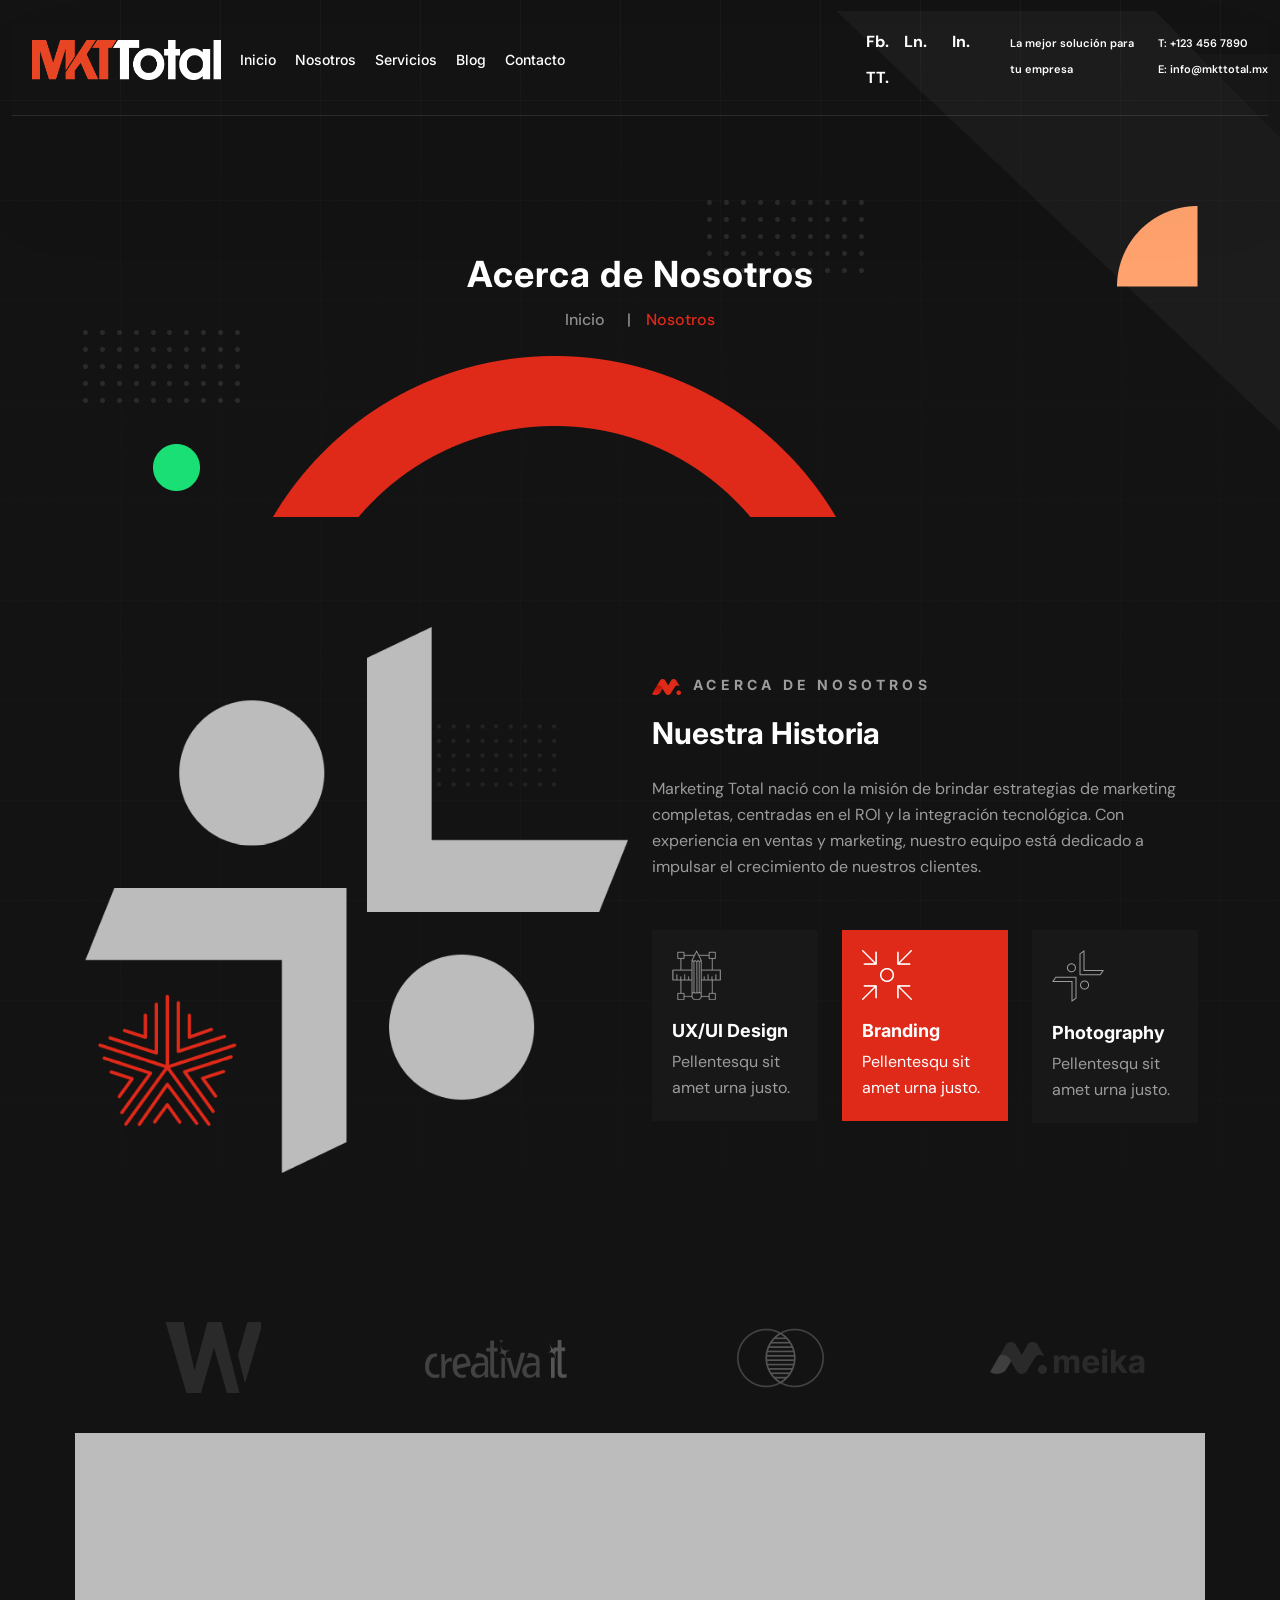
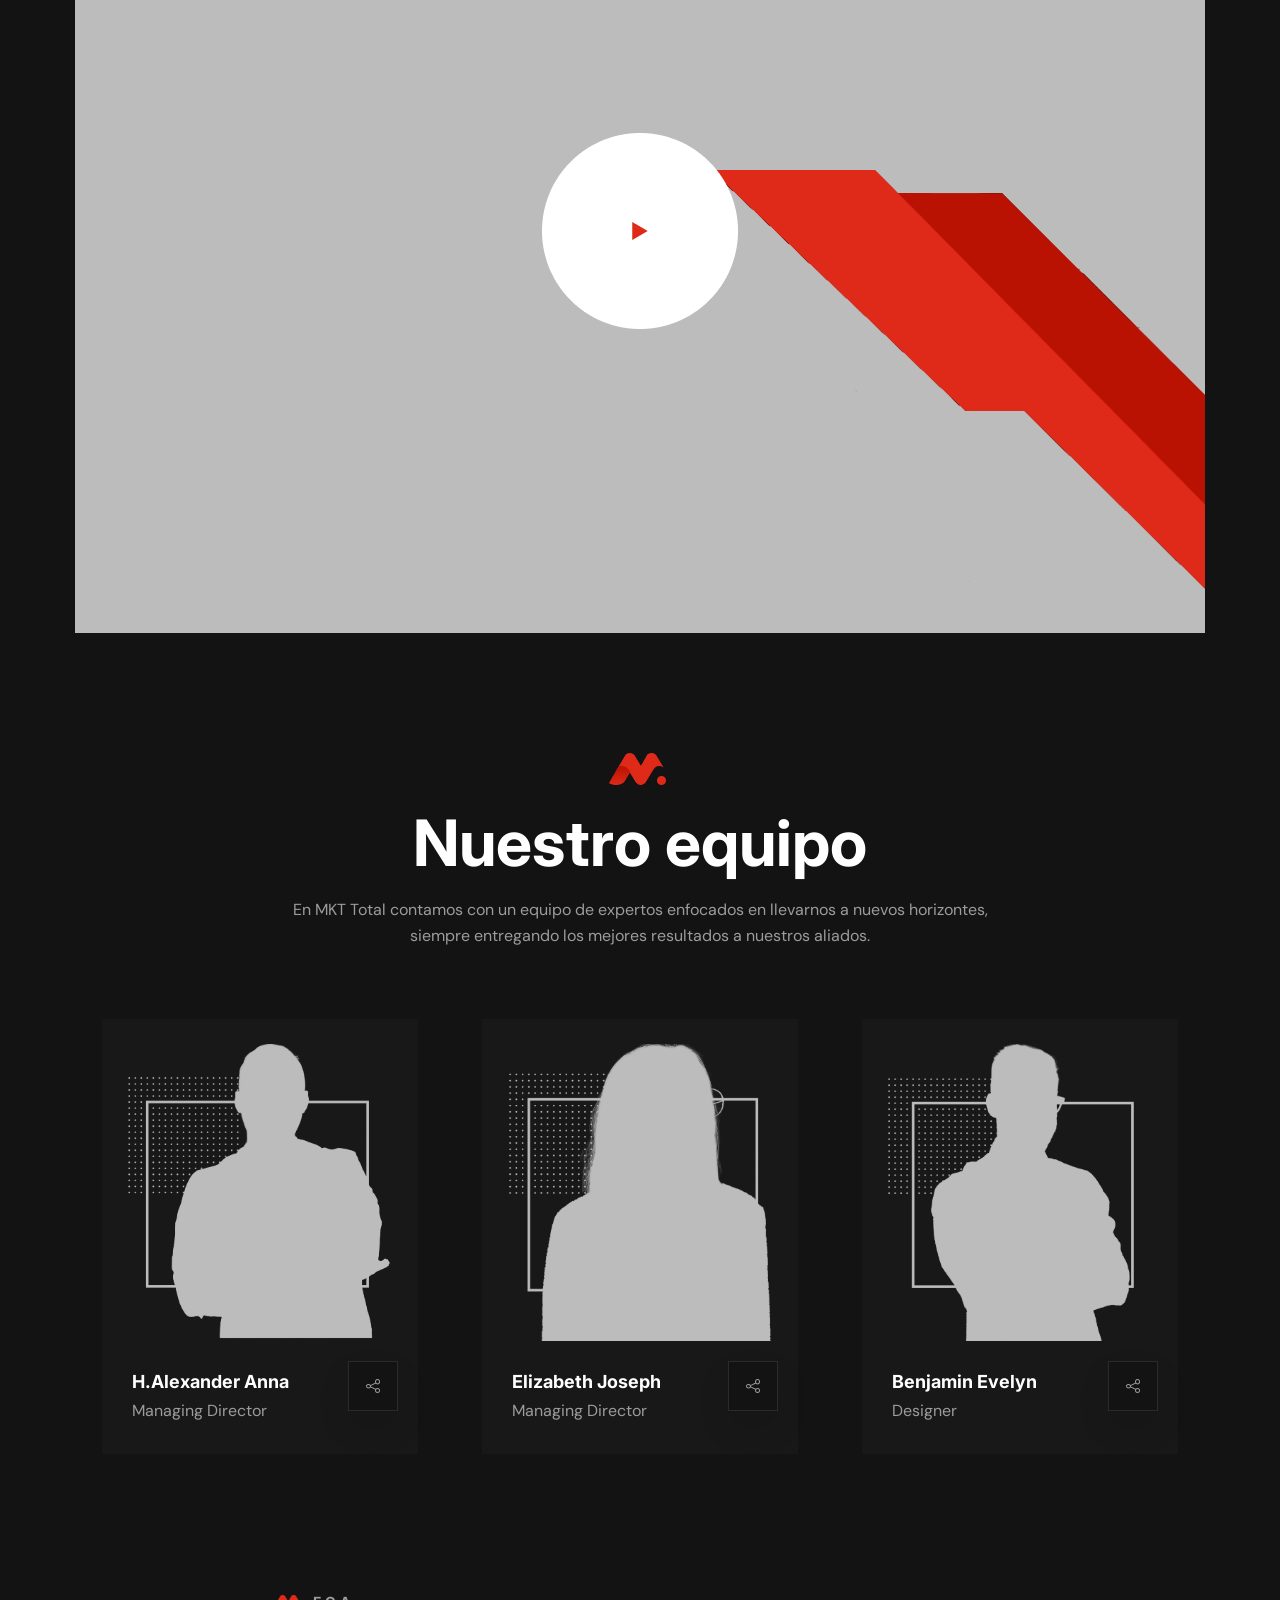
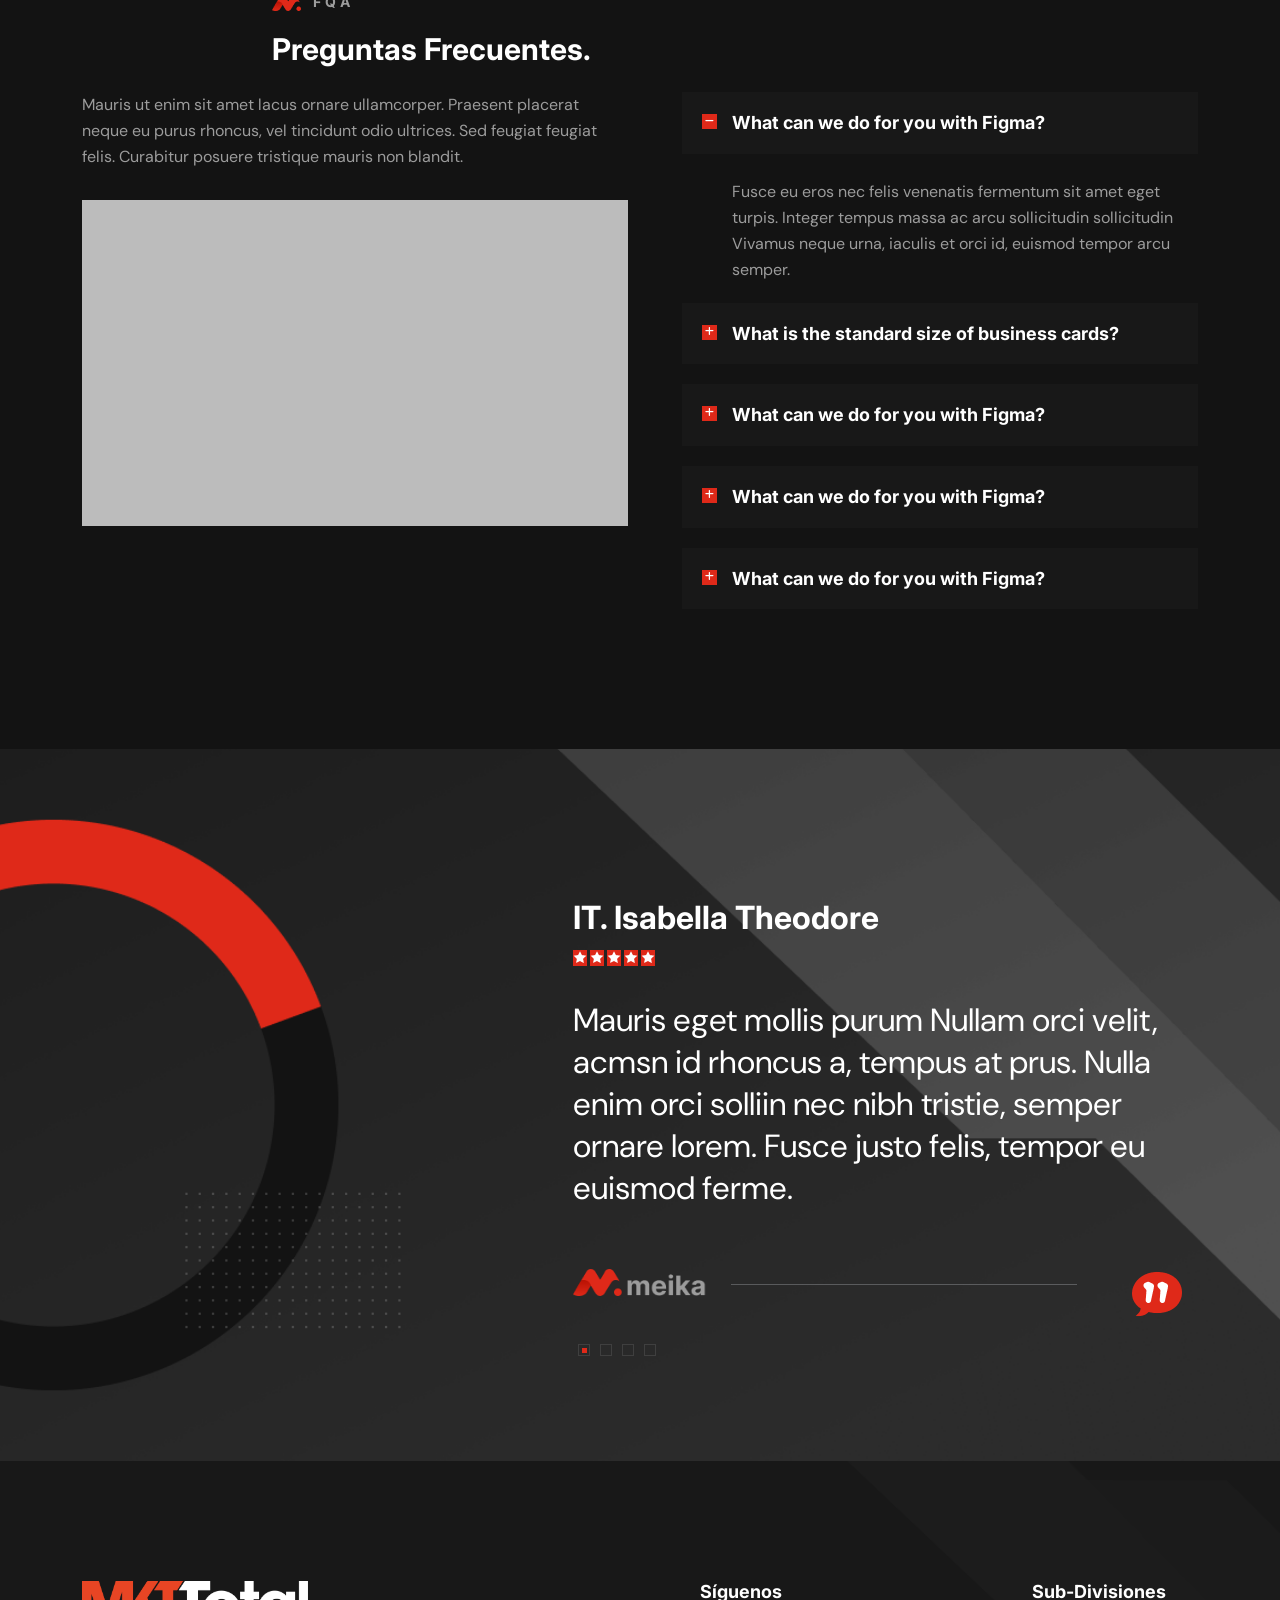
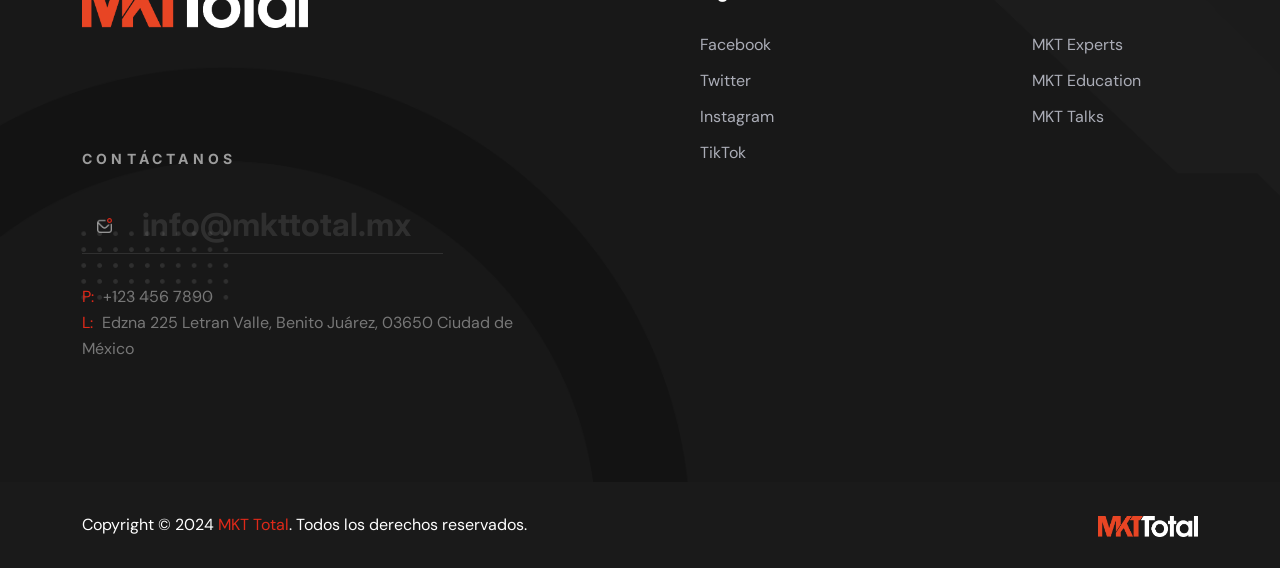
<file: about.html>
<!DOCTYPE html>
<html class="no-js" lang="zxx">
  <head>
    <meta charset="utf-8" />
    <meta http-equiv="x-ua-compatible" content="ie=edge" />
    <title>MKT Total</title>
    <meta name="description" content="" />
    <meta name="viewport" content="width=device-width, initial-scale=1" />
    <link rel="shortcut icon" type="image/x-icon" href="img/MKT_FAVICON.png" />
    <!-- Place favicon.ico in the root directory -->

    <!-- CSS here -->
    <link rel="stylesheet" href="css/bootstrap.min.css" />
    <link rel="stylesheet" href="css/animate.min.css" />
    <link rel="stylesheet" href="css/magnific-popup.css" />
    <link rel="stylesheet" href="fontawesome/css/all.min.css" />

    <link rel="stylesheet" href="css/dripicons.css" />
    <link rel="stylesheet" href="css/slick.css" />
    <link rel="stylesheet" href="css/meanmenu.css" />
    <link rel="stylesheet" href="css/default.css" />
    <link rel="stylesheet" href="css/style.css" />
    <link rel="stylesheet" href="css/responsive.css" />

    <style>

      .logoHeader{
        width: 200px;
        height: auto;
        margin-left: 20px;
      }

    </style>
  </head>
  <body class="dark">
    <!-- header -->
    <header class="header-area header">
      <div id="header-sticky" class="menu-area pl-100 pr-100">
        <div class="container-fluid">
          <div class="second-menu">
            <div class="row align-items-center">
              <div class="col-xl-2 col-lg-2">
                <div class="logo">
                  <a href="index.html"
                    ><img src="img/logo/V=RW.png"
                      alt="logo"
                      width="200px"
                      height="auto"
                      class="logoHeader"    
                  /></a>
                </div>
              </div>
              <div class="col-xl-4 col-lg-4 col-md-6">
                <div class="main-menu">
                  <nav id="mobile-menu">
                    <ul>
                      <li class="has-sub">
                        <a href="index.html">Inicio</a>
                        <!-- <ul>													
                                              <li><a href="index.html">Home Page 01</a></li>
                                              <li><a href="index-2.html">Home Page 02</a></li>													
                                              <li><a href="index-3.html">Home Page 03</a></li>													
                                          </ul> -->
                      </li>
                      <li><a href="about.html">Nosotros</a></li>
                      <li class="has-sub">
                        <a href="service.html">Servicios</a>
                        <!-- <ul>     
                                              <li><a href="service.html">Services</a></li>
                                              <li> <a href="single-service.html">Services Details</a></li>
                                               <li><a href="projects.html">Project</a></li>
                                              <li><a href="team.html">Our Team</a></li>
                                              <li><a href="team-single.html">Team Details</a></li>  
                                              <li><a href="pricing.html">Pricing</a></li>
                                                <li><a href="faq.html">Faq</a></li>
                                              <li><a href="shop.html">Shop</a></li>
                                              <li><a href="shop-details.html">Shop Details</a></li>                                                   
                                            </ul> -->
                      </li>
                      <li class="has-sub">
                        <a href="blog.html">Blog</a>
                        <!-- <ul>
                                              <li><a href="blog.html">Blog</a></li>
                                              <li><a href="blog-details.html">Blog Details</a></li>
                                          </ul> -->
                      </li>

                      <li><a href="contact.html">Contacto</a></li>
                    </ul>
                  </nav>
                </div>
              </div>
              <div
                class="col-xl-6 col-lg-6 text-right d-none d-lg-block text-right text-xl-right"
              >
                <div class="header-cta">
                  <ul>
                    <li>
                      <div class="call-box">
                        <div class="sc">
                          <a href="#">Fb.</a>
                          <a href="#">Ln.</a><br />
                          <a href="#">In.</a>
                          <a href="#">TT.</a>
                        </div>
                      </div>
                    </li>
                    <li>
                      <div class="call-box">
                        <div class="text">
                          La mejor solución para<br />
                          tu empresa
                        </div>
                      </div>
                    </li>
                    <li>
                      <div class="call-box">
                        <div class="text">
                          T: +123 456 7890<br />
                          E: info@mkttotal.mx
                        </div>
                      </div>
                    </li>
                    <!-- <li>
                                      <div class="call-box">                          
                                      <a href="#" class="menu-tigger"><img src="img/bg/toggle-menu.png" alt="logo"></a>
                                      </div>
                                  </li> -->
                  </ul>
                </div>
              </div>

              <div class="col-12">
                <div class="mobile-menu"></div>
              </div>
            </div>
          </div>
        </div>
      </div>
    </header>
    <!-- header-end -->
    <!-- offcanvas-area -->
    <div class="offcanvas-menu">
      <span class="menu-close"><i class="fas fa-times"></i></span>
      <form
        role="search"
        method="get"
        id="searchform"
        class="searchform"
        action="http://wordpress.zcube.in/xconsulta/"
      >
        <input type="text" name="s" id="search" placeholder="Search" />
        <button><i class="fa fa-search"></i></button>
      </form>
      <div id="cssmenu3" class="menu-one-page-menu-container">
        <ul class="menu">
          <li class="menu-item menu-item-type-custom menu-item-object-custom">
            <a href="index.html">Home</a>
          </li>
          <li class="menu-item menu-item-type-custom menu-item-object-custom">
            <a href="about.html">About Us</a>
          </li>
          <li class="menu-item menu-item-type-custom menu-item-object-custom">
            <a href="courses.html">Courses</a>
          </li>
          <li class="menu-item menu-item-type-custom menu-item-object-custom">
            <a href="pricing.html">Pricing </a>
          </li>
          <li class="menu-item menu-item-type-custom menu-item-object-custom">
            <a href="team.html">Teacher</a>
          </li>
          <li class="menu-item menu-item-type-custom menu-item-object-custom">
            <a href="projects.html">Gallery</a>
          </li>
          <li class="menu-item menu-item-type-custom menu-item-object-custom">
            <a href="blog.html">Blog</a>
          </li>
          <li class="menu-item menu-item-type-custom menu-item-object-custom">
            <a href="contact.html">Contact</a>
          </li>
        </ul>
      </div>
      <div id="cssmenu2" class="menu-one-page-menu-container">
        <ul id="menu-one-page-menu-12" class="menu">
          <li class="menu-item menu-item-type-custom menu-item-object-custom">
            <a href="#home"><span>+8 12 3456897</span></a>
          </li>
          <li class="menu-item menu-item-type-custom menu-item-object-custom">
            <a href="#howitwork"><span>info@example.com</span></a>
          </li>
        </ul>
      </div>
    </div>
    <div class="offcanvas-overly"></div>
    <!-- offcanvas-end -->

    <!-- main-area -->
    <main>
      <!-- breadcrumb-area -->
      <section
        class="breadcrumb-area d-flex align-items-center"
        style="background-image: url(img/bg/bdrc-bg.png)"
      >
        <div class="container">
          <div class="row align-items-center">
            <div class="col-xl-12 col-lg-12">
              <div class="breadcrumb-wrap text-center">
                <div class="breadcrumb-title">
                  <h2>Acerca de Nosotros</h2>
                  <div class="breadcrumb-wrap">
                    <nav aria-label="breadcrumb">
                      <ol class="breadcrumb">
                        <li class="breadcrumb-item">
                          <a href="index.html">Inicio</a>
                        </li>
                        <li class="breadcrumb-item active" aria-current="page">
                          Nosotros
                        </li>
                      </ol>
                    </nav>
                  </div>
                </div>
              </div>
            </div>
          </div>
        </div>
      </section>
      <!-- breadcrumb-area-end -->
      <!-- about-area -->
      <section id="about" class="about-area about-p pb-120 p-relative fix">
        <div class="container">
          <div class="row justify-content-center align-items-center">
            <div class="col-lg-6 col-md-12 col-sm-12">
              <div
                class="s-about-img p-relative wow fadeInLeft animated"
                data-animation="fadeInLeft"
                data-delay=".4s"
              >
                <img src="img/features/about_img_03.png" alt="img" />
              </div>
            </div>
            <div class="col-lg-6 col-md-12 col-sm-12">
              <div
                class="about-content s-about-content wow fadeInRight animated"
                data-animation="fadeInRight"
                data-delay=".4s"
              >
                <div class="about-title second-title pb-25">
                  <h5>
                    <span class="line">
                      <img src="img/features/sublogo.png" alt="circle_right"
                    /></span>
                    Acerca de Nosotros
                  </h5>
                  <h2>Nuestra Historia</h2>
                </div>
                <p>
                  Marketing Total nació con la misión de brindar estrategias de marketing completas, centradas en el ROI y la integración tecnológica. Con experiencia en ventas y marketing, nuestro equipo está dedicado a impulsar el crecimiento de nuestros clientes.
                </p>
                <div class="about-content2 mt-50">
                  <div class="row">
                    <div class="col-md-4">
                      <div class="about-sbox">
                        <div class="icon">
                          <img src="img/features/about-icon1.png" alt="img" />
                        </div>
                        <h6>UX/UI Design</h6>
                        <p>Pellentesqu sit amet urna justo.</p>
                      </div>
                    </div>
                    <div class="col-md-4">
                      <div class="about-sbox active">
                        <div class="icon">
                          <img src="img/features/about-icon2.png" alt="img" />
                        </div>
                        <h6>Branding</h6>
                        <p>Pellentesqu sit amet urna justo.</p>
                      </div>
                    </div>
                    <div class="col-md-4">
                      <div class="about-sbox">
                        <div class="icon">
                          <img src="img/features/about-icon3.png" alt="img" />
                        </div>
                        <h6>Photography</h6>
                        <p>Pellentesqu sit amet urna justo.</p>
                      </div>
                    </div>
                  </div>
                </div>
              </div>
            </div>
          </div>
        </div>
      </section>
      <!-- about-area-end -->
      <!-- brand-area -->
      <div
        class="brand-area pb-120 wow fadeInDown animated"
        data-animation="fadeInDown"
        data-delay=".4s"
      >
        <div class="container">
          <div class="row brand-active">
            <div class="col-xl-2">
              <div class="single-brand">
                <img src="img/brand/b-logo1.png" alt="img" />
              </div>
            </div>
            <div class="col-xl-2">
              <div class="single-brand">
                <img src="img/brand/b-logo2.png" alt="img" />
              </div>
            </div>
            <div class="col-xl-2">
              <div class="single-brand">
                <img src="img/brand/b-logo3.png" alt="img" />
              </div>
            </div>
            <div class="col-xl-2">
              <div class="single-brand">
                <img src="img/brand/b-logo4.png" alt="img" />
              </div>
            </div>
            <div class="col-xl-2">
              <div class="single-brand">
                <img src="img/brand/b-logo5.png" alt="img" />
              </div>
            </div>
            <div class="col-xl-2">
              <div class="single-brand">
                <img src="img/brand/b-logo6.png" alt="img" />
              </div>
            </div>
            <div class="col-xl-2">
              <div class="single-brand">
                <img src="img/brand/b-logo3.png" alt="img" />
              </div>
            </div>
          </div>
        </div>
      </div>
      <!-- brand-area-end -->
      <!-- pricing-area -->
      <!-- <section id="pricing" class="pricing-area pb-60 fix p-relative">
        <div class="container">
          <div class="row justify-content-center align-items-center">
            <div class="col-lg-8 col-md-9">
              <div
                class="section-title p-relative text-center mb-50 wow fadeInLeft animated"
                data-animation="fadeInLeft"
                data-delay=".4s"
              >
                <h5>
                  <span class="line">
                    <img src="img/bg/sub-text-logo.png" alt="circle_right"
                  /></span>
                </h5>
                <h2>Pricing Table</h2>
                <p>
                  Praesent ut orci sodales, cursus mauris at, fringilla mi.
                  Quisque feugiat, libero vel pulvinar accumsan, mauris nulla
                  malesuada dolor, at varius mauris magna nec felis. In congue
                  elit ligula.
                </p>
              </div>
            </div>
          </div>
          <div class="row">
            <div class="col-lg-4 col-md-6">
              <div class="pricing-box pricing-box2 mb-60">
                <div class="pricing-head">
                  <div class="month">
                    <img src="img/bg/cp-logo.png" alt="circle_right" />
                  </div>
                  <h3>Basic Plan</h3>
                  <div class="price-count">
                    <h2>$1.96</h2>
                  </div>
                  <p>Per Member Monthly Package 2023</p>
                  <hr />
                </div>

                <div class="pricing-body mt-20 mb-30 text-left">
                  <ul>
                    <li>Unlimited paid ticket</li>
                    <li>Google analytics integration/li></li>
                    <li>Customizable registration</li>
                    <li>500 Email invitations event</li>
                    <li>Event reminders</li>
                    <li>Registration form</li>
                  </ul>
                </div>

                <div class="pricing-btn mb-30">
                  <a href="contact.html" class="btn ss-btn"
                    >Sign Up Now <i class="fa-sharp fa-light fa-arrow-up"></i
                  ></a>
                </div>
                <div class="price-ntext">
                  <i class="fa-thin fa-badge-check"></i>
                  <p>Trusted by 6,000+ Companies Support Sponsor.</p>
                </div>
              </div>
            </div>
            <div class="col-lg-4 col-md-6">
              <div class="pricing-box pricing-box2 mb-60">
                <div class="pricing-head">
                  <div class="month">
                    <img src="img/bg/cp-logo.png" alt="circle_right" />
                  </div>
                  <h3>Standard Plan</h3>
                  <div class="price-count">
                    <h2>$5.96</h2>
                  </div>
                  <p>Per Member Monthly Package 2023</p>
                  <hr />
                </div>

                <div class="pricing-body mt-20 mb-30 text-left">
                  <ul>
                    <li>Unlimited paid ticket</li>
                    <li>Google analytics integration/li></li>
                    <li>Customizable registration</li>
                    <li>500 Email invitations event</li>
                    <li>Event reminders</li>
                    <li>Registration form</li>
                  </ul>
                </div>

                <div class="pricing-btn mb-30">
                  <a href="contact.html" class="btn ss-btn"
                    >Sign Up Now <i class="fa-sharp fa-light fa-arrow-up"></i
                  ></a>
                </div>
                <div class="price-ntext">
                  <i class="fa-thin fa-badge-check"></i>
                  <p>Trusted by 6,000+ Companies Support Sponsor.</p>
                </div>
              </div>
            </div>
            <div class="col-lg-4 col-md-6">
              <div class="pricing-box pricing-box2 mb-60">
                <div class="pricing-head">
                  <div class="month">
                    <img src="img/bg/cp-logo.png" alt="circle_right" />
                  </div>
                  <h3>Premium Plan</h3>
                  <div class="price-count">
                    <h2>$9.96</h2>
                  </div>
                  <p>Per Member Monthly Package 2023</p>
                  <hr />
                </div>

                <div class="pricing-body mt-20 mb-30 text-left">
                  <ul>
                    <li>Unlimited paid ticket</li>
                    <li>Google analytics integration/li></li>
                    <li>Customizable registration</li>
                    <li>500 Email invitations event</li>
                    <li>Event reminders</li>
                    <li>Registration form</li>
                  </ul>
                </div>

                <div class="pricing-btn mb-30">
                  <a href="contact.html" class="btn ss-btn"
                    >Sign Up Now <i class="fa-sharp fa-light fa-arrow-up"></i
                  ></a>
                </div>
                <div class="price-ntext">
                  <i class="fa-thin fa-badge-check"></i>
                  <p>Trusted by 6,000+ Companies Support Sponsor.</p>
                </div>
              </div>
            </div>
          </div>
        </div>
      </section> -->
      <!-- pricing-area-end -->
      <!-- video-area -->
      <section id="video" class="video-area p-relative pb-120">
        <div class="container-fluid">
          <div class="row">
            <div class="col-12">
              <div
                class="s-video-wrap"
                style="background-image: url(img/bg/video-img2.png)"
              >
                <div class="s-video-content text-center">
                  <h6>
                    <a
                      href="https://www.youtube.com/watch?v=7e90gBu4pas"
                      class="popup-video mb-50"
                      ><img src="img/bg/play-button2.png" alt="circle_right"
                    /></a>
                  </h6>
                </div>
              </div>
            </div>
          </div>
        </div>
      </section>
      <!-- video-area-end -->
      <!-- team-area -->
      <section id="team" class="team-area fix p-relative pb-90">
        <div class="container">
          <div class="row justify-content-center align-items-center">
            <div class="col-lg-8 col-md-9">
              <div
                class="section-title p-relative text-center mb-50 wow fadeInUp animated"
                data-animation="fadeInUp"
                data-delay=".4s"
              >
                <h5>
                  <span class="line">
                    <img src="img/bg/sub-text-logo.png" alt="circle_right"
                  /></span>
                </h5>
                <h2>Nuestro equipo</h2>
                <p>
                  En MKT Total contamos con un equipo de expertos enfocados en llevarnos a nuevos horizontes, siempre entregando los mejores resultados a nuestros aliados. 
                </p>
              </div>
            </div>
          </div>
          <div class="row">
            <div class="col-xl-4 col-lg-4 col-md-6">
              <div class="single-team mb-30">
                <div class="team-thumb">
                  <div class="brd2">
                    <img src="img/team/team09.png" alt="img" />
                  </div>
                  <div class="team-info">
                    <h4><a href="team-single.html">H.Alexander Anna</a></h4>
                    <p>Managing Director</p>
                    <div class="team-social">
                      <a href="#" class="share-alt"
                        ><i class="fal fa-share-alt"></i
                      ></a>
                      <ul>
                        <li>
                          <a href="#"
                            ><i class="fa-brands fa-pinterest-p"></i
                          ></a>
                        </li>
                        <li>
                          <a href="#"><i class="fab fa-instagram"></i></a>
                        </li>
                        <li>
                          <a href="#"><i class="fab fa-twitter"></i></a>
                        </li>
                        <li>
                          <a href="#"><i class="fab fa-facebook-f"></i></a>
                        </li>
                      </ul>
                    </div>
                  </div>
                </div>
              </div>
            </div>
            <div class="col-xl-4 col-lg-4 col-md-6">
              <div class="single-team mb-30">
                <div class="team-thumb">
                  <div class="brd2">
                    <img src="img/team/team10.png" alt="img" />
                  </div>
                  <div class="team-info">
                    <h4><a href="team-single.html">Elizabeth Joseph</a></h4>
                    <p>Managing Director</p>
                    <div class="team-social">
                      <a href="#" class="share-alt"
                        ><i class="fal fa-share-alt"></i
                      ></a>
                      <ul>
                        <li>
                          <a href="#"
                            ><i class="fa-brands fa-pinterest-p"></i
                          ></a>
                        </li>
                        <li>
                          <a href="#"><i class="fab fa-instagram"></i></a>
                        </li>
                        <li>
                          <a href="#"><i class="fab fa-twitter"></i></a>
                        </li>
                        <li>
                          <a href="#"><i class="fab fa-facebook-f"></i></a>
                        </li>
                      </ul>
                    </div>
                  </div>
                </div>
              </div>
            </div>
            <div class="col-xl-4 col-lg-4 col-md-6">
              <div class="single-team mb-30">
                <div class="team-thumb">
                  <div class="brd2">
                    <img src="img/team/team11.png" alt="img" />
                  </div>
                  <div class="team-info">
                    <h4><a href="team-single.html">Benjamin Evelyn</a></h4>
                    <p>Designer</p>
                    <div class="team-social">
                      <a href="#" class="share-alt"
                        ><i class="fal fa-share-alt"></i
                      ></a>
                      <ul>
                        <li>
                          <a href="#"
                            ><i class="fa-brands fa-pinterest-p"></i
                          ></a>
                        </li>
                        <li>
                          <a href="#"><i class="fab fa-instagram"></i></a>
                        </li>
                        <li>
                          <a href="#"><i class="fab fa-twitter"></i></a>
                        </li>
                        <li>
                          <a href="#"><i class="fab fa-facebook-f"></i></a>
                        </li>
                      </ul>
                    </div>
                  </div>
                </div>
              </div>
            </div>
          </div>
        </div>
      </section>
      <!-- team-area-end -->
      <!-- faq-area -->
      <section class="event event03 pb-120 p-relative fix">
        <div class="container">
          <div class="row justify-content-center align-items-center">
            <div class="col-lg-8 col-md-9">
              <div class="about-title second-title pb-25">
                <h5>
                  <span class="line">
                    <img src="img/features/sublogo.png" alt="circle_right"
                  /></span>
                  FQA
                </h5>
                <h2>Preguntas Frecuentes.</h2>
              </div>
            </div>
            <!-- <div class="col-lg-4 col-md-4 text-right">
              <a href="about.html" class="btn ss-btn smoth-scroll"
                >View All <i class="fa-sharp fa-light fa-arrow-up"></i
              ></a>
            </div> -->
          </div>
          <div class="row">
            <div
              class="col-lg-6 col-md-6 wow fadeInUp animated"
              data-animation="fadeInUp"
              data-delay=".4s"
            >
              <p class="mb-30">
                Mauris ut enim sit amet lacus ornare ullamcorper. Praesent
                placerat neque eu purus rhoncus, vel tincidunt odio ultrices.
                Sed feugiat feugiat felis. Curabitur posuere tristique mauris
                non blandit.
              </p>
              <img src="img/bg/faq-img.png" alt="circle_right" />
            </div>
            <div
              class="col-lg-6 col-md-6 wow fadeInUp animated"
              data-animation="fadeInUp"
              data-delay=".4s"
            >
              <div
                class="faq-wrap pl-30 wow fadeInUp animated"
                data-animation="fadeInUp"
                data-delay=".4s"
              >
                <div class="accordion" id="accordionExample">
                  <div class="card">
                    <div class="card-header" id="headingThree">
                      <h2 class="mb-0">
                        <button
                          class="faq-btn"
                          type="button"
                          data-bs-toggle="collapse"
                          data-bs-target="#collapseThree"
                        >
                          What can we do for you with Figma?
                        </button>
                      </h2>
                    </div>
                    <div
                      id="collapseThree"
                      class="collapse show"
                      data-bs-parent="#accordionExample"
                    >
                      <div class="card-body">
                        Fusce eu eros nec felis venenatis fermentum sit amet
                        eget turpis. Integer tempus massa ac arcu sollicitudin
                        sollicitudin Vivamus neque urna, iaculis et orci id,
                        euismod tempor arcu semper.
                      </div>
                    </div>
                  </div>
                  <div class="card">
                    <div class="card-header" id="headingOne">
                      <h2 class="mb-0">
                        <button
                          class="faq-btn collapsed"
                          type="button"
                          data-bs-toggle="collapse"
                          data-bs-target="#collapseOne"
                        >
                          What is the standard size of business cards?
                        </button>
                      </h2>
                    </div>
                    <div
                      id="collapseOne"
                      class="collapse"
                      data-bs-parent="#accordionExample"
                    >
                      <div class="card-body">
                        Fusce eu eros nec felis venenatis fermentum sit amet
                        eget turpis. Integer tempus massa ac arcu sollicitudin
                        sollicitudin Vivamus neque urna, iaculis et orci id,
                        euismod tempor arcu semper.
                      </div>
                    </div>
                  </div>
                  <div class="card">
                    <div class="card-header" id="headingTwo">
                      <h2 class="mb-0">
                        <button
                          class="faq-btn collapsed"
                          type="button"
                          data-bs-toggle="collapse"
                          data-bs-target="#collapseTwo"
                        >
                          What can we do for you with Figma?
                        </button>
                      </h2>
                    </div>
                    <div
                      id="collapseTwo"
                      class="collapse"
                      data-bs-parent="#accordionExample"
                    >
                      <div class="card-body">
                        Our community is being called to reimagine the future.
                        As the only university where a renowned design school
                        comes together with premier colleges, we are making
                        learning more relevant and transformational. We are
                        enriched by the wide range.
                      </div>
                    </div>
                  </div>
                  <div class="card">
                    <div class="card-header" id="headingFour">
                      <h2 class="mb-0">
                        <button
                          class="faq-btn collapsed"
                          type="button"
                          data-bs-toggle="collapse"
                          data-bs-target="#collapseFour"
                        >
                          What can we do for you with Figma?
                        </button>
                      </h2>
                    </div>
                    <div
                      id="collapseFour"
                      class="collapse"
                      data-bs-parent="#accordionExample"
                    >
                      <div class="card-body">
                        Fusce eu eros nec felis venenatis fermentum sit amet
                        eget turpis. Integer tempus massa ac arcu sollicitudin
                        sollicitudin Vivamus neque urna, iaculis et orci id,
                        euismod tempor arcu semper.
                      </div>
                    </div>
                  </div>
                  <div class="card">
                    <div class="card-header" id="headingFive">
                      <h2 class="mb-0">
                        <button
                          class="faq-btn collapsed"
                          type="button"
                          data-bs-toggle="collapse"
                          data-bs-target="#collapseFive"
                        >
                          What can we do for you with Figma?
                        </button>
                      </h2>
                    </div>
                    <div
                      id="collapseFive"
                      class="collapse"
                      data-bs-parent="#accordionExample"
                    >
                      <div class="card-body">
                        Fusce eu eros nec felis venenatis fermentum sit amet
                        eget turpis. Integer tempus massa ac arcu sollicitudin
                        sollicitudin Vivamus neque urna, iaculis et orci id,
                        euismod tempor arcu semper.
                      </div>
                    </div>
                  </div>
                </div>
              </div>
            </div>
          </div>
        </div>
      </section>
      <!-- faq-area -->
      <!-- testimonial-area -->
      <section
        id="testimonial"
        class="testimonial-area pt-120 pb-90 p-relative fix"
        style="
          background-image: url(img/testimonial/testimonials-bg.png);
          background-repeat: no-repeat;
          background-position: center center;
          background-size: cover;
        "
      >
        <div class="container">
          <div class="row">
            <div class="col-lg-5"></div>
            <div class="col-lg-7">
              <div class="testimonial-active2">
                <div class="single-testimonial">
                  <div class="testi-author">
                    <div class="ta-info">
                      <h6>IT. Isabella Theodore</h6>
                      <div class="review-icon">
                        <img src="img/testimonial/review-icon.png" alt="img" />
                      </div>
                    </div>
                  </div>
                  <p>
                    Mauris eget mollis purum Nullam orci velit, acmsn id rhoncus
                    a, tempus at prus. Nulla enim orci solliin nec nibh tristie,
                    semper ornare lorem. Fusce justo felis, tempor eu euismod
                    ferme.
                  </p>
                  <div class="row">
                    <div class="col-lg-3">
                      <div class="t-logo">
                        <img src="img/testimonial/t-logo.png" alt="img" />
                      </div>
                    </div>
                    <div class="col-lg-7">
                      <hr />
                    </div>
                    <div class="col-lg-2 text-right">
                      <img src="img/testimonial/qt-icon.png" alt="img" />
                    </div>
                  </div>
                </div>
                <div class="single-testimonial">
                  <div class="testi-author">
                    <div class="ta-info">
                      <h6>IT. Isabella Theodore</h6>
                      <div class="review-icon">
                        <img src="img/testimonial/review-icon.png" alt="img" />
                      </div>
                    </div>
                  </div>
                  <p>
                    Mauris eget mollis purum Nullam orci velit, acmsn id rhoncus
                    a, tempus at prus. Nulla enim orci solliin nec nibh tristie,
                    semper ornare lorem. Fusce justo felis, tempor eu euismod
                    ferme.
                  </p>
                  <div class="row">
                    <div class="col-lg-3">
                      <div class="t-logo">
                        <img src="img/testimonial/t-logo2.png" alt="img" />
                      </div>
                    </div>
                    <div class="col-lg-7">
                      <hr />
                    </div>
                    <div class="col-lg-2 text-right">
                      <img src="img/testimonial/qt-icon.png" alt="img" />
                    </div>
                  </div>
                </div>
                <div class="single-testimonial">
                  <div class="testi-author">
                    <div class="ta-info">
                      <h6>IT. Isabella Theodore</h6>
                      <div class="review-icon">
                        <img src="img/testimonial/review-icon.png" alt="img" />
                      </div>
                    </div>
                  </div>
                  <p>
                    Mauris eget mollis purum Nullam orci velit, acmsn id rhoncus
                    a, tempus at prus. Nulla enim orci solliin nec nibh tristie,
                    semper ornare lorem. Fusce justo felis, tempor eu euismod
                    ferme.
                  </p>
                  <div class="row">
                    <div class="col-lg-3">
                      <div class="t-logo">
                        <img src="img/testimonial/t-logo.png" alt="img" />
                      </div>
                    </div>
                    <div class="col-lg-7">
                      <hr />
                    </div>
                    <div class="col-lg-2 text-right">
                      <img src="img/testimonial/qt-icon.png" alt="img" />
                    </div>
                  </div>
                </div>
                <div class="single-testimonial">
                  <div class="testi-author">
                    <div class="ta-info">
                      <h6>IT. Isabella Theodore</h6>
                      <div class="review-icon">
                        <img src="img/testimonial/review-icon.png" alt="img" />
                      </div>
                    </div>
                  </div>
                  <p>
                    Mauris eget mollis purum Nullam orci velit, acmsn id rhoncus
                    a, tempus at prus. Nulla enim orci solliin nec nibh tristie,
                    semper ornare lorem. Fusce justo felis, tempor eu euismod
                    ferme.
                  </p>
                  <div class="row">
                    <div class="col-lg-3">
                      <div class="t-logo">
                        <img src="img/testimonial/t-logo2.png" alt="img" />
                      </div>
                    </div>
                    <div class="col-lg-7">
                      <hr />
                    </div>
                    <div class="col-lg-2 text-right">
                      <img src="img/testimonial/qt-icon.png" alt="img" />
                    </div>
                  </div>
                </div>
              </div>
            </div>
          </div>
        </div>
      </section>
      <!-- testimonial-area-end -->
    </main>
    <!-- main-area-end -->
    <!-- footer -->
    <footer class="footer-bg footer-p">
        <div
          class="footer-top pt-120 pb-90 p-relative"
          style="
            background-color: #161616;
            background-image: url(img/bg/footer_bg.png);
            background-repeat: no-repeat;
            background-size: cover;
          "
        >
          <div class="container">
            <div class="row justify-content-between">
              <div class="col-xl-5 col-lg-5 col-sm-6">
                <div class="footer-widget mb-30">
                  <div class="f-widget-title mb-100">
                    <img src="img/logo/V=RW.png" alt="img" />
                  </div>
                  <div
                    class="footer-subricbe p-relative"
                    data-animation="fadeInDown"
                    data-delay=".4s"
                  >
                    <h6>Contáctanos</h6>
                    <form
                      action="news-mail.php"
                      method="post"
                      class="contact-form"
                    >
                      <button class="btn">
                        <img src="img/bg/sbtn-icon.png" alt="img" />
                      </button>
                      <input
                        type="text"
                        id="email2"
                        name="email2"
                        class="header-input"
                        placeholder="info@mkttotal.mx"
                        required
                      />
                    </form>
                  </div>
                  <div class="info">
                    <ul>
                      <li><span class="red">P:</span> +123 456 7890</li>
                      <li>
                        <span class="red">L:</span> Edzna 225 Letran Valle, Benito Juárez, 03650 Ciudad de México
                      </li>
                    </ul>
                  </div>
                </div>
              </div>
              <div class="col-xl-2 col-lg-2 col-sm-6">
                <div class="footer-widget mb-30">
                  <div class="f-widget-title">
                    <h2>Síguenos</h2>
                  </div>
                  <div class="footer-link">
                    <ul>
                      <li><a href="#">Facebook</a></li>
                      <li><a href="#">Twitter</a></li>
                      <li><a href="#">Instagram</a></li>
                      <li><a href="#">TikTok</a></li>
                    </ul>
                  </div>
                </div>
              </div>
              <div class="col-xl-2 col-lg-2 col-sm-6">
                <div class="footer-widget mb-30">
                  <div class="f-widget-title">
                    <h2>Sub-Divisiones</h2>
                  </div>
                  <div class="footer-link">
                    <ul>
                      <li><a href="faq.html">MKT Experts</a></li>
                      <li><a href="#">MKT Education</a></li>
                      <li><a href="#">MKT Talks</a></li>
                     <!--  <li><a href="#">We’re Hiring</a></li>
                      <li><a href="#">Cookie Policy</a></li>
                      <li><a href="#"> News & Media</a></li> -->
                    </ul>
                  </div>
                </div>
              </div>
              <!-- <div class="col-xl-2 col-lg-2 col-sm-6">
                <div class="footer-widget mb-30">
                  <div class="f-widget-title">
                    <h2>Explore</h2>
                  </div>
                  <div class="footer-link">
                    <ul>
                      <li><a href="faq.html"> Contact Us</a></li>
                      <li><a href="#">Team Member</a></li>
                      <li><a href="#">Latest Portfolio</a></li>
                      <li><a href="#">Shop Page</a></li>
                      <li><a href="#">News & Media</a></li>
                    </ul>
                  </div>
                </div>
              </div> -->
            </div>
          </div>
        </div>
  
        <div class="copyright-wrap">
          <div class="container">
            <div class="row align-items-center">
              <div class="col-lg-6">
                Copyright © 2024 <a href="#">MKT Total</a>. Todos los derechos reservados.
              </div>
              <div class="col-lg-6 text-right">
                <img src="img/logo/V=RW.png" alt="img" width="100px" >
              </div>
            </div>
          </div>
        </div>
      </footer>
    <!-- footer-end -->
    <!-- JS here -->
    <script src="js/vendor/modernizr-3.5.0.min.js"></script>
    <script src="js/vendor/jquery-3.6.0.min.js"></script>
    <script src="js/popper.min.js"></script>
    <script src="js/bootstrap.min.js"></script>
    <script src="js/slick.min.js"></script>
    <script src="js/ajax-form.js"></script>
    <script src="js/paroller.js"></script>
    <script src="js/wow.min.js"></script>
    <script src="js/js_isotope.pkgd.min.js"></script>
    <script src="js/imagesloaded.min.js"></script>
    <script src="js/parallax.min.js"></script>
    <script src="js/jquery.waypoints.min.js"></script>
    <script src="js/jquery.counterup.min.js"></script>
    <script src="js/jquery.scrollUp.min.js"></script>
    <script src="js/jquery.meanmenu.min.js"></script>
    <script src="js/parallax-scroll.js"></script>
    <script src="js/jquery.magnific-popup.min.js"></script>
    <script src="js/element-in-view.js"></script>
    <script src="js/main.js"></script>
  </body>
</html>
</file>
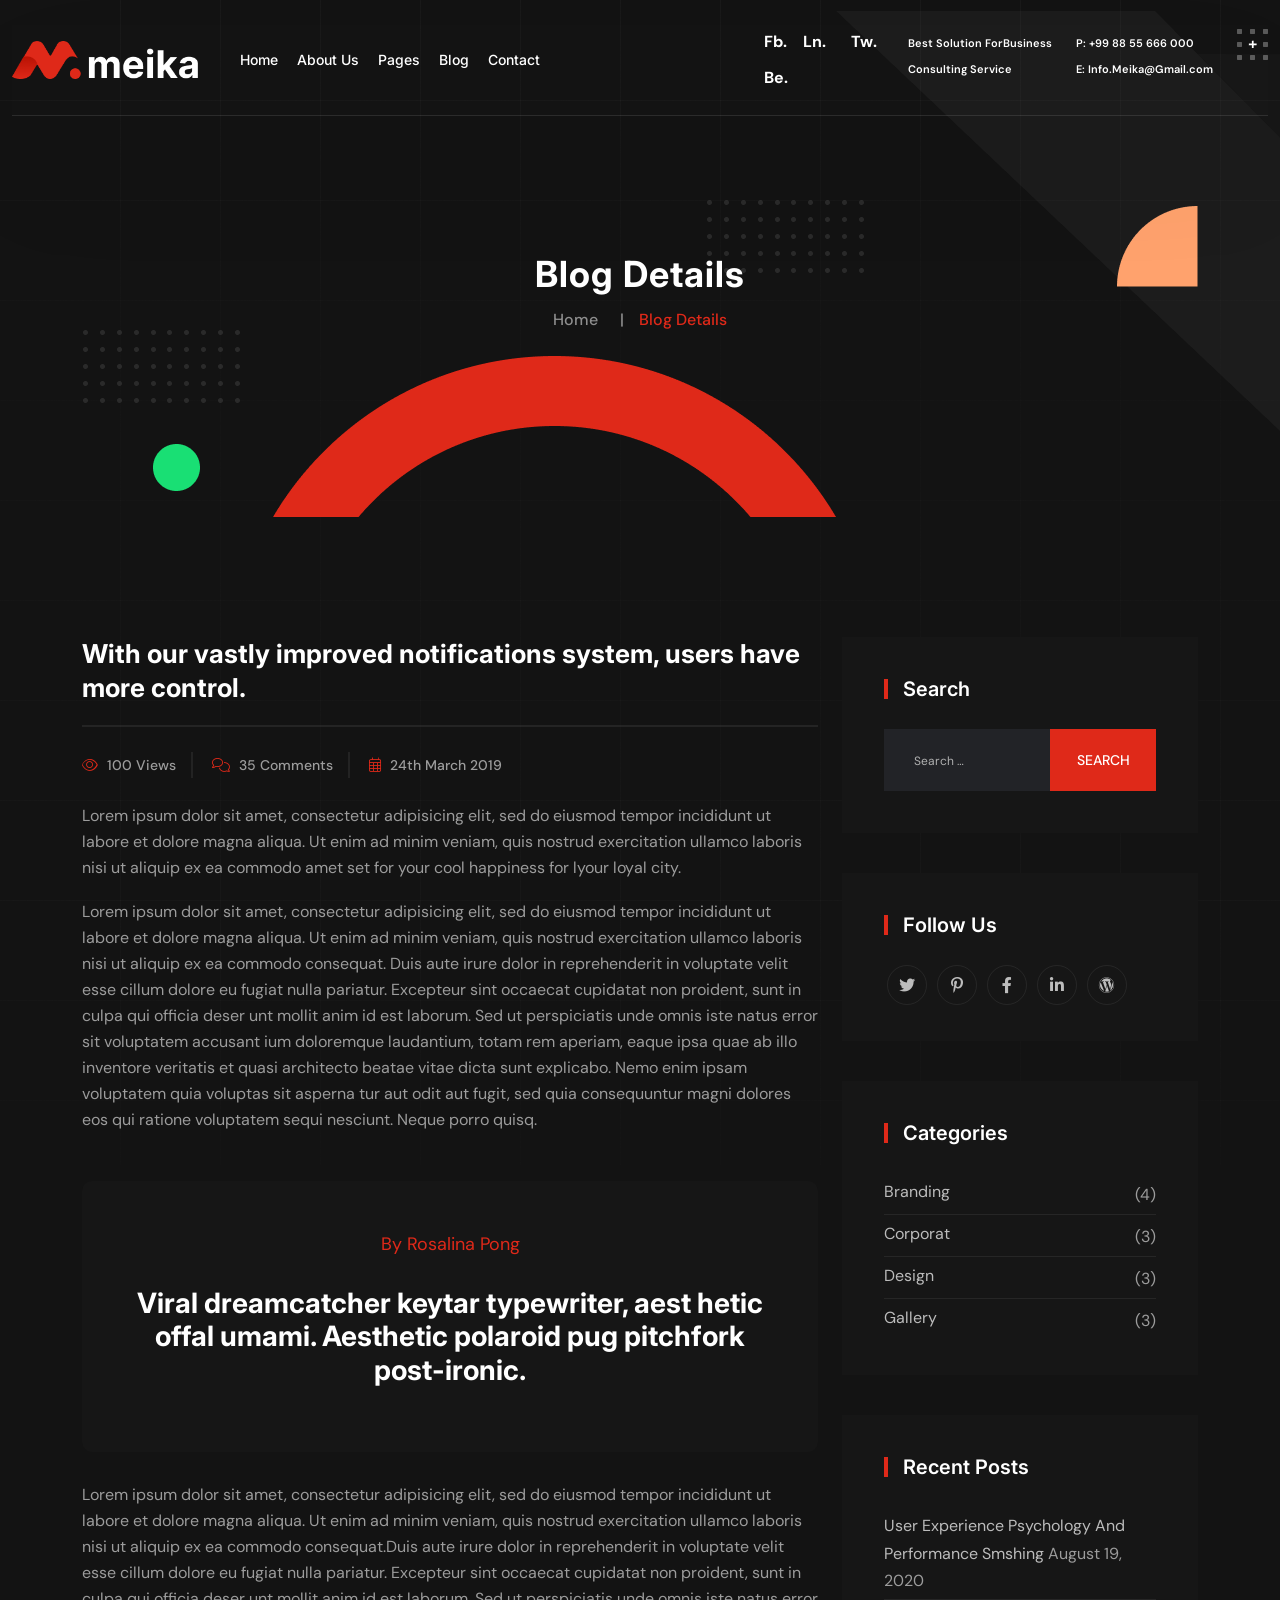
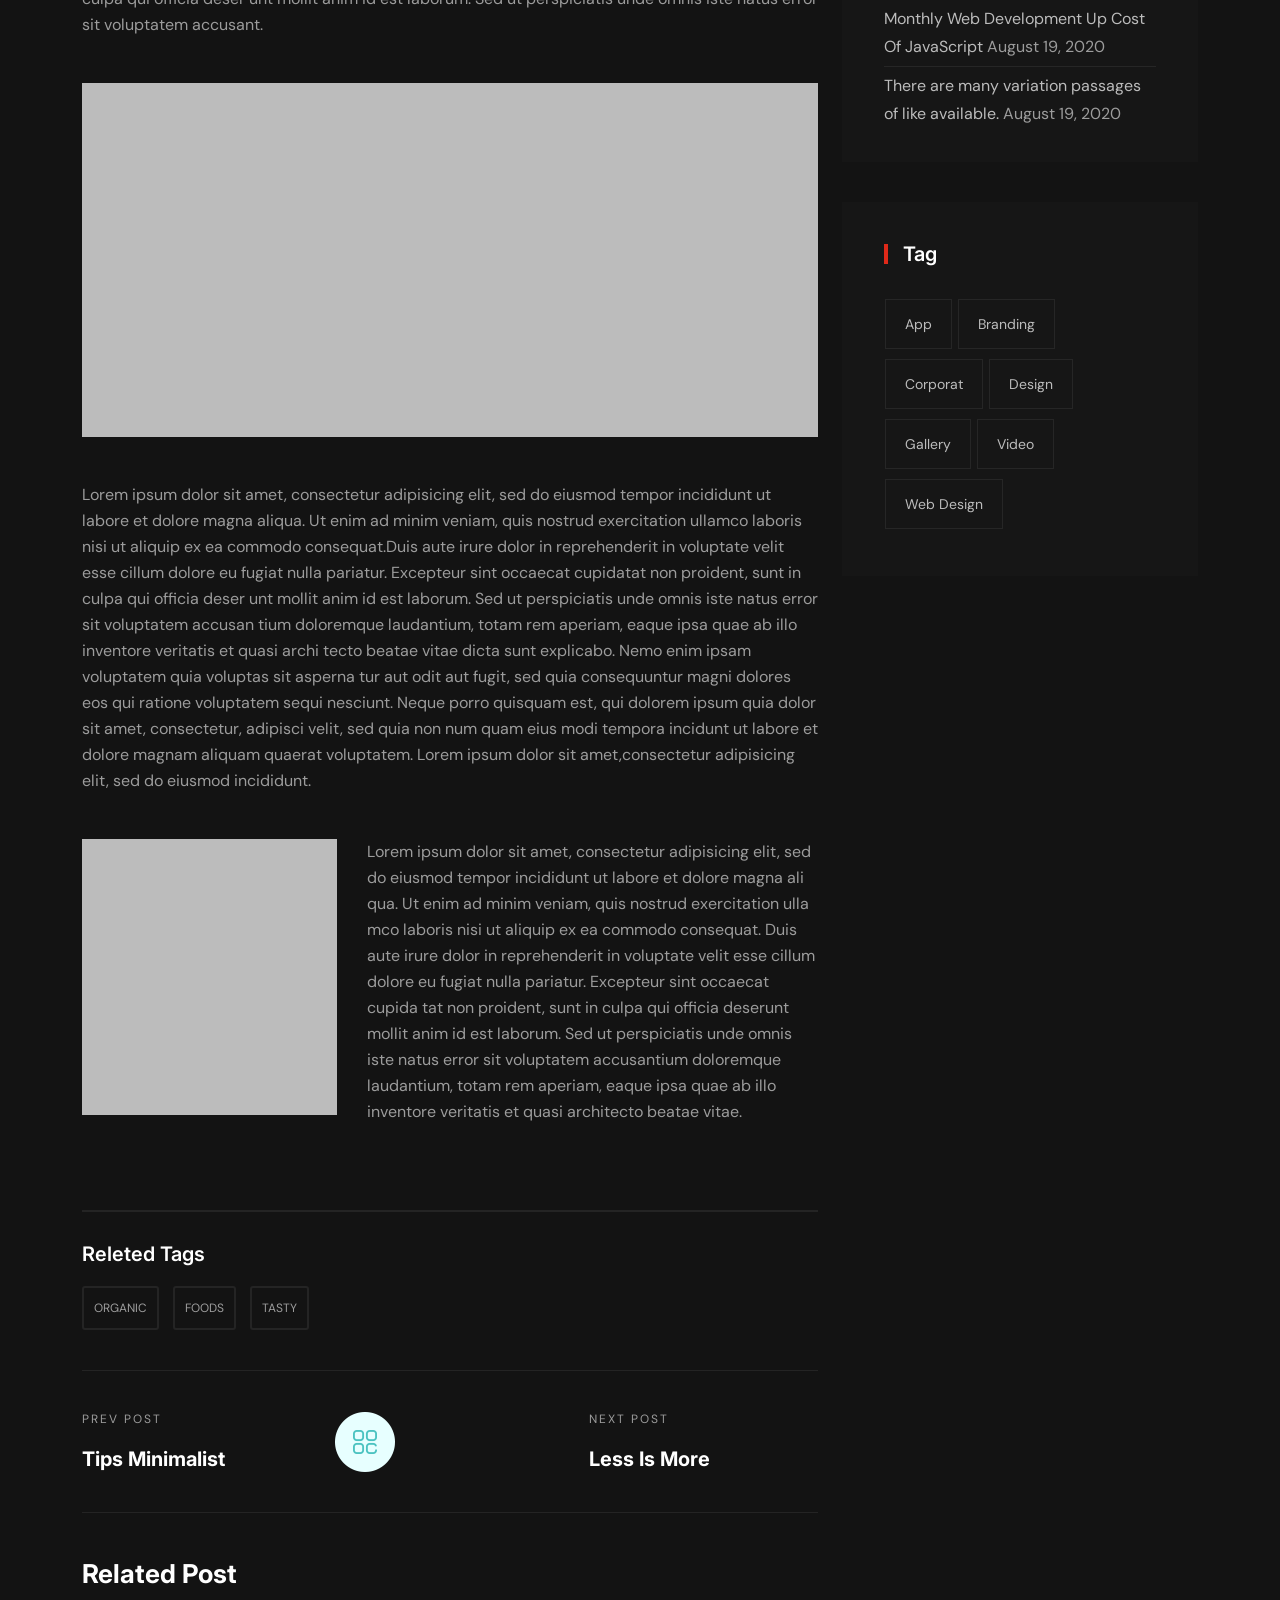
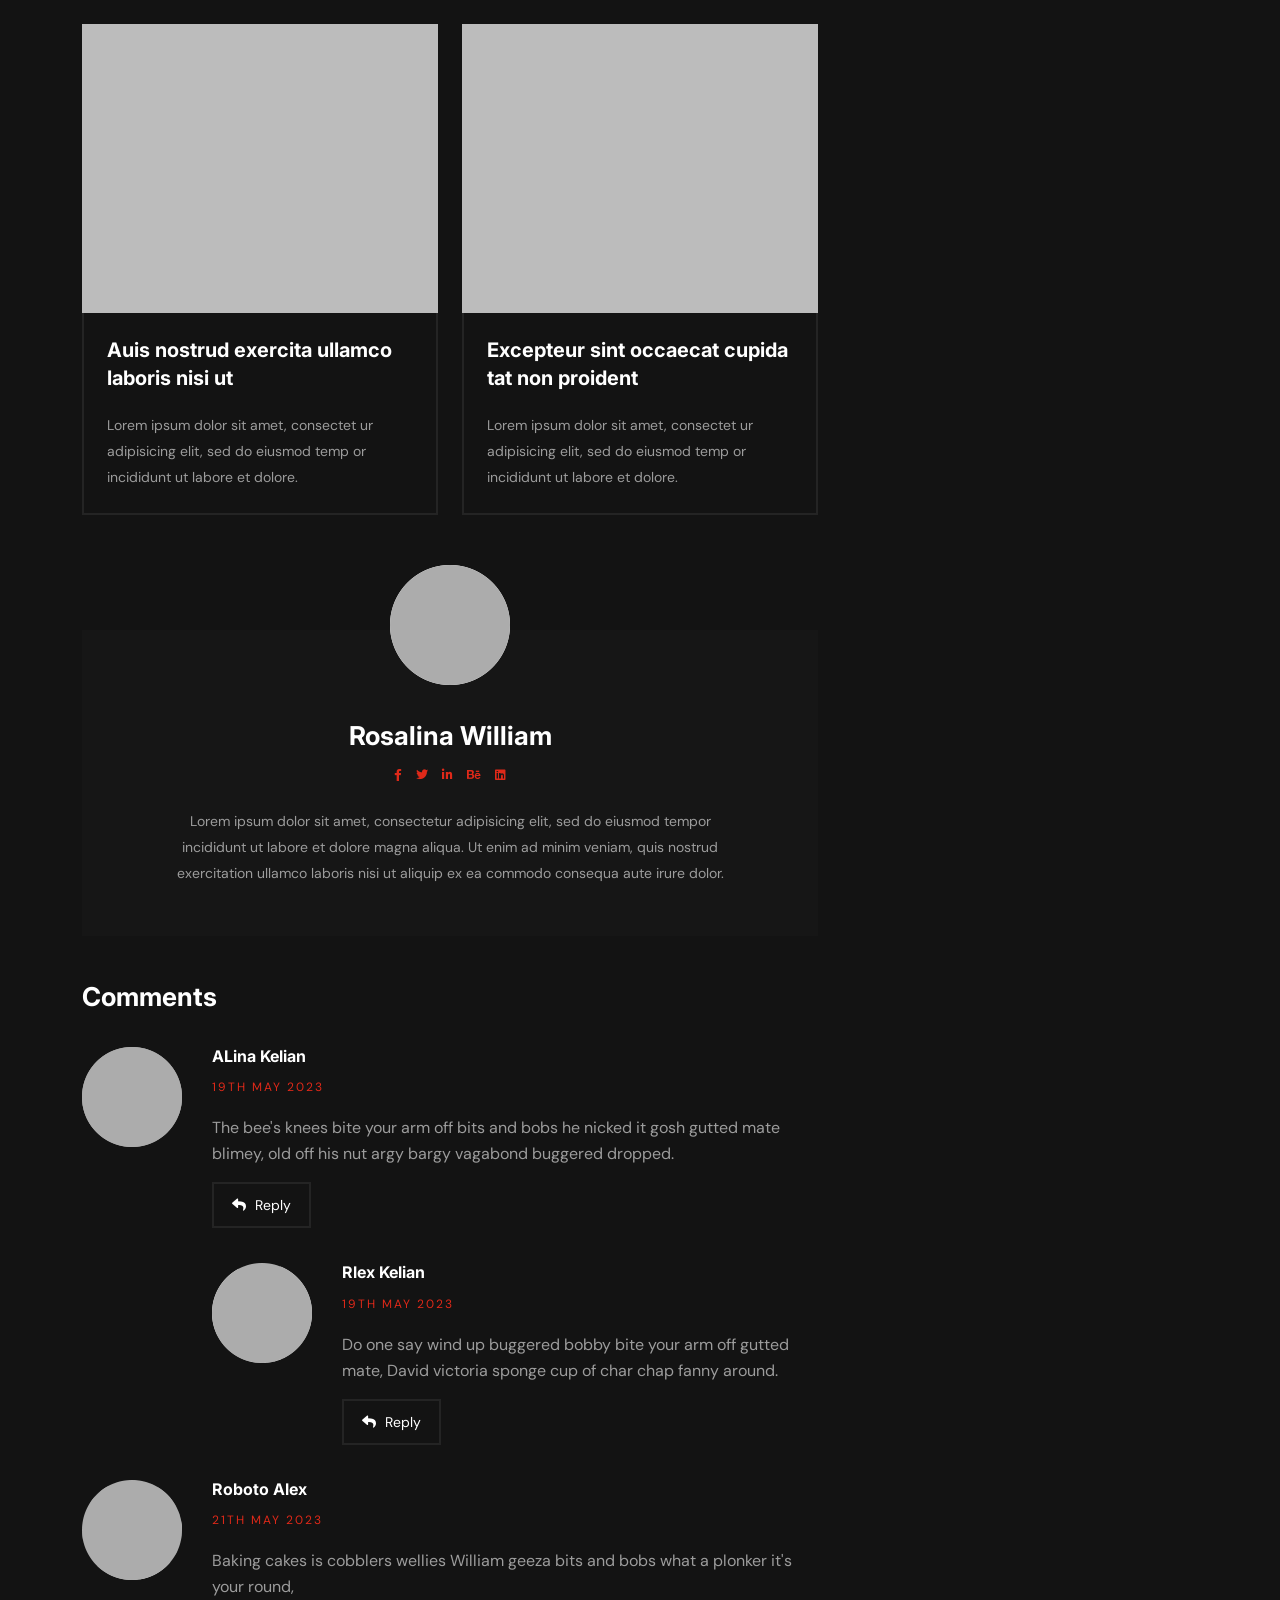
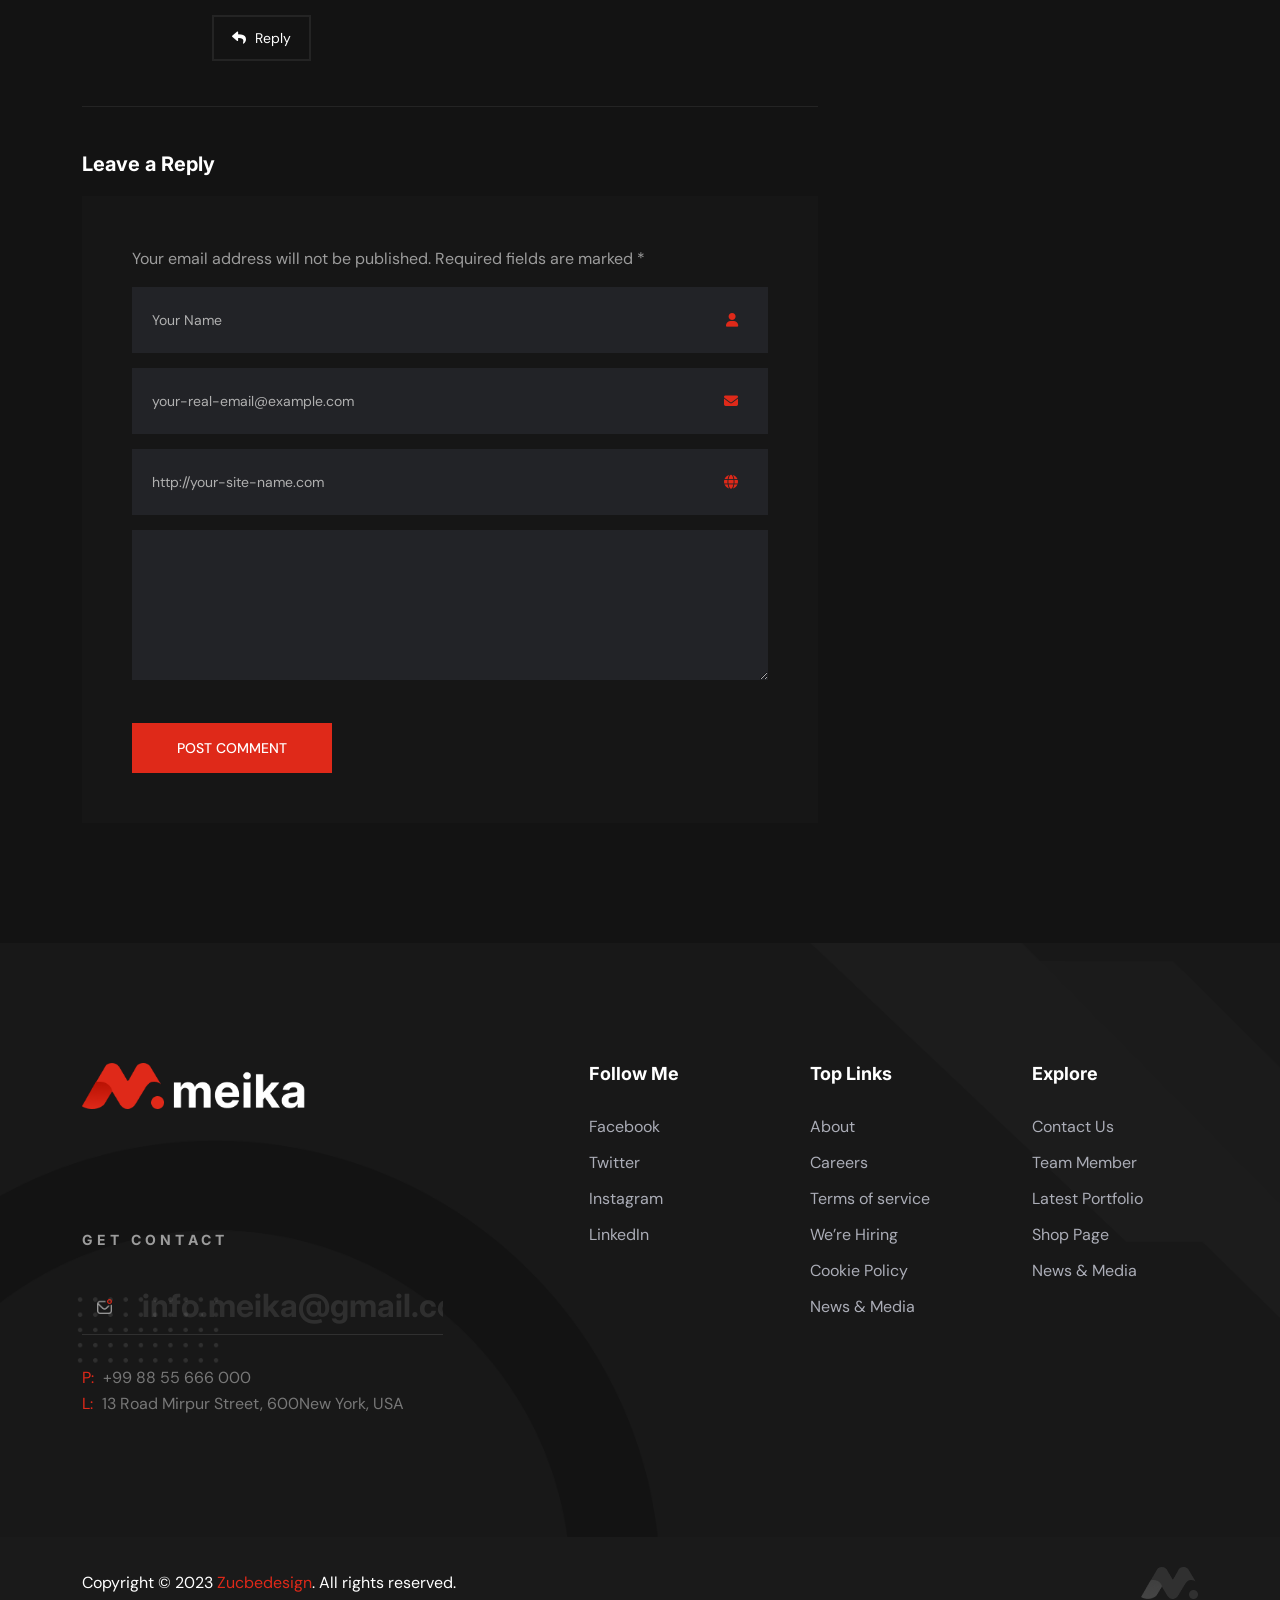
<file: blog-details.html>
<!doctype html>
<html class="no-js" lang="zxx">
    <head>
        <meta charset="utf-8">
        <meta http-equiv="x-ua-compatible" content="ie=edge">
        <title>Meika - Creative Agency HTML Template </title>
        <meta name="description" content="">
        <meta name="viewport" content="width=device-width, initial-scale=1">
		<link rel="shortcut icon" type="image/x-icon" href="img/favicon.ico">
        <!-- Place favicon.ico in the root directory -->

		<!-- CSS here -->
        <link rel="stylesheet" href="css/bootstrap.min.css">
        <link rel="stylesheet" href="css/animate.min.css">
        <link rel="stylesheet" href="css/magnific-popup.css">
        <link rel="stylesheet" href="fontawesome/css/all.min.css">
        
        <link rel="stylesheet" href="css/dripicons.css">
        <link rel="stylesheet" href="css/slick.css">
        <link rel="stylesheet" href="css/meanmenu.css">
        <link rel="stylesheet" href="css/default.css">
        <link rel="stylesheet" href="css/style.css">
        <link rel="stylesheet" href="css/responsive.css">
    </head>
      <body class="dark">
         <!-- header -->
        <header class="header-area header">  
			  <div id="header-sticky" class="menu-area pl-100 pr-100">
                <div class="container-fluid">
                    <div class="second-menu">
                        <div class="row align-items-center">
                             <div class="col-xl-2 col-lg-2">
                                <div class="logo">
                                    <a href="index.html"><img src="img/logo/logo.png" alt="logo"></a>
                                </div>
                            </div>
                           <div class="col-xl-4 col-lg-4 col-md-6">
                              
                                <div class="main-menu">
                                    <nav id="mobile-menu">
                                          <ul>
                                            <li class="has-sub">
                                                <a href="index.html">Home</a>
                                                <ul>													
													<li><a href="index.html">Home Page 01</a></li>
													<li><a href="index-2.html">Home Page 02</a></li>													
													<li><a href="index-3.html">Home Page 03</a></li>													
												</ul>
                                            </li>
                                            <li><a href="about.html">About Us</a></li>   
                                            <li class="has-sub"><a href="#">Pages</a>
												<ul>     
                                                    <li><a href="service.html">Services</a></li>
                                                    <li> <a href="single-service.html">Services Details</a></li>
                                                     <li><a href="projects.html">Project</a></li>
                                                    <li><a href="team.html">Our Team</a></li>
                                                    <li><a href="team-single.html">Team Details</a></li>  
                                                    <li><a href="pricing.html">Pricing</a></li>
                                                      <li><a href="faq.html">Faq</a></li>
                                                    <li><a href="shop.html">Shop</a></li>
                                                    <li><a href="shop-details.html">Shop Details</a></li>                                                   
                                                  </ul>
											</li>
                                            <li class="has-sub"> 
                                                <a href="blog.html">Blog</a>
                                                <ul>
                                                    <li><a href="blog.html">Blog</a></li>
                                                    <li><a href="blog-details.html">Blog Details</a></li>
                                                </ul>
                                            </li>


                                            <li><a href="contact.html">Contact</a></li>                                               
                                        </ul>
                                    </nav>
                                </div>
                            </div>   
                             <div class="col-xl-6 col-lg-6 text-right d-none d-lg-block text-right text-xl-right">
                                 <div class="header-cta">
                                    <ul>
                                       <li>
                                          <div class="call-box">
                                              <div class="sc">
                                                 <a href="#">Fb.</a>
                                                 <a href="#">Ln.</a><br>
                                                 <a href="#">Tw.</a>
                                                 <a href="#">Be.</a>
                                              </div>                                            
                                          </div>
                                       </li>
                                       <li>
                                          <div class="call-box">                                            
                                             <div class="text">
                                               Best Solution ForBusiness<br> Consulting Service                           
                                             </div>
                                          </div>
                                       </li>
                                        <li>
                                          <div class="call-box">                                            
                                             <div class="text">
                                             P: +99 88 55 666 000<br> E: Info.Meika@Gmail.com             
                                             </div>
                                          </div>
                                       </li>
                                        <li>
                                            <div class="call-box">                          
                                            <a href="#" class="menu-tigger"><img src="img/bg/toggle-menu.png" alt="logo"></a>
                                            </div>
                                        </li>
                                      
                                    </ul>
                                 </div>                              
                            </div>
                            
                                <div class="col-12">
                                    <div class="mobile-menu"></div>
                                </div>
                        </div>                   
                        </div>                   
                </div>
            </div>
        </header>
        <!-- header-end -->
       <!-- offcanvas-area -->
          <div class="offcanvas-menu">
             <span class="menu-close"><i class="fas fa-times"></i></span>
             <form role="search" method="get" id="searchform"   class="searchform" action="http://wordpress.zcube.in/xconsulta/">
                <input type="text" name="s" id="search" placeholder="Search"/>
                <button><i class="fa fa-search"></i></button>
             </form>
             <div id="cssmenu3" class="menu-one-page-menu-container">
                <ul  class="menu">
                   <li class="menu-item menu-item-type-custom menu-item-object-custom"><a href="index.html">Home</a></li>
                   <li class="menu-item menu-item-type-custom menu-item-object-custom"><a href="about.html">About Us</a></li>
                   <li class="menu-item menu-item-type-custom menu-item-object-custom"><a href="courses.html">Courses</a></li>
                   <li class="menu-item menu-item-type-custom menu-item-object-custom"><a href="pricing.html">Pricing </a></li>
                   <li class="menu-item menu-item-type-custom menu-item-object-custom"><a href="team.html">Teacher</a></li>
                   <li class="menu-item menu-item-type-custom menu-item-object-custom"><a href="projects.html">Gallery</a></li>
                   <li class="menu-item menu-item-type-custom menu-item-object-custom"><a href="blog.html">Blog</a></li>
                   <li class="menu-item menu-item-type-custom menu-item-object-custom"><a href="contact.html">Contact</a></li>
                </ul>
             </div>
             <div id="cssmenu2" class="menu-one-page-menu-container">
                <ul id="menu-one-page-menu-12" class="menu">
                   <li class="menu-item menu-item-type-custom menu-item-object-custom"><a href="#home"><span>+8 12 3456897</span></a></li>
                   <li class="menu-item menu-item-type-custom menu-item-object-custom"><a href="#howitwork"><span>info@example.com</span></a></li>
                </ul>
             </div>
          </div>
          <div class="offcanvas-overly"></div>
          <!-- offcanvas-end -->
        <!-- main-area -->
        <main>
            
        <!-- breadcrumb-area -->
            <section class="breadcrumb-area d-flex align-items-center" style="background-image:url(img/bg/bdrc-bg.png);">
                <div class="container">
                    <div class="row align-items-center">
                        <div class="col-xl-12 col-lg-12">
                            <div class="breadcrumb-wrap text-center">
                                <div class="breadcrumb-title">
                                    <h2>Blog Details</h2>    
                                    <div class="breadcrumb-wrap">
                              
                                <nav aria-label="breadcrumb">
                                    <ol class="breadcrumb">
                                        <li class="breadcrumb-item"><a href="index.html">Home</a></li>
                                        <li class="breadcrumb-item active" aria-current="page">Blog Details</li>
                                    </ol>
                                </nav>
                            </div>
                                </div>
                            </div>
                        </div>
                        
                    </div>
                </div>
            </section>
            <!-- breadcrumb-area-end -->
            <!-- inner-blog -->
            <section class="inner-blog pt-120 pb-120">
                <div class="container">
                    <div class="row">
                        <div class="col-lg-8">
                            <div class="blog-details-wrap">
                                <div class="details__content pb-30">
                                    <h2>With our vastly improved notifications system, users
                                        have more control.</h2>
                                    <div class="meta-info">
                                        <ul>
                                            <li><i class="fal fa-eye"></i> 100 Views  </li>
                                            <li><i class="fal fa-comments"></i> 35 Comments</li>
                                            <li><i class="fal fa-calendar-alt"></i> 24th March 2019</li>
                                        </ul>
                                    </div>
                                    <p>Lorem ipsum dolor sit amet, consectetur adipisicing elit, sed do eiusmod tempor incididunt ut labore et dolore magna aliqua. Ut enim ad minim veniam, quis nostrud exercitation ullamco laboris nisi ut aliquip ex ea commodo amet set for your cool happiness for lyour loyal city.</p>
                                    <p>Lorem ipsum dolor sit amet, consectetur adipisicing elit, sed do eiusmod tempor incididunt ut labore et dolore magna aliqua. Ut enim ad minim veniam, quis nostrud exercitation ullamco laboris nisi ut aliquip ex ea commodo consequat. Duis aute irure dolor in reprehenderit in voluptate velit esse cillum dolore eu fugiat nulla pariatur. Excepteur sint occaecat cupidatat non proident, sunt in culpa qui officia deser unt mollit anim id est laborum. Sed ut perspiciatis unde omnis iste natus error sit voluptatem accusant ium doloremque laudantium, totam rem aperiam, eaque ipsa quae ab illo inventore veritatis et quasi architecto beatae vitae dicta sunt explicabo. Nemo enim ipsam voluptatem quia voluptas sit asperna tur aut odit aut fugit, sed quia consequuntur magni dolores eos qui ratione voluptatem sequi nesciunt. Neque porro quisq.</p>
                                    <blockquote>
                                        <footer>By Rosalina Pong</footer>
                                        <h3>Viral dreamcatcher keytar typewriter, aest hetic offal umami. Aesthetic polaroid pug pitchfork post-ironic.</h3>
                                    </blockquote>
                                    <p>Lorem ipsum dolor sit amet, consectetur adipisicing elit, sed do eiusmod tempor incididunt ut labore et dolore magna aliqua. Ut enim ad minim veniam, quis nostrud exercitation ullamco laboris nisi ut aliquip ex ea commodo consequat.Duis aute irure dolor in reprehenderit in voluptate velit esse cillum dolore eu fugiat nulla pariatur. Excepteur sint occaecat cupidatat non proident, sunt in culpa qui officia deser unt mollit anim id est laborum. Sed ut perspiciatis unde omnis iste natus error sit voluptatem accusant.</p>
                                    <div class="details__content-img">
                                        <img src="img/blog/b_details01.jpg" alt="">
                                    </div>
                                    <p>Lorem ipsum dolor sit amet, consectetur adipisicing elit, sed do eiusmod tempor incididunt ut labore et dolore magna aliqua. Ut enim ad minim veniam, quis nostrud exercitation ullamco laboris nisi ut aliquip ex ea commodo consequat.Duis aute irure dolor in reprehenderit in voluptate velit esse cillum dolore eu fugiat nulla pariatur. Excepteur sint occaecat cupidatat non proident, sunt in culpa qui officia deser unt mollit anim id est laborum. Sed ut perspiciatis unde omnis iste natus error sit voluptatem accusan tium doloremque laudantium, totam rem aperiam, eaque ipsa quae ab illo inventore veritatis et quasi archi tecto beatae vitae dicta sunt explicabo. Nemo enim ipsam voluptatem quia voluptas sit asperna tur aut odit aut fugit, sed quia consequuntur magni dolores eos qui ratione voluptatem sequi nesciunt. Neque porro quisquam est, qui dolorem ipsum quia dolor sit amet, consectetur, adipisci velit, sed quia non num quam eius modi tempora incidunt ut labore et dolore magnam aliquam quaerat voluptatem. Lorem ipsum dolor sit amet,consectetur adipisicing elit, sed do eiusmod incididunt.</p>
                                    <figure>
                                        <img src="img/blog/b_details02.jpg" alt="">
                                        <p>Lorem ipsum dolor sit amet, consectetur adipisicing elit, sed do eiusmod tempor incididunt ut labore et dolore magna ali qua. Ut enim ad minim veniam, quis nostrud exercitation ulla mco laboris nisi ut aliquip ex ea commodo consequat. Duis aute irure dolor in reprehenderit in voluptate velit esse cillum dolore eu fugiat nulla pariatur. Excepteur sint occaecat cupida tat non proident, sunt in culpa qui officia deserunt mollit anim id est laborum. Sed ut perspiciatis unde omnis iste natus error sit voluptatem accusantium doloremque laudantium, totam rem aperiam, eaque ipsa quae ab illo inventore veritatis et quasi architecto beatae vitae.</p>
                                    </figure>
                                    <div class="row">
                                        <div class="col-xl-12 col-md-12">
                                            <div class="post__tag">
                                                <h5>Releted Tags</h5>
                                                <ul>
                                                    <li><a href="#">organic</a></li>
                                                    <li><a href="#">Foods</a></li>
                                                    <li><a href="#">tasty</a></li>
                                                </ul>
                                            </div>
                                        </div>
                                        
                                    </div>
                                </div>
                                <div class="posts_navigation pt-35 pb-35">
                                    <div class="row align-items-center">
                                        <div class="col-xl-4 col-md-5">
                                            <div class="prev-link">
                                                <span>Prev Post</span>
                                                <h4><a href="#">Tips Minimalist</a></h4>
                                            </div>
                                        </div>
                                        <div class="col-xl-4 col-md-2 text-left text-md-center">
                                            <a href="blog.html" class="blog-filter"><img src="img/icon/c_d01.png" alt=""></a>
                                        </div>
                                        <div class="col-xl-4 col-md-5">
                                            <div class="next-link text-left text-md-right">
                                                <span>next Post</span>
                                                <h4><a href="#">Less Is More</a></h4>
                                            </div>
                                        </div>
                                    </div>
                                </div>
                                <div class="related__post mt-45 mb-85">
                                    <div class="post-title">
                                        <h4>Related Post</h4>
                                    </div>
                                    <div class="row">
                                        <div class="col-md-6">
                                            <div class="related-post-wrap mb-30">
                                                <div class="post-thumb">
                                                    <img src="img/blog/b_details03.jpg" alt="">
                                                </div>
                                                <div class="rp__content">
                                                    <h3><a href="#">Auis nostrud exercita ullamco laboris nisi ut</a></h3>
                                                    <p>Lorem ipsum dolor sit amet, consectet ur adipisicing elit, sed do eiusmod temp or
                                                        incididunt ut labore et dolore.</p>
                                                </div>
                                            </div>
                                        </div>
                                        <div class="col-md-6">
                                            <div class="related-post-wrap mb-30">
                                                <div class="post-thumb">
                                                    <img src="img/blog/b_details04.jpg" alt="">
                                                </div>
                                                <div class="rp__content">
                                                    <h3><a href="#">Excepteur sint occaecat cupida tat non proident</a></h3>
                                                    <p>Lorem ipsum dolor sit amet, consectet ur adipisicing elit, sed do eiusmod temp or
                                                        incididunt ut labore et dolore.</p>
                                                </div>
                                            </div>
                                        </div>
                                    </div>
                                </div>
                                <div class="avatar__wrap text-center mb-45">
                                    <div class="avatar-img">
                                        <img src="img/blog/comment/avatar.png" alt="">
                                    </div>
                                    <div class="avatar__info">
                                        <h5>Rosalina William</h5>
                                        <div class="avatar__info-social">
                                            <a href="#"><i class="fab fa-facebook-f"></i></a>
                                            <a href="#"><i class="fab fa-twitter"></i></a>
                                            <a href="#"><i class="fab fa-linkedin-in"></i></a>
                                            <a href="#"><i class="fab fa-behance"></i></a>
                                            <a href="#"><i class="fab fa-linkedin"></i></a>
                                        </div>
                                    </div>
                                    <div class="avatar__wrap-content">
                                        <p>Lorem ipsum dolor sit amet, consectetur adipisicing elit, sed do eiusmod tempor incididunt ut labore
                                            et dolore magna aliqua. Ut enim ad minim veniam, quis nostrud exercitation ullamco laboris nisi ut
                                            aliquip ex ea commodo consequa aute irure dolor.</p>
                                    </div>
                                </div>
                                <div class="comment__wrap pb-45">
                                    <div class="comment__wrap-title">
                                        <h5>Comments</h5>
                                    </div>
                                    <div class="single__comment mb-35">
                                        <div class="comments-avatar">
                                            <img src="img/blog/comment/c_01.png" alt="">
                                        </div>
                                        <div class="comment-text">
                                            <div class="avatar-name mb-15">
                                                <h6>ALina Kelian</h6>
                                                <span>19th May 2023</span>
                                            </div>
                                            <p>The bee's knees bite your arm off bits and bobs he nicked it gosh gutted mate blimey, old off his nut argy bargy vagabond buggered dropped.</p>
                                             <a href="#" class="comment-reply mt-15"><i class="fas fa-reply"></i> Reply</a>
                                        </div>
                                    </div>
                                    <div class="single__comment children mb-35">
                                        <div class="comments-avatar">
                                            <img src="img/blog/comment/c_02.png" alt="">
                                        </div>
                                        <div class="comment-text">
                                            <div class="avatar-name mb-15">
                                                <h6>Rlex Kelian <i class="fas fa-bookmark"></i></h6>
                                                <span>19th May 2023</span>
                                            </div>
                                             <p>Do one say wind up buggered bobby bite your arm off gutted mate, David victoria sponge cup of char chap fanny around.</p>
                                             <a href="#" class="comment-reply mt-15"><i class="fas fa-reply"></i> Reply</a>
                                        </div>
                                    </div>
                                    <div class="single__comment">
                                        <div class="comments-avatar">
                                            <img src="img/blog/comment/c_03.png" alt="">
                                        </div>
                                        <div class="comment-text">
                                            <div class="avatar-name mb-15">
                                                <h6>Roboto Alex</h6>
                                                <span>21th May 2023</span>
                                            </div>
                                             <p>Baking cakes is cobblers wellies William geeza bits and bobs what a plonker it's your round,</p>
                                            <a href="#" class="comment-reply mt-15"><i class="fas fa-reply"></i> Reply</a>
                                        </div>
                                    </div>
                                </div>
                               <div id="comments" class="comments-area  mt-45">
                                   <div id="respond" class="comment-respond">
                                      <h3 id="reply-title" class="comment-reply-title">Leave a Reply <small><a rel="nofollow" id="cancel-comment-reply-link" href="/finco/?p=2112#respond" style="display:none;">Cancel reply</a></small></h3>
                                      <form action="http://wordpress.zcube.in/finco/wp-comments-post.php" method="post" id="commentform" class="comment-form" novalidate="">
                                         <p class="comment-notes"><span id="email-notes">Your email address will not be published.</span> Required fields are marked <span class="required">*</span></p>
                                         <p class="comment-field"><i class="fas fa-user"></i><input id="author" placeholder="Your Name" name="author" type="text"></p>
                                         <p class="comment-field"><i class="fas fa-envelope"></i><input id="email" placeholder="your-real-email@example.com" name="email" type="text"></p>
                                         <p class="comment-field"><i class="fas fa-globe"></i><input id="url" name="url" placeholder="http://your-site-name.com" type="text"> </p>
                                         <p class="comment-form-comment"><label for="comment">Comment</label> <textarea id="comment" name="comment" cols="45" rows="8" maxlength="65525" required="required"></textarea></p>
                                         <p class="form-submit"><input name="submit" type="submit" id="submit" class="submit" value="Post Comment"> <input type="hidden" name="comment_post_ID" value="2112" id="comment_post_ID">
                                            <input type="hidden" name="comment_parent" id="comment_parent" value="0">
                                         </p>
                                      </form>
                                   </div>
                                   <!-- #respond -->
                                </div>

                            </div>
                        </div>
                         <!-- #right side -->
                        <div class="col-sm-12 col-md-12 col-lg-4">
                           <aside class="sidebar-widget">
                              <section id="search-3" class="widget widget_search">
                                 <h2 class="widget-title">Search</h2>
                                 <form role="search" method="get" class="search-form" action="http://wordpress.zcube.in/finco/">
                                    <label>
                                    <span class="screen-reader-text">Search for:</span>
                                    <input type="search" class="search-field" placeholder="Search &hellip;" value="" name="s" />
                                    </label>
                                    <input type="submit" class="search-submit" value="Search" />
                                 </form>
                              </section>
                              <section id="custom_html-5" class="widget_text widget widget_custom_html">
                                 <h2 class="widget-title">Follow Us</h2>
                                 <div class="textwidget custom-html-widget">
                                    <div class="widget-social">
                                       <a href="#"><i class="fab fa-twitter"></i></a>
                                       <a href="#"><i class="fab fa-pinterest-p"></i></a>
                                       <a href="#"><i class="fab fa-facebook-f"></i></a>
                                       <a href="#"><i class="fab fa-linkedin-in"></i></a>
                                       <a href="#"><i class="fab fa-wordpress"></i></a>
                                    </div>
                                 </div>
                              </section>
                              <section id="categories-1" class="widget widget_categories">
                                 <h2 class="widget-title">Categories</h2>
                                 <ul>
                                    <li class="cat-item cat-item-16"><a href="#">Branding</a> (4)</li>
                                    <li class="cat-item cat-item-23"><a href="#">Corporat</a> (3)</li>
                                    <li class="cat-item cat-item-18"><a href="#">Design</a> (3)</li>
                                    <li class="cat-item cat-item-22"><a href="#">Gallery</a> (3)</li>
                                 </ul>
                              </section>
                              <section id="recent-posts-4" class="widget widget_recent_entries">
                                 <h2 class="widget-title">Recent Posts</h2>
                                 <ul>
                                    <li>
                                       <a href="#">User Experience Psychology And Performance Smshing</a>
                                       <span class="post-date">August 19, 2020</span>
                                    </li>
                                    <li>
                                       <a href="#">Monthly Web Development Up Cost Of JavaScript</a>
                                       <span class="post-date">August 19, 2020</span>
                                    </li>
                                    <li>
                                       <a href="#">There are many variation passages of like available.</a>
                                       <span class="post-date">August 19, 2020</span>
                                    </li>
                                 </ul>
                              </section>
                              <section id="tag_cloud-1" class="widget widget_tag_cloud">
                                 <h2 class="widget-title">Tag</h2>
                                 <div class="tagcloud">
                                     <a href="#" class="tag-cloud-link tag-link-28 tag-link-position-1" style="font-size: 8pt;" aria-label="app (1 item)">app</a>
                                    <a href="#" class="tag-cloud-link tag-link-17 tag-link-position-2" style="font-size: 8pt;" aria-label="Branding (1 item)">Branding</a>
                                    <a href="#" class="tag-cloud-link tag-link-20 tag-link-position-3" style="font-size: 8pt;" aria-label="corporat (1 item)">corporat</a>
                                    <a href="#" class="tag-cloud-link tag-link-24 tag-link-position-4" style="font-size: 16.4pt;" aria-label="Design (2 items)">Design</a>
                                    <a href="#" class="tag-cloud-link tag-link-25 tag-link-position-5" style="font-size: 22pt;" aria-label="gallery (3 items)">gallery</a>
                                    <a href="#" class="tag-cloud-link tag-link-26 tag-link-position-6" style="font-size: 8pt;" aria-label="video (1 item)">video</a>
                                    <a href="#" class="tag-cloud-link tag-link-29 tag-link-position-7" style="font-size: 16.4pt;" aria-label="web design (2 items)">web design</a>
                                 </div>
                              </section>
                           </aside>
                        </div>
                        <!-- #right side end -->
                    </div>
                </div>
            </section>
            <!-- inner-blog-end -->
        </main>
        <!-- main-area-end -->
           <!-- footer -->
        <footer class="footer-bg footer-p">
            <div class="footer-top pt-120 pb-90  p-relative" style="background-color: #161616;background-image:url(img/bg/footer_bg.png); background-repeat: no-repeat; background-size: cover;">               
                <div class="container">
                    <div class="row justify-content-between">
                        
                          <div class="col-xl-5 col-lg-5 col-sm-6">
                            <div class="footer-widget mb-30">
                                <div class="f-widget-title mb-100">
                                   <img src="img/logo/logo.png" alt="img">
                                </div>
                                 <div class="footer-subricbe p-relative" data-animation="fadeInDown" data-delay=".4s" >
                                     <h6>Get Contact</h6>
                                    <form action="news-mail.php" method="post" class="contact-form ">
                                    <button class="btn"><img src="img/bg/sbtn-icon.png" alt="img"></button>
                                     <input type="text" id="email2" name="email2"  class="header-input" placeholder="Info.meika@gmail.com" required>
                                    
                                    </form>
                                </div>
                                <div class="info">
                                    <ul>
                                        <li><span class="red">P:</span> +99 88 55 666 000</li>
                                        <li><span class="red">L:</span> 13 Road Mirpur Street, 600New York, USA</li>
                                    </ul>
                                </div>
                            </div>
                        </div>
						<div class="col-xl-2 col-lg-2 col-sm-6">
                            <div class="footer-widget mb-30">
                                <div class="f-widget-title">
                                    <h2>Follow Me</h2>
                                </div>
                                <div class="footer-link">
                                    <ul>                                        
                                        <li><a href="#">Facebook</a></li>
                                        <li><a href="#">Twitter</a></li>
                                        <li><a href="#">Instagram</a></li>
                                        <li><a href="#">LinkedIn</a></li>
                                    </ul>
                                </div>
                            </div>
                        </div>
                        <div class="col-xl-2 col-lg-2 col-sm-6">
                            <div class="footer-widget mb-30">
                                <div class="f-widget-title">
                                    <h2>Top Links</h2>
                                </div>
                                <div class="footer-link">
                                    <ul>
                                        <li><a href="faq.html">About</a></li>
                                        <li><a href="#">Careers</a></li>
                                        <li><a href="#">Terms of service</a></li>
                                        <li><a href="#">We’re Hiring</a></li>
                                        <li><a href="#">Cookie Policy</a></li>
                                        <li><a href="#"> News & Media</a></li>
                                    </ul>
                                </div>
                            </div>
                        </div>  
                      <div class="col-xl-2 col-lg-2 col-sm-6">
                            <div class="footer-widget mb-30">
                                <div class="f-widget-title">
                                    <h2>Explore</h2>
                                </div>
                                <div class="footer-link">
                                    <ul>
                                        <li><a href="faq.html"> Contact Us</a></li>
                                        <li><a href="#">Team Member</a></li>
                                        <li><a href="#">Latest Portfolio</a></li>
                                        <li><a href="#">Shop Page</a></li>
                                        <li><a href="#">News & Media</a></li>
                                    </ul>
                                </div>
                            </div>
                        </div>  
                      
                      
                        
                    </div>
                </div>
             
            </div>
            
            <div class="copyright-wrap">              
                <div class="container">
                    <div class="row align-items-center">
                        <div class="col-lg-6">                         
                              Copyright © 2023 <a href="#">Zucbedesign</a>. All rights reserved.          
                        </div>
                          <div class="col-lg-6 text-right">      
                               <img src="img/bg/cp-logo.png" alt="img">
                        </div>
                        
                    </div>
                </div>
            </div>
        </footer>
        <!-- footer-end -->
		<!-- JS here -->
        <script src="js/vendor/modernizr-3.5.0.min.js"></script>
        <script src="js/vendor/jquery-3.6.0.min.js"></script>
        <script src="js/popper.min.js"></script>
        <script src="js/bootstrap.min.js"></script>
        <script src="js/slick.min.js"></script>
        <script src="js/ajax-form.js"></script>
        <script src="js/paroller.js"></script>
        <script src="js/wow.min.js"></script>
        <script src="js/js_isotope.pkgd.min.js"></script>
        <script src="js/imagesloaded.min.js"></script>
        <script src="js/parallax.min.js"></script>
        <script src="js/jquery.waypoints.min.js"></script>
        <script src="js/jquery.counterup.min.js"></script>
        <script src="js/jquery.scrollUp.min.js"></script>
        <script src="js/jquery.meanmenu.min.js"></script>
        <script src="js/parallax-scroll.js"></script>
        <script src="js/jquery.magnific-popup.min.js"></script>
        <script src="js/element-in-view.js"></script>
        <script src="js/main.js"></script>
    </body>
</html>
</file>
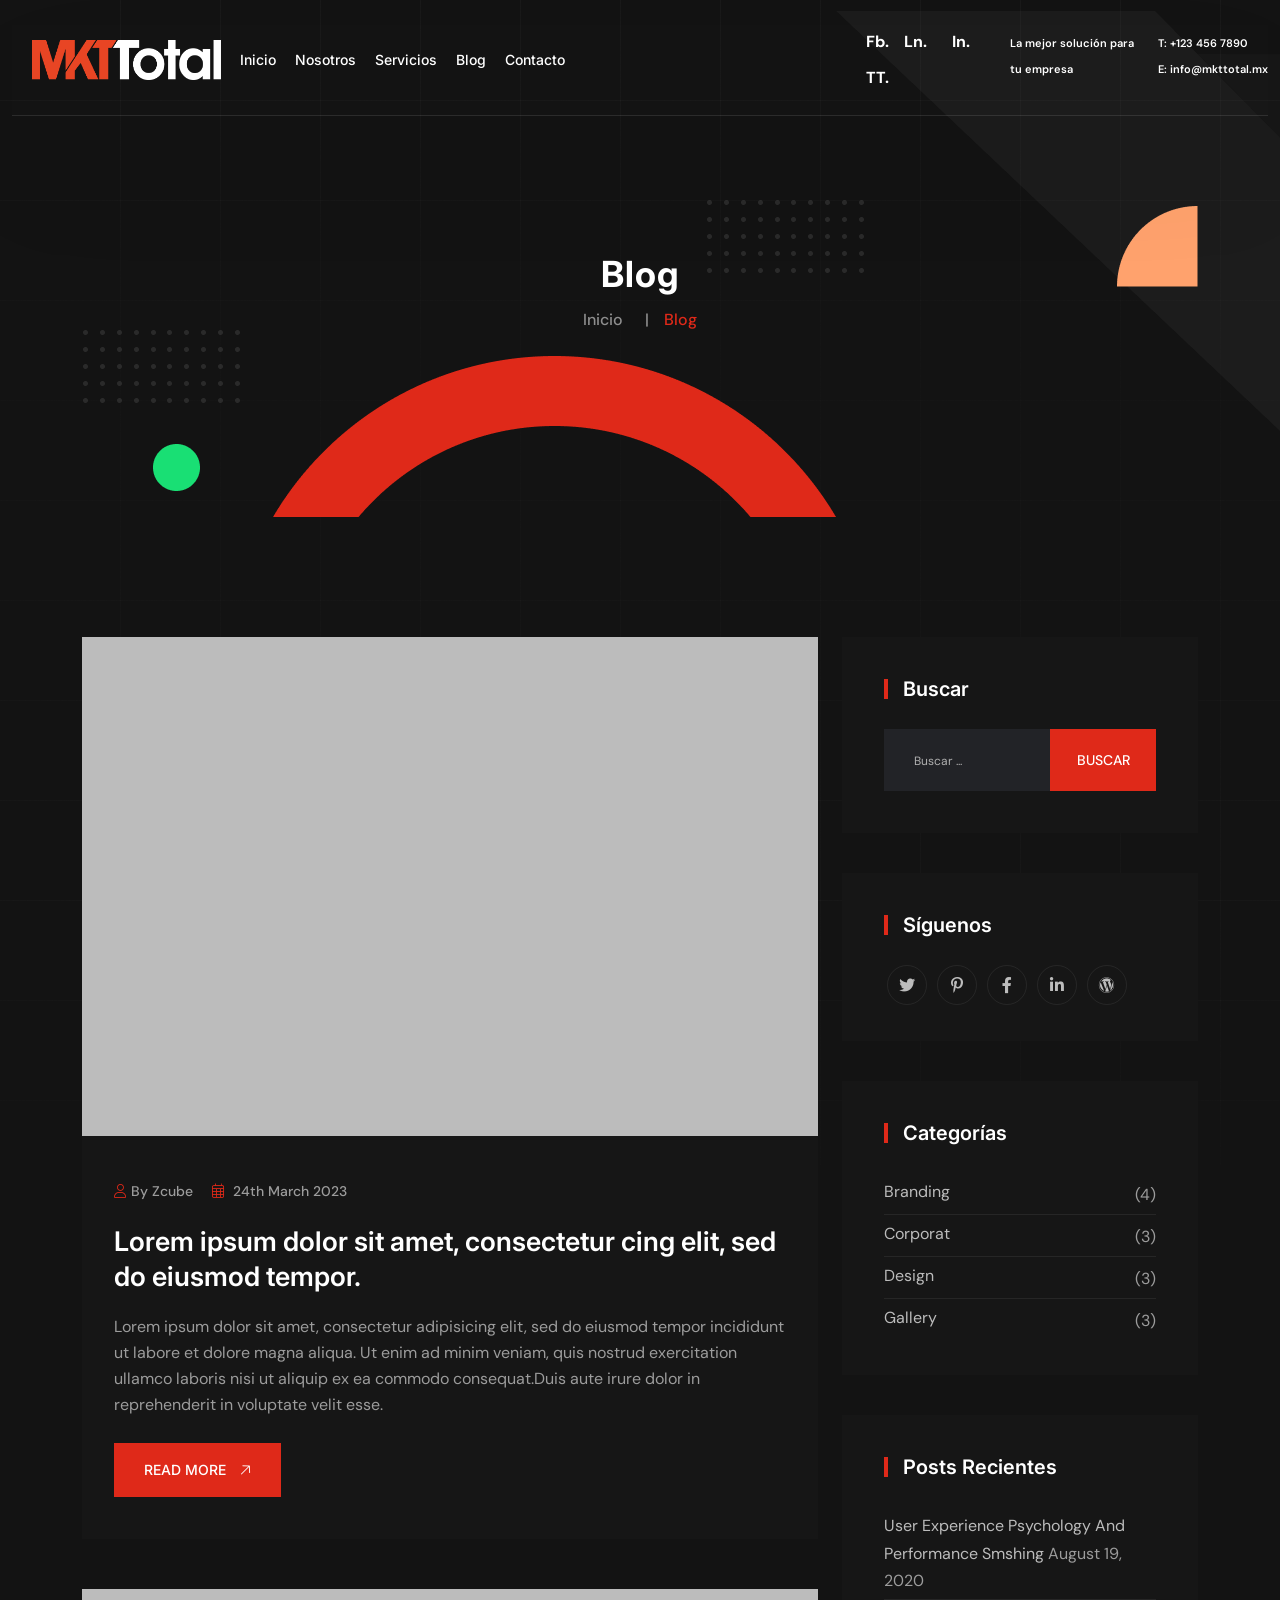
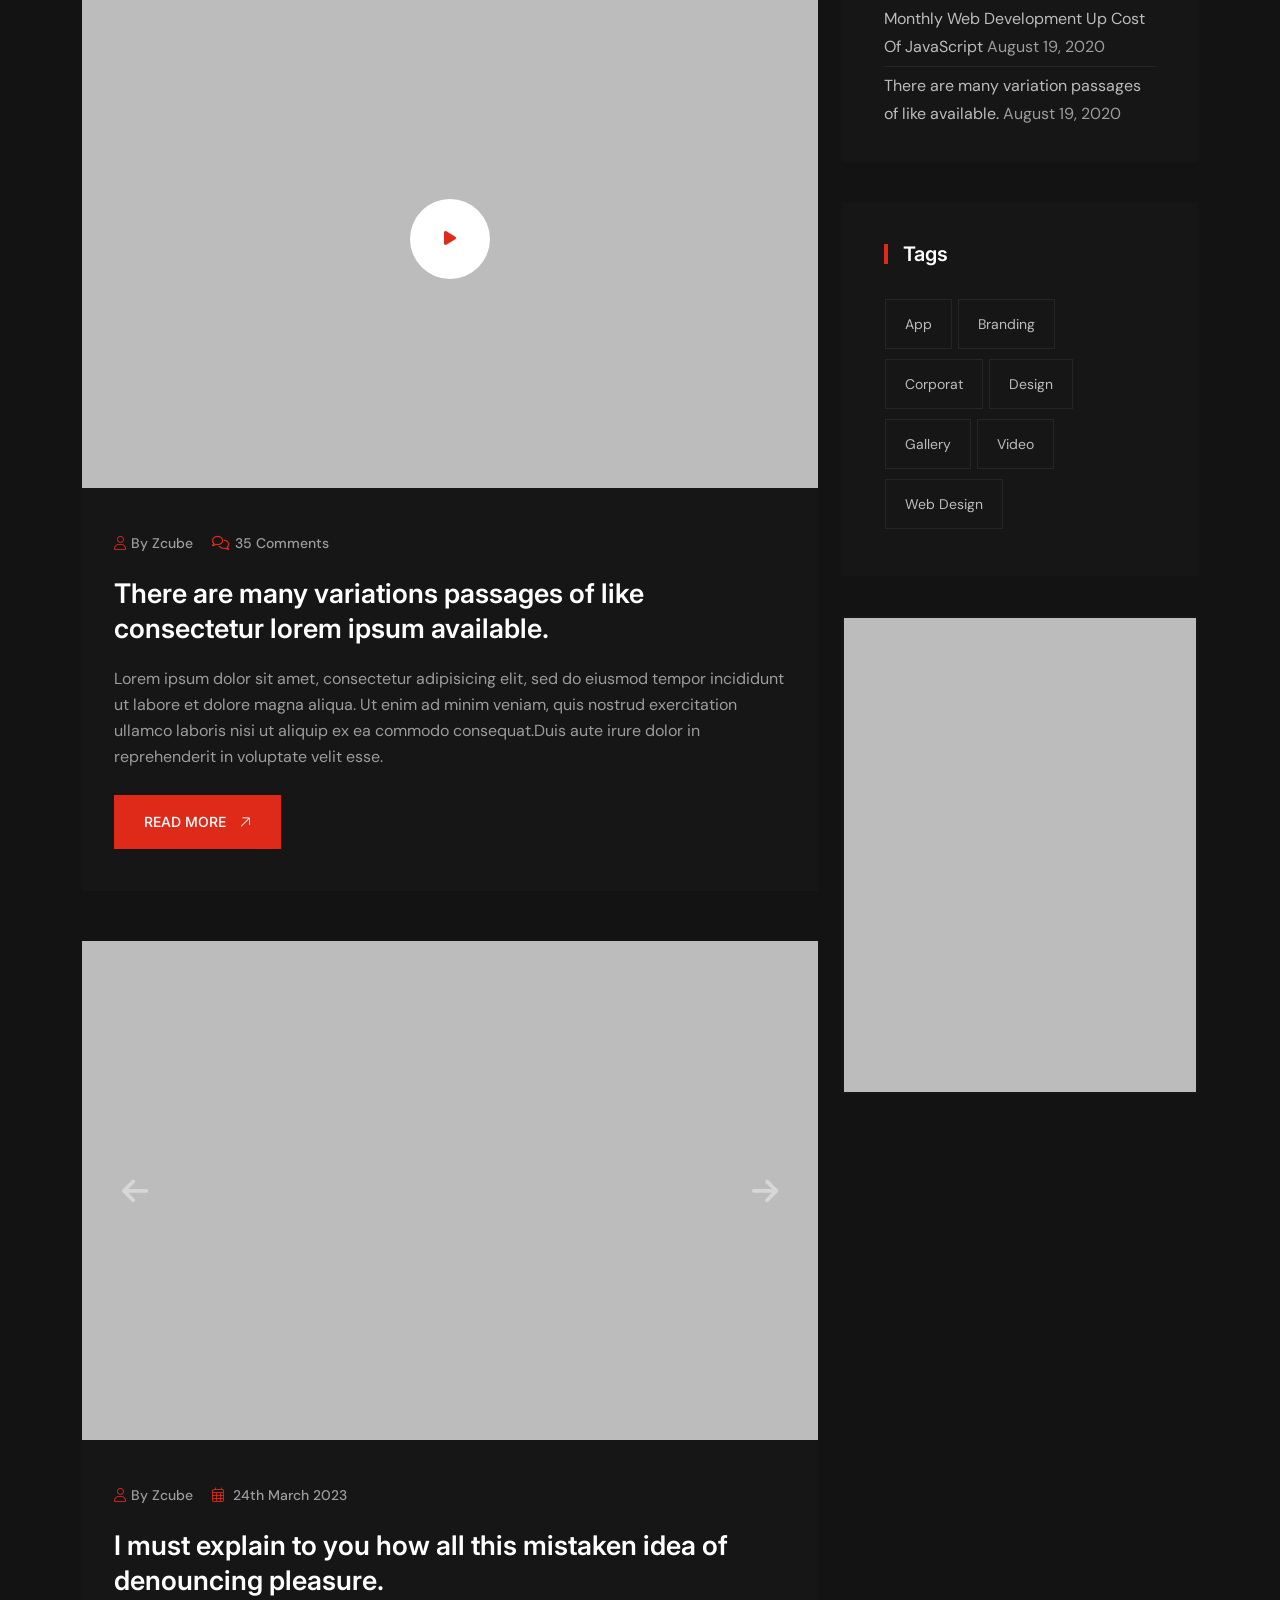
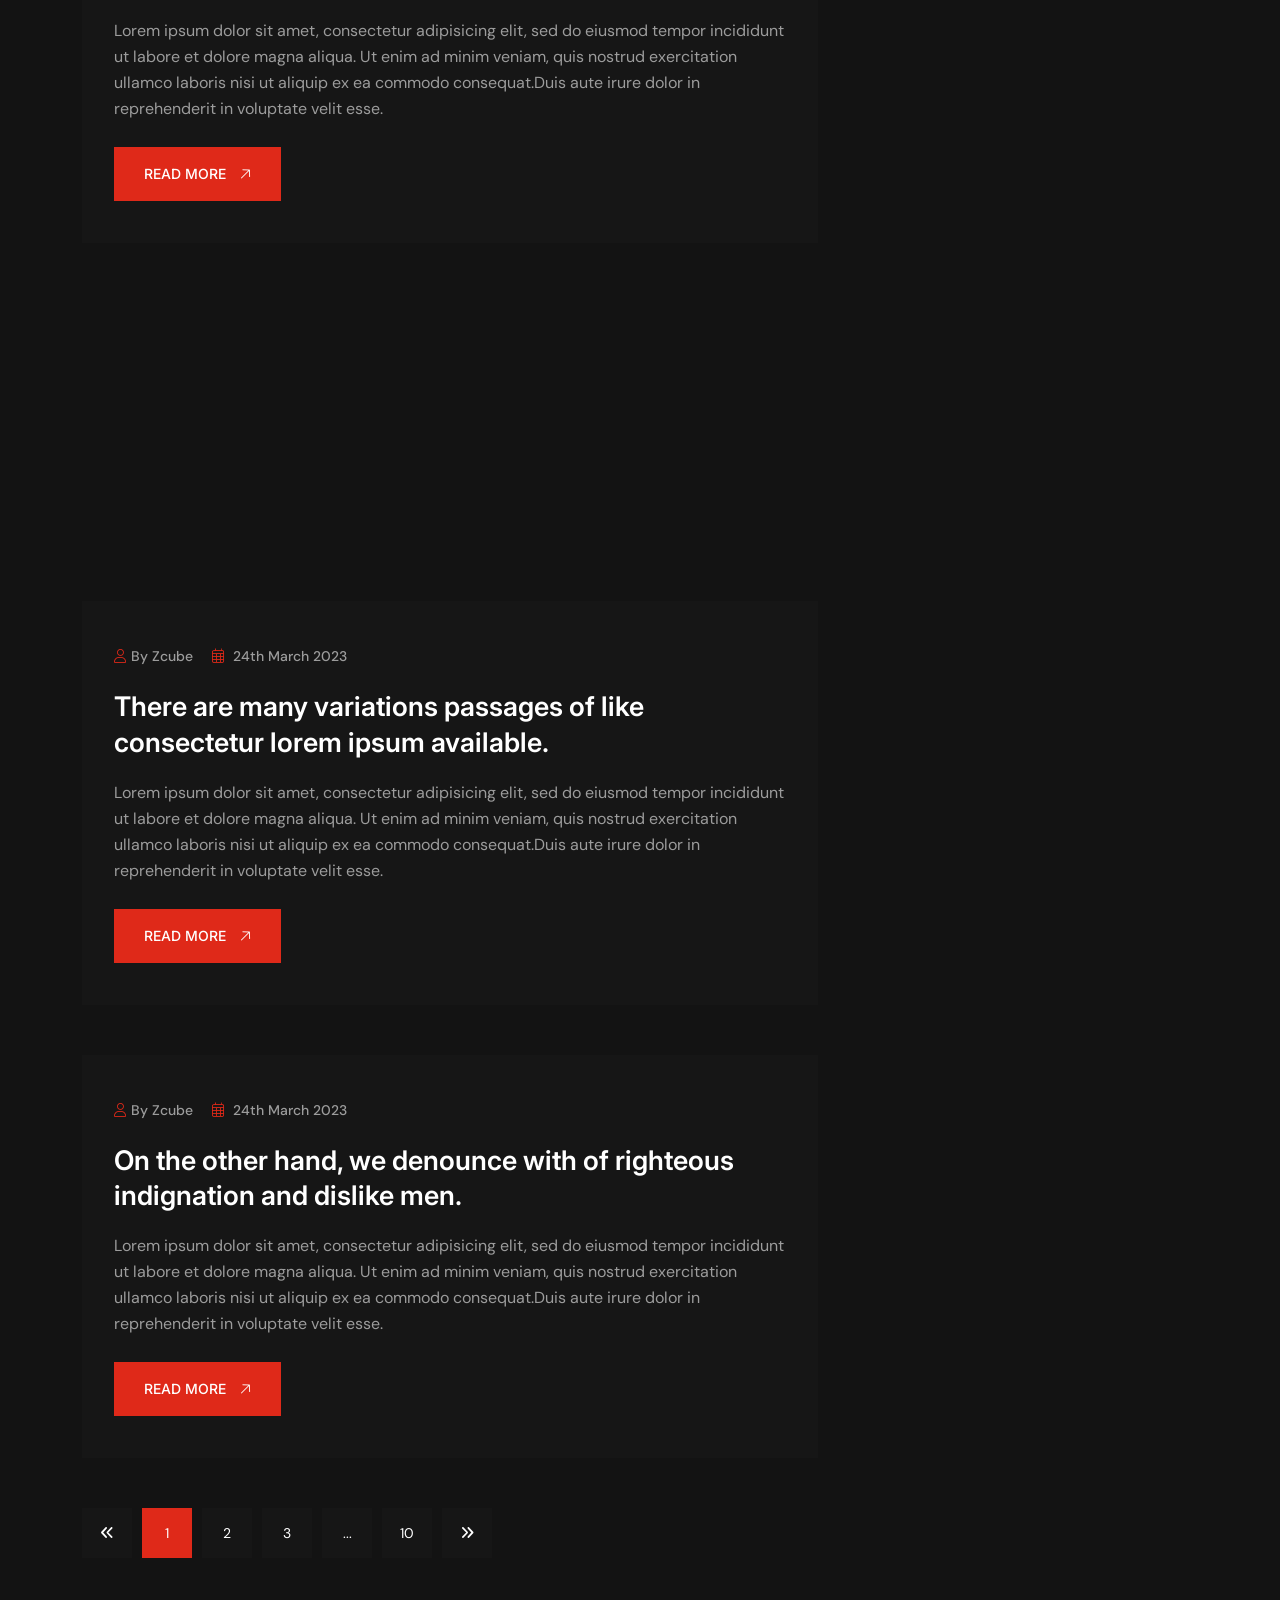
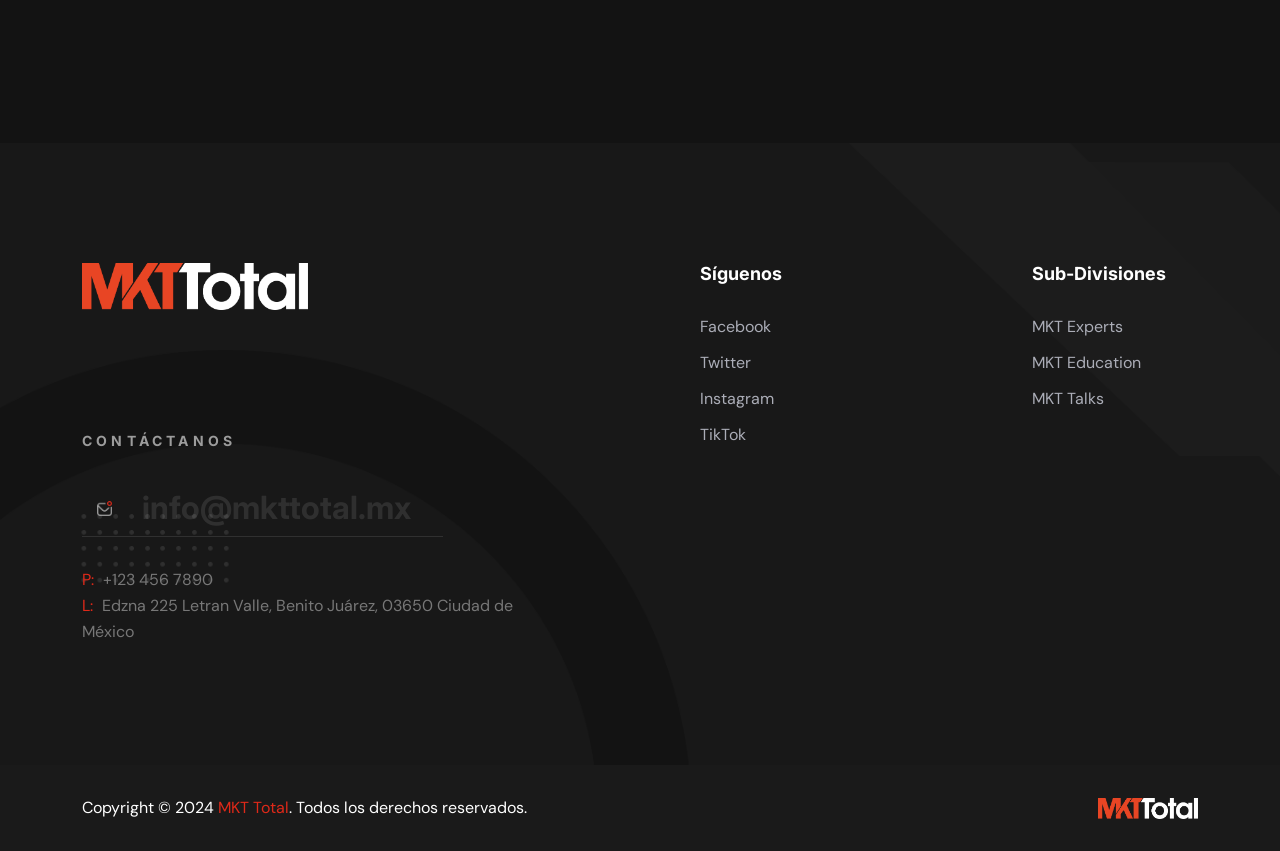
<file: blog.html>
<!DOCTYPE html>
<html class="no-js" lang="zxx">
  <head>
    <meta charset="utf-8" />
    <meta http-equiv="x-ua-compatible" content="ie=edge" />
    <title>MKT Total</title>
    <meta name="description" content="" />
    <meta name="viewport" content="width=device-width, initial-scale=1" />
    <link rel="shortcut icon" type="image/x-icon" href="img/MKT_FAVICON.png" />
    <!-- Place favicon.ico in the root directory -->

    <!-- CSS here -->
    <link rel="stylesheet" href="css/bootstrap.min.css" />
    <link rel="stylesheet" href="css/animate.min.css" />
    <link rel="stylesheet" href="css/magnific-popup.css" />
    <link rel="stylesheet" href="fontawesome/css/all.min.css" />

    <link rel="stylesheet" href="css/dripicons.css" />
    <link rel="stylesheet" href="css/slick.css" />
    <link rel="stylesheet" href="css/meanmenu.css" />
    <link rel="stylesheet" href="css/default.css" />
    <link rel="stylesheet" href="css/style.css" />
    <link rel="stylesheet" href="css/responsive.css" />

    <style>

      .logoHeader{
        width: 200px;
        height: auto;
        margin-left: 20px;
      }

    </style>
  </head>
  <body class="dark">
    <!-- header -->
    <header class="header-area header">
      <div id="header-sticky" class="menu-area pl-100 pr-100">
        <div class="container-fluid">
          <div class="second-menu">
            <div class="row align-items-center">
              <div class="col-xl-2 col-lg-2">
                <div class="logo">
                  <a href="index.html"
                    ><img src="img/logo/V=RW.png"
                      alt="logo"
                      width="200px"
                      height="auto"
                      class="logoHeader"    
                  /></a>
                </div>
              </div>
              <div class="col-xl-4 col-lg-4 col-md-6">
                <div class="main-menu">
                  <nav id="mobile-menu">
                    <ul>
                      <li class="has-sub">
                        <a href="index.html">Inicio</a>
                        <!-- <ul>													
                                              <li><a href="index.html">Home Page 01</a></li>
                                              <li><a href="index-2.html">Home Page 02</a></li>													
                                              <li><a href="index-3.html">Home Page 03</a></li>													
                                          </ul> -->
                      </li>
                      <li><a href="about.html">Nosotros</a></li>
                      <li class="has-sub">
                        <a href="service.html">Servicios</a>
                        <!-- <ul>     
                                              <li><a href="service.html">Services</a></li>
                                              <li> <a href="single-service.html">Services Details</a></li>
                                               <li><a href="projects.html">Project</a></li>
                                              <li><a href="team.html">Our Team</a></li>
                                              <li><a href="team-single.html">Team Details</a></li>  
                                              <li><a href="pricing.html">Pricing</a></li>
                                                <li><a href="faq.html">Faq</a></li>
                                              <li><a href="shop.html">Shop</a></li>
                                              <li><a href="shop-details.html">Shop Details</a></li>                                                   
                                            </ul> -->
                      </li>
                      <li class="has-sub">
                        <a href="blog.html">Blog</a>
                        <!-- <ul>
                                              <li><a href="blog.html">Blog</a></li>
                                              <li><a href="blog-details.html">Blog Details</a></li>
                                          </ul> -->
                      </li>

                      <li><a href="contact.html">Contacto</a></li>
                    </ul>
                  </nav>
                </div>
              </div>
              <div
                class="col-xl-6 col-lg-6 text-right d-none d-lg-block text-right text-xl-right"
              >
                <div class="header-cta">
                  <ul>
                    <li>
                      <div class="call-box">
                        <div class="sc">
                          <a href="#">Fb.</a>
                          <a href="#">Ln.</a><br />
                          <a href="#">In.</a>
                          <a href="#">TT.</a>
                        </div>
                      </div>
                    </li>
                    <li>
                      <div class="call-box">
                        <div class="text">
                          La mejor solución para<br />
                          tu empresa
                        </div>
                      </div>
                    </li>
                    <li>
                      <div class="call-box">
                        <div class="text">
                          T: +123 456 7890<br />
                          E: info@mkttotal.mx
                        </div>
                      </div>
                    </li>
                    <!-- <li>
                                      <div class="call-box">                          
                                      <a href="#" class="menu-tigger"><img src="img/bg/toggle-menu.png" alt="logo"></a>
                                      </div>
                                  </li> -->
                  </ul>
                </div>
              </div>

              <div class="col-12">
                <div class="mobile-menu"></div>
              </div>
            </div>
          </div>
        </div>
      </div>
    </header>
    <!-- header-end -->
    <!-- offcanvas-area -->
    <div class="offcanvas-menu">
      <span class="menu-close"><i class="fas fa-times"></i></span>
      <form
        role="search"
        method="get"
        id="searchform"
        class="searchform"
        action="http://wordpress.zcube.in/xconsulta/"
      >
        <input type="text" name="s" id="search" placeholder="Search" />
        <button><i class="fa fa-search"></i></button>
      </form>
      <div id="cssmenu3" class="menu-one-page-menu-container">
        <ul class="menu">
          <li class="menu-item menu-item-type-custom menu-item-object-custom">
            <a href="index.html">Home</a>
          </li>
          <li class="menu-item menu-item-type-custom menu-item-object-custom">
            <a href="about.html">About Us</a>
          </li>
          <li class="menu-item menu-item-type-custom menu-item-object-custom">
            <a href="courses.html">Courses</a>
          </li>
          <li class="menu-item menu-item-type-custom menu-item-object-custom">
            <a href="pricing.html">Pricing </a>
          </li>
          <li class="menu-item menu-item-type-custom menu-item-object-custom">
            <a href="team.html">Teacher</a>
          </li>
          <li class="menu-item menu-item-type-custom menu-item-object-custom">
            <a href="projects.html">Gallery</a>
          </li>
          <li class="menu-item menu-item-type-custom menu-item-object-custom">
            <a href="blog.html">Blog</a>
          </li>
          <li class="menu-item menu-item-type-custom menu-item-object-custom">
            <a href="contact.html">Contact</a>
          </li>
        </ul>
      </div>
      <div id="cssmenu2" class="menu-one-page-menu-container">
        <ul id="menu-one-page-menu-12" class="menu">
          <li class="menu-item menu-item-type-custom menu-item-object-custom">
            <a href="#home"><span>+8 12 3456897</span></a>
          </li>
          <li class="menu-item menu-item-type-custom menu-item-object-custom">
            <a href="#howitwork"><span>info@example.com</span></a>
          </li>
        </ul>
      </div>
    </div>
    <div class="offcanvas-overly"></div>
    <!-- offcanvas-end -->
    <!-- main-area -->
    <main>
      <!-- breadcrumb-area -->
      <section
        class="breadcrumb-area d-flex align-items-center"
        style="background-image: url(img/bg/bdrc-bg.png)"
      >
        <div class="container">
          <div class="row align-items-center">
            <div class="col-xl-12 col-lg-12">
              <div class="breadcrumb-wrap text-center">
                <div class="breadcrumb-title">
                  <h2>Blog</h2>
                  <div class="breadcrumb-wrap">
                    <nav aria-label="breadcrumb">
                      <ol class="breadcrumb">
                        <li class="breadcrumb-item">
                          <a href="index.html">Inicio</a>
                        </li>
                        <li class="breadcrumb-item active" aria-current="page">
                          Blog
                        </li>
                      </ol>
                    </nav>
                  </div>
                </div>
              </div>
            </div>
          </div>
        </div>
      </section>
      <!-- breadcrumb-area-end -->
      <!-- inner-blog -->
      <section class="inner-blog pt-120 pb-120">
        <div class="container">
          <div class="row">
            <div class="col-lg-8">
              <div class="bsingle__post mb-50">
                <div class="bsingle__post-thumb">
                  <img src="img/blog/inner_b1.jpg" alt="" />
                </div>
                <div class="bsingle__content">
                  <div class="meta-info">
                    <ul>
                      <li><i class="fal fa-user"></i>By Zcube</li>
                      <li>
                        <i class="fal fa-calendar-alt"></i> 24th March 2023
                      </li>
                    </ul>
                  </div>
                  <h2>
                    <a href="blog-details.html"
                      >Lorem ipsum dolor sit amet, consectetur cing elit, sed do
                      eiusmod tempor.</a
                    >
                  </h2>
                  <p>
                    Lorem ipsum dolor sit amet, consectetur adipisicing elit,
                    sed do eiusmod tempor incididunt ut labore et dolore magna
                    aliqua. Ut enim ad minim veniam, quis nostrud exercitation
                    ullamco laboris nisi ut aliquip ex ea commodo consequat.Duis
                    aute irure dolor in reprehenderit in voluptate velit esse.
                  </p>
                  <div class="blog__btn">
                    <a href="#" class="btn"
                      >Read More <i class="fa-sharp fa-light fa-arrow-up"></i
                    ></a>
                  </div>
                </div>
              </div>
              <div class="bsingle__post mb-50">
                <div class="bsingle__post-thumb video-p">
                  <img src="img/blog/inner_b2.jpg" alt="" />
                  <a
                    href="https://www.youtube.com/watch?v=vKSA_idPZkc"
                    class="video-i popup-video"
                    ><i class="fas fa-play"></i
                  ></a>
                </div>
                <div class="bsingle__content">
                  <div class="meta-info">
                    <ul>
                      <li><i class="fal fa-user"></i>By Zcube</li>
                      <li><i class="far fa-comments"></i>35 Comments</li>
                    </ul>
                  </div>
                  <h2>
                    <a href="blog-details.html"
                      >There are many variations passages of like consectetur
                      lorem ipsum available.</a
                    >
                  </h2>
                  <p>
                    Lorem ipsum dolor sit amet, consectetur adipisicing elit,
                    sed do eiusmod tempor incididunt ut labore et dolore magna
                    aliqua. Ut enim ad minim veniam, quis nostrud exercitation
                    ullamco laboris nisi ut aliquip ex ea commodo consequat.Duis
                    aute irure dolor in reprehenderit in voluptate velit esse.
                  </p>
                  <div class="blog__btn">
                    <a href="#" class="btn"
                      >Read More <i class="fa-sharp fa-light fa-arrow-up"></i
                    ></a>
                  </div>
                </div>
              </div>
              <div class="bsingle__post mb-50">
                <div class="bsingle__post-thumb blog-active">
                  <div class="slide-post">
                    <img src="img/blog/inner_b3.jpg" alt="" />
                  </div>
                  <div class="slide-post">
                    <img src="img/blog/inner_b2.jpg" alt="" />
                  </div>
                  <div class="slide-post">
                    <img src="img/blog/inner_b1.jpg" alt="" />
                  </div>
                </div>
                <div class="bsingle__content">
                  <div class="meta-info">
                    <ul>
                      <li><i class="fal fa-user"></i>By Zcube</li>
                      <li>
                        <i class="fal fa-calendar-alt"></i> 24th March 2023
                      </li>
                    </ul>
                  </div>
                  <h2>
                    <a href="blog-details.html"
                      >I must explain to you how all this mistaken idea of
                      denouncing pleasure.</a
                    >
                  </h2>
                  <p>
                    Lorem ipsum dolor sit amet, consectetur adipisicing elit,
                    sed do eiusmod tempor incididunt ut labore et dolore magna
                    aliqua. Ut enim ad minim veniam, quis nostrud exercitation
                    ullamco laboris nisi ut aliquip ex ea commodo consequat.Duis
                    aute irure dolor in reprehenderit in voluptate velit esse.
                  </p>
                  <div class="blog__btn">
                    <a href="#" class="btn"
                      >Read More <i class="fa-sharp fa-light fa-arrow-up"></i
                    ></a>
                  </div>
                </div>
              </div>
              <div class="bsingle__post mb-50">
                <div
                  class="bsingle__post-thumb embed-responsive embed-responsive-16by9"
                >
                  <iframe
                    height="300"
                    allow="autoplay"
                    src="https://w.soundcloud.com/player/?url=https%3A//api.soundcloud.com/tracks/547295505&color=%23ff5500&auto_play=false&hide_related=false&show_comments=true&show_user=true&show_reposts=false&show_teaser=true&visual=true"
                  ></iframe>
                </div>
                <div class="bsingle__content">
                  <div class="meta-info">
                    <ul>
                      <li><i class="fal fa-user"></i>By Zcube</li>
                      <li>
                        <i class="fal fa-calendar-alt"></i> 24th March 2023
                      </li>
                    </ul>
                  </div>
                  <h2>
                    <a href="blog-details.html"
                      >There are many variations passages of like consectetur
                      lorem ipsum available.</a
                    >
                  </h2>
                  <p>
                    Lorem ipsum dolor sit amet, consectetur adipisicing elit,
                    sed do eiusmod tempor incididunt ut labore et dolore magna
                    aliqua. Ut enim ad minim veniam, quis nostrud exercitation
                    ullamco laboris nisi ut aliquip ex ea commodo consequat.Duis
                    aute irure dolor in reprehenderit in voluptate velit esse.
                  </p>
                  <div class="blog__btn">
                    <a href="#" class="btn"
                      >Read More <i class="fa-sharp fa-light fa-arrow-up"></i
                    ></a>
                  </div>
                </div>
              </div>
              <div class="bsingle__post mb-50">
                <div class="bsingle__content">
                  <div class="meta-info">
                    <ul>
                      <li><i class="fal fa-user"></i>By Zcube</li>
                      <li>
                        <i class="fal fa-calendar-alt"></i> 24th March 2023
                      </li>
                    </ul>
                  </div>
                  <h2>
                    <a href="blog-details.html"
                      >On the other hand, we denounce with of righteous
                      indignation and dislike men.</a
                    >
                  </h2>
                  <p>
                    Lorem ipsum dolor sit amet, consectetur adipisicing elit,
                    sed do eiusmod tempor incididunt ut labore et dolore magna
                    aliqua. Ut enim ad minim veniam, quis nostrud exercitation
                    ullamco laboris nisi ut aliquip ex ea commodo consequat.Duis
                    aute irure dolor in reprehenderit in voluptate velit esse.
                  </p>
                  <div class="blog__btn">
                    <a href="#" class="btn"
                      >Read More <i class="fa-sharp fa-light fa-arrow-up"></i
                    ></a>
                  </div>
                </div>
              </div>

              <div class="pagination-wrap mb-50">
                <nav>
                  <ul class="pagination">
                    <li class="page-item">
                      <a href="#"><i class="fas fa-angle-double-left"></i></a>
                    </li>
                    <li class="page-item active"><a href="#">1</a></li>
                    <li class="page-item"><a href="#">2</a></li>
                    <li class="page-item"><a href="#">3</a></li>
                    <li class="page-item"><a href="#">...</a></li>
                    <li class="page-item"><a href="#">10</a></li>
                    <li class="page-item">
                      <a href="#"><i class="fas fa-angle-double-right"></i></a>
                    </li>
                  </ul>
                </nav>
              </div>
            </div>
            <div class="col-sm-12 col-md-12 col-lg-4">
              <aside class="sidebar-widget">
                <section id="search-3" class="widget widget_search">
                  <h2 class="widget-title">Buscar</h2>
                  <form
                    role="search"
                    method="get"
                    class="search-form"
                    action="http://wordpress.zcube.in/finco/"
                  >
                    <label>
                      <span class="screen-reader-text">Buscar por:</span>
                      <input
                        type="search"
                        class="search-field"
                        placeholder="Buscar ..."
                        value=""
                        name="s"
                      />
                    </label>
                    <input type="submit" class="search-submit" value="Buscar" />
                  </form>
                </section>
                <section
                  id="custom_html-5"
                  class="widget_text widget widget_custom_html"
                >
                  <h2 class="widget-title">Síguenos</h2>
                  <div class="textwidget custom-html-widget">
                    <div class="widget-social">
                      <a href="#"><i class="fab fa-twitter"></i></a>
                      <a href="#"><i class="fab fa-pinterest-p"></i></a>
                      <a href="#"><i class="fab fa-facebook-f"></i></a>
                      <a href="#"><i class="fab fa-linkedin-in"></i></a>
                      <a href="#"><i class="fab fa-wordpress"></i></a>
                    </div>
                  </div>
                </section>
                <section id="categories-1" class="widget widget_categories">
                  <h2 class="widget-title">Categorías</h2>
                  <ul>
                    <li class="cat-item cat-item-16">
                      <a href="#">Branding</a> (4)
                    </li>
                    <li class="cat-item cat-item-23">
                      <a href="#">Corporat</a> (3)
                    </li>
                    <li class="cat-item cat-item-18">
                      <a href="#">Design</a> (3)
                    </li>
                    <li class="cat-item cat-item-22">
                      <a href="#">Gallery</a> (3)
                    </li>
                  </ul>
                </section>
                <section
                  id="recent-posts-4"
                  class="widget widget_recent_entries"
                >
                  <h2 class="widget-title">Posts Recientes</h2>
                  <ul>
                    <li>
                      <a href="#"
                        >User Experience Psychology And Performance Smshing</a
                      >
                      <span class="post-date">August 19, 2020</span>
                    </li>
                    <li>
                      <a href="#"
                        >Monthly Web Development Up Cost Of JavaScript</a
                      >
                      <span class="post-date">August 19, 2020</span>
                    </li>
                    <li>
                      <a href="#"
                        >There are many variation passages of like available.</a
                      >
                      <span class="post-date">August 19, 2020</span>
                    </li>
                  </ul>
                </section>
                <section id="tag_cloud-1" class="widget widget_tag_cloud">
                  <h2 class="widget-title">Tags</h2>
                  <div class="tagcloud">
                    <a
                      href="#"
                      class="tag-cloud-link tag-link-28 tag-link-position-1"
                      style="font-size: 8pt"
                      aria-label="app (1 item)"
                      >app</a
                    >
                    <a
                      href="#"
                      class="tag-cloud-link tag-link-17 tag-link-position-2"
                      style="font-size: 8pt"
                      aria-label="Branding (1 item)"
                      >Branding</a
                    >
                    <a
                      href="#"
                      class="tag-cloud-link tag-link-20 tag-link-position-3"
                      style="font-size: 8pt"
                      aria-label="corporat (1 item)"
                      >corporat</a
                    >
                    <a
                      href="#"
                      class="tag-cloud-link tag-link-24 tag-link-position-4"
                      style="font-size: 16.4pt"
                      aria-label="Design (2 items)"
                      >Design</a
                    >
                    <a
                      href="#"
                      class="tag-cloud-link tag-link-25 tag-link-position-5"
                      style="font-size: 22pt"
                      aria-label="gallery (3 items)"
                      >gallery</a
                    >
                    <a
                      href="#"
                      class="tag-cloud-link tag-link-26 tag-link-position-6"
                      style="font-size: 8pt"
                      aria-label="video (1 item)"
                      >video</a
                    >
                    <a
                      href="#"
                      class="tag-cloud-link tag-link-29 tag-link-position-7"
                      style="font-size: 16.4pt"
                      aria-label="web design (2 items)"
                      >web design</a
                    >
                  </div>
                </section>
                <section id="tag_cloud-1" class="widget widget_tag_cloud">
                  <div class="blog-banner">
                    <img src="img/blog/blog-banner.png" alt="banner" />
                  </div>
                </section>
              </aside>
            </div>
          </div>
        </div>
      </section>
      <!-- inner-blog-end -->
    </main>
    <!-- main-area-end -->
    <!-- footer -->
    <footer class="footer-bg footer-p">
        <div
          class="footer-top pt-120 pb-90 p-relative"
          style="
            background-color: #161616;
            background-image: url(img/bg/footer_bg.png);
            background-repeat: no-repeat;
            background-size: cover;
          "
        >
          <div class="container">
            <div class="row justify-content-between">
              <div class="col-xl-5 col-lg-5 col-sm-6">
                <div class="footer-widget mb-30">
                  <div class="f-widget-title mb-100">
                    <img src="img/logo/V=RW.png" alt="img" />
                  </div>
                  <div
                    class="footer-subricbe p-relative"
                    data-animation="fadeInDown"
                    data-delay=".4s"
                  >
                    <h6>Contáctanos</h6>
                    <form
                      action="news-mail.php"
                      method="post"
                      class="contact-form"
                    >
                      <button class="btn">
                        <img src="img/bg/sbtn-icon.png" alt="img" />
                      </button>
                      <input
                        type="text"
                        id="email2"
                        name="email2"
                        class="header-input"
                        placeholder="info@mkttotal.mx"
                        required
                      />
                    </form>
                  </div>
                  <div class="info">
                    <ul>
                      <li><span class="red">P:</span> +123 456 7890</li>
                      <li>
                        <span class="red">L:</span> Edzna 225 Letran Valle, Benito Juárez, 03650 Ciudad de México
                      </li>
                    </ul>
                  </div>
                </div>
              </div>
              <div class="col-xl-2 col-lg-2 col-sm-6">
                <div class="footer-widget mb-30">
                  <div class="f-widget-title">
                    <h2>Síguenos</h2>
                  </div>
                  <div class="footer-link">
                    <ul>
                      <li><a href="#">Facebook</a></li>
                      <li><a href="#">Twitter</a></li>
                      <li><a href="#">Instagram</a></li>
                      <li><a href="#">TikTok</a></li>
                    </ul>
                  </div>
                </div>
              </div>
              <div class="col-xl-2 col-lg-2 col-sm-6">
                <div class="footer-widget mb-30">
                  <div class="f-widget-title">
                    <h2>Sub-Divisiones</h2>
                  </div>
                  <div class="footer-link">
                    <ul>
                      <li><a href="faq.html">MKT Experts</a></li>
                      <li><a href="#">MKT Education</a></li>
                      <li><a href="#">MKT Talks</a></li>
                     <!--  <li><a href="#">We’re Hiring</a></li>
                      <li><a href="#">Cookie Policy</a></li>
                      <li><a href="#"> News & Media</a></li> -->
                    </ul>
                  </div>
                </div>
              </div>
              <!-- <div class="col-xl-2 col-lg-2 col-sm-6">
                <div class="footer-widget mb-30">
                  <div class="f-widget-title">
                    <h2>Explore</h2>
                  </div>
                  <div class="footer-link">
                    <ul>
                      <li><a href="faq.html"> Contact Us</a></li>
                      <li><a href="#">Team Member</a></li>
                      <li><a href="#">Latest Portfolio</a></li>
                      <li><a href="#">Shop Page</a></li>
                      <li><a href="#">News & Media</a></li>
                    </ul>
                  </div>
                </div>
              </div> -->
            </div>
          </div>
        </div>
  
        <div class="copyright-wrap">
          <div class="container">
            <div class="row align-items-center">
              <div class="col-lg-6">
                Copyright © 2024 <a href="#">MKT Total</a>. Todos los derechos reservados.
              </div>
              <div class="col-lg-6 text-right">
                <img src="img/logo/V=RW.png" alt="img" width="100px" >
              </div>
            </div>
          </div>
        </div>
      </footer>
    <!-- footer-end -->
    <!-- JS here -->
    <script src="js/vendor/modernizr-3.5.0.min.js"></script>
    <script src="js/vendor/jquery-3.6.0.min.js"></script>
    <script src="js/popper.min.js"></script>
    <script src="js/bootstrap.min.js"></script>
    <script src="js/slick.min.js"></script>
    <script src="js/ajax-form.js"></script>
    <script src="js/paroller.js"></script>
    <script src="js/wow.min.js"></script>
    <script src="js/js_isotope.pkgd.min.js"></script>
    <script src="js/imagesloaded.min.js"></script>
    <script src="js/parallax.min.js"></script>
    <script src="js/jquery.waypoints.min.js"></script>
    <script src="js/jquery.counterup.min.js"></script>
    <script src="js/jquery.scrollUp.min.js"></script>
    <script src="js/jquery.meanmenu.min.js"></script>
    <script src="js/parallax-scroll.js"></script>
    <script src="js/jquery.magnific-popup.min.js"></script>
    <script src="js/element-in-view.js"></script>
    <script src="js/main.js"></script>
  </body>
</html>
</file>
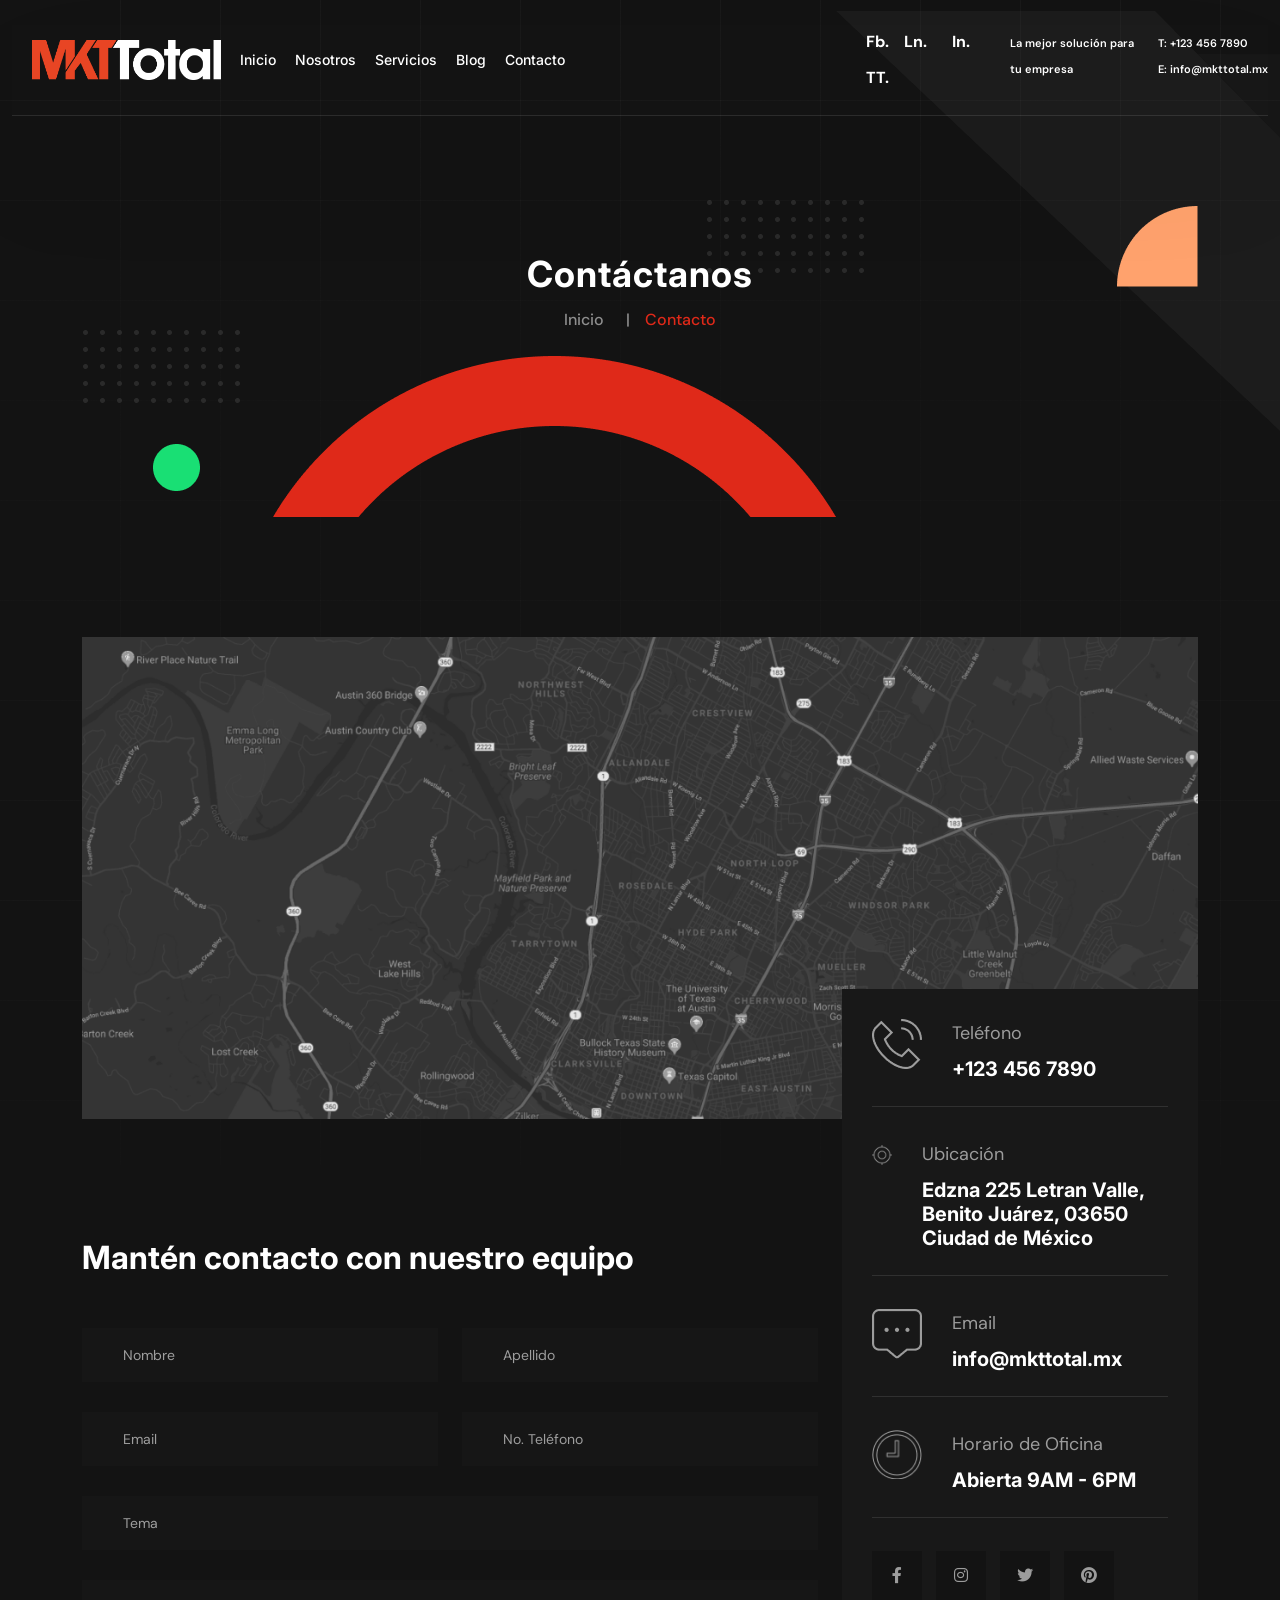
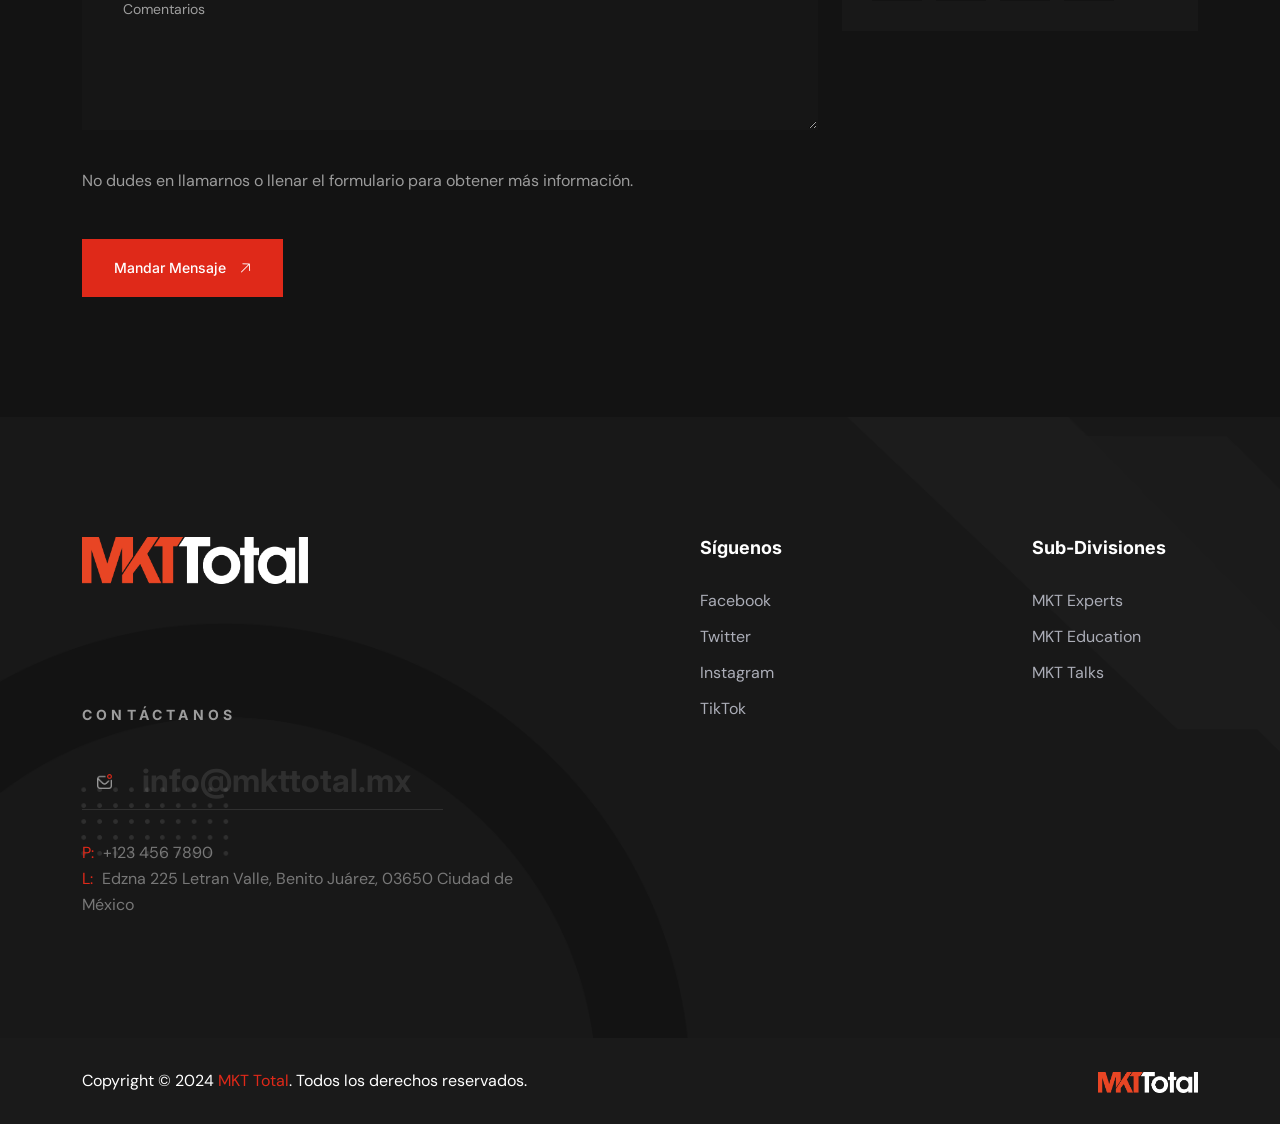
<file: contact.html>
<!DOCTYPE html>
<html class="no-js" lang="zxx">
  <head>
    <meta charset="utf-8" />
    <meta http-equiv="x-ua-compatible" content="ie=edge" />
    <title>MKT Total</title>
    <meta name="description" content="" />
    <meta name="viewport" content="width=device-width, initial-scale=1" />
    <link rel="shortcut icon" type="image/x-icon" href="img/MKT_FAVICON.png" />
    <!-- Place favicon.ico in the root directory -->

    <!-- CSS here -->
    <link rel="stylesheet" href="css/bootstrap.min.css" />
    <link rel="stylesheet" href="css/animate.min.css" />
    <link rel="stylesheet" href="css/magnific-popup.css" />
    <link rel="stylesheet" href="fontawesome/css/all.min.css" />

    <link rel="stylesheet" href="css/dripicons.css" />
    <link rel="stylesheet" href="css/slick.css" />
    <link rel="stylesheet" href="css/meanmenu.css" />
    <link rel="stylesheet" href="css/default.css" />
    <link rel="stylesheet" href="css/style.css" />
    <link rel="stylesheet" href="css/responsive.css" />

    <style>

      .logoHeader{
        width: 200px;
        height: auto;
        margin-left: 20px;
      }

    </style>
  </head>
  <body class="dark">
    <!-- header -->
    <header class="header-area header">
      <div id="header-sticky" class="menu-area pl-100 pr-100">
        <div class="container-fluid">
          <div class="second-menu">
            <div class="row align-items-center">
              <div class="col-xl-2 col-lg-2">
                <div class="logo">
                  <a href="index.html"
                    ><img src="img/logo/V=RW.png"
                      alt="logo"
                      width="200px"
                      height="auto"
                      class="logoHeader"    
                  /></a>
                </div>
              </div>
              <div class="col-xl-4 col-lg-4 col-md-6">
                <div class="main-menu">
                  <nav id="mobile-menu">
                    <ul>
                      <li class="has-sub">
                        <a href="index.html">Inicio</a>
                        <!-- <ul>													
                                              <li><a href="index.html">Home Page 01</a></li>
                                              <li><a href="index-2.html">Home Page 02</a></li>													
                                              <li><a href="index-3.html">Home Page 03</a></li>													
                                          </ul> -->
                      </li>
                      <li><a href="about.html">Nosotros</a></li>
                      <li class="has-sub">
                        <a href="service.html">Servicios</a>
                        <!-- <ul>     
                                              <li><a href="service.html">Services</a></li>
                                              <li> <a href="single-service.html">Services Details</a></li>
                                               <li><a href="projects.html">Project</a></li>
                                              <li><a href="team.html">Our Team</a></li>
                                              <li><a href="team-single.html">Team Details</a></li>  
                                              <li><a href="pricing.html">Pricing</a></li>
                                                <li><a href="faq.html">Faq</a></li>
                                              <li><a href="shop.html">Shop</a></li>
                                              <li><a href="shop-details.html">Shop Details</a></li>                                                   
                                            </ul> -->
                      </li>
                      <li class="has-sub">
                        <a href="blog.html">Blog</a>
                        <!-- <ul>
                                              <li><a href="blog.html">Blog</a></li>
                                              <li><a href="blog-details.html">Blog Details</a></li>
                                          </ul> -->
                      </li>

                      <li><a href="contact.html">Contacto</a></li>
                    </ul>
                  </nav>
                </div>
              </div>
              <div
                class="col-xl-6 col-lg-6 text-right d-none d-lg-block text-right text-xl-right"
              >
                <div class="header-cta">
                  <ul>
                    <li>
                      <div class="call-box">
                        <div class="sc">
                          <a href="#">Fb.</a>
                          <a href="#">Ln.</a><br />
                          <a href="#">In.</a>
                          <a href="#">TT.</a>
                        </div>
                      </div>
                    </li>
                    <li>
                      <div class="call-box">
                        <div class="text">
                          La mejor solución para<br />
                          tu empresa
                        </div>
                      </div>
                    </li>
                    <li>
                      <div class="call-box">
                        <div class="text">
                          T: +123 456 7890<br />
                          E: info@mkttotal.mx
                        </div>
                      </div>
                    </li>
                    <!-- <li>
                                      <div class="call-box">                          
                                      <a href="#" class="menu-tigger"><img src="img/bg/toggle-menu.png" alt="logo"></a>
                                      </div>
                                  </li> -->
                  </ul>
                </div>
              </div>

              <div class="col-12">
                <div class="mobile-menu"></div>
              </div>
            </div>
          </div>
        </div>
      </div>
    </header>
    <!-- header-end -->
    <!-- offcanvas-area -->
    <div class="offcanvas-menu">
      <span class="menu-close"><i class="fas fa-times"></i></span>
      <form
        role="search"
        method="get"
        id="searchform"
        class="searchform"
        action="http://wordpress.zcube.in/xconsulta/"
      >
        <input type="text" name="s" id="search" placeholder="Search" />
        <button><i class="fa fa-search"></i></button>
      </form>
      <div id="cssmenu3" class="menu-one-page-menu-container">
        <ul class="menu">
          <li class="menu-item menu-item-type-custom menu-item-object-custom">
            <a href="index.html">Home</a>
          </li>
          <li class="menu-item menu-item-type-custom menu-item-object-custom">
            <a href="about.html">About Us</a>
          </li>
          <li class="menu-item menu-item-type-custom menu-item-object-custom">
            <a href="courses.html">Courses</a>
          </li>
          <li class="menu-item menu-item-type-custom menu-item-object-custom">
            <a href="pricing.html">Pricing </a>
          </li>
          <li class="menu-item menu-item-type-custom menu-item-object-custom">
            <a href="team.html">Teacher</a>
          </li>
          <li class="menu-item menu-item-type-custom menu-item-object-custom">
            <a href="projects.html">Gallery</a>
          </li>
          <li class="menu-item menu-item-type-custom menu-item-object-custom">
            <a href="blog.html">Blog</a>
          </li>
          <li class="menu-item menu-item-type-custom menu-item-object-custom">
            <a href="contact.html">Contact</a>
          </li>
        </ul>
      </div>
      <div id="cssmenu2" class="menu-one-page-menu-container">
        <ul id="menu-one-page-menu-12" class="menu">
          <li class="menu-item menu-item-type-custom menu-item-object-custom">
            <a href="#home"><span>+8 12 3456897</span></a>
          </li>
          <li class="menu-item menu-item-type-custom menu-item-object-custom">
            <a href="#howitwork"><span>info@example.com</span></a>
          </li>
        </ul>
      </div>
    </div>
    <div class="offcanvas-overly"></div>
    <!-- offcanvas-end -->
    <!-- main-area -->
    <main>
      <!-- breadcrumb-area -->
      <section
        class="breadcrumb-area d-flex align-items-center p-relative fix"
        style="background-image: url(img/bg/bdrc-bg.png)"
      >
        <div class="container">
          <div class="row align-items-center">
            <div class="col-xl-12 col-lg-12">
              <div class="breadcrumb-wrap text-center">
                <div class="breadcrumb-title">
                  <h2>Contáctanos</h2>
                  <div class="breadcrumb-wrap">
                    <nav aria-label="breadcrumb">
                      <ol class="breadcrumb">
                        <li class="breadcrumb-item">
                          <a href="index.html">Inicio</a>
                        </li>
                        <li class="breadcrumb-item active" aria-current="page">
                          Contacto
                        </li>
                      </ol>
                    </nav>
                  </div>
                </div>
              </div>
            </div>
          </div>
        </div>
      </section>
      <!-- breadcrumb-area-end -->

      <!-- map-area-end -->
      <div class="map pt-120 fix">
        <div class="container">
          <div class="row">
            <div class="col-lg-12">
              <img src="img/bg/map.png" alt="logo" />
            </div>
          </div>
        </div>
      </div>

      <!-- contact-area -->
      <section
        id="contact"
        class="contact-area after-none contact-bg pt-120 pb-120 p-relative"
      >
        <div class="container">
          <div class="row">
            <div class="col-lg-8">
              <div class="contact-bg02">
                <div class="section-title mb-50">
                  <h2>Mantén contacto con nuestro equipo</h2>
                </div>

                <form
                  action="mail.php"
                  method="post"
                  class="contact-form mt-30"
                >
                  <div class="row">
                    <div class="col-lg-6">
                      <div class="contact-field p-relative c-name mb-30">
                        <input
                          type="text"
                          id="firstn"
                          name="firstn"
                          placeholder="Nombre"
                          required
                        />
                      </div>
                    </div>
                    <div class="col-lg-6">
                      <div class="contact-field p-relative c-email mb-20">
                        <input
                          type="text"
                          id="lastn"
                          name="lastn"
                          placeholder="Apellido"
                          required
                        />
                      </div>
                    </div>
                    <div class="col-lg-6">
                      <div class="contact-field p-relative c-subject mb-30">
                        <input
                          type="text"
                          id="email"
                          name="email"
                          placeholder="Email"
                          required
                        />
                      </div>
                    </div>
                    <div class="col-lg-6">
                      <div class="contact-field p-relative c-subject mb-30">
                        <input
                          type="text"
                          id="phone"
                          name="phone"
                          placeholder="No. Teléfono"
                          required
                        />
                      </div>
                    </div>
                    <div class="col-lg-12">
                      <div class="contact-field p-relative c-subject mb-30">
                        <input
                          type="text"
                          id="subject"
                          name="subject"
                          placeholder="Tema"
                          required
                        />
                      </div>
                    </div>

                    <div class="col-lg-12">
                      <div class="contact-field p-relative c-message mb-30">
                        <textarea
                          name="message"
                          id="message"
                          cols="30"
                          rows="10"
                          placeholder="Comentarios"
                        ></textarea>
                      </div>
                    </div>
                    <div class="col-lg-12">
                      <p>
                        No dudes en llamarnos o llenar el formulario para obtener más información.
                      </p>
                    </div>
                    <div class="col-lg-12">
                      <div class="slider-btn text-center">
                        <button
                          class="btn ss-btn active"
                          data-animation="fadeInRight"
                          data-delay=".8s"
                        >
                          Mandar mensaje
                          <i class="fa-sharp fa-light fa-arrow-up"></i>
                        </button>
                      </div>
                    </div>
                  </div>
                </form>
              </div>
            </div>
            <div class="col-lg-4">
              <div class="contact-info">
                <ul>
                  <li>
                    <div class="single-cta">
                      <div class="f-cta-icon">
                        <img src="img/icon/c-icon1.png" alt="logo" />
                      </div>
                      <div class="text">
                        <p>Teléfono</p>
                        <h5>+123 456 7890</h5>
                      </div>
                    </div>
                  </li>
                  <li>
                    <div class="single-cta">
                      <div class="f-cta-icon">
                        <img src="img/icon/c-icon2.png" alt="logo" />
                      </div>
                      <div class="text">
                        <p>Ubicación</p>
                        <h5>Edzna 225 Letran Valle, Benito Juárez, 03650 Ciudad de México</h5>
                      </div>
                    </div>
                  </li>
                  <li>
                    <div class="single-cta">
                      <div class="f-cta-icon">
                        <img src="img/icon/c-icon3.png" alt="logo" />
                      </div>
                      <div class="text">
                        <p>Email</p>
                        <h5>info@mkttotal.mx</h5>
                      </div>
                    </div>
                  </li>
                  <li>
                    <div class="single-cta">
                      <div class="f-cta-icon">
                        <img src="img/icon/c-icon4.png" alt="logo" />
                      </div>
                      <div class="text">
                        <p>Horario de Oficina</p>
                        <h5>Abierta 9AM - 6PM</h5>
                      </div>
                    </div>
                  </li>
                  <li>
                    <div class="footer-social">
                      <a href="#"><i class="fab fa-facebook-f"></i></a>
                      <a href="#"><i class="fab fa-instagram"></i></a>
                      <a href="#"><i class="fab fa-twitter"></i></a>
                      <a href="#"><i class="fab fa-pinterest"></i></a>
                    </div>
                  </li>
                </ul>
              </div>
            </div>
          </div>
        </div>
      </section>
      <!-- contact-area-end -->
      <!-- brand-area -->
      <!-- <div
        class="brand-area pb-120 wow fadeInDown animated"
        data-animation="fadeInDown"
        data-delay=".4s"
      >
        <div class="container">
          <div class="row brand-active">
            <div class="col-xl-2">
              <div class="single-brand">
                <img src="img/brand/b-logo1.png" alt="img" />
              </div>
            </div>
            <div class="col-xl-2">
              <div class="single-brand">
                <img src="img/brand/b-logo2.png" alt="img" />
              </div>
            </div>
            <div class="col-xl-2">
              <div class="single-brand">
                <img src="img/brand/b-logo3.png" alt="img" />
              </div>
            </div>
            <div class="col-xl-2">
              <div class="single-brand">
                <img src="img/brand/b-logo4.png" alt="img" />
              </div>
            </div>
            <div class="col-xl-2">
              <div class="single-brand">
                <img src="img/brand/b-logo5.png" alt="img" />
              </div>
            </div>
            <div class="col-xl-2">
              <div class="single-brand">
                <img src="img/brand/b-logo6.png" alt="img" />
              </div>
            </div>
            <div class="col-xl-2">
              <div class="single-brand">
                <img src="img/brand/b-logo3.png" alt="img" />
              </div>
            </div>
          </div>
        </div>
      </div> -->
      <!-- brand-area-end -->
    </main>
    <!-- main-area-end -->
    <!-- footer -->
    <footer class="footer-bg footer-p">
        <div
          class="footer-top pt-120 pb-90 p-relative"
          style="
            background-color: #161616;
            background-image: url(img/bg/footer_bg.png);
            background-repeat: no-repeat;
            background-size: cover;
          "
        >
          <div class="container">
            <div class="row justify-content-between">
              <div class="col-xl-5 col-lg-5 col-sm-6">
                <div class="footer-widget mb-30">
                  <div class="f-widget-title mb-100">
                    <img src="img/logo/V=RW.png" alt="img" />
                  </div>
                  <div
                    class="footer-subricbe p-relative"
                    data-animation="fadeInDown"
                    data-delay=".4s"
                  >
                    <h6>Contáctanos</h6>
                    <form
                      action="news-mail.php"
                      method="post"
                      class="contact-form"
                    >
                      <button class="btn">
                        <img src="img/bg/sbtn-icon.png" alt="img" />
                      </button>
                      <input
                        type="text"
                        id="email2"
                        name="email2"
                        class="header-input"
                        placeholder="info@mkttotal.mx"
                        required
                      />
                    </form>
                  </div>
                  <div class="info">
                    <ul>
                      <li><span class="red">P:</span> +123 456 7890</li>
                      <li>
                        <span class="red">L:</span> Edzna 225 Letran Valle, Benito Juárez, 03650 Ciudad de México
                      </li>
                    </ul>
                  </div>
                </div>
              </div>
              <div class="col-xl-2 col-lg-2 col-sm-6">
                <div class="footer-widget mb-30">
                  <div class="f-widget-title">
                    <h2>Síguenos</h2>
                  </div>
                  <div class="footer-link">
                    <ul>
                      <li><a href="#">Facebook</a></li>
                      <li><a href="#">Twitter</a></li>
                      <li><a href="#">Instagram</a></li>
                      <li><a href="#">TikTok</a></li>
                    </ul>
                  </div>
                </div>
              </div>
              <div class="col-xl-2 col-lg-2 col-sm-6">
                <div class="footer-widget mb-30">
                  <div class="f-widget-title">
                    <h2>Sub-Divisiones</h2>
                  </div>
                  <div class="footer-link">
                    <ul>
                      <li><a href="faq.html">MKT Experts</a></li>
                      <li><a href="#">MKT Education</a></li>
                      <li><a href="#">MKT Talks</a></li>
                     <!--  <li><a href="#">We’re Hiring</a></li>
                      <li><a href="#">Cookie Policy</a></li>
                      <li><a href="#"> News & Media</a></li> -->
                    </ul>
                  </div>
                </div>
              </div>
              <!-- <div class="col-xl-2 col-lg-2 col-sm-6">
                <div class="footer-widget mb-30">
                  <div class="f-widget-title">
                    <h2>Explore</h2>
                  </div>
                  <div class="footer-link">
                    <ul>
                      <li><a href="faq.html"> Contact Us</a></li>
                      <li><a href="#">Team Member</a></li>
                      <li><a href="#">Latest Portfolio</a></li>
                      <li><a href="#">Shop Page</a></li>
                      <li><a href="#">News & Media</a></li>
                    </ul>
                  </div>
                </div>
              </div> -->
            </div>
          </div>
        </div>
  
        <div class="copyright-wrap">
          <div class="container">
            <div class="row align-items-center">
              <div class="col-lg-6">
                Copyright © 2024 <a href="#">MKT Total</a>. Todos los derechos reservados.
              </div>
              <div class="col-lg-6 text-right">
                <img src="img/logo/V=RW.png" alt="img" width="100px" >
              </div>
            </div>
          </div>
        </div>
      </footer>
    <!-- footer-end -->
    <!-- JS here -->
    <script src="js/vendor/modernizr-3.5.0.min.js"></script>
    <script src="js/vendor/jquery-3.6.0.min.js"></script>
    <script src="js/popper.min.js"></script>
    <script src="js/bootstrap.min.js"></script>
    <script src="js/slick.min.js"></script>
    <script src="js/ajax-form.js"></script>
    <script src="js/paroller.js"></script>
    <script src="js/wow.min.js"></script>
    <script src="js/js_isotope.pkgd.min.js"></script>
    <script src="js/imagesloaded.min.js"></script>
    <script src="js/parallax.min.js"></script>
    <script src="js/jquery.waypoints.min.js"></script>
    <script src="js/jquery.counterup.min.js"></script>
    <script src="js/jquery.scrollUp.min.js"></script>
    <script src="js/jquery.meanmenu.min.js"></script>
    <script src="js/parallax-scroll.js"></script>
    <script src="js/jquery.magnific-popup.min.js"></script>
    <script src="js/element-in-view.js"></script>
    <script src="js/main.js"></script>
  </body>
</html>
</file>
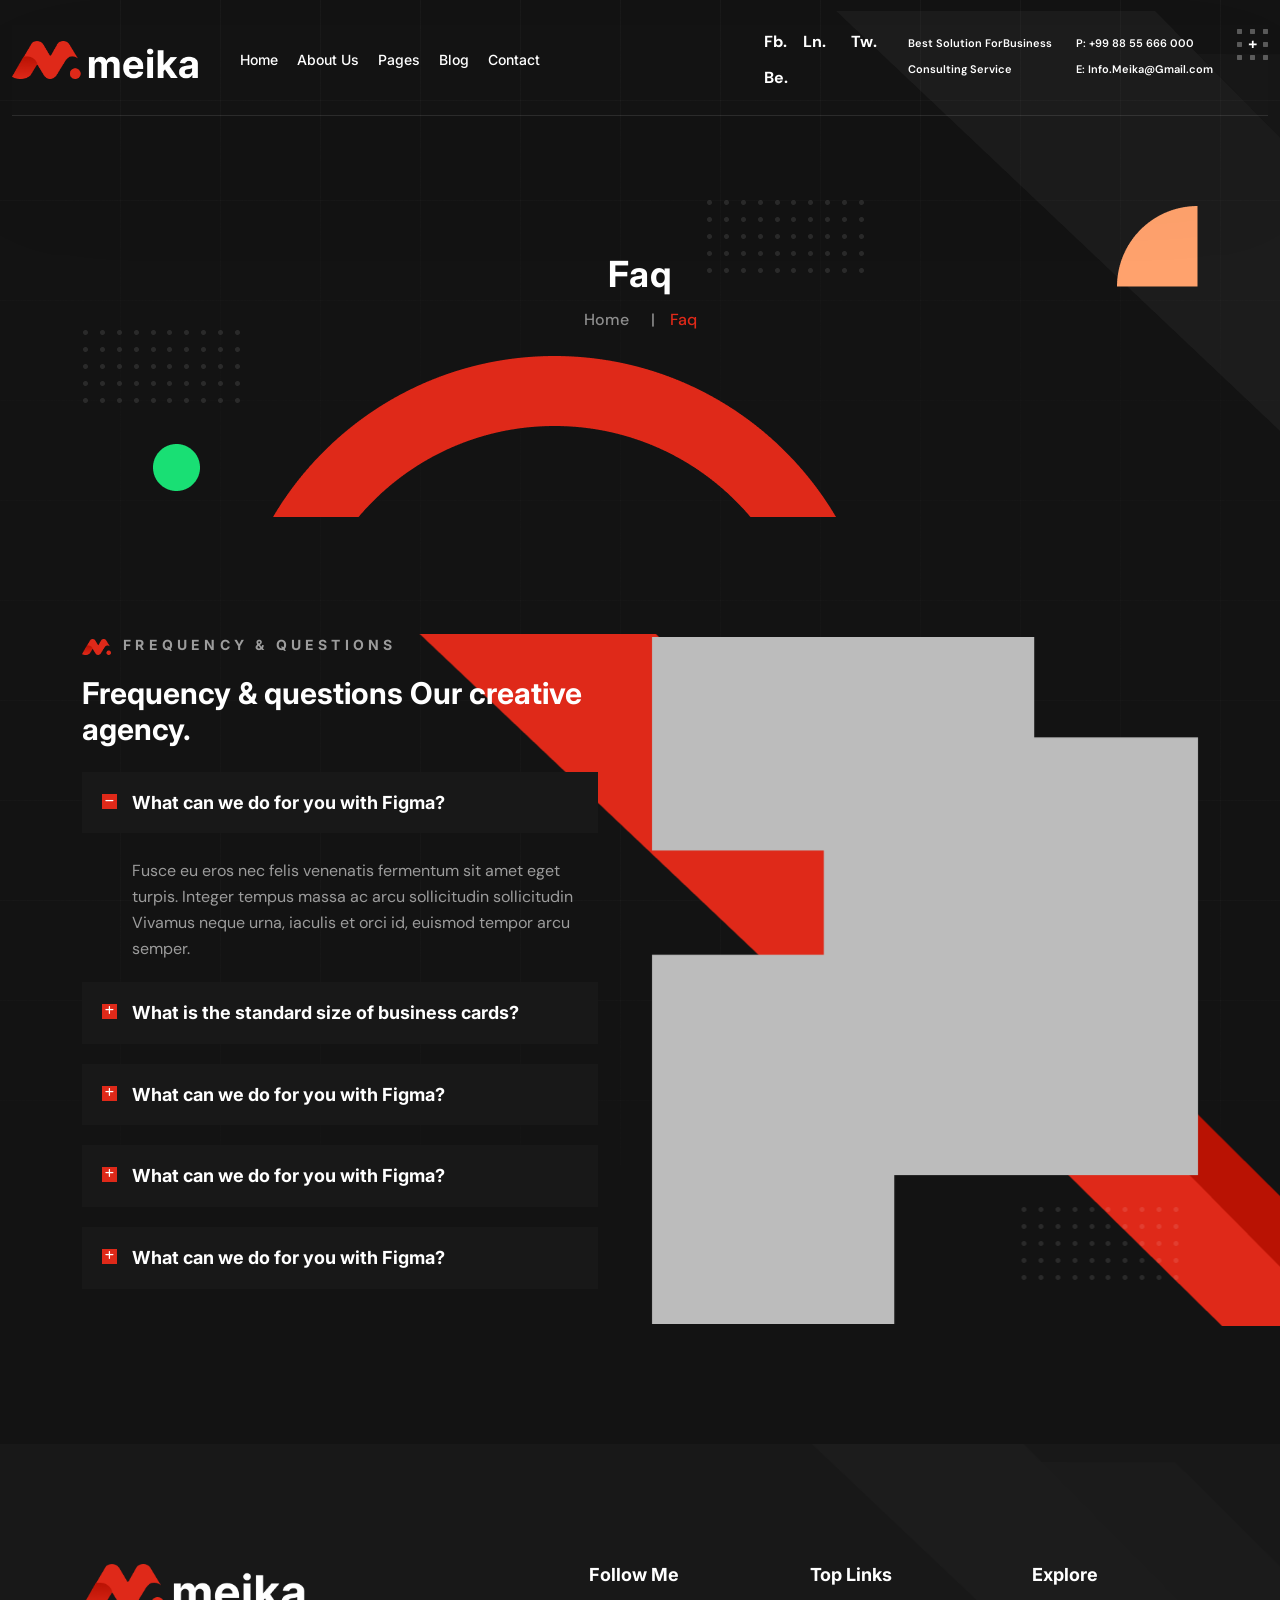
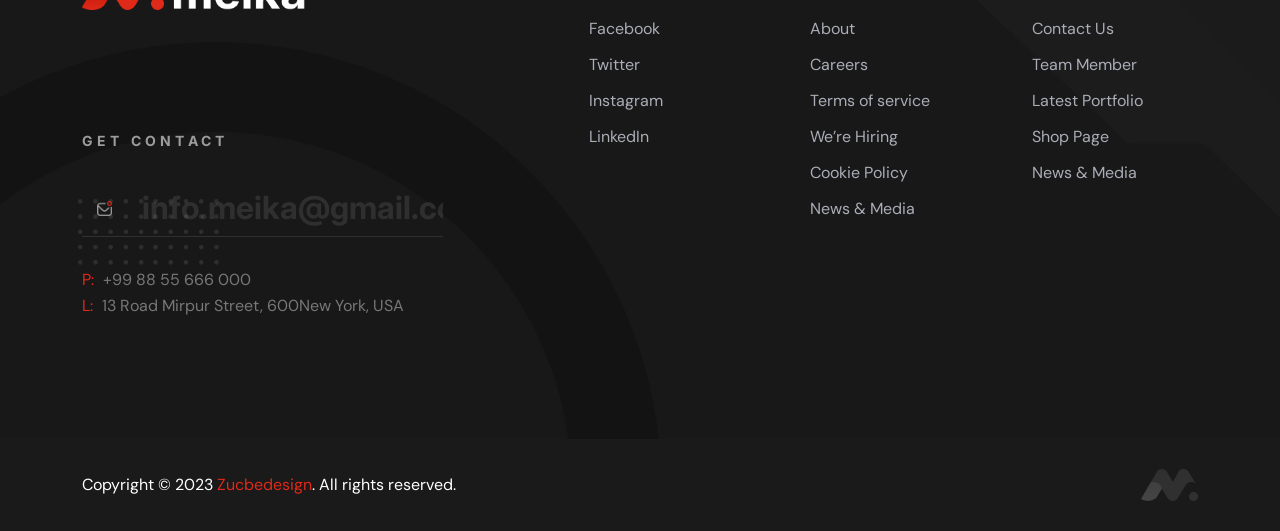
<file: faq.html>
<!doctype html>
<html class="no-js" lang="zxx">
    <head>
        <meta charset="utf-8">
        <meta http-equiv="x-ua-compatible" content="ie=edge">
        <title>Meika - Creative Agency HTML Template </title>
        <meta name="description" content="">
        <meta name="viewport" content="width=device-width, initial-scale=1">
		<link rel="shortcut icon" type="image/x-icon" href="img/favicon.ico">
        <!-- Place favicon.ico in the root directory -->

		<!-- CSS here -->
        <link rel="stylesheet" href="css/bootstrap.min.css">
        <link rel="stylesheet" href="css/animate.min.css">
        <link rel="stylesheet" href="css/magnific-popup.css">
        <link rel="stylesheet" href="fontawesome/css/all.min.css">
        
        <link rel="stylesheet" href="css/dripicons.css">
        <link rel="stylesheet" href="css/slick.css">
        <link rel="stylesheet" href="css/meanmenu.css">
        <link rel="stylesheet" href="css/default.css">
        <link rel="stylesheet" href="css/style.css">
        <link rel="stylesheet" href="css/responsive.css">
    </head>
    <body class="dark">
         <!-- header -->
        <header class="header-area header">  
			  <div id="header-sticky" class="menu-area pl-100 pr-100">
                <div class="container-fluid">
                    <div class="second-menu">
                        <div class="row align-items-center">
                             <div class="col-xl-2 col-lg-2">
                                <div class="logo">
                                    <a href="index.html"><img src="img/logo/logo.png" alt="logo"></a>
                                </div>
                            </div>
                           <div class="col-xl-4 col-lg-4 col-md-6">
                              
                                <div class="main-menu">
                                    <nav id="mobile-menu">
                                          <ul>
                                            <li class="has-sub">
                                                <a href="index.html">Home</a>
                                                <ul>													
													<li><a href="index.html">Home Page 01</a></li>
													<li><a href="index-2.html">Home Page 02</a></li>													
													<li><a href="index-3.html">Home Page 03</a></li>													
												</ul>
                                            </li>
                                            <li><a href="about.html">About Us</a></li>   
                                            <li class="has-sub"><a href="#">Pages</a>
												<ul>     
                                                    <li><a href="service.html">Services</a></li>
                                                    <li> <a href="single-service.html">Services Details</a></li>
                                                     <li><a href="projects.html">Project</a></li>
                                                    <li><a href="team.html">Our Team</a></li>
                                                    <li><a href="team-single.html">Team Details</a></li>  
                                                    <li><a href="pricing.html">Pricing</a></li>
                                                      <li><a href="faq.html">Faq</a></li>
                                                    <li><a href="shop.html">Shop</a></li>
                                                    <li><a href="shop-details.html">Shop Details</a></li>                                                   
                                                  </ul>
											</li>
                                            <li class="has-sub"> 
                                                <a href="blog.html">Blog</a>
                                                <ul>
                                                    <li><a href="blog.html">Blog</a></li>
                                                    <li><a href="blog-details.html">Blog Details</a></li>
                                                </ul>
                                            </li>


                                            <li><a href="contact.html">Contact</a></li>                                               
                                        </ul>
                                    </nav>
                                </div>
                            </div>   
                             <div class="col-xl-6 col-lg-6 text-right d-none d-lg-block text-right text-xl-right">
                                 <div class="header-cta">
                                    <ul>
                                       <li>
                                          <div class="call-box">
                                              <div class="sc">
                                                 <a href="#">Fb.</a>
                                                 <a href="#">Ln.</a><br>
                                                 <a href="#">Tw.</a>
                                                 <a href="#">Be.</a>
                                              </div>                                            
                                          </div>
                                       </li>
                                       <li>
                                          <div class="call-box">                                            
                                             <div class="text">
                                               Best Solution ForBusiness<br> Consulting Service                           
                                             </div>
                                          </div>
                                       </li>
                                        <li>
                                          <div class="call-box">                                            
                                             <div class="text">
                                             P: +99 88 55 666 000<br> E: Info.Meika@Gmail.com             
                                             </div>
                                          </div>
                                       </li>
                                        <li>
                                            <div class="call-box">                          
                                            <a href="#" class="menu-tigger"><img src="img/bg/toggle-menu.png" alt="logo"></a>
                                            </div>
                                        </li>
                                      
                                    </ul>
                                 </div>                              
                            </div>
                            
                                <div class="col-12">
                                    <div class="mobile-menu"></div>
                                </div>
                        </div>                   
                        </div>                   
                </div>
            </div>
        </header>
        <!-- header-end -->
       <!-- offcanvas-area -->
          <div class="offcanvas-menu">
             <span class="menu-close"><i class="fas fa-times"></i></span>
             <form role="search" method="get" id="searchform"   class="searchform" action="http://wordpress.zcube.in/xconsulta/">
                <input type="text" name="s" id="search" placeholder="Search"/>
                <button><i class="fa fa-search"></i></button>
             </form>
             <div id="cssmenu3" class="menu-one-page-menu-container">
                <ul  class="menu">
                   <li class="menu-item menu-item-type-custom menu-item-object-custom"><a href="index.html">Home</a></li>
                   <li class="menu-item menu-item-type-custom menu-item-object-custom"><a href="about.html">About Us</a></li>
                   <li class="menu-item menu-item-type-custom menu-item-object-custom"><a href="courses.html">Courses</a></li>
                   <li class="menu-item menu-item-type-custom menu-item-object-custom"><a href="pricing.html">Pricing </a></li>
                   <li class="menu-item menu-item-type-custom menu-item-object-custom"><a href="team.html">Teacher</a></li>
                   <li class="menu-item menu-item-type-custom menu-item-object-custom"><a href="projects.html">Gallery</a></li>
                   <li class="menu-item menu-item-type-custom menu-item-object-custom"><a href="blog.html">Blog</a></li>
                   <li class="menu-item menu-item-type-custom menu-item-object-custom"><a href="contact.html">Contact</a></li>
                </ul>
             </div>
             <div id="cssmenu2" class="menu-one-page-menu-container">
                <ul id="menu-one-page-menu-12" class="menu">
                   <li class="menu-item menu-item-type-custom menu-item-object-custom"><a href="#home"><span>+8 12 3456897</span></a></li>
                   <li class="menu-item menu-item-type-custom menu-item-object-custom"><a href="#howitwork"><span>info@example.com</span></a></li>
                </ul>
             </div>
          </div>
          <div class="offcanvas-overly"></div>
          <!-- offcanvas-end -->
        <!-- main-area -->
        <main>
            
            <!-- breadcrumb-area -->
            <section class="breadcrumb-area d-flex align-items-center" style="background-image:url(img/bg/bdrc-bg.png);">
                <div class="container">
                    <div class="row align-items-center">
                        <div class="col-xl-12 col-lg-12">
                            <div class="breadcrumb-wrap text-center">
                                <div class="breadcrumb-title">
                                    <h2>Faq</h2>    
                                    <div class="breadcrumb-wrap">
                              
                                <nav aria-label="breadcrumb">
                                    <ol class="breadcrumb">
                                        <li class="breadcrumb-item"><a href="index.html">Home</a></li>
                                        <li class="breadcrumb-item active" aria-current="page">Faq</li>
                                    </ol>
                                </nav>
                            </div>
                                </div>
                            </div>
                        </div>
                        
                    </div>
                </div>
            </section>
            <!-- breadcrumb-area-end -->
             <!-- faq-area -->
            <section class="event event03 pt-120 pb-120 p-relative fix" style="background-image: url(img/bg/faq-bg.png); background-position: center center; background-repeat: no-repeat;">    
                <div class="container">
                    <div class="row">
                        <div class="col-lg-6 col-md-6  wow fadeInUp animated" data-animation="fadeInUp" data-delay=".4s">
                             <div class="about-title second-title pb-25">  
                                    <h5><span class="line"> <img src="img/features/sublogo.png" alt="circle_right"></span> Frequency & questions</h5>
                                    <h2>Frequency & questions Our creative agency.</h2>                                   
                                </div> 
                           <div class="faq-wrap pr-30 wow fadeInUp animated" data-animation="fadeInUp" data-delay=".4s">
                                <div class="accordion" id="accordionExample">
                                    <div class="card">
                                        <div class="card-header" id="headingThree">
                                            <h2 class="mb-0">
                                                <button class="faq-btn" type="button" data-bs-toggle="collapse"
                                                    data-bs-target="#collapseThree"  >
                                                  What can we do for you with Figma?
                                                </button>
                                            </h2>
                                        </div>
                                        <div id="collapseThree" class="collapse show"
                                            data-bs-parent="#accordionExample">
                                            <div class="card-body">
                                               Fusce eu eros nec felis venenatis fermentum sit amet eget turpis. Integer tempus massa ac arcu sollicitudin sollicitudin Vivamus neque urna, iaculis et orci id, euismod tempor arcu semper.
                                            </div>
                                        </div>
                                    </div>
                                    <div class="card">
                                        <div class="card-header" id="headingOne">
                                            <h2 class="mb-0">
                                                <button class="faq-btn collapsed" type="button" data-bs-toggle="collapse"
                                                    data-bs-target="#collapseOne"  >
                                                  What is the standard size of business cards?
                                                </button>
                                            </h2>
                                        </div>
                                        <div id="collapseOne" class="collapse" data-bs-parent="#accordionExample">
                                            <div class="card-body">
                                               Fusce eu eros nec felis venenatis fermentum sit amet eget turpis. Integer tempus massa ac arcu sollicitudin sollicitudin Vivamus neque urna, iaculis et orci id, euismod tempor arcu semper.
                                            </div>
                                        </div>
                                    </div>
                                    <div class="card">
                                        <div class="card-header" id="headingTwo">
                                            <h2 class="mb-0">
                                                <button class="faq-btn collapsed" type="button" data-bs-toggle="collapse"
                                                    data-bs-target="#collapseTwo"  >
                                                 What can we do for you with Figma?
                                                </button>
                                            </h2>
                                        </div>
                                        <div id="collapseTwo" class="collapse" data-bs-parent="#accordionExample">
                                            <div class="card-body">
                                              Our community is being called to reimagine the future. As the only university where a renowned design school comes together with premier colleges, we are making learning more relevant and transformational. We are enriched by the wide range.
                                            </div>
                                        </div>
                                    </div>   
                                    <div class="card">
                                        <div class="card-header" id="headingFour">
                                            <h2 class="mb-0">
                                                <button class="faq-btn collapsed" type="button" data-bs-toggle="collapse"
                                                    data-bs-target="#collapseFour"  >
                                               What can we do for you with Figma?
                                                </button>
                                            </h2>
                                        </div>
                                        <div id="collapseFour" class="collapse" data-bs-parent="#accordionExample">
                                            <div class="card-body">
                                                Fusce eu eros nec felis venenatis fermentum sit amet eget turpis. Integer tempus massa ac arcu sollicitudin sollicitudin Vivamus neque urna, iaculis et orci id, euismod tempor arcu semper.
                                            </div>
                                        </div>
                                    </div>
                                    <div class="card">
                                        <div class="card-header" id="headingFive">
                                            <h2 class="mb-0">
                                                <button class="faq-btn collapsed" type="button" data-bs-toggle="collapse"
                                                    data-bs-target="#collapseFive"  >
                                                What can we do for you with Figma?
                                                </button>
                                            </h2>
                                        </div>
                                        <div id="collapseFive" class="collapse" data-bs-parent="#accordionExample">
                                            <div class="card-body">
                                               Fusce eu eros nec felis venenatis fermentum sit amet eget turpis. Integer tempus massa ac arcu sollicitudin sollicitudin Vivamus neque urna, iaculis et orci id, euismod tempor arcu semper.
                                            </div>
                                        </div>
                                    </div>
                                </div>
                            </div>  
                        </div> 
                        <div class="col-lg-6 col-md-6  wow fadeInUp animated" data-animation="fadeInUp" data-delay=".4s">                           
                            <img src="img/bg/faq-img2.png" alt="circle_right">
                        </div>                                  
                    </div>
                </div>
            </section>
           <!-- faq-area -->
           
        </main>
        <!-- main-area-end -->
           <!-- footer -->
        <footer class="footer-bg footer-p">
            <div class="footer-top pt-120 pb-90  p-relative" style="background-color: #161616;background-image:url(img/bg/footer_bg.png); background-repeat: no-repeat; background-size: cover;">               
                <div class="container">
                    <div class="row justify-content-between">
                        
                          <div class="col-xl-5 col-lg-5 col-sm-6">
                            <div class="footer-widget mb-30">
                                <div class="f-widget-title mb-100">
                                   <img src="img/logo/logo.png" alt="img">
                                </div>
                                 <div class="footer-subricbe p-relative" data-animation="fadeInDown" data-delay=".4s" >
                                     <h6>Get Contact</h6>
                                    <form action="news-mail.php" method="post" class="contact-form ">
                                    <button class="btn"><img src="img/bg/sbtn-icon.png" alt="img"></button>
                                     <input type="text" id="email2" name="email2"  class="header-input" placeholder="Info.meika@gmail.com" required>
                                    
                                    </form>
                                </div>
                                <div class="info">
                                    <ul>
                                        <li><span class="red">P:</span> +99 88 55 666 000</li>
                                        <li><span class="red">L:</span> 13 Road Mirpur Street, 600New York, USA</li>
                                    </ul>
                                </div>
                            </div>
                        </div>
						<div class="col-xl-2 col-lg-2 col-sm-6">
                            <div class="footer-widget mb-30">
                                <div class="f-widget-title">
                                    <h2>Follow Me</h2>
                                </div>
                                <div class="footer-link">
                                    <ul>                                        
                                        <li><a href="#">Facebook</a></li>
                                        <li><a href="#">Twitter</a></li>
                                        <li><a href="#">Instagram</a></li>
                                        <li><a href="#">LinkedIn</a></li>
                                    </ul>
                                </div>
                            </div>
                        </div>
                        <div class="col-xl-2 col-lg-2 col-sm-6">
                            <div class="footer-widget mb-30">
                                <div class="f-widget-title">
                                    <h2>Top Links</h2>
                                </div>
                                <div class="footer-link">
                                    <ul>
                                        <li><a href="faq.html">About</a></li>
                                        <li><a href="#">Careers</a></li>
                                        <li><a href="#">Terms of service</a></li>
                                        <li><a href="#">We’re Hiring</a></li>
                                        <li><a href="#">Cookie Policy</a></li>
                                        <li><a href="#"> News & Media</a></li>
                                    </ul>
                                </div>
                            </div>
                        </div>  
                      <div class="col-xl-2 col-lg-2 col-sm-6">
                            <div class="footer-widget mb-30">
                                <div class="f-widget-title">
                                    <h2>Explore</h2>
                                </div>
                                <div class="footer-link">
                                    <ul>
                                        <li><a href="faq.html"> Contact Us</a></li>
                                        <li><a href="#">Team Member</a></li>
                                        <li><a href="#">Latest Portfolio</a></li>
                                        <li><a href="#">Shop Page</a></li>
                                        <li><a href="#">News & Media</a></li>
                                    </ul>
                                </div>
                            </div>
                        </div>  
                      
                      
                        
                    </div>
                </div>
             
            </div>
            
            <div class="copyright-wrap">              
                <div class="container">
                    <div class="row align-items-center">
                        <div class="col-lg-6">                         
                              Copyright © 2023 <a href="#">Zucbedesign</a>. All rights reserved.          
                        </div>
                          <div class="col-lg-6 text-right">      
                               <img src="img/bg/cp-logo.png" alt="img">
                        </div>
                        
                    </div>
                </div>
            </div>
        </footer>
        <!-- footer-end -->
		<!-- JS here -->
        <script src="js/vendor/modernizr-3.5.0.min.js"></script>
        <script src="js/vendor/jquery-3.6.0.min.js"></script>
        <script src="js/popper.min.js"></script>
        <script src="js/bootstrap.min.js"></script>
        <script src="js/slick.min.js"></script>
        <script src="js/ajax-form.js"></script>
        <script src="js/paroller.js"></script>
        <script src="js/wow.min.js"></script>
        <script src="js/js_isotope.pkgd.min.js"></script>
        <script src="js/imagesloaded.min.js"></script>
        <script src="js/parallax.min.js"></script>
        <script src="js/jquery.waypoints.min.js"></script>
        <script src="js/jquery.counterup.min.js"></script>
        <script src="js/jquery.scrollUp.min.js"></script>
        <script src="js/jquery.meanmenu.min.js"></script>
        <script src="js/parallax-scroll.js"></script>
        <script src="js/jquery.magnific-popup.min.js"></script>
        <script src="js/element-in-view.js"></script>
        <script src="js/main.js"></script>
    </body>
</html>
</file>
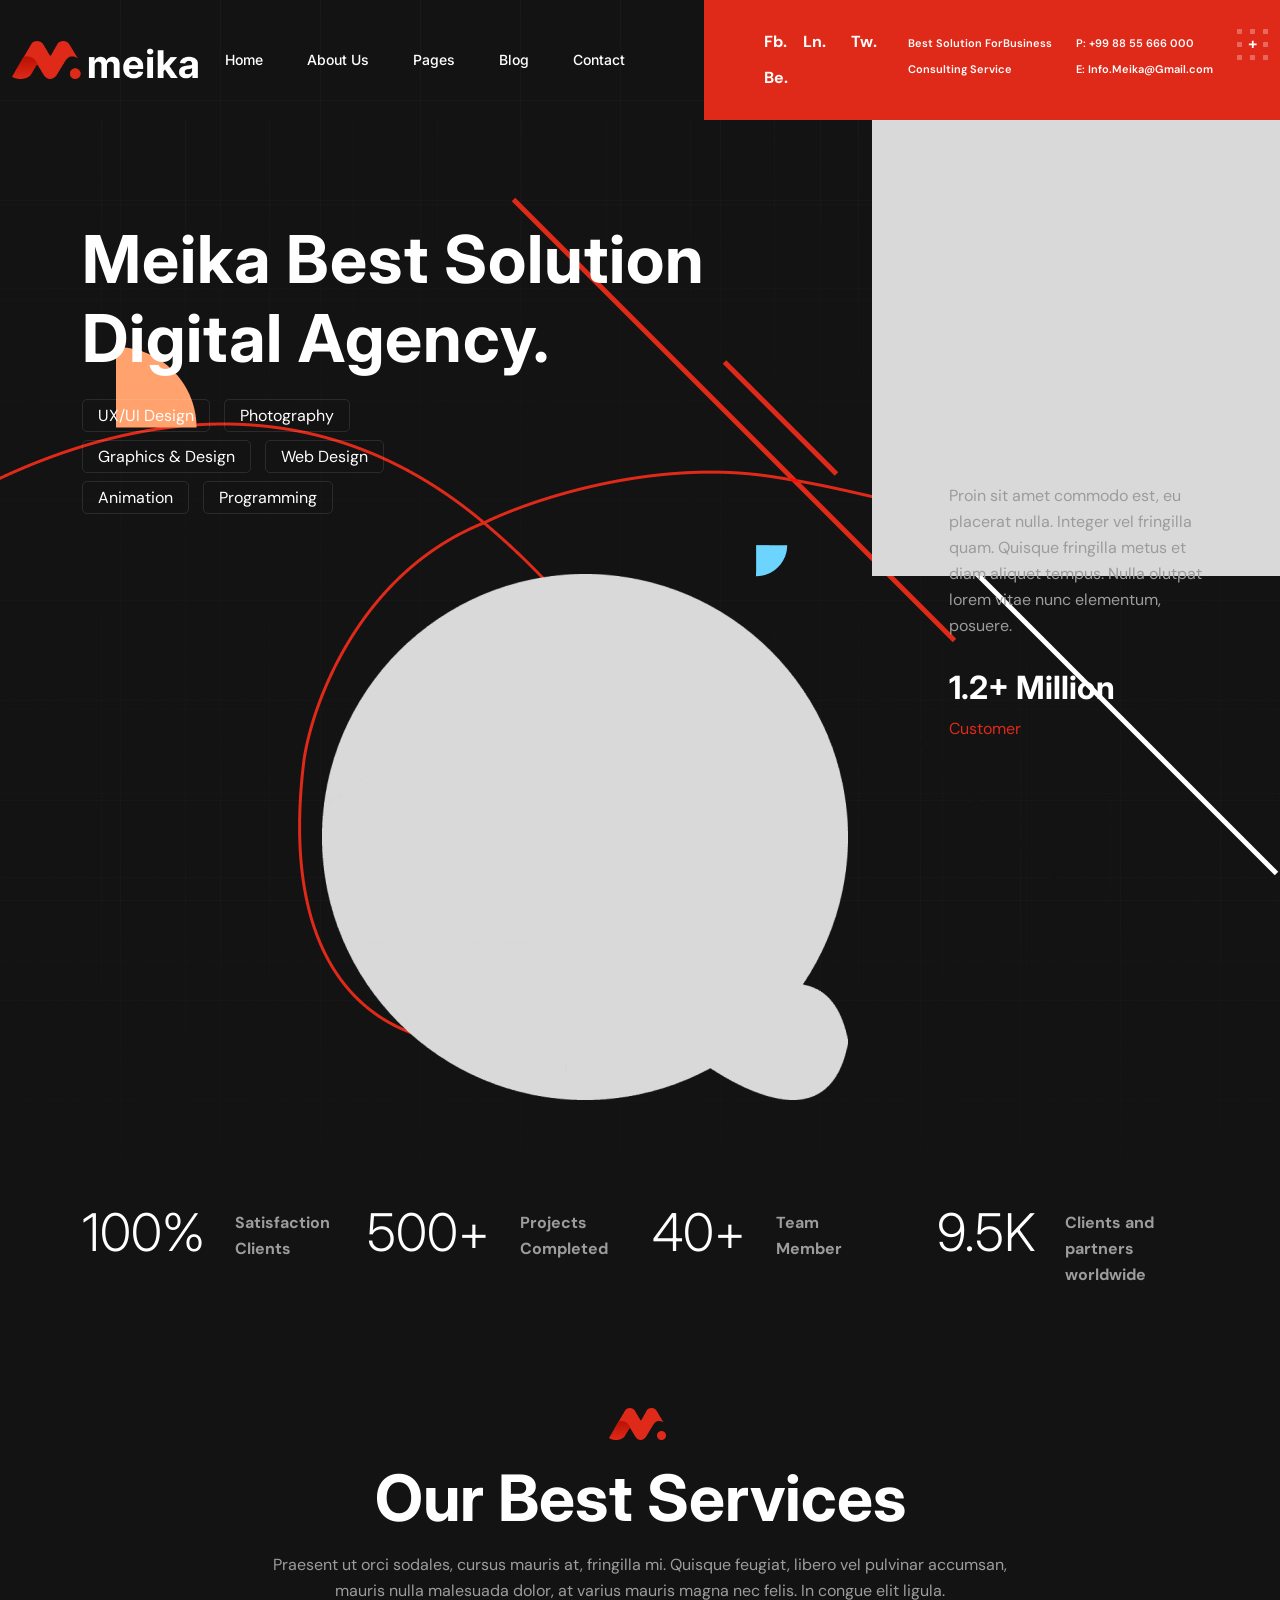
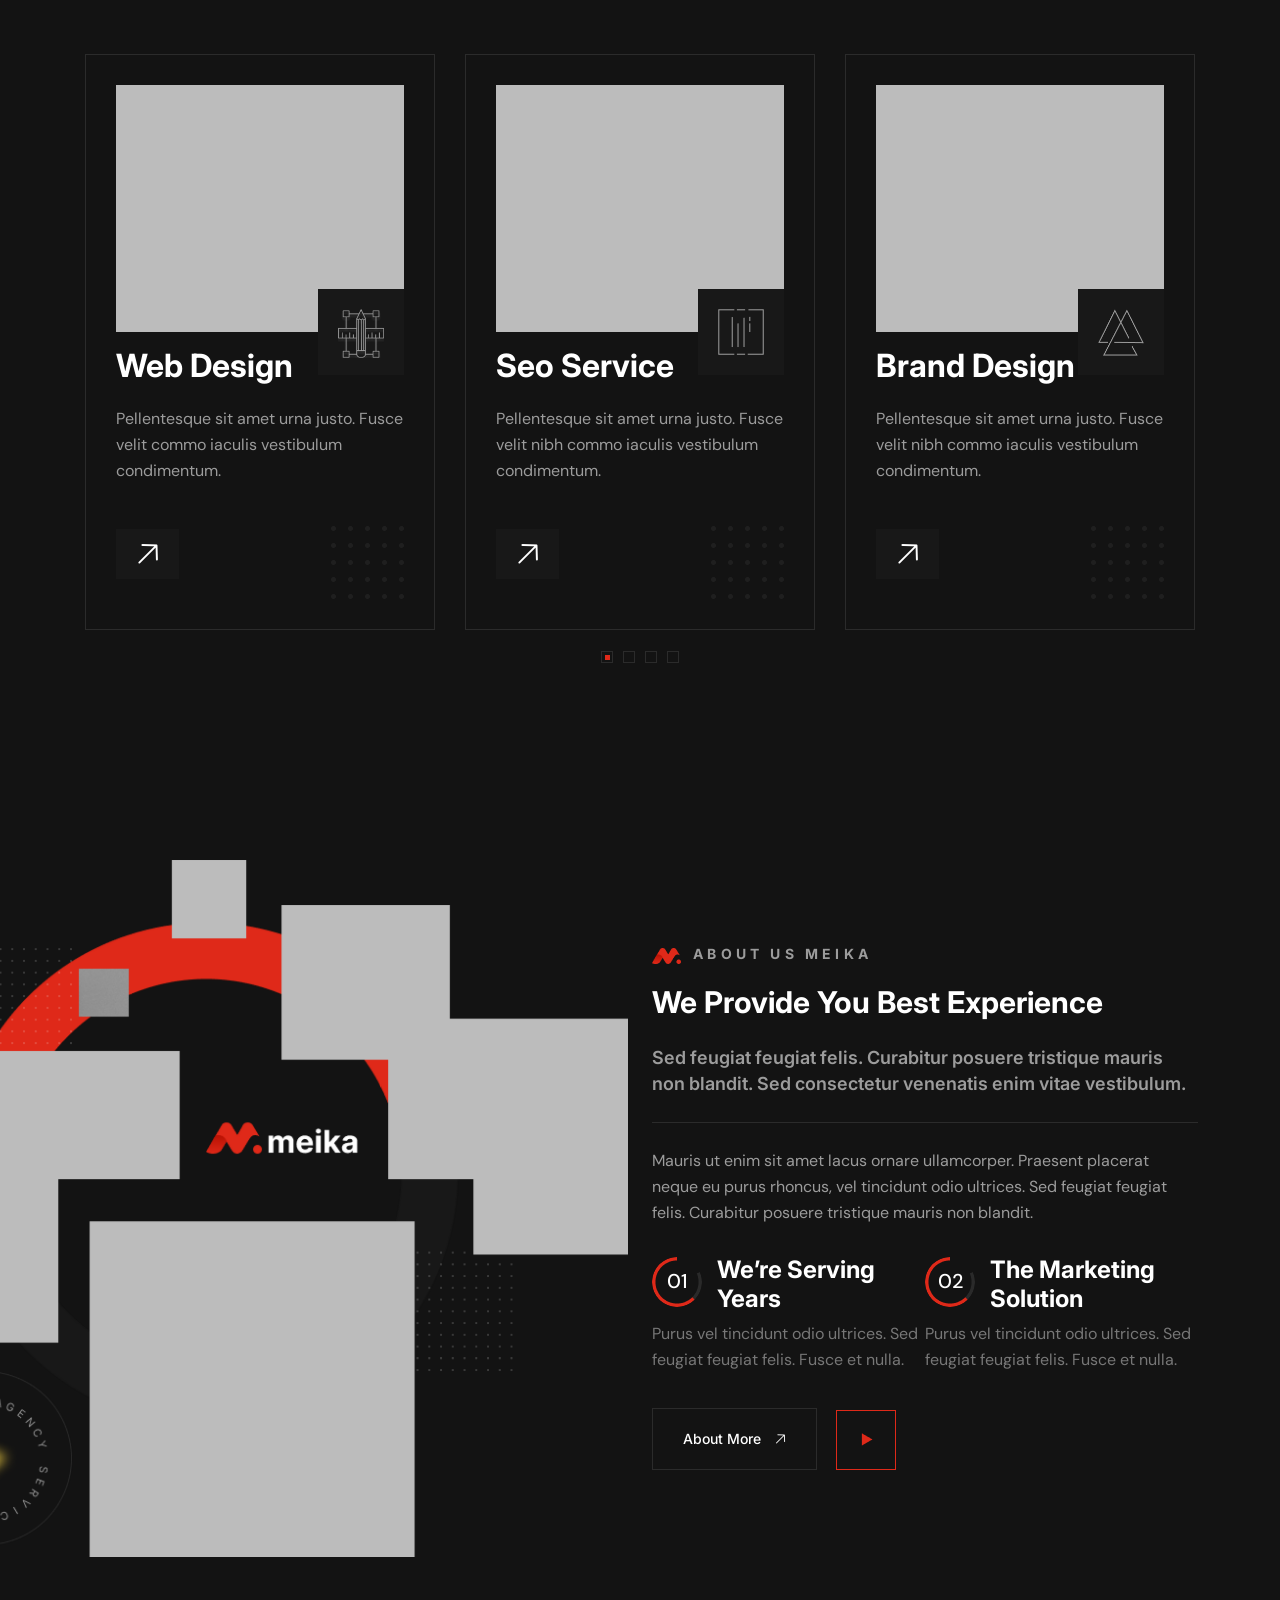
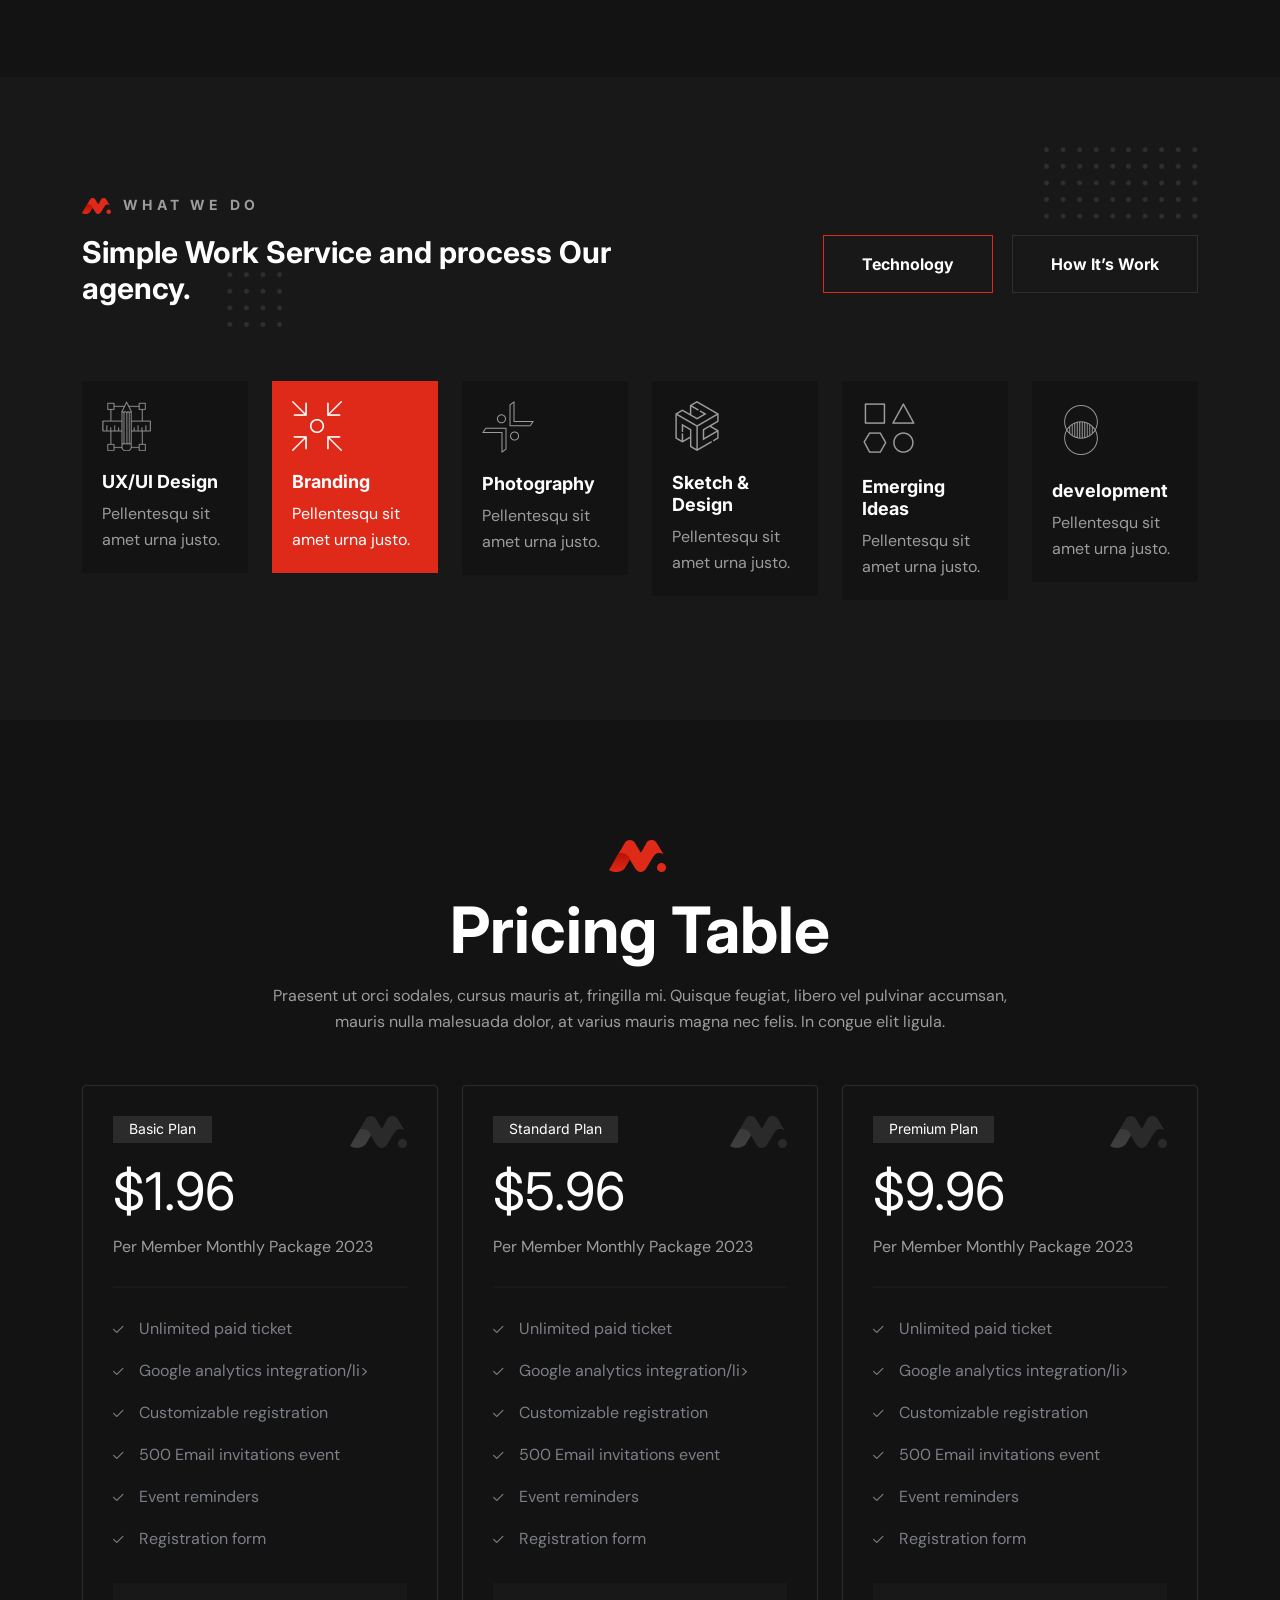
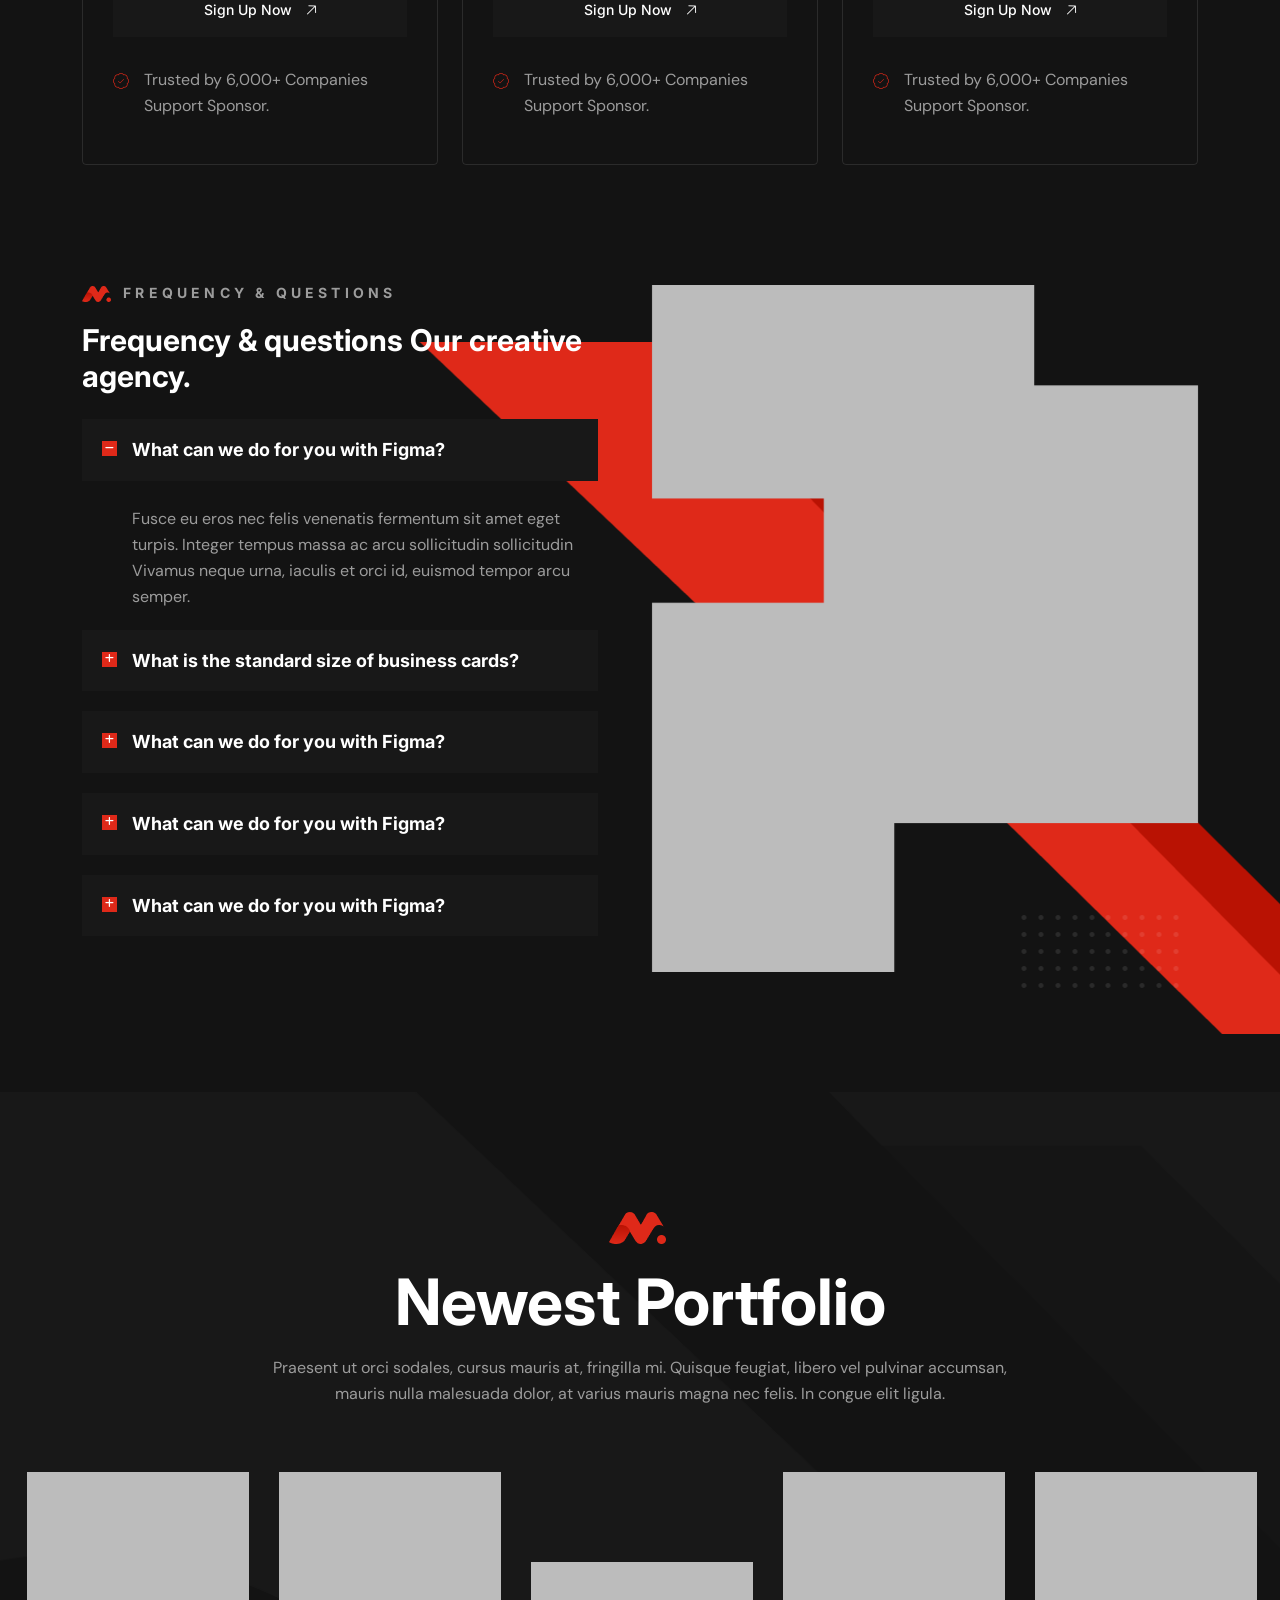
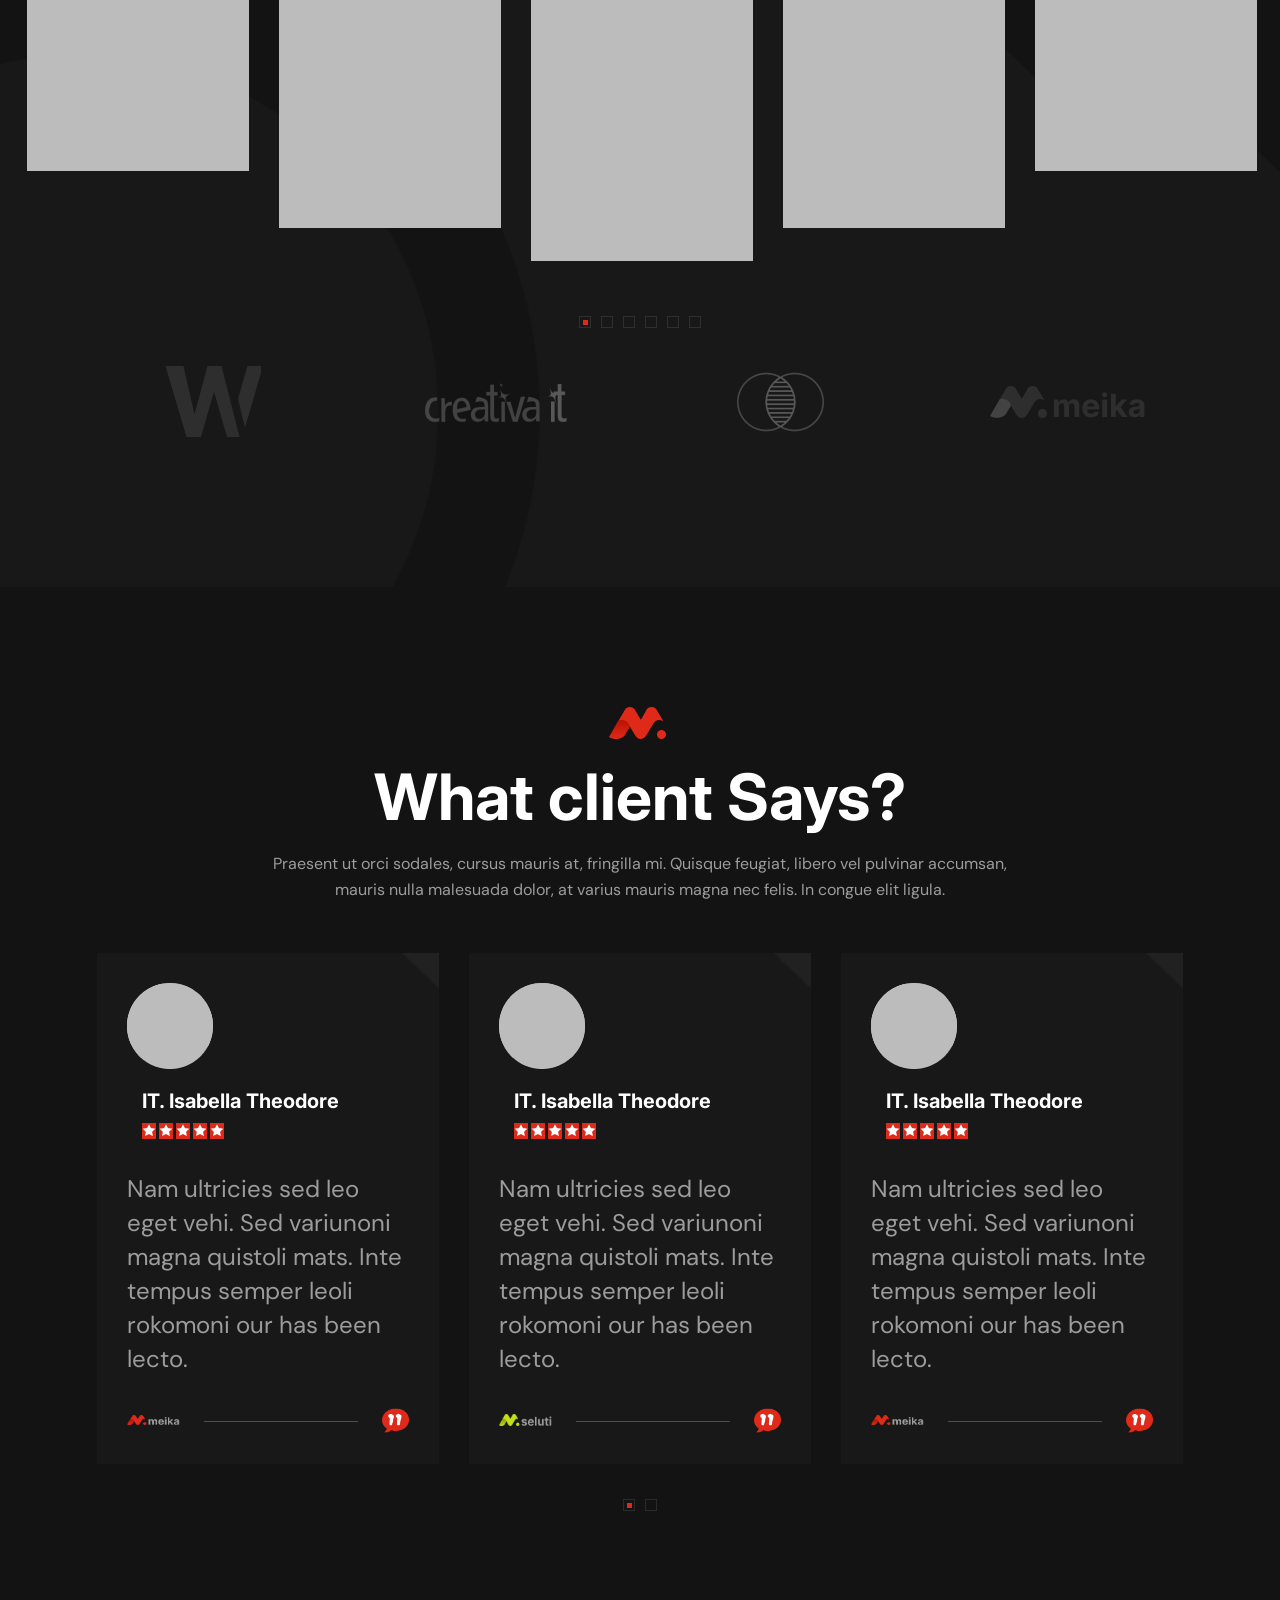
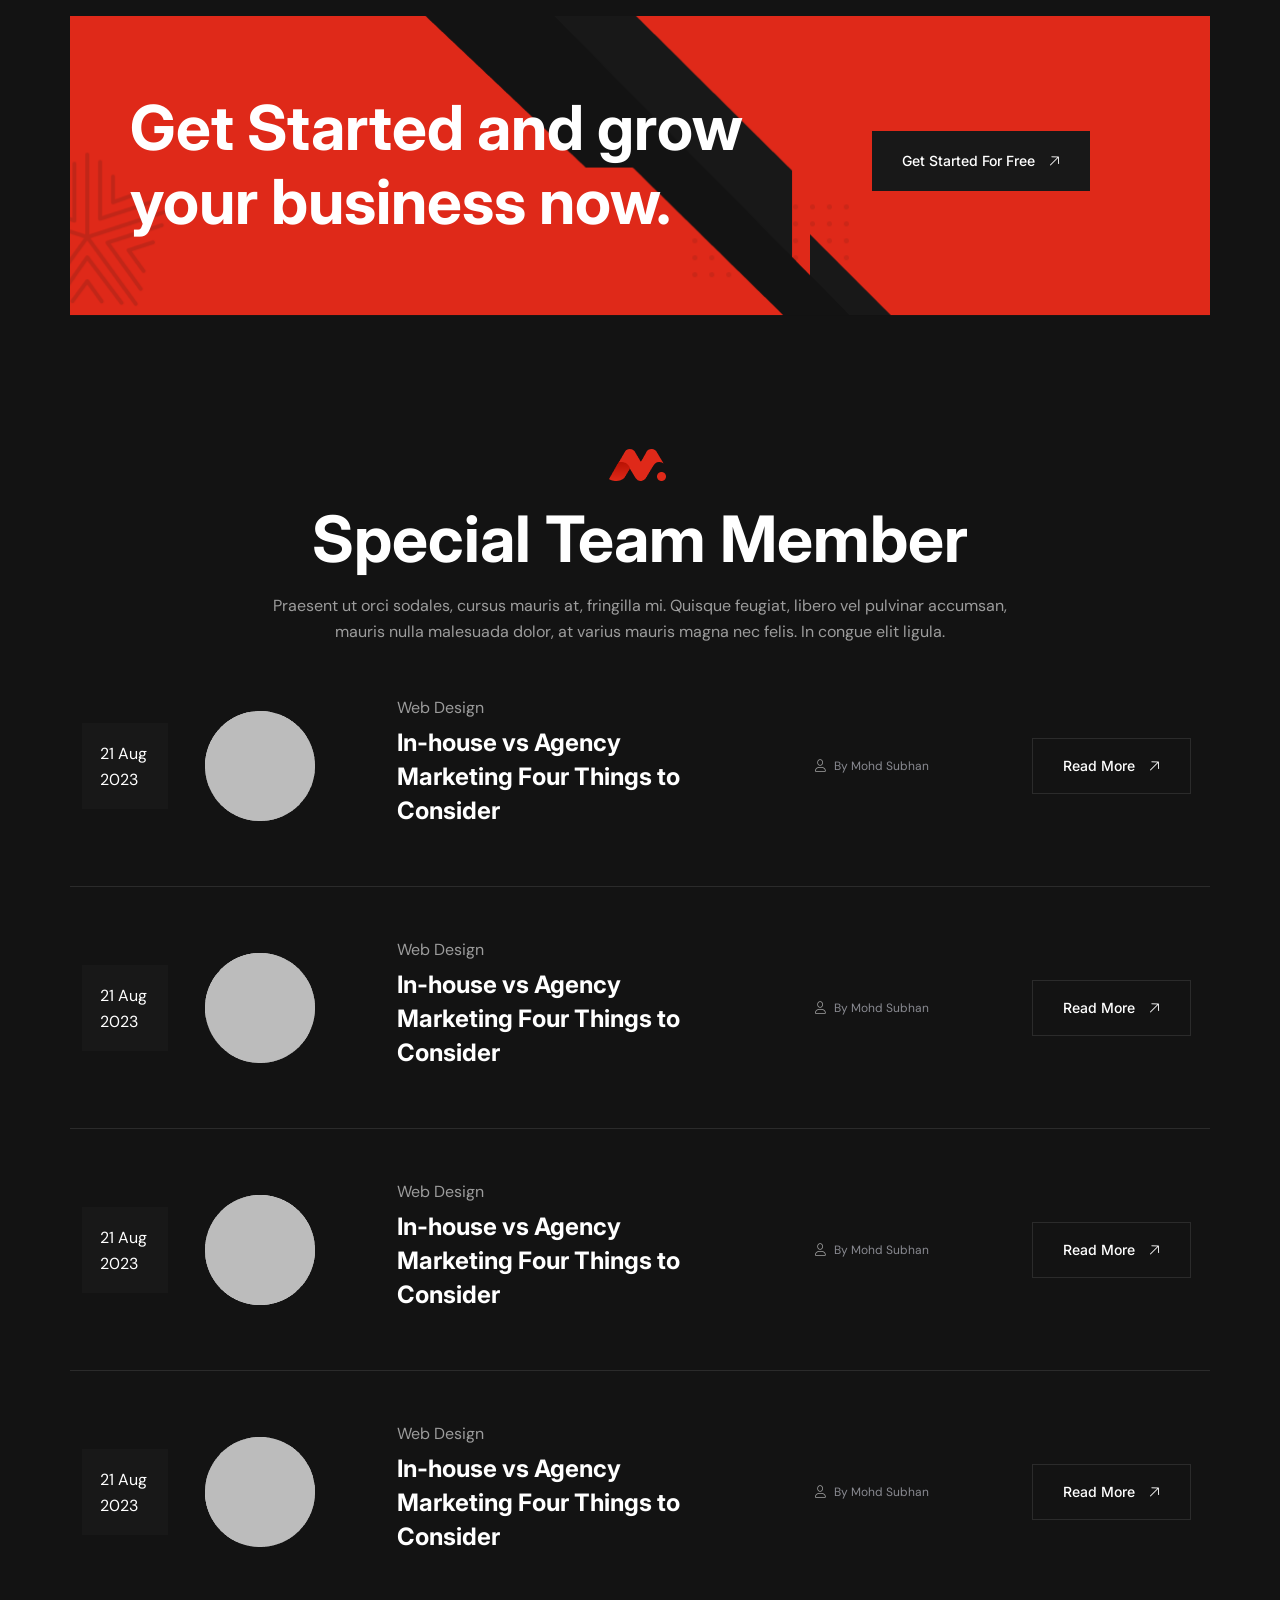
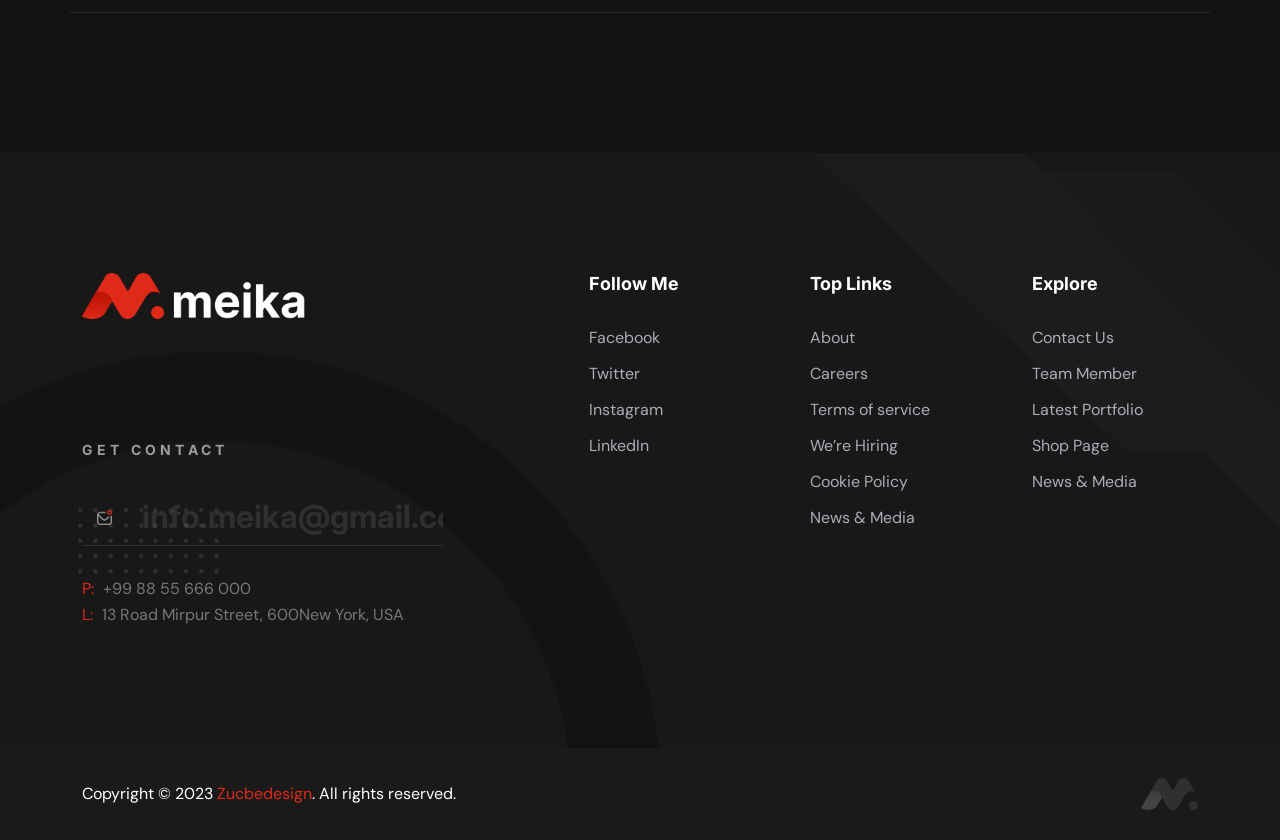
<file: index-3.html>
<!doctype html>
<html class="no-js" lang="zxx">
    <head>
        <meta charset="utf-8">
        <meta http-equiv="x-ua-compatible" content="ie=edge">
        <title>Meika - Creative Agency HTML Template </title>
        <meta name="description" content="">
        <meta name="viewport" content="width=device-width, initial-scale=1">
		<link rel="shortcut icon" type="image/x-icon" href="img/favicon.ico">
        <!-- Place favicon.ico in the root directory -->

		<!-- CSS here -->
        <link rel="stylesheet" href="css/bootstrap.min.css">
        <link rel="stylesheet" href="css/animate.min.css">
        <link rel="stylesheet" href="css/magnific-popup.css">
        <link rel="stylesheet" href="fontawesome/css/all.min.css">
        <link rel="stylesheet" href="css/dripicons.css">
        <link rel="stylesheet" href="css/slick.css">
        <link rel="stylesheet" href="css/meanmenu.css">
        <link rel="stylesheet" href="css/default.css">
        <link rel="stylesheet" href="css/style.css">
        <link rel="stylesheet" href="css/responsive.css">
    </head>
    <body class="dark">
       <!-- header -->
        <header class="header-area header-three">  
			  <div class="menu-area pl-100 pr-100">
                <div class="container-fluid">
                        <div class="row align-items-center">
                             <div class="col-xl-2 col-lg-2">
                                <div class="logo">
                                    <a href="index.html"><img src="img/logo/logo.png" alt="logo"></a>
                                </div>
                            </div>
                           <div class="col-xl-4 col-lg-4 col-md-6">
                              
                                <div class="main-menu">
                                    <nav id="mobile-menu">
                                          <ul>
                                            <li class="has-sub">
                                                <a href="index.html">Home</a>
                                                <ul>													
													<li><a href="index.html">Home Page 01</a></li>
													<li><a href="index-2.html">Home Page 02</a></li>													
													<li><a href="index-3.html">Home Page 03</a></li>													
												</ul>
                                            </li>
                                            <li><a href="about.html">About Us</a></li>   
                                            <li class="has-sub"><a href="#">Pages</a>
												<ul>     
                                                    <li><a href="service.html">Services</a></li>
                                                    <li> <a href="single-service.html">Services Details</a></li>
                                                     <li><a href="projects.html">Project</a></li>
                                                    <li><a href="team.html">Our Team</a></li>
                                                    <li><a href="team-single.html">Team Details</a></li>  
                                                    <li><a href="pricing.html">Pricing</a></li>
                                                      <li><a href="faq.html">Faq</a></li>
                                                    <li><a href="shop.html">Shop</a></li>
                                                    <li><a href="shop-details.html">Shop Details</a></li>                                                   
                                                  </ul>
											</li>
                                            <li class="has-sub"> 
                                                <a href="blog.html">Blog</a>
                                                <ul>
                                                    <li><a href="blog.html">Blog</a></li>
                                                    <li><a href="blog-details.html">Blog Details</a></li>
                                                </ul>
                                            </li>


                                            <li><a href="contact.html">Contact</a></li>                                               
                                        </ul>
                                    </nav>
                                </div>
                            </div>   
                             <div class="col-xl-6 col-lg-6 text-right d-none d-lg-block text-right text-xl-right">
                                 <div class="header-cta">
                                    <ul>
                                       <li>
                                          <div class="call-box">
                                              <div class="sc">
                                                 <a href="#">Fb.</a>
                                                 <a href="#">Ln.</a><br>
                                                 <a href="#">Tw.</a>
                                                 <a href="#">Be.</a>
                                              </div>                                            
                                          </div>
                                       </li>
                                       <li>
                                          <div class="call-box">                                            
                                             <div class="text">
                                               Best Solution ForBusiness<br> Consulting Service                           
                                             </div>
                                          </div>
                                       </li>
                                        <li>
                                          <div class="call-box">                                            
                                             <div class="text">
                                             P: +99 88 55 666 000<br> E: Info.Meika@Gmail.com             
                                             </div>
                                          </div>
                                       </li>
                                        <li>
                                            <div class="call-box">                          
                                            <a href="#" class="menu-tigger"><img src="img/bg/toggle-menu.png" alt="logo"></a>
                                            </div>
                                        </li>
                                      
                                    </ul>
                                 </div>                              
                            </div>
                            
                                <div class="col-12">
                                    <div class="mobile-menu"></div>
                                </div>
                        </div>                   
           
                </div>
            </div>
        </header>
        <!-- header-end -->
       <!-- offcanvas-area -->
          <div class="offcanvas-menu">
             <span class="menu-close"><i class="fas fa-times"></i></span>
             <form role="search" method="get" id="searchform"   class="searchform" action="http://wordpress.zcube.in/xconsulta/">
                <input type="text" name="s" id="search" placeholder="Search"/>
                <button><i class="fa fa-search"></i></button>
             </form>
             <div id="cssmenu3" class="menu-one-page-menu-container">
                <ul  class="menu">
                   <li class="menu-item menu-item-type-custom menu-item-object-custom"><a href="index.html">Home</a></li>
                   <li class="menu-item menu-item-type-custom menu-item-object-custom"><a href="about.html">About Us</a></li>
                   <li class="menu-item menu-item-type-custom menu-item-object-custom"><a href="courses.html">Courses</a></li>
                   <li class="menu-item menu-item-type-custom menu-item-object-custom"><a href="pricing.html">Pricing </a></li>
                   <li class="menu-item menu-item-type-custom menu-item-object-custom"><a href="team.html">Teacher</a></li>
                   <li class="menu-item menu-item-type-custom menu-item-object-custom"><a href="projects.html">Gallery</a></li>
                   <li class="menu-item menu-item-type-custom menu-item-object-custom"><a href="blog.html">Blog</a></li>
                   <li class="menu-item menu-item-type-custom menu-item-object-custom"><a href="contact.html">Contact</a></li>
                </ul>
             </div>
             <div id="cssmenu2" class="menu-one-page-menu-container">
                <ul id="menu-one-page-menu-12" class="menu">
                   <li class="menu-item menu-item-type-custom menu-item-object-custom"><a href="#home"><span>+8 12 3456897</span></a></li>
                   <li class="menu-item menu-item-type-custom menu-item-object-custom"><a href="#howitwork"><span>info@example.com</span></a></li>
                </ul>
             </div>
          </div>
          <div class="offcanvas-overly"></div>
          <!-- offcanvas-end -->
        <!-- main-area -->
        <main>
           <!-- slider-area -->
            <section id="parallax" class="slider-area fix p-relative">    
                <div class="slider-active-two" style="background-image: url(img/slider/line-bg.png); background-size: cover;">                       
				<div class="single-slider single-slider2 slider-bg d-flex" style="background-image: url(img/slider/slider3.png); background-size: cover;">   
                        <div class="container">      
            
                           <div class="row mt-100">                              
                                <div class="col-lg-7 col-md-12">
                                    <div class="slider-content s-slider-content">
                                         <h2 data-animation="fadeInUp" data-delay=".4s">Meika Best Solution Digital Agency.</h2>
                                         <ul>
                                            <li><a href="#">UX/UI Design</a></li>
                                            <li><a href="#">Photography</a></li>
                                            <li><a href="#">Graphics & Design</a></li>
                                            <li><a href="#">Web Design</a></li>
                                            <li><a href="#">Animation</a></li>
                                            <li><a href="#">Programming</a></li>
                                        </ul>
                                    </div>
                                     
                                </div>
                                <div class="col-lg-5 col-md-12 p-relative">
                                    <div class="slider-content3">
                                        <p>Proin sit amet commodo est, eu placerat nulla. Integer vel fringilla quam. Quisque fringilla metus et diam aliquet tempus. Nulla olutpat lorem vitae nunc  elementum, posuere.</p>
                                        <h5>1.2+ Million</h5>
                                        <span>Customer</span>
                                    </div>
                                </div>
                            </div>
                        </div>
                    </div>
                 
                    </div>
                    
               
            </section>
            <!-- slider-area-end -->
                <!-- counter-area -->
            <div class="counter-area p-relative pt-120 pb-120">
                <div class="container">
               
                    <div class="row p-relative">
                         <div class="col-lg-3 col-md-6 col-sm-12">
                             <div class="single-counter wow fadeInUp animated" data-animation="fadeInDown animated" data-delay=".2s">
                                <div class="counter p-relative">
                                    <span class="count">100</span><span>%</span>                               
                                    <p>Satisfaction <br>Clients</p>
                                </div>
                               
                            </div>
                        </div>
                      <div class="col-lg-3 col-md-6 col-sm-12">
                            <div class="single-counter wow fadeInUp animated" data-animation="fadeInDown animated" data-delay=".2s">
                                <div class="counter p-relative">
                                    <span class="count">500</span><span>+</span>                
                                    <p>Projects <br>Completed</p>
                                </div>
                               
                            </div>
                        </div>
                        <div class="col-lg-3 col-md-6 col-sm-12">
                            <div class="single-counter wow fadeInUp animated" data-animation="fadeInDown animated" data-delay=".2s">
                                 <div class="counter p-relative">
                                    <span class="count">40</span><span>+</span>                                
                                    <p>Team <br>Member</p>
                                </div>
                              
                            </div>
                        </div>
                         <div class="col-lg-3 col-md-6 col-sm-12">
                            <div class="single-counter wow fadeInUp animated" data-animation="fadeInDown animated" data-delay=".2s">
                               <div class="counter p-relative">
                                    <span class="count">9.5</span><span>k</span>                                          
                                    <p>Clients and <br>partners worldwide</p>
                                </div>
                            </div>
                        </div>
                    </div>
                </div>
            </div>
            <!-- counter-area-end -->	
             <!-- services-three-area -->
            <section id="services" class="services-area services-bg  p-relative fix  pb-90">  
                <div class="container">
                    <div class="row justify-content-center align-items-center">
                            <div class="col-lg-8 col-md-9">
                                <div class="section-title p-relative text-center mb-50 wow fadeInLeft  animated" data-animation="fadeInLeft" data-delay=".4s">
                                 <h5><span class="line"> <img src="img/bg/sub-text-logo.png" alt="circle_right"></span></h5>
                                <h2>
                                    Our Best Services
                                </h2>
                                <p>Praesent ut orci sodales, cursus mauris at, fringilla mi. Quisque feugiat, libero vel pulvinar accumsan, mauris nulla malesuada dolor, at varius mauris magna nec felis. In congue elit ligula.</p>
                            </div>
                            </div>
                           
                        </div>
                    <div class="row services-active2">
                        <div class="col-lg-4 col-md-6">
                           <div class="s-single-services mb-30 wow fadeInUp animated" data-animation="fadeInDown animated" data-delay=".2s">
                            <div class="service-img">
                                <img src="img/bg/sr-img01.png" alt="icon"/>
                                <div class="services-icon3">
                                       <img src="img/icon/sr-icon8.png" alt="icon"/>                              
                                    </div>
                            </div>
                            
                            <div class="second-services-content">
                                <h5><a href="single-service.html">Web Design</a></h5>
                                <p>Pellentesque sit amet urna justo. Fusce velit commo iaculis vestibulum condimentum.</p>
                                <a class="btn" href="single-service.html"><i class="fa-sharp fa-light fa-arrow-up"></i></a>
                            </div>
                               <div class="sr-h-bg">
                               <img src="img/bg/sr-h-bg3.png" alt="icon"/>
                            </div>
                            </div>
                        </div>
                        <div class="col-lg-4 col-md-6">
                           <div class="s-single-services mb-30 wow fadeInUp animated" data-animation="fadeInDown animated" data-delay=".2s">
                            <div class="service-img">
                                <img src="img/bg/sr-img02.png" alt="icon"/>
                                <div class="services-icon3">
                                       <img src="img/icon/sr-icon5.png" alt="icon"/>                              
                                    </div>
                            </div>
                            <div class="second-services-content">
                                <h5><a href="single-service.html">Seo Service</a></h5>
                               <p>Pellentesque sit amet urna justo. Fusce velit nibh commo iaculis vestibulum condimentum.</p>
                                <a class="btn" href="single-service.html"><i class="fa-sharp fa-light fa-arrow-up"></i></a>
                            </div>
                               <div class="sr-h-bg">
                               <img src="img/bg/sr-h-bg3.png" alt="icon"/>
                            </div>
                            </div>
                        </div>
                        <div class="col-lg-4 col-md-6">
                           <div class="s-single-services mb-30 wow fadeInUp animated" data-animation="fadeInDown animated" data-delay=".2s">
                            <div class="service-img">
                                <img src="img/bg/sr-img03.png" alt="icon"/>
                                <div class="services-icon3">
                                       <img src="img/icon/sr-icon7.png" alt="icon"/>                              
                                    </div>
                            </div>
                            <div class="second-services-content">
                                <h5><a href="single-service.html">Brand Design</a></h5>
                               <p>Pellentesque sit amet urna justo. Fusce velit nibh commo iaculis vestibulum condimentum.</p>
                                <a class="btn" href="single-service.html"><i class="fa-sharp fa-light fa-arrow-up"></i></a>
                            </div>
                               <div class="sr-h-bg">
                               <img src="img/bg/sr-h-bg3.png" alt="icon"/>
                            </div>
                            </div>
                        </div>    
                        <div class="col-lg-4 col-md-6">
                           <div class="s-single-services mb-30 wow fadeInUp animated" data-animation="fadeInDown animated" data-delay=".2s">
                            <div class="service-img">
                                <img src="img/bg/sr-img02.png" alt="icon"/>
                                <div class="services-icon3">
                                       <img src="img/icon/sr-icon5.png" alt="icon"/>                              
                                    </div>
                            </div>
                            <div class="second-services-content">
                                <h5><a href="single-service.html">Seo Service</a></h5>
                               <p>Pellentesque sit amet urna justo. Fusce velit nibh commo iaculis vestibulum condimentum.</p>
                                <a class="btn" href="single-service.html"><i class="fa-sharp fa-light fa-arrow-up"></i></a>
                            </div>
                               <div class="sr-h-bg">
                               <img src="img/bg/sr-h-bg3.png" alt="icon"/>
                            </div>
                            </div>
                        </div>
                    </div>
                </div>
            </section>
           <!-- services-three-area -->
             <!-- about-area -->
            <section id="about" class="about-area about-p pt-30 pb-120 p-relative fix">
                <div class="container">
                    <div class="row justify-content-center align-items-center">
                        <div class="col-lg-6 col-md-12 col-sm-12">
                            <div class="s-about-img2 p-relative  wow fadeInLeft animated" data-animation="fadeInLeft" data-delay=".4s">
                                <img src="img/features/about_img_05.png" alt="img">                               
                            </div>
                          
                        </div>
                        <div class="col-lg-6 col-md-12 col-sm-12">
                            <div class="about-content s-about-content wow fadeInRight  animated" data-animation="fadeInRight" data-delay=".4s">
                                <div class="about-title second-title pb-25">  
                                    <h5><span class="line"> <img src="img/features/sublogo.png" alt="circle_right"></span> About Us Meika</h5>
                                    <h2>We Provide You Best Experience</h2>                                   
                                </div>
                                    <p class="pline">Sed feugiat feugiat felis. Curabitur posuere tristique mauris non blandit. Sed consectetur venenatis enim vitae vestibulum.</p>
                                    <p>Mauris ut enim sit amet lacus ornare ullamcorper. Praesent placerat neque eu purus rhoncus, vel tincidunt odio ultrices. Sed feugiat feugiat felis. Curabitur posuere tristique mauris non blandit.</p>
                                   <div class="about-content2">
                                    <div class="row">
                                    <div class="col-md-12">
                                     <ul class="green2">                                              
                                        <li>
                                            <div class="abcontent">
                                                <div class="ano"><span>01</span></div> 
                                            <div class="text"><h3>We’re Serving <br>Years</h3> </div>
                                            </div>
                                            <p>Purus vel tincidunt odio ultrices. Sed feugiat feugiat felis. Fusce et nulla.</p>
                                         </li>
                                        <li>
                                            <div class="abcontent">
                                                <div class="ano"><span>02</span></div> 
                                                <div class="text"><h3>The Marketing <br>Solution</h3></div>
                                            </div>
                                              <p>Purus vel tincidunt odio ultrices. Sed feugiat feugiat felis. Fusce et nulla.</p>
                                         </li>                                                
                                     </ul>
                                    </div>
                                    </div>
                                </div>
                                    <div class="row align-items-center mt-20">
                                    <div class="col-lg-12"> 
                                        <div class="slider-btn">                                          
                                            <a href="#" class="btn ss-btn mr-15" data-animation="fadeInRight" data-delay=".8s">About More <i class="fa-sharp fa-light fa-arrow-up"></i></a>	
                                            <a href="#"  data-animation="fadeInRight" data-delay=".8s"><img src="img/features/fplay.png" alt="img"></a>	
                                        </div>
                                    </div>    
  
                                </div>
                                
                                   
                            </div>
                        </div>
                    </div>
                </div>
            </section>
            <!-- about-area-end -->    
            <!-- simple-services-three-area -->
            <section class="simple-services-area p-relative fix  pt-120 pb-120" style="background-image: url(img/bg/sim-bg.png); background-size: cover;">     
                <div class="container">
                   <div class="row justify-content-center align-items-center mb-50">
                            <div class="col-lg-7 col-md-9">
                              <div class="about-title second-title pb-25">  
                                    <h5><span class="line"> <img src="img/features/sublogo.png" alt="circle_right"></span> What we do</h5>
                                    <h2>Simple Work Service and process Our agency.</h2>                                   
                                </div> 
                            </div>
                            <div class="col-lg-5 col-md-4 text-right">
                                <a href="about.html" class="btn active mr-15">Technology</a>
                                <a href="about.html" class="btn ss-btn smoth-scroll">How It’s Work</a>
                          </div>
                        </div>
                    <div class="row">
                         <div class="col-xl-2 col-lg-3 col-md-3">
                           <div class="about-sbox">
                                <div class="icon">
                                     <img src="img/features/about-icon1.png" alt="img"> 
                                </div>
                                <h6>UX/UI Design</h6>
                                <p>Pellentesqu sit amet urna justo.</p>
                            </div>
                        </div>
                        <div class="col-xl-2 col-lg-3 col-md-3">
                           <div class="about-sbox active">
                                <div class="icon">
                                     <img src="img/features/about-icon2.png" alt="img"> 
                                </div>
                                <h6>Branding</h6>
                                <p>Pellentesqu sit amet urna justo.</p>
                            </div>
                        </div>
                          <div class="col-xl-2 col-lg-3 col-md-3">
                          <div class="about-sbox">
                                <div class="icon">
                                     <img src="img/features/about-icon3.png" alt="img"> 
                                </div>
                                <h6>Photography</h6>
                                <p>Pellentesqu sit amet urna justo.</p>
                            </div>
                        </div>    
                         <div class="col-xl-2 col-lg-3 col-md-3">
                          <div class="about-sbox">
                                <div class="icon">
                                     <img src="img/features/about-icon4.png" alt="img"> 
                                </div>
                                <h6>Sketch & Design</h6>
                                <p>Pellentesqu sit amet urna justo.</p>
                            </div>
                        </div>    
                         <div class="col-xl-2 col-lg-3 col-md-3">
                          <div class="about-sbox">
                                <div class="icon">
                                     <img src="img/features/about-icon5.png" alt="img"> 
                                </div>
                                <h6>Emerging Ideas</h6>
                                <p>Pellentesqu sit amet urna justo.</p>
                            </div>
                        </div>    
                         <div class="col-xl-2 col-lg-3 col-md-3">
                          <div class="about-sbox">
                                <div class="icon">
                                     <img src="img/features/about-icon6.png" alt="img"> 
                                </div>
                                <h6>development</h6>
                                <p>Pellentesqu sit amet urna justo.</p>
                            </div>
                        </div>    
                    </div>
                </div>
            </section>
           <!-- services-three-area -->
             <!-- pricing-area -->
            <section id="pricing" class="pricing-area pt-120 pb-60 fix p-relative">
                <div class="container"> 
                        <div class="row justify-content-center align-items-center">
                            <div class="col-lg-8 col-md-9">
                                <div class="section-title p-relative text-center mb-50 wow fadeInLeft  animated" data-animation="fadeInLeft" data-delay=".4s">
                                 <h5><span class="line"> <img src="img/bg/sub-text-logo.png" alt="circle_right"></span></h5>
                                <h2>
                                  Pricing Table
                                </h2>
                                <p>Praesent ut orci sodales, cursus mauris at, fringilla mi. Quisque feugiat, libero vel pulvinar accumsan, mauris nulla malesuada dolor, at varius mauris magna nec felis. In congue elit ligula.</p>
                            </div>
                            </div>
                           
                        </div>
                   <div class="row">
                        
                        <div class="col-lg-4 col-md-6">
                          <div class="pricing-box pricing-box2 mb-60">
                                    <div class="pricing-head">  
                                        <div class="month"><img src="img/bg/cp-logo.png" alt="circle_right"></div>
                                        <h3> Basic Plan </h3>                                       
                                        <div class="price-count">
                                            <h2>$1.96</h2>
                                        </div> 
                                         <p>Per Member Monthly Package 2023</p>
                                        <hr>
                                    </div>

                                    <div class="pricing-body mt-20 mb-30 text-left">
                                       <ul>

                                           <li>Unlimited paid ticket</li>
                                            <li>Google analytics integration/li>
                                            <li>Customizable registration</li>
                                            <li>500 Email invitations event</li>
                                            <li>Event reminders</li>
                                            <li>Registration form</li>
                                        </ul>
                                    </div>      
                                     

                                    <div class="pricing-btn mb-30">
                                       <a href="contact.html" class="btn ss-btn">Sign Up Now <i class="fa-sharp fa-light fa-arrow-up"></i></a>                                       
                                    </div>
                                     <div class="price-ntext">
                                         <i class="fa-thin fa-badge-check"></i> 
                                         <p>Trusted by 6,000+ Companies Support Sponsor.</p>
                                    </div>
                                </div>
                        </div>
                         <div class="col-lg-4 col-md-6">
                          <div class="pricing-box pricing-box2 mb-60">
                                    <div class="pricing-head">  
                                        <div class="month"><img src="img/bg/cp-logo.png" alt="circle_right"></div>
                                       <h3>Standard Plan</h3>                                       
                                        <div class="price-count">
                                            <h2>$5.96</h2>
                                        </div> 
                                         <p>Per Member Monthly Package 2023</p>
                                        <hr>
                                    </div>

                                    <div class="pricing-body mt-20 mb-30 text-left">
                                       <ul>

                                           <li>Unlimited paid ticket</li>
                                            <li>Google analytics integration/li>
                                            <li>Customizable registration</li>
                                            <li>500 Email invitations event</li>
                                            <li>Event reminders</li>
                                            <li>Registration form</li>
                                        </ul>
                                    </div>      
                                     

                                    <div class="pricing-btn mb-30">
                                       <a href="contact.html" class="btn ss-btn">Sign Up Now <i class="fa-sharp fa-light fa-arrow-up"></i></a>                                       
                                    </div>
                                     <div class="price-ntext">
                                         <i class="fa-thin fa-badge-check"></i> 
                                         <p>Trusted by 6,000+ Companies Support Sponsor.</p>
                                    </div>
                                </div>
                        </div>
                          <div class="col-lg-4 col-md-6">
                          <div class="pricing-box pricing-box2 mb-60">
                                    <div class="pricing-head">  
                                        <div class="month"><img src="img/bg/cp-logo.png" alt="circle_right"></div>
                                        <h3>Premium Plan</h3>                                       
                                        <div class="price-count">
                                            <h2>$9.96</h2>
                                        </div> 
                                         <p>Per Member Monthly Package 2023</p>
                                        <hr>
                                    </div>

                                    <div class="pricing-body mt-20 mb-30 text-left">
                                       <ul>

                                           <li>Unlimited paid ticket</li>
                                            <li>Google analytics integration/li>
                                            <li>Customizable registration</li>
                                            <li>500 Email invitations event</li>
                                            <li>Event reminders</li>
                                            <li>Registration form</li>
                                        </ul>
                                    </div>      
                                     

                                    <div class="pricing-btn mb-30">
                                       <a href="contact.html" class="btn ss-btn">Sign Up Now <i class="fa-sharp fa-light fa-arrow-up"></i></a>                                       
                                    </div>
                                     <div class="price-ntext">
                                         <i class="fa-thin fa-badge-check"></i> 
                                         <p>Trusted by 6,000+ Companies Support Sponsor.</p>
                                    </div>
                                </div>
                        </div>
                    </div>
                </div>
            </section>
            <!-- pricing-area-end -->     
              <!-- faq-area -->
            <section class="event event03 pb-120 p-relative fix" style="background-image: url(img/bg/faq-bg.png); background-position: center center; background-repeat: no-repeat;">    
                <div class="container">
                    <div class="row">
                        <div class="col-lg-6 col-md-6  wow fadeInUp animated" data-animation="fadeInUp" data-delay=".4s">
                             <div class="about-title second-title pb-25">  
                                    <h5><span class="line"> <img src="img/features/sublogo.png" alt="circle_right"></span> Frequency & questions</h5>
                                    <h2>Frequency & questions Our creative agency.</h2>                                   
                                </div> 
                           <div class="faq-wrap pr-30 wow fadeInUp animated" data-animation="fadeInUp" data-delay=".4s">
                                <div class="accordion" id="accordionExample">
                                    <div class="card">
                                        <div class="card-header" id="headingThree">
                                            <h2 class="mb-0">
                                                <button class="faq-btn" type="button" data-bs-toggle="collapse"
                                                    data-bs-target="#collapseThree"  >
                                                  What can we do for you with Figma?
                                                </button>
                                            </h2>
                                        </div>
                                        <div id="collapseThree" class="collapse show"
                                            data-bs-parent="#accordionExample">
                                            <div class="card-body">
                                               Fusce eu eros nec felis venenatis fermentum sit amet eget turpis. Integer tempus massa ac arcu sollicitudin sollicitudin Vivamus neque urna, iaculis et orci id, euismod tempor arcu semper.
                                            </div>
                                        </div>
                                    </div>
                                    <div class="card">
                                        <div class="card-header" id="headingOne">
                                            <h2 class="mb-0">
                                                <button class="faq-btn collapsed" type="button" data-bs-toggle="collapse"
                                                    data-bs-target="#collapseOne"  >
                                                  What is the standard size of business cards?
                                                </button>
                                            </h2>
                                        </div>
                                        <div id="collapseOne" class="collapse" data-bs-parent="#accordionExample">
                                            <div class="card-body">
                                               Fusce eu eros nec felis venenatis fermentum sit amet eget turpis. Integer tempus massa ac arcu sollicitudin sollicitudin Vivamus neque urna, iaculis et orci id, euismod tempor arcu semper.
                                            </div>
                                        </div>
                                    </div>
                                    <div class="card">
                                        <div class="card-header" id="headingTwo">
                                            <h2 class="mb-0">
                                                <button class="faq-btn collapsed" type="button" data-bs-toggle="collapse"
                                                    data-bs-target="#collapseTwo"  >
                                                 What can we do for you with Figma?
                                                </button>
                                            </h2>
                                        </div>
                                        <div id="collapseTwo" class="collapse" data-bs-parent="#accordionExample">
                                            <div class="card-body">
                                              Our community is being called to reimagine the future. As the only university where a renowned design school comes together with premier colleges, we are making learning more relevant and transformational. We are enriched by the wide range.
                                            </div>
                                        </div>
                                    </div>   
                                    <div class="card">
                                        <div class="card-header" id="headingFour">
                                            <h2 class="mb-0">
                                                <button class="faq-btn collapsed" type="button" data-bs-toggle="collapse"
                                                    data-bs-target="#collapseFour"  >
                                               What can we do for you with Figma?
                                                </button>
                                            </h2>
                                        </div>
                                        <div id="collapseFour" class="collapse" data-bs-parent="#accordionExample">
                                            <div class="card-body">
                                                Fusce eu eros nec felis venenatis fermentum sit amet eget turpis. Integer tempus massa ac arcu sollicitudin sollicitudin Vivamus neque urna, iaculis et orci id, euismod tempor arcu semper.
                                            </div>
                                        </div>
                                    </div>
                                    <div class="card">
                                        <div class="card-header" id="headingFive">
                                            <h2 class="mb-0">
                                                <button class="faq-btn collapsed" type="button" data-bs-toggle="collapse"
                                                    data-bs-target="#collapseFive"  >
                                                What can we do for you with Figma?
                                                </button>
                                            </h2>
                                        </div>
                                        <div id="collapseFive" class="collapse" data-bs-parent="#accordionExample">
                                            <div class="card-body">
                                               Fusce eu eros nec felis venenatis fermentum sit amet eget turpis. Integer tempus massa ac arcu sollicitudin sollicitudin Vivamus neque urna, iaculis et orci id, euismod tempor arcu semper.
                                            </div>
                                        </div>
                                    </div>
                                </div>
                            </div>  
                        </div> 
                        <div class="col-lg-6 col-md-6  wow fadeInUp animated" data-animation="fadeInUp" data-delay=".4s">                           
                            <img src="img/bg/faq-img2.png" alt="circle_right">
                        </div>                                  
                    </div>
                </div>
            </section>
           <!-- faq-area -->
             <!-- gallery-area -->
            <section id="work" class="pt-120 pb-110 fix" style="background: url(img/bg/profile-bg.png) no-repeat; background-size: cover;">
                <div class="container">   
                    <div class="row justify-content-center align-items-center">
                            <div class="col-lg-8 col-md-9">
                                <div class="section-title p-relative text-center mb-50 wow fadeInLeft  animated" data-animation="fadeInLeft" data-delay=".4s">
                                 <h5><span class="line"> <img src="img/bg/sub-text-logo.png" alt="circle_right"></span></h5>
                                <h2>
                                   Newest Portfolio
                                </h2>
                                <p>Praesent ut orci sodales, cursus mauris at, fringilla mi. Quisque feugiat, libero vel pulvinar accumsan, mauris nulla malesuada dolor, at varius mauris magna nec felis. In congue elit ligula.</p>
                            </div>
                            </div>
                           
                        </div>
                        </div>
                <div class="container-fluid">   
					<div class="portfolio ">

                        <div class="portfolio-active2 wow fadeInUp  animated" data-animation="fadeInUp" data-delay=".4s">
				   			 <div class="grid-item financial">
                                    <a href="single-protfolio.html">
                                    <figure class="gallery-image">
                                      <img src="img/gallery/protfolio-img10.png" alt="img" class="img">      
                                       <figcaption>
                                           <div class="date-home">
                                               21 Aug 2023
                                            </div>
                                           <a href="single-protfolio.html">                            
                                            <p>Branding Design</p>
                                            <h3>Web Design</h3>
                                          </a>                                           
                                           <div class="slider-btn">
                                                <a href="#" tabindex="0"><i class="fa-sharp fa-light fa-arrow-up"></i></a>					
                                            </div>
                                        </figcaption>
                                    </figure>
                                  </a>
                            </div>
                            <div class="grid-item financial banking">
                               <a href="single-protfolio.html">
                                    <figure class="gallery-image">
                                     <img src="img/gallery/protfolio-img11.png" alt="img" class="img"> 
                                        <figcaption>
                                            <div class="date-home">
                                               21 Aug 2023
                                            </div>
                                           <a href="single-protfolio.html">                            
                                            <p>Branding Design</p>
                                            <h3>Web Design</h3>
                                          </a>                                           
                                           <div class="slider-btn">
                                                <a href="#" tabindex="0"><i class="fa-sharp fa-light fa-arrow-up"></i></a>					
                                            </div>
                                        </figcaption>
                                    </figure>
                                  </a>
                            </div>
                             <div class="grid-item insurance">
                                    <a href="single-protfolio.html">
                                    <figure class="gallery-image">
                                       <img src="img/gallery/protfolio-img12.png" alt="img" class="img">     
                                        <figcaption>
                                            <div class="date-home">
                                               21 Aug 2023
                                            </div>
                                           <a href="single-protfolio.html">                            
                                            <p>Branding Design</p>
                                            <h3>Web Design</h3>
                                          </a>                                           
                                           <div class="slider-btn">
                                                <a href="#" tabindex="0"><i class="fa-sharp fa-light fa-arrow-up"></i></a>					
                                            </div>
                                        </figcaption>
                                    </figure>
                                  </a>
                            </div>
                             <div class="grid-item family">
                                    <a href="single-protfolio.html">
                                    <figure class="gallery-image">
                                        <img src="img/gallery/protfolio-img13.png" alt="img" class="img">
                                        <figcaption>
                                            <div class="date-home">
                                               21 Aug 2023
                                            </div>
                                           <a href="single-protfolio.html">                            
                                            <p>Branding Design</p>
                                            <h3>Web Design</h3>
                                          </a>                                           
                                           <div class="slider-btn">
                                                <a href="#" tabindex="0"><i class="fa-sharp fa-light fa-arrow-up"></i></a>					
                                            </div>
                                        </figcaption>
                                    </figure>
                                  </a>
                            </div>
                            <div class="grid-item family">
                                    <a href="single-protfolio.html">
                                    <figure class="gallery-image">
                                        <img src="img/gallery/protfolio-img14.png" alt="img" class="img">
                                        <figcaption>
                                            <div class="date-home">
                                               21 Aug 2023
                                            </div>
                                           <a href="single-protfolio.html">                            
                                            <p>Branding Design</p>
                                            <h3>Web Design</h3>
                                          </a>                                           
                                           <div class="slider-btn">
                                                <a href="#" tabindex="0"><i class="fa-sharp fa-light fa-arrow-up"></i></a>					
                                            </div>
                                        </figcaption>
                                    </figure>
                                  </a>
                            </div>
                            <div class="grid-item family">
                                    <a href="single-protfolio.html">
                                    <figure class="gallery-image">
                                        <img src="img/gallery/protfolio-img11.png" alt="img" class="img">
                                        <figcaption>
                                            <div class="date-home">
                                               21 Aug 2023
                                            </div>
                                           <a href="single-protfolio.html">                            
                                            <p>Branding Design</p>
                                            <h3>Web Design</h3>
                                          </a>                                           
                                           <div class="slider-btn">
                                                <a href="#" tabindex="0"><i class="fa-sharp fa-light fa-arrow-up"></i></a>					
                                            </div>
                                        </figcaption>
                                    </figure>
                                  </a>
                            </div>
                        </div>
                    </div>
                </div>
                  <!-- brand-area -->
                <div class="brand-area pt-120 wow fadeInDown animated" data-animation="fadeInDown" data-delay=".4s">
                    <div class="container">
                        <div class="row brand-active">
                            <div class="col-xl-2">
                                <div class="single-brand">
                                    <img src="img/brand/b-logo1.png" alt="img">
                                </div>
                            </div>
                            <div class="col-xl-2">
                                <div class="single-brand">
                                     <img src="img/brand/b-logo2.png" alt="img">
                                </div>
                            </div>
                            <div class="col-xl-2">
                                <div class="single-brand">
                                     <img src="img/brand/b-logo3.png" alt="img">
                                </div>
                            </div>
                            <div class="col-xl-2">
                                <div class="single-brand">
                                      <img src="img/brand/b-logo4.png" alt="img">
                                </div>
                            </div>
                            <div class="col-xl-2">
                                <div class="single-brand">
                                     <img src="img/brand/b-logo5.png" alt="img">
                                </div>
                            </div>
                            <div class="col-xl-2">
                                <div class="single-brand">
                                     <img src="img/brand/b-logo6.png" alt="img">
                                </div>
                            </div>
                            <div class="col-xl-2">
                                <div class="single-brand">
                                     <img src="img/brand/b-logo3.png" alt="img">
                                </div>
                            </div>
                        </div>
                    </div>
                </div>
                <!-- brand-area-end -->        
            </section>
             <!-- gallery-area-end -->
          
              <!-- testimonial-area -->
            <section id="testimonial" class="testimonial-area pt-120 pb-90 p-relative fix">
                <div class="container">
                    <div class="row justify-content-center align-items-center">
                            <div class="col-lg-8 col-md-9">
                                <div class="section-title p-relative text-center mb-50 wow fadeInLeft  animated" data-animation="fadeInLeft" data-delay=".4s">
                                 <h5><span class="line"> <img src="img/bg/sub-text-logo.png" alt="circle_right"></span></h5>
                                <h2>
                                   What client Says?
                                </h2>
                                <p>Praesent ut orci sodales, cursus mauris at, fringilla mi. Quisque feugiat, libero vel pulvinar accumsan, mauris nulla malesuada dolor, at varius mauris magna nec felis. In congue elit ligula.</p>
                            </div>
                            </div>
                           
                        </div>
                    <div class="row">                     
                        <div class="col-lg-12">
                            <div class="testimonial-active3">
                                <div class="single-testimonial" style="background-image: url(img/testimonial/box-bg.png); background-size: cover;">
                                    <div class="testi-author">
                                        <img src="img/testimonial/testi_avatar.png" alt="img">
                                        <div class="ta-info">
                                          <h6>IT. Isabella Theodore</h6>
                                            <div class="review-icon">
                                                <img src="img/testimonial/review-icon.png" alt="img">
                                             </div>
                                        </div>
                                    </div>                                   
                                    <p>Nam ultricies sed leo eget vehi. Sed variunoni magna quistoli mats. Inte tempus semper leoli rokomoni our has been lecto.</p>
                                    <div class="row">
                                        <div class="col-lg-3">
                                              <div class="t-logo"><img src="img/testimonial/t-logo.png" alt="img"></div>
                                        </div>
                                        <div class="col-lg-7">
                                            <hr>
                                        </div>
                                        <div class="col-lg-2 text-right">                                            
                                                <img src="img/testimonial/qt-icon.png" alt="img">                                           
                                        </div>
                                    </div>   
                                </div>
                                <div class="single-testimonial" style="background-image: url(img/testimonial/box-bg.png); background-size: cover;">
                                    <div class="testi-author">
                                        <img src="img/testimonial/testi_avatar_02.png" alt="img">
                                        <div class="ta-info">
                                          <h6>IT. Isabella Theodore</h6>
                                            <div class="review-icon">
                                                <img src="img/testimonial/review-icon.png" alt="img">
                                             </div>
                                        </div>
                                    </div>                                   
                                    <p>Nam ultricies sed leo eget vehi. Sed variunoni magna quistoli mats. Inte tempus semper leoli rokomoni our has been lecto.</p>
                                    <div class="row">
                                        <div class="col-lg-3">
                                              <div class="t-logo"><img src="img/testimonial/t-logo2.png" alt="img"></div>
                                        </div>
                                        <div class="col-lg-7">
                                            <hr>
                                        </div>
                                        <div class="col-lg-2 text-right">                                            
                                                <img src="img/testimonial/qt-icon.png" alt="img">                                           
                                        </div>
                                    </div>   
                                </div>
                                 <div class="single-testimonial" style="background-image: url(img/testimonial/box-bg.png); background-size: cover;">
                                    <div class="testi-author">
                                        <img src="img/testimonial/testi_avatar.png" alt="img">
                                        <div class="ta-info">
                                          <h6>IT. Isabella Theodore</h6>
                                            <div class="review-icon">
                                                <img src="img/testimonial/review-icon.png" alt="img">
                                             </div>
                                        </div>
                                    </div>                                   
                                    <p>Nam ultricies sed leo eget vehi. Sed variunoni magna quistoli mats. Inte tempus semper leoli rokomoni our has been lecto.</p>
                                    <div class="row">
                                        <div class="col-lg-3">
                                              <div class="t-logo"><img src="img/testimonial/t-logo.png" alt="img"></div>
                                        </div>
                                        <div class="col-lg-7">
                                            <hr>
                                        </div>
                                        <div class="col-lg-2 text-right">                                            
                                                <img src="img/testimonial/qt-icon.png" alt="img">                                           
                                        </div>
                                    </div>   
                                </div>
                                <div class="single-testimonial" style="background-image: url(img/testimonial/box-bg.png); background-size: cover;">
                                    <div class="testi-author">
                                        <img src="img/testimonial/testi_avatar_02.png" alt="img">
                                        <div class="ta-info">
                                          <h6>IT. Isabella Theodore</h6>
                                            <div class="review-icon">
                                                <img src="img/testimonial/review-icon.png" alt="img">
                                             </div>
                                        </div>
                                    </div>                                   
                                    <p>Nam ultricies sed leo eget vehi. Sed variunoni magna quistoli mats. Inte tempus semper leoli rokomoni our has been lecto.</p>
                                    <div class="row">
                                        <div class="col-lg-3">
                                              <div class="t-logo"><img src="img/testimonial/t-logo2.png" alt="img"></div>
                                        </div>
                                        <div class="col-lg-7">
                                            <hr>
                                        </div>
                                        <div class="col-lg-2 text-right">                                            
                                                <img src="img/testimonial/qt-icon.png" alt="img">                                           
                                        </div>
                                    </div>   
                                </div>
                            </div>
                        </div>
                       
                    </div>
                </div>
            </section>
            <!-- testimonial-area-end -->
             <!-- cta-area -->
            <section class="cta-area" >
                <div class="container pt-75 pb-75 pl-60 pr-60" style="background-image:url(img/bg/cta_bg02.png); background-repeat: no-repeat; background-size: cover; background-position: center center;">
                    <div class="row justify-content-center">
                        <div class="col-lg-8">
                            <div class="section-title cta-title wow fadeInLeft animated" data-animation="fadeInDown animated" data-delay=".2s">
                                <h2>Get Started and grow your business now.</h2>
                            </div>
                                             
                        </div>
                        <div class="col-lg-4 text-right"> 
                            <div class="cta-btn s-cta-btn wow fadeInRight animated mt-30" data-animation="fadeInDown animated" data-delay=".2s">
									  <a href="about.html" class="btn ss-btn smoth-scroll">Get Started For free <i class="fa-sharp fa-light fa-arrow-up"></i></a>			
								</div>
                        </div>
					
                    </div>
                </div>
            </section>
            <!-- cta-area-end -->	
             <!-- blog-area -->
            <section id="blog" class="blog-area p-relative fix pt-120 pb-90">
                <div class="container">
                      <div class="row justify-content-center align-items-center">
                            <div class="col-lg-8 col-md-9">
                                <div class="section-title p-relative text-center mb-50 wow fadeInUp  animated" data-animation="fadeInUp" data-delay=".4s">
                                 <h5><span class="line"> <img src="img/bg/sub-text-logo.png" alt="circle_right"></span></h5>
                                <h2>
                                  Special Team Member
                                </h2>
                                <p>Praesent ut orci sodales, cursus mauris at, fringilla mi. Quisque feugiat, libero vel pulvinar accumsan, mauris nulla malesuada dolor, at varius mauris magna nec felis. In congue elit ligula.</p>
                            </div>
                            </div>
                           
                        </div>
                        <div class="row justify-content-center align-items-center single-post3">
                            <div class="col-lg-1 col-md-1">
                                <div class="date-home">
                                   21 Aug 2023
                                </div>
                            </div>
                            <div class="col-lg-2 col-md-2 text-center">
                                <a href="blog-details.html"><img src="img/blog/inner_b4.png" alt="img"></a>
                            </div>
                            <div class="col-lg-4 col-md-4">
                                 <div class="blog-content3">    
                                    <p>Web Design</p>
                                    <h4><a href="blog-details.html">In-house vs Agency Marketing Four Things to Consider</a></h4>                                    
                                </div>
                            </div>
                             <div class="col-lg-3 col-md-3 text-center">
                                <div class="b-meta">
                                        <div class="meta-info">
                                            <ul>
                                                <li><i class="fal fa-user"></i> By Mohd Subhan </li>
                                                <li></li>
                                            </ul>
                                        </div>
                                    </div>
                            </div>
                            <div class="col-lg-2 col-md-2">
                               <a href="about.html" class="btn ss-btn smoth-scroll">Read More <i class="fa-sharp fa-light fa-arrow-up"></i></a>		
                            </div>
                        </div>
                        <div class="row justify-content-center align-items-center single-post3">
                            <div class="col-lg-1 col-md-1">
                                <div class="date-home">
                                   21 Aug 2023
                                </div>
                            </div>
                            <div class="col-lg-2 col-md-2 text-center">
                                <a href="blog-details.html"><img src="img/blog/inner_b5.png" alt="img"></a>
                            </div>
                            <div class="col-lg-4 col-md-4">
                                 <div class="blog-content3">    
                                    <p>Web Design</p>
                                    <h4><a href="blog-details.html">In-house vs Agency Marketing Four Things to Consider</a></h4>                                    
                                </div>
                            </div>
                             <div class="col-lg-3 col-md-3 text-center">
                                <div class="b-meta">
                                        <div class="meta-info">
                                            <ul>
                                                <li><i class="fal fa-user"></i> By Mohd Subhan </li>
                                                <li></li>
                                            </ul>
                                        </div>
                                    </div>
                            </div>
                            <div class="col-lg-2 col-md-2">
                               <a href="about.html" class="btn ss-btn smoth-scroll">Read More <i class="fa-sharp fa-light fa-arrow-up"></i></a>		
                            </div>
                        </div>
                    <div class="row justify-content-center align-items-center single-post3">
                            <div class="col-lg-1 col-md-1 col-sm-1">
                                <div class="date-home">
                                   21 Aug 2023
                                </div>
                            </div>
                            <div class="col-lg-2 col-md-2 text-center">
                                <a href="blog-details.html"><img src="img/blog/inner_b6.png" alt="img"></a>
                            </div>
                            <div class="col-lg-4 col-md-4">
                                 <div class="blog-content3">    
                                    <p>Web Design</p>
                                    <h4><a href="blog-details.html">In-house vs Agency Marketing Four Things to Consider</a></h4>                                    
                                </div>
                            </div>
                             <div class="col-lg-3 col-md-3 text-center">
                                <div class="b-meta">
                                        <div class="meta-info">
                                            <ul>
                                                <li><i class="fal fa-user"></i> By Mohd Subhan </li>
                                                <li></li>
                                            </ul>
                                        </div>
                                    </div>
                            </div>
                            <div class="col-lg-2 col-md-2">
                               <a href="about.html" class="btn ss-btn smoth-scroll">Read More <i class="fa-sharp fa-light fa-arrow-up"></i></a>		
                            </div>
                        </div>
                    <div class="row justify-content-center align-items-center single-post3">
                            <div class="col-lg-1 col-md-1">
                                <div class="date-home">
                                   21 Aug 2023
                                </div>
                            </div>
                            <div class="col-lg-2 col-md-2 text-center">
                                <a href="blog-details.html"><img src="img/blog/inner_b7.png" alt="img"></a>
                            </div>
                            <div class="col-lg-4 col-md-4">
                                 <div class="blog-content3">    
                                    <p>Web Design</p>
                                    <h4><a href="blog-details.html">In-house vs Agency Marketing Four Things to Consider</a></h4>                                    
                                </div>
                            </div>
                             <div class="col-lg-3 col-md-3 text-center">
                                <div class="b-meta">
                                        <div class="meta-info">
                                            <ul>
                                                <li><i class="fal fa-user"></i> By Mohd Subhan </li>
                                                <li></li>
                                            </ul>
                                        </div>
                                    </div>
                            </div>
                            <div class="col-lg-2 col-md-2">
                               <a href="about.html" class="btn ss-btn smoth-scroll">Read More <i class="fa-sharp fa-light fa-arrow-up"></i></a>		
                            </div>
                        </div>
                    
                </div>
            </section>
            <!-- blog-area-end -->
           
        </main>
        <!-- main-area-end -->
           <!-- footer -->
        <footer class="footer-bg footer-p">
            <div class="footer-top pt-120 pb-90  p-relative" style="background-color: #161616;background-image:url(img/bg/footer_bg.png); background-repeat: no-repeat; background-size: cover;">               
                <div class="container">
                    <div class="row justify-content-between">
                        
                          <div class="col-xl-5 col-lg-5 col-sm-6">
                            <div class="footer-widget mb-30">
                                <div class="f-widget-title mb-100">
                                   <img src="img/logo/logo.png" alt="img">
                                </div>
                                 <div class="footer-subricbe p-relative" data-animation="fadeInDown" data-delay=".4s" >
                                     <h6>Get Contact</h6>
                                    <form action="news-mail.php" method="post" class="contact-form ">
                                    <button class="btn"><img src="img/bg/sbtn-icon.png" alt="img"></button>
                                     <input type="text" id="email2" name="email2"  class="header-input" placeholder="Info.meika@gmail.com" required>
                                    
                                    </form>
                                </div>
                                <div class="info">
                                    <ul>
                                        <li><span class="red">P:</span> +99 88 55 666 000</li>
                                        <li><span class="red">L:</span> 13 Road Mirpur Street, 600New York, USA</li>
                                    </ul>
                                </div>
                            </div>
                        </div>
						<div class="col-xl-2 col-lg-2 col-sm-6">
                            <div class="footer-widget mb-30">
                                <div class="f-widget-title">
                                    <h2>Follow Me</h2>
                                </div>
                                <div class="footer-link">
                                    <ul>                                        
                                        <li><a href="#">Facebook</a></li>
                                        <li><a href="#">Twitter</a></li>
                                        <li><a href="#">Instagram</a></li>
                                        <li><a href="#">LinkedIn</a></li>
                                    </ul>
                                </div>
                            </div>
                        </div>
                        <div class="col-xl-2 col-lg-2 col-sm-6">
                            <div class="footer-widget mb-30">
                                <div class="f-widget-title">
                                    <h2>Top Links</h2>
                                </div>
                                <div class="footer-link">
                                    <ul>
                                        <li><a href="faq.html">About</a></li>
                                        <li><a href="#">Careers</a></li>
                                        <li><a href="#">Terms of service</a></li>
                                        <li><a href="#">We’re Hiring</a></li>
                                        <li><a href="#">Cookie Policy</a></li>
                                        <li><a href="#"> News & Media</a></li>
                                    </ul>
                                </div>
                            </div>
                        </div>  
                      <div class="col-xl-2 col-lg-2 col-sm-6">
                            <div class="footer-widget mb-30">
                                <div class="f-widget-title">
                                    <h2>Explore</h2>
                                </div>
                                <div class="footer-link">
                                    <ul>
                                        <li><a href="faq.html"> Contact Us</a></li>
                                        <li><a href="#">Team Member</a></li>
                                        <li><a href="#">Latest Portfolio</a></li>
                                        <li><a href="#">Shop Page</a></li>
                                        <li><a href="#">News & Media</a></li>
                                    </ul>
                                </div>
                            </div>
                        </div>  
                      
                      
                        
                    </div>
                </div>
             
            </div>
            
            <div class="copyright-wrap">              
                <div class="container">
                    <div class="row align-items-center">
                        <div class="col-lg-6">                         
                              Copyright © 2023 <a href="#">Zucbedesign</a>. All rights reserved.          
                        </div>
                          <div class="col-lg-6 text-right">      
                               <img src="img/bg/cp-logo.png" alt="img">
                        </div>
                        
                    </div>
                </div>
            </div>
        </footer>
        <!-- footer-end -->
		<!-- JS here -->
        <script src="js/vendor/modernizr-3.5.0.min.js"></script>
        <script src="js/vendor/jquery-3.6.0.min.js"></script>
        <script src="js/popper.min.js"></script>
        <script src="js/bootstrap.min.js"></script>
        <script src="js/slick.min.js"></script>
        <script src="js/ajax-form.js"></script>
        <script src="js/paroller.js"></script>
        <script src="js/wow.min.js"></script>
        <script src="js/js_isotope.pkgd.min.js"></script>
        <script src="js/imagesloaded.min.js"></script>
        <script src="js/parallax.min.js"></script>
        <script src="js/jquery.waypoints.min.js"></script>
        <script src="js/jquery.counterup.min.js"></script>
        <script src="js/jquery.scrollUp.min.js"></script>
        <script src="js/jquery.meanmenu.min.js"></script>
        <script src="js/parallax-scroll.js"></script>
        <script src="js/jquery.magnific-popup.min.js"></script>
        <script src="js/element-in-view.js"></script>
        <script src="js/main.js"></script>
    </body>
</html>
</file>
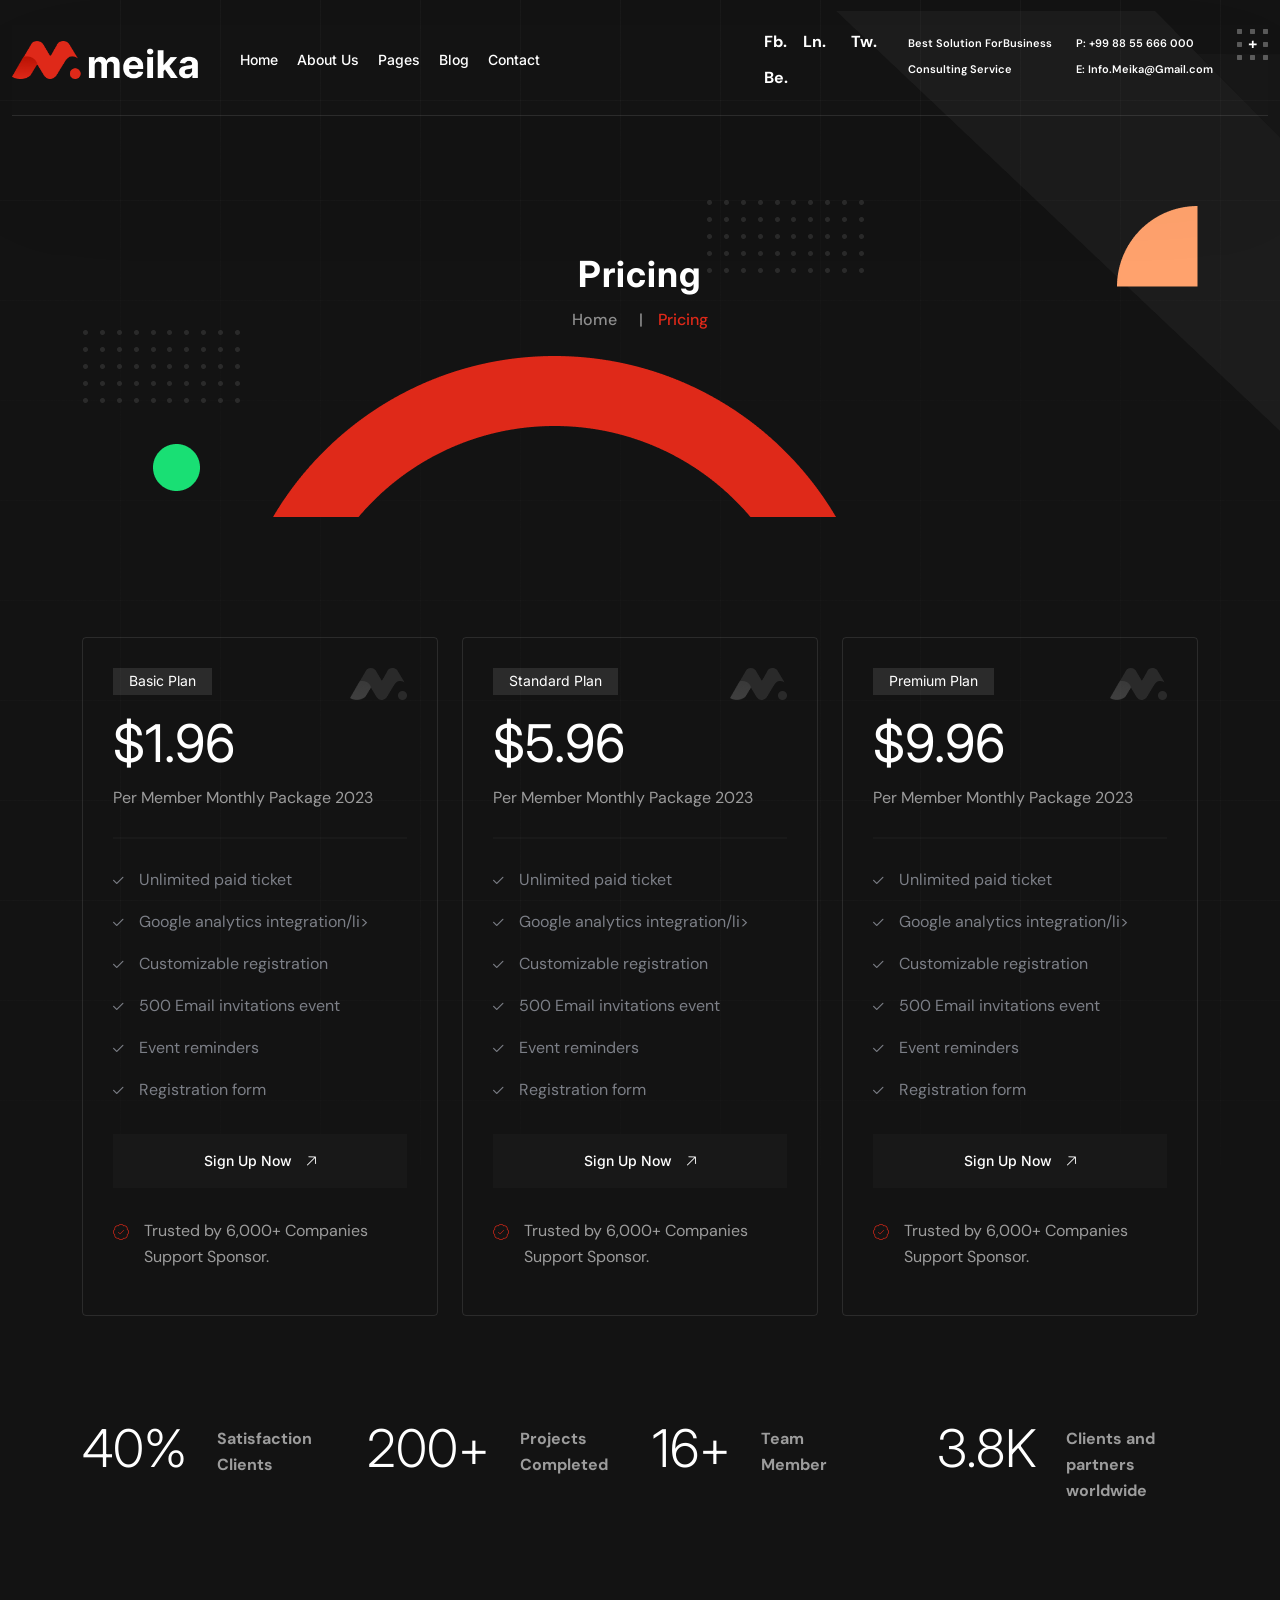
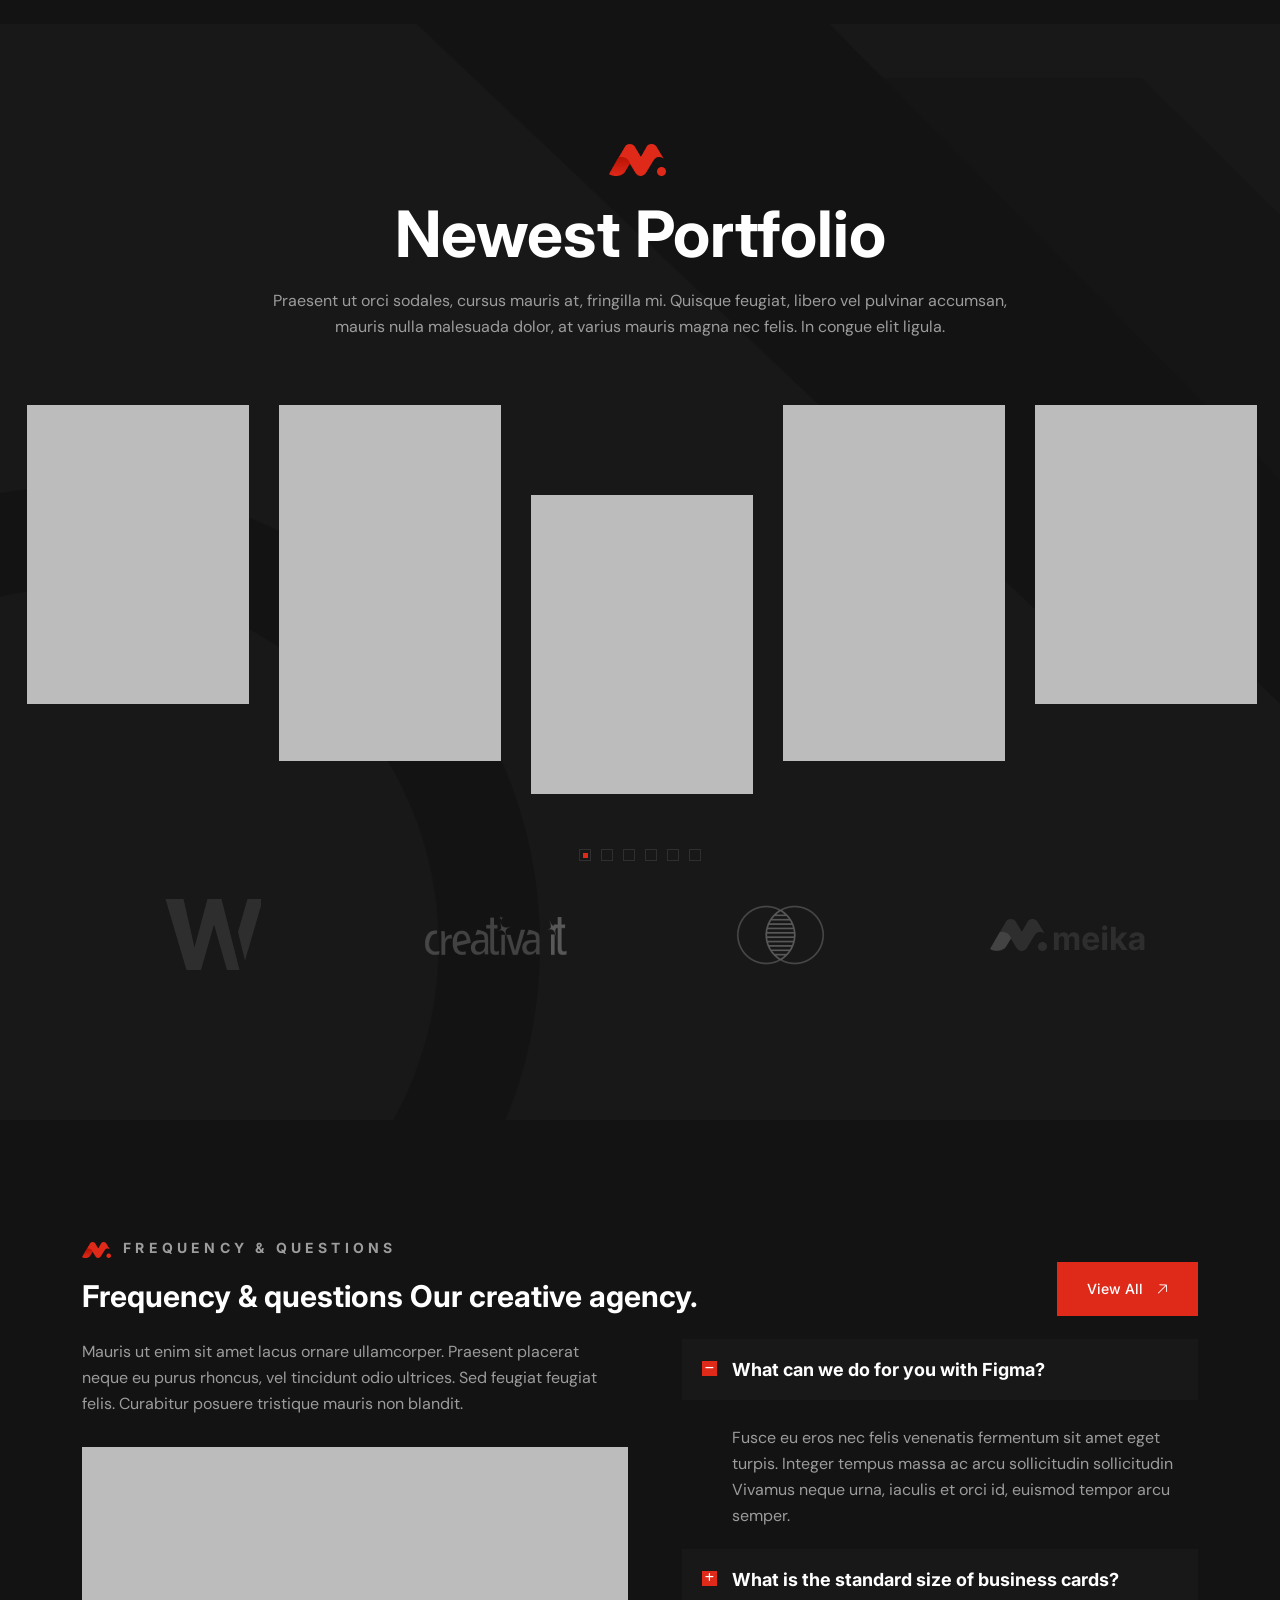
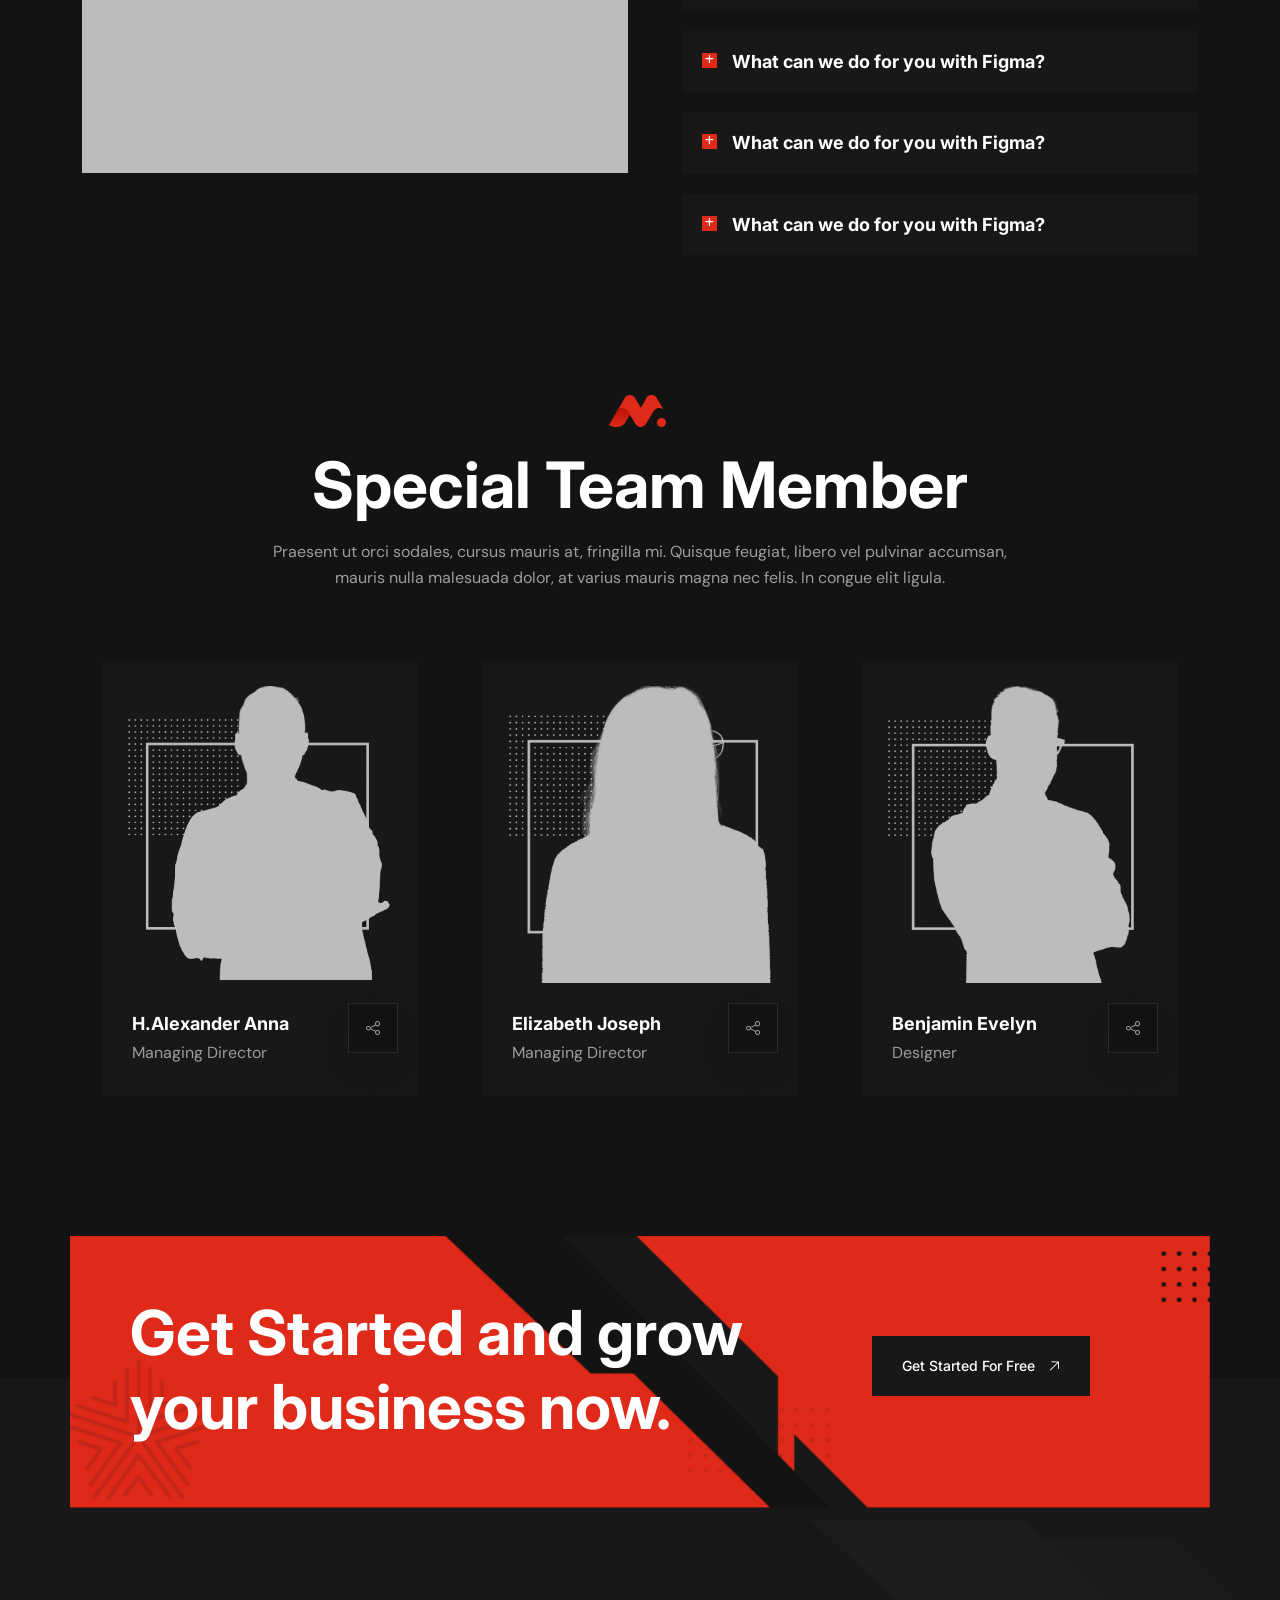
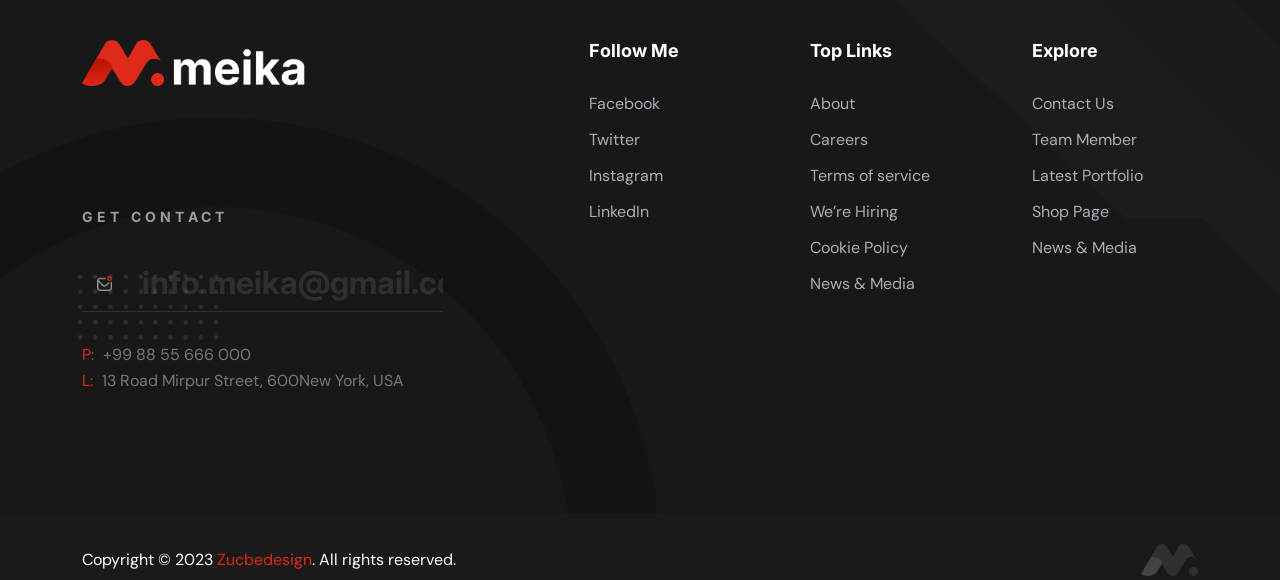
<file: pricing.html>
<!doctype html>
<html class="no-js" lang="zxx">
    <head>
        <meta charset="utf-8">
        <meta http-equiv="x-ua-compatible" content="ie=edge">
        <title>Meika - Creative Agency HTML Template </title>
        <meta name="description" content="">
        <meta name="viewport" content="width=device-width, initial-scale=1">
		<link rel="shortcut icon" type="image/x-icon" href="img/favicon.ico">
        <!-- Place favicon.ico in the root directory -->

		<!-- CSS here -->
        <link rel="stylesheet" href="css/bootstrap.min.css">
        <link rel="stylesheet" href="css/animate.min.css">
        <link rel="stylesheet" href="css/magnific-popup.css">
        <link rel="stylesheet" href="fontawesome/css/all.min.css">
        
        <link rel="stylesheet" href="css/dripicons.css">
        <link rel="stylesheet" href="css/slick.css">
        <link rel="stylesheet" href="css/meanmenu.css">
        <link rel="stylesheet" href="css/default.css">
        <link rel="stylesheet" href="css/style.css">
        <link rel="stylesheet" href="css/responsive.css">
    </head>
    <body class="dark">
         <!-- header -->
        <header class="header-area header">  
			  <div id="header-sticky" class="menu-area pl-100 pr-100">
                <div class="container-fluid">
                    <div class="second-menu">
                        <div class="row align-items-center">
                             <div class="col-xl-2 col-lg-2">
                                <div class="logo">
                                    <a href="index.html"><img src="img/logo/logo.png" alt="logo"></a>
                                </div>
                            </div>
                           <div class="col-xl-4 col-lg-4 col-md-6">
                              
                                <div class="main-menu">
                                    <nav id="mobile-menu">
                                          <ul>
                                            <li class="has-sub">
                                                <a href="index.html">Home</a>
                                                <ul>													
													<li><a href="index.html">Home Page 01</a></li>
													<li><a href="index-2.html">Home Page 02</a></li>													
													<li><a href="index-3.html">Home Page 03</a></li>													
												</ul>
                                            </li>
                                            <li><a href="about.html">About Us</a></li>   
                                            <li class="has-sub"><a href="#">Pages</a>
												<ul>     
                                                    <li><a href="service.html">Services</a></li>
                                                    <li> <a href="single-service.html">Services Details</a></li>
                                                     <li><a href="projects.html">Project</a></li>
                                                    <li><a href="team.html">Our Team</a></li>
                                                    <li><a href="team-single.html">Team Details</a></li>  
                                                    <li><a href="pricing.html">Pricing</a></li>
                                                      <li><a href="faq.html">Faq</a></li>
                                                    <li><a href="shop.html">Shop</a></li>
                                                    <li><a href="shop-details.html">Shop Details</a></li>                                                   
                                                  </ul>
											</li>
                                            <li class="has-sub"> 
                                                <a href="blog.html">Blog</a>
                                                <ul>
                                                    <li><a href="blog.html">Blog</a></li>
                                                    <li><a href="blog-details.html">Blog Details</a></li>
                                                </ul>
                                            </li>


                                            <li><a href="contact.html">Contact</a></li>                                               
                                        </ul>
                                    </nav>
                                </div>
                            </div>   
                             <div class="col-xl-6 col-lg-6 text-right d-none d-lg-block text-right text-xl-right">
                                 <div class="header-cta">
                                    <ul>
                                       <li>
                                          <div class="call-box">
                                              <div class="sc">
                                                 <a href="#">Fb.</a>
                                                 <a href="#">Ln.</a><br>
                                                 <a href="#">Tw.</a>
                                                 <a href="#">Be.</a>
                                              </div>                                            
                                          </div>
                                       </li>
                                       <li>
                                          <div class="call-box">                                            
                                             <div class="text">
                                               Best Solution ForBusiness<br> Consulting Service                           
                                             </div>
                                          </div>
                                       </li>
                                        <li>
                                          <div class="call-box">                                            
                                             <div class="text">
                                             P: +99 88 55 666 000<br> E: Info.Meika@Gmail.com             
                                             </div>
                                          </div>
                                       </li>
                                        <li>
                                            <div class="call-box">                          
                                            <a href="#" class="menu-tigger"><img src="img/bg/toggle-menu.png" alt="logo"></a>
                                            </div>
                                        </li>
                                      
                                    </ul>
                                 </div>                              
                            </div>
                            
                                <div class="col-12">
                                    <div class="mobile-menu"></div>
                                </div>
                        </div>                   
                        </div>                   
                </div>
            </div>
        </header>
        <!-- header-end -->
       <!-- offcanvas-area -->
          <div class="offcanvas-menu">
             <span class="menu-close"><i class="fas fa-times"></i></span>
             <form role="search" method="get" id="searchform"   class="searchform" action="http://wordpress.zcube.in/xconsulta/">
                <input type="text" name="s" id="search" placeholder="Search"/>
                <button><i class="fa fa-search"></i></button>
             </form>
             <div id="cssmenu3" class="menu-one-page-menu-container">
                <ul  class="menu">
                   <li class="menu-item menu-item-type-custom menu-item-object-custom"><a href="index.html">Home</a></li>
                   <li class="menu-item menu-item-type-custom menu-item-object-custom"><a href="about.html">About Us</a></li>
                   <li class="menu-item menu-item-type-custom menu-item-object-custom"><a href="courses.html">Courses</a></li>
                   <li class="menu-item menu-item-type-custom menu-item-object-custom"><a href="pricing.html">Pricing </a></li>
                   <li class="menu-item menu-item-type-custom menu-item-object-custom"><a href="team.html">Teacher</a></li>
                   <li class="menu-item menu-item-type-custom menu-item-object-custom"><a href="projects.html">Gallery</a></li>
                   <li class="menu-item menu-item-type-custom menu-item-object-custom"><a href="blog.html">Blog</a></li>
                   <li class="menu-item menu-item-type-custom menu-item-object-custom"><a href="contact.html">Contact</a></li>
                </ul>
             </div>
             <div id="cssmenu2" class="menu-one-page-menu-container">
                <ul id="menu-one-page-menu-12" class="menu">
                   <li class="menu-item menu-item-type-custom menu-item-object-custom"><a href="#home"><span>+8 12 3456897</span></a></li>
                   <li class="menu-item menu-item-type-custom menu-item-object-custom"><a href="#howitwork"><span>info@example.com</span></a></li>
                </ul>
             </div>
          </div>
          <div class="offcanvas-overly"></div>
          <!-- offcanvas-end -->
        <!-- main-area -->
        <main>
            
            <!-- breadcrumb-area -->
            <section class="breadcrumb-area d-flex align-items-center" style="background-image:url(img/bg/bdrc-bg.png);">
                <div class="container">
                    <div class="row align-items-center">
                        <div class="col-xl-12 col-lg-12">
                            <div class="breadcrumb-wrap text-center">
                                <div class="breadcrumb-title">
                                    <h2>Pricing</h2>    
                                    <div class="breadcrumb-wrap">
                              
                                <nav aria-label="breadcrumb">
                                    <ol class="breadcrumb">
                                        <li class="breadcrumb-item"><a href="index.html">Home</a></li>
                                        <li class="breadcrumb-item active" aria-current="page">Pricing</li>
                                    </ol>
                                </nav>
                            </div>
                                </div>
                            </div>
                        </div>
                        
                    </div>
                </div>
            </section>
            <!-- breadcrumb-area-end -->
              <!-- pricing-area -->
            <section id="pricing" class="pricing-area pt-120 pb-60 fix p-relative">
                <div class="container"> 
                   <div class="row">                        
                        <div class="col-lg-4 col-md-6">
                          <div class="pricing-box pricing-box2 mb-60">
                                    <div class="pricing-head">  
                                        <div class="month"><img src="img/bg/cp-logo.png" alt="circle_right"></div>
                                        <h3> Basic Plan </h3>                                       
                                        <div class="price-count">
                                            <h2>$1.96</h2>
                                        </div> 
                                         <p>Per Member Monthly Package 2023</p>
                                        <hr>
                                    </div>

                                    <div class="pricing-body mt-20 mb-30 text-left">
                                       <ul>

                                           <li>Unlimited paid ticket</li>
                                            <li>Google analytics integration/li>
                                            <li>Customizable registration</li>
                                            <li>500 Email invitations event</li>
                                            <li>Event reminders</li>
                                            <li>Registration form</li>
                                        </ul>
                                    </div>      
                                     

                                    <div class="pricing-btn mb-30">
                                       <a href="contact.html" class="btn ss-btn">Sign Up Now <i class="fa-sharp fa-light fa-arrow-up"></i></a>                                       
                                    </div>
                                     <div class="price-ntext">
                                         <i class="fa-thin fa-badge-check"></i> 
                                         <p>Trusted by 6,000+ Companies Support Sponsor.</p>
                                    </div>
                                </div>
                        </div>
                         <div class="col-lg-4 col-md-6">
                          <div class="pricing-box pricing-box2 mb-60">
                                    <div class="pricing-head">  
                                        <div class="month"><img src="img/bg/cp-logo.png" alt="circle_right"></div>
                                       <h3>Standard Plan</h3>                                       
                                        <div class="price-count">
                                            <h2>$5.96</h2>
                                        </div> 
                                         <p>Per Member Monthly Package 2023</p>
                                        <hr>
                                    </div>

                                    <div class="pricing-body mt-20 mb-30 text-left">
                                       <ul>

                                           <li>Unlimited paid ticket</li>
                                            <li>Google analytics integration/li>
                                            <li>Customizable registration</li>
                                            <li>500 Email invitations event</li>
                                            <li>Event reminders</li>
                                            <li>Registration form</li>
                                        </ul>
                                    </div>      
                                     

                                    <div class="pricing-btn mb-30">
                                       <a href="contact.html" class="btn ss-btn">Sign Up Now <i class="fa-sharp fa-light fa-arrow-up"></i></a>                                       
                                    </div>
                                     <div class="price-ntext">
                                         <i class="fa-thin fa-badge-check"></i> 
                                         <p>Trusted by 6,000+ Companies Support Sponsor.</p>
                                    </div>
                                </div>
                        </div>
                          <div class="col-lg-4 col-md-6">
                          <div class="pricing-box pricing-box2 mb-60">
                                    <div class="pricing-head">  
                                        <div class="month"><img src="img/bg/cp-logo.png" alt="circle_right"></div>
                                        <h3>Premium Plan</h3>                                       
                                        <div class="price-count">
                                            <h2>$9.96</h2>
                                        </div> 
                                         <p>Per Member Monthly Package 2023</p>
                                        <hr>
                                    </div>

                                    <div class="pricing-body mt-20 mb-30 text-left">
                                       <ul>

                                           <li>Unlimited paid ticket</li>
                                            <li>Google analytics integration/li>
                                            <li>Customizable registration</li>
                                            <li>500 Email invitations event</li>
                                            <li>Event reminders</li>
                                            <li>Registration form</li>
                                        </ul>
                                    </div>      
                                     

                                    <div class="pricing-btn mb-30">
                                       <a href="contact.html" class="btn ss-btn">Sign Up Now <i class="fa-sharp fa-light fa-arrow-up"></i></a>                                       
                                    </div>
                                     <div class="price-ntext">
                                         <i class="fa-thin fa-badge-check"></i> 
                                         <p>Trusted by 6,000+ Companies Support Sponsor.</p>
                                    </div>
                                </div>
                        </div>
                    </div>
                </div>
            </section>
            <!-- pricing-area-end -->     
             <!-- counter-area -->
            <div class="counter-area p-relative pb-120">
                <div class="container">
               
                    <div class="row p-relative">
                         <div class="col-lg-3 col-md-6 col-sm-12">
                             <div class="single-counter wow fadeInUp animated" data-animation="fadeInDown animated" data-delay=".2s">
                                <div class="counter p-relative">
                                    <span class="count">100</span><span>%</span>                               
                                    <p>Satisfaction <br>Clients</p>
                                </div>
                               
                            </div>
                        </div>
                      <div class="col-lg-3 col-md-6 col-sm-12">
                            <div class="single-counter wow fadeInUp animated" data-animation="fadeInDown animated" data-delay=".2s">
                                <div class="counter p-relative">
                                    <span class="count">500</span><span>+</span>                
                                    <p>Projects <br>Completed</p>
                                </div>
                               
                            </div>
                        </div>
                        <div class="col-lg-3 col-md-6 col-sm-12">
                            <div class="single-counter wow fadeInUp animated" data-animation="fadeInDown animated" data-delay=".2s">
                                 <div class="counter p-relative">
                                    <span class="count">40</span><span>+</span>                                
                                    <p>Team <br>Member</p>
                                </div>
                              
                            </div>
                        </div>
                         <div class="col-lg-3 col-md-6 col-sm-12">
                            <div class="single-counter wow fadeInUp animated" data-animation="fadeInDown animated" data-delay=".2s">
                               <div class="counter p-relative">
                                    <span class="count">9.5</span><span>k</span>                                          
                                    <p>Clients and <br>partners worldwide</p>
                                </div>
                            </div>
                        </div>
                    </div>
                </div>
            </div>
            <!-- counter-area-end -->	
             <!-- gallery-area -->
            <section id="work" class="pt-120 pb-110 fix" style="background: url(img/bg/profile-bg.png) no-repeat; background-size: cover;">
                <div class="container">   
                    <div class="row justify-content-center align-items-center">
                            <div class="col-lg-8 col-md-9">
                                <div class="section-title p-relative text-center mb-50 wow fadeInLeft  animated" data-animation="fadeInLeft" data-delay=".4s">
                                 <h5><span class="line"> <img src="img/bg/sub-text-logo.png" alt="circle_right"></span></h5>
                                <h2>
                                   Newest Portfolio
                                </h2>
                                <p>Praesent ut orci sodales, cursus mauris at, fringilla mi. Quisque feugiat, libero vel pulvinar accumsan, mauris nulla malesuada dolor, at varius mauris magna nec felis. In congue elit ligula.</p>
                            </div>
                            </div>
                           
                        </div>
                        </div>
                <div class="container-fluid">   
					<div class="portfolio ">

                        <div class="portfolio-active2 wow fadeInUp  animated" data-animation="fadeInUp" data-delay=".4s">
				   			 <div class="grid-item financial">
                                    <a href="single-protfolio.html">
                                    <figure class="gallery-image">
                                      <img src="img/gallery/protfolio-img10.png" alt="img" class="img">      
                                       <figcaption>
                                           <div class="date-home">
                                               21 Aug 2023
                                            </div>
                                           <a href="single-protfolio.html">                            
                                            <p>Branding Design</p>
                                            <h3>Web Design</h3>
                                          </a>                                           
                                           <div class="slider-btn">
                                                <a href="#" tabindex="0"><i class="fa-sharp fa-light fa-arrow-up"></i></a>					
                                            </div>
                                        </figcaption>
                                    </figure>
                                  </a>
                            </div>
                            <div class="grid-item financial banking">
                               <a href="single-protfolio.html">
                                    <figure class="gallery-image">
                                     <img src="img/gallery/protfolio-img11.png" alt="img" class="img"> 
                                        <figcaption>
                                            <div class="date-home">
                                               21 Aug 2023
                                            </div>
                                           <a href="single-protfolio.html">                            
                                            <p>Branding Design</p>
                                            <h3>Web Design</h3>
                                          </a>                                           
                                           <div class="slider-btn">
                                                <a href="#" tabindex="0"><i class="fa-sharp fa-light fa-arrow-up"></i></a>					
                                            </div>
                                        </figcaption>
                                    </figure>
                                  </a>
                            </div>
                             <div class="grid-item insurance">
                                    <a href="single-protfolio.html">
                                    <figure class="gallery-image">
                                       <img src="img/gallery/protfolio-img12.png" alt="img" class="img">     
                                        <figcaption>
                                            <div class="date-home">
                                               21 Aug 2023
                                            </div>
                                           <a href="single-protfolio.html">                            
                                            <p>Branding Design</p>
                                            <h3>Web Design</h3>
                                          </a>                                           
                                           <div class="slider-btn">
                                                <a href="#" tabindex="0"><i class="fa-sharp fa-light fa-arrow-up"></i></a>					
                                            </div>
                                        </figcaption>
                                    </figure>
                                  </a>
                            </div>
                             <div class="grid-item family">
                                    <a href="single-protfolio.html">
                                    <figure class="gallery-image">
                                        <img src="img/gallery/protfolio-img13.png" alt="img" class="img">
                                        <figcaption>
                                            <div class="date-home">
                                               21 Aug 2023
                                            </div>
                                           <a href="single-protfolio.html">                            
                                            <p>Branding Design</p>
                                            <h3>Web Design</h3>
                                          </a>                                           
                                           <div class="slider-btn">
                                                <a href="#" tabindex="0"><i class="fa-sharp fa-light fa-arrow-up"></i></a>					
                                            </div>
                                        </figcaption>
                                    </figure>
                                  </a>
                            </div>
                            <div class="grid-item family">
                                    <a href="single-protfolio.html">
                                    <figure class="gallery-image">
                                        <img src="img/gallery/protfolio-img14.png" alt="img" class="img">
                                        <figcaption>
                                            <div class="date-home">
                                               21 Aug 2023
                                            </div>
                                           <a href="single-protfolio.html">                            
                                            <p>Branding Design</p>
                                            <h3>Web Design</h3>
                                          </a>                                           
                                           <div class="slider-btn">
                                                <a href="#" tabindex="0"><i class="fa-sharp fa-light fa-arrow-up"></i></a>					
                                            </div>
                                        </figcaption>
                                    </figure>
                                  </a>
                            </div>
                            <div class="grid-item family">
                                    <a href="single-protfolio.html">
                                    <figure class="gallery-image">
                                        <img src="img/gallery/protfolio-img11.png" alt="img" class="img">
                                        <figcaption>
                                            <div class="date-home">
                                               21 Aug 2023
                                            </div>
                                           <a href="single-protfolio.html">                            
                                            <p>Branding Design</p>
                                            <h3>Web Design</h3>
                                          </a>                                           
                                           <div class="slider-btn">
                                                <a href="#" tabindex="0"><i class="fa-sharp fa-light fa-arrow-up"></i></a>					
                                            </div>
                                        </figcaption>
                                    </figure>
                                  </a>
                            </div>
                        </div>
                    </div>
                </div>
                  <!-- brand-area -->
                <div class="brand-area pt-120 wow fadeInDown animated" data-animation="fadeInDown" data-delay=".4s">
                    <div class="container">
                        <div class="row brand-active">
                            <div class="col-xl-2">
                                <div class="single-brand">
                                    <img src="img/brand/b-logo1.png" alt="img">
                                </div>
                            </div>
                            <div class="col-xl-2">
                                <div class="single-brand">
                                     <img src="img/brand/b-logo2.png" alt="img">
                                </div>
                            </div>
                            <div class="col-xl-2">
                                <div class="single-brand">
                                     <img src="img/brand/b-logo3.png" alt="img">
                                </div>
                            </div>
                            <div class="col-xl-2">
                                <div class="single-brand">
                                      <img src="img/brand/b-logo4.png" alt="img">
                                </div>
                            </div>
                            <div class="col-xl-2">
                                <div class="single-brand">
                                     <img src="img/brand/b-logo5.png" alt="img">
                                </div>
                            </div>
                            <div class="col-xl-2">
                                <div class="single-brand">
                                     <img src="img/brand/b-logo6.png" alt="img">
                                </div>
                            </div>
                            <div class="col-xl-2">
                                <div class="single-brand">
                                     <img src="img/brand/b-logo3.png" alt="img">
                                </div>
                            </div>
                        </div>
                    </div>
                </div>
                <!-- brand-area-end -->        
            </section>
             <!-- gallery-area-end -->
               <!-- faq-area -->
            <section class="event event03 pt-120 pb-120 p-relative fix">
                <div class="container">
                    <div class="row justify-content-center align-items-center">
                            <div class="col-lg-8 col-md-9">
                              <div class="about-title second-title pb-25">  
                                    <h5><span class="line"> <img src="img/features/sublogo.png" alt="circle_right"></span> Frequency & questions</h5>
                                    <h2>Frequency & questions Our creative agency.</h2>                                   
                                </div> 
                            </div>
                            <div class="col-lg-4 col-md-4 text-right">
                                <a href="about.html" class="btn ss-btn smoth-scroll">View All <i class="fa-sharp fa-light fa-arrow-up"></i></a>
                          </div>
                        </div>
                    <div class="row">
                        <div class="col-lg-6 col-md-6  wow fadeInUp animated" data-animation="fadeInUp" data-delay=".4s">
                            <p class="mb-30">Mauris ut enim sit amet lacus ornare ullamcorper. Praesent placerat neque eu purus rhoncus, vel tincidunt odio ultrices. Sed feugiat feugiat felis. Curabitur posuere tristique mauris non blandit.</p>
                            <img src="img/bg/faq-img.png" alt="circle_right">
                        </div>
                        <div class="col-lg-6 col-md-6  wow fadeInUp animated" data-animation="fadeInUp" data-delay=".4s">
                           <div class="faq-wrap pl-30 wow fadeInUp animated" data-animation="fadeInUp" data-delay=".4s">
                                <div class="accordion" id="accordionExample">
                                    <div class="card">
                                        <div class="card-header" id="headingThree">
                                            <h2 class="mb-0">
                                                <button class="faq-btn" type="button" data-bs-toggle="collapse"
                                                    data-bs-target="#collapseThree"  >
                                                  What can we do for you with Figma?
                                                </button>
                                            </h2>
                                        </div>
                                        <div id="collapseThree" class="collapse show"
                                            data-bs-parent="#accordionExample">
                                            <div class="card-body">
                                               Fusce eu eros nec felis venenatis fermentum sit amet eget turpis. Integer tempus massa ac arcu sollicitudin sollicitudin Vivamus neque urna, iaculis et orci id, euismod tempor arcu semper.
                                            </div>
                                        </div>
                                    </div>
                                    <div class="card">
                                        <div class="card-header" id="headingOne">
                                            <h2 class="mb-0">
                                                <button class="faq-btn collapsed" type="button" data-bs-toggle="collapse"
                                                    data-bs-target="#collapseOne"  >
                                                  What is the standard size of business cards?
                                                </button>
                                            </h2>
                                        </div>
                                        <div id="collapseOne" class="collapse" data-bs-parent="#accordionExample">
                                            <div class="card-body">
                                               Fusce eu eros nec felis venenatis fermentum sit amet eget turpis. Integer tempus massa ac arcu sollicitudin sollicitudin Vivamus neque urna, iaculis et orci id, euismod tempor arcu semper.
                                            </div>
                                        </div>
                                    </div>
                                    <div class="card">
                                        <div class="card-header" id="headingTwo">
                                            <h2 class="mb-0">
                                                <button class="faq-btn collapsed" type="button" data-bs-toggle="collapse"
                                                    data-bs-target="#collapseTwo"  >
                                                 What can we do for you with Figma?
                                                </button>
                                            </h2>
                                        </div>
                                        <div id="collapseTwo" class="collapse" data-bs-parent="#accordionExample">
                                            <div class="card-body">
                                              Our community is being called to reimagine the future. As the only university where a renowned design school comes together with premier colleges, we are making learning more relevant and transformational. We are enriched by the wide range.
                                            </div>
                                        </div>
                                    </div>   
                                    <div class="card">
                                        <div class="card-header" id="headingFour">
                                            <h2 class="mb-0">
                                                <button class="faq-btn collapsed" type="button" data-bs-toggle="collapse"
                                                    data-bs-target="#collapseFour"  >
                                               What can we do for you with Figma?
                                                </button>
                                            </h2>
                                        </div>
                                        <div id="collapseFour" class="collapse" data-bs-parent="#accordionExample">
                                            <div class="card-body">
                                                Fusce eu eros nec felis venenatis fermentum sit amet eget turpis. Integer tempus massa ac arcu sollicitudin sollicitudin Vivamus neque urna, iaculis et orci id, euismod tempor arcu semper.
                                            </div>
                                        </div>
                                    </div>
                                    <div class="card">
                                        <div class="card-header" id="headingFive">
                                            <h2 class="mb-0">
                                                <button class="faq-btn collapsed" type="button" data-bs-toggle="collapse"
                                                    data-bs-target="#collapseFive"  >
                                                What can we do for you with Figma?
                                                </button>
                                            </h2>
                                        </div>
                                        <div id="collapseFive" class="collapse" data-bs-parent="#accordionExample">
                                            <div class="card-body">
                                               Fusce eu eros nec felis venenatis fermentum sit amet eget turpis. Integer tempus massa ac arcu sollicitudin sollicitudin Vivamus neque urna, iaculis et orci id, euismod tempor arcu semper.
                                            </div>
                                        </div>
                                    </div>
                                </div>
                            </div>  
                        </div>           
                    </div>
                </div>
            </section>
           <!-- faq-area -->
			 <!-- team-area -->
            <section id="team" class="team-area fix p-relative  pb-90">  
                <div class="container">  
                    
                   <div class="row justify-content-center align-items-center">
                            <div class="col-lg-8 col-md-9">
                                <div class="section-title p-relative text-center mb-50 wow fadeInUp  animated" data-animation="fadeInUp" data-delay=".4s">
                                 <h5><span class="line"> <img src="img/bg/sub-text-logo.png" alt="circle_right"></span></h5>
                                <h2>
                                  Special Team Member
                                </h2>
                                <p>Praesent ut orci sodales, cursus mauris at, fringilla mi. Quisque feugiat, libero vel pulvinar accumsan, mauris nulla malesuada dolor, at varius mauris magna nec felis. In congue elit ligula.</p>
                            </div>
                            </div>
                           
                        </div>
                   <div class="row">                   
                        <div class="col-xl-4 col-lg-4 col-md-6">
                            <div class="single-team mb-30" >
                                <div class="team-thumb">
                                    <div class="brd2">
                                         <img src="img/team/team09.png" alt="img">                                        
                                    </div>
                                     <div class="team-info">                                         
                                        <h4><a href="team-single.html">H.Alexander Anna</a></h4>
                                         <p>Managing Director</p>
                                            <div class="team-social">
                                                 <a href="#" class="share-alt"><i class="fal fa-share-alt"></i></a>
                                                <ul>
                                                    
                                                    <li><a href="#"><i class="fa-brands fa-pinterest-p"></i></a></li>
                                                    <li><a href="#"><i class="fab fa-instagram"></i></a></li>
                                                    <li> <a href="#"><i class="fab fa-twitter"></i></a></li>    
                                                    <li><a href="#"><i class="fab fa-facebook-f"></i></a></li> 
                                                </ul>       
                                            </div>
                                    </div>
                                </div>
                            </div>
                        </div>
                       <div class="col-xl-4 col-lg-4 col-md-6">
                            <div class="single-team mb-30" >
                                <div class="team-thumb">
                                    <div class="brd2">
                                        <img src="img/team/team10.png" alt="img">                                        
                                    </div> 
                                    <div class="team-info">                                         
                                        <h4><a href="team-single.html">Elizabeth Joseph</a></h4>
                                         <p>Managing Director</p>
                                            <div class="team-social">
                                                 <a href="#" class="share-alt"><i class="fal fa-share-alt"></i></a>
                                                <ul>
                                                    
                                                    <li><a href="#"><i class="fa-brands fa-pinterest-p"></i></a></li>
                                                    <li><a href="#"><i class="fab fa-instagram"></i></a></li>
                                                    <li> <a href="#"><i class="fab fa-twitter"></i></a></li>    
                                                    <li><a href="#"><i class="fab fa-facebook-f"></i></a></li> 
                                                </ul>       
                                            </div>
                                    </div>
                                </div>
                            </div>
                        </div>
                      <div class="col-xl-4 col-lg-4 col-md-6">
                            <div class="single-team mb-30" >
                                <div class="team-thumb">
                                    <div class="brd2">
                                        <img src="img/team/team11.png" alt="img">                                        
                                    </div>
                                    <div class="team-info">                                         
                                        <h4><a href="team-single.html">Benjamin Evelyn</a></h4>
                                        <p>Designer</p>
                                        <div class="team-social">
                                                 <a href="#" class="share-alt"><i class="fal fa-share-alt"></i></a>
                                                <ul>
                                                    
                                                    <li><a href="#"><i class="fa-brands fa-pinterest-p"></i></a></li>
                                                    <li><a href="#"><i class="fab fa-instagram"></i></a></li>
                                                    <li> <a href="#"><i class="fab fa-twitter"></i></a></li>    
                                                    <li><a href="#"><i class="fab fa-facebook-f"></i></a></li> 
                                                </ul>       
                                            </div>
                                    </div>
                                </div>
                            </div>
                        </div>
                       
                    </div>
                   
                </div>
            </section>
            <!-- team-area-end --> 
             <!-- cta-area -->
            <section class="cta-area cta-bg" >
                <div class="container pt-60 pb-60 pl-60 pr-60" style="background-image:url(img/bg/cta_bg02.png); background-repeat: no-repeat; background-size: cover; background-position: center center;">
                    <div class="row justify-content-center">
                        <div class="col-lg-8">
                            <div class="section-title cta-title wow fadeInLeft animated" data-animation="fadeInDown animated" data-delay=".2s">
                                <h2>Get Started and grow your business now.</h2>
                            </div>
                                             
                        </div>
                        <div class="col-lg-4 text-right"> 
                            <div class="cta-btn s-cta-btn wow fadeInRight animated mt-30" data-animation="fadeInDown animated" data-delay=".2s">
									  <a href="about.html" class="btn ss-btn smoth-scroll">Get Started For free <i class="fa-sharp fa-light fa-arrow-up"></i></a>			
								</div>
                        </div>
					
                    </div>
                </div>
            </section>
            <!-- cta-area-end -->	
           
        </main>
        <!-- main-area-end -->
           <!-- footer -->
        <footer class="footer-bg footer-p">
            <div class="footer-top pt-120 pb-90  p-relative" style="background-color: #161616;background-image:url(img/bg/footer_bg.png); background-repeat: no-repeat; background-size: cover;">               
                <div class="container">
                    <div class="row justify-content-between">
                        
                          <div class="col-xl-5 col-lg-5 col-sm-6">
                            <div class="footer-widget mb-30">
                                <div class="f-widget-title mb-100">
                                   <img src="img/logo/logo.png" alt="img">
                                </div>
                                 <div class="footer-subricbe p-relative" data-animation="fadeInDown" data-delay=".4s" >
                                     <h6>Get Contact</h6>
                                    <form action="news-mail.php" method="post" class="contact-form ">
                                    <button class="btn"><img src="img/bg/sbtn-icon.png" alt="img"></button>
                                     <input type="text" id="email2" name="email2"  class="header-input" placeholder="Info.meika@gmail.com" required>
                                    
                                    </form>
                                </div>
                                <div class="info">
                                    <ul>
                                        <li><span class="red">P:</span> +99 88 55 666 000</li>
                                        <li><span class="red">L:</span> 13 Road Mirpur Street, 600New York, USA</li>
                                    </ul>
                                </div>
                            </div>
                        </div>
						<div class="col-xl-2 col-lg-2 col-sm-6">
                            <div class="footer-widget mb-30">
                                <div class="f-widget-title">
                                    <h2>Follow Me</h2>
                                </div>
                                <div class="footer-link">
                                    <ul>                                        
                                        <li><a href="#">Facebook</a></li>
                                        <li><a href="#">Twitter</a></li>
                                        <li><a href="#">Instagram</a></li>
                                        <li><a href="#">LinkedIn</a></li>
                                    </ul>
                                </div>
                            </div>
                        </div>
                        <div class="col-xl-2 col-lg-2 col-sm-6">
                            <div class="footer-widget mb-30">
                                <div class="f-widget-title">
                                    <h2>Top Links</h2>
                                </div>
                                <div class="footer-link">
                                    <ul>
                                        <li><a href="faq.html">About</a></li>
                                        <li><a href="#">Careers</a></li>
                                        <li><a href="#">Terms of service</a></li>
                                        <li><a href="#">We’re Hiring</a></li>
                                        <li><a href="#">Cookie Policy</a></li>
                                        <li><a href="#"> News & Media</a></li>
                                    </ul>
                                </div>
                            </div>
                        </div>  
                      <div class="col-xl-2 col-lg-2 col-sm-6">
                            <div class="footer-widget mb-30">
                                <div class="f-widget-title">
                                    <h2>Explore</h2>
                                </div>
                                <div class="footer-link">
                                    <ul>
                                        <li><a href="faq.html"> Contact Us</a></li>
                                        <li><a href="#">Team Member</a></li>
                                        <li><a href="#">Latest Portfolio</a></li>
                                        <li><a href="#">Shop Page</a></li>
                                        <li><a href="#">News & Media</a></li>
                                    </ul>
                                </div>
                            </div>
                        </div>  
                      
                      
                        
                    </div>
                </div>
             
            </div>
            
            <div class="copyright-wrap">              
                <div class="container">
                    <div class="row align-items-center">
                        <div class="col-lg-6">                         
                              Copyright © 2023 <a href="#">Zucbedesign</a>. All rights reserved.          
                        </div>
                          <div class="col-lg-6 text-right">      
                               <img src="img/bg/cp-logo.png" alt="img">
                        </div>
                        
                    </div>
                </div>
            </div>
        </footer>
        <!-- footer-end -->
		<!-- JS here -->
        <script src="js/vendor/modernizr-3.5.0.min.js"></script>
        <script src="js/vendor/jquery-3.6.0.min.js"></script>
        <script src="js/popper.min.js"></script>
        <script src="js/bootstrap.min.js"></script>
        <script src="js/slick.min.js"></script>
        <script src="js/ajax-form.js"></script>
        <script src="js/paroller.js"></script>
        <script src="js/wow.min.js"></script>
        <script src="js/js_isotope.pkgd.min.js"></script>
        <script src="js/imagesloaded.min.js"></script>
        <script src="js/parallax.min.js"></script>
        <script src="js/jquery.waypoints.min.js"></script>
        <script src="js/jquery.counterup.min.js"></script>
        <script src="js/jquery.scrollUp.min.js"></script>
        <script src="js/jquery.meanmenu.min.js"></script>
        <script src="js/parallax-scroll.js"></script>
        <script src="js/jquery.magnific-popup.min.js"></script>
        <script src="js/element-in-view.js"></script>
        <script src="js/main.js"></script>
    </body>
</html>
</file>
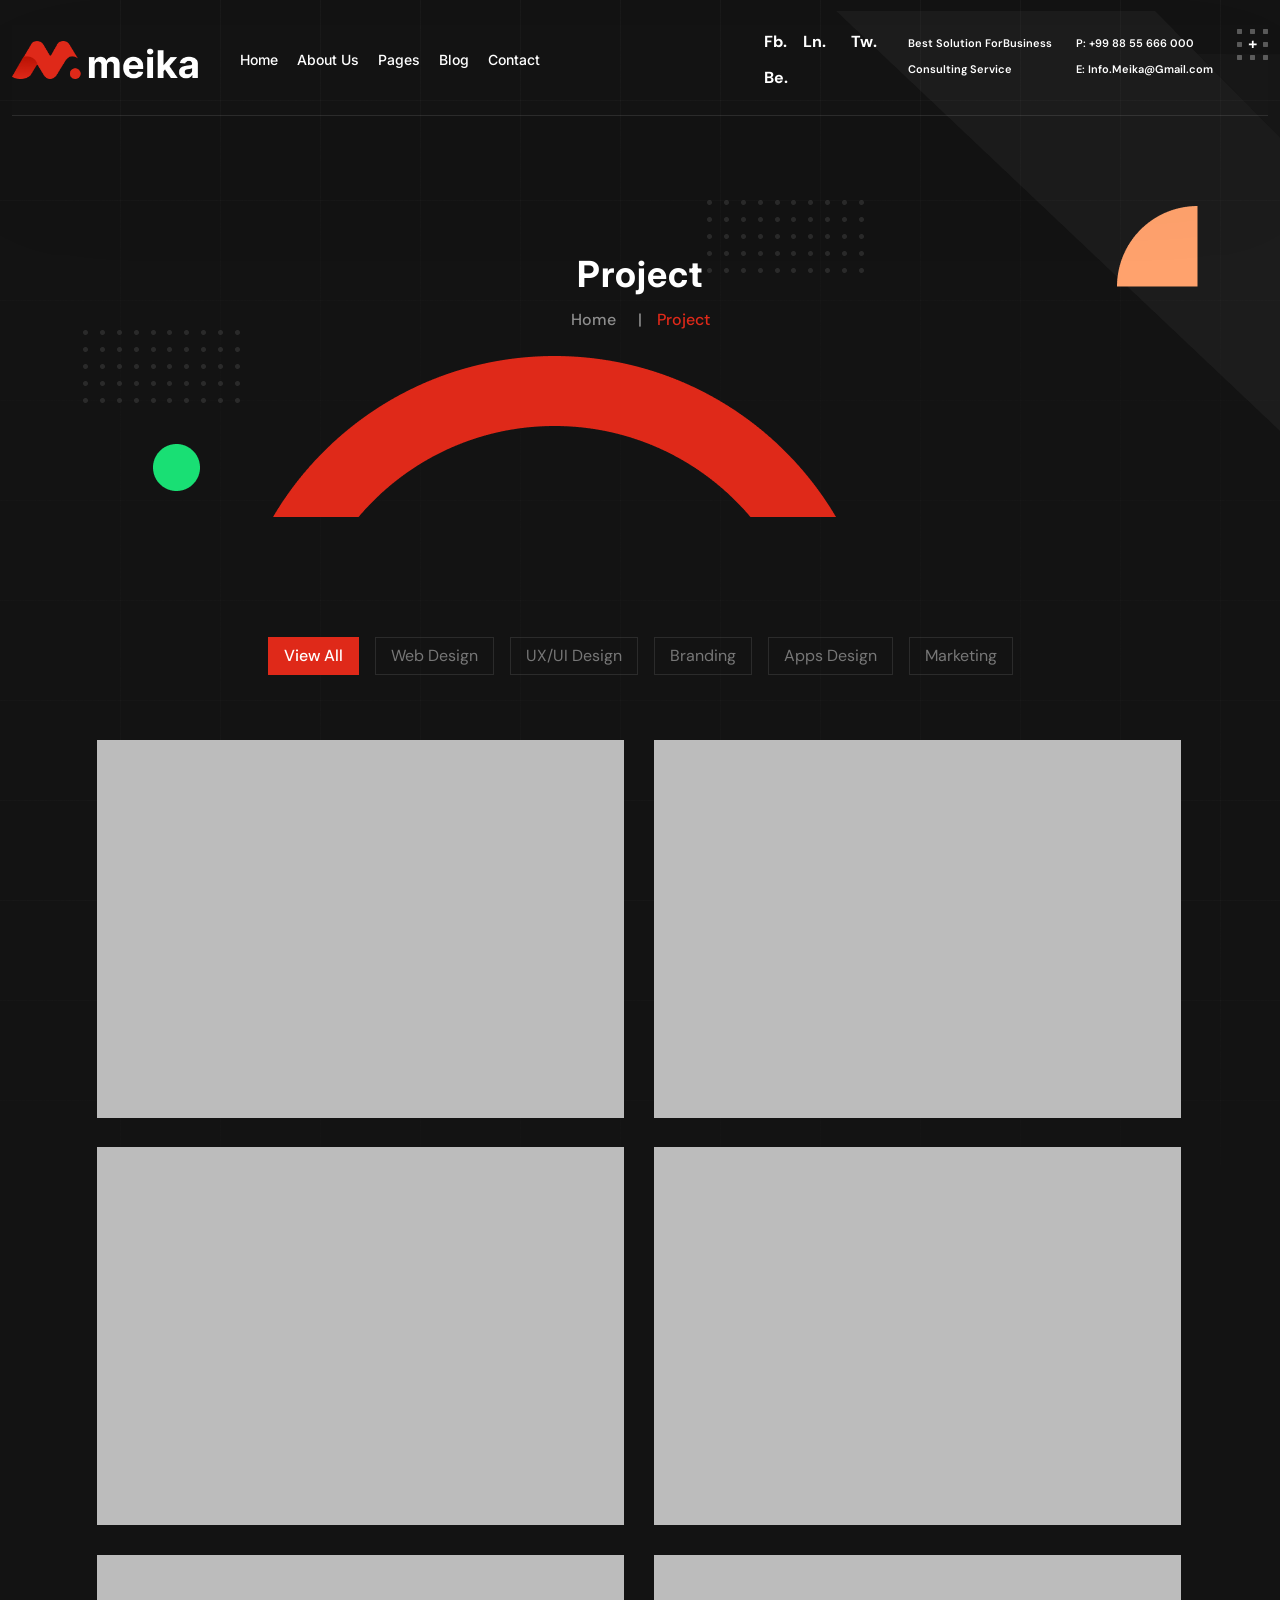
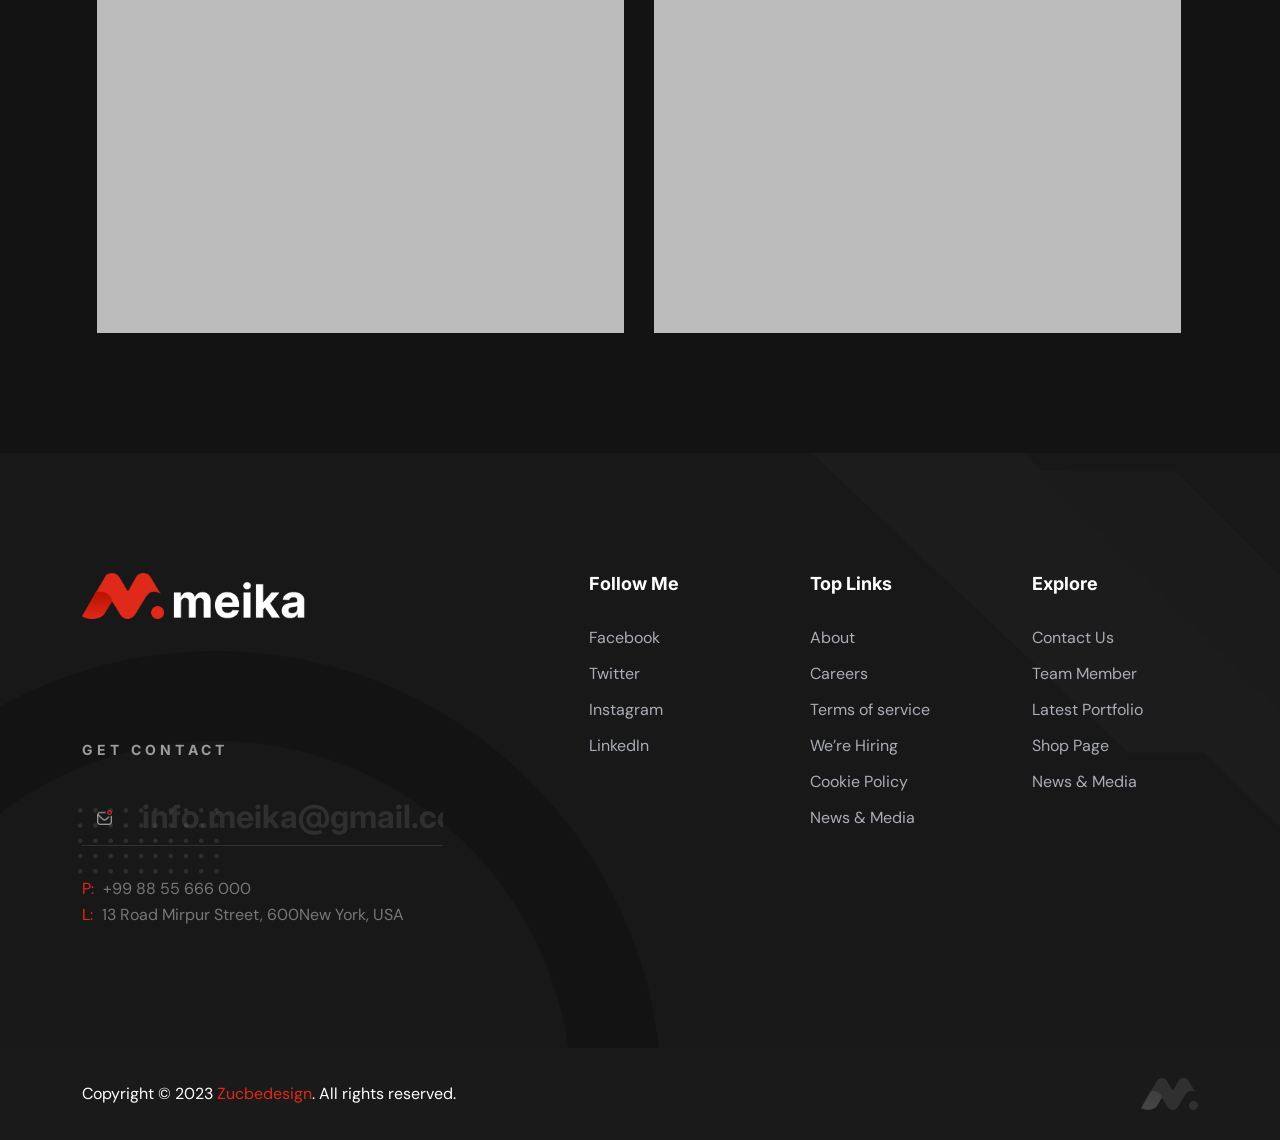
<file: projects.html>
<!doctype html>
<html class="no-js" lang="zxx">
    <head>
        <meta charset="utf-8">
        <meta http-equiv="x-ua-compatible" content="ie=edge">
        <title>Meika - Creative Agency HTML Template </title>
        <meta name="description" content="">
        <meta name="viewport" content="width=device-width, initial-scale=1">
		<link rel="shortcut icon" type="image/x-icon" href="img/favicon.ico">
        <!-- Place favicon.ico in the root directory -->

		<!-- CSS here -->
        <link rel="stylesheet" href="css/bootstrap.min.css">
        <link rel="stylesheet" href="css/animate.min.css">
        <link rel="stylesheet" href="css/magnific-popup.css">
        <link rel="stylesheet" href="fontawesome/css/all.min.css">
        
        <link rel="stylesheet" href="css/dripicons.css">
        <link rel="stylesheet" href="css/slick.css">
        <link rel="stylesheet" href="css/meanmenu.css">
        <link rel="stylesheet" href="css/default.css">
        <link rel="stylesheet" href="css/style.css">
        <link rel="stylesheet" href="css/responsive.css">
    </head>
    <body class="dark">
        <!-- header -->
        <header class="header-area header">  
			  <div id="header-sticky" class="menu-area pl-100 pr-100">
                <div class="container-fluid">
                    <div class="second-menu">
                        <div class="row align-items-center">
                             <div class="col-xl-2 col-lg-2">
                                <div class="logo">
                                    <a href="index.html"><img src="img/logo/logo.png" alt="logo"></a>
                                </div>
                            </div>
                           <div class="col-xl-4 col-lg-4 col-md-6">
                              
                                <div class="main-menu">
                                    <nav id="mobile-menu">
                                          <ul>
                                            <li class="has-sub">
                                                <a href="index.html">Home</a>
                                                <ul>													
													<li><a href="index.html">Home Page 01</a></li>
													<li><a href="index-2.html">Home Page 02</a></li>													
													<li><a href="index-3.html">Home Page 03</a></li>													
												</ul>
                                            </li>
                                            <li><a href="about.html">About Us</a></li>   
                                            <li class="has-sub"><a href="#">Pages</a>
												<ul>     
                                                    <li><a href="service.html">Services</a></li>
                                                    <li> <a href="single-service.html">Services Details</a></li>
                                                     <li><a href="projects.html">Project</a></li>
                                                    <li><a href="team.html">Our Team</a></li>
                                                    <li><a href="team-single.html">Team Details</a></li>  
                                                    <li><a href="pricing.html">Pricing</a></li>
                                                      <li><a href="faq.html">Faq</a></li>
                                                    <li><a href="shop.html">Shop</a></li>
                                                    <li><a href="shop-details.html">Shop Details</a></li>                                                   
                                                  </ul>
											</li>
                                            <li class="has-sub"> 
                                                <a href="blog.html">Blog</a>
                                                <ul>
                                                    <li><a href="blog.html">Blog</a></li>
                                                    <li><a href="blog-details.html">Blog Details</a></li>
                                                </ul>
                                            </li>


                                            <li><a href="contact.html">Contact</a></li>                                               
                                        </ul>
                                    </nav>
                                </div>
                            </div>   
                             <div class="col-xl-6 col-lg-6 text-right d-none d-lg-block text-right text-xl-right">
                                 <div class="header-cta">
                                    <ul>
                                       <li>
                                          <div class="call-box">
                                              <div class="sc">
                                                 <a href="#">Fb.</a>
                                                 <a href="#">Ln.</a><br>
                                                 <a href="#">Tw.</a>
                                                 <a href="#">Be.</a>
                                              </div>                                            
                                          </div>
                                       </li>
                                       <li>
                                          <div class="call-box">                                            
                                             <div class="text">
                                               Best Solution ForBusiness<br> Consulting Service                           
                                             </div>
                                          </div>
                                       </li>
                                        <li>
                                          <div class="call-box">                                            
                                             <div class="text">
                                             P: +99 88 55 666 000<br> E: Info.Meika@Gmail.com             
                                             </div>
                                          </div>
                                       </li>
                                        <li>
                                            <div class="call-box">                          
                                            <a href="#" class="menu-tigger"><img src="img/bg/toggle-menu.png" alt="logo"></a>
                                            </div>
                                        </li>
                                      
                                    </ul>
                                 </div>                              
                            </div>
                            
                                <div class="col-12">
                                    <div class="mobile-menu"></div>
                                </div>
                        </div>                   
                        </div>                   
                </div>
            </div>
        </header>
        <!-- header-end -->
       <!-- offcanvas-area -->
          <div class="offcanvas-menu">
             <span class="menu-close"><i class="fas fa-times"></i></span>
             <form role="search" method="get" id="searchform"   class="searchform" action="http://wordpress.zcube.in/xconsulta/">
                <input type="text" name="s" id="search" placeholder="Search"/>
                <button><i class="fa fa-search"></i></button>
             </form>
             <div id="cssmenu3" class="menu-one-page-menu-container">
                <ul  class="menu">
                   <li class="menu-item menu-item-type-custom menu-item-object-custom"><a href="index.html">Home</a></li>
                   <li class="menu-item menu-item-type-custom menu-item-object-custom"><a href="about.html">About Us</a></li>
                   <li class="menu-item menu-item-type-custom menu-item-object-custom"><a href="courses.html">Courses</a></li>
                   <li class="menu-item menu-item-type-custom menu-item-object-custom"><a href="pricing.html">Pricing </a></li>
                   <li class="menu-item menu-item-type-custom menu-item-object-custom"><a href="team.html">Teacher</a></li>
                   <li class="menu-item menu-item-type-custom menu-item-object-custom"><a href="projects.html">Gallery</a></li>
                   <li class="menu-item menu-item-type-custom menu-item-object-custom"><a href="blog.html">Blog</a></li>
                   <li class="menu-item menu-item-type-custom menu-item-object-custom"><a href="contact.html">Contact</a></li>
                </ul>
             </div>
             <div id="cssmenu2" class="menu-one-page-menu-container">
                <ul id="menu-one-page-menu-12" class="menu">
                   <li class="menu-item menu-item-type-custom menu-item-object-custom"><a href="#home"><span>+8 12 3456897</span></a></li>
                   <li class="menu-item menu-item-type-custom menu-item-object-custom"><a href="#howitwork"><span>info@example.com</span></a></li>
                </ul>
             </div>
          </div>
          <div class="offcanvas-overly"></div>
          <!-- offcanvas-end -->
        <!-- main-area -->
        <main>
            
            <!-- breadcrumb-area -->
            <section class="breadcrumb-area d-flex align-items-center" style="background-image:url(img/bg/bdrc-bg.png);">
                <div class="container">
                    <div class="row align-items-center">
                        <div class="col-xl-12 col-lg-12">
                            <div class="breadcrumb-wrap text-center">
                                <div class="breadcrumb-title">
                                    <h2>Project</h2>    
                                    <div class="breadcrumb-wrap">
                              
                                <nav aria-label="breadcrumb">
                                    <ol class="breadcrumb">
                                        <li class="breadcrumb-item"><a href="index.html">Home</a></li>
                                        <li class="breadcrumb-item active" aria-current="page">Project</li>
                                    </ol>
                                </nav>
                            </div>
                                </div>
                            </div>
                        </div>
                        
                    </div>
                </div>
            </section>
            <!-- breadcrumb-area-end -->
            <!-- gallery-area -->
            <section id="work" class="pt-120 pb-105">
                <div class="container">   
					<div class="portfolio ">
                        <div class="row align-items-end">
                             <div class="col-lg-12">
                                 <div class="my-masonry text-center mb-50 wow fadeInRight  animated" data-animation="fadeInRight" data-delay=".4s">
                            <div class="button-group filter-button-group ">
                                 <button class="active" data-filter="*">View All</button>
                                     <button data-filter=".financial">Web Design</button>
                                    <button data-filter=".banking">UX/UI Design</button>	
                                    <button data-filter=".insurance">Branding </button>
                                    <button data-filter=".family">Apps Design</button>
                                    <button data-filter=".family">Marketing</button>
							</div>
                        </div>
                            </div>
                        </div>
                        <div class="grid col2 wow fadeInUp  animated" data-animation="fadeInUp" data-delay=".4s">
				   			 <div class="grid-item financial">
                                    <a href="single-protfolio.html">
                                    <figure class="gallery-image">
                                      <img src="img/gallery/protfolio-img01.png" alt="img" class="img">      
                                       <figcaption>
                                           <a href="single-protfolio.html">                            
                                            <p>Branding Design</p>
                                            <h3>Fashion Chair Design Brand</h3>
                                          </a>                                           
                                           <div class="slider-btn">
                                                <a href="#" tabindex="0"><i class="fa-sharp fa-light fa-arrow-up"></i></a>					
                                            </div>
                                        </figcaption>
                                    </figure>
                                  </a>
                            </div>
                            <div class="grid-item financial banking">
                               <a href="single-protfolio.html">
                                    <figure class="gallery-image">
                                     <img src="img/gallery/protfolio-img02.png" alt="img" class="img"> 
                                        <figcaption>
                                           <a href="single-protfolio.html">                            
                                            <p>Branding Design</p>
                                            <h3>Fashion Chair Design Brand</h3>
                                          </a>                                           
                                           <div class="slider-btn">
                                                <a href="#" tabindex="0"><i class="fa-sharp fa-light fa-arrow-up"></i></a>					
                                            </div>
                                        </figcaption>
                                    </figure>
                                  </a>
                            </div>
                             <div class="grid-item insurance">
                                    <a href="single-protfolio.html">
                                    <figure class="gallery-image">
                                       <img src="img/gallery/protfolio-img03.png" alt="img" class="img">     
                                        <figcaption>
                                           <a href="single-protfolio.html">                            
                                            <p>Branding Design</p>
                                            <h3>Fashion Chair Design Brand</h3>
                                          </a>                                           
                                           <div class="slider-btn">
                                                <a href="#" tabindex="0"><i class="fa-sharp fa-light fa-arrow-up"></i></a>					
                                            </div>
                                        </figcaption>
                                    </figure>
                                  </a>
                            </div>
                             <div class="grid-item family">
                                    <a href="single-protfolio.html">
                                    <figure class="gallery-image">
                                        <img src="img/gallery/protfolio-img04.png" alt="img" class="img">
                                        <figcaption>
                                           <a href="single-protfolio.html">                            
                                            <p>Branding Design</p>
                                            <h3>Fashion Chair Design Brand</h3>
                                          </a>                                           
                                           <div class="slider-btn">
                                                <a href="#" tabindex="0"><i class="fa-sharp fa-light fa-arrow-up"></i></a>					
                                            </div>
                                        </figcaption>
                                    </figure>
                                  </a>
                            </div>
                             <div class="grid-item financial banking">
                               <a href="single-protfolio.html">
                                    <figure class="gallery-image">
                                     <img src="img/gallery/protfolio-img15.png" alt="img" class="img"> 
                                        <figcaption>
                                           <a href="single-protfolio.html">                            
                                            <p>Branding Design</p>
                                            <h3>Fashion Chair Design Brand</h3>
                                          </a>                                           
                                           <div class="slider-btn">
                                                <a href="#" tabindex="0"><i class="fa-sharp fa-light fa-arrow-up"></i></a>					
                                            </div>
                                        </figcaption>
                                    </figure>
                                  </a>
                            </div>
                             <div class="grid-item insurance">
                                    <a href="single-protfolio.html">
                                    <figure class="gallery-image">
                                       <img src="img/gallery/protfolio-img16.png" alt="img" class="img">     
                                        <figcaption>
                                           <a href="single-protfolio.html">                            
                                            <p>Branding Design</p>
                                            <h3>Fashion Chair Design Brand</h3>
                                          </a>                                           
                                           <div class="slider-btn">
                                                <a href="#" tabindex="0"><i class="fa-sharp fa-light fa-arrow-up"></i></a>					
                                            </div>
                                        </figcaption>
                                    </figure>
                                  </a>
                            </div>
            </div>

        </div>
                </div>
            </section>
             <!-- gallery-area-end -->
         
           
        </main>
        <!-- main-area-end -->
           <!-- footer -->
        <footer class="footer-bg footer-p">
            <div class="footer-top pt-120 pb-90  p-relative" style="background-color: #161616;background-image:url(img/bg/footer_bg.png); background-repeat: no-repeat; background-size: cover;">               
                <div class="container">
                    <div class="row justify-content-between">
                        
                          <div class="col-xl-5 col-lg-5 col-sm-6">
                            <div class="footer-widget mb-30">
                                <div class="f-widget-title mb-100">
                                   <img src="img/logo/logo.png" alt="img">
                                </div>
                                 <div class="footer-subricbe p-relative" data-animation="fadeInDown" data-delay=".4s" >
                                     <h6>Get Contact</h6>
                                    <form action="news-mail.php" method="post" class="contact-form ">
                                    <button class="btn"><img src="img/bg/sbtn-icon.png" alt="img"></button>
                                     <input type="text" id="email2" name="email2"  class="header-input" placeholder="Info.meika@gmail.com" required>
                                    
                                    </form>
                                </div>
                                <div class="info">
                                    <ul>
                                        <li><span class="red">P:</span> +99 88 55 666 000</li>
                                        <li><span class="red">L:</span> 13 Road Mirpur Street, 600New York, USA</li>
                                    </ul>
                                </div>
                            </div>
                        </div>
						<div class="col-xl-2 col-lg-2 col-sm-6">
                            <div class="footer-widget mb-30">
                                <div class="f-widget-title">
                                    <h2>Follow Me</h2>
                                </div>
                                <div class="footer-link">
                                    <ul>                                        
                                        <li><a href="#">Facebook</a></li>
                                        <li><a href="#">Twitter</a></li>
                                        <li><a href="#">Instagram</a></li>
                                        <li><a href="#">LinkedIn</a></li>
                                    </ul>
                                </div>
                            </div>
                        </div>
                        <div class="col-xl-2 col-lg-2 col-sm-6">
                            <div class="footer-widget mb-30">
                                <div class="f-widget-title">
                                    <h2>Top Links</h2>
                                </div>
                                <div class="footer-link">
                                    <ul>
                                        <li><a href="faq.html">About</a></li>
                                        <li><a href="#">Careers</a></li>
                                        <li><a href="#">Terms of service</a></li>
                                        <li><a href="#">We’re Hiring</a></li>
                                        <li><a href="#">Cookie Policy</a></li>
                                        <li><a href="#"> News & Media</a></li>
                                    </ul>
                                </div>
                            </div>
                        </div>  
                      <div class="col-xl-2 col-lg-2 col-sm-6">
                            <div class="footer-widget mb-30">
                                <div class="f-widget-title">
                                    <h2>Explore</h2>
                                </div>
                                <div class="footer-link">
                                    <ul>
                                        <li><a href="faq.html"> Contact Us</a></li>
                                        <li><a href="#">Team Member</a></li>
                                        <li><a href="#">Latest Portfolio</a></li>
                                        <li><a href="#">Shop Page</a></li>
                                        <li><a href="#">News & Media</a></li>
                                    </ul>
                                </div>
                            </div>
                        </div>  
                      
                      
                        
                    </div>
                </div>
             
            </div>
            
            <div class="copyright-wrap">              
                <div class="container">
                    <div class="row align-items-center">
                        <div class="col-lg-6">                         
                              Copyright © 2023 <a href="#">Zucbedesign</a>. All rights reserved.          
                        </div>
                          <div class="col-lg-6 text-right">      
                               <img src="img/bg/cp-logo.png" alt="img">
                        </div>
                        
                    </div>
                </div>
            </div>
        </footer>
        <!-- footer-end -->
		<!-- JS here -->
        <script src="js/vendor/modernizr-3.5.0.min.js"></script>
        <script src="js/vendor/jquery-3.6.0.min.js"></script>
        <script src="js/popper.min.js"></script>
        <script src="js/bootstrap.min.js"></script>
        <script src="js/slick.min.js"></script>
        <script src="js/ajax-form.js"></script>
        <script src="js/paroller.js"></script>
        <script src="js/wow.min.js"></script>
        <script src="js/js_isotope.pkgd.min.js"></script>
        <script src="js/imagesloaded.min.js"></script>
        <script src="js/parallax.min.js"></script>
        <script src="js/jquery.waypoints.min.js"></script>
        <script src="js/jquery.counterup.min.js"></script>
        <script src="js/jquery.scrollUp.min.js"></script>
        <script src="js/jquery.meanmenu.min.js"></script>
        <script src="js/parallax-scroll.js"></script>
        <script src="js/jquery.magnific-popup.min.js"></script>
        <script src="js/element-in-view.js"></script>
        <script src="js/main.js"></script>
    </body>
</html>
</file>
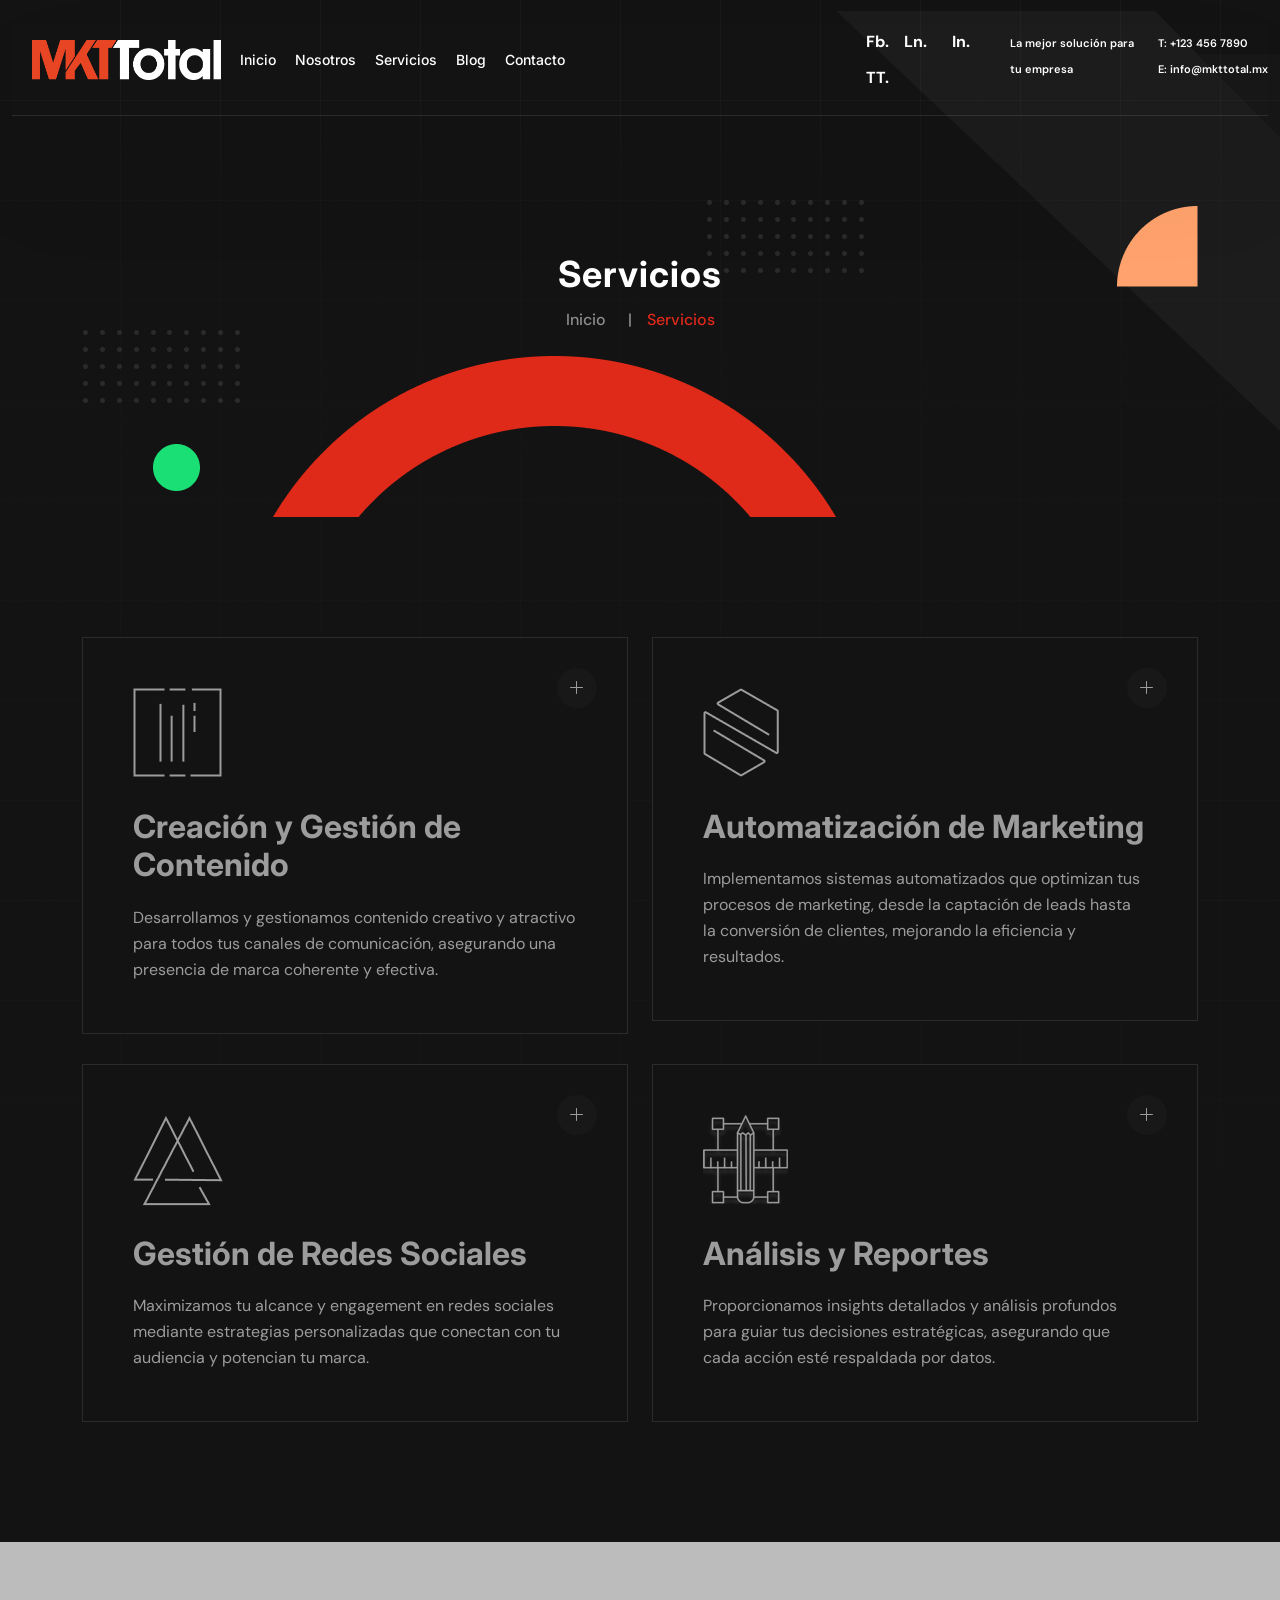
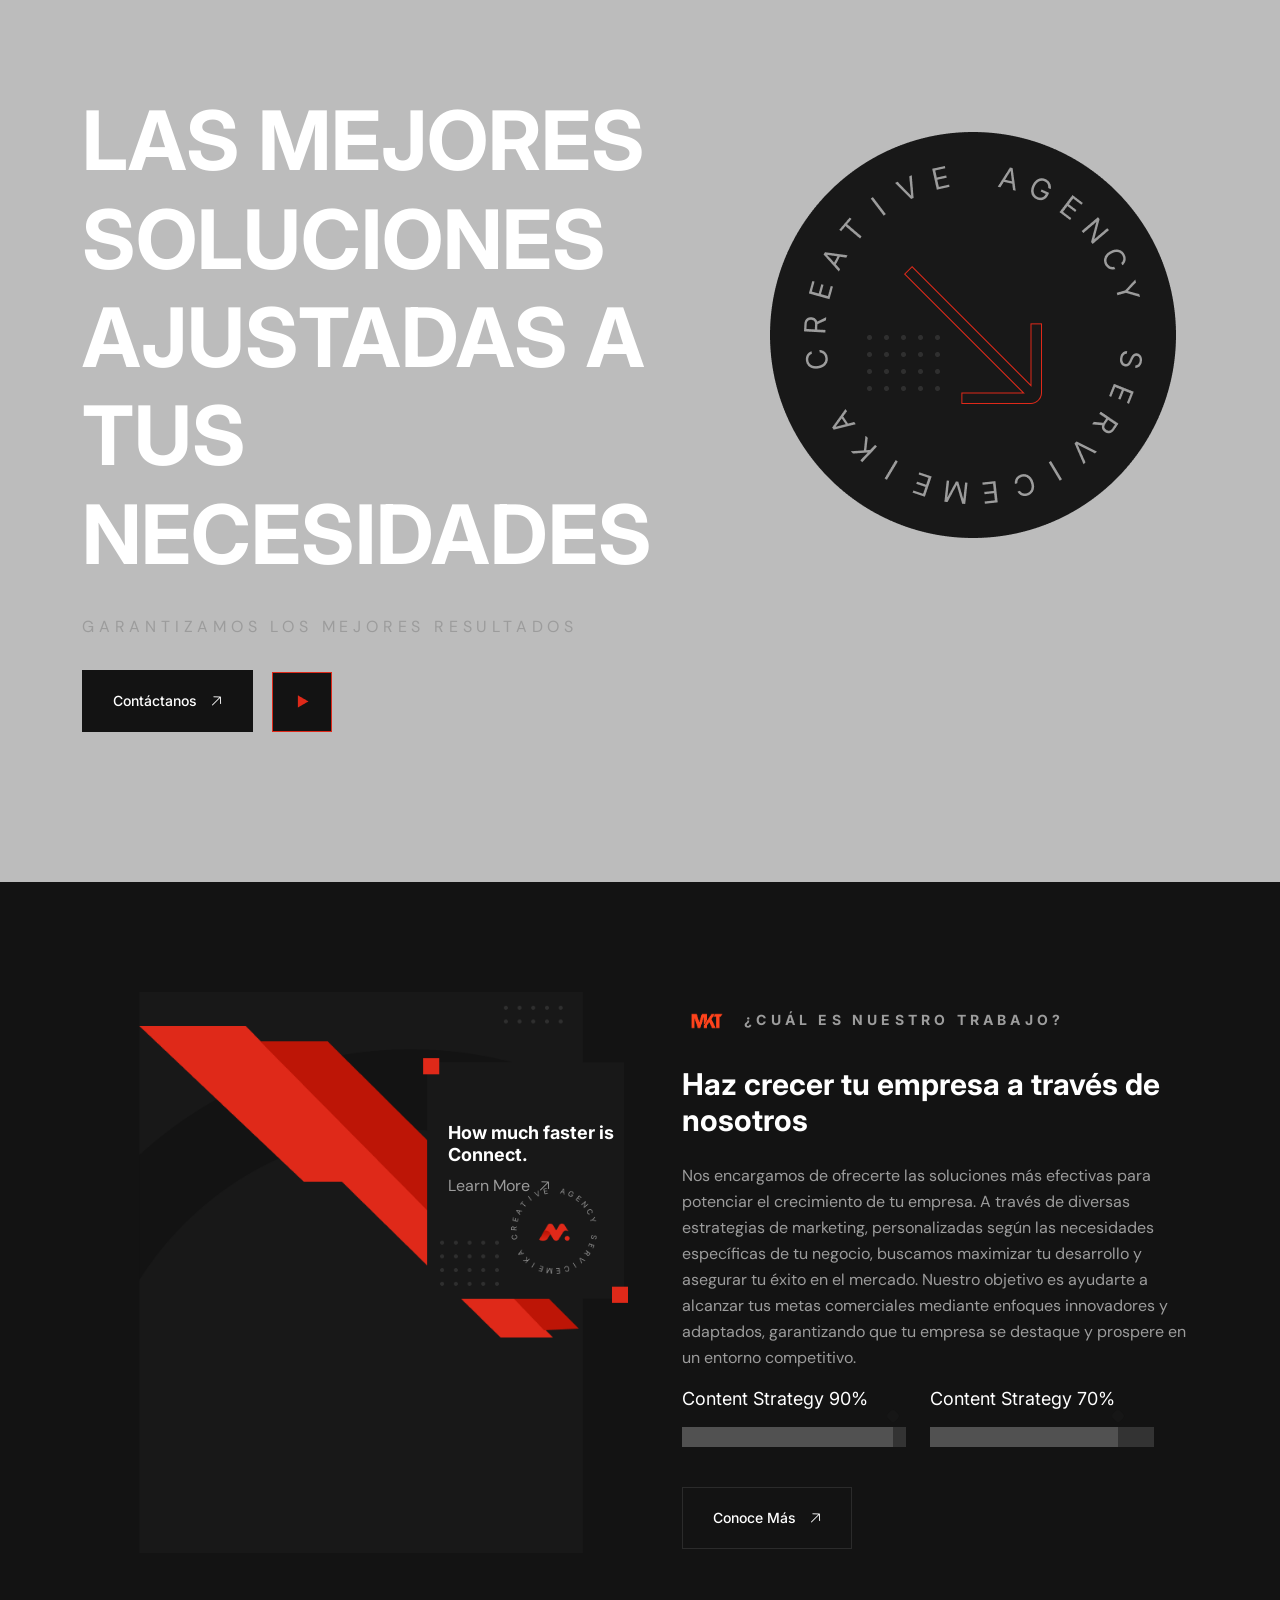
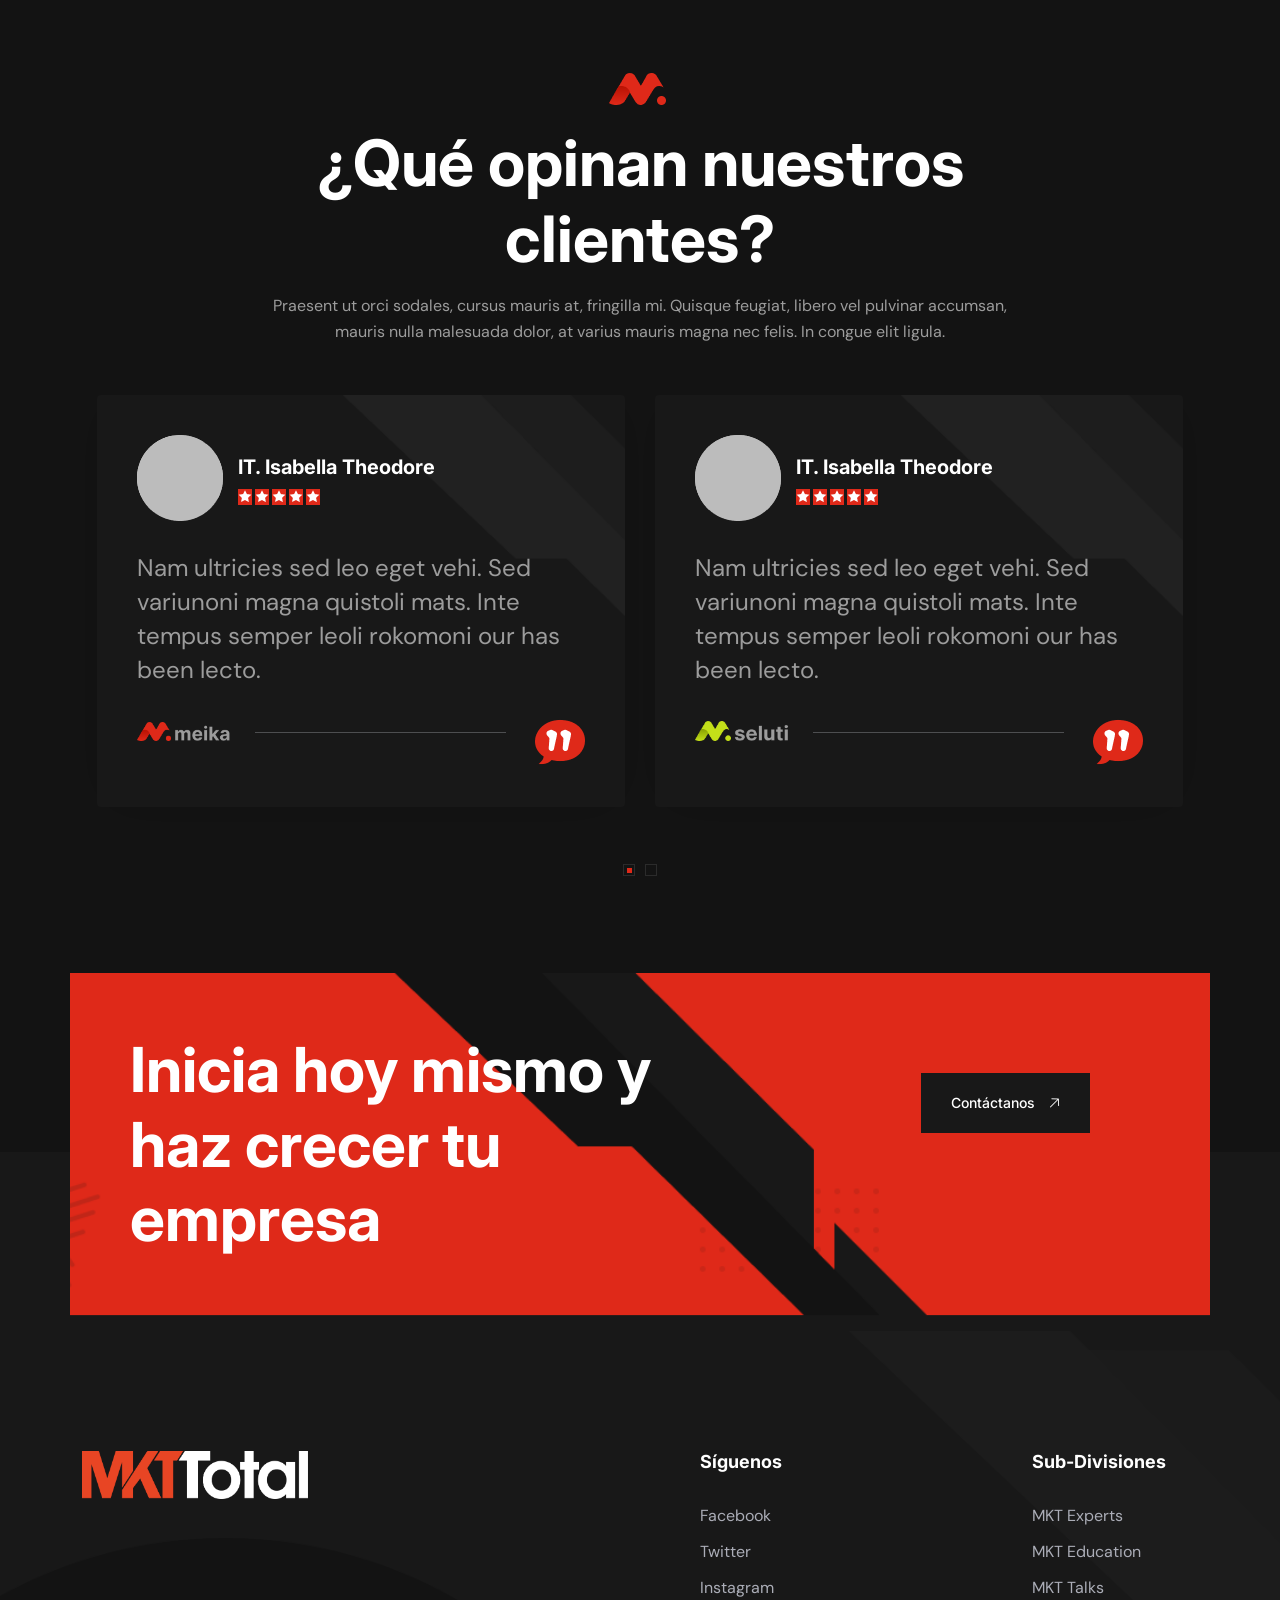
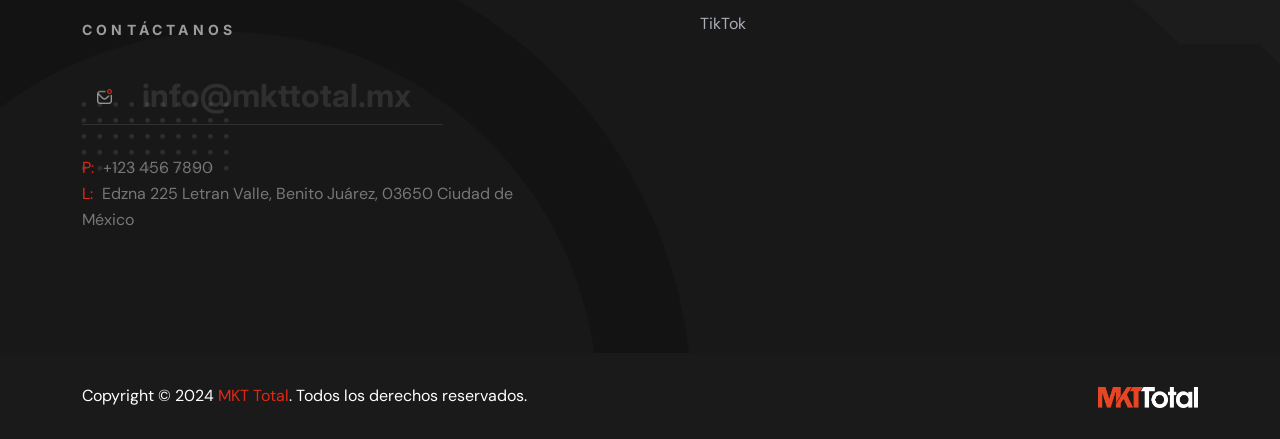
<file: service.html>
<!DOCTYPE html>
<html class="no-js" lang="zxx">
  <head>
    <meta charset="utf-8" />
    <meta http-equiv="x-ua-compatible" content="ie=edge" />
    <title>MKT Total</title>
    <meta name="description" content="" />
    <meta name="viewport" content="width=device-width, initial-scale=1" />
    <link rel="shortcut icon" type="image/x-icon" href="img/MKT_FAVICON.png" />
    <!-- Place favicon.ico in the root directory -->

    <!-- CSS here -->
    <link rel="stylesheet" href="css/bootstrap.min.css" />
    <link rel="stylesheet" href="css/animate.min.css" />
    <link rel="stylesheet" href="css/magnific-popup.css" />
    <link rel="stylesheet" href="fontawesome/css/all.min.css" />

    <link rel="stylesheet" href="css/dripicons.css" />
    <link rel="stylesheet" href="css/slick.css" />
    <link rel="stylesheet" href="css/meanmenu.css" />
    <link rel="stylesheet" href="css/default.css" />
    <link rel="stylesheet" href="css/style.css" />
    <link rel="stylesheet" href="css/responsive.css" />

    <style>

      .logoHeader{
        width: 200px;
        height: auto;
        margin-left: 20px;
      }

    </style>
  </head>
  <body class="dark">
    <!-- header -->
    <header class="header-area header">
      <div id="header-sticky" class="menu-area pl-100 pr-100">
        <div class="container-fluid">
          <div class="second-menu">
            <div class="row align-items-center">
              <div class="col-xl-2 col-lg-2">
                <div class="logo">
                  <a href="index.html"
                    ><img src="img/logo/V=RW.png"
                      alt="logo"
                      width="200px"
                      height="auto"
                      class="logoHeader"    
                  /></a>
                </div>
              </div>
              <div class="col-xl-4 col-lg-4 col-md-6">
                <div class="main-menu">
                  <nav id="mobile-menu">
                    <ul>
                      <li class="has-sub">
                        <a href="index.html">Inicio</a>
                        <!-- <ul>													
                                              <li><a href="index.html">Home Page 01</a></li>
                                              <li><a href="index-2.html">Home Page 02</a></li>													
                                              <li><a href="index-3.html">Home Page 03</a></li>													
                                          </ul> -->
                      </li>
                      <li><a href="about.html">Nosotros</a></li>
                      <li class="has-sub">
                        <a href="service.html">Servicios</a>
                        <!-- <ul>     
                                              <li><a href="service.html">Services</a></li>
                                              <li> <a href="single-service.html">Services Details</a></li>
                                               <li><a href="projects.html">Project</a></li>
                                              <li><a href="team.html">Our Team</a></li>
                                              <li><a href="team-single.html">Team Details</a></li>  
                                              <li><a href="pricing.html">Pricing</a></li>
                                                <li><a href="faq.html">Faq</a></li>
                                              <li><a href="shop.html">Shop</a></li>
                                              <li><a href="shop-details.html">Shop Details</a></li>                                                   
                                            </ul> -->
                      </li>
                      <li class="has-sub">
                        <a href="blog.html">Blog</a>
                        <!-- <ul>
                                              <li><a href="blog.html">Blog</a></li>
                                              <li><a href="blog-details.html">Blog Details</a></li>
                                          </ul> -->
                      </li>

                      <li><a href="contact.html">Contacto</a></li>
                    </ul>
                  </nav>
                </div>
              </div>
              <div
                class="col-xl-6 col-lg-6 text-right d-none d-lg-block text-right text-xl-right"
              >
                <div class="header-cta">
                  <ul>
                    <li>
                      <div class="call-box">
                        <div class="sc">
                          <a href="#">Fb.</a>
                          <a href="#">Ln.</a><br />
                          <a href="#">In.</a>
                          <a href="#">TT.</a>
                        </div>
                      </div>
                    </li>
                    <li>
                      <div class="call-box">
                        <div class="text">
                          La mejor solución para<br />
                          tu empresa
                        </div>
                      </div>
                    </li>
                    <li>
                      <div class="call-box">
                        <div class="text">
                          T: +123 456 7890<br />
                          E: info@mkttotal.mx
                        </div>
                      </div>
                    </li>
                    <!-- <li>
                                      <div class="call-box">                          
                                      <a href="#" class="menu-tigger"><img src="img/bg/toggle-menu.png" alt="logo"></a>
                                      </div>
                                  </li> -->
                  </ul>
                </div>
              </div>

              <div class="col-12">
                <div class="mobile-menu"></div>
              </div>
            </div>
          </div>
        </div>
      </div>
    </header>
    <!-- header-end -->
    <!-- offcanvas-area -->
    <div class="offcanvas-menu">
      <span class="menu-close"><i class="fas fa-times"></i></span>
      <form
        role="search"
        method="get"
        id="searchform"
        class="searchform"
        action="http://wordpress.zcube.in/xconsulta/"
      >
        <input type="text" name="s" id="search" placeholder="Search" />
        <button><i class="fa fa-search"></i></button>
      </form>
      <div id="cssmenu3" class="menu-one-page-menu-container">
        <ul class="menu">
          <li class="menu-item menu-item-type-custom menu-item-object-custom">
            <a href="index.html">Home</a>
          </li>
          <li class="menu-item menu-item-type-custom menu-item-object-custom">
            <a href="about.html">About Us</a>
          </li>
          <li class="menu-item menu-item-type-custom menu-item-object-custom">
            <a href="courses.html">Courses</a>
          </li>
          <li class="menu-item menu-item-type-custom menu-item-object-custom">
            <a href="pricing.html">Pricing </a>
          </li>
          <li class="menu-item menu-item-type-custom menu-item-object-custom">
            <a href="team.html">Teacher</a>
          </li>
          <li class="menu-item menu-item-type-custom menu-item-object-custom">
            <a href="projects.html">Gallery</a>
          </li>
          <li class="menu-item menu-item-type-custom menu-item-object-custom">
            <a href="blog.html">Blog</a>
          </li>
          <li class="menu-item menu-item-type-custom menu-item-object-custom">
            <a href="contact.html">Contact</a>
          </li>
        </ul>
      </div>
      <div id="cssmenu2" class="menu-one-page-menu-container">
        <ul id="menu-one-page-menu-12" class="menu">
          <li class="menu-item menu-item-type-custom menu-item-object-custom">
            <a href="#home"><span>+8 12 3456897</span></a>
          </li>
          <li class="menu-item menu-item-type-custom menu-item-object-custom">
            <a href="#howitwork"><span>info@example.com</span></a>
          </li>
        </ul>
      </div>
    </div>
    <div class="offcanvas-overly"></div>
    <!-- offcanvas-end -->
    <!-- main-area -->
    <main>
      <!-- breadcrumb-area -->
      <section
        class="breadcrumb-area d-flex align-items-center"
        style="background-image: url(img/bg/bdrc-bg.png)"
      >
        <div class="container">
          <div class="row align-items-center">
            <div class="col-xl-12 col-lg-12">
              <div class="breadcrumb-wrap text-center">
                <div class="breadcrumb-title">
                  <h2>Servicios</h2>
                  <div class="breadcrumb-wrap">
                    <nav aria-label="breadcrumb">
                      <ol class="breadcrumb">
                        <li class="breadcrumb-item">
                          <a href="index.html">Inicio</a>
                        </li>
                        <li class="breadcrumb-item active" aria-current="page">
                          Servicios
                        </li>
                      </ol>
                    </nav>
                  </div>
                </div>
              </div>
            </div>
          </div>
        </div>
      </section>
      <!-- breadcrumb-area-end -->
      <!-- services-three-area -->
      <section
        id="services"
        class="services-area services-bg p-relative fix pt-120 pb-90"
      >
        <div class="container">
          <div class="row">
            <div class="col-lg-6 col-md-6">
              <div
                class="s-single-services s-single-services2 mb-30 wow fadeInUp animated"
                data-animation="fadeInDown animated"
                data-delay=".2s"
              >
                <a href="single-service.html" class="icon-plus"
                  ><i class="fa-light fa-plus"></i
                ></a>
                <div class="services-icon">
                  <img src="img/icon/sr-icon5.png" alt="icon" />
                  <img
                    src="img/icon/sr-icon5-hover.png"
                    alt="img"
                    class="hover"
                  />
                </div>
                <div class="second-services-content">
                  <h5>
                    <a href="single-service.html"
                      >Creación y Gestión de Contenido</a
                    >
                  </h5>
                  <p>
                    Desarrollamos y gestionamos contenido creativo y atractivo
                    para todos tus canales de comunicación, asegurando una
                    presencia de marca coherente y efectiva.
                  </p>
                </div>
                <div class="sr-h-bg">
                  <img src="img/bg/sr-h-bg2.png" alt="icon" />
                </div>
              </div>
            </div>
            <div class="col-lg-6 col-md-6">
              <div
                class="s-single-services s-single-services2 mb-30 wow fadeInUp animated"
                data-animation="fadeInDown animated"
                data-delay=".2s"
              >
                <a href="single-service.html" class="icon-plus"
                  ><i class="fa-light fa-plus"></i
                ></a>
                <div class="services-icon">
                  <img src="img/icon/sr-icon6.png" alt="icon" />
                  <img
                    src="img/icon/sr-icon6-hover.png"
                    alt="img"
                    class="hover"
                  />
                </div>
                <div class="second-services-content">
                  <h5>
                    <a href="single-service.html"
                      >Automatización de Marketing</a
                    >
                  </h5>
                  <p>
                    Implementamos sistemas automatizados que optimizan tus
                    procesos de marketing, desde la captación de leads hasta la
                    conversión de clientes, mejorando la eficiencia y
                    resultados.
                  </p>
                </div>
                <div class="sr-h-bg">
                  <img src="img/bg/sr-h-bg2.png" alt="icon" />
                </div>
              </div>
            </div>
            <div class="col-lg-6 col-md-6">
              <div
                class="s-single-services s-single-services2 mb-30 wow fadeInUp animated"
                data-animation="fadeInDown animated"
                data-delay=".2s"
              >
                <a href="single-service.html" class="icon-plus"
                  ><i class="fa-light fa-plus"></i
                ></a>
                <div class="services-icon">
                  <img src="img/icon/sr-icon7.png" alt="icon" />
                  <img
                    src="img/icon/sr-icon7-hover.png"
                    alt="img"
                    class="hover"
                  />
                </div>
                <div class="second-services-content">
                  <h5>
                    <a href="single-service.html">Gestión de Redes Sociales</a>
                  </h5>
                  <p>
                    Maximizamos tu alcance y engagement en redes sociales
                    mediante estrategias personalizadas que conectan con tu
                    audiencia y potencian tu marca.
                  </p>
                </div>
                <div class="sr-h-bg">
                  <img src="img/bg/sr-h-bg2.png" alt="icon" />
                </div>
              </div>
            </div>
            <div class="col-lg-6 col-md-6">
              <div
                class="s-single-services s-single-services2 mb-30 wow fadeInUp animated"
                data-animation="fadeInDown animated"
                data-delay=".2s"
              >
                <a href="single-service.html" class="icon-plus"
                  ><i class="fa-light fa-plus"></i
                ></a>
                <div class="services-icon">
                  <img src="img/icon/sr-icon8.png" alt="icon" />
                  <img
                    src="img/icon/sr-icon8-hover.png"
                    alt="img"
                    class="hover"
                  />
                </div>
                <div class="second-services-content">
                  <h5><a href="single-service.html">Análisis y Reportes</a></h5>
                  <p>
                    Proporcionamos insights detallados y análisis profundos para
                    guiar tus decisiones estratégicas, asegurando que cada
                    acción esté respaldada por datos.
                  </p>
                </div>
                <div class="sr-h-bg">
                  <img src="img/bg/sr-h-bg2.png" alt="icon" />
                </div>
              </div>
            </div>
          </div>
        </div>
      </section>
      <!-- services-three-area -->
      <!-- brand-area -->
      <!-- <div
        class="brand-area pb-120 wow fadeInDown animated"
        data-animation="fadeInDown"
        data-delay=".4s"
      >
        <div class="container">
          <div class="row brand-active">
            <div class="col-xl-2">
              <div class="single-brand">
                <img src="img/brand/b-logo1.png" alt="img" />
              </div>
            </div>
            <div class="col-xl-2">
              <div class="single-brand">
                <img src="img/brand/b-logo2.png" alt="img" />
              </div>
            </div>
            <div class="col-xl-2">
              <div class="single-brand">
                <img src="img/brand/b-logo3.png" alt="img" />
              </div>
            </div>
            <div class="col-xl-2">
              <div class="single-brand">
                <img src="img/brand/b-logo4.png" alt="img" />
              </div>
            </div>
            <div class="col-xl-2">
              <div class="single-brand">
                <img src="img/brand/b-logo5.png" alt="img" />
              </div>
            </div>
            <div class="col-xl-2">
              <div class="single-brand">
                <img src="img/brand/b-logo6.png" alt="img" />
              </div>
            </div>
            <div class="col-xl-2">
              <div class="single-brand">
                <img src="img/brand/b-logo3.png" alt="img" />
              </div>
            </div>
          </div>
        </div>
      </div> -->
      <!-- brand-area-end -->
      <!-- video-area -->
      <section
        id="video"
        class="video-area pt-150 pb-150 p-relative"
        style="
          background-image: url(img/bg/vedio-img.png);
          background-repeat: no-repeat;
          background-position: center bottom;
          background-size: cover;
        "
      >
        <div class="animations-01">
          <img src="img/bg/an-img-01.png" alt="an-img-01" />
        </div>
        <div class="animations-02">
          <img src="img/bg/an-img-02.png" alt="an-img-01" />
        </div>
        <div class="container">
          <div class="row">
            <div class="col-lg-7">
              <div class="section-title center-align">
                <h2>LAS MEJORES SOLUCIONES AJUSTADAS A TUS NECESIDADES</h2>
                <p>Garantizamos los mejores resultados</p>
              </div>
              <div class="slider-btn mt-15">
                <a
                  href="#"
                  class="btn ss-btn mr-15"
                  data-animation="fadeInRight"
                  data-delay=".8s"
                  >Contáctanos <i class="fa-sharp fa-light fa-arrow-up"></i
                ></a>
                <a
                  href="https://www.youtube.com/watch?v=gyGsPlt06bo"
                  class="popup-video"
                  ><img src="img/features/fplay.png" alt="img"
                /></a>
              </div>
            </div>
            <div class="col-lg-5">
              <div class="s-video-wrap2">
                <div class="s-video-content">
                  <a
                    href="https://www.youtube.com/watch?v=gyGsPlt06bo"
                    class="popup-video"
                    ><img src="img/bg/play-button.png" alt="circle_right"
                  /></a>
                </div>
              </div>
            </div>
          </div>
        </div>
      </section>
      <!-- video-area-end -->
      <!-- what-we-do-area -->
      <section
        id="about"
        class="about-area about-p pt-120 pb-120 p-relative fix"
      >
        <div class="container">
          <div class="row justify-content-center align-items-center">
            <div class="col-lg-6 col-md-12 col-sm-12">
              <div
                class="s-about-img p-relative wow fadeInLeft animated"
                data-animation="fadeInLeft"
                data-delay=".4s"
              >
                <img src="img/features/about_img_04.png" alt="img" />
                <div class="img-text">
                  <h5>How much faster is Connect.</h5>
                  <a href="#"
                    >Learn More <i class="fa-sharp fa-light fa-arrow-up"></i
                  ></a>
                </div>
              </div>
            </div>
            <div class="col-lg-6 col-md-12 col-sm-12">
              <div
                class="about-content s-about-content pl-30 wow fadeInRight animated"
                data-animation="fadeInRight"
                data-delay=".4s"
              >
                <div class="about-title second-title pb-25">
                  <h5>
                    <span class="line">
                      <img src="img/logo/MKT_LOGO.png" alt="circle_right" width="50px"
                    /></span>
                    ¿Cuál es nuestro trabajo?
                  </h5>
                  <h2>Haz crecer tu empresa a través de nosotros</h2>
                </div>
                <p>
                  Nos encargamos de ofrecerte las soluciones más efectivas para potenciar el crecimiento de tu empresa. A través de diversas estrategias de marketing, personalizadas según las necesidades específicas de tu negocio, buscamos maximizar tu desarrollo y asegurar tu éxito en el mercado. Nuestro objetivo es ayudarte a alcanzar tus metas comerciales mediante enfoques innovadores y adaptados, garantizando que tu empresa se destaque y prospere en un entorno competitivo.
                </p>
                <div class="skills-content s-about-content">
                  <div class="skills-content s-about-content">
                    <div class="skills row">
                      <div class="col-lg-6 skill">
                        <div class="skill-name">
                          <strong>Content Strategy 90%</strong>
                        </div>
                        <div class="skill-bar mb-20">
                          <div class="skill-per" id="94"></div>
                        </div>
                      </div>
                      <div class="col-lg-6 skill">
                        <div class="skill-name">
                          <strong>Content Strategy 70%</strong>
                        </div>
                        <div class="skill-bar mb-20">
                          <div class="skill-per" id="84"></div>
                        </div>
                      </div>
                    </div>
                  </div>
                </div>
                <div class="row align-items-center mt-20">
                  <div class="col-lg-12">
                    <div class="slider-btn">
                      <a
                        href="#"
                        class="btn ss-btn mr-15"
                        data-animation="fadeInRight"
                        data-delay=".8s"
                        >Conoce Más <i class="fa-sharp fa-light fa-arrow-up"></i
                      ></a>
                     <!--  <a href="#" data-animation="fadeInRight" data-delay=".8s"
                        ><img src="img/features/fplay.png" alt="img"
                      /></a> -->
                    </div>
                  </div>
                </div>
              </div>
            </div>
          </div>
        </div>
      </section>
      <!-- what-we-do-area-end -->
      <!-- testimonial-area -->
      <section id="testimonial" class="testimonial-area pb-90 p-relative fix">
        <div class="container">
          <div class="row justify-content-center align-items-center">
            <div class="col-lg-8 col-md-9">
              <div
                class="section-title p-relative text-center mb-50 wow fadeInLeft animated"
                data-animation="fadeInLeft"
                data-delay=".4s"
              >
                <h5>
                  <span class="line">
                    <img src="img/bg/sub-text-logo.png" alt="circle_right"
                  /></span>
                </h5>
                <h2>¿Qué opinan nuestros clientes?</h2>
                <p>
                  Praesent ut orci sodales, cursus mauris at, fringilla mi.
                  Quisque feugiat, libero vel pulvinar accumsan, mauris nulla
                  malesuada dolor, at varius mauris magna nec felis. In congue
                  elit ligula.
                </p>
              </div>
            </div>
          </div>
          <div class="row">
            <div class="col-lg-12">
              <div class="testimonial-active">
                <div
                  class="single-testimonial"
                  style="
                    background-image: url(img/testimonial/box-bg.png);
                    background-size: cover;
                  "
                >
                  <div class="testi-author">
                    <img src="img/testimonial/testi_avatar.png" alt="img" />
                    <div class="ta-info">
                      <h6>IT. Isabella Theodore</h6>
                      <div class="review-icon">
                        <img src="img/testimonial/review-icon.png" alt="img" />
                      </div>
                    </div>
                  </div>
                  <p>
                    Nam ultricies sed leo eget vehi. Sed variunoni magna
                    quistoli mats. Inte tempus semper leoli rokomoni our has
                    been lecto.
                  </p>
                  <div class="row">
                    <div class="col-lg-3">
                      <div class="t-logo">
                        <img src="img/testimonial/t-logo.png" alt="img" />
                      </div>
                    </div>
                    <div class="col-lg-7">
                      <hr />
                    </div>
                    <div class="col-lg-2 text-right">
                      <img src="img/testimonial/qt-icon.png" alt="img" />
                    </div>
                  </div>
                </div>
                <div
                  class="single-testimonial"
                  style="
                    background-image: url(img/testimonial/box-bg.png);
                    background-size: cover;
                  "
                >
                  <div class="testi-author">
                    <img src="img/testimonial/testi_avatar_02.png" alt="img" />
                    <div class="ta-info">
                      <h6>IT. Isabella Theodore</h6>
                      <div class="review-icon">
                        <img src="img/testimonial/review-icon.png" alt="img" />
                      </div>
                    </div>
                  </div>
                  <p>
                    Nam ultricies sed leo eget vehi. Sed variunoni magna
                    quistoli mats. Inte tempus semper leoli rokomoni our has
                    been lecto.
                  </p>
                  <div class="row">
                    <div class="col-lg-3">
                      <div class="t-logo">
                        <img src="img/testimonial/t-logo2.png" alt="img" />
                      </div>
                    </div>
                    <div class="col-lg-7">
                      <hr />
                    </div>
                    <div class="col-lg-2 text-right">
                      <img src="img/testimonial/qt-icon.png" alt="img" />
                    </div>
                  </div>
                </div>
                <div
                  class="single-testimonial"
                  style="
                    background-image: url(img/testimonial/box-bg.png);
                    background-size: cover;
                  "
                >
                  <div class="testi-author">
                    <img src="img/testimonial/testi_avatar.png" alt="img" />
                    <div class="ta-info">
                      <h6>IT. Isabella Theodore</h6>
                      <div class="review-icon">
                        <img src="img/testimonial/review-icon.png" alt="img" />
                      </div>
                    </div>
                  </div>
                  <p>
                    Nam ultricies sed leo eget vehi. Sed variunoni magna
                    quistoli mats. Inte tempus semper leoli rokomoni our has
                    been lecto.
                  </p>
                  <div class="row">
                    <div class="col-lg-3">
                      <div class="t-logo">
                        <img src="img/testimonial/t-logo.png" alt="img" />
                      </div>
                    </div>
                    <div class="col-lg-7">
                      <hr />
                    </div>
                    <div class="col-lg-2 text-right">
                      <img src="img/testimonial/qt-icon.png" alt="img" />
                    </div>
                  </div>
                </div>
                <div
                  class="single-testimonial"
                  style="
                    background-image: url(img/testimonial/box-bg.png);
                    background-size: cover;
                  "
                >
                  <div class="testi-author">
                    <img src="img/testimonial/testi_avatar_02.png" alt="img" />
                    <div class="ta-info">
                      <h6>IT. Isabella Theodore</h6>
                      <div class="review-icon">
                        <img src="img/testimonial/review-icon.png" alt="img" />
                      </div>
                    </div>
                  </div>
                  <p>
                    Nam ultricies sed leo eget vehi. Sed variunoni magna
                    quistoli mats. Inte tempus semper leoli rokomoni our has
                    been lecto.
                  </p>
                  <div class="row">
                    <div class="col-lg-3">
                      <div class="t-logo">
                        <img src="img/testimonial/t-logo2.png" alt="img" />
                      </div>
                    </div>
                    <div class="col-lg-7">
                      <hr />
                    </div>
                    <div class="col-lg-2 text-right">
                      <img src="img/testimonial/qt-icon.png" alt="img" />
                    </div>
                  </div>
                </div>
              </div>
            </div>
          </div>
        </div>
      </section>
      <!-- testimonial-area-end -->
      <!-- cta-area -->
      <section class="cta-area cta-bg">
        <div
          class="container pt-60 pb-60 pl-60 pr-60"
          style="
            background-image: url(img/bg/cta_bg02.png);
            background-repeat: no-repeat;
            background-size: cover;
            background-position: center center;
          "
        >
          <div class="row justify-content-center">
            <div class="col-lg-8">
              <div
                class="section-title cta-title wow fadeInLeft animated"
                data-animation="fadeInDown animated"
                data-delay=".2s"
              >
                <h2>Inicia hoy mismo y haz crecer tu empresa</h2>
              </div>
            </div>
            <div class="col-lg-4 text-right">
              <div
                class="cta-btn s-cta-btn wow fadeInRight animated mt-30"
                data-animation="fadeInDown animated"
                data-delay=".2s"
              >
                <a href="contact.html" class="btn ss-btn smoth-scroll"
                  >Contáctanos
                  <i class="fa-sharp fa-light fa-arrow-up"></i
                ></a>
              </div>
            </div>
          </div>
        </div>
      </section>
      <!-- cta-area-end -->
    </main>
    <!-- main-area-end -->
    <!-- footer -->
    <footer class="footer-bg footer-p">
        <div
          class="footer-top pt-120 pb-90 p-relative"
          style="
            background-color: #161616;
            background-image: url(img/bg/footer_bg.png);
            background-repeat: no-repeat;
            background-size: cover;
          "
        >
          <div class="container">
            <div class="row justify-content-between">
              <div class="col-xl-5 col-lg-5 col-sm-6">
                <div class="footer-widget mb-30">
                  <div class="f-widget-title mb-100">
                    <img src="img/logo/V=RW.png" alt="img" />
                  </div>
                  <div
                    class="footer-subricbe p-relative"
                    data-animation="fadeInDown"
                    data-delay=".4s"
                  >
                    <h6>Contáctanos</h6>
                    <form
                      action="news-mail.php"
                      method="post"
                      class="contact-form"
                    >
                      <button class="btn">
                        <img src="img/bg/sbtn-icon.png" alt="img" />
                      </button>
                      <input
                        type="text"
                        id="email2"
                        name="email2"
                        class="header-input"
                        placeholder="info@mkttotal.mx"
                        required
                      />
                    </form>
                  </div>
                  <div class="info">
                    <ul>
                      <li><span class="red">P:</span> +123 456 7890</li>
                      <li>
                        <span class="red">L:</span> Edzna 225 Letran Valle, Benito Juárez, 03650 Ciudad de México
                      </li>
                    </ul>
                  </div>
                </div>
              </div>
              <div class="col-xl-2 col-lg-2 col-sm-6">
                <div class="footer-widget mb-30">
                  <div class="f-widget-title">
                    <h2>Síguenos</h2>
                  </div>
                  <div class="footer-link">
                    <ul>
                      <li><a href="#">Facebook</a></li>
                      <li><a href="#">Twitter</a></li>
                      <li><a href="#">Instagram</a></li>
                      <li><a href="#">TikTok</a></li>
                    </ul>
                  </div>
                </div>
              </div>
              <div class="col-xl-2 col-lg-2 col-sm-6">
                <div class="footer-widget mb-30">
                  <div class="f-widget-title">
                    <h2>Sub-Divisiones</h2>
                  </div>
                  <div class="footer-link">
                    <ul>
                      <li><a href="faq.html">MKT Experts</a></li>
                      <li><a href="#">MKT Education</a></li>
                      <li><a href="#">MKT Talks</a></li>
                     <!--  <li><a href="#">We’re Hiring</a></li>
                      <li><a href="#">Cookie Policy</a></li>
                      <li><a href="#"> News & Media</a></li> -->
                    </ul>
                  </div>
                </div>
              </div>
              <!-- <div class="col-xl-2 col-lg-2 col-sm-6">
                <div class="footer-widget mb-30">
                  <div class="f-widget-title">
                    <h2>Explore</h2>
                  </div>
                  <div class="footer-link">
                    <ul>
                      <li><a href="faq.html"> Contact Us</a></li>
                      <li><a href="#">Team Member</a></li>
                      <li><a href="#">Latest Portfolio</a></li>
                      <li><a href="#">Shop Page</a></li>
                      <li><a href="#">News & Media</a></li>
                    </ul>
                  </div>
                </div>
              </div> -->
            </div>
          </div>
        </div>
  
        <div class="copyright-wrap">
          <div class="container">
            <div class="row align-items-center">
              <div class="col-lg-6">
                Copyright © 2024 <a href="#">MKT Total</a>. Todos los derechos reservados.
              </div>
              <div class="col-lg-6 text-right">
                <img src="img/logo/V=RW.png" alt="img" width="100px" >
              </div>
            </div>
          </div>
        </div>
      </footer>
    <!-- footer-end -->
    <!-- JS here -->
    <script src="js/vendor/modernizr-3.5.0.min.js"></script>
    <script src="js/vendor/jquery-3.6.0.min.js"></script>
    <script src="js/popper.min.js"></script>
    <script src="js/bootstrap.min.js"></script>
    <script src="js/slick.min.js"></script>
    <script src="js/ajax-form.js"></script>
    <script src="js/paroller.js"></script>
    <script src="js/wow.min.js"></script>
    <script src="js/js_isotope.pkgd.min.js"></script>
    <script src="js/imagesloaded.min.js"></script>
    <script src="js/parallax.min.js"></script>
    <script src="js/jquery.waypoints.min.js"></script>
    <script src="js/jquery.counterup.min.js"></script>
    <script src="js/jquery.scrollUp.min.js"></script>
    <script src="js/jquery.meanmenu.min.js"></script>
    <script src="js/parallax-scroll.js"></script>
    <script src="js/jquery.magnific-popup.min.js"></script>
    <script src="js/element-in-view.js"></script>
    <script src="js/main.js"></script>
  </body>
</html>
</file>
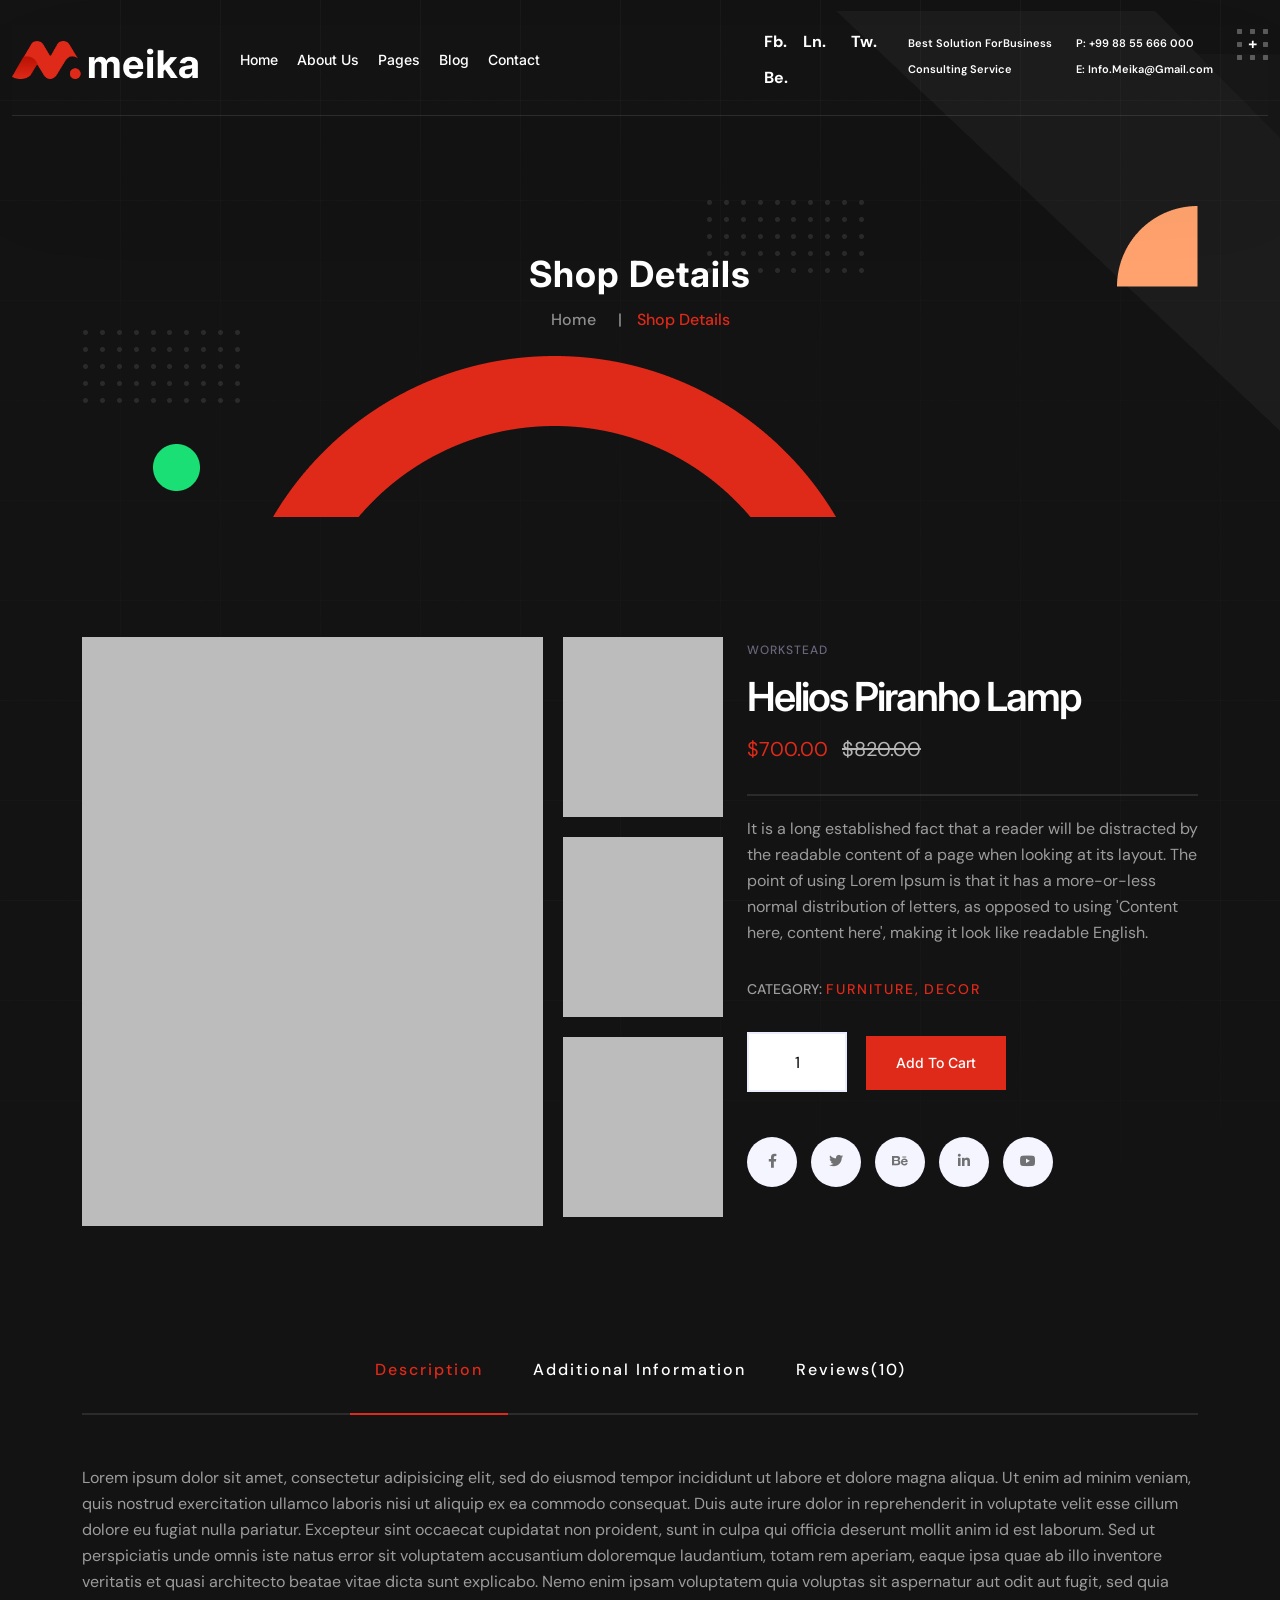
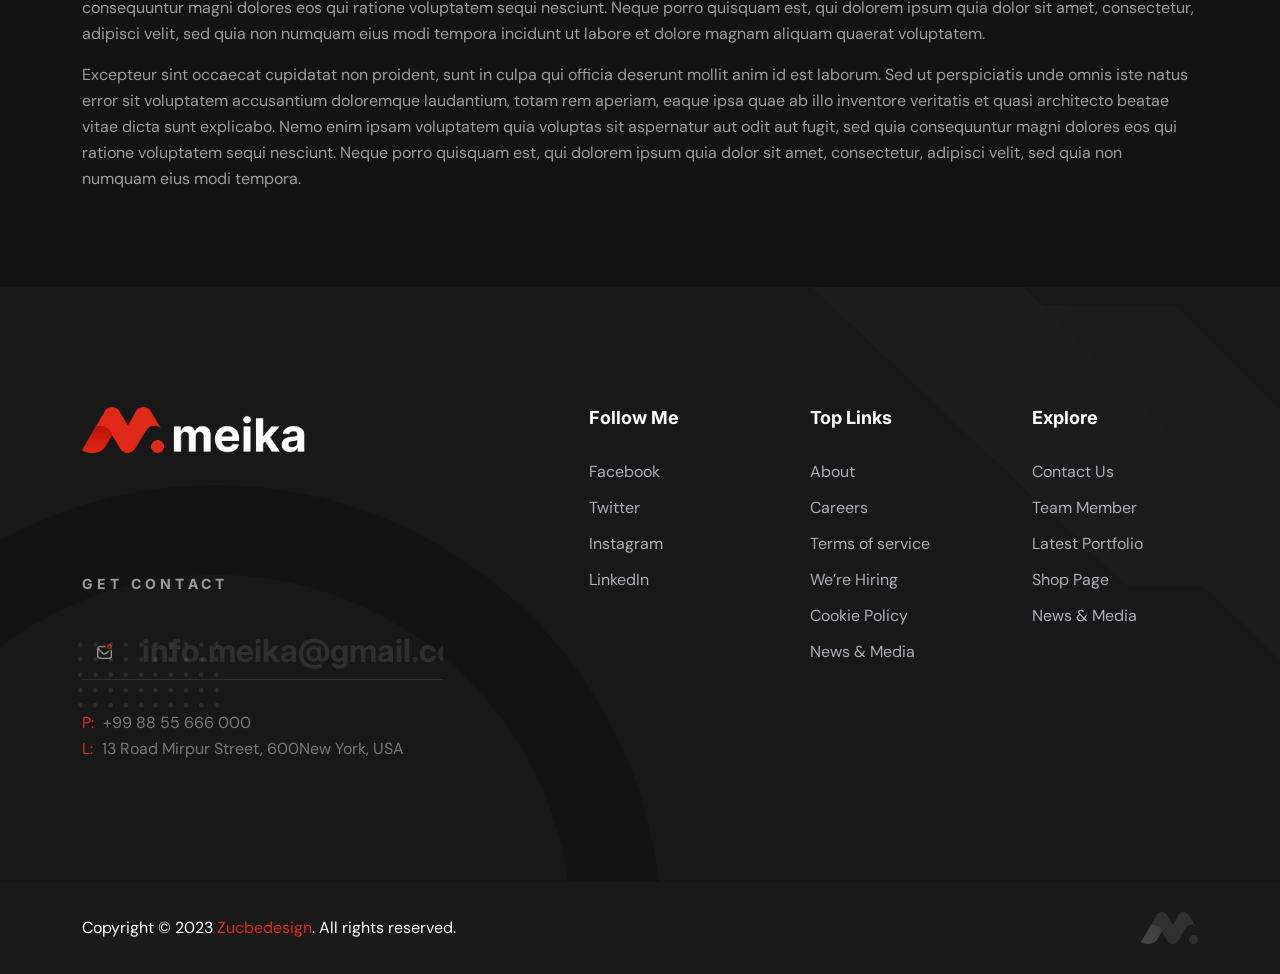
<file: shop-details.html>
<!doctype html>
<html class="no-js" lang="zxx">
    <head>
        <meta charset="utf-8">
        <meta http-equiv="x-ua-compatible" content="ie=edge">
        <title>Meika  - IT Solutions and Services HTML Template</title>
        <meta name="description" content="">
        <meta name="viewport" content="width=device-width, initial-scale=1">
		<link rel="shortcut icon" type="image/x-icon" href="img/favicon.ico">
        <!-- Place favicon.ico in the root directory -->

		<!-- CSS here -->
        <link rel="stylesheet" href="css/bootstrap.min.css">
        <link rel="stylesheet" href="css/animate.min.css">
        <link rel="stylesheet" href="css/magnific-popup.css">
        <link rel="stylesheet" href="fontawesome/css/all.min.css">
        
        <link rel="stylesheet" href="css/dripicons.css">
        <link rel="stylesheet" href="css/slick.css">
        <link rel="stylesheet" href="css/meanmenu.css">
        <link rel="stylesheet" href="css/default.css">
        <link rel="stylesheet" href="css/style.css">
        <link rel="stylesheet" href="css/responsive.css">
    </head>
     <body class="dark">
        <!-- header -->
        <header class="header-area header">  
			  <div id="header-sticky" class="menu-area pl-100 pr-100">
                <div class="container-fluid">
                    <div class="second-menu">
                        <div class="row align-items-center">
                             <div class="col-xl-2 col-lg-2">
                                <div class="logo">
                                    <a href="index.html"><img src="img/logo/logo.png" alt="logo"></a>
                                </div>
                            </div>
                           <div class="col-xl-4 col-lg-4 col-md-6">
                              
                                <div class="main-menu">
                                    <nav id="mobile-menu">
                                          <ul>
                                            <li class="has-sub">
                                                <a href="index.html">Home</a>
                                                <ul>													
													<li><a href="index.html">Home Page 01</a></li>
													<li><a href="index-2.html">Home Page 02</a></li>													
													<li><a href="index-3.html">Home Page 03</a></li>													
												</ul>
                                            </li>
                                            <li><a href="about.html">About Us</a></li>   
                                            <li class="has-sub"><a href="#">Pages</a>
												<ul>     
                                                    <li><a href="service.html">Services</a></li>
                                                    <li> <a href="single-service.html">Services Details</a></li>
                                                     <li><a href="projects.html">Project</a></li>
                                                    <li><a href="team.html">Our Team</a></li>
                                                    <li><a href="team-single.html">Team Details</a></li>  
                                                    <li><a href="pricing.html">Pricing</a></li>
                                                      <li><a href="faq.html">Faq</a></li>
                                                    <li><a href="shop.html">Shop</a></li>
                                                    <li><a href="shop-details.html">Shop Details</a></li>                                                   
                                                  </ul>
											</li>
                                            <li class="has-sub"> 
                                                <a href="blog.html">Blog</a>
                                                <ul>
                                                    <li><a href="blog.html">Blog</a></li>
                                                    <li><a href="blog-details.html">Blog Details</a></li>
                                                </ul>
                                            </li>


                                            <li><a href="contact.html">Contact</a></li>                                               
                                        </ul>
                                    </nav>
                                </div>
                            </div>   
                             <div class="col-xl-6 col-lg-6 text-right d-none d-lg-block text-right text-xl-right">
                                 <div class="header-cta">
                                    <ul>
                                       <li>
                                          <div class="call-box">
                                              <div class="sc">
                                                 <a href="#">Fb.</a>
                                                 <a href="#">Ln.</a><br>
                                                 <a href="#">Tw.</a>
                                                 <a href="#">Be.</a>
                                              </div>                                            
                                          </div>
                                       </li>
                                       <li>
                                          <div class="call-box">                                            
                                             <div class="text">
                                               Best Solution ForBusiness<br> Consulting Service                           
                                             </div>
                                          </div>
                                       </li>
                                        <li>
                                          <div class="call-box">                                            
                                             <div class="text">
                                             P: +99 88 55 666 000<br> E: Info.Meika@Gmail.com             
                                             </div>
                                          </div>
                                       </li>
                                        <li>
                                            <div class="call-box">                          
                                            <a href="#" class="menu-tigger"><img src="img/bg/toggle-menu.png" alt="logo"></a>
                                            </div>
                                        </li>
                                      
                                    </ul>
                                 </div>                              
                            </div>
                            
                                <div class="col-12">
                                    <div class="mobile-menu"></div>
                                </div>
                        </div>                   
                        </div>                   
                </div>
            </div>
        </header>
        <!-- header-end -->
       <!-- offcanvas-area -->
          <div class="offcanvas-menu">
             <span class="menu-close"><i class="fas fa-times"></i></span>
             <form role="search" method="get" id="searchform"   class="searchform" action="http://wordpress.zcube.in/xconsulta/">
                <input type="text" name="s" id="search" placeholder="Search"/>
                <button><i class="fa fa-search"></i></button>
             </form>
             <div id="cssmenu3" class="menu-one-page-menu-container">
                <ul  class="menu">
                   <li class="menu-item menu-item-type-custom menu-item-object-custom"><a href="index.html">Home</a></li>
                   <li class="menu-item menu-item-type-custom menu-item-object-custom"><a href="about.html">About Us</a></li>
                   <li class="menu-item menu-item-type-custom menu-item-object-custom"><a href="courses.html">Courses</a></li>
                   <li class="menu-item menu-item-type-custom menu-item-object-custom"><a href="pricing.html">Pricing </a></li>
                   <li class="menu-item menu-item-type-custom menu-item-object-custom"><a href="team.html">Teacher</a></li>
                   <li class="menu-item menu-item-type-custom menu-item-object-custom"><a href="projects.html">Gallery</a></li>
                   <li class="menu-item menu-item-type-custom menu-item-object-custom"><a href="blog.html">Blog</a></li>
                   <li class="menu-item menu-item-type-custom menu-item-object-custom"><a href="contact.html">Contact</a></li>
                </ul>
             </div>
             <div id="cssmenu2" class="menu-one-page-menu-container">
                <ul id="menu-one-page-menu-12" class="menu">
                   <li class="menu-item menu-item-type-custom menu-item-object-custom"><a href="#home"><span>+8 12 3456897</span></a></li>
                   <li class="menu-item menu-item-type-custom menu-item-object-custom"><a href="#howitwork"><span>info@example.com</span></a></li>
                </ul>
             </div>
          </div>
          <div class="offcanvas-overly"></div>
          <!-- offcanvas-end -->
        <!-- main-area -->
        <main>
            
            <!-- breadcrumb-area -->
            <section class="breadcrumb-area d-flex align-items-center p-relative fix" style="background-image:url(img/bg/bdrc-bg.png)">          
                <div class="container">
                    <div class="row align-items-center">
                        <div class="col-xl-12 col-lg-12">
                            <div class="breadcrumb-wrap text-center">
                                <div class="breadcrumb-title">
                                    <h2>Shop Details</h2>    
                                    <div class="breadcrumb-wrap">
                              
                                <nav aria-label="breadcrumb">
                                    <ol class="breadcrumb">
                                        <li class="breadcrumb-item"><a href="index.html">Home</a></li>
                                        <li class="breadcrumb-item active" aria-current="page">Shop Details </li>
                                    </ol>
                                </nav>
                            </div>
                                </div>
                            </div>
                        </div>
                        
                    </div>
                </div>
            </section>
            <!-- breadcrumb-area-end -->
             <!-- shop-banner-area start -->
        <section class="shop-banner-area pt-120 pb-90 " data-animation="fadeInUp animated" data-delay=".2s">
            <div class="container">
                <div class="row">
                    <div class="col-xl-7">
                        <div class="shop-thumb-tab mb-30">
                            <ul class="nav" id="myTab2" role="tablist">
                                <li class="nav-item">
                                    <a class="nav-link active" id="home-tab" data-bs-toggle="tab" href="#home" role="tab"
                                        aria-selected="true"><img src="img/shop/details/thumb1.jpg" alt=""> </a>
                                </li>
                                <li class="nav-item">
                                    <a class="nav-link" id="profile-tab" data-bs-toggle="tab" href="#profile" role="tab"
                                        aria-selected="false"><img src="img/shop/details/thumb2.jpg" alt=""></a>
                                </li>
                                <li class="nav-item">
                                    <a class="nav-link" id="profile-tab2" data-bs-toggle="tab" href="#profile1" role="tab"
                                        aria-selected="false"><img src="img/shop/details/thumb3.jpg" alt=""></a>
                                </li>
                            </ul>
                        </div>
                        <div class="product-details-img mb-30">
                            <div class="tab-content" id="myTabContent2">
                                <div class="tab-pane fade show active" id="home" role="tabpanel">
                                    <div class="product-large-img">
                                        <img src="img/shop/details/large1.jpg" alt="">
                                    </div>
                                </div>
                                <div class="tab-pane fade" id="profile" role="tabpanel">
                                    <div class="product-large-img">
                                        <img src="img/shop/details/large2.jpg" alt="">
                                    </div>
                                </div>
                                <div class="tab-pane fade" id="profile1" role="tabpanel">
                                    <div class="product-large-img">
                                        <img src="img/shop/details/large3.jpg" alt="">
                                    </div>
                                </div>
                            </div>
                        </div>
                    </div>
                    <div class="col-xl-5">
                        <div class="product-details mb-30">
                            <div class="product-details-title">
                                <p>Workstead</p>
                                <h1>Helios Piranho Lamp</h1>
                                <div class="price details-price pb-30 mb-20">
                                    <span>$700.00</span>
                                    <span class="old-price">$820.00</span>
                                </div>
                            </div>
                            <p>It is a long established fact that a reader will be distracted by the readable content of a page
                                when looking at its
                                layout. The point of using Lorem Ipsum is that it has a more-or-less normal distribution of
                                letters, as opposed to
                                using 'Content here, content here', making it look like readable English.</p>
                            <div class="product-cat mt-30 mb-30">
                                <span>Category: </span>
                                <a href="#">furniture,</a>
                                <a href="#">decor</a>
                            </div>                            
                            <div class="product-details-action">
                                <form action="#">
                                    <div class="plus-minus">
                                        <div class="cart-plus-minus"><input type="text" value="1" /></div>
                                    </div>
                                    <button class="btn btn-black" type="submit">add to cart</button>                                   
                                </form>
                            </div>
							<div class="product-social mt-45">
                                <a href="#"><i class="fab fa-facebook-f"></i></a>
                                <a href="#"><i class="fab fa-twitter"></i></a>
                                <a href="#"><i class="fab fa-behance"></i></a>
                                <a href="#"><i class="fab fa-linkedin-in"></i></a>
                                <a href="#"><i class="fab fa-youtube"></i></a>
                            </div>
                        </div>
                    </div>
                </div>
            </div>
        </section>
        <!-- shop-banner-area end -->
        <!-- product-desc-area start -->
        <section class="product-desc-area pb-55">
            <div class="container">
                <div class="row">
                    <div class="col-12">
                        <div class="bakix-details-tab">
                            <ul class="nav text-center justify-content-center pb-30 mb-50" id="myTab" role="tablist">
                                <li class="nav-item">
                                    <a class="nav-link active" id="desc-tab" data-bs-toggle="tab" href="#id-desc" role="tab"
                                        aria-bs-controls="home" aria-selected="true">Description </a>
                                </li>
                                <li class="nav-item">
                                    <a class="nav-link" id="id-add-in" data-bs-toggle="tab" href="#id-add" role="tab"
                                        aria-bs-controls="profile" aria-selected="false">Additional Information</a>
                                </li>
                                <li class="nav-item">
                                    <a class="nav-link" id="id-r" data-bs-toggle="tab" href="#id-rev" role="tab"
                                        aria-bs-controls="profile" aria-selected="false">Reviews(10)</a>
                                </li>
                            </ul>
                        </div>
                        <div class="tab-content" id="myTabContent">
                            <div class="tab-pane fade show active" id="id-desc" role="tabpanel" aria-labelledby="desc-tab">
                                <div class="event-text mb-40">
                                    <p>Lorem ipsum dolor sit amet, consectetur adipisicing elit, sed do eiusmod tempor
                                        incididunt ut labore et dolore magna
                                        aliqua. Ut enim ad minim veniam, quis nostrud exercitation ullamco laboris nisi
                                        ut aliquip ex ea commodo consequat.
                                        Duis aute irure dolor in reprehenderit in voluptate velit esse cillum dolore eu
                                        fugiat nulla pariatur. Excepteur sint
                                        occaecat cupidatat non proident, sunt in culpa qui officia deserunt mollit anim
                                        id est laborum. Sed ut perspiciatis
                                        unde omnis iste natus error sit voluptatem accusantium doloremque laudantium,
                                        totam rem aperiam, eaque ipsa quae ab
                                        illo inventore veritatis et quasi architecto beatae vitae dicta sunt explicabo.
                                        Nemo enim ipsam voluptatem quia
                                        voluptas sit aspernatur aut odit aut fugit, sed quia consequuntur magni dolores
                                        eos qui ratione voluptatem sequi
                                        nesciunt. Neque porro quisquam est, qui dolorem ipsum quia dolor sit amet,
                                        consectetur, adipisci velit, sed quia non
                                        numquam eius modi tempora incidunt ut labore et dolore magnam aliquam quaerat
                                        voluptatem.</p>
                                    <p>Excepteur sint occaecat cupidatat non proident, sunt in culpa qui officia
                                        deserunt mollit anim id est laborum. Sed ut
                                        perspiciatis unde omnis iste natus error sit voluptatem accusantium doloremque
                                        laudantium, totam rem aperiam, eaque
                                        ipsa quae ab illo inventore veritatis et quasi architecto beatae vitae dicta
                                        sunt explicabo. Nemo enim ipsam voluptatem
                                        quia voluptas sit aspernatur aut odit aut fugit, sed quia consequuntur magni
                                        dolores eos qui ratione voluptatem sequi
                                        nesciunt. Neque porro quisquam est, qui dolorem ipsum quia dolor sit amet,
                                        consectetur, adipisci velit, sed quia non
                                        numquam eius modi tempora.</p>
                                </div>
                            </div>
                            <div class="tab-pane fade" id="id-add" role="tabpanel" aria-labelledby="id-add-in">
                                <div class="additional-info">
                                    <div class="table-responsive">
                                        <h4>Additional information</h4>
                                        <table class="table">
                                            <tbody>
                                                <tr>
                                                    <th>Weight</th>
                                                    <td class="product_weight">1.4 oz</td>
                                                </tr>
                                                <tr>
                                                    <th>Dimensions</th>
                                                    <td class="product_dimensions">62 × 56 × 12 in</td>
                                                </tr>
                                                <tr>
                                                    <th>Size</th>
                                                    <td class="product_dimensions">XL, XXL, LG, SM, MD</td>
                                                </tr>
                                            </tbody>
                                        </table>
                                    </div>
                                </div>
                            </div>
                            <div class="tab-pane fade" id="id-rev" role="tabpanel" aria-labelledby="id-r">
                                <div class="additional-info">
                                    <div class="event-text mb-40">
                                        <p>Lorem ipsum dolor sit amet, consectetur adipisicing elit, sed do eiusmod tempor
                                            incididunt ut labore et dolore magna
                                            aliqua. Ut enim ad minim veniam, quis nostrud exercitation ullamco laboris nisi
                                            ut aliquip ex ea commodo consequat.
                                            Duis aute irure dolor in reprehenderit in voluptate velit esse cillum dolore eu
                                            fugiat nulla pariatur. Excepteur sint
                                            occaecat cupidatat non proident, sunt in culpa qui officia deserunt mollit anim
                                            id est laborum. Sed ut perspiciatis
                                            unde omnis iste natus error sit voluptatem accusantium doloremque laudantium,
                                            totam rem aperiam, eaque ipsa quae ab
                                            illo inventore veritatis et quasi architecto beatae vitae dicta sunt explicabo.
                                            Nemo enim ipsam voluptatem quia
                                            voluptas sit aspernatur aut odit aut fugit, sed quia consequuntur magni dolores
                                            eos qui ratione voluptatem sequi
                                            nesciunt. Neque porro quisquam est, qui dolorem ipsum quia dolor sit amet,
                                            consectetur, adipisci velit, sed quia non
                                            numquam eius modi tempora incidunt ut labore et dolore magnam aliquam quaerat
                                            voluptatem.</p>
                                        <p>Excepteur sint occaecat cupidatat non proident, sunt in culpa qui officia
                                            deserunt mollit anim id est laborum. Sed ut
                                            perspiciatis unde omnis iste natus error sit voluptatem accusantium doloremque
                                            laudantium, totam rem aperiam, eaque
                                            ipsa quae ab illo inventore veritatis et quasi architecto beatae vitae dicta
                                            sunt explicabo. Nemo enim ipsam voluptatem
                                            quia voluptas sit aspernatur aut odit aut fugit, sed quia consequuntur magni
                                            dolores eos qui ratione voluptatem sequi
                                            nesciunt. Neque porro quisquam est, qui dolorem ipsum quia dolor sit amet,
                                            consectetur, adipisci velit, sed quia non
                                            numquam eius modi tempora.</p>
                                    </div>
                                </div>
                            </div>
                        </div>
                    </div>
                </div>
            </div>
        </section>
        <!-- product-desc-area end -->
        </main>
        <!-- main-area-end -->
          <!-- footer -->
        <footer class="footer-bg footer-p">
            <div class="footer-top pt-120 pb-90  p-relative" style="background-color: #161616;background-image:url(img/bg/footer_bg.png); background-repeat: no-repeat; background-size: cover;">               
                <div class="container">
                    <div class="row justify-content-between">
                        
                          <div class="col-xl-5 col-lg-5 col-sm-6">
                            <div class="footer-widget mb-30">
                                <div class="f-widget-title mb-100">
                                   <img src="img/logo/logo.png" alt="img">
                                </div>
                                 <div class="footer-subricbe p-relative" data-animation="fadeInDown" data-delay=".4s" >
                                     <h6>Get Contact</h6>
                                    <form action="news-mail.php" method="post" class="contact-form ">
                                    <button class="btn"><img src="img/bg/sbtn-icon.png" alt="img"></button>
                                     <input type="text" id="email2" name="email2"  class="header-input" placeholder="Info.meika@gmail.com" required>
                                    
                                    </form>
                                </div>
                                <div class="info">
                                    <ul>
                                        <li><span class="red">P:</span> +99 88 55 666 000</li>
                                        <li><span class="red">L:</span> 13 Road Mirpur Street, 600New York, USA</li>
                                    </ul>
                                </div>
                            </div>
                        </div>
						<div class="col-xl-2 col-lg-2 col-sm-6">
                            <div class="footer-widget mb-30">
                                <div class="f-widget-title">
                                    <h2>Follow Me</h2>
                                </div>
                                <div class="footer-link">
                                    <ul>                                        
                                        <li><a href="#">Facebook</a></li>
                                        <li><a href="#">Twitter</a></li>
                                        <li><a href="#">Instagram</a></li>
                                        <li><a href="#">LinkedIn</a></li>
                                    </ul>
                                </div>
                            </div>
                        </div>
                        <div class="col-xl-2 col-lg-2 col-sm-6">
                            <div class="footer-widget mb-30">
                                <div class="f-widget-title">
                                    <h2>Top Links</h2>
                                </div>
                                <div class="footer-link">
                                    <ul>
                                        <li><a href="faq.html">About</a></li>
                                        <li><a href="#">Careers</a></li>
                                        <li><a href="#">Terms of service</a></li>
                                        <li><a href="#">We’re Hiring</a></li>
                                        <li><a href="#">Cookie Policy</a></li>
                                        <li><a href="#"> News & Media</a></li>
                                    </ul>
                                </div>
                            </div>
                        </div>  
                      <div class="col-xl-2 col-lg-2 col-sm-6">
                            <div class="footer-widget mb-30">
                                <div class="f-widget-title">
                                    <h2>Explore</h2>
                                </div>
                                <div class="footer-link">
                                    <ul>
                                        <li><a href="faq.html"> Contact Us</a></li>
                                        <li><a href="#">Team Member</a></li>
                                        <li><a href="#">Latest Portfolio</a></li>
                                        <li><a href="#">Shop Page</a></li>
                                        <li><a href="#">News & Media</a></li>
                                    </ul>
                                </div>
                            </div>
                        </div>  
                      
                      
                        
                    </div>
                </div>
             
            </div>
            
            <div class="copyright-wrap">              
                <div class="container">
                    <div class="row align-items-center">
                        <div class="col-lg-6">                         
                              Copyright © 2023 <a href="#">Zucbedesign</a>. All rights reserved.          
                        </div>
                          <div class="col-lg-6 text-right">      
                               <img src="img/bg/cp-logo.png" alt="img">
                        </div>
                        
                    </div>
                </div>
            </div>
        </footer>
        <!-- footer-end -->
		<!-- JS here -->
        <script src="js/vendor/modernizr-3.5.0.min.js"></script>
        <script src="js/vendor/jquery-3.6.0.min.js"></script>
        <script src="js/popper.min.js"></script>
        <script src="js/bootstrap.min.js"></script>
        <script src="js/slick.min.js"></script>
        <script src="js/ajax-form.js"></script>
        <script src="js/paroller.js"></script>
        <script src="js/wow.min.js"></script>
        <script src="js/js_isotope.pkgd.min.js"></script>
        <script src="js/imagesloaded.min.js"></script>
        <script src="js/parallax.min.js"></script>
        <script src="js/jquery.waypoints.min.js"></script>
        <script src="js/jquery.counterup.min.js"></script>
        <script src="js/jquery.scrollUp.min.js"></script>
        <script src="js/jquery.meanmenu.min.js"></script>
        <script src="js/parallax-scroll.js"></script>
        <script src="js/jquery.magnific-popup.min.js"></script>
        <script src="js/element-in-view.js"></script>
        <script src="js/main.js"></script>
    </body>
</html>
</file>
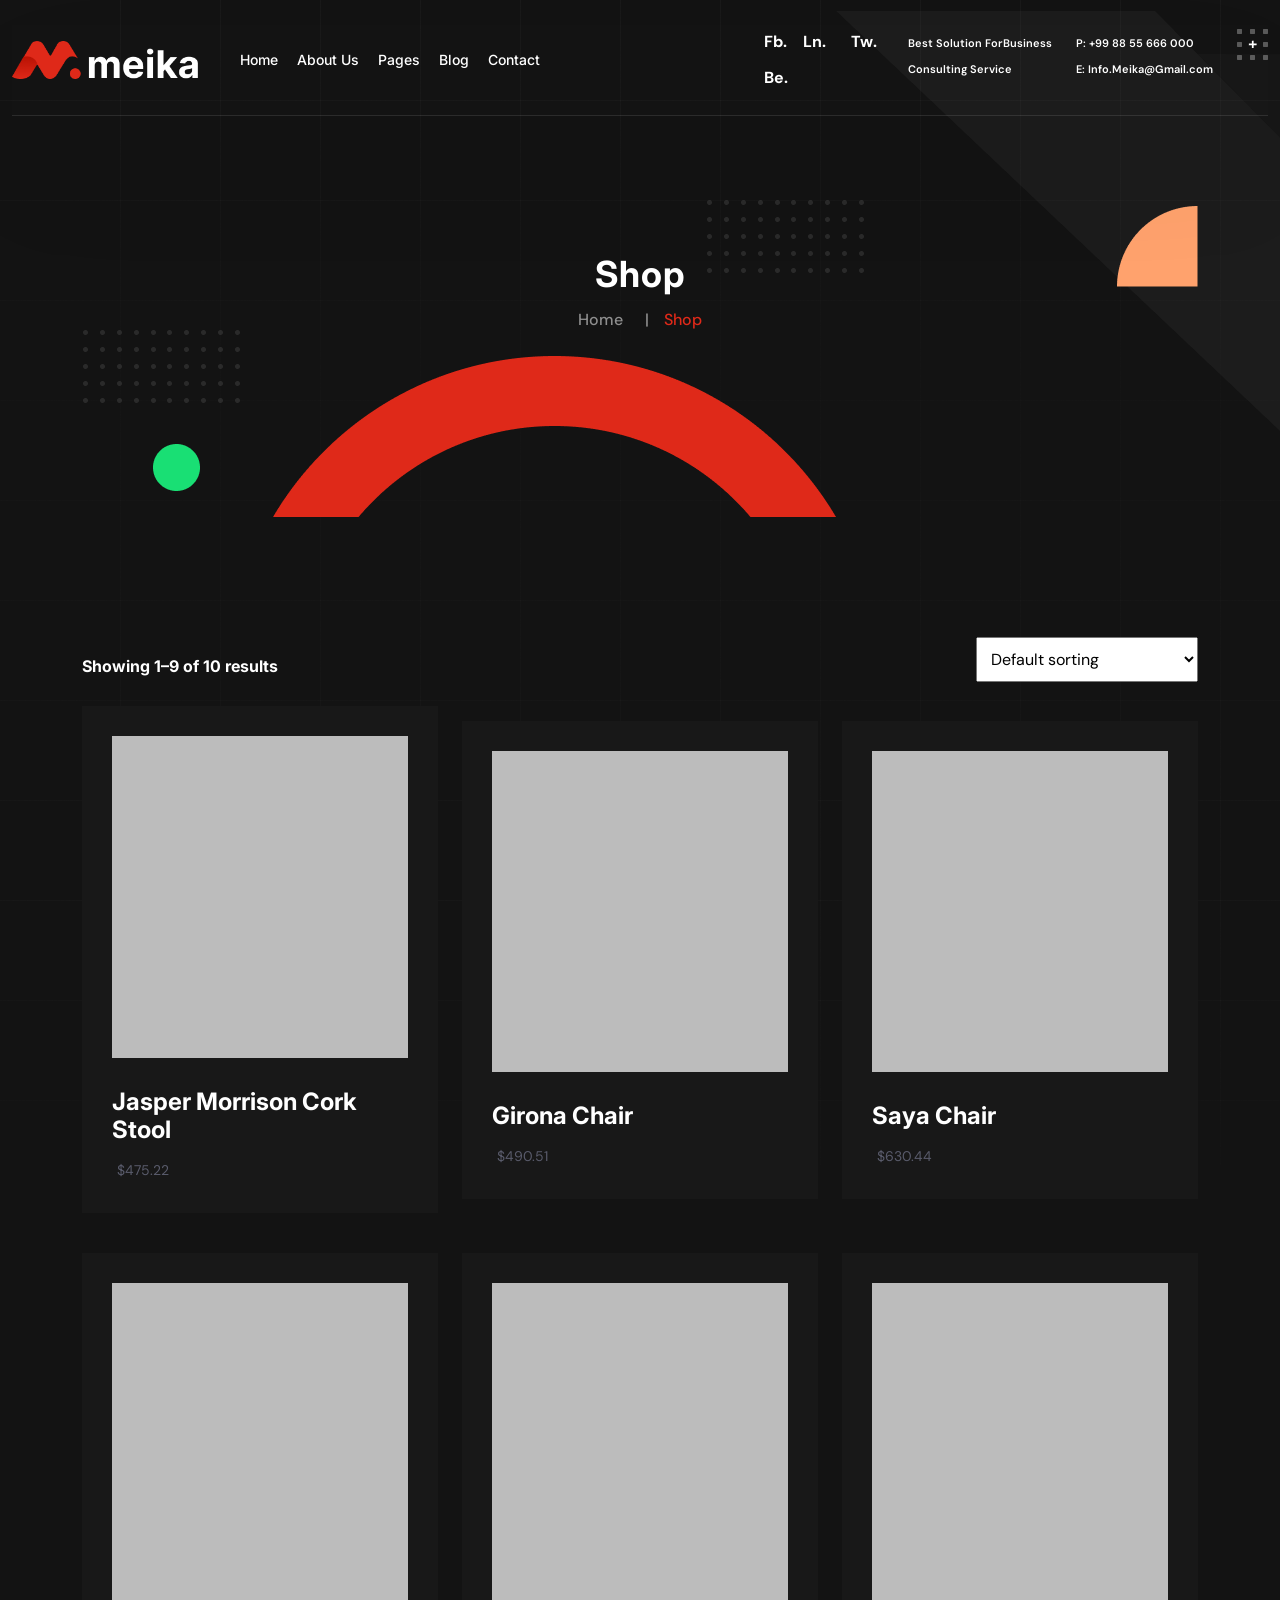
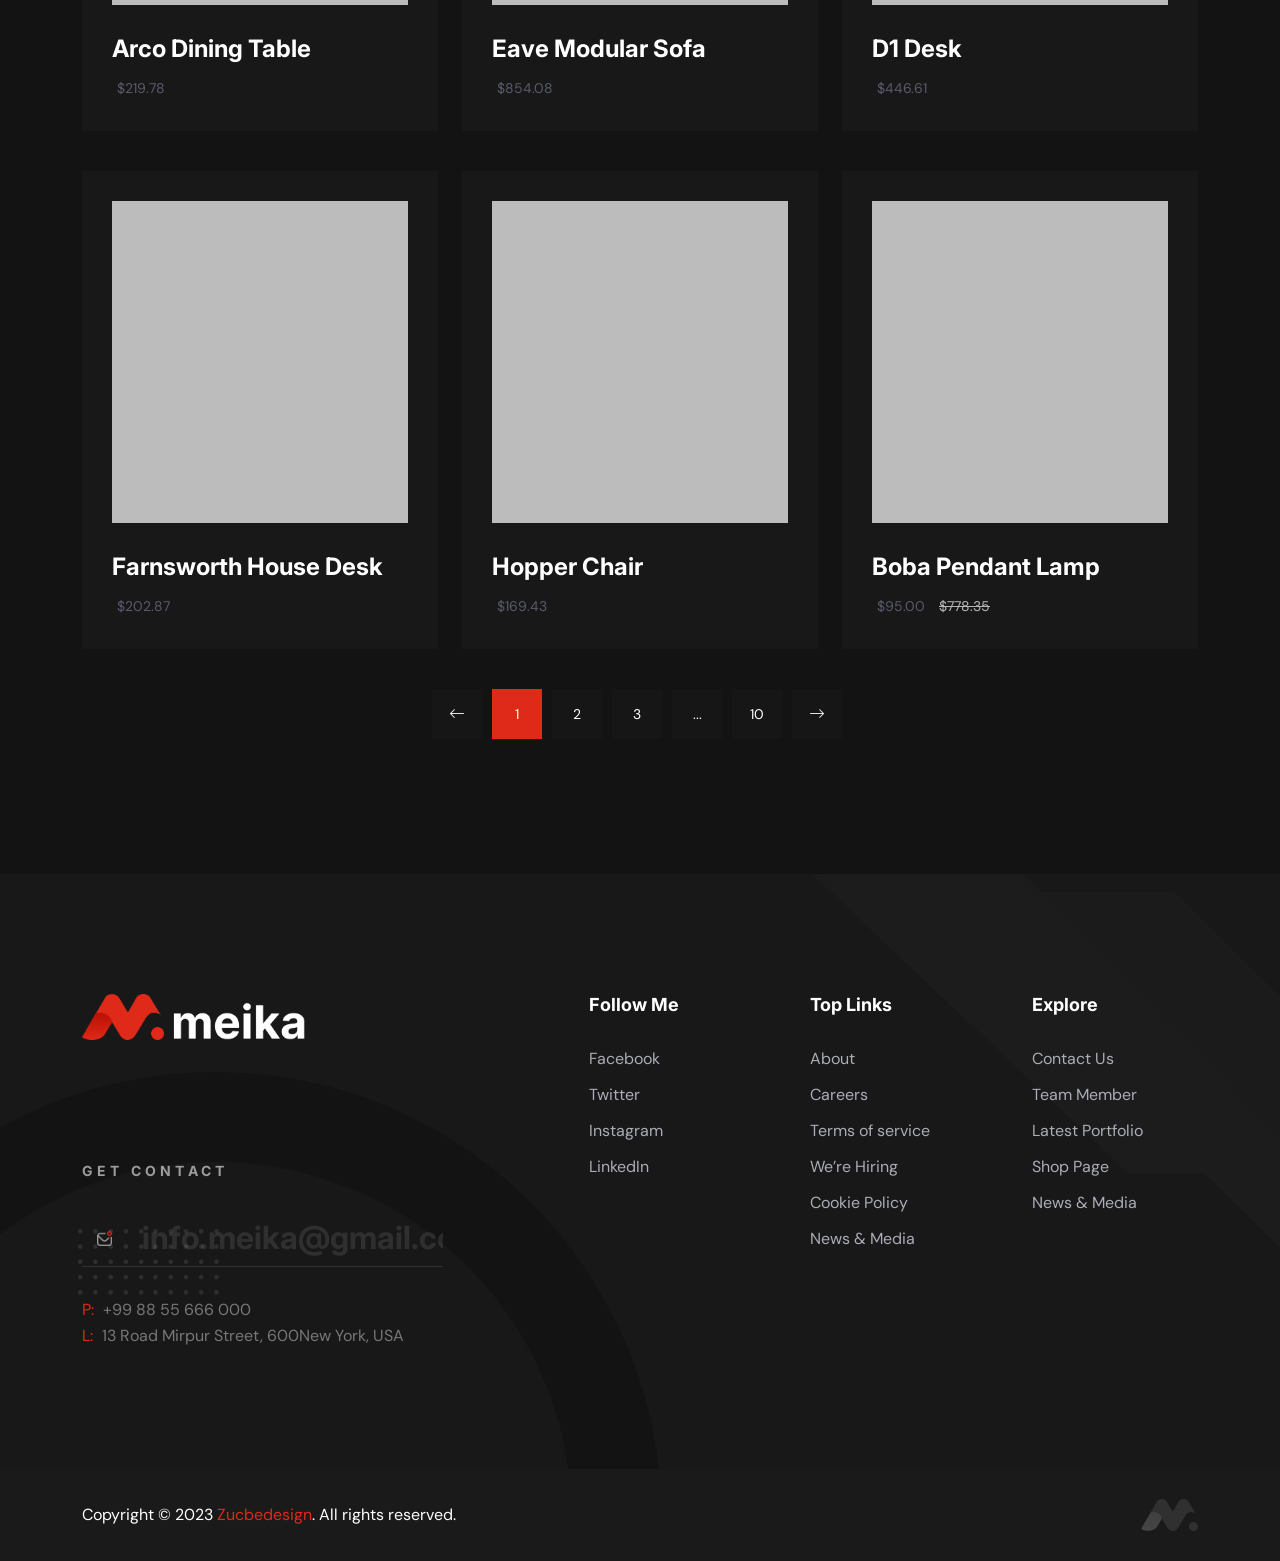
<file: shop.html>
<!doctype html>
<html class="no-js" lang="zxx">
    <head>
        <meta charset="utf-8">
        <meta http-equiv="x-ua-compatible" content="ie=edge">
        <title>Meika  - IT Solutions and Services HTML Template</title>
        <meta name="description" content="">
        <meta name="viewport" content="width=device-width, initial-scale=1">
		<link rel="shortcut icon" type="image/x-icon" href="img/favicon.ico">
        <!-- Place favicon.ico in the root directory -->

		<!-- CSS here -->
        <link rel="stylesheet" href="css/bootstrap.min.css">
        <link rel="stylesheet" href="css/animate.min.css">
        <link rel="stylesheet" href="css/magnific-popup.css">
        <link rel="stylesheet" href="fontawesome/css/all.min.css">
        
        <link rel="stylesheet" href="css/dripicons.css">
        <link rel="stylesheet" href="css/slick.css">
        <link rel="stylesheet" href="css/meanmenu.css">
        <link rel="stylesheet" href="css/default.css">
        <link rel="stylesheet" href="css/style.css">
        <link rel="stylesheet" href="css/responsive.css">
    </head>
     <body class="dark">
        <!-- header -->
        <header class="header-area header">  
			  <div id="header-sticky" class="menu-area pl-100 pr-100">
                <div class="container-fluid">
                    <div class="second-menu">
                        <div class="row align-items-center">
                             <div class="col-xl-2 col-lg-2">
                                <div class="logo">
                                    <a href="index.html"><img src="img/logo/logo.png" alt="logo"></a>
                                </div>
                            </div>
                           <div class="col-xl-4 col-lg-4 col-md-6">
                              
                                <div class="main-menu">
                                    <nav id="mobile-menu">
                                          <ul>
                                            <li class="has-sub">
                                                <a href="index.html">Home</a>
                                                <ul>													
													<li><a href="index.html">Home Page 01</a></li>
													<li><a href="index-2.html">Home Page 02</a></li>													
													<li><a href="index-3.html">Home Page 03</a></li>													
												</ul>
                                            </li>
                                            <li><a href="about.html">About Us</a></li>   
                                            <li class="has-sub"><a href="#">Pages</a>
												<ul>     
                                                    <li><a href="service.html">Services</a></li>
                                                    <li> <a href="single-service.html">Services Details</a></li>
                                                     <li><a href="projects.html">Project</a></li>
                                                    <li><a href="team.html">Our Team</a></li>
                                                    <li><a href="team-single.html">Team Details</a></li>  
                                                    <li><a href="pricing.html">Pricing</a></li>
                                                      <li><a href="faq.html">Faq</a></li>
                                                    <li><a href="shop.html">Shop</a></li>
                                                    <li><a href="shop-details.html">Shop Details</a></li>                                                   
                                                  </ul>
											</li>
                                            <li class="has-sub"> 
                                                <a href="blog.html">Blog</a>
                                                <ul>
                                                    <li><a href="blog.html">Blog</a></li>
                                                    <li><a href="blog-details.html">Blog Details</a></li>
                                                </ul>
                                            </li>


                                            <li><a href="contact.html">Contact</a></li>                                               
                                        </ul>
                                    </nav>
                                </div>
                            </div>   
                             <div class="col-xl-6 col-lg-6 text-right d-none d-lg-block text-right text-xl-right">
                                 <div class="header-cta">
                                    <ul>
                                       <li>
                                          <div class="call-box">
                                              <div class="sc">
                                                 <a href="#">Fb.</a>
                                                 <a href="#">Ln.</a><br>
                                                 <a href="#">Tw.</a>
                                                 <a href="#">Be.</a>
                                              </div>                                            
                                          </div>
                                       </li>
                                       <li>
                                          <div class="call-box">                                            
                                             <div class="text">
                                               Best Solution ForBusiness<br> Consulting Service                           
                                             </div>
                                          </div>
                                       </li>
                                        <li>
                                          <div class="call-box">                                            
                                             <div class="text">
                                             P: +99 88 55 666 000<br> E: Info.Meika@Gmail.com             
                                             </div>
                                          </div>
                                       </li>
                                        <li>
                                            <div class="call-box">                          
                                            <a href="#" class="menu-tigger"><img src="img/bg/toggle-menu.png" alt="logo"></a>
                                            </div>
                                        </li>
                                      
                                    </ul>
                                 </div>                              
                            </div>
                            
                                <div class="col-12">
                                    <div class="mobile-menu"></div>
                                </div>
                        </div>                   
                        </div>                   
                </div>
            </div>
        </header>
        <!-- header-end -->
       <!-- offcanvas-area -->
          <div class="offcanvas-menu">
             <span class="menu-close"><i class="fas fa-times"></i></span>
             <form role="search" method="get" id="searchform"   class="searchform" action="http://wordpress.zcube.in/xconsulta/">
                <input type="text" name="s" id="search" placeholder="Search"/>
                <button><i class="fa fa-search"></i></button>
             </form>
             <div id="cssmenu3" class="menu-one-page-menu-container">
                <ul  class="menu">
                   <li class="menu-item menu-item-type-custom menu-item-object-custom"><a href="index.html">Home</a></li>
                   <li class="menu-item menu-item-type-custom menu-item-object-custom"><a href="about.html">About Us</a></li>
                   <li class="menu-item menu-item-type-custom menu-item-object-custom"><a href="courses.html">Courses</a></li>
                   <li class="menu-item menu-item-type-custom menu-item-object-custom"><a href="pricing.html">Pricing </a></li>
                   <li class="menu-item menu-item-type-custom menu-item-object-custom"><a href="team.html">Teacher</a></li>
                   <li class="menu-item menu-item-type-custom menu-item-object-custom"><a href="projects.html">Gallery</a></li>
                   <li class="menu-item menu-item-type-custom menu-item-object-custom"><a href="blog.html">Blog</a></li>
                   <li class="menu-item menu-item-type-custom menu-item-object-custom"><a href="contact.html">Contact</a></li>
                </ul>
             </div>
             <div id="cssmenu2" class="menu-one-page-menu-container">
                <ul id="menu-one-page-menu-12" class="menu">
                   <li class="menu-item menu-item-type-custom menu-item-object-custom"><a href="#home"><span>+8 12 3456897</span></a></li>
                   <li class="menu-item menu-item-type-custom menu-item-object-custom"><a href="#howitwork"><span>info@example.com</span></a></li>
                </ul>
             </div>
          </div>
          <div class="offcanvas-overly"></div>
          <!-- offcanvas-end -->
        <!-- main-area -->
        <main>
            
            <!-- breadcrumb-area -->
            <section class="breadcrumb-area d-flex align-items-center p-relative fix" style="background-image:url(img/bg/bdrc-bg.png)">             
                <div class="container">
                    <div class="row align-items-center">
                        <div class="col-xl-12 col-lg-12">
                            <div class="breadcrumb-wrap text-center">
                                <div class="breadcrumb-title">
                                    <h2>Shop</h2>    
                                    <div class="breadcrumb-wrap">
                              
                                <nav aria-label="breadcrumb">
                                    <ol class="breadcrumb">
                                        <li class="breadcrumb-item"><a href="index.html">Home</a></li>
                                        <li class="breadcrumb-item active" aria-current="page">Shop </li>
                                    </ol>
                                </nav>
                            </div>
                                </div>
                            </div>
                        </div>
                        
                    </div>
                </div>
            </section>
            <!-- breadcrumb-area-end -->
            <!-- shop-area -->
            <section class="shop-area pt-120 pb-120 p-relative " data-animation="fadeInUp animated" data-delay=".2s">
                <div class="container">					
                    <div class="row">
                        <div class="col-xl-12 col-lg-12 col-md-12">
                            <div class="row">
                                <div class="col-lg-6 col-sm-6">
                                <h6 class="mt-20 mb-30">Showing 1–9 of 10 results</h6>
                                </div>
                                <div class="col-lg-6 col-sm-6 text-right">
                                    <select name="orderby" class="orderby" aria-label="Shop order">
                                        <option value="menu_order" selected="selected">Default sorting</option>
                                        <option value="popularity">Sort by popularity</option>
                                        <option value="rating">Sort by average rating</option>
                                        <option value="date">Sort by latest</option>
                                        <option value="price">Sort by price: low to high</option>
                                        <option value="price-desc">Sort by price: high to low</option>
                                    </select>
                                </div>
                            </div>
                         <div class="row align-items-center">
                                    <div class="col-lg-4 col-md-6">
                                        <div class="product mb-40">
                                            <div class="product__img">
                                                <a href="shop-details.html"><img src="img/shop/img1.jpg" alt=""></a>
                                                <div class="product-action text-center">
                                                    <a href="shop-details.html">Add Cart</a>
                                                </div>
                                            </div>
                                            <div class="product__content pt-30">                                               
                                                <h4 class="pro-title"><a href="shop-details.html">Jasper Morrison Cork Stool</a></h4>
                                                <div class="price">
                                                    <span>$475.22</span>
                                                </div>
                                            </div>
                                        </div>
                                    </div>
                                    <div class="col-lg-4 col-md-6">
                                        <div class="product mb-40">
                                            <div class="product__img">
                                                <a href="shop-details.html"><img src="img/shop/img2.jpg" alt=""></a>
                                                <div class="product-action text-center">
                                                    <a href="shop-details.html">Add Cart</a>
                                                </div>
                                            </div>
                                            <div class="product__content pt-30">                                             
                                                <h4 class="pro-title"><a href="shop-details.html">Girona Chair</a></h4>
                                                <div class="price">
                                                    <span>$490.51</span>
                                                </div>
                                            </div>
                                        </div>
                                    </div>
                                    <div class="col-lg-4 col-md-6">
                                        <div class="product mb-40">
                                            <div class="product__img">
                                                <a href="shop-details.html"><img src="img/shop/img6.jpg" alt=""></a>
                                                <div class="product-action text-center">                                                   
                                                    <a href="shop-details.html">Add Cart</a>                                                    
                                                </div>
                                            </div>
                                            <div class="product__content pt-30">                                              
                                                <h4 class="pro-title"><a href="shop-details.html">Saya Chair</a></h4>
                                                <div class="price">
                                                    <span>$630.44</span>
                                                </div>
                                            </div>
                                        </div>
                                    </div>
                                    <div class="col-lg-4 col-md-6">
                                        <div class="product mb-40">
                                            <div class="product__img">
                                                <a href="shop-details.html"><img src="img/shop/img7.jpg" alt=""></a>
                                                <div class="product-action text-center">                                                   
                                                    <a href="shop-details.html">Add Cart</a>                                                    
                                                </div>
                                            </div>
                                            <div class="product__content pt-30">
                                                <h4 class="pro-title"><a href="shop-details.html">Arco Dining Table</a></h4>
                                                <div class="price">
                                                    <span>$219.78</span>
                                                </div>
                                            </div>
                                        </div>
                                    </div>
                                    <div class="col-lg-4 col-md-6">
                                        <div class="product mb-40">
                                            <div class="product__img">
                                                <a href="shop-details.html"><img src="img/shop/img8.jpg" alt=""></a>
                                                <div class="product-action text-center">                                                   
                                                    <a href="shop-details.html">Add Cart</a>                                                    
                                                </div>
                                            </div>
                                            <div class="product__content pt-30">
                                                <h4 class="pro-title"><a href="shop-details.html">Eave Modular Sofa</a></h4>
                                                <div class="price">
                                                    <span>$854.08</span>
                                                </div>
                                            </div>
                                        </div>
                                    </div>
                                    <div class="col-lg-4 col-md-6">
                                        <div class="product mb-40">
                                            <div class="product__img">
                                                <a href="shop-details.html"><img src="img/shop/img9.jpg" alt=""></a>
                                                <div class="product-action text-center">                                                   
                                                    <a href="shop-details.html">Add Cart</a>                                                    
                                                </div>
                                            </div>
                                            <div class="product__content pt-30">
                                                <h4 class="pro-title"><a href="shop-details.html">D1 Desk</a></h4>
                                                <div class="price">
                                                    <span>$446.61</span>
                                                </div>
                                            </div>
                                        </div>
                                    </div>
									<div class="col-lg-4 col-md-6">
                                        <div class="product mb-40">
                                            <div class="product__img">
                                                <a href="shop-details.html"><img src="img/shop/img4.jpg" alt=""></a>
                                                <div class="product-action text-center">                                                    
                                                    <a href="shop-details.html">Add Cart</a>                                                    
                                                </div>
                                            </div>
                                            <div class="product__content pt-30">
                                                <h4 class="pro-title"><a href="shop-details.html">Farnsworth House Desk</a></h4>
                                                <div class="price">
                                                    <span>$202.87</span>
                                                  
                                                </div>
                                            </div>
                                        </div>
                                    </div>
                                    <div class="col-lg-4 col-md-6">
                                        <div class="product mb-40">
                                            <div class="product__img">
                                                <a href="shop-details.html"><img src="img/shop/img5.jpg" alt=""></a>
                                                <div class="product-action text-center">                                                   
                                                    <a href="shop-details.html">Add Cart</a>                                                    
                                                </div>
                                            </div>
                                            <div class="product__content pt-30">                                           
                                                <h4 class="pro-title"><a href="shop-details.html">Hopper Chair</a></h4>
                                                <div class="price">
                                                    <span>$169.43</span>
                                                </div>
                                            </div>
                                        </div>
                                    </div>
                                    <div class="col-lg-4 col-md-6">
                                        <div class="product mb-40">
                                            <div class="product__img">
                                                <a href="shop-details.html"><img src="img/shop/img3.jpg" alt=""></a>
                                                <div class="product-action text-center">                                                   
                                                    <a href="shop-details.html">Add Cart</a>                                                    
                                                </div>
                                            </div>
                                            <div class="product__content pt-30">                                            
                                                <h4 class="pro-title"><a href="shop-details.html">Boba Pendant Lamp</a></h4>
                                                <div class="price">
                                                    <span>$95.00</span>
                                                    <span class="old-price">$778.35</span>
                                                </div>
                                            </div>
                                        </div>
                                    </div>
                                
                    </div>
                            <div class="row">
                    <div class="col-12">
                      <div class="pagination-wrap text-center">
                                <nav>
                                    <ul class="pagination">
                                        <li class="page-item"><a href="#"> <i class="fal fa-long-arrow-left"></i></a></li>
                                        <li class="page-item active"><a href="#">1</a></li>
                                        <li class="page-item"><a href="#">2</a></li>
                                        <li class="page-item"><a href="#">3</a></li>
                                        <li class="page-item"><a href="#">...</a></li>
                                        <li class="page-item"><a href="#">10</a></li>
                                        <li class="page-item"><a href="#"> <i class="fal fa-long-arrow-right"></i></a></li>
                                    </ul>
                                </nav>
                            </div>
                    </div>
                </div>
                        </div>
                        
                    </div>
                   
					
                </div>
            </section>
            <!-- shop-area-end -->
        </main>
        <!-- main-area-end -->
          <!-- footer -->
        <footer class="footer-bg footer-p">
            <div class="footer-top pt-120 pb-90  p-relative" style="background-color: #161616;background-image:url(img/bg/footer_bg.png); background-repeat: no-repeat; background-size: cover;">               
                <div class="container">
                    <div class="row justify-content-between">
                        
                          <div class="col-xl-5 col-lg-5 col-sm-6">
                            <div class="footer-widget mb-30">
                                <div class="f-widget-title mb-100">
                                   <img src="img/logo/logo.png" alt="img">
                                </div>
                                 <div class="footer-subricbe p-relative" data-animation="fadeInDown" data-delay=".4s" >
                                     <h6>Get Contact</h6>
                                    <form action="news-mail.php" method="post" class="contact-form ">
                                    <button class="btn"><img src="img/bg/sbtn-icon.png" alt="img"></button>
                                     <input type="text" id="email2" name="email2"  class="header-input" placeholder="Info.meika@gmail.com" required>
                                    
                                    </form>
                                </div>
                                <div class="info">
                                    <ul>
                                        <li><span class="red">P:</span> +99 88 55 666 000</li>
                                        <li><span class="red">L:</span> 13 Road Mirpur Street, 600New York, USA</li>
                                    </ul>
                                </div>
                            </div>
                        </div>
						<div class="col-xl-2 col-lg-2 col-sm-6">
                            <div class="footer-widget mb-30">
                                <div class="f-widget-title">
                                    <h2>Follow Me</h2>
                                </div>
                                <div class="footer-link">
                                    <ul>                                        
                                        <li><a href="#">Facebook</a></li>
                                        <li><a href="#">Twitter</a></li>
                                        <li><a href="#">Instagram</a></li>
                                        <li><a href="#">LinkedIn</a></li>
                                    </ul>
                                </div>
                            </div>
                        </div>
                        <div class="col-xl-2 col-lg-2 col-sm-6">
                            <div class="footer-widget mb-30">
                                <div class="f-widget-title">
                                    <h2>Top Links</h2>
                                </div>
                                <div class="footer-link">
                                    <ul>
                                        <li><a href="faq.html">About</a></li>
                                        <li><a href="#">Careers</a></li>
                                        <li><a href="#">Terms of service</a></li>
                                        <li><a href="#">We’re Hiring</a></li>
                                        <li><a href="#">Cookie Policy</a></li>
                                        <li><a href="#"> News & Media</a></li>
                                    </ul>
                                </div>
                            </div>
                        </div>  
                      <div class="col-xl-2 col-lg-2 col-sm-6">
                            <div class="footer-widget mb-30">
                                <div class="f-widget-title">
                                    <h2>Explore</h2>
                                </div>
                                <div class="footer-link">
                                    <ul>
                                        <li><a href="faq.html"> Contact Us</a></li>
                                        <li><a href="#">Team Member</a></li>
                                        <li><a href="#">Latest Portfolio</a></li>
                                        <li><a href="#">Shop Page</a></li>
                                        <li><a href="#">News & Media</a></li>
                                    </ul>
                                </div>
                            </div>
                        </div>  
                      
                      
                        
                    </div>
                </div>
             
            </div>
            
            <div class="copyright-wrap">              
                <div class="container">
                    <div class="row align-items-center">
                        <div class="col-lg-6">                         
                              Copyright © 2023 <a href="#">Zucbedesign</a>. All rights reserved.          
                        </div>
                          <div class="col-lg-6 text-right">      
                               <img src="img/bg/cp-logo.png" alt="img">
                        </div>
                        
                    </div>
                </div>
            </div>
        </footer>
        <!-- footer-end -->
		<!-- JS here -->
        <script src="js/vendor/modernizr-3.5.0.min.js"></script>
        <script src="js/vendor/jquery-3.6.0.min.js"></script>
        <script src="js/popper.min.js"></script>
        <script src="js/bootstrap.min.js"></script>
        <script src="js/slick.min.js"></script>
        <script src="js/ajax-form.js"></script>
        <script src="js/paroller.js"></script>
        <script src="js/wow.min.js"></script>
        <script src="js/js_isotope.pkgd.min.js"></script>
        <script src="js/imagesloaded.min.js"></script>
        <script src="js/parallax.min.js"></script>
        <script src="js/jquery.waypoints.min.js"></script>
        <script src="js/jquery.counterup.min.js"></script>
        <script src="js/jquery.scrollUp.min.js"></script>
        <script src="js/jquery.meanmenu.min.js"></script>
        <script src="js/parallax-scroll.js"></script>
        <script src="js/jquery.magnific-popup.min.js"></script>
        <script src="js/element-in-view.js"></script>
        <script src="js/main.js"></script>
    </body>
</html>
</file>
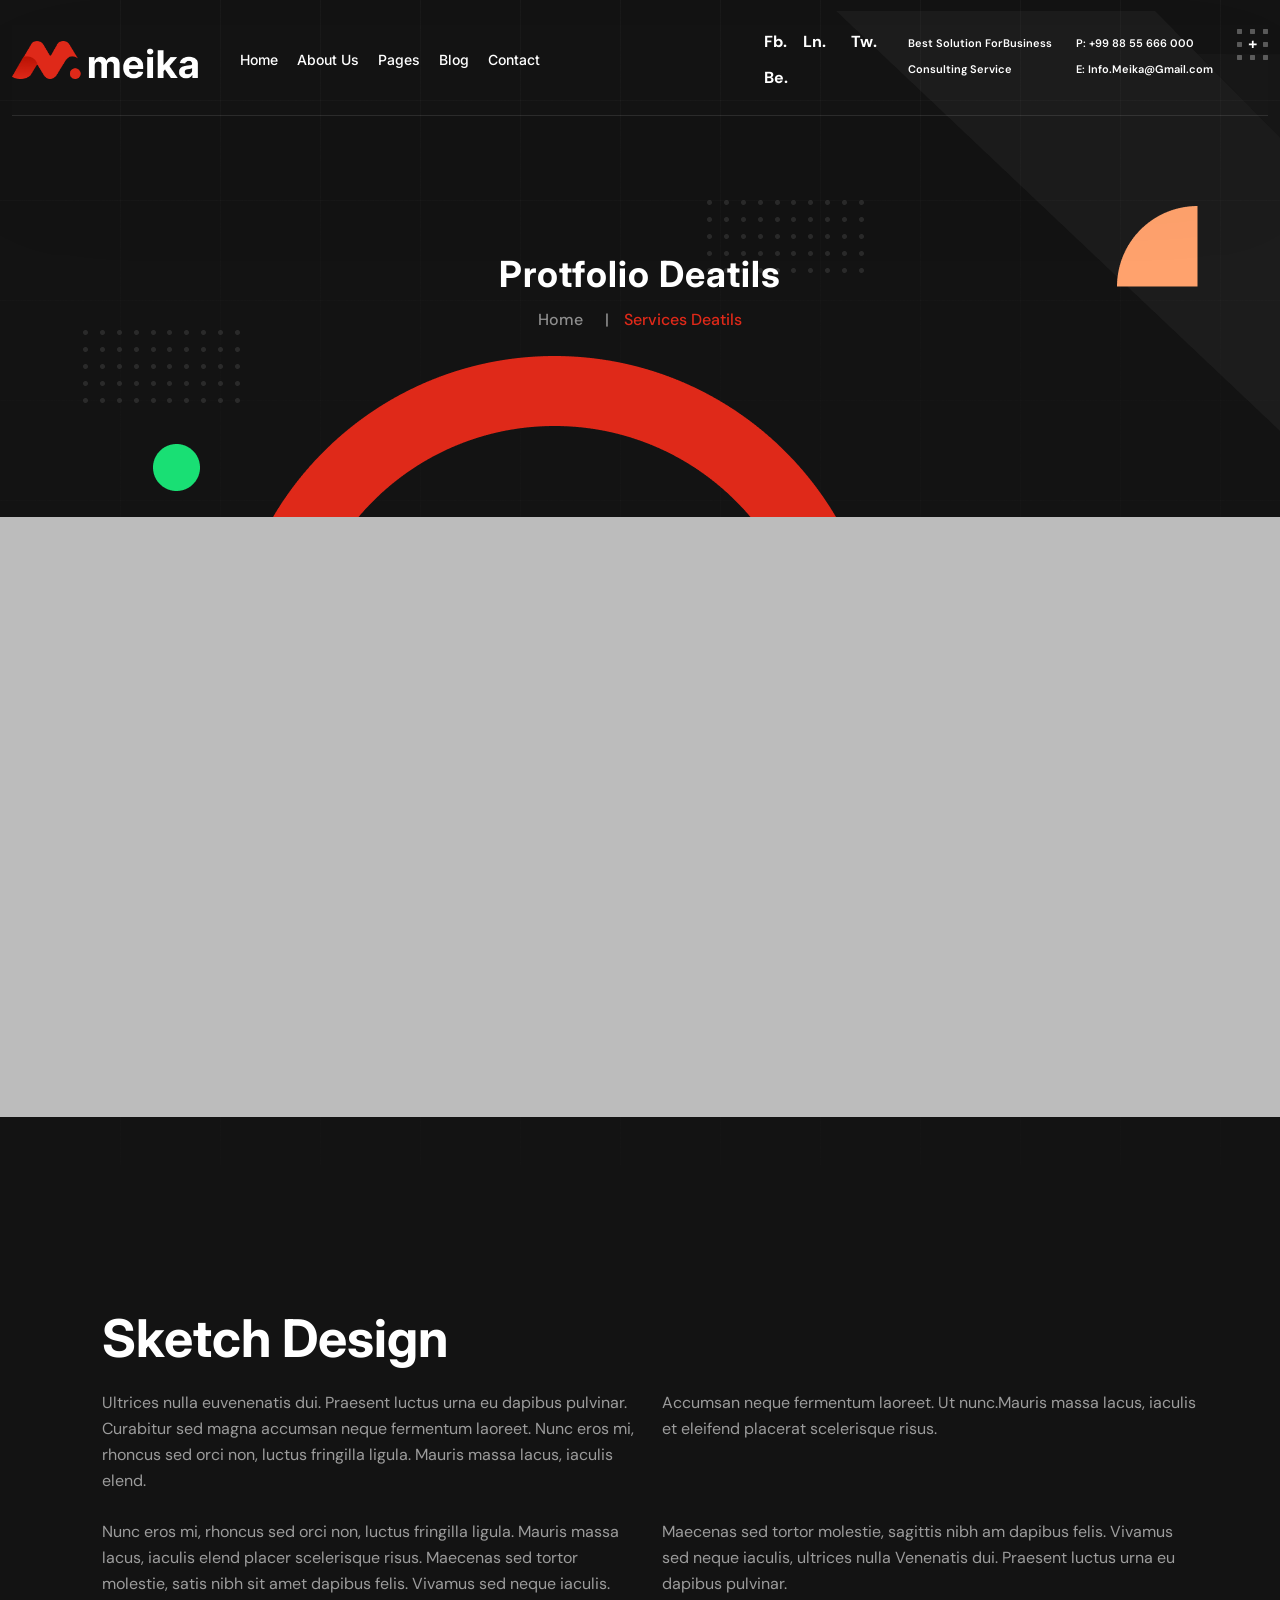
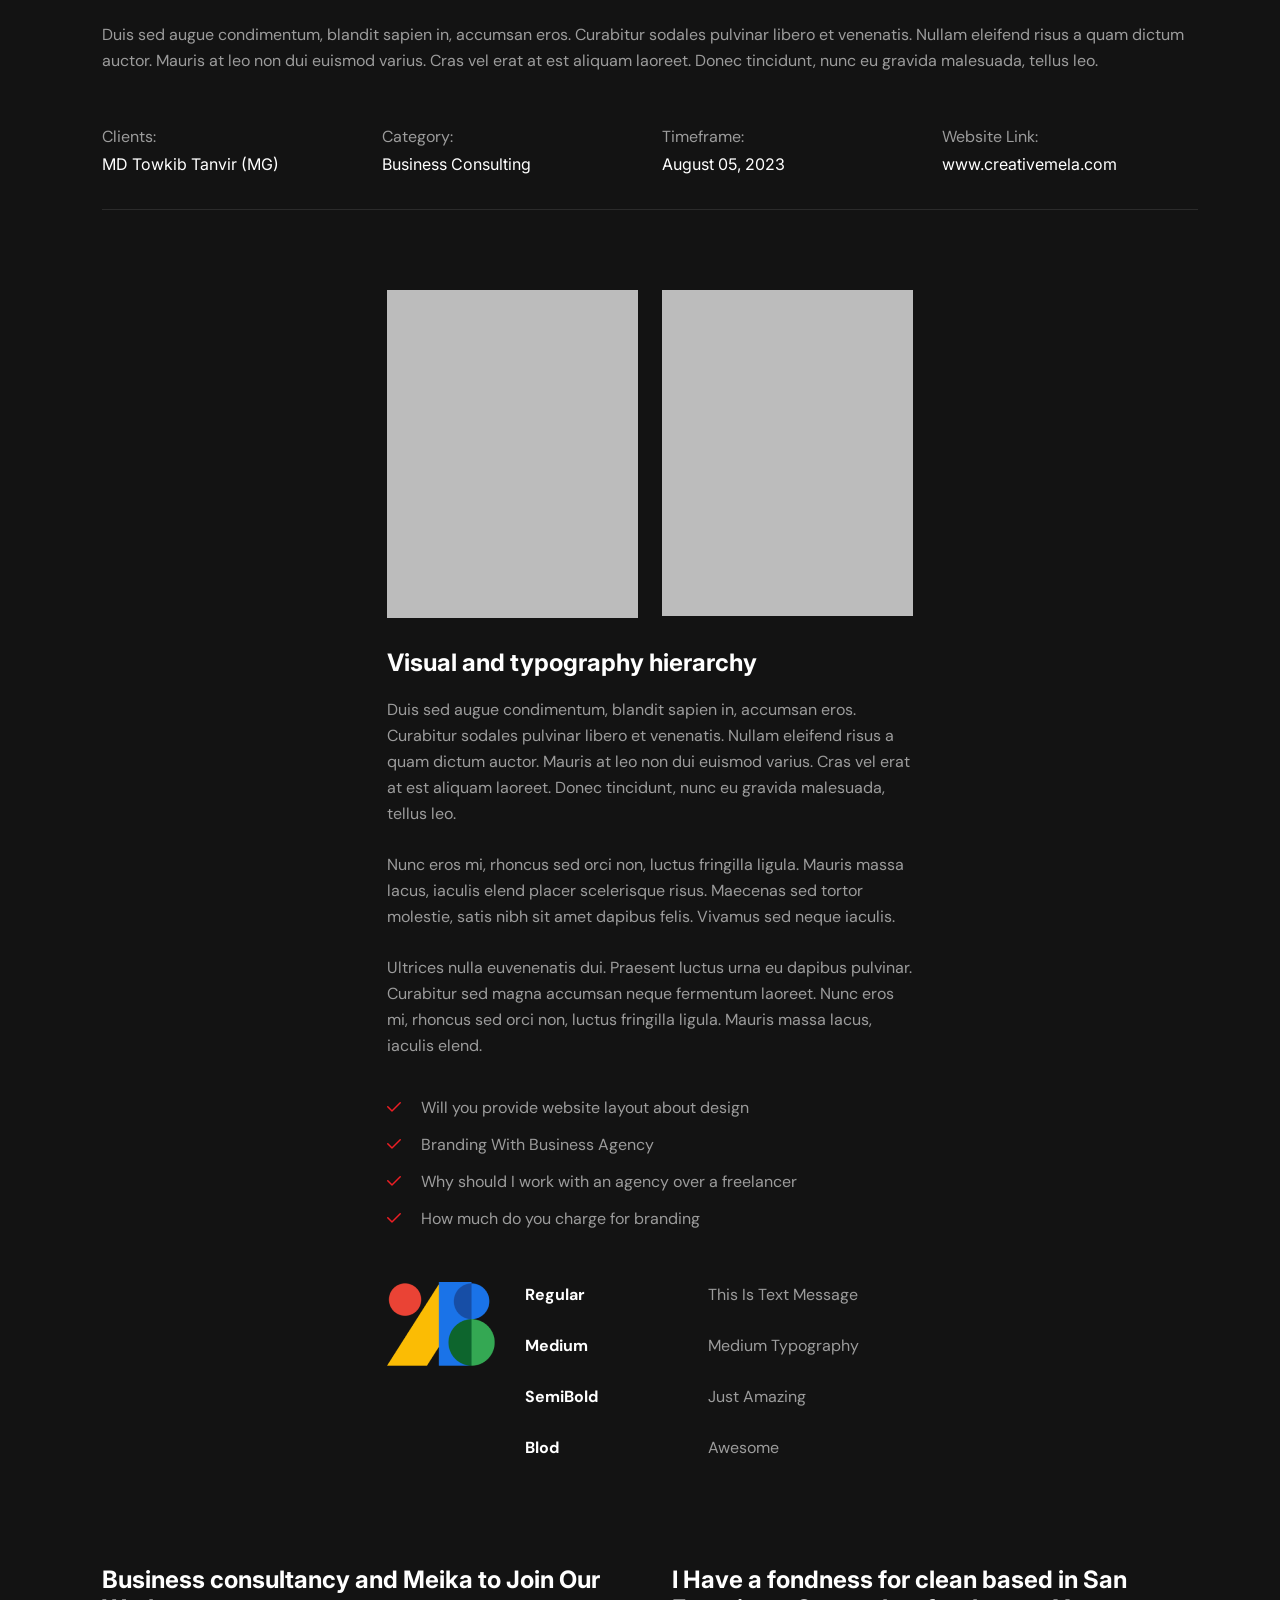
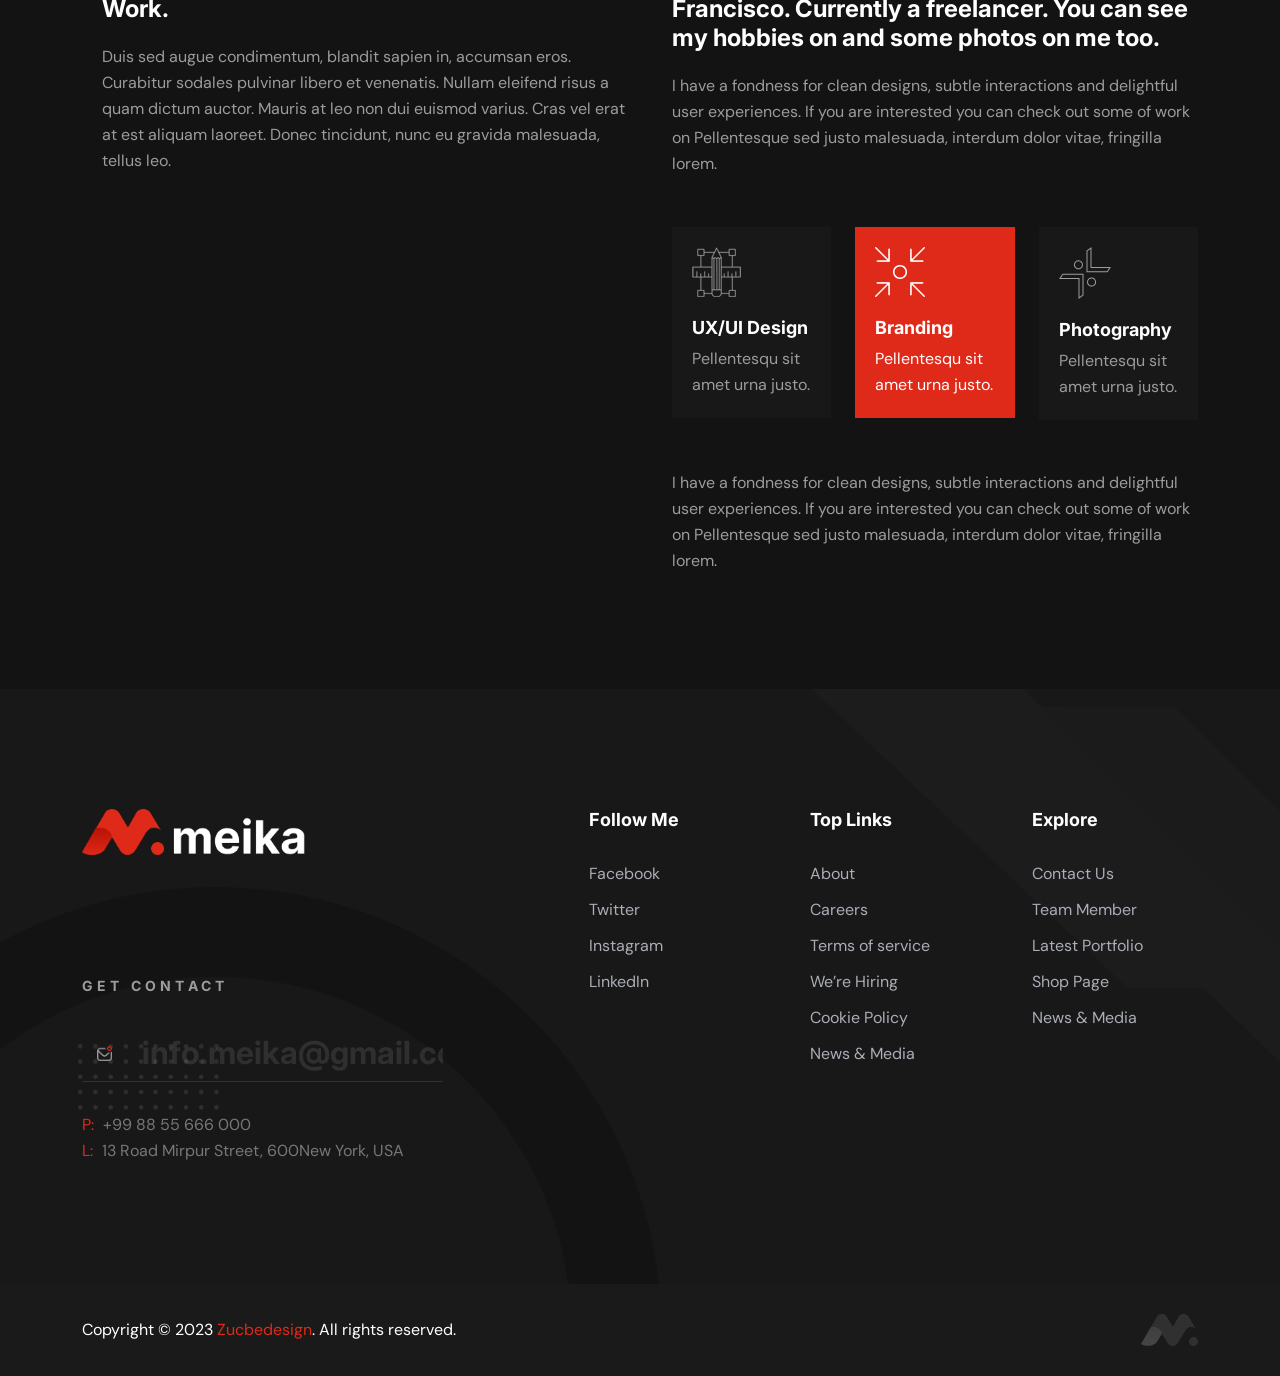
<file: single-protfolio.html>
<!doctype html>
<html class="no-js" lang="zxx">
    <head>
        <meta charset="utf-8">
        <meta http-equiv="x-ua-compatible" content="ie=edge">
        <title>Meika - Creative Agency HTML Template </title>
        <meta name="description" content="">
        <meta name="viewport" content="width=device-width, initial-scale=1">
		<link rel="shortcut icon" type="image/x-icon" href="img/favicon.ico">
        <!-- Place favicon.ico in the root directory -->

		<!-- CSS here -->
        <link rel="stylesheet" href="css/bootstrap.min.css">
        <link rel="stylesheet" href="css/animate.min.css">
        <link rel="stylesheet" href="css/magnific-popup.css">
        <link rel="stylesheet" href="fontawesome/css/all.min.css">
        
        <link rel="stylesheet" href="css/dripicons.css">
        <link rel="stylesheet" href="css/slick.css">
        <link rel="stylesheet" href="css/meanmenu.css">
        <link rel="stylesheet" href="css/default.css">
        <link rel="stylesheet" href="css/style.css">
        <link rel="stylesheet" href="css/responsive.css">
    </head>
   <body class="dark">
         <!-- header -->
        <header class="header-area header">  
			  <div id="header-sticky" class="menu-area pl-100 pr-100">
                <div class="container-fluid">
                    <div class="second-menu">
                        <div class="row align-items-center">
                             <div class="col-xl-2 col-lg-2">
                                <div class="logo">
                                    <a href="index.html"><img src="img/logo/logo.png" alt="logo"></a>
                                </div>
                            </div>
                           <div class="col-xl-4 col-lg-4 col-md-6">
                              
                                <div class="main-menu">
                                    <nav id="mobile-menu">
                                          <ul>
                                            <li class="has-sub">
                                                <a href="index.html">Home</a>
                                                <ul>													
													<li><a href="index.html">Home Page 01</a></li>
													<li><a href="index-2.html">Home Page 02</a></li>													
													<li><a href="index-3.html">Home Page 03</a></li>													
												</ul>
                                            </li>
                                            <li><a href="about.html">About Us</a></li>   
                                            <li class="has-sub"><a href="#">Pages</a>
												<ul>     
                                                    <li><a href="service.html">Services</a></li>
                                                    <li> <a href="single-service.html">Services Details</a></li>
                                                     <li><a href="projects.html">Project</a></li>
                                                    <li><a href="team.html">Our Team</a></li>
                                                    <li><a href="team-single.html">Team Details</a></li>  
                                                    <li><a href="pricing.html">Pricing</a></li>
                                                      <li><a href="faq.html">Faq</a></li>
                                                    <li><a href="shop.html">Shop</a></li>
                                                    <li><a href="shop-details.html">Shop Details</a></li>                                                   
                                                  </ul>
											</li>
                                            <li class="has-sub"> 
                                                <a href="blog.html">Blog</a>
                                                <ul>
                                                    <li><a href="blog.html">Blog</a></li>
                                                    <li><a href="blog-details.html">Blog Details</a></li>
                                                </ul>
                                            </li>


                                            <li><a href="contact.html">Contact</a></li>                                               
                                        </ul>
                                    </nav>
                                </div>
                            </div>   
                             <div class="col-xl-6 col-lg-6 text-right d-none d-lg-block text-right text-xl-right">
                                 <div class="header-cta">
                                    <ul>
                                       <li>
                                          <div class="call-box">
                                              <div class="sc">
                                                 <a href="#">Fb.</a>
                                                 <a href="#">Ln.</a><br>
                                                 <a href="#">Tw.</a>
                                                 <a href="#">Be.</a>
                                              </div>                                            
                                          </div>
                                       </li>
                                       <li>
                                          <div class="call-box">                                            
                                             <div class="text">
                                               Best Solution ForBusiness<br> Consulting Service                           
                                             </div>
                                          </div>
                                       </li>
                                        <li>
                                          <div class="call-box">                                            
                                             <div class="text">
                                             P: +99 88 55 666 000<br> E: Info.Meika@Gmail.com             
                                             </div>
                                          </div>
                                       </li>
                                        <li>
                                            <div class="call-box">                          
                                            <a href="#" class="menu-tigger"><img src="img/bg/toggle-menu.png" alt="logo"></a>
                                            </div>
                                        </li>
                                      
                                    </ul>
                                 </div>                              
                            </div>
                            
                                <div class="col-12">
                                    <div class="mobile-menu"></div>
                                </div>
                        </div>                   
                        </div>                   
                </div>
            </div>
        </header>
        <!-- header-end -->
       <!-- offcanvas-area -->
          <div class="offcanvas-menu">
             <span class="menu-close"><i class="fas fa-times"></i></span>
             <form role="search" method="get" id="searchform"   class="searchform" action="http://wordpress.zcube.in/xconsulta/">
                <input type="text" name="s" id="search" placeholder="Search"/>
                <button><i class="fa fa-search"></i></button>
             </form>
             <div id="cssmenu3" class="menu-one-page-menu-container">
                <ul  class="menu">
                   <li class="menu-item menu-item-type-custom menu-item-object-custom"><a href="index.html">Home</a></li>
                   <li class="menu-item menu-item-type-custom menu-item-object-custom"><a href="about.html">About Us</a></li>
                   <li class="menu-item menu-item-type-custom menu-item-object-custom"><a href="courses.html">Courses</a></li>
                   <li class="menu-item menu-item-type-custom menu-item-object-custom"><a href="pricing.html">Pricing </a></li>
                   <li class="menu-item menu-item-type-custom menu-item-object-custom"><a href="team.html">Teacher</a></li>
                   <li class="menu-item menu-item-type-custom menu-item-object-custom"><a href="projects.html">Gallery</a></li>
                   <li class="menu-item menu-item-type-custom menu-item-object-custom"><a href="blog.html">Blog</a></li>
                   <li class="menu-item menu-item-type-custom menu-item-object-custom"><a href="contact.html">Contact</a></li>
                </ul>
             </div>
             <div id="cssmenu2" class="menu-one-page-menu-container">
                <ul id="menu-one-page-menu-12" class="menu">
                   <li class="menu-item menu-item-type-custom menu-item-object-custom"><a href="#home"><span>+8 12 3456897</span></a></li>
                   <li class="menu-item menu-item-type-custom menu-item-object-custom"><a href="#howitwork"><span>info@example.com</span></a></li>
                </ul>
             </div>
          </div>
          <div class="offcanvas-overly"></div>
          <!-- offcanvas-end -->
        <!-- main-area -->
        <main>
            
        <!-- breadcrumb-area -->
            <section class="breadcrumb-area d-flex align-items-center" style="background-image:url(img/bg/bdrc-bg.png);">
                <div class="container">
                    <div class="row align-items-center">
                        <div class="col-xl-12 col-lg-12">
                            <div class="breadcrumb-wrap text-center">
                                <div class="breadcrumb-title">
                                    <h2>Protfolio Deatils</h2>    
                                    <div class="breadcrumb-wrap">
                              
                                <nav aria-label="breadcrumb">
                                    <ol class="breadcrumb">
                                        <li class="breadcrumb-item"><a href="index.html">Home</a></li>
                                        <li class="breadcrumb-item active" aria-current="page">Services Deatils</li>
                                    </ol>
                                </nav>
                            </div>
                                </div>
                            </div>
                        </div>
                        
                    </div>
                </div>
            </section>
            <!-- breadcrumb-area-end -->
            <div class="servcies-img">
                <figure class="image"><img src="img/bg/protfolio-details.png" alt="service"></figure>
            </div>
			<!-- service-details-area -->
            <div class="about-area5 about-p p-relative inner-blog">
                <div class="container pt-50 pb-90">
                    <div class="row justify-content-center align-items-center">      
                    <div class="col-lg-12 col-md-12 col-sm-12">
                     <div class="service-detail">
                        <div class="content-box">
                            <h2>Sketch Design</h2>
                              <!-- Two Column -->
                            <div class="two-column">
                                <div class="row">
                                     <div class="col-xl-6">
                                      <p>Ultrices nulla euvenenatis dui. Praesent luctus urna eu dapibus pulvinar. Curabitur sed magna accumsan neque fermentum laoreet. Nunc eros mi, rhoncus sed orci non, luctus fringilla ligula. Mauris massa lacus, iaculis elend.</p>
                                    </div>
                                      <div class="col-xl-6">
                                      <p>Accumsan neque fermentum laoreet. Ut nunc.Mauris massa lacus, iaculis et eleifend placerat scelerisque risus. </p>
                                    </div>
                                   
                                </div>
                            </div>
                           <div class="two-column">
                                <div class="row">
                                     <div class="col-xl-6">
                                      <p>Nunc eros mi, rhoncus sed orci non, luctus fringilla ligula. Mauris massa lacus, iaculis elend placer scelerisque risus. Maecenas sed tortor molestie, satis nibh sit amet dapibus felis. Vivamus sed neque iaculis.</p>
                                    </div>
                                      <div class="col-xl-6">
                                      <p>Maecenas sed tortor molestie, sagittis nibh am dapibus felis. Vivamus sed neque iaculis, ultrices nulla Venenatis dui. Praesent luctus urna eu dapibus pulvinar.  </p>
                                    </div>
                                   
                                </div>
                            </div>
                            <p>Duis sed augue condimentum, blandit sapien in, accumsan eros. Curabitur sodales pulvinar libero et venenatis. Nullam eleifend risus a quam dictum auctor. Mauris at leo non dui euismod varius. Cras vel erat at est aliquam laoreet. Donec tincidunt, nunc eu gravida malesuada, tellus leo.</p>
                           
                           
                             <!-- Two Column -->
                            <div class="two-column mt-50 btb">
                                <div class="row">
                                     <div class="image-column col-xl-3 col-lg-12 col-md-12">
                                       Clients:
                                         <h6>MD Towkib Tanvir (MG)</h6>
                                    </div>
                                     <div class="image-column col-xl-3 col-lg-12 col-md-12">
                                         Category:
                                         <h6>Business Consulting</h6>
                                    </div>
                                     <div class="image-column col-xl-3 col-lg-12 col-md-12">
                                      Timeframe:
                                         <h6>August 05, 2023</h6>
                                    </div>
                                     <div class="image-column col-xl-3 col-lg-12 col-md-12">
                                      Website Link:
                                         <h6>www.creativemela.com</h6>
                                    </div>
                                   
                                </div>
                            </div>
                        </div>
                    </div>
                    </div>
					<div class="col-lg-6 col-md-12 col-sm-12 ">
                           <div class="service-detail pt-50">
                      

                        <div class="content-box">
                               <!-- Two Column -->
                            <div class="two-column">
                                <div class="row">
                                     <div class="col-xl-6">
                                     <figure class="image"><img src="img/bg/product-small-img1.png" alt=""></figure>
                                    </div>
                                      <div class="col-xl-6">
                                      <figure class="image"><img src="img/bg/product-small-img2.png" alt=""></figure>
                                    </div>
                                   
                                </div>
                            </div>
                            <h3>Visual and typography hierarchy</h3>
                            <p>Duis sed augue condimentum, blandit sapien in, accumsan eros. Curabitur sodales pulvinar libero et venenatis. Nullam eleifend risus a quam dictum auctor. Mauris at leo non dui euismod varius. Cras vel erat at est aliquam laoreet. Donec tincidunt, nunc eu gravida malesuada, tellus leo.</p>
                             
                            <p>Nunc eros mi, rhoncus sed orci non, luctus fringilla ligula. Mauris massa lacus, iaculis elend placer scelerisque risus. Maecenas sed tortor molestie, satis nibh sit amet dapibus felis. Vivamus sed neque iaculis.</p>
                            <p>Ultrices nulla euvenenatis dui. Praesent luctus urna eu dapibus pulvinar. Curabitur sed magna accumsan neque fermentum laoreet. Nunc eros mi, rhoncus sed orci non, luctus fringilla ligula. Mauris massa lacus, iaculis elend.</p>
                           
                             <!-- Two Column -->
                            <div class="two-column mb-30">
                                <div class="row">                                    
                                    <div class="text-column col-xl-12 col-lg-12 col-md-12">
                                        <ul>
                                            <li>Will you provide website layout about design</li>
                                            <li>Branding With Business Agency</li>
                                            <li>Why should I work with an agency over a freelancer</li>
                                            <li>How much do you charge for branding</li>
                                        </ul>
                            
                                    </div>
                                   
                                </div>
                            </div>

                              <!-- Two Column -->
                            <div class="two-column2 mt-50 mb-30">
                                <div class="row">   
                                    <div class="col-xl-3 col-lg-12 col-md-12">
                                        <img src="img/bg/p-logo.png" alt="">
                                    </div>
                                    <div class="col-xl-4 col-lg-12 col-md-12">
                                       <strong>Regular</strong>
                                        <strong>Medium</strong>
                                        <strong>SemiBold</strong>
                                        <strong>Blod</strong>
                            
                                    </div>
                                    <div class="col-xl-4 col-lg-12 col-md-12">
                                       <p>This Is Text Message</p>
                                         <p>Medium Typography</p>
                                         <p>Just Amazing</p>
                                         <p>Awesome</p>
                            
                                    </div>
                                   
                                </div>
                            </div>
                        </div>
                    </div>
                        </div>
                        <div class="col-lg-12 col-md-12 col-sm-12 mt-50">
                            <div class="row">
                                 <div class="col-lg-6 col-md-12 col-sm-12">
                                     <div class="service-detail">
                                        <div class="content-box">
                                            <h3>Business consultancy and Meika to Join Our Work.</h3>
                                              <p>Duis sed augue condimentum, blandit sapien in, accumsan eros. Curabitur sodales pulvinar libero et venenatis. Nullam eleifend risus a quam dictum auctor. Mauris at leo non dui euismod varius. Cras vel erat at est aliquam laoreet. Donec tincidunt, nunc eu gravida malesuada, tellus leo.</p>
                                        </div>
                                    </div>
                                </div>
                                 <div class="col-lg-6 col-md-12 col-sm-12">
                                     <div class="service-detail">
                                        <div class="content-box">
                                            <h3>I Have a fondness for clean based in San Francisco. Currently a freelancer. You can see my hobbies on  and some photos on me too.</h3>
                                              <p>I have a fondness for clean designs, subtle interactions and delightful user experiences. If you are interested you can check out some of work on Pellentesque sed justo malesuada, interdum dolor vitae, fringilla lorem.</p>
                                            <div class="about-content2 mt-50 mb-50">
                                                <div class="row">
                                                    <div class="col-md-4">
                                                        <div class="about-sbox">
                                                            <div class="icon">
                                                                 <img src="img/features/about-icon1.png" alt="img"> 
                                                            </div>
                                                            <h6>UX/UI Design</h6>
                                                            <p>Pellentesqu sit amet urna justo.</p>
                                                        </div>
                                                    </div>
                                                    <div class="col-md-4">
                                                        <div class="about-sbox active">
                                                            <div class="icon">
                                                                 <img src="img/features/about-icon2.png" alt="img"> 
                                                            </div>
                                                            <h6>Branding</h6>
                                                            <p>Pellentesqu sit amet urna justo.</p>
                                                        </div>
                                                    </div>
                                                    <div class="col-md-4">
                                                        <div class="about-sbox">
                                                            <div class="icon">
                                                                 <img src="img/features/about-icon3.png" alt="img"> 
                                                            </div>
                                                            <h6>Photography</h6>
                                                            <p>Pellentesqu sit amet urna justo.</p>
                                                        </div>
                                                    </div>
                                                </div>
                                            </div>
                                            <p>I have a fondness for clean designs, subtle interactions and delightful user experiences. If you are interested you can check out some of work on Pellentesque sed justo malesuada, interdum dolor vitae, fringilla lorem.</p>
                                        </div>
                                    </div>
                                </div>
                            </div>
                     
                    </div>
                     
                    </div>
                </div>
            </div>
            <!-- service-details-area-end -->
            
        </main>
        <!-- main-area-end -->
           <!-- footer -->
        <footer class="footer-bg footer-p">
            <div class="footer-top pt-120 pb-90  p-relative" style="background-color: #161616;background-image:url(img/bg/footer_bg.png); background-repeat: no-repeat; background-size: cover;">               
                <div class="container">
                    <div class="row justify-content-between">
                        
                          <div class="col-xl-5 col-lg-5 col-sm-6">
                            <div class="footer-widget mb-30">
                                <div class="f-widget-title mb-100">
                                   <img src="img/logo/logo.png" alt="img">
                                </div>
                                 <div class="footer-subricbe p-relative" data-animation="fadeInDown" data-delay=".4s" >
                                     <h6>Get Contact</h6>
                                    <form action="news-mail.php" method="post" class="contact-form ">
                                    <button class="btn"><img src="img/bg/sbtn-icon.png" alt="img"></button>
                                     <input type="text" id="email2" name="email2"  class="header-input" placeholder="Info.meika@gmail.com" required>
                                    
                                    </form>
                                </div>
                                <div class="info">
                                    <ul>
                                        <li><span class="red">P:</span> +99 88 55 666 000</li>
                                        <li><span class="red">L:</span> 13 Road Mirpur Street, 600New York, USA</li>
                                    </ul>
                                </div>
                            </div>
                        </div>
						<div class="col-xl-2 col-lg-2 col-sm-6">
                            <div class="footer-widget mb-30">
                                <div class="f-widget-title">
                                    <h2>Follow Me</h2>
                                </div>
                                <div class="footer-link">
                                    <ul>                                        
                                        <li><a href="#">Facebook</a></li>
                                        <li><a href="#">Twitter</a></li>
                                        <li><a href="#">Instagram</a></li>
                                        <li><a href="#">LinkedIn</a></li>
                                    </ul>
                                </div>
                            </div>
                        </div>
                        <div class="col-xl-2 col-lg-2 col-sm-6">
                            <div class="footer-widget mb-30">
                                <div class="f-widget-title">
                                    <h2>Top Links</h2>
                                </div>
                                <div class="footer-link">
                                    <ul>
                                        <li><a href="faq.html">About</a></li>
                                        <li><a href="#">Careers</a></li>
                                        <li><a href="#">Terms of service</a></li>
                                        <li><a href="#">We’re Hiring</a></li>
                                        <li><a href="#">Cookie Policy</a></li>
                                        <li><a href="#"> News & Media</a></li>
                                    </ul>
                                </div>
                            </div>
                        </div>  
                      <div class="col-xl-2 col-lg-2 col-sm-6">
                            <div class="footer-widget mb-30">
                                <div class="f-widget-title">
                                    <h2>Explore</h2>
                                </div>
                                <div class="footer-link">
                                    <ul>
                                        <li><a href="faq.html"> Contact Us</a></li>
                                        <li><a href="#">Team Member</a></li>
                                        <li><a href="#">Latest Portfolio</a></li>
                                        <li><a href="#">Shop Page</a></li>
                                        <li><a href="#">News & Media</a></li>
                                    </ul>
                                </div>
                            </div>
                        </div>  
                      
                      
                        
                    </div>
                </div>
             
            </div>
            
            <div class="copyright-wrap">              
                <div class="container">
                    <div class="row align-items-center">
                        <div class="col-lg-6">                         
                              Copyright © 2023 <a href="#">Zucbedesign</a>. All rights reserved.          
                        </div>
                          <div class="col-lg-6 text-right">      
                               <img src="img/bg/cp-logo.png" alt="img">
                        </div>
                        
                    </div>
                </div>
            </div>
        </footer>
        <!-- footer-end -->
		<!-- JS here -->
        <script src="js/vendor/modernizr-3.5.0.min.js"></script>
        <script src="js/vendor/jquery-3.6.0.min.js"></script>
        <script src="js/popper.min.js"></script>
        <script src="js/bootstrap.min.js"></script>
        <script src="js/slick.min.js"></script>
        <script src="js/ajax-form.js"></script>
        <script src="js/paroller.js"></script>
        <script src="js/wow.min.js"></script>
        <script src="js/js_isotope.pkgd.min.js"></script>
        <script src="js/imagesloaded.min.js"></script>
        <script src="js/parallax.min.js"></script>
        <script src="js/jquery.waypoints.min.js"></script>
        <script src="js/jquery.counterup.min.js"></script>
        <script src="js/jquery.scrollUp.min.js"></script>
        <script src="js/jquery.meanmenu.min.js"></script>
        <script src="js/parallax-scroll.js"></script>
        <script src="js/jquery.magnific-popup.min.js"></script>
        <script src="js/element-in-view.js"></script>
        <script src="js/main.js"></script>
    </body>
</html>
</file>
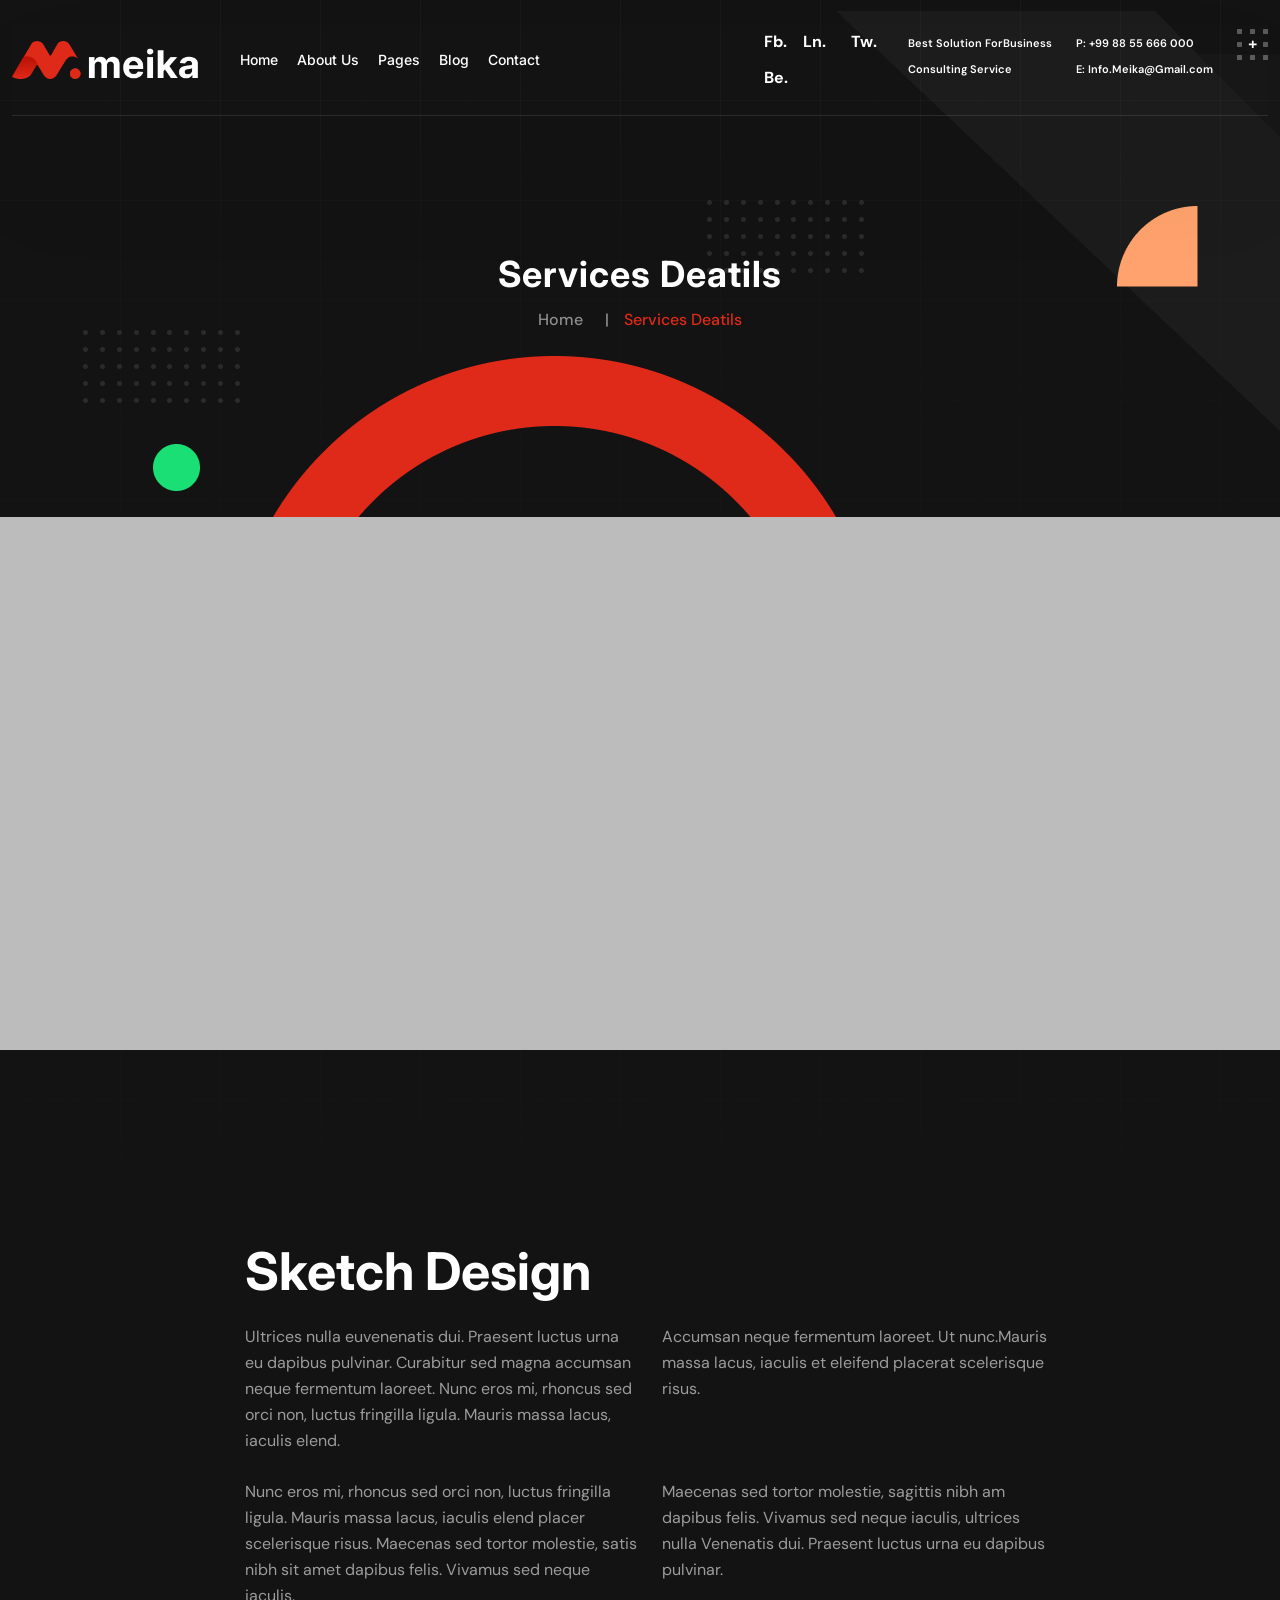
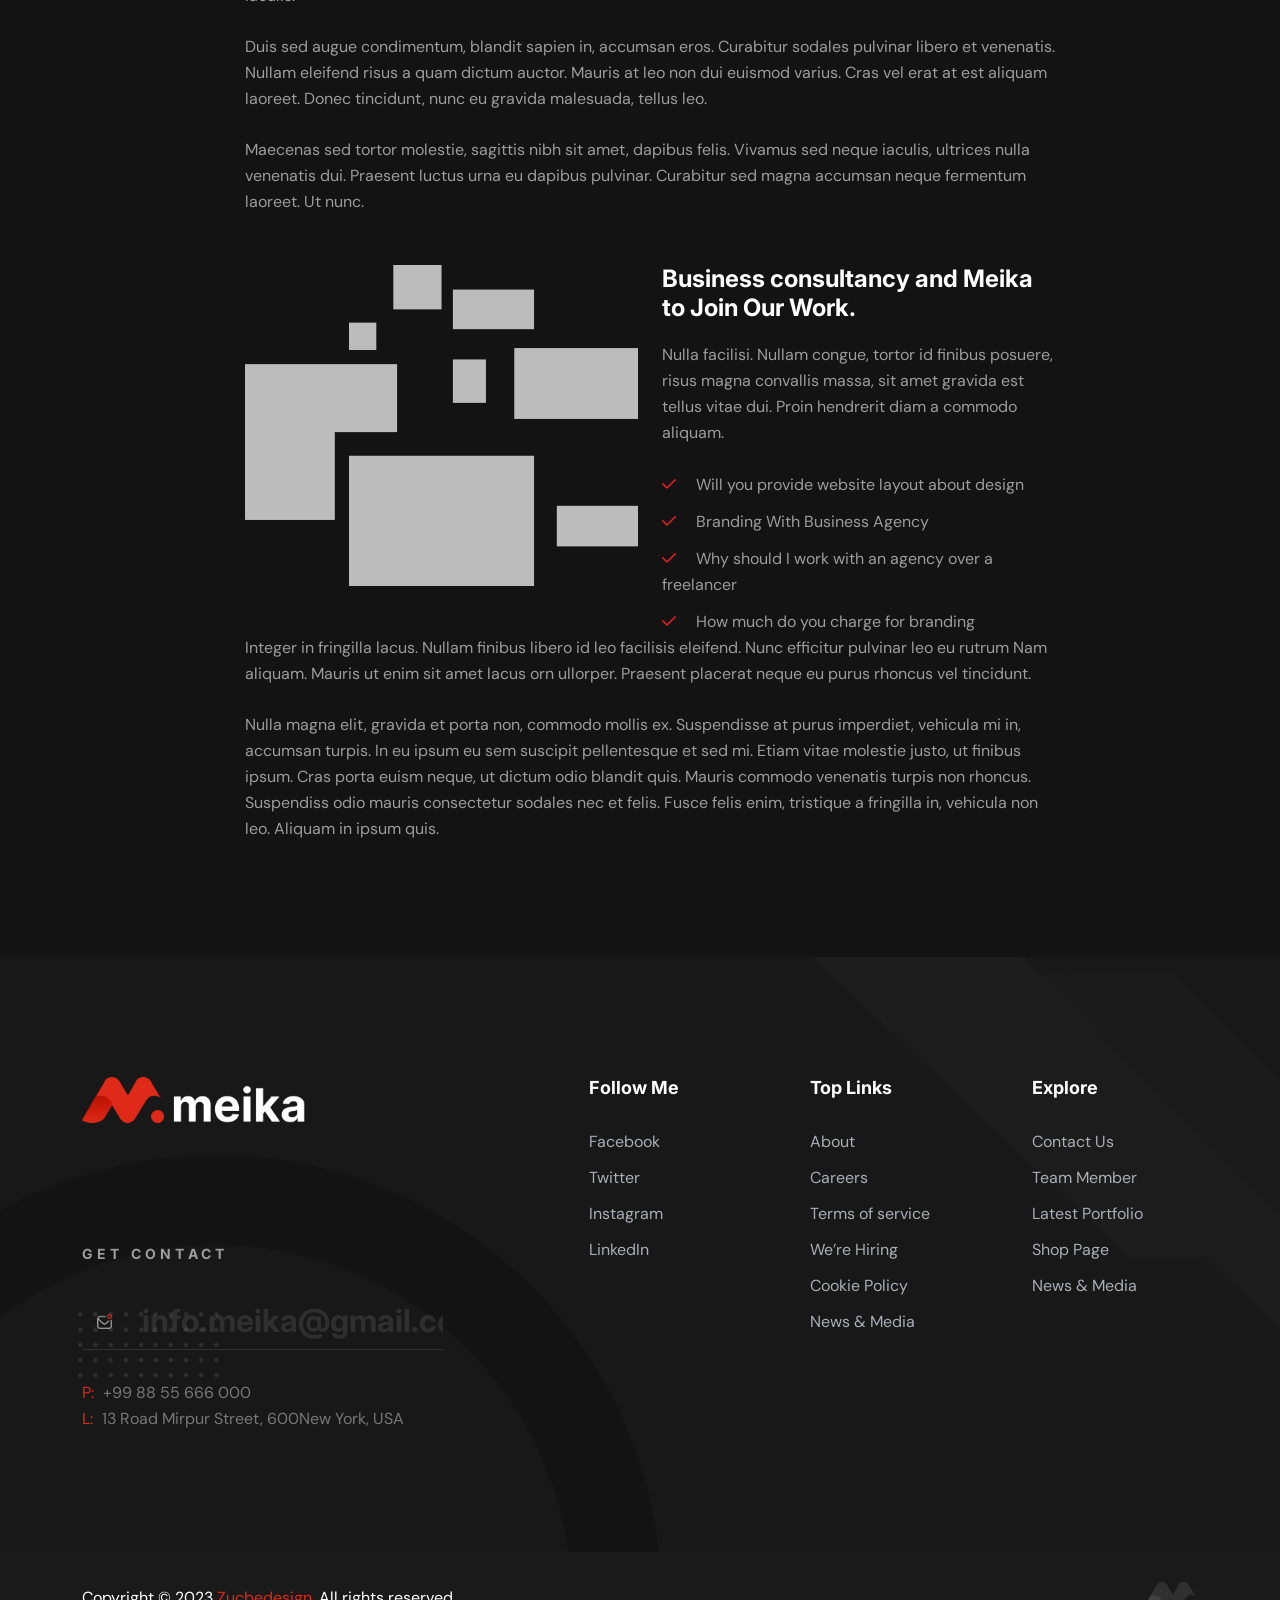
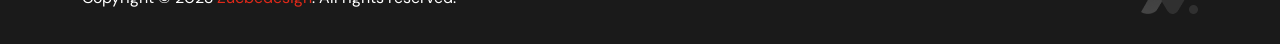
<file: single-service.html>
<!doctype html>
<html class="no-js" lang="zxx">
    <head>
        <meta charset="utf-8">
        <meta http-equiv="x-ua-compatible" content="ie=edge">
        <title>Meika - Creative Agency HTML Template </title>
        <meta name="description" content="">
        <meta name="viewport" content="width=device-width, initial-scale=1">
		<link rel="shortcut icon" type="image/x-icon" href="img/favicon.ico">
        <!-- Place favicon.ico in the root directory -->

		<!-- CSS here -->
        <link rel="stylesheet" href="css/bootstrap.min.css">
        <link rel="stylesheet" href="css/animate.min.css">
        <link rel="stylesheet" href="css/magnific-popup.css">
        <link rel="stylesheet" href="fontawesome/css/all.min.css">
        
        <link rel="stylesheet" href="css/dripicons.css">
        <link rel="stylesheet" href="css/slick.css">
        <link rel="stylesheet" href="css/meanmenu.css">
        <link rel="stylesheet" href="css/default.css">
        <link rel="stylesheet" href="css/style.css">
        <link rel="stylesheet" href="css/responsive.css">
    </head>
   <body class="dark">
         <!-- header -->
        <header class="header-area header">  
			  <div id="header-sticky" class="menu-area pl-100 pr-100">
                <div class="container-fluid">
                    <div class="second-menu">
                        <div class="row align-items-center">
                             <div class="col-xl-2 col-lg-2">
                                <div class="logo">
                                    <a href="index.html"><img src="img/logo/logo.png" alt="logo"></a>
                                </div>
                            </div>
                           <div class="col-xl-4 col-lg-4 col-md-6">
                              
                                <div class="main-menu">
                                    <nav id="mobile-menu">
                                          <ul>
                                            <li class="has-sub">
                                                <a href="index.html">Home</a>
                                                <ul>													
													<li><a href="index.html">Home Page 01</a></li>
													<li><a href="index-2.html">Home Page 02</a></li>													
													<li><a href="index-3.html">Home Page 03</a></li>													
												</ul>
                                            </li>
                                            <li><a href="about.html">About Us</a></li>   
                                            <li class="has-sub"><a href="#">Pages</a>
												<ul>     
                                                    <li><a href="service.html">Services</a></li>
                                                    <li> <a href="single-service.html">Services Details</a></li>
                                                     <li><a href="projects.html">Project</a></li>
                                                    <li><a href="team.html">Our Team</a></li>
                                                    <li><a href="team-single.html">Team Details</a></li>  
                                                    <li><a href="pricing.html">Pricing</a></li>
                                                      <li><a href="faq.html">Faq</a></li>
                                                    <li><a href="shop.html">Shop</a></li>
                                                    <li><a href="shop-details.html">Shop Details</a></li>                                                   
                                                  </ul>
											</li>
                                            <li class="has-sub"> 
                                                <a href="blog.html">Blog</a>
                                                <ul>
                                                    <li><a href="blog.html">Blog</a></li>
                                                    <li><a href="blog-details.html">Blog Details</a></li>
                                                </ul>
                                            </li>


                                            <li><a href="contact.html">Contact</a></li>                                               
                                        </ul>
                                    </nav>
                                </div>
                            </div>   
                             <div class="col-xl-6 col-lg-6 text-right d-none d-lg-block text-right text-xl-right">
                                 <div class="header-cta">
                                    <ul>
                                       <li>
                                          <div class="call-box">
                                              <div class="sc">
                                                 <a href="#">Fb.</a>
                                                 <a href="#">Ln.</a><br>
                                                 <a href="#">Tw.</a>
                                                 <a href="#">Be.</a>
                                              </div>                                            
                                          </div>
                                       </li>
                                       <li>
                                          <div class="call-box">                                            
                                             <div class="text">
                                               Best Solution ForBusiness<br> Consulting Service                           
                                             </div>
                                          </div>
                                       </li>
                                        <li>
                                          <div class="call-box">                                            
                                             <div class="text">
                                             P: +99 88 55 666 000<br> E: Info.Meika@Gmail.com             
                                             </div>
                                          </div>
                                       </li>
                                        <li>
                                            <div class="call-box">                          
                                            <a href="#" class="menu-tigger"><img src="img/bg/toggle-menu.png" alt="logo"></a>
                                            </div>
                                        </li>
                                      
                                    </ul>
                                 </div>                              
                            </div>
                            
                                <div class="col-12">
                                    <div class="mobile-menu"></div>
                                </div>
                        </div>                   
                        </div>                   
                </div>
            </div>
        </header>
        <!-- header-end -->
       <!-- offcanvas-area -->
          <div class="offcanvas-menu">
             <span class="menu-close"><i class="fas fa-times"></i></span>
             <form role="search" method="get" id="searchform"   class="searchform" action="http://wordpress.zcube.in/xconsulta/">
                <input type="text" name="s" id="search" placeholder="Search"/>
                <button><i class="fa fa-search"></i></button>
             </form>
             <div id="cssmenu3" class="menu-one-page-menu-container">
                <ul  class="menu">
                   <li class="menu-item menu-item-type-custom menu-item-object-custom"><a href="index.html">Home</a></li>
                   <li class="menu-item menu-item-type-custom menu-item-object-custom"><a href="about.html">About Us</a></li>
                   <li class="menu-item menu-item-type-custom menu-item-object-custom"><a href="courses.html">Courses</a></li>
                   <li class="menu-item menu-item-type-custom menu-item-object-custom"><a href="pricing.html">Pricing </a></li>
                   <li class="menu-item menu-item-type-custom menu-item-object-custom"><a href="team.html">Teacher</a></li>
                   <li class="menu-item menu-item-type-custom menu-item-object-custom"><a href="projects.html">Gallery</a></li>
                   <li class="menu-item menu-item-type-custom menu-item-object-custom"><a href="blog.html">Blog</a></li>
                   <li class="menu-item menu-item-type-custom menu-item-object-custom"><a href="contact.html">Contact</a></li>
                </ul>
             </div>
             <div id="cssmenu2" class="menu-one-page-menu-container">
                <ul id="menu-one-page-menu-12" class="menu">
                   <li class="menu-item menu-item-type-custom menu-item-object-custom"><a href="#home"><span>+8 12 3456897</span></a></li>
                   <li class="menu-item menu-item-type-custom menu-item-object-custom"><a href="#howitwork"><span>info@example.com</span></a></li>
                </ul>
             </div>
          </div>
          <div class="offcanvas-overly"></div>
          <!-- offcanvas-end -->
        <!-- main-area -->
        <main>
            
        <!-- breadcrumb-area -->
            <section class="breadcrumb-area d-flex align-items-center" style="background-image:url(img/bg/bdrc-bg.png);">
                <div class="container">
                    <div class="row align-items-center">
                        <div class="col-xl-12 col-lg-12">
                            <div class="breadcrumb-wrap text-center">
                                <div class="breadcrumb-title">
                                    <h2>Services Deatils</h2>    
                                    <div class="breadcrumb-wrap">
                              
                                <nav aria-label="breadcrumb">
                                    <ol class="breadcrumb">
                                        <li class="breadcrumb-item"><a href="index.html">Home</a></li>
                                        <li class="breadcrumb-item active" aria-current="page">Services Deatils</li>
                                    </ol>
                                </nav>
                            </div>
                                </div>
                            </div>
                        </div>
                        
                    </div>
                </div>
            </section>
            <!-- breadcrumb-area-end -->
            <div class="servcies-img">
                <figure class="image"><img src="img/bg/service-details.png" alt="service"></figure>
            </div>
			<!-- service-details-area -->
            <div class="about-area5 about-p p-relative inner-blog">
                <div class="container pt-50 pb-90">
                    <div class="row justify-content-center align-items-center">                                              
					<div class="col-lg-9 col-md-12 col-sm-12 order-2">
                           <div class="service-detail">
                      

                        <div class="content-box">
                            <h2>Sketch Design</h2>
                              <!-- Two Column -->
                            <div class="two-column">
                                <div class="row">
                                     <div class="col-xl-6">
                                      <p>Ultrices nulla euvenenatis dui. Praesent luctus urna eu dapibus pulvinar. Curabitur sed magna accumsan neque fermentum laoreet. Nunc eros mi, rhoncus sed orci non, luctus fringilla ligula. Mauris massa lacus, iaculis elend.</p>
                                    </div>
                                      <div class="col-xl-6">
                                      <p>Accumsan neque fermentum laoreet. Ut nunc.Mauris massa lacus, iaculis et eleifend placerat scelerisque risus. </p>
                                    </div>
                                   
                                </div>
                            </div>
                           <div class="two-column">
                                <div class="row">
                                     <div class="col-xl-6">
                                      <p>Nunc eros mi, rhoncus sed orci non, luctus fringilla ligula. Mauris massa lacus, iaculis elend placer scelerisque risus. Maecenas sed tortor molestie, satis nibh sit amet dapibus felis. Vivamus sed neque iaculis.</p>
                                    </div>
                                      <div class="col-xl-6">
                                      <p>Maecenas sed tortor molestie, sagittis nibh am dapibus felis. Vivamus sed neque iaculis, ultrices nulla Venenatis dui. Praesent luctus urna eu dapibus pulvinar.  </p>
                                    </div>
                                   
                                </div>
                            </div>
                            <p>Duis sed augue condimentum, blandit sapien in, accumsan eros. Curabitur sodales pulvinar libero et venenatis. Nullam eleifend risus a quam dictum auctor. Mauris at leo non dui euismod varius. Cras vel erat at est aliquam laoreet. Donec tincidunt, nunc eu gravida malesuada, tellus leo.</p>
                             
                            <p>Maecenas sed tortor molestie, sagittis nibh sit amet, dapibus felis. Vivamus sed neque iaculis, ultrices nulla venenatis dui. Praesent luctus urna eu dapibus pulvinar. Curabitur sed magna accumsan neque fermentum laoreet. Ut nunc.</p>
                           
                             <!-- Two Column -->
                            <div class="two-column mt-50">
                                <div class="row">
                                     <div class="image-column col-xl-6 col-lg-12 col-md-12">
                                        <figure class="image"><img src="img/bg/service-details2.png" alt=""></figure>
                                    </div>
                                    <div class="text-column col-xl-6 col-lg-12 col-md-12">
                                      <h3>Business consultancy and Meika to Join Our Work.</h3>
                                      <p>Nulla facilisi. Nullam congue, tortor id finibus posuere, risus magna convallis massa, sit amet gravida est tellus vitae dui. Proin hendrerit diam a commodo aliquam.</p>
                                        <ul>
                                            <li>Will you provide website layout about design</li>
                                            <li>Branding With Business Agency</li>
                                            <li>Why should I work with an agency over a freelancer</li>
                                            <li>How much do you charge for branding</li>
                                        </ul>
                            
                                    </div>
                                   
                                </div>
                            </div>

                            
                           <p>Integer in fringilla lacus. Nullam finibus libero id leo facilisis eleifend. Nunc efficitur pulvinar leo eu rutrum Nam aliquam. Mauris ut enim sit amet lacus orn ullorper. Praesent placerat neque eu purus rhoncus vel tincidunt.</p>
                            <p>Nulla magna elit, gravida et porta non, commodo mollis ex. Suspendisse at purus imperdiet, vehicula mi in, accumsan turpis. In eu ipsum eu sem suscipit pellentesque et sed mi. Etiam vitae molestie justo, ut finibus ipsum. Cras porta euism neque, ut dictum odio blandit quis. Mauris commodo venenatis turpis non rhoncus. Suspendiss odio mauris consectetur sodales nec et felis. Fusce felis enim, tristique a fringilla in, vehicula non leo. Aliquam in ipsum quis.</p>
                        </div>
                    </div>
                        </div>
                     
                    </div>
                </div>
            </div>
            <!-- service-details-area-end -->
            
        </main>
        <!-- main-area-end -->
           <!-- footer -->
        <footer class="footer-bg footer-p">
            <div class="footer-top pt-120 pb-90  p-relative" style="background-color: #161616;background-image:url(img/bg/footer_bg.png); background-repeat: no-repeat; background-size: cover;">               
                <div class="container">
                    <div class="row justify-content-between">
                        
                          <div class="col-xl-5 col-lg-5 col-sm-6">
                            <div class="footer-widget mb-30">
                                <div class="f-widget-title mb-100">
                                   <img src="img/logo/logo.png" alt="img">
                                </div>
                                 <div class="footer-subricbe p-relative" data-animation="fadeInDown" data-delay=".4s" >
                                     <h6>Get Contact</h6>
                                    <form action="news-mail.php" method="post" class="contact-form ">
                                    <button class="btn"><img src="img/bg/sbtn-icon.png" alt="img"></button>
                                     <input type="text" id="email2" name="email2"  class="header-input" placeholder="Info.meika@gmail.com" required>
                                    
                                    </form>
                                </div>
                                <div class="info">
                                    <ul>
                                        <li><span class="red">P:</span> +99 88 55 666 000</li>
                                        <li><span class="red">L:</span> 13 Road Mirpur Street, 600New York, USA</li>
                                    </ul>
                                </div>
                            </div>
                        </div>
						<div class="col-xl-2 col-lg-2 col-sm-6">
                            <div class="footer-widget mb-30">
                                <div class="f-widget-title">
                                    <h2>Follow Me</h2>
                                </div>
                                <div class="footer-link">
                                    <ul>                                        
                                        <li><a href="#">Facebook</a></li>
                                        <li><a href="#">Twitter</a></li>
                                        <li><a href="#">Instagram</a></li>
                                        <li><a href="#">LinkedIn</a></li>
                                    </ul>
                                </div>
                            </div>
                        </div>
                        <div class="col-xl-2 col-lg-2 col-sm-6">
                            <div class="footer-widget mb-30">
                                <div class="f-widget-title">
                                    <h2>Top Links</h2>
                                </div>
                                <div class="footer-link">
                                    <ul>
                                        <li><a href="faq.html">About</a></li>
                                        <li><a href="#">Careers</a></li>
                                        <li><a href="#">Terms of service</a></li>
                                        <li><a href="#">We’re Hiring</a></li>
                                        <li><a href="#">Cookie Policy</a></li>
                                        <li><a href="#"> News & Media</a></li>
                                    </ul>
                                </div>
                            </div>
                        </div>  
                      <div class="col-xl-2 col-lg-2 col-sm-6">
                            <div class="footer-widget mb-30">
                                <div class="f-widget-title">
                                    <h2>Explore</h2>
                                </div>
                                <div class="footer-link">
                                    <ul>
                                        <li><a href="faq.html"> Contact Us</a></li>
                                        <li><a href="#">Team Member</a></li>
                                        <li><a href="#">Latest Portfolio</a></li>
                                        <li><a href="#">Shop Page</a></li>
                                        <li><a href="#">News & Media</a></li>
                                    </ul>
                                </div>
                            </div>
                        </div>  
                      
                      
                        
                    </div>
                </div>
             
            </div>
            
            <div class="copyright-wrap">              
                <div class="container">
                    <div class="row align-items-center">
                        <div class="col-lg-6">                         
                              Copyright © 2023 <a href="#">Zucbedesign</a>. All rights reserved.          
                        </div>
                          <div class="col-lg-6 text-right">      
                               <img src="img/bg/cp-logo.png" alt="img">
                        </div>
                        
                    </div>
                </div>
            </div>
        </footer>
        <!-- footer-end -->
		<!-- JS here -->
        <script src="js/vendor/modernizr-3.5.0.min.js"></script>
        <script src="js/vendor/jquery-3.6.0.min.js"></script>
        <script src="js/popper.min.js"></script>
        <script src="js/bootstrap.min.js"></script>
        <script src="js/slick.min.js"></script>
        <script src="js/ajax-form.js"></script>
        <script src="js/paroller.js"></script>
        <script src="js/wow.min.js"></script>
        <script src="js/js_isotope.pkgd.min.js"></script>
        <script src="js/imagesloaded.min.js"></script>
        <script src="js/parallax.min.js"></script>
        <script src="js/jquery.waypoints.min.js"></script>
        <script src="js/jquery.counterup.min.js"></script>
        <script src="js/jquery.scrollUp.min.js"></script>
        <script src="js/jquery.meanmenu.min.js"></script>
        <script src="js/parallax-scroll.js"></script>
        <script src="js/jquery.magnific-popup.min.js"></script>
        <script src="js/element-in-view.js"></script>
        <script src="js/main.js"></script>
    </body>
</html>
</file>
<file: css/dripicons.css>
@charset "UTF-8";

@font-face {
  font-family: "dripicons-v2";
  src:url("../fonts/dripicons-v2.eot");
  src:url("../fonts/dripicons-v2.eot?#iefix") format("embedded-opentype"),
    url("../fonts/dripicons-v2.woff") format("woff"),
    url("../fonts/dripicons-v2.ttf") format("truetype"),
    url("../fonts/dripicons-v2.svg#dripicons-v2") format("svg");
  font-weight: normal;
  font-style: normal;

}

[data-icon]:before {
  font-family: "dripicons-v2" !important;
  content: attr(data-icon);
  font-style: normal !important;
  font-weight: normal !important;
  font-variant: normal !important;
  text-transform: none !important;
  speak: none;
  line-height: 1;
  -webkit-font-smoothing: antialiased;
  -moz-osx-font-smoothing: grayscale;
}

[class^="dripicons-"]:before,
[class*=" dripicons-"]:before {
  font-family: "dripicons-v2" !important;
  font-style: normal !important;
  font-weight: normal !important;
  font-variant: normal !important;
  text-transform: none !important;
  speak: none;
  line-height: 1;
  -webkit-font-smoothing: antialiased;
  -moz-osx-font-smoothing: grayscale;
}

.dripicons-alarm:before {
  content: "\61";
}
.dripicons-align-center:before {
  content: "\62";
}
.dripicons-align-justify:before {
  content: "\63";
}
.dripicons-align-left:before {
  content: "\64";
}
.dripicons-align-right:before {
  content: "\65";
}
.dripicons-anchor:before {
  content: "\66";
}
.dripicons-archive:before {
  content: "\67";
}
.dripicons-arrow-down:before {
  content: "\68";
}
.dripicons-arrow-left:before {
  content: "\69";
}
.dripicons-arrow-right:before {
  content: "\6a";
}
.dripicons-arrow-thin-down:before {
  content: "\6b";
}
.dripicons-arrow-thin-left:before {
  content: "\6c";
}
.dripicons-arrow-thin-right:before {
  content: "\6d";
}
.dripicons-arrow-thin-up:before {
  content: "\6e";
}
.dripicons-arrow-up:before {
  content: "\6f";
}
.dripicons-article:before {
  content: "\70";
}
.dripicons-backspace:before {
  content: "\71";
}
.dripicons-basket:before {
  content: "\72";
}
.dripicons-basketball:before {
  content: "\73";
}
.dripicons-battery-empty:before {
  content: "\74";
}
.dripicons-battery-full:before {
  content: "\75";
}
.dripicons-battery-low:before {
  content: "\76";
}
.dripicons-battery-medium:before {
  content: "\77";
}
.dripicons-bell:before {
  content: "\78";
}
.dripicons-blog:before {
  content: "\79";
}
.dripicons-bluetooth:before {
  content: "\7a";
}
.dripicons-bold:before {
  content: "\41";
}
.dripicons-bookmark:before {
  content: "\42";
}
.dripicons-bookmarks:before {
  content: "\43";
}
.dripicons-box:before {
  content: "\44";
}
.dripicons-briefcase:before {
  content: "\45";
}
.dripicons-brightness-low:before {
  content: "\46";
}
.dripicons-brightness-max:before {
  content: "\47";
}
.dripicons-brightness-medium:before {
  content: "\48";
}
.dripicons-broadcast:before {
  content: "\49";
}
.dripicons-browser:before {
  content: "\4a";
}
.dripicons-browser-upload:before {
  content: "\4b";
}
.dripicons-brush:before {
  content: "\4c";
}
.dripicons-calendar:before {
  content: "\4d";
}
.dripicons-camcorder:before {
  content: "\4e";
}
.dripicons-camera:before {
  content: "\4f";
}
.dripicons-card:before {
  content: "\50";
}
.dripicons-cart:before {
  content: "\51";
}
.dripicons-checklist:before {
  content: "\52";
}
.dripicons-checkmark:before {
  content: "\53";
}
.dripicons-chevron-down:before {
  content: "\54";
}
.dripicons-chevron-left:before {
  content: "\55";
}
.dripicons-chevron-right:before {
  content: "\56";
}
.dripicons-chevron-up:before {
  content: "\57";
}
.dripicons-clipboard:before {
  content: "\58";
}
.dripicons-clock:before {
  content: "\59";
}
.dripicons-clockwise:before {
  content: "\5a";
}
.dripicons-cloud:before {
  content: "\30";
}
.dripicons-cloud-download:before {
  content: "\31";
}
.dripicons-cloud-upload:before {
  content: "\32";
}
.dripicons-code:before {
  content: "\33";
}
.dripicons-contract:before {
  content: "\34";
}
.dripicons-contract-2:before {
  content: "\35";
}
.dripicons-conversation:before {
  content: "\36";
}
.dripicons-copy:before {
  content: "\37";
}
.dripicons-crop:before {
  content: "\38";
}
.dripicons-cross:before {
  content: "\39";
}
.dripicons-crosshair:before {
  content: "\21";
}
.dripicons-cutlery:before {
  content: "\22";
}
.dripicons-device-desktop:before {
  content: "\23";
}
.dripicons-device-mobile:before {
  content: "\24";
}
.dripicons-device-tablet:before {
  content: "\25";
}
.dripicons-direction:before {
  content: "\26";
}
.dripicons-disc:before {
  content: "\27";
}
.dripicons-document:before {
  content: "\28";
}
.dripicons-document-delete:before {
  content: "\29";
}
.dripicons-document-edit:before {
  content: "\2a";
}
.dripicons-document-new:before {
  content: "\2b";
}
.dripicons-document-remove:before {
  content: "\2c";
}
.dripicons-dot:before {
  content: "\2d";
}
.dripicons-dots-2:before {
  content: "\2e";
}
.dripicons-dots-3:before {
  content: "\2f";
}
.dripicons-download:before {
  content: "\3a";
}
.dripicons-duplicate:before {
  content: "\3b";
}
.dripicons-enter:before {
  content: "\3c";
}
.dripicons-exit:before {
  content: "\3d";
}
.dripicons-expand:before {
  content: "\3e";
}
.dripicons-expand-2:before {
  content: "\3f";
}
.dripicons-experiment:before {
  content: "\40";
}
.dripicons-export:before {
  content: "\5b";
}
.dripicons-feed:before {
  content: "\5d";
}
.dripicons-flag:before {
  content: "\5e";
}
.dripicons-flashlight:before {
  content: "\5f";
}
.dripicons-folder:before {
  content: "\60";
}
.dripicons-folder-open:before {
  content: "\7b";
}
.dripicons-forward:before {
  content: "\7c";
}
.dripicons-gaming:before {
  content: "\7d";
}
.dripicons-gear:before {
  content: "\7e";
}
.dripicons-graduation:before {
  content: "\5c";
}
.dripicons-graph-bar:before {
  content: "\e000";
}
.dripicons-graph-line:before {
  content: "\e001";
}
.dripicons-graph-pie:before {
  content: "\e002";
}
.dripicons-headset:before {
  content: "\e003";
}
.dripicons-heart:before {
  content: "\e004";
}
.dripicons-help:before {
  content: "\e005";
}
.dripicons-home:before {
  content: "\e006";
}
.dripicons-hourglass:before {
  content: "\e007";
}
.dripicons-inbox:before {
  content: "\e008";
}
.dripicons-information:before {
  content: "\e009";
}
.dripicons-italic:before {
  content: "\e00a";
}
.dripicons-jewel:before {
  content: "\e00b";
}
.dripicons-lifting:before {
  content: "\e00c";
}
.dripicons-lightbulb:before {
  content: "\e00d";
}
.dripicons-link:before {
  content: "\e00e";
}
.dripicons-link-broken:before {
  content: "\e00f";
}
.dripicons-list:before {
  content: "\e010";
}
.dripicons-loading:before {
  content: "\e011";
}
.dripicons-location:before {
  content: "\e012";
}
.dripicons-lock:before {
  content: "\e013";
}
.dripicons-lock-open:before {
  content: "\e014";
}
.dripicons-mail:before {
  content: "\e015";
}
.dripicons-map:before {
  content: "\e016";
}
.dripicons-media-loop:before {
  content: "\e017";
}
.dripicons-media-next:before {
  content: "\e018";
}
.dripicons-media-pause:before {
  content: "\e019";
}
.dripicons-media-play:before {
  content: "\e01a";
}
.dripicons-media-previous:before {
  content: "\e01b";
}
.dripicons-media-record:before {
  content: "\e01c";
}
.dripicons-media-shuffle:before {
  content: "\e01d";
}
.dripicons-media-stop:before {
  content: "\e01e";
}
.dripicons-medical:before {
  content: "\e01f";
}
.dripicons-menu:before {
  content: "\e020";
}
.dripicons-message:before {
  content: "\e021";
}
.dripicons-meter:before {
  content: "\e022";
}
.dripicons-microphone:before {
  content: "\e023";
}
.dripicons-minus:before {
  content: "\e024";
}
.dripicons-monitor:before {
  content: "\e025";
}
.dripicons-move:before {
  content: "\e026";
}
.dripicons-music:before {
  content: "\e027";
}
.dripicons-network-1:before {
  content: "\e028";
}
.dripicons-network-2:before {
  content: "\e029";
}
.dripicons-network-3:before {
  content: "\e02a";
}
.dripicons-network-4:before {
  content: "\e02b";
}
.dripicons-network-5:before {
  content: "\e02c";
}
.dripicons-pamphlet:before {
  content: "\e02d";
}
.dripicons-paperclip:before {
  content: "\e02e";
}
.dripicons-pencil:before {
  content: "\e02f";
}
.dripicons-phone:before {
  content: "\e030";
}
.dripicons-photo:before {
  content: "\e031";
}
.dripicons-photo-group:before {
  content: "\e032";
}
.dripicons-pill:before {
  content: "\e033";
}
.dripicons-pin:before {
  content: "\e034";
}
.dripicons-plus:before {
  content: "\e035";
}
.dripicons-power:before {
  content: "\e036";
}
.dripicons-preview:before {
  content: "\e037";
}
.dripicons-print:before {
  content: "\e038";
}
.dripicons-pulse:before {
  content: "\e039";
}
.dripicons-question:before {
  content: "\e03a";
}
.dripicons-reply:before {
  content: "\e03b";
}
.dripicons-reply-all:before {
  content: "\e03c";
}
.dripicons-return:before {
  content: "\e03d";
}
.dripicons-retweet:before {
  content: "\e03e";
}
.dripicons-rocket:before {
  content: "\e03f";
}
.dripicons-scale:before {
  content: "\e040";
}
.dripicons-search:before {
  content: "\e041";
}
.dripicons-shopping-bag:before {
  content: "\e042";
}
.dripicons-skip:before {
  content: "\e043";
}
.dripicons-stack:before {
  content: "\e044";
}
.dripicons-star:before {
  content: "\e045";
}
.dripicons-stopwatch:before {
  content: "\e046";
}
.dripicons-store:before {
  content: "\e047";
}
.dripicons-suitcase:before {
  content: "\e048";
}
.dripicons-swap:before {
  content: "\e049";
}
.dripicons-tag:before {
  content: "\e04a";
}
.dripicons-tag-delete:before {
  content: "\e04b";
}
.dripicons-tags:before {
  content: "\e04c";
}
.dripicons-thumbs-down:before {
  content: "\e04d";
}
.dripicons-thumbs-up:before {
  content: "\e04e";
}
.dripicons-ticket:before {
  content: "\e04f";
}
.dripicons-time-reverse:before {
  content: "\e050";
}
.dripicons-to-do:before {
  content: "\e051";
}
.dripicons-toggles:before {
  content: "\e052";
}
.dripicons-trash:before {
  content: "\e053";
}
.dripicons-trophy:before {
  content: "\e054";
}
.dripicons-upload:before {
  content: "\e055";
}
.dripicons-user:before {
  content: "\e056";
}
.dripicons-user-group:before {
  content: "\e057";
}
.dripicons-user-id:before {
  content: "\e058";
}
.dripicons-vibrate:before {
  content: "\e059";
}
.dripicons-view-apps:before {
  content: "\e05a";
}
.dripicons-view-list:before {
  content: "\e05b";
}
.dripicons-view-list-large:before {
  content: "\e05c";
}
.dripicons-view-thumb:before {
  content: "\e05d";
}
.dripicons-volume-full:before {
  content: "\e05e";
}
.dripicons-volume-low:before {
  content: "\e05f";
}
.dripicons-volume-medium:before {
  content: "\e060";
}
.dripicons-volume-off:before {
  content: "\e061";
}
.dripicons-wallet:before {
  content: "\e062";
}
.dripicons-warning:before {
  content: "\e063";
}
.dripicons-web:before {
  content: "\e064";
}
.dripicons-weight:before {
  content: "\e065";
}
.dripicons-wifi:before {
  content: "\e066";
}
.dripicons-wrong:before {
  content: "\e067";
}
.dripicons-zoom-in:before {
  content: "\e068";
}
.dripicons-zoom-out:before {
  content: "\e069";
}
</file>
<file: css/default.css>
/* Deafult Margin & Padding */
/*-- Margin Top --*/
.mt-5 {
	margin-top: 5px;
}
.mt-10 {
	margin-top: 10px;
}
.mt-15 {
	margin-top: 15px;
}
.mt-20 {
	margin-top: 20px;
}
.mt-25 {
	margin-top: 25px;
}
.mt-30 {
	margin-top: 30px;
}
.mt-35 {
	margin-top: 35px;
}
.mt-40 {
	margin-top: 40px;
}
.mt-45 {
	margin-top: 45px;
}
.mt-50 {
	margin-top: 50px;
}
.mt-55 {
	margin-top: 55px;
}
.mt-60 {
	margin-top: 60px;
}
.mt-65 {
	margin-top: 65px;
}
.mt-70 {
	margin-top: 70px;
}
.mt-75 {
	margin-top: 75px;
}
.mt-80 {
	margin-top: 80px;
}
.mt-85 {
	margin-top: 85px;
}
.mt-90 {
	margin-top: 90px;
}
.mt-95 {
	margin-top: 95px;
}
.mt-100 {
	margin-top: 100px;
}
.mt-105 {
	margin-top: 105px;
}
.mt-110 {
	margin-top: 110px;
}
.mt-115 {
	margin-top: 115px;
}
.mt-120 {
	margin-top: 120px;
}
.mt-125 {
	margin-top: 125px;
}
.mt-130 {
	margin-top: 130px;
}
.mt-135 {
	margin-top: 135px;
}
.mt-140 {
	margin-top: 140px;
}
.mt-145 {
	margin-top: 145px;
}
.mt-150 {
	margin-top: 150px;
}
.mt-155 {
	margin-top: 155px;
}
.mt-160 {
	margin-top: 160px;
}
.mt-165 {
	margin-top: 165px;
}
.mt-170 {
	margin-top: 170px;
}
.mt-175 {
	margin-top: 175px;
}
.mt-180 {
	margin-top: 180px;
}
.mt-185 {
	margin-top: 185px;
}
.mt-190 {
	margin-top: 190px;
}
.mt-195 {
	margin-top: 195px;
}
.mt-200 {
	margin-top: 200px;
}
/*-- Margin Bottom --*/

.mb-5 {
	margin-bottom: 5px;
}
.mb-10 {
	margin-bottom: 10px;
}
.mb-15 {
	margin-bottom: 15px;
}
.mb-20 {
	margin-bottom: 20px;
}
.mb-25 {
	margin-bottom: 25px;
}
.mb-30 {
	margin-bottom: 30px;
}
.mb-35 {
	margin-bottom: 35px;
}
.mb-40 {
	margin-bottom: 40px;
}
.mb-45 {
	margin-bottom: 45px;
}
.mb-50 {
	margin-bottom: 50px;
}
.mb-55 {
	margin-bottom: 55px;
}
.mb-60 {
	margin-bottom: 60px;
}
.mb-65 {
	margin-bottom: 65px;
}
.mb-70 {
	margin-bottom: 70px;
}
.mb-75 {
	margin-bottom: 75px;
}
.mb-80 {
	margin-bottom: 80px;
}
.mb-85 {
	margin-bottom: 85px;
}
.mb-90 {
	margin-bottom: 90px;
}
.mb-95 {
	margin-bottom: 95px;
}
.mb-100 {
	margin-bottom: 100px;
}
.mb-105 {
	margin-bottom: 105px;
}
.mb-110 {
	margin-bottom: 110px;
}
.mb-115 {
	margin-bottom: 115px;
}
.mb-120 {
	margin-bottom: 120px;
}
.mb-125 {
	margin-bottom: 125px;
}
.mb-130 {
	margin-bottom: 130px;
}
.mb-135 {
	margin-bottom: 135px;
}
.mb-140 {
	margin-bottom: 140px;
}
.mb-145 {
	margin-bottom: 145px;
}
.mb-150 {
	margin-bottom: 150px;
}
.mb-155 {
	margin-bottom: 155px;
}
.mb-160 {
	margin-bottom: 160px;
}
.mb-165 {
	margin-bottom: 165px;
}
.mb-170 {
	margin-bottom: 170px;
}
.mb-175 {
	margin-bottom: 175px;
}
.mb-180 {
	margin-bottom: 180px;
}
.mb-185 {
	margin-bottom: 185px;
}
.mb-190 {
	margin-bottom: 190px;
}
.mb-195 {
	margin-bottom: 195px;
}
.mb-200 {
	margin-bottom: 200px;
}
/*-- Padding Top --*/

.pt-5 {
	padding-top: 5px;
}
.pt-10 {
	padding-top: 10px;
}
.pt-15 {
	padding-top: 15px;
}
.pt-20 {
	padding-top: 20px;
}
.pt-25 {
	padding-top: 25px;
}
.pt-30 {
	padding-top: 30px;
}
.pt-35 {
	padding-top: 35px;
}
.pt-40 {
	padding-top: 40px;
}
.pt-45 {
	padding-top: 45px;
}
.pt-50 {
	padding-top: 50px;
}
.pt-55 {
	padding-top: 55px;
}
.pt-60 {
	padding-top: 60px;
}
.pt-65 {
	padding-top: 65px;
}
.pt-70 {
	padding-top: 70px;
}
.pt-75 {
	padding-top: 75px;
}
.pt-80 {
	padding-top: 80px;
}
.pt-85 {
	padding-top: 85px;
}
.pt-90 {
	padding-top: 90px;
}
.pt-95 {
	padding-top: 95px;
}
.pt-100 {
	padding-top: 100px;
}
.pt-105 {
	padding-top: 105px;
}
.pt-110 {
	padding-top: 110px;
}
.pt-115 {
	padding-top: 115px;
}
.pt-120 {
	padding-top: 120px;
}
.pt-125 {
	padding-top: 125px;
}
.pt-130 {
	padding-top: 130px;
}
.pt-135 {
	padding-top: 135px;
}
.pt-140 {
	padding-top: 140px;
}
.pt-145 {
	padding-top: 145px;
}
.pt-150 {
	padding-top: 150px;
}
.pt-155 {
	padding-top: 155px;
}
.pt-160 {
	padding-top: 160px;
}
.pt-165 {
	padding-top: 165px;
}
.pt-170 {
	padding-top: 170px;
}
.pt-175 {
	padding-top: 175px;
}
.pt-180 {
	padding-top: 180px;
}
.pt-185 {
	padding-top: 185px;
}
.pt-190 {
	padding-top: 190px;
}
.pt-195 {
	padding-top: 195px;
}
.pt-200 {
	padding-top: 200px;
}
.pt-113 {
	padding-top: 113px;
}
/*-- Padding Bottom --*/

.pb-5 {
	padding-bottom: 5px;
}
.pb-10 {
	padding-bottom: 10px;
}
.pb-15 {
	padding-bottom: 15px;
}
.pb-20 {
	padding-bottom: 20px;
}
.pb-25 {
	padding-bottom: 25px;
}
.pb-30 {
	padding-bottom: 30px;
}
.pb-35 {
	padding-bottom: 35px;
}
.pb-40 {
	padding-bottom: 40px;
}
.pb-45 {
	padding-bottom: 45px;
}
.pb-50 {
	padding-bottom: 50px;
}
.pb-55 {
	padding-bottom: 55px;
}
.pb-60 {
	padding-bottom: 60px;
}
.pb-65 {
	padding-bottom: 65px;
}
.pb-70 {
	padding-bottom: 70px;
}
.pb-75 {
	padding-bottom: 75px;
}
.pb-80 {
	padding-bottom: 80px;
}
.pb-85 {
	padding-bottom: 85px;
}
.pb-90 {
	padding-bottom: 90px;
}
.pb-95 {
	padding-bottom: 95px;
}
.pb-100 {
	padding-bottom: 100px;
}
.pb-105 {
	padding-bottom: 105px;
}
.pb-110 {
	padding-bottom: 110px;
}
.pb-115 {
	padding-bottom: 115px;
}
.pb-120 {
	padding-bottom: 120px;
}
.pb-125 {
	padding-bottom: 125px;
}
.pb-130 {
	padding-bottom: 130px;
}
.pb-135 {
	padding-bottom: 135px;
}
.pb-140 {
	padding-bottom: 140px;
}
.pb-145 {
	padding-bottom: 145px;
}
.pb-150 {
	padding-bottom: 150px;
}
.pb-155 {
	padding-bottom: 155px;
}
.pb-160 {
	padding-bottom: 160px;
}
.pb-165 {
	padding-bottom: 165px;
}
.pb-170 {
	padding-bottom: 170px;
}
.pb-175 {
	padding-bottom: 175px;
}
.pb-180 {
	padding-bottom: 180px;
}
.pb-185 {
	padding-bottom: 185px;
}
.pb-190 {
	padding-bottom: 190px;
}
.pb-195 {
	padding-bottom: 195px;
}
.pb-200 {
	padding-bottom: 200px;
}

.pb-240 {
    padding-bottom: 450px;
}

/*-- Padding Left --*/
.pl-0 {
	padding-left: 0px;
}
.pl-5 {
	padding-left: 5px;
}
.pl-10 {
	padding-left: 10px;
}
.pl-15 {
	padding-left: 15px;
}
.pl-20{
	padding-left: 20px;
}
.pl-25 {
	padding-left: 35px;
}
.pl-30 {
	padding-left: 30px;
}
.pl-35 {
	padding-left: 35px;
}

.pl-35 {
	padding-left: 35px;
}

.pl-40 {
	padding-left: 40px;
}

.pl-45 {
	padding-left: 45px;
}

.pl-50 {
	padding-left: 50px;
}

.pl-55 {
	padding-left: 55px;
}

.pl-60 {
	padding-left: 60px;
}
.pl-65 {
	padding-left: 65px;
}
.pl-70 {
	padding-left: 70px;
}
.pl-75 {
	padding-left: 75px;
}
.pl-80 {
	padding-left: 80px;
}
.pl-85 {
	padding-left: 80px;
}
.pl-90 {
	padding-left: 90px;
}
.pl-95 {
	padding-left: 95px;
}
.pl-100 {
	padding-left: 100px;
}


/*-- Padding Right --*/
.pr-0 {
	padding-right: 0px;
}
.pr-5 {
	padding-right: 5px;
}
.pr-10 {
	padding-right: 10px;
}
.pr-15 {
	padding-right: 15px;
}
.pr-20{
	padding-right: 20px;
}
.pr-25 {
	padding-right: 35px;
}
.pr-30 {
	padding-right: 30px;
}
.pr-35 {
	padding-right: 35px;
}

.pr-35 {
	padding-right: 35px;
}

.pr-40 {
	padding-right: 40px;
}

.pr-45 {
	padding-right: 45px;
}

.pr-50 {
	padding-right: 50px;
}

.pr-55 {
	padding-right: 55px;
}

.pr-60 {
	padding-right: 60px;
}
.pr-65 {
	padding-right: 65px;
}
.pr-70 {
	padding-right: 70px;
}
.pr-75 {
	padding-right: 75px;
}
.pr-80 {
	padding-right: 80px;
}
.pr-85 {
	padding-right: 80px;
}
.pr-90 {
	padding-right: 90px;
}
.pr-95 {
	padding-right: 95px;
}
.pr-100 {
	padding-right: 100px;
}
/*-- margin Right --*/
.mr-40{
    margin-right: 40px;
}
/* font weight */
.f-700{font-weight: 600;}
.f-600{font-weight: 600;}
.f-500{font-weight: 500;}
.f-400{font-weight: 400;}
.f-300{font-weight: 300;}

/* Background Color */

.gray-bg {
	background: #f4f4fe;
}
.white-bg {
	background: #fff;
}
.black-bg {
	background: #222;
}
.theme-bg {
	background: #222;
}
.primary-bg {
	background: #1a237e;
}
/* Color */

.white-color {
	color: #fff;
}
.black-color {
	color: #222;
}
.theme-color {
	color: #222;
}
.primary-color {
	color: #222;
}
/* black overlay */

[data-overlay] {
	position: relative;
}
[data-overlay]::before {
	background: #000 none repeat scroll 0 0;
	content: "";
	height: 100%;
	left: 0;
	position: absolute;
	top: 0;
	width: 100%;
	z-index: 1;
}
[data-overlay="3"]::before {
	opacity: 0.3;
}
[data-overlay="4"]::before {
	opacity: 0.4;
}
[data-overlay="5"]::before {
	opacity: 0.5;
}
[data-overlay="6"]::before {
	opacity: 0.6;
}
[data-overlay="7"]::before {
	opacity: 0.7;
}
[data-overlay="8"]::before {
	opacity: 0.8;
}
[data-overlay="9"]::before {
	opacity: 0.9;
}


.text-right{
text-align: right;
}
a {
    text-decoration: none;
}
/*********************** Demo - 20 *******************/
.box20{position:relative}
.box20:after,.box20:before{position:absolute;content:""}
.box20:before{width:80%;height:220%;background:#df2919;top:-50%;left:-100%;z-index:1;transform:rotate(25deg);transform-origin:center top 0;transition:all .5s ease 0s}
.box20:hover:before{left:10%}
.box20:after{width:55%;height:175%;background-color:rgba(0,0,0,.8);bottom:-1000%;left:53%;transform:rotate(-33deg);transform-origin:center bottom 0;transition:all .8s ease 0s}
.box20 .box-content,.box20 .icon{width:100%;padding:0 20px;position:absolute;left:0;z-index:2;transition:all 1.1s ease 0s}
.box20:hover:after{bottom:-70%}
.box20 img{width:100%;height:auto}
.box20 .box-content{top:-100%;color:#fff}
.box20:hover .box-content{top:30px}
.box20 .title{font-size:24px;margin:0; color: #fff;}
.box20 .icon li a,.box20 .post{display:inline-block;font-size:14px}
.box20 .post{margin-top:5px}
.box20 .icon{list-style:none;margin:0;bottom:-100%}
.box20:hover .icon{bottom:25px}
.box20 .icon li{display:inline-block}
.box20 .icon li a{width:35px;height:35px;line-height:35px;background:#444;border-radius:50%;margin:0 3px;color:#fff;text-align:center;transition:all .5s ease 0s}
.box20 .icon li a:hover{background:#fff;color:#ff402a}
@media only screen and (max-width:990px){.box20{margin-bottom:30px}
}
@media only screen and (max-width:479px){.box20 .title{font-size:20px}
}



 /* The flip card container - set the width and height to whatever you want. We have added the border property to demonstrate that the flip itself goes out of the box on hover (remove perspective if you don't want the 3D effect */
.flip-card {
  background-color: transparent;
  width: 100%;
  height: 352px;
  perspective: 1000px; /* Remove this if you don't want the 3D effect */
}

/* This container is needed to position the front and back side */
.flip-card-inner {
  position: relative;
  width: 100%;
  height: 100%;
  text-align: center;
  transition: transform 0.8s;
  transform-style: preserve-3d;
}

/* Do an horizontal flip when you move the mouse over the flip box container */
.flip-card:hover .flip-card-inner {
  transform: rotateY(180deg);
}

/* Position the front and back side */
.flip-card-front, .flip-card-back {
  position: absolute;
  width: 100%;
  height: 100%;
  -webkit-backface-visibility: hidden; /* Safari */
  backface-visibility: hidden;
}

/* Style the front side (fallback if image is missing) */
.flip-card-front {
  background-color: #bbb;
  color: black;
}

/* Style the back side */
.flip-card-back {
  background-color: #df2919;
  color: white;
  transform: rotateY(180deg);
} 
.flip-card-back h4{
    color: #fff;
}
.flip-card-back h4 a:hover{
    color: #fff;
}
.flip-card-back .social{
    margin-top: 10px;
}

.flip-card-back .social a {
    width: 40px;
    height: 40px;
    border-radius: 50%;
    background: #fff;
    display: inline-block;
    line-height: 40px;
    color: #df2919;
}
.flip-card-back .social a:hover {
    background: #001659;
    display: inline-block;
    line-height: 40px;
    color: #fff;
}
/*ZoomIn Hover Effect*/
    .hover-zoomin a {
      display: block;
      position: relative;
      overflow: hidden;
    }
    .hover-zoomin img {
      width: 100%;
      height: auto;
      -webkit-transition: all 0.5s ease-in-out;
      -moz-transition: all 0.5s ease-in-out;
      -o-transition: all 0.5s ease-in-out;
      -ms-transition: all 0.5s ease-in-out;
      transition: all 0.5s ease-in-out;
    }
    .hover-zoomin:hover img {
      -webkit-transform: scale(1.2);
      -moz-transform: scale(1.2);
      -o-transform: scale(1.2);
      -ms-transform: scale(1.2);
      transform: scale(1.2);
    }


@keyframes rotateme {
  from {
    transform: rotate(0deg);
  }

  to {
    transform: rotate(360deg);
  }
}

@-webkit-keyframes rotateme {
  from {
    -webkit-transform: rotate(0deg);
  }

  to {
    -webkit-transform: rotate(360deg);
  }
}

@-moz-keyframes rotateme {
  from {
    -moz-transform: rotate(0deg);
  }

  to {
    -moz-transform: rotate(360deg);
  }
}

@-o-keyframes rotateme {
  from {
    -o-transform: rotate(0deg);
  }

  to {
    -o-transform: rotate(360deg);
  }
}


.rotate-me {
  animation-name: rotateme;
  animation-duration: 24s;
  animation-iteration-count: infinite;
  animation-timing-function: linear;

  -webkit-animation-name: rotateme;
  -webkit-animation-duration: 24s;
  -webkit-animation-iteration-count: infinite;
  -webkit-animation-timing-function: linear;

  -moz-animation-name: rotateme;
  -moz-animation-duration: 24s;
  -moz-animation-iteration-count: infinite;
  -moz-animation-timing-function: linear;

  -ms-animation-name: rotateme;
  -ms-animation-duration: 24s;
  -ms-animation-iteration-count: infinite;
  -ms-animation-timing-function: linear;

  -o-animation-name: rotateme;
  -o-animation-duration: 24s;
  -o-animation-iteration-count: infinite;
  -o-animation-timing-function: linear;
}



@-webkit-keyframes shine {
  100% {
    left: 125%;
  }
}

@keyframes shine {
  100% {
    left: 125%;
  }
}



@-webkit-keyframes float-bob {
  0% {
    -webkit-transform: translateX(-100px);
    transform: translateX(-100px);
  }

  50% {
    -webkit-transform: translateX(-10px);
    transform: translateX(-10px);
  }

  100% {
    -webkit-transform: translateX(-100px);
    transform: translateX(-100px);
  }
}

@keyframes float-bob {
  0% {
    -webkit-transform: translateX(-100px);
    transform: translateX(-100px);
  }

  50% {
    -webkit-transform: translateX(-10px);
    transform: translateX(-10px);
  }

  100% {
    -webkit-transform: translateX(-100px);
    transform: translateX(-100px);
  }
}




.float-bob {
  animation-name: float-bob;
  animation-duration: 7s;
  animation-iteration-count: infinite;
  animation-timing-function: linear;

  -webkit-animation-name: float-bob;
  -webkit-animation-duration: 7s;
  -webkit-animation-iteration-count: infinite;
  -webkit-animation-timing-function: linear;

  -moz-animation-name: float-bob;
  -moz-animation-duration: 7s;
  -moz-animation-iteration-count: infinite;
  -moz-animation-timing-function: linear;

  -ms-animation-name: float-bob;
  -ms-animation-duration: 7s;
  -ms-animation-iteration-count: infinite;
  -ms-animation-timing-function: linear;

  -o-animation-name: float-bob;
  -o-animation-duration: 7s;
  -o-animation-iteration-count: infinite;
  -o-animation-timing-function: linear;
}







/*** 
=============================================
    circle Css
=============================================
***/
@-webkit-keyframes circle {
  0% {
    opacity: 1;
  }

  40% {
    opacity: 1;
  }

  100% {
    width: 200%;
    height: 200%;
    opacity: 0;
  }
}

@keyframes circle {
  0% {
    opacity: 1;
  }

  40% {
    opacity: 1;
  }

  100% {
    width: 200%;
    height: 200%;
    opacity: 0;
  }
}

/*** 
=============================================
    Zoom In Out Css
=============================================
***/
.zoominout {
  animation-name: zoomInOut;
  animation-duration: 3s;
  animation-iteration-count: infinite;
  animation-timing-function: ease-in-out;

  -webkit-animation-name: zoomInOut;
  -webkit-animation-duration: 3s;
  -webkit-animation-iteration-count: infinite;
  -webkit-animation-timing-function: ease-in-out;

  -moz-animation-name: zoomInOut;
  -moz-animation-duration: 3s;
  -moz-animation-iteration-count: infinite;
  -moz-animation-timing-function: ease-in-out;

  -ms-animation-name: zoomInOut;
  -ms-animation-duration: 3s;
  -ms-animation-iteration-count: infinite;
  -ms-animation-timing-function: ease-in-out;

  -o-animation-name: zoomInOut;
  -o-animation-duration: 3s;
  -o-animation-iteration-count: infinite;
  -o-animation-timing-function: ease-in-out;
}

@-webkit-keyframes zoomInOut {
  0% {
    -webkit-transform: rotate(0deg) scale(0.7);
    transform: rotate(0deg) scale(0.7);
    opacity: 0;
  }

  50% {
    -webkit-transform: rotate(180deg) scale(1);
    transform: rotate(180deg) scale(1);
    opacity: 1;
  }

  100% {
    -webkit-transform: rotate(360deg) scale(0.7);
    transform: rotate(360deg) scale(0.7);
    opacity: 0;
  }
}




/*** 
=============================================
    Zoom In Out Css
=============================================
***/
.zoominout-2 {
  animation-name: zoomInOut-2;
  animation-duration: 3s;
  animation-iteration-count: infinite;
  animation-timing-function: ease-in-out;

  -webkit-animation-name: zoomInOut-2;
  -webkit-animation-duration: 3s;
  -webkit-animation-iteration-count: infinite;
  -webkit-animation-timing-function: ease-in-out;

  -moz-animation-name: zoomInOut-2;
  -moz-animation-duration: 3s;
  -moz-animation-iteration-count: infinite;
  -moz-animation-timing-function: ease-in-out;

  -ms-animation-name: zoomInOut-2;
  -ms-animation-duration: 3s;
  -ms-animation-iteration-count: infinite;
  -ms-animation-timing-function: ease-in-out;

  -o-animation-name: zoomInOut-2;
  -o-animation-duration: 3s;
  -o-animation-iteration-count: infinite;
  -o-animation-timing-function: ease-in-out;
}

@-webkit-keyframes zoomInOut-2 {
  0% {
    -webkit-transform: rotate(0deg) scale(0.7);
    transform: rotate(0deg) scale(0.7);
    opacity: .50;
  }

  50% {
    -webkit-transform: rotate(0deg) scale(1);
    transform: rotate(0deg) scale(1);
    opacity: .50;
  }

  100% {
    -webkit-transform: rotate(0deg) scale(0.7);
    transform: rotate(0deg) scale(0.7);
    opacity: .50;
  }
}





@-webkit-keyframes bgSlideReverse {
  0% {
    background-position: 0 0;
  }

  20% {
    background-position: 100px 0;
  }

  40% {
    background-position: 200px 0;
  }

  60% {
    background-position: 150px 0;
  }

  80% {
    background-position: 100px 0;
  }

  100% {
    background-position: 0px 0;
  }
}

@keyframes bgSlideReverse {
  0% {
    background-position: 0 0;
  }

  20% {
    background-position: 100px 0;
  }

  40% {
    background-position: 200px 0;
  }

  60% {
    background-position: 150px 0;
  }

  80% {
    background-position: 100px 0;
  }

  100% {
    background-position: 0px 0;
  }
}



@-webkit-keyframes bgSlideReverse2 {
  0% {
    background-position: -0 0;
  }

  20% {
    background-position: -100px 0;
  }

  40% {
    background-position: -200px 0;
  }

  60% {
    background-position: -150px 0;
  }

  80% {
    background-position: -100px 0;
  }

  100% {
    background-position: -0px 0;
  }
}

@keyframes bgSlideReverse2 {
  0% {
    background-position: -0 0;
  }

  20% {
    background-position: -100px 0;
  }

  40% {
    background-position: -200px 0;
  }

  60% {
    background-position: -150px 0;
  }

  80% {
    background-position: -100px 0;
  }

  100% {
    background-position: -0px 0;
  }
}






@-webkit-keyframes banner-animate {
  0% {
    -webkit-transform: translateX(-1000px);
    transform: translateX(-1000px);
  }

  50% {
    -webkit-transform: translateX(-10px);
    transform: translateX(-10px);
  }

  100% {
    -webkit-transform: translateX(-1000px);
    transform: translateX(-1000px);
  }
}

@keyframes banner-animate {
  0% {
    -webkit-transform: translateX(-1000px);
    transform: translateX(-1000px);
  }

  50% {
    -webkit-transform: translateX(-10px);
    transform: translateX(-10px);
  }

  100% {
    -webkit-transform: translateX(-1000px);
    transform: translateX(-1000px);
  }
}

.banner-animate {
  animation-name: banner-animate;
  animation-duration: 70s;
  animation-iteration-count: infinite;
  animation-timing-function: linear;
  -webkit-animation-name: banner-animate;
  -webkit-animation-duration: 70s;
  -webkit-animation-iteration-count: infinite;
  -webkit-animation-timing-function: linear;

  -moz-animation-name: banner-animate;
  -moz-animation-duration: 70s;
  -moz-animation-iteration-count: infinite;
  -moz-animation-timing-function: linear;

  -ms-animation-name: banner-animate;
  -ms-animation-duration: 70s;
  -ms-animation-iteration-count: infinite;
  -ms-animation-timing-function: linear;

  -o-animation-name: banner-animate;
  -o-animation-duration: 70s;
  -o-animation-iteration-count: infinite;
  -o-animation-timing-function: linear;
}







@-webkit-keyframes ripple {
  70% {
    box-shadow: 0 0 0 40px rgba(10, 165, 205, 0);
  }

  100% {
    box-shadow: 0 0 0 0 rgba(10, 165, 205, 0);
  }
}

@keyframes ripple {
  70% {
    box-shadow: 0 0 0 40px rgba(10, 165, 205, 0);
  }

  100% {
    box-shadow: 0 0 0 0 rgba(10, 165, 205, 0);
  }
}


/*** 
=============================================
    Animation1 Css
=============================================
***/
@-webkit-keyframes animation1 {

  0%,
  100% {
    -webkit-transform: rotate(0deg) translateX(0);
    transform: rotate(0deg) translateX(0);
  }

  25%,
  75% {
    -webkit-transform: rotate(5deg) translateX(15px);
    transform: rotate(5deg) translateX(15px);
  }

  50% {
    -webkit-transform: rotate(10deg) translateX(30px);
    transform: rotate(10deg) translateX(30px);
  }
}

@keyframes animation1 {

  0%,
  100% {
    -webkit-transform: rotate(0deg) translateX(0);
    transform: rotate(0deg) translateX(0);
  }

  25%,
  75% {
    -webkit-transform: rotate(5deg) translateX(15px);
    transform: rotate(5deg) translateX(15px);
  }

  50% {
    -webkit-transform: rotate(10deg) translateX(30px);
    transform: rotate(10deg) translateX(30px);
  }
}



/*** 
=============================================
    Animation2 Css
=============================================
***/
@animation2 {
  0% {
    -webkit-transform: rotateY(0deg);
    transform: rotateY(0deg)
  }

  100% {
    -webkit-transform: rotateY(360deg);
    transform: rotateY(360deg)
  }
}

@-moz-keyframes animation2 {
  0% {
    -moz-transform: rotateY(0deg);
    transform: rotateY(0deg)
  }

  100% {
    -moz-transform: rotateY(360deg);
    transform: rotateY(360deg)
  }
}

@-o-keyframes animation2 {
  0% {
    -o-transform: rotateY(0deg);
    transform: rotateY(0deg)
  }

  100% {
    -o-transform: rotateY(360deg);
    transform: rotateY(360deg)
  }
}

@keyframes animation2 {
  0% {
    -webkit-transform: rotateY(0deg);
    -moz-transform: rotateY(0deg);
    -o-transform: rotateY(0deg);
    transform: rotateY(0deg)
  }

  100% {
    -webkit-transform: rotateY(360deg);
    -moz-transform: rotateY(360deg);
    -o-transform: rotateY(360deg);
    transform: rotateY(360deg)
  }
}









@-webkit-keyframes bgSlide {
  0% {
    background-position: 0 0;
  }

  20% {
    background-position: -100px 0;
  }

  40% {
    background-position: -200px 0;
  }

  60% {
    background-position: -150px 0;
  }

  80% {
    background-position: -100px 0;
  }

  100% {
    background-position: 0px 0;
  }
}


@keyframes bgSlide {
  0% {
    background-position: 0 0;
  }

  20% {
    background-position: -100px 0;
  }

  40% {
    background-position: -200px 0;
  }

  60% {
    background-position: -150px 0;
  }

  80% {
    background-position: -100px 0;
  }

  100% {
    background-position: 0px 0;
  }
}

@-webkit-keyframes bgSlideReverse {
  0% {
    background-position: 0 0;
  }

  20% {
    background-position: 100px 0;
  }

  40% {
    background-position: 200px 0;
  }

  60% {
    background-position: 150px 0;
  }

  80% {
    background-position: 100px 0;
  }

  100% {
    background-position: 0px 0;
  }
}

@keyframes bgSlideReverse {
  0% {
    background-position: 0 0;
  }

  20% {
    background-position: 100px 0;
  }

  40% {
    background-position: 200px 0;
  }

  60% {
    background-position: 150px 0;
  }

  80% {
    background-position: 100px 0;
  }

  100% {
    background-position: 0px 0;
  }
}

@-webkit-keyframes ribbonRotate {

  0%,
  100% {
    -webkit-transform: rotate(0);
    transform: rotate(0);
  }

  25%,
  75% {
    -webkit-transform: rotate(15deg);
    transform: rotate(15deg);
  }

  50% {
    -webkit-transform: rotate(30deg);
    transform: rotate(30deg);
  }
}

@keyframes ribbonRotate {

  0%,
  100% {
    -webkit-transform: rotate(0);
    transform: rotate(0);
  }

  25%,
  75% {
    -webkit-transform: rotate(15deg);
    transform: rotate(15deg);
  }

  50% {
    -webkit-transform: rotate(30deg);
    transform: rotate(30deg);
  }
}



@-webkit-keyframes footerFish {

  0%,
  100% {
    -webkit-transform: translateX(0) translateY(0) rotate(0);
    transform: translateX(0) translateY(0) rotate(0);
  }

  25%,
  75% {
    -webkit-transform: translateX(20px) translateY(30px) rotate(25deg);
    transform: translateX(20px) translateY(30px) rotate(25deg);
  }

  50% {
    -webkit-transform: translateX(40px) translateY(60px) rotate(45deg);
    transform: translateX(40px) translateY(60px) rotate(45deg);
  }
}

@keyframes footerFish {

  0%,
  100% {
    -webkit-transform: translateX(0) translateY(0) rotate(0);
    transform: translateX(0) translateY(0) rotate(0);
  }

  25%,
  75% {
    -webkit-transform: translateX(20px) translateY(30px) rotate(25deg);
    transform: translateX(20px) translateY(30px) rotate(25deg);
  }

  50% {
    -webkit-transform: translateX(40px) translateY(60px) rotate(45deg);
    transform: translateX(40px) translateY(60px) rotate(45deg);
  }
}

@-webkit-keyframes contactSwimmer {

  0%,
  100% {
    -webkit-transform: translateX(0) translateY(0) rotate(0);
    transform: translateX(0) translateY(0) rotate(0);
  }

  25%,
  75% {
    -webkit-transform: translateX(15px) translateY(20px) rotate(10deg);
    transform: translateX(15px) translateY(20px) rotate(10deg);
  }

  50% {
    -webkit-transform: translateX(60px) translateY(35px) rotate(15deg);
    transform: translateX(60px) translateY(35px) rotate(15deg);
  }
}

@keyframes contactSwimmer {

  0%,
  100% {
    -webkit-transform: translateX(0) translateY(0) rotate(0);
    transform: translateX(0) translateY(0) rotate(0);
  }

  25%,
  75% {
    -webkit-transform: translateX(15px) translateY(20px) rotate(10deg);
    transform: translateX(15px) translateY(20px) rotate(10deg);
  }

  50% {
    -webkit-transform: translateX(60px) translateY(35px) rotate(15deg);
    transform: translateX(60px) translateY(35px) rotate(15deg);
  }
}




/*** 
=============================================
    Float Bob Y Animation Css
=============================================
***/
@-webkit-keyframes float-bob-y {
  0% {
    transform: translateY(-20px);
  }

  50% {
    transform: translateY(-10px);
  }

  100% {
    transform: translateY(-20px);
  }
}

@keyframes float-bob-y {
  0% {
    transform: translateY(-20px);
  }

  50% {
    transform: translateY(-10px);
  }

  100% {
    transform: translateY(-20px);
  }
}

.float-bob-y {
  -webkit-animation-name: float-bob-y;
  animation-name: float-bob-y;
  -webkit-animation-duration: 2s;
  animation-duration: 2s;
  -webkit-animation-iteration-count: infinite;
  animation-iteration-count: infinite;
  -webkit-animation-timing-function: linear;
  animation-timing-function: linear;
}



@-webkit-keyframes footerTree {

  0%,
  100% {
    -webkit-transform: rotate(0deg) translateX(0);
    transform: rotate(0deg) translateX(0);
  }

  25%,
  75% {
    -webkit-transform: rotate(5deg) translateX(15px);
    transform: rotate(5deg) translateX(15px);
  }

  50% {
    -webkit-transform: rotate(10deg) translateX(30px);
    transform: rotate(10deg) translateX(30px);
  }
}

@keyframes footerTree {

  0%,
  100% {
    -webkit-transform: rotate(0deg) translateX(0);
    transform: rotate(0deg) translateX(0);
  }

  25%,
  75% {
    -webkit-transform: rotate(5deg) translateX(15px);
    transform: rotate(5deg) translateX(15px);
  }

  50% {
    -webkit-transform: rotate(10deg) translateX(30px);
    transform: rotate(10deg) translateX(30px);
  }
}

.footertree {
  -webkit-animation: footerTree 5s ease-in infinite;
  animation: footerTree 5s ease-in infinite;
}



@service_hexagon_2 {
  0% {
    -webkit-transform: rotateY(0deg);
    transform: rotateY(0deg)
  }

  100% {
    -webkit-transform: rotateY(360deg);
    transform: rotateY(360deg)
  }
}

@-moz-keyframes service_hexagon_2 {
  0% {
    -moz-transform: rotateY(0deg);
    transform: rotateY(0deg)
  }

  100% {
    -moz-transform: rotateY(360deg);
    transform: rotateY(360deg)
  }
}

@-o-keyframes service_hexagon_2 {
  0% {
    -o-transform: rotateY(0deg);
    transform: rotateY(0deg)
  }

  100% {
    -o-transform: rotateY(360deg);
    transform: rotateY(360deg)
  }
}

@keyframes service_hexagon_2 {
  0% {
    -webkit-transform: rotateY(0deg);
    -moz-transform: rotateY(0deg);
    -o-transform: rotateY(0deg);
    transform: rotateY(0deg)
  }

  100% {
    -webkit-transform: rotateY(360deg);
    -moz-transform: rotateY(360deg);
    -o-transform: rotateY(360deg);
    transform: rotateY(360deg)
  }
}



@keyframes bgSlide {
  0% {
    background-position: 0 0;
  }

  20% {
    background-position: -100px 0;
  }

  40% {
    background-position: -200px 0;
  }

  60% {
    background-position: -150px 0;
  }

  80% {
    background-position: -100px 0;
  }

  100% {
    background-position: 0px 0;
  }
}











@keyframes rotateScale {
  from {
    transform: rotate(0deg) scale(1);
  }

  to {
    transform: rotate(360deg);
  }
}

@-webkit-keyframes rotateScale {
  from {
    transform: rotate(0deg) scale(1);
  }

  to {
    transform: rotate(360deg);
  }
}

@-moz-keyframes rotateScale {
  from {
    transform: rotate(0deg) scale(1);
  }

  to {
    transform: rotate(360deg);
  }
}

@-o-keyframes rotateScale {
  from {
    transform: rotate(0deg) scale(1);
  }

  to {
    transform: rotate(360deg);
  }
}

.rotatescale {
  -webkit-animation-name: rotateScale;
  -webkit-animation-duration: 20s;
  -webkit-animation-iteration-count: infinite;
  -webkit-animation-timing-function: linear;

  -moz-animation-name: rotateScale;
  -moz-animation-duration: 20s;
  -moz-animation-iteration-count: infinite;
  -moz-animation-timing-function: linear;

  -ms-animation-name: rotateScale;
  -ms-animation-duration: 20s;
  -ms-animation-iteration-count: infinite;
  -ms-animation-timing-function: linear;

  animation-name: rotateScale;
  animation-duration: 20s;
  animation-iteration-count: infinite;
  animation-timing-function: linear;
}

/*--------------------------------------------------------------
# Animations
--------------------------------------------------------------*/
@-webkit-keyframes bubbleMover {
  0% {
    transform: translateY(0px) translateX(0) rotate(0);
  }

  30% {
    transform: translateY(30px) translateX(50px) rotate(15deg);
    transform-origin: center center;
  }

  50% {
    transform: translateY(50px) translateX(100px) rotate(45deg);
    transform-origin: right bottom;
  }

  80% {
    transform: translateY(30px) translateX(50px) rotate(15deg);
    transform-origin: left top;
  }

  100% {
    transform: translateY(0px) translateX(0) rotate(0);
    transform-origin: center center;
  }
}

@keyframes bubbleMover {
  0% {
    transform: translateY(0px) translateX(0) rotate(0);
  }

  30% {
    transform: translateY(30px) translateX(50px) rotate(15deg);
    transform-origin: center center;
  }

  50% {
    transform: translateY(50px) translateX(100px) rotate(45deg);
    transform-origin: right bottom;
  }

  80% {
    transform: translateY(30px) translateX(50px) rotate(15deg);
    transform-origin: left top;
  }

  100% {
    transform: translateY(0px) translateX(0) rotate(0);
    transform-origin: center center;
  }
}

@-webkit-keyframes shapeMover {

  0%,
  100% {
    transform: perspective(400px) translateY(0) rotate(0deg) translateZ(0px) translateX(0);
  }

  50% {
    transform: perspective(400px) rotate(0deg) translateZ(20px) translateY(20px) translateX(20px);
  }
}

@keyframes shapeMover {

  0%,
  100% {
    transform: perspective(400px) translateY(0) rotate(0deg) translateZ(0px) translateX(0);
  }

  50% {
    transform: perspective(400px) rotate(0deg) translateZ(20px) translateY(20px) translateX(20px);
  }
}



@-webkit-keyframes shapeMover {

  0%,
  100% {
    -webkit-transform: perspective(400px) translateY(0) rotate(0deg) translateZ(0px) translateX(0);
    transform: perspective(400px) translateY(0) rotate(0deg) translateZ(0px) translateX(0);
  }

  50% {
    -webkit-transform: perspective(400px) rotate(-45deg) translateZ(20px) translateY(20px) translateX(20px);
    transform: perspective(400px) rotate(-45deg) translateZ(20px) translateY(20px) translateX(20px);
  }
}


@keyframes shapeMover-2 {

  0%,
  100% {
    -webkit-transform: perspective(400px) translateY(0) rotate(0deg) translateZ(0px) translateX(0);
    transform: perspective(400px) translateY(0) rotate(0deg) translateZ(0px) translateX(0);
  }

  50% {
    -webkit-transform: perspective(400px) rotate(-45deg) translateZ(20px) translateY(20px) translateX(20px);
    transform: perspective(400px) rotate(-45deg) translateZ(20px) translateY(20px) translateX(20px);
  }
}

.shape-mover {
  -webkit-animation-name: shapeMover;
  animation-name: shapeMover;
  -webkit-animation-duration: 9s;
  animation-duration: 9s;
  -webkit-animation-timing-function: linear;
  animation-timing-function: linear;
  -webkit-animation-iteration-count: infinite;
  animation-iteration-count: infinite;
}



@-webkit-keyframes banner3Shake {
  0% {
    transform: rotate3d(0, 1, 0, 0deg);
  }

  30% {
    transform: rotate3d(0, 0, 1, 5deg);
  }

  60% {
    transform: rotate3d(1, 0, 0, 0deg);
  }

  80% {
    transform: rotate3d(0, 0, 1, 5deg);
  }

  100% {
    transform: rotate3d(0, 1, 0, 0deg);
  }
}



@keyframes banner3Shake {
  0% {
    -webkit-transform: rotate3d(0, 1, 0, 0deg);
    transform: rotate3d(0, 1, 0, 0deg);
  }

  30% {
    -webkit-transform: rotate3d(0, 0, 1, 15deg);
    transform: rotate3d(0, 0, 1, 15deg);
  }

  60% {
    -webkit-transform: rotate3d(1, 0, 0, 0deg);
    transform: rotate3d(1, 0, 0, 0deg);
  }

  80% {
    -webkit-transform: rotate3d(0, 0, 1, 15deg);
    transform: rotate3d(0, 0, 1, 15deg);
  }

  100% {
    -webkit-transform: rotate3d(0, 1, 0, 0deg);
    transform: rotate3d(0, 1, 0, 0deg);
  }

}


.banner-3-Shake {
  -webkit-transform-origin: center bottom;
  transform-origin: center bottom;
  -webkit-animation-fill-mode: both;
  animation-fill-mode: both;
  -webkit-animation-name: banner3Shake;
  animation-name: banner3Shake;
  -webkit-animation-timing-function: ease-out;
  animation-timing-function: ease-out;
  -webkit-animation-duration: 5s;
  animation-duration: 5s;
  -webkit-animation-delay: 1s;
  animation-delay: 1s;
  -webkit-animation-iteration-count: infinite;
  animation-iteration-count: infinite;
}



@-webkit-keyframes squareMover {

  0%,
  100% {
    transform: translate(0, 0) rotate(0);
  }

  20%,
  60% {
    transform: translate(20px, 40px) rotate(180deg);
  }

  30%,
  80% {
    transform: translate(40px, 60px) rotate(0deg);
  }
}

@keyframes squareMover {

  0%,
  100% {
    transform: translate(0, 0) rotate(0);
  }

  20%,
  60% {
    transform: translate(20px, 40px) rotate(180deg);
  }

  30%,
  80% {
    transform: translate(40px, 60px) rotate(0deg);
  }
}

@-webkit-keyframes treeMove {

  0%,
  100% {
    transform: rotate(0deg) translateX(0);
  }

  25%,
  75% {
    transform: rotate(5deg) translateX(15px);
  }

  50% {
    transform: rotate(10deg) translateX(30px);
  }
}

@keyframes treeMove {

  0%,
  100% {
    transform: rotate(0deg) translateX(0);
  }

  25%,
  75% {
    transform: rotate(5deg) translateX(15px);
  }

  50% {
    transform: rotate(10deg) translateX(30px);
  }
}


/*--------------------------------------------------------------
#     Zoom Fade Css
--------------------------------------------------------------*/
.zoom-fade {
  animation-name: zoom-fade;
  animation-duration: 5s;
  animation-iteration-count: infinite;
  animation-timing-function: linear;

  -webkit-animation-name: zoom-fade;
  -webkit-animation-duration: 5s;
  -webkit-animation-iteration-count: infinite;
  -webkit-animation-timing-function: linear;

  -moz-animation-name: zoom-fade;
  -moz-animation-duration: 5s;
  -moz-animation-iteration-count: infinite;
  -moz-animation-timing-function: linear;

  -ms-animation-name: zoom-fade;
  -ms-animation-duration: 5s;
  -ms-animation-iteration-count: infinite;
  -ms-animation-timing-function: linear;

  -o-animation-name: zoom-fade;
  -o-animation-duration: 5s;
  -o-animation-iteration-count: infinite;
  -o-animation-timing-function: linear;
}

@-webkit-keyframes zoom-fade {
  0% {
    transform: scale(0.9) translateX(-50%);
  }

  50% {
    transform: scale(1) translateX(-50%);
  }

  100% {
    transform: scale(0.9) translateX(-50%);
  }
}

@keyframes zoom-fade {
  0% {
    transform: scale(0.9) translateX(-50%);
  }

  50% {
    transform: scale(1) translateX(-50%);
  }

  100% {
    transform: scale(0.9) translateX(-50%);
  }
}


/*--------------------------------------------------------------
#     Zoom Fade 2 Css
--------------------------------------------------------------*/
.zoom-fade-2 {
  animation-name: zoom-fade-2;
  animation-duration: 8s;
  animation-iteration-count: infinite;
  animation-timing-function: linear;

  -webkit-animation-name: zoom-fade-2;
  -webkit-animation-duration: 8s;
  -webkit-animation-iteration-count: infinite;
  -webkit-animation-timing-function: linear;

  -moz-animation-name: zoom-fade-2;
  -moz-animation-duration: 8s;
  -moz-animation-iteration-count: infinite;
  -moz-animation-timing-function: linear;

  -ms-animation-name: zoom-fade-2;
  -ms-animation-duration: 8s;
  -ms-animation-iteration-count: infinite;
  -ms-animation-timing-function: linear;

  -o-animation-name: zoom-fade-2;
  -o-animation-duration: 8s;
  -o-animation-iteration-count: infinite;
  -o-animation-timing-function: linear;
}

@-webkit-keyframes zoom-fade-2 {
  0% {
    transform: scale(0.9) translateX(0) translateY(0);
  }

  50% {
    transform: scale(1) translateX(0) translateY(0);
  }

  100% {
    transform: scale(0.9) translateX(0) translateY(0);
  }
}

@keyframes zoom-fade-2 {
  0% {
    transform: scale(0.9) translateX(0) translateY(0);
  }

  50% {
    transform: scale(1) translateX(0) translateY(0);
  }

  100% {
    transform: scale(0.9) translateX(0) translateY(0);
  }
}





/*--------------------------------------------------------------
#     Zoom Fade 3 Css
--------------------------------------------------------------*/
.zoom-fade-3 {
  animation-name: zoom-fade-3;
  animation-duration: 5s;
  animation-iteration-count: infinite;
  animation-timing-function: linear;

  -webkit-animation-name: zoom-fade-3;
  -webkit-animation-duration: 5s;
  -webkit-animation-iteration-count: infinite;
  -webkit-animation-timing-function: linear;

  -moz-animation-name: zoom-fade-3;
  -moz-animation-duration: 5s;
  -moz-animation-iteration-count: infinite;
  -moz-animation-timing-function: linear;

  -ms-animation-name: zoom-fade-3;
  -ms-animation-duration: 5s;
  -ms-animation-iteration-count: infinite;
  -ms-animation-timing-function: linear;

  -o-animation-name: zoom-fade-3;
  -o-animation-duration: 5s;
  -o-animation-iteration-count: infinite;
  -o-animation-timing-function: linear;
}



/* custom animations */

@keyframes btnIconMove {
  0% {
    transform: rotate(0deg) translate(0px, 0px);
  }

  50% {
    transform: rotate(20deg) translate(10px, 0px);
  }

  100% {
    transform: rotate(0deg) translate(0px, 0px);
  }
}




@-webkit-keyframes ImgBounce {
  0% {
    -webkit-transform: translateY(0);
    transform: translateY(0);
  }

  100% {
    -webkit-transform: translateY(-30px);
    transform: translateY(-30px);
  }
}

@keyframes ImgBounce {
  0% {
    -webkit-transform: translateY(0);
    transform: translateY(0);
  }

  100% {
    -webkit-transform: translateY(-30px);
    transform: translateY(-30px);
  }
}


.img-bounce {
  -webkit-animation: ImgBounce 5s ease-in-out 0s infinite alternate;
  animation: ImgBounce 5s ease-in-out 0s infinite alternate;
}



/** squares **/

@-moz-keyframessquares {
  0% {
    -webkit-transform: scale(1);
    transform: scale(1);
    opacity: 0
  }

  20% {
    -webkit-transform: scale(1.24);
    transform: scale(1.24);
    opacity: 1
  }

  100% {
    -webkit-transform: scale(2.1);
    transform: scale(2.1);
    opacity: 0
  }
}

@-moz-keyframes squares {
  0% {
    -moz-transform: scale(1);
    transform: scale(1);
    opacity: 0
  }

  20% {
    -moz-transform: scale(1.24);
    transform: scale(1.24);
    opacity: 1
  }

  100% {
    -moz-transform: scale(2.1);
    transform: scale(2.1);
    opacity: 0
  }
}

@-o-keyframes squares {
  0% {
    -o-transform: scale(1);
    transform: scale(1);
    opacity: 0
  }

  20% {
    -o-transform: scale(1.24);
    transform: scale(1.24);
    opacity: 1
  }

  100% {
    -o-transform: scale(2.1);
    transform: scale(2.1);
    opacity: 0
  }
}

@keyframes squares {
  0% {
    -webkit-transform: scale(1);
    -moz-transform: scale(1);
    -o-transform: scale(1);
    transform: scale(1);
    opacity: 0
  }

  20% {
    -webkit-transform: scale(1.24);
    -moz-transform: scale(1.24);
    -o-transform: scale(1.24);
    transform: scale(1.24);
    opacity: 1
  }

  100% {
    -webkit-transform: scale(2.1);
    -moz-transform: scale(2.1);
    -o-transform: scale(2.1);
    transform: scale(2.1);
    opacity: 0
  }
}

/***
=============================================
    Float Bob X Animation Css
=============================================
***/
@-webkit-keyframes float-bob-x {
  0% {
    transform: translateX(-30px);
  }

  50% {
    transform: translateX(-10px);
  }

  100% {
    transform: translateX(-30px);
  }
}

@keyframes float-bob-x {
  0% {
    transform: translateX(-30px);
  }

  50% {
    transform: translateX(-10px);
  }

  100% {
    transform: translateX(-30px);
  }
}

.float-bob-x {
  -webkit-animation-name: float-bob-x;
  animation-name: float-bob-x;
  -webkit-animation-duration: 2s;
  animation-duration: 2s;
  -webkit-animation-iteration-count: infinite;
  animation-iteration-count: infinite;
  -webkit-animation-timing-function: linear;
  animation-timing-function: linear;
}


/*** 
=============================================
    Float Bob Y Animation Css
=============================================
***/
@-webkit-keyframes float-bob-y-2 {
  0% {
    transform: translateY(-20px) translateX(-50%) rotate(0deg);
    ;
  }

  50% {
    transform: translateY(-10px) translateX(-50%) rotate(0deg);
    ;
  }

  100% {
    transform: translateY(-20px) translateX(-50%) rotate(0deg);
    ;
  }
}

@keyframes float-bob-y-2 {
  0% {
    transform: translateY(-20px) translateX(-50%) rotate(0deg);
    ;
  }

  50% {
    transform: translateY(-10px) translateX(-50%) rotate(0deg);
    ;
  }

  100% {
    transform: translateY(-20px) translateX(-50%) rotate(0deg);
    ;
  }
}

.float-bob-y-2 {
  -webkit-animation-name: float-bob-y-2;
  animation-name: float-bob-y-2;
  -webkit-animation-duration: 2s;
  animation-duration: 2s;
  -webkit-animation-iteration-count: infinite;
  animation-iteration-count: infinite;
  -webkit-animation-timing-function: linear;
  animation-timing-function: linear;
}
</file>
<file: css/style.css>
/* CSS Index
-----------------------------------
1. Theme default css
2. header
3. slider
4. about
5. features
6. services
7. video
8. choose
9. brand
10. work-process
11. team
12. counter
13. cta
14. testimonial
15. blog
16. pagination
17. f-cta
18. pricing
19. contact
20. footer

*/
@import url('https://fonts.googleapis.com/css2?family=DM+Sans:ital,opsz,wght@0,9..40,100;0,9..40,200;0,9..40,300;0,9..40,400;0,9..40,500;0,9..40,600;0,9..40,700;0,9..40,800;0,9..40,900;0,9..40,1000;1,9..40,100;1,9..40,200;1,9..40,300;1,9..40,400;1,9..40,500;1,9..40,600;1,9..40,700;1,9..40,800;1,9..40,900;1,9..40,1000&family=Inter:wght@100;200;300;400;500;600;700;800;900&display=swap');
/* 1. Theme default css */
 body {
           font-family: 'DM Sans', sans-serif;
	font-size: 16px;
	font-weight: normal;
	color: #9C9C9C;
	font-style: normal;
     line-height: 26px;
     background: #222327;
      position: relative;
     background: url('../img/slider/line-bg.png') no-repeat;
     
}
a, .btn, button, span, p, i, input, select, textarea, li, img, svg path, ::after, ::before, .transition-3, h1, h2, h3, h4, h5, h6 {
  -webkit-transition: all .3s ease-out 0s;
  -moz-transition: all .3s ease-out 0s;
  -ms-transition: all .3s ease-out 0s;
  -o-transition: all .3s ease-out 0s;
  transition: all .3s ease-out 0s;
}
.inner-blog {
  position: relative;
}
.pr-60{
    padding-right: 120px;
}
.ml{
    margin-left: 43px;
}
.dark{
    background-color: #131313;
}
.dark .slider-content h2,.dark .section-title h2,.dark .skills-title h2,.dark .skills-title h6,.dark .section-title h6,.dark .testimonial-area h2,.dark .about-user .text h5,.dark h1,.dark h2,.dark h3,.dark h4,.dark h5,.dark h6,.dark .scrollbox__item,.dark .skill-name,.dark .s-slider-content h6,.dark .slider-content .expert strong,.dark .btn.ss-btn.active{
    color: #fff;
}   
.dark .footer-top .anim-01,.dark .footer-top .anim-02{
    background: #292929;
}
.dark .footer-social a{
    background: #131313;
    color: #9C9C9C !important;
}
.dark .fbtd{
    border-top: 1px solid #292929;
}
.dark .awards-box{
     border-top: 1px solid #1d1d1d;
     border-bottom: 1px solid #1d1d1d;
}

.dark .btn.ss-btn.white {
  color: #fff;
  border: 2px solid #333;
  background: #191919;
}
.dark .btn:hover{

}
.dark .btn::before {
  background-color: #df2919;
  content: "";
  height: 100px;
  left: auto;
  position: absolute;
  top: 0;
  right: 0;
  width: 0;
  z-index: -1;
    
}
.dark .btn:hover::before {
  width: 100%;
  right: auto;
  left: 0;
}
.dark .btn:hover::after{
    color: #fff;
    background: #df2919;
}
.dark .btn.ss-btn.white:hover{
    background: #df2919;
}
.dark .follower-box{
    background: #1c1c1c;
    color: #999;
}
.dark .follower-contner .text::before {
  background: #1a1a1a;
}
.dark .second-menu,.dark .header-three .sticky-menu{
border-bottom: 1px solid #ffffff1a;
  background: no-repeat;
  padding-bottom: 20px;
}
.dark .main-menu ul li a,.dark .header-social a{
    color: #fff;
}
.dark .main-menu ul li a:hover,.dark .header-social a:hover{
    color: #df2919;
}
.dark .header-three .btn.ss-btn::before {
  border-color: #000;
}
.dark .header-three .btn.ss-btn{
    background:  #df2919;
}
.dark .header-three .btn.ss-btn:hover{
    color: #fff;
background: #000;
border-color: #212121;
}
.dark .home-blog-active .slick-arrow, .dark .home-blog-active2 .slick-arrow{
    color: #fff;
    background: #323338;
    border-color: #323338;
}
.dark .home-blog-active .slick-arrow:hover, .dark .home-blog-active2 .slick-arrow:hover{
     background:  #df2919;
}
.dark .gallery-image figcaption span{
    color:  #df2919;
}
.dark .counter-area .single-counter .number,.dark .team-area2 .section-title h2 {
color: #df2919;
-webkit-text-stroke: 2px #0000000a;
-webkit-text-fill-color: #df2919;
}
.dark .bdr {
  border-top: 1px solid #202020;
}
.dark .about-user .text span{
    color:  #df2919;
}

.dark .awards-box:hover .sine,.dark .awards-box:hover h3 {
color:  #df2919;
}
.dark .contact-field input, .dark .contact-field select,.dark .contact-field textarea {
  border: 1px solid #161616;
  background: #161616;
    color: #fff;
}
.dark .contact-field i {
  color: #df2919;
}
.dark .copy-text strong {
  color: #df2919;
}
.dark .skill-per::before {
  background-color:#161616;
  color: #fff;
}
.dark .skill-per::after {
  background-color: #161616;
}
.dark .testimonial-area .anim-01,.dark .testimonial-area .anim-03 {
  background-color: #292929;
}
.dark .s-slider-content p{
font-size: 16px;
color: #9C9C9C;
padding-left: 100px;
}
.dark .content-lines-inner{
    border-left: 1px solid #ffffff2e;
border-right:1px solid #ffffff2e;
border-bottom: none;
}
.dark .content-lines{
    border-left:1px solid #ffffff2e;
border-right:1px solid #ffffff2e;
}

.dark .single-counter p{
color: var(--9C9C9C, #9C9C9C);
  font-family: DM Sans;
  font-size: 16px;
  font-style: normal;
  font-weight: 700;
  padding-top: 0;
  padding-left: 30px;
  margin-top: -10px;
}
.dark .single-counter h6{
    text-transform: uppercase;
    color: #000;
    margin-bottom: 15px;
}
.content-lines-wrapper {
    position: absolute;
    left: 0;
    width: 100%;
    height: 100%;
    overflow: hidden;
    top: 0;
}
.content-lines-inner {
  position: absolute;
  width: 1390px;
  left: 13.8%;
  margin: auto;
  top: 0;
  height: 100%;
  border-left: 1px solid #efefef;
  border-right: 1px solid #efefef;
  border-bottom: 1px solid #efefef;
  z-index: 0;
}
.content-lines {
    position: absolute;
    left: 33.666666%;
    right: 33.666666%;
    height: 100%;
    border-left: 1px solid #efefef;
    border-right: 1px solid #efefef;
}


.content-lines-wrapper2 {
    position: absolute;
    left: 0;
    width: 100%;
    height: 100%;
    overflow: hidden;
    z-index: 5;
    top: 0;
}
.content-lines-inner2 {
position: absolute;
width: 1110px;
left: 50.8%;
margin-left: -570px;
top: 0;
height: 100%;
border-left: 1px solid #efefef;
border-right: 1px solid #efefef;
}
.content-lines2 {
    position: absolute;
    left: 33.666666%;
    right: 33.666666%;
    height: 100%;
    border-left: 1px solid #efefef;
    border-right: 1px solid #efefef;
}


.text-left{
    text-align: left !important;
}
.mean-container a.meanmenu-reveal span {
    background: no-repeat;
    display: block;
    height: 3px;
    margin-top: 3px;
    border-top: 3px solid #fff;
}
 .mean-container .mean-nav ul li a {
    border-top: 1px solid rgba(217, 217, 217, 0.5);
    color: #333;
    display: block;
    float: left;
    margin: 0;
    padding: 10px 5%;
    text-align: left;
    text-decoration: none;
    text-transform: uppercase;
    width: 90%;
    font-size: 15px;
    font-weight: 600;
}
.mean-container .mean-nav {
    background: #FFFFFF 0% 0% no-repeat padding-box;
box-shadow: 3px 4px 15px #0000001A;
        position: absolute;
}
.mean-container .mean-nav ul {
    overflow: hidden;
}

  .mean-container .mean-nav ul li a.mean-expand {
    text-align: right;
    top: 0;
    width: 100%;
    z-index: 2;
    padding: 9px 12px;
}
  .mean-container .mean-nav ul li a.mean-expand:hover {
    background: rgba(0, 0, 0, 0);
}

.srb-line {
width: 100%;
text-align: center;
position: absolute;
bottom: -90px;
}
.line5 {
    display: block;
}
.mr-15{
    margin-right: 15px;
}
.img {
	max-width: 100%;
	transition: all 0.3s ease-out 0s;
}
.f-left {
	float: left
}
.f-right {
	float: right
}
.fix {
	overflow: hidden
}
a,
.button {
	-webkit-transition: all 0.3s ease-out 0s;
	-moz-transition: all 0.3s ease-out 0s;
	-ms-transition: all 0.3s ease-out 0s;
	-o-transition: all 0.3s ease-out 0s;
	transition: all 0.3s ease-out 0s;
}
a:focus,
.button:focus {
	text-decoration: none;
	outline: none;
}
a:focus,
a:hover,
.portfolio-cat a:hover,
.footer -menu li a:hover {
	text-decoration: none;
}
.btn.focus, .btn:focus {
	outline: 0;
	box-shadow: none;
}
a,
button {
	color: #000000;
	outline: medium none;
}
a:hover {
    color: #df2919;
}
.box20 .title a{
    color: #fff;
}
.box20 .title a:hover{
     color: #444;
}
button:focus,input:focus,input:focus,textarea,textarea:focus{outline: none;box-shadow: none;}
.uppercase {
	text-transform: uppercase;
}
.capitalize {
	text-transform: capitalize;
}
h1,
h2,
h3,
h4,
h5,
h6 {
     font-family: 'Inter', sans-serif;
	color: #000000;
	margin-top: 0px;
	font-style: normal;
	font-weight: 700;
	text-transform: normal;
}
h1 a,
h2 a,
h3 a,
h4 a,
h5 a,
h6 a {
	color: inherit;
}
h1 {
	font-size: 40px;
	font-weight: 600;
}
h2 {
	font-size: 35px;
}
h3 {
	font-size: 28px;
}
h4 {
	font-size: 22px;
}
h5 {
	font-size: 18px;
}
h6 {
	font-size: 16px;
}
ul {
	margin: 0px;
	padding: 0px;
}
li {
	list-style: none
}
p {

	
	margin-bottom: 15px;
}
hr {
	border-bottom: 1px solid #eceff8;
	border-top: 0 none;
	margin: 30px 0;
	padding: 0;
}
label {
	color: #7e7e7e;
	cursor: pointer;
	font-size: 14px;
	font-weight: 400;
}
*::-moz-selection {
	background: #d6b161;
	color: #fff;
	text-shadow: none;
}
::-moz-selection {
	background: #444;
	color: #fff;
	text-shadow: none;
}
::selection {
	background: #444;
	color: #fff;
	text-shadow: none;
}
*::-moz-placeholder {
	color: #555555;
	font-size: 14px;
	opacity: 1;
}
*::placeholder {
	color: #555555;
	font-size: 14px;
	opacity: 1;
}
.theme-overlay {
	position: relative
}
.theme-overlay::before {
	background: #1696e7 none repeat scroll 0 0;
	content: "";
	height: 100%;
	left: 0;
	opacity: 0.6;
	position: absolute;
	top: 0;
	width: 100%;
}
.separator {
	border-top: 1px solid #f2f2f2
}


/* button style */

.btn {
border-radius: 0px;
color: #fff;
display: inline-block;
font-size: 14px;
letter-spacing: 0;
line-height: 1;
margin-bottom: 0;
padding: 20px 30px;
text-align: center;
text-transform: unset;
touch-action: manipulation;
transition: all 0.5s ease 0s;
vertical-align: middle;
white-space: nowrap;
position: relative;
z-index: 1;
background: #df2919;
border: none;
font-family: 'Inter', sans-serif;
font-weight: 500;
text-transform: capitalize;
overflow: hidden;
}

.btn i{
    margin-left: 10px;
    font-size: 14px;
    transform: rotate(45deg);
}
.btn::after {
  content: "";
  font-family: "Font Awesome 5 Pro";
  font-size: 14px;
  position: absolute;
  right: 0;
  color: #222327;
  top: 0;
  background: #dda902;
  width: 50px;
  height: 54px;
  line-height: 54px;
    display: none;
}
.btn.ss-btn.white::after {
color: #dfdede75;
z-index: -1;
}
.btn:hover{
    color: #fff;
}


.slider-btn:hover .btn-after{
    margin-top: -50px;
margin-left: 0px;
}
.slider-btn .rating{
    color: #fff;
}
.slider-btn .rating span{
    color: #df2919;
    margin-right: 10px;
}
.slider-btn2 a{
 font-family: Inter;
font-size: 14px;
font-weight: 700; 
    color: #fff;
}
.slider-btn2 a:hover{
    color: #df2919;
}
.slider-btn2 a i{
     transform: rotate(45deg);
    margin-left: 5px;
    color: #df2919;
}
.slider-btn2 a::before {
  content: "";
  width: 40%;
  position: relative;
  display: inline-block;
  height: 1px;
  background: #df2919;
  top: -5px;
  margin-right: 30px;
}
/* scrollUp */
#scrollUp {
	background: #df2919;
	height: 45px;
	width: 45px;
	right: 50px;
	bottom: 77px;
	color: #000;
	font-size: 20px;
	text-align: center;
	border-radius: 50%;
	font-size: 22px;
	line-height: 45px;
	transition: .3s;
}
#scrollUp:hover {
	background: #df2919;
}
/* 2. header */

.header-top {
	padding-top: 40px;
	border-bottom: 1px solid #e6e6e6;
	padding-bottom: 30px;
}
.innder-ht {
	padding: 10px 0;
}
.wellcome-text p {
	margin-bottom: 0;
	color: #8a8a8a;
}
.header-cta ul li {
    display: inline-block;
    padding-right: 30px;
}
.header-cta ul li a{
    color: #9C9C9C;
}
.header-cta ul li:first-child{  margin-left: 0;
  border-left: none;
}
.header-cta ul li:last-child{padding-right: 0; border-right: none;}
.header-cta ul li i {
display: inline-block;
margin-right: 5px;
}

.header-top-cta ul li {
	display: inline-block;
	width: 200px;
	margin-right: 80px;
}
.header-top-cta ul li:last-child {margin-right: 0;}
.header-top .header-cta ul li {
  border-right: 1px solid #e1e1e1;
  margin-right: 15px;
  margin-top: 10px;
  margin-bottom: 10px;
}
.header-top .header-cta ul li a{
    color: #000;
    background: none;
}
.header-top .header-cta ul li a:hover{
    color: #df2919;
}
.header-top .header-cta ul li:last-child{border-right: none;}
.h-cta-icon {
	float: left;
	display: block;
	margin-right: 20px;
}
.h-cta-content {
	overflow: hidden;
}
.h-cta-content h5 {
	font-size: 14px;
	text-transform: uppercase;
	letter-spacing: 2px;
	margin-bottom: 0;
}
.h-cta-content p {
	margin-bottom: 0;
	line-height: 1.5;
}
.menu-area{
    position: relative;
}
.menu .sub-menu{
    display: none;
    position: absolute;
    background-color: #ffff;
    min-width: 250px;
    z-index: 1;
    transition: all 0.3s ease-in-out;
    margin-top: 15px;
    border-top: 4px solid #faa292;
    box-shadow: 0 10px 15px rgba(25, 25, 25, 0.1);
    -webkit-box-shadow: 0 10px 15px rgba(25, 25, 25, 0.1);
}
.menu .sub-menu, .menu .children{
    display: none;
    position: absolute;
    background-color: #ffff;
    min-width: 250px;
    z-index: 1;
    transition: all 0.3s ease-in-out;
    margin-top: 15px;
    border-top: 4px solid #df2919;
    box-shadow: 0 10px 15px rgba(25, 25, 25, 0.1);
    -webkit-box-shadow: 0 10px 15px rgba(25, 25, 25, 0.1);
}
.main-menu {
  position: relative;
  z-index: 9;
}
.menu .sub-menu li {
margin-left: 0 !important;
float: left;
border-bottom: 1px solid #ddd;
width: 100%;
text-align: left;
}
.main-menu .sub-menu li a {
    padding: 15px;
}
.menu .sub-menu li, .menu .children li  {
margin-left: 0 !important;
float: left;
border-bottom: 1px solid #ddd;
width: 100%;
text-align: left;
}

.menu .menu-item-has-children:hover > ul {
    display: block;
    margin-top: 0px;
}

.main-menu .menu-item-has-children > ul > .menu-item-has-children > ul {
  display: none;
  position: absolute;
background-color: #ffff;
width: 250px;
z-index: 1;
padding: 0;
margin-left: -255px;
margin-top: 0;
top: -3px;
}
.menu .menu-item-has-children:hover > ul,.menu .page_item_has_children:hover > ul {
    display: block;
    margin-top: 0px;
}
.menu .page_item_has_children > ul > .page_item_has_children:hover > ul
{
	margin-left: -265px;
margin-top: 0;
top: -3px;
}
.main-menu .menu-item-has-children > ul >  .menu-item-has-children:hover > ul,.menu .page_item_has_children > ul >  .page_item_has_children:hover > ul{display: block;}
.main-menu .menu-item-has-children > ul >  .menu-item-has-children:hover > ul{display: block;}
.main-menu .menu-item-has-children > ul > .menu-item-has-children > ul > .menu-item-has-children > ul {
   display: none;
  position: absolute;
background-color: #ffff;
width: 250px;
z-index: 1;
padding: 0;
margin-left: 255px;
margin-top: 0;
top: -3px;
}

.main-menu ul li {
	display: inline-block;
	margin-left: 40px;
	position: relative;
}
.main-menu ul li.active a {
	color: #df2919;
}
.main-menu ul li a {
	display: block;
	color: #000000;
	padding: 16px 0;
    font-weight:500;
	position: relative;
    font-size: 16px;
        font-family: 'Inter', sans-serif;
}
.main-menu ul li a::after {
  content: "+";
  margin-left: 10px;
  color: #df2919;
    display: none;
}
.main-menu ul li:last-child a::after,.main-menu .has-sub ul li a::after {
  display: none;
}
.main-menu ul li:first-child {
	margin-left: 0;
}
.menu-area .menu-tigger {
cursor: pointer;
  float: right;
  margin-top: -40px;
}
.sticky-menu .menu-tigger
{
    margin-left: 0;
}
.sticky-menu .right-menu li{
    margin-right: 0;
}
.menu-area .menu-tigger span {
	height: 2px;
	width: 30px;
	background: #2935bb;
	display: block;
	margin: 7px 0;
	transition: .3s;
}

.main-menu ul li:hover > a{color: #df2919;}
.main-menu ul li:hover > a::before{width: 100%;}
.display-ib{display: inline-block;}
.header-social a {
	font-size: 14px;
display: inline-block;
margin-left: 15px;
text-align: center;
color: #191D3B;
}

.search-top {
   display: inline-block;
    position: absolute;
    top: 16px;
    border: 2px solid #000000;
    border-radius: 30px;
    left: 20%;
}
.search-top ul {
    background: #4CC3C1 0% 0% no-repeat padding-box;
    border-radius: 23px;
    margin: 5px;
    padding: 10px 5px 5px;
}
.search-top li {
    display: inline-block;
    padding: 0px 15px;
    border-right: 1px solid #ffffff38;
}
.search-top li a {
    color: #fff;
    font-size: 18px;
    float: left;
}
.search-top li:last-child {
    border: none;
}
.header-social a:hover{color: #fff;}
.sticky-menu {
    left: 0;
    margin: auto;
    position: fixed !important;
    top: 0;
    width: 100%;
    box-shadow: 0 0 60px 0 rgba(0, 0, 0, .07);
		z-index: 5 !important;
		background: #1e1e1e;
    -webkit-animation: 300ms ease-in-out 0s normal none 1 running fadeInDown;
    animation: 300ms ease-in-out 0s normal none 1 running fadeInDown;
    -webkit-box-shadow: 0 10px 15px rgba(25, 25, 25, 0.1);
}
.responsive {display: none;}
#mobile-menu {
	display: block;
}

.right-menu li {
  float: right;
padding: 13px 30px 13px 30px;
background: #222327;
margin-right: -12px;
}

.right-menu .icon {
    float: left;
    margin-right: 20px;
}
.right-menu .icon img {
  box-shadow: 0px 20px 60px 0px rgba(0, 0, 0, 0.3);
  border-radius: 50%;
}
.right-menu .text{
}
.right-menu .text span {
    display: block;
    color: #67686e;
    text-transform: uppercase;
}
.right-menu .text strong {
 color: #df2919;
font-size: 22px;
font-weight: 600;
    font-family: 'Inter', sans-serif;
}
.menu-search{
    padding: 10px 22px 10px 0;
    border-right: 1px solid #e7e7e7;
}
.menu-search a {
font-size: 16px;
display: inline-block;
margin-top: 5px;
background: #ffffff4a;
text-align: center;
line-height: 33px;
border-radius: 50%;
color: #000000;
}
.top-btn {
    background: #df2919;
    padding: 16px 30px;
    width: 100%;
    float: left;
    color: #fff;
        font-family: 'Inter', sans-serif;
    font-weight: 600;
    text-align: center;
    text-transform: uppercase;
    border-radius: 10px;
}
.top-btn i{
    font-size: 16px;
    margin-left: 10px;
}
.top-btn:hover {
    background: transparent linear-gradient(90deg, #df29190%, #df2919100%) 0% 0% no-repeat padding-box;
     color: #fff;
}
.sticky-menu .logo{
    margin-top: 0;
    line-height: 61px;
    height: auto;
}
.slider-content {
position: relative;
z-index: 2;   
}
.slider-content .expert {
  display: flex;
  margin-top: 30px;
    margin-bottom: 15px;
  gap: 15px;
}
.slider-content .expert strong {
  color: #000;
  font-size: 20px;
  line-height: 40px;
  font-weight: 600;
    text-decoration: underline;
    margin-right: 15px;
}

.slider-bg .banner-img {
  overflow: hidden;
  height: 738px;
  margin-top: 115px;
  margin-right: -62px;
}

.slider-content.s-slider-content.text2 {
    margin-top: 0;
}
.slider-content.s-slider-content.text3 {
    margin-top:168px;
}
.slider-btn{
    display: inline-block;
    position: relative;
}

.slider-active .slick-dots {
  position: absolute;
  top: 0;
  left: 0;
  z-index: 1;
  height: 100%;
  background: #161616;
  width: 79px;
padding-top: 30px;
}
.slider-active .slick-dots li{
    padding-left: 25px;
}
.slider-active .slick-dots li button {
    text-indent: -99999px;
    border: none;
    padding: 0;
     height: 19px;
    margin-left: 10px;
    border-radius: 50px;
    z-index: 1;
    cursor: pointer;
    transition: .3s;
    
}
 .slider-active .slick-dots li.slick-active button {
    width: 3px;
   background: #df2919;
}
.slider-active .slick-dots li.slick-active button::before {
  
    opacity: 1;
}
.slider-active .slick-dots li button::before {
content: "";
width: 3px;
height: 19px;
float: left;
position: relative;
margin-top: 0;
background: #3a3c40;
z-index: -2;
}
.second-header {
border: none;
padding-bottom: 0;
background: #000000;
padding-top: 0;
color: #fff;
position: relative;
z-index: 1;
}
.second-header a,.second-header span{
    color: #fff;
}
.second-header a:hover{
 color: #fff;
background: #10336a;
}
.second-menu {
position: relative;
z-index: 9;
background: #fff;
box-shadow: 0px 60px 120px 0px rgba(0, 0, 0, 0.06);
}
.second-menu a i {
  font-size: 16px;
}
.header-social {
  margin-right: 20px;
}
.sticky-menu .second-menu {
	margin: 0;
	box-shadow: none;
	padding: 0;
    border: none;
}
.sticky-menu .second-menu::before{content: none;}
.second-menu .main-menu ul li{margin-left: 40px;}
.second-menu .main-menu ul li a::before{content: none;}
.second-header-btn .btn {
background: #df2919;
font-size: 16px;
text-transform: uppercase;
color: #fff;
padding: 20px 30px;
    position: relative;
}
.second-header-btn .btn:hover {
color: #fff;
background: #000000;
}

.img-main {
    position: relative;
z-index: 2;
}

.offcanvas-menu {
	position: fixed;
	right: 0;
	height: 100%;
	width: 300px;
	z-index: 999;
	background: #00081b;
	top: 0;
	padding: 30px;
	transition: .5s;
	transform: translateX(100%);
}
.offcanvas-menu.active{
	transform: translateX(0)
}
.menu-close i {
	font-size: 18px;
	color: #fff;
	transition: .3s;
	cursor: pointer;
}
.menu-close:hover i{
	color: #df2919;
}
.offcanvas-menu ul {
	margin-top: 30px;
}
.offcanvas-menu ul li {
	border-bottom: 1px solid #101c38;
}
.offcanvas-menu ul li a {
	color: #fff;
	font-size: 18px;
	text-transform: capitalize;
	padding: 6px 0;
	display: block;
}
.offcanvas-menu ul li:hover a{
	color: #df2919;
}
.side-social a {
	color: #fff;
	margin-right: 10px;
}
.side-social {
	margin-top: 30px;
}
.side-social a:hover{
	color: #df2919;
}
.offcanvas-menu form {
	position: relative;
	margin-top: 30px;
}
.offcanvas-menu form input {
	width: 100%;
	background: none;
	border: 1px solid #2d3547;
	padding: 7px 10px;
	color: #fff;
}
.offcanvas-menu form button {
    position: absolute;
    border: none;
    right: 0;
    background: #df2919;
    padding: 8px 14px;
	top: 0;
	cursor: pointer;
}
.offcanvas-menu form button i {
	color: #fff;
}
.offcanvas-overly {
	position: fixed;
	background: #000;
	top: 0;
	left: 0;
	height: 100%;
	width: 100%;
	z-index: 9;
	opacity: 0;
	visibility: hidden;
	transition: .3s;
}
.offcanvas-overly.active{
	opacity: .5;
	visibility: visible;
}
.off-logo {display: none;}
.header{
padding-top: 0;
  margin-bottom: -105px;
  position: relative;
  z-index: 2;
  margin-top: 25px;
}
.header-two .menu-area{
    padding-top: 0;
}
.header-two .top-callus {
    background: #df2919;
    color: #fff;
    display: inline-block;
    padding: 15px 30px;
    border-radius: 0 0px 10px 10px;
    width: 100%;
}

.header-three{
    
}
.header-three .container {
  max-width: 1500px;
}
.header-three .second-header {
  background: #f7f7f7;
}
.header-three .menu-area::after{
    background:#df2919;
    content: "";
    position: absolute;
    width: 45%;
    height: 100%;
    top: 0;
    right: 0;
    z-index: -1;
}
.header-three .call-box .sc a,.call-box .text {
  color: #fff;
}
.header-three .menu-area {
border-top: 0;
    position: relative;
z-index: 9;
    padding-top: 25px;
    padding-bottom: 25px;
}
.header-three .sticky-menu {
  margin-top: 0;
    background: #fff;
}

.header-three .main-menu ul li a {
            font-family: 'Inter', sans-serif;
}
.header-three .main-menu .sub-menu li a,.menu .children li a {
    color: #4f4f4f !important;
}
.header-three .main-menu .sub-menu li a:hover,.menu .children li a:hover{
    color: #df2919 !important;
}
.header-three .btn.ss-btn {
    float: right;
    background: #000;
}
.header-three .btn.ss-btn::before {
  border-color: #df2919;
}
.header-three .btn.ss-btn:hover{
   background: #df2919;
}
.header-three .btn.ss-btn:hover::before {
      border-color: #fff;
}
.login li {
    display: inline-block;
}
.login li a {
color: #fff;
    text-transform: uppercase;
}
.slider-three .slider-img {
margin-left: -25px;
margin-top: 50px;
margin-right: -227px;
}
.slider-bg-three::before {
    content: "";
    position: absolute;
    top: 0;
    left: 0;
    width: 100%;
    height: 100%;
    background: #040f2d91;
    z-index: 1;
}
.slider-four .slider-bg h5 {
  border: none;
  color: #ffffff1c;
  font-size: 170px;
}
.slider-four .slider-img {
margin-left: 0;
margin-top: 136px;
margin-right: -235px;
float: right;
}
.slider-four .slider-img img{
    position: relative;
    z-index: 1;
}

.slider-four .slider-bg .text2 h5 {
    color: #df2919;
    font-size: 18px;
               font-family: 'Inter', sans-serif;
    font-weight: 500;
}

.slider-four .slider-bg .video-i i{
    border: none;
    color: #df2919;
    margin-right: 10px;
}
.slider-four .slider-bg .text2 p{
    color:#777;
}
.single-slider .subricbe{
 border-radius: 4px;
background-color: rgb(255, 255, 255);
box-shadow: 0px 20px 60px 0px rgba(0, 0, 0, 0.08);
position: relative;
padding: 15px;
margin-top: 40px;
width: 92%;
}
.header-input {
  padding: 0 1rem;
  width: 100%;
  height: 3.4rem;
  outline: none !important;
  margin-bottom: 0;
  border: 1px solid #fff;
  background: #fff;
  border-radius: 0;
}

.header-btn {
position: absolute;
right: 0;
top: 0;
bottom: 0;
border-radius: 0px;
background: #df2919;
border: none;
color: #000;
padding: 5px 26px;
text-transform: uppercase;
    font-size: 14px;
    font-weight: 500;
}
.header-btn i{
    margin-left: 0;
}
.header-btn:hover{
    background: #fff;
}
.search-top2 {
    float: right;
}
.search-top2 li {
margin-left: 20px;
float: left;
border-radius: 10px;
background: #000000;
width: 45px;
height: 45px;
text-align: center;
line-height: 45px;
}
.search-top2 li a {
    float: none !important;
}
.search-top2 li .fas.fa-search {
    color: #36383a;
}

/* breadcrumb */
.breadcrumb-area {
position: relative;
    min-height: 506px;
}
.breadcrumb-title {
  margin-top: 60px;
}
.breadcrumb {
	display: inline-block;
	-ms-flex-wrap: wrap;
	flex-wrap: unset;
	padding: 0;
	margin-bottom: 0;
	list-style: none;
	background-color: unset;
	border-radius: 0;
}
.breadcrumb li {display: inline-block;}
.breadcrumb li a {
font-size: 16px;
color: #ffffff85;
font-weight: 500;
}
.breadcrumb-item + .breadcrumb-item::before {
	display: inline-block;
	padding-right: 15px;
	padding-left: 10px;
	color: #ffffff85;
	content: "|";
}
.breadcrumb-title h2 {
	font-size: 82px;
	margin-bottom: 25px;
	line-height: 1;
      letter-spacing: 1px;
}
.breadcrumb-title p {
	margin-bottom: 0;
color: #777;
font-size: 16px;
}
.breadcrumb > .active {
	color:#df2919 !important;
	font-weight: 500;
}
.cart-top {
    display: inline-block;
}
.cart-top li {
    display: inline-block;
    padding: 0px 17px;
}
.cart-top li a {
    color: #fff;
    font-size: 18px;
    float: none !important;
}
.cart-top li:last-child {
    border: none;
}
.call-box .icon {   
    display: inline-block;
}
.call-box .icon, .call-box .text {
  float: left;
 text-align: left;
}
.call-box li {
   float: left;
    color: #fff;
}

.call-box .text{
width: 230px;
    font-size: 16px;
  font-weight: 600;
}
.call-box span {
    display: block;
}
.call-box strong {
font-size: 20px;
color: #1b2336;
    font-family: 'Inter', sans-serif;
}
.call-box .sc{
    width: 100px;
    text-align: left;
    float: left;
}
.call-box .sc a{
    color: #FFF;
    margin-right: 5px;
    font-size: 16px;
font-weight: 700; 
}
.call-box .sc a:hover{
    color: #df2919;
}
.header-social a {
color: #000;
margin-right: 15px;
font-size: 18px;
margin-left: 0;
}
.header-social a:hover{
    background: none;
    color:#df2919;
}
/* 3. slider */
.overlay-bg {
  width: 100%;
  height: 100%;
   background-color: rgb(0, 0, 0);
  opacity: 0.502;
  position: absolute;
  left: 0;
  top: 0;
  z-index: 1;
}
.overlay-bg-01 {
  position: absolute;
  left: 0;
  top: 0;
}
.overlay-bg-02 {
  position: absolute;
  left: 0;
  bottom: 0;
}
.overlay-bg-03 {
  position: absolute;
  right: 0;
  top: 30px;
}
.overlay-bg-04 {
  position: absolute;
  right: 0;
  bottom: 100px;
}
.slider-bg {
	min-height: 1108px !important;
	background-position: center top;
	background-size: cover;
	position: relative;
	z-index: 1;
}
.slider-bg .number-content {
  position: absolute;
  bottom: 5%;
  left: 16.6%;
}
.slider-bg .number-content li {
  display: inline-block;
  width: 23%;
  margin-right: 15px;
  font-size: 18px;
  font-weight: 500;
  line-height: 28px;
}
.single-slider2 {
	min-height: 980px !important;
}
.slick-track div:nth-child(1) .number-content li:nth-child(1) {
color: #fff;
}
.slick-track div:nth-child(2) .number-content li:nth-child(1),.slick-track div:nth-child(3) .number-content li:nth-child(1) {
color: #ffffff9e;
}
.slick-track div:nth-child(2) .number-content li:nth-child(2) {
color: #fff;
}
.slick-track div:nth-child(3) .number-content li:nth-child(2),.slick-track div:nth-child(4) .number-content li:nth-child(2) {
color: #ffffff9e;
}
.slick-track div:nth-child(3) .number-content li:nth-child(3) {
color: #fff;
}
.slick-track div:nth-child(4) .number-content li:nth-child(3),.slick-track div:nth-child(4) .number-content li:nth-child(3) {
color: #ffffff9e;
}
.slick-track div:nth-child(4) .number-content li:nth-child(4) {
color: #fff;
}

.slider-bg .number-content li span{
    margin-bottom: 10px;
    display: block;
}
.slider-bg .image-layer {
    position: absolute;
    top: 0;
    left: 0;
    right: 0;
    bottom: 0;
    background-repeat: no-repeat;
    background-size: cover !important;
    transform: scale(1);
    transition: transform 7000ms ease;
    z-index: 1;
}
.slider-bg.slick-active .image-layer{
     transform: scale(1.15);
}
.slider-bg .video-i.popup-video
{
    text-align: center;
    position: relative;
    z-index: 1;
    text-transform: uppercase;
    font-weight: 600;
    font-size: 16px;
    color: #fff;
        font-family: 'Inter', sans-serif;
}
.slider-bg .video-i.popup-video img {
    display: inline-block;
}

.show-bg3::before{
	content: "";
	position: absolute;
	left: 0;
	top: 0;
	height: 100%;
	width: 100%;
	background: #000;
	opacity: .7;
	z-index: 1;
}

.slider-bg2 {
	background-position: center;
	background-size: cover;
	position: relative;
	margin-top: 50px;
	z-index: 1;
    height: 800px;
}
.slider-bg2 .slider-content > span::before {
    content: "";
    background:#383838;
    height: 3px;
    float: left;
    width: 60px;
    margin-top: 15px;
    margin-right: 10px;
}
.slider-bg2 .slider-content h2{
	color:#fff;
}
.slider-bg2 .slider-content p {
    color:#676f67;
    font-size: 16px;
    margin-bottom: 0;
}
.slider-bg2 .slider-content > span {
    font-size: 22px;
    font-weight: 500;
    color:#df2919;
    display: block;
    margin-bottom: 20px;
    margin-top: 30px;
}
.slider-bg .video-i i {
background: #fff;
padding: 14px;
border-radius: 100%;
width: 60px;
display: inline-block;
text-align: center;
color: #df2919;
height: 60px;
line-height: 30px;
box-shadow: 1px 1.732px 60px 0px rgba(250, 63, 108, 0.1);
margin-right: 10px;
}

.slider-bg2 .video-i {
    background:#383838;
    padding: 14px;
    border-radius: 100%;
    width: 51px;
    display: inline-block;
    text-align: center;
    color: #fff;
    margin-left: 20px;
}
.slider-bg2 .video-i:hover {
    background:#df2919;
    padding: 14px;
    border-radius: 100%;
    width: 51px;
    display: inline-block;
    text-align: center;
    color: #fff;
    margin-left: 20px;
}
#particles-js {
    position: absolute;
    left: 0;
    width: 100%;
    height: 100%;
	z-index: -1;
}
.slider-content > span {
	font-size: 16px;
	font-weight: 500;
	color: #df2919;
	text-transform: uppercase;
	letter-spacing: 6px;
	display: block;
	margin-bottom: 20px;
}
.slider-content h2 {
    font-size: 82px;
    letter-spacing: 1.0px;
    line-height: 1.2;
    color: #000;
    font-weight: 700;
}
.slider-content h2 span {
	color: #df2919;
}

.slider-content h5{
  margin-bottom: 30px;
  font-size: 14px;
  text-transform: uppercase;
  display: inline-block;
    position: relative;
}
.slider-content h5::before{
background: url(../img/bg/left-line.png);
position: absolute;
left: -20px;
top: -5px;
width: 91px;
height: 30px;
content: "";
}

.slider-active::before{
   background: #000;
position: absolute;
width: 100%;
height: 100%;
}
.slider-content h5 span{
    color: #df2919;
}
.slider-content p span {
	display: inline-block;
	height: 2px;
	width: 40px;
	background: #df2919;
	margin-right: 20px;
	position: relative;
	top: -4px;
}
.slider-content p {
	color: #fff;
	font-size: 18px;
	margin-bottom: 0;
}

.p-relative{position: relative;}
.down-arrow {
	position: absolute;
	bottom: 60px;
	left: 0;
	right: 0;
	color: #fff;
	z-index: 1;
	height: 60px;
	width: 30px;
	margin: auto;
	text-align: center;
	line-height: 60px;
	border: 2px solid #fff;
	border-radius: 50px;
	font-size: 18px;
}
.down-arrow:hover{color: #fff;}
.slider-active .slick-arrow {
  position: absolute;
bottom: 50px;
transform: translateY(-50%);
left: 20px;
color: #fff;
font-size: 16px;
line-height: 40px;
border: none;
text-align: center;
z-index: 9;
cursor: pointer;
padding: 0;
background: none;
transition: .5s;
width: 40px;
height: 40px;
background: #333438;
box-shadow: 1px 1.732px 60px 0px rgba(0, 0, 0, 0.1);
border-radius: 0;
}


.slider-active .slick-next {
bottom: 0;
}


.slider-active .slick-arrow:hover {
	color: #fff;
    background: #df2919;
}
.second-slider-content h2 {
	font-size: 90px;
	margin-bottom: 20px;
}
.second-slider-bg::before{opacity: .5;}
.second-slider-content {
	padding-top: 85px;
	padding-bottom: 5px;
}
.s-slider-content h2{margin-bottom: 25px;}
.s-slider-content h6{
color: #000;
border: 2px solid #df2919;
padding: 3px 10px;
display: inline-block;
transform: rotate(-90deg);
position: absolute;
left: -28px;
top: 32px;
font-size: 14px;
}
.s-slider-content p {
font-size: 18px;
color: #777;
line-height: 26px;
margin: auto;
}
.s-slider-content ul{
    width: 50%;
}
.s-slider-content li{
    display: inline-block;
    margin-right: 10px;
    margin-bottom: 15px;
}
.s-slider-content li a{
    padding: 5px 15px;
    border: 1px solid #FFFFFF1A;
    border-radius: 5px; 
    color: #FFFFFF;
}
.s-slider-content li a:hover{
    background: #df2919;
    border-color: #df2919;
}
.slider-content3 {
  position: absolute;
  left: 45%;
  top: 86%;
}
.slider-content3 h5{
    color: #fff;
    font-size: 32px; 
    font-weight: 700; 
    margin-top: 30px;
}
.slider-content3 span{
    font-size: 16px; 
    color: var(--df2919, #DF2919); 
}
.slider-four .s-slider-content p {
font-size: 18px;
color: #fff;
line-height: 26px;
padding-bottom: 30px;
width: 90%;
margin: auto;
}
.btn-icon {
    position: absolute;
    left: 10px;
    top: 10px;
    bottom: 10px;
    background: #ffb3a5;
    padding: 10px 15px;
    color: #fff;
}
.btn.ss-btn.active {background: none;
color: #000; border: none; box-shadow: none;}
.btn.ss-btn.white{
    background: none;
color: #000; 
    border: 2px solid #f3f3f3;
}
.btn.ss-btn.white:hover{
    background: #df2919;
    color: #fff;
}
.btn.ss-btn.active::before{
    display: none;
}
.btn.ss-btn.active span{
    color: #d2d2d2;
}
.slider-bg2  .s-slider-content2 p{
    color: #FFFFFFB2;
    width: 90%;
    margin-top: 20px;
}
.slider-bg2  .s-slider-content2 .btn{
    background: #131313;
}
.line {
    margin-right: 5px;
}
.slider-shape{position: absolute !important;z-index: 9;}
.ss-one {
top: 193px !important;
  left: 720px !important;
  z-index: 0;
}
.ss-two {
	top: 435px !important;
    left: 150px !important;
}
.ss-three {
  top: 548px !important;
  left: 90px !important;
  z-index: 0;
}
.ss-four {
top: 65% !important;
  left: 0 !important;
}
.ss-five {
	left: 61% !important;
	top: 83% !important;
}
.ss-six {
left: 88% !important;
  top: 17% !important;
}
.ss-seven {
	top: 20% !important;
	left: 89% !important;
}

.slider-bg .text2 h2{
  font-size: 60px;
}
.slider-bg .text2 a{
    color: #FFF;
}
.slider-bg .text2 .btn.ss-btn.active {
    background: #df2919;
    border: 2px solid #df2919;
    color: #FFF;
}
.slider-bg .text2 p{
    padding-right: 22%;
    color:#fff;
}
.slider-text-2 h2{
    color: #fff;
}

.s-aliment-1 {
    position: absolute;
    background-color: #ffffff;
    border-radius: 3px;
    padding: 15px;
    box-shadow: 0px 30px 60px 0px rgb(0,0,0,0.2);
    top: 361px;
    right: -122px;
    display: flex;
    align-items: center;
    z-index: 1;
    animation: movedelement 5s linear infinite;
    width: 250px;
}
.aliment-icon-red {
  display: flex;
  align-items: center;
  justify-content: center;
}
.aliment-content {
  margin-left: 15px;
    padding-top: 15px;
}
.aliment-content p{
    margin-bottom: 0;
}
.aliment-content .h3-title {
  font-size: 15px;
  line-height: 15px;
  font-weight: 600;
  margin-bottom: 5px;
}

@keyframes movedelement {
    0% {
        -webkit-transform: translate(0);
        transform: translate(0);
    }
    25% {
        -webkit-transform: translate(10px, 10px);
        transform: translate(10px, 10px);
    }
    50% {
        -webkit-transform: translate(5px, 5px);
        transform: translate(5px, 5px);
    }
    75% {
        -webkit-transform: translate(10px, -5px);
        transform: translate(10px, -5px);
    }
    to {
        -webkit-transform: translate(0);
        transform: translate(0);
    }
}
.slider-content2 h2{
    color: #000000;
}
.slider-content2 p{
    color: #777777;
}
.slider-content2 h5{
     color: #777777;
}
.slider-price {
  position: absolute;
  right: 16.5%;
  bottom: 5%;
  z-index: 1;
}
.slider-price h2 {
  font-size: 34px;
  font-weight: 600;
    color: #222327;
-webkit-text-stroke: 1px #df2919;
-webkit-text-fill-color: #222327;
}
.slider-price h2 sub{
    bottom: 0;
}

.slider-price p{
    margin-bottom: 0;
    text-transform: uppercase;
    font-weight: 500;
}
.slider-price li {
  display: inline;
  margin-left: 23px;
}
.slider-price li a{
color: #fff;
    font-size: 18px;
    font-weight: 600;
    padding-bottom: 3px;
}
.slider-price li a:hover{
border-bottom: 2px solid #fff;
}
.slider-info {
  position: absolute;
  right: 0;
  top: 0;
  z-index: 1;
  width: 79px;
  height: 100%;
  background: #161616;
}
.slider-info .social {
  position: absolute;
  bottom: 0;
  text-align: center;
  width: 100%;
}
.slider-info .social a{
    display: inline-block;
    color: #fff;
    width: 50px;
    height: 50px;
    background: #333438;
    line-height: 50px;
    margin-bottom: 15px;
}
.slider-info .social a:hover{
    color: #000;
    background: #df2919;
}
.slider-info .email {
position: absolute;
top: 58px;
transform: rotate(-90deg);
width: 255px;
height: 200px;
color: #fff;
text-transform: uppercase;
}
.slider-info .email span{
    color: #67686e;
}
/* 4. about */

.s-about-img2 {
  margin-left: -200px;
}
.about-img {
	margin-left: -50px;
}
.about-user {
display: flex;
}
.about-user p{
    color: #df2919;
}
.about-user .img{
  margin-right: 20px;
}
.about-user .text h5{

}
.about-text {
position: absolute;
bottom: 0px;
right: 30px;
width: 150px;
background: #df2919;
padding: 30px;
border-radius: 0;
box-shadow: 0px 10px 60px 0px rgba(0, 0, 0, 0.08);
}

.about-text span {
font-size: 48px;
color: #000;
position: relative;
display: inline-block;
font-weight: 600;
    font-family: 'Inter', sans-serif;
margin-top: 15px;
}
.about-text span sub {
font-size: 30px;
color: #fff;
font-weight: 600;
margin-left: -10px;
bottom: 5px;
}
.about-title > span {
	font-size: 14px;
	font-weight: 500;
	text-transform: uppercase;
	color: #fff;
	background: #df2919;
	height: 30px;
	display: inline-block;
	text-align: center;
	line-height: 30px;
	margin-bottom: 30px;
}
.about-title h2 {
	font-size: 52px;
    margin-bottom: 0 !important;
}
.pline{
color: #9C9C9C;
  padding-bottom: 25px;
  border-bottom: 1px solid #FFFFFF1A;
  font-size: 18px;
  font-family: Inter;
  font-weight: 600;
  margin-bottom: 25px !important;
}
.about-title h5{
color: #9C9C9C;
  font-size: 14px;
  margin-bottom: 20px;
  text-transform: uppercase;
  position: relative;
  letter-spacing: 4.2px;
}

.about-title .title-strong{
    color: #4f4f4f;
    font-weight: 500;
    font-size: 18px;
}
.about-title .title-strong span {
    padding: 3px 12px;
    background: #df2919;
    border-radius: 5px;
    color: #fff;
}
.about-title p span {
	display: inline-block;
	height: 2px;
	width: 40px;
	background: #df2919;
	margin-right: 20px;
	position: relative;
	top: -5px;
}
.about-title p {
	margin-bottom: 0;
}
.about-content p {
	margin-bottom: 45px;
}
.about-content li {
margin-bottom: 5px;
padding-left: 40px;
display: inherit;
position: relative;
color: #fff;
}


.about-content li .text {
    padding-top: 0;
}
.about-title h2 span {
    color: #df2919;
}
.about-content li .icon i {
    width: 40px;
height: 40px;
background: #ebebeb;
text-align: center;
line-height: 40px;
margin-right: 20px;
color: #df2919;
}

.product-qulity li h3{
    font-size: 26px;
    font-weight: 600;
}
.product-qulity li .icon {
  width: 140px;
  margin-top: 12px;
}
.about-content .exprince{
      border-radius: 10px;
  background-color: rgb(255, 255, 255);
  box-shadow: 2.5px 4.33px 15px 0px rgba(0, 0, 0, 0.15);
    text-align: center;
    padding: 30px 0;
}
.about-content .exprince h5 {
    margin-top: 15px;
    margin-bottom: 0;
    font-size: 25px;
    font-weight: 500;
    color: #0595b8;
}
.about-content .exprince p{
    margin-bottom: 0;
}
.about-content .nav-tabs {
    border: 1px solid #000000;
    width: 54%;
    padding: 6px;
    display: inherit;
    border-radius: 10px;
    margin-bottom: 30px;
}
.about-content .nav-tabs .nav-item {
    margin-bottom: 0;
    display: inline-block;
    margin-top: 0;
}
.about-content .nav-tabs .nav-item.show .nav-link, .about-content .nav-tabs .nav-link.active {
    color: #495057;
    background-color: #000000;
    border: none;
    border-radius: 10px;
    padding: 12px 32px;
    color: #fff;
    text-transform: uppercase;
}
.about-content .nav-tabs .nav-link {
   padding: 12px 32px;
     text-transform: uppercase;
    border: none;
}


.s-about-content p {
  margin-bottom: 15px;
}
.about-sbox {
  background: #181818;
  padding: 20px;
}
.about-sbox .icon{
    margin-bottom: 20px;
}
.about-sbox p{
    margin-bottom: 0 !important;
}
.about-sbox h6{
    font-size: 18px;
}
.about-sbox.active{
    background: #df2919;
}
.about-sbox.active p{
    color: #fff;
}
.ab-ul {
    margin-top: 30px;
}
.ab-ul li{
float: left;
width: 50%;
}
.ab-ul li .icon i {
    width: 40px;
    height: 40px;
    background: #FFFFFF 0% 0% no-repeat padding-box;
    border: 2px solid #EEEEEE;
    border-radius: 50%;
    text-align: center;
    line-height: 40px;
    margin-right: 20px;
    color: #df2919;
}
.sr-ul {
    margin-top: 30px;
}
.sr-ul li {
    float: left;
    width: 46.2%;
    background-color: rgb(255, 255, 255);
    box-shadow: 0px 16px 32px 0px rgba(0, 0, 0, 0.06);
    margin: 0 20px 30px 0;
    padding: 15px 20px;
}
.sr-ul li .icon i {
     width: inherit;
    height:inherit;
    background: inherit;
    border: inherit;
    border-radius: inherit;
     line-height: inherit;
   font-size: 30px;
    color: #4cc3c1;
}
.sr-ul li .text{
  font-size: 14px;
  
  color: #000000;
}

.sr-tw-ul {
    position: relative;
    z-index: 1;
}
.sr-tw-ul li {
    float: left;
    width: 100%;
    border: 1px solid;
    padding: 30px;
    border-width: 1px;
    border-color: rgb(215, 215, 215);
    border-style: solid;
    border-radius: 4px;
    margin-bottom: 15px;
}
.sr-tw-ul li p{
    margin-bottom: 0;
}

.sr-tw-ul li .icon {
    width: 108px;

}
.sr-tw-ul li .icon img,.sr-tw-ul li .icon-right img {
  width: 54px;
}
.sr-tw-ul li .icon-right{
   width: 108px;
}
.sd-img 
{
    margin: 0 -50px;
}

.sd-img img {
  width: 100%;
}
.section-t h2 {
	font-size: 350px;
	position: absolute;
	left: 0;
	right: 0;
	text-align: center;
	z-index: -1;
	color: #000000;
	opacity: .05;
	margin: 0;
	font-family: 'Playfair Display', serif;
	font-weight: 500;
	font-style: italic;
	top: -35px;
	line-height: 1;
}
.second-about {
transform: translate(0,1px);
left: 48.8%;
right: 0;
bottom: inherit;
text-align: center;
top: 56.5%;
}
.second-about p {
margin-bottom: 0;
color: #000;
font-size: 14px;
font-weight: 600;
font-family: 'Inter', sans-serif;
margin-top: 0;
}
.second-atitle > span {
	font-size: 16px;
	font-weight: 500;
	text-transform: uppercase;
	color: #df2919;
	letter-spacing: 2px;
	display: inline-block;
	margin-bottom: 20px;
	background: transparent;
}
.s-about-content p {
	margin-bottom: 15px;
}
.about-content strong{
color: #fff;
  font-weight: 400;
}
.about-content .skill-bar {
  height: 20px;
}
.about-content .skill-per {
  height: 20px;
  background-color: #FFFFFF26;
}
.about-content .skill-per::before{
    display: none;
}
.sinature-box {
    float: left;
    width: 100%;
    box-shadow: 0px 16px 32px #0000000A;
    padding: 25px 30px 15px 30px;
    margin-top: 50px;
}
.sinature-box h2{
    font-size: 20px;
    font-weight: 500;
               font-family: 'Inter', sans-serif;
    color: #000000;
    margin-bottom: 5px;
}
.sinature-box h3{
    font-size: 14px;
               font-family: 'Inter', sans-serif;
    color: #4CC3C1;
}
.sinature-box .user-box{
    display: flex;
}
.sinature-box .user-box .text{
    padding-top: 10px;
    padding-left: 15px;
}
.signature-text{font-size: 22px; color: #df2919;font-family: 'Playfair Display', serif;font-weight: 600;}
.circle-right{
    display: inline-block;
}
.ab-coutner li {
    display: inline-block;
    margin-right: 22px;
}
.ab-coutner .single-counter {
    background-color: rgb(250, 162, 146);
    box-shadow: 2.5px 4.33px 15px 0px rgba(0, 0, 0, 0.15);
     border-radius: 10px;
    padding: 70px 0;
}
.ab-coutner .single-counter p{
margin-top: 15px;
color: #4f4f4f;
font-family: 'Playfair Display', serif;
font-size: 20px;
font-weight: 600;
}
.clinet-abimg {
    position: absolute;
    bottom: -76px;
    right: 0;
    animation: alltuchtopdown 3s infinite;
-webkit-animation: alltuchtopdown 3s infinite;
animation-delay: 0s;
-webkit-animation-delay: 1s;
}
.about-content2 li {
  display: inherit;
  margin-top: 10px;
  width: 50%;
  float: left;
  margin-bottom: 0;
  color: #777;
padding-left: 0;
}
.about-content2 .abcontent {
  display: flex;
}
.about-content2 li .ano {
font-size: 20px;
  width: 50px;
  height: 50px;
  background: url('../img/features/fc.png') no-repeat;
  text-align: center;
  margin-right: 15px;
  color: #fff;
  display: block;
  border-radius: 50%;
  font-weight: 500;
  line-height: 48px;
    margin-top: 6px;
}
.about-content2 li .text {
  padding-top: 5px;
}
.about-content2 li .text h3 {
  font-size: 24px;
}
.about-content .btn{
    padding: 23px 30px;
    background: none;
    border: 1px solid #FFFFFF1A;
}
.about-content .ss-btn2{
    padding: 23px 30px;
    background: #df2919;
    border: 1px solid #df2919;
}
.experience-text {
  float: left;
  padding: 15px 0;
  border-top: 1px solid #ffffff4f;
  border-bottom: 1px solid #ffffff4f;
  width: 100%;
    display: flex;
}
.experience-text span {
font-size: 60px;
color: #df2919;
position: relative;
font-weight: 600;
    font-family: 'Inter', sans-serif;
margin-top: 15px;
float: left;
margin-right: 15px;
}
.experience-text span sub {
  font-size: 30px;
  color: #df2919;
  font-weight: 600;
  margin-left: -10px;
  bottom: 5px;
}
.exp-no {
width: 66%;
 border-right: 1px solid #ffffff4f;
}
.exp-no p {
  float: left;
  color: #fff;
  width: 48%;
}
.exp-text {
  padding-left: 30px;
     color: #ffffffab;
}
.achivments-outer {
  display: flex;
}
.achivments-outer .text{
    padding-left: 15px;
}
.achivments-outer .text h5 {
  margin-bottom: 0;
  margin-top: 10px;
  font-size: 24px;
  font-weight: 600;
}
.achivments-outer .text p{
    color: #df2919;
}
.s-about-img .img-text {
  position: absolute;
  top: 130px;
  right: 0;
  width: 33%;
}
.s-about-img .img-text a{
    color: #9C9C9C;
}
.s-about-img .img-text a:hover{
    color: #df2919;
}
.s-about-img .img-text a i{
    margin-left: 5px;
  font-size: 14px;
  transform: rotate(45deg);
}
/* 5. features */
.features-services-area .container {
    background-color: rgb(255, 255, 255);
    box-shadow: 1px 1.732px 60px 0px rgba(0, 0, 0, 0.1);
    padding: 50px 50px 20px;
    margin-top: -180px;
}
.features-services-area .features-icon img{
    height: 57px;
    margin-bottom: 30px;
}
.features-services-area p{
    margin-bottom: 0;
}
.features-content h4 {
	font-size: 24px;
	margin-bottom: 17px;
}

.s-btn {
	font-size: 14px;
	font-weight: 500;
	color: #000000;
	display: inline-block;
	border: 1px solid #ccc;
	padding: 9px 30px;
	border-radius: 50px;
}
.s-btn:hover {
	background: #df2919;
	border-color: #df2919;
	color: #fff;
}
.section-title h5{
color: #df2919;
text-transform: uppercase;
font-size: 22px;
margin-bottom: 20px;
position: relative;
display: inline-block;
}
.section-title h5::before {
background: url(../img/bg/left-line.png);
position: absolute;
left: -20px;
top: -5px;
width: 91px;
height: 30px;
content: "";
    display: none;
}
.section-title h5 div {
    display: inline-block;
    margin: 0 10px;
}
.section-title h2 {
font-size: 64px;
padding-bottom: 0;
margin-bottom: 15px !important;
position: relative;
}
.section-title h2::before {
	content: "";
	position: absolute;
	left: 0;
	right: 0;
	bottom: 0;
	height: 4px;
	width: 60px;
	background: #df2919;
	margin: auto;
	transition: .3s;
    display: none;
}
.section-title h6{
color: #000;
border: 2px solid #df2919;
padding: 3px 10px;
display: inline-block;
transform: rotate(-90deg);
position: absolute;
left: -28px;
top: 35px;
    font-size: 14px;
}
section:hover .section-title h2::before{width: 100px;}
.features-p {
	padding-top: 380px;
}

.features-shape{position: absolute;z-index: -1;}
.fshape-one {
	left: 120px;
	top: 25%;
}
.fshape-two {
	left: 15%;
	top: 51%;
}
.fshape-three {
	top: 69%;
	left: 6%;
}
.fshape-four {
	top: 40%;
	left: 89%;
}
.fshape-five {
	top: 71%;
	left: 83%;
}
.s-about-img img {

}
.about-content3 li::before {
    content: "";
width: 30px;
height: 3px;
margin-right: 10px;
background: #df2919;
margin-top: 11px;
position: absolute;
left: 0;
}
.about-icon {
  position: absolute;
  bottom: 0;
  right: 0;
    z-index: -1;
}
.about-icon img {
  margin-bottom: 0;
}

/* 6. services */
.feature-area {

    margin-top: -80px;
    z-index: 1;
    position: relative;

}
.services-two .s-single-services {
    border-radius:0 0 0 0;
}
.services-two .s-single-services .btn2{
    display: inline-block;
    color: #df2919;
}
.services-area.gray-bg{position: relative;z-index: 1;overflow: hidden;}
.single-services {
	background: #fff;
	box-shadow: 0px 5px 17px 0px rgba(0, 0, 0, 0.07);
	position: relative;
}
.single-services::before {
	content: "";
	height: 100%;
	width: 100%;
	position: absolute;
	left: 5px;
	top: 5px;
	background: #df2919;
	z-index: -1;
	transition: .3s;
	opacity: 0;
}
.service-t h2 {
	top: 55px;
}
.services-thumb img {
	width: 100%;
}
.services-content span {
	display: block;
	height: 2px;
	width: 150px;
	background: #df2919;
	transition: .3s;
	margin-bottom: 55px;
}
.services-content {
	padding: 60px 40px;
	padding-bottom: 55px;
}
.services-content small {
	font-size: 14px;
	text-transform: uppercase;
	letter-spacing: 2px;
	display: block;
	margin-bottom: 20px;
}
.services-content h4 {
	font-size: 24px;
	margin-bottom: 23px;
}
.services-content h4:hover a{color: #df2919;}
.services-content p{margin-bottom: 0;}
.single-services:hover .services-content span {background: #df2919;}
.single-services:hover::before{opacity: 1;}
.services-active .slick-dots {
	text-align: center;
	position: absolute;
	left: 0;
	right: 0;
	bottom: -8px;
	line-height: 1;
}
.services-active .slick-dots li{display: inline-block;margin: 0 5px;}
.services-active .slick-dots li button {
text-indent: -99999px;
  border: none;
  padding: 0;
  height: 12px;
  width: 12px;
  background: none;
  border-radius: 0;
  z-index: 1;
  cursor: pointer;
  transition: .3s;
  border: 1px solid #FFFFFF1A;
    position: relative;
}
.services-active .slick-dots li.slick-active button::after {
background: #df2919;
  position: absolute;
  left: 3px;
  top: 3px;
  content: "";
  width: 5px;
  height: 5px;
}
.services-active .slick-track {
	padding-bottom: 10px;
}

.services-icon i {
    font-size: 48px;
border-radius: 50%;
color: #ff4328;
text-align: center;
width: 100px;
height: 100px;
line-height: 100px;
border: 1px solid #ff4328;
}
.services-two .services-icon {
display: inline-block;
width: 90px;
height: 90px;
background: #FFFFFF 0% 0% no-repeat padding-box;
text-align: center;
border-radius: 50%;
padding: 25px;
    margin-bottom: 30px;
}
.services-two .services-icon img{
    width: 100%;
}
.services-two .brline{
    margin-top: 15px;
    margin-bottom: 25px;
}
.services-two ul li{
    margin-bottom: 25px;
}
.services-two ul li::before {
   font-family: "Font Awesome 5 Pro";
    content: "ï€Œ";
   margin-right: 10px;
color: #df2919;
}
.services-icon .glyph-icon::before {
    font-size: 48px;
    color: #3763eb;
    margin-left: 0;
}
.services-icon2 {
    position: absolute;
right: -40px;
bottom: 34px;
    z-index: -1;
}
.services-icon2 .glyph-icon::before {
    font-size: 120px;
    color: #8ca8ff29;
    margin-left: 0;
}
.services-two .second-services-content{
    float: left;
width: 100%;
}
.services-two .s-single-services {
transition: .3s;
padding: 45px;
border: none;
margin-bottom: 30px;
border-radius: 0;
  
}
.services-two .s-single-services{
    float: left;
	width: 100%;
}

.services-icon3{
width: 86px;
  height: 86px;
  position: absolute;
  right: 0;
  background: #181818;
  padding: 20px;
  bottom: -43px;
}
.services-icon3 img{
    width: 100%;
}
.service-img{
    position: relative;
    margin-bottom: 15px;
}
.service-img img{
    width: 100%;
}
.services-active2 .slick-dots {
  text-align: center;
  position: absolute;
  left: 0;
  right: 0;
  bottom: -8px;
  line-height: 1;
}
.services-active2 .slick-dots li {
  display: inline-block;
  margin: 0 5px;
}
.services-active2 .slick-dots li button {
  text-indent: -99999px;
  border: none;
  padding: 0;
  height: 12px;
  width: 12px;
  background: none;
  border-radius: 0;
  z-index: 1;
  cursor: pointer;
  transition: .3s;
  border: 1px solid #FFFFFF1A;
  position: relative;
}
.services-active2 .slick-dots li.slick-active button::after {
  background: #df2919;
  position: absolute;
  left: 3px;
  top: 3px;
  content: "";
  width: 5px;
  height: 5px;
}
.services-active2 .s-single-services{
    margin-left: 15px;
    margin-right: 15px;
    position: relative;
}
.services-active2 .sr-h-bg {
  position: absolute;
  bottom: 30px;
  right: 30px;
  z-index: 0;
  transition: all 0.7s ease 0s;
}
.services-active2 .btn i {
  margin-left: 0;
  font-size: 30px;
  transform: rotate(45deg);
}
.services-three .services-icon {
display: inline-block;
width: auto !important;
height: auto !important;
margin-bottom: 30px;
}
.services-three .services-icon img{
    width: 100%;
}
.services-three .brline{
    margin-top: 15px;
    margin-bottom: 25px;
}
.services-three ul li{
    margin-bottom: 25px;
}
.services-three ul li::before {
   font-family: "Font Awesome 5 Pro";
    content: "ï€Œ";
   margin-right: 10px;
color: #df2919;
}
.services-three .second-services-content{
    float: left;
width: 100%;
}
.services-three .s-single-services {
transition: .3s;
padding: 30px;
margin-bottom: 30px;
border-radius: 4px;
border: 2px solid #F0F0F0;
display: block;
box-shadow: none;
    
}
.services-three .s-single-services.active {
    background: #fff;
    margin-top: 0;
    position: relative;
    z-index: 1;
    left: 0;
}
.services-icon img {
  display: inline-block;
}
.services-icon .hover{
    display: none;
}
.s-single-services:hover .services-icon .hover {
  display: inline-block;
}
.s-single-services:hover .services-icon img {
  display: none;
}
.services-three .s-single-services.active a.ss-btn {
    display: none;
}
.second-services-content{
    position: relative;
    z-index: 1;
}

.second-services-content h5 {
transition: .3s;
  letter-spacing: 0;
  font-size: 32px;
  color: #fff;
  margin-bottom: 20px;
}
.second-services-content p {
	margin-bottom: 45px;
}
.second-services-content a {
	/*font-size: 14px;
	font-weight: 500;
	color: #444d69;
	position: relative;
	transition: .5s;*/
}

.second-services-content a.btn{
    background: #181818;
    padding:10px 20px;
}

.second-services-content a::after {
	left: -40px;
	right: unset;
	opacity: 0;
}
.s-single-services {
transition: .3s;
  background: #131313;
  padding: 30px 30px 50px;
  border: 1px solid #FFFFFF1A;
    overflow: hidden;
}
.s-single-services.active {

}
.s-single-services.active h3 a{
    color: #fff;
}
.services-active .s-single-services{
    margin-left: 10px;
    margin-right: 10px;
    overflow: hidden;
}
.second-services-content h3 a{
    font-size: 20px;
}

.s-single-services .services-icon {
  width: 100%;
    margin-bottom: 50px;
    height: 108px;
}
.s-single-services.s-single-services2 {
    overflow: hidden;
    padding: 50px;
}
.s-single-services.s-single-services2 .services-icon {
  width: 100%;
  height: 120px;
    margin-bottom: 0;
}
.s-single-services.s-single-services2 .second-services-content p{
    margin-bottom: 0;
}
.s-single-services.s-single-services2 .sr-h-bg{
    position: absolute;
    right: -420px;
    top: 0;
    z-index: 0;
    transition: all 0.7s ease 0s;
}
.s-single-services.s-single-services2:hover .sr-h-bg {
    right: 0;
    top: 0;
}
.s-single-services.s-single-services2 .icon-plus{
    position: absolute;
    right: 30px;
    top: 30px;
    width: 40px;
    height: 40px;
    text-align:center;
    background: #181818;
    color: #9C9C9C;
    line-height: 40px;
    border-radius: 50%;
    z-index: 1;
}
.s-single-services.s-single-services2:hover .icon-plus{
    background: #fff;
    color: #df2919;
}
.s-single-services.s-single-services2 .second-services-content h5 a{
     color: #9C9C9C;
}
.s-single-services.s-single-services2:hover .second-services-content h5 a{
    color: #fff;
    text-decoration: underline;
}
.h-service {
  position: absolute;
  left: 0;
  text-align: center;
  width: 100%;
  height: 100%;
  background: #0000009c;
  padding-top: 45%;
    transition: .3s cubic-bezier(.24,.74,.58,1);
    transform: scaleY(1);
}
.h-service h5 {
color: #fff;
    font-size: 26px;
    font-weight: 600;
}
.s-single-services:hover .h-service{
transform: scaleY(0);
opacity:0;
}
.services-hover .box1 {
  content: "";
  width: 60px;
  height: 60px;
  border: 1px solid #df2919;
  position: absolute;
  z-index: 11;
  left: 40px;
  top: 40px;
  border-right: 0;
  border-bottom: 0;
}
.services-hover .box2 {
  content: "";
  width: 60px;
  height: 60px;
  border: 1px solid #df2919;
  position: absolute;
  z-index: 11;
  right:40px;
  top:40px;
  border-left: 0;
  border-bottom: 0;
}

.services-hover {
position: absolute;
top: 0;
left: 0;
padding: 100px 60px 0;
background: #000000;
height: 100%;
width: 100%;
color: #fff;
transform: scaleY(0);
opacity: 0;
transition: .3s cubic-bezier(.24,.74,.58,1);
}
.s-single-services:hover .services-hover {
transform: scaleY(1);
opacity:1;
}
.services-hover h5{
    color: #fff;
    font-weight: 600;
    margin-bottom: 15px;
}
.services-hover a{
    color: #fff;
    text-decoration: underline;
    text-transform: uppercase;
    margin-top: 15px;
    display: block;
}
.services-hover:hover p{
   height: auto;
    width: auto;
    
}
.services-hover:hover .services-icon{ 
   margin-top: 20px;
}
.second-services-content a {
    color: 000f38;
    transition: all 0.3s ease 0s;
}

.s-single-services a.ss-btn{
    display: none;
}
.s-single-services .active-icon{display: none;}
.s-single-services .d-active-icon{display: block;}
.second-services-content span{
    margin-bottom: 20px;
    font-size: 14px;
    font-weight: 600;
    display: inline-block;
}

.s-single-services.active a.ss-btn{
    display: inline-block;
}
.s-single-services.active .second-services-content h5{}
.s-single-services.active .second-services-content a,#feature-top .s-single-services.active .btn2,.s-single-services.active .services-icon .glyph-icon::before{}
.s-single-services.active .second-services-content p{
   
}
.s-single-services.active .active-icon{display: block;}
.s-single-services.active .d-active-icon{display: none;}
.services-bg {
	background-position: center;
	background-size: cover;
}
.sr-h-bg {
position: absolute;
  bottom: -50px;
  right: -147px;
  z-index: 0;
  transition: all 0.7s ease 0s; 
}
.services-active .s-single-services:hover .sr-h-bg,.s-single-services:hover .sr-h-bg{
    right: 0;
     bottom: 0;
}

.services-item {
background: #fff;
margin: 22px 15px;
box-shadow: 3px 4px 15px #0000001A;
text-align: center;
border-radius: 10px;
}
.services-active2 .slider-nav {
    position: absolute;
    bottom: 0px;
}
.services-active2 li
{
    display: flex;
    margin-bottom: 10px;
}
.services-item h3{
    font-size: 20px;
}
.services-item .glyph-icon:before{
    font-size: 60px;
}
.services-active2 li .icon{
    padding-right: 10px;
}
.services-item.slick-slide.slick-current.slick-active {
    background: #3763eb;
}
.services-item.slick-slide.slick-current.slick-active .glyph-icon:before{
    color: #fff;
}
.services-item.slick-slide.slick-current.slick-active h3{
    color: #fff;
}
.services-area .services-box {
background: #f7f6fb;
padding-top: 30px;
}
.services-box .services-content2{
    margin-top: 25px;
    padding-bottom: 30px;
    transition: .3s;
    padding-left: 30px;
    padding-right: 30px;
}
.services-box .services-content2 p{
    margin-bottom: 0;
}

.services-content2 h5{
    font-size: 24px;
    margin-bottom: 15px !important;
}
.services-content2 h5 a{
    color: #30313d;
}
.services-box .ss-btn2{
    width: 60px;
    height: 60px;
    background: #df29190% 0% no-repeat padding-box;
    box-shadow: 0px 16px 32px #df291933;
    display: none;
    color: #fff;
    line-height: 60px;
    font-size: 31px;
    border-radius: 50%;
    position: absolute;
    left: 42%;
    bottom: -25px;
    transition: .3s;
}
.services-box .services-content2:hover .ss-btn2{
     display: inline-block;
}

.services-02 ul{
    display: flex;
    border: 2px solid #F5F5F5;
}
.services-02 ul li{
    padding: 30px;
     border-right: 2px solid #F5F5F5;
    background: #fff;
    transition: .2s;
}
.services-02 ul li:last-child{
    border: none;
}
.services-icon-02
{
    margin-bottom: 30px;

}
.services-content-02 h5{
    font-size: 24px;
    margin-bottom: 20px;
}
.services-content-02{
        font-size: 14px;
}
.services-content-02 .ss-btn2 {
    margin-top: 20px;
    display: block;
}
.services-content-02 .ss-btn2 i{
    width: 40px;
height: 40px;
    border: 2px solid #E6E6E6;
    border-radius: 50%;
    line-height: 35px;
    text-align: center;
    color:#777;
}
.services-content-02 .ss-btn2 span{
   color: #df2919; 
    margin-left: -10px;
    font-weight: 600;
    opacity: 0;
   transition: all 0.5s ease 0s;
}
.services-02 ul li:hover{
   border: none;
box-shadow: 0px 16px 32px #0000000A;
transform: scale(1.08);
    transition: .2s;
}
.services-02 ul li:hover .ss-btn2 span{
    margin-left: 5px;
    opacity: 1;
    transition: .2s;
}
.services-box-03 {
    background: #fff;
    padding: 50px;
}
.services-box-04{
     border-radius: 3px;
  background-color: rgb(255, 255, 255);
  box-shadow: 0px 8px 38px 0px rgba(40, 40, 40, 0.04);
    padding: 45px;
}

.services-icon-04{
    display: flex;
    margin-bottom: 30px;
}
.services-icon-04 img{
    margin-right: 15px;
}
.services-icon-04 h4{
    padding: 15px 0 0;
}
.services-box-04 .services-content-02 li{
    font-weight: 500;
    font-size: 16px;
    margin-top: 10px;
    color: #000000;
}
.services-box-04 .services-content-02 li::before {
    font-family: "Font Awesome 5 Pro";
    content: "ï€Œ";
    margin-right: 10px;
    color: #df2919;
}
.services-box-04 .services-content-02 .blue li::before{
    color: #4cc3c1;
} 
.services-box-04 .services-content-02 .green li::before{
    color: #2db065;
} 
.services-05 h2{
    color: #fff;
}
.services-05::before{
    content: "";
    background: #000000;
    position: absolute;
    top: 0;
    width: 100%;
    height: 529px;
}
.services-content-05{
     background-color: rgb(255, 255, 255);
  box-shadow: 0px 8px 38px 0px rgba(40, 40, 40, 0.04);
padding:30px;
    margin-bottom: 50px;
}
.services-content-05 span{
    color: #df2919;
    font-size: 15px;
    font-weight: 500;
    margin-bottom: 10px;
    display: block;
}
.services-text05 p{
    font-size: 20px;
    color: #777 !important;
}
.services-text05 a{
    font-size: 20px;
color: #df2919;
font-weight: 500;
text-decoration: underline;
}
.services-icon-05 img{
    width: 100%;
}
.services-07 .section-title h2{
    color: #fff;
}
.services-box07{
    border-radius: 4px;
  background-color: rgb(255, 255, 255);
  box-shadow: 1px 1.732px 60px 0px rgba(0, 0, 0, 0.1);
    padding: 40px;
}
.services-box07 .sr-contner {
    display: flex;
}
.services-box07 .sr-contner .icon {
  width: 119px;
  margin-right: 20px;
}
.services-box07 .sr-contner .text h5{
    font-size:25px;
    
}
.services-box07 .sr-contner .text p{
    margin-top: 15px;
    margin-bottom: 0;
}

.services-07 .user-box {
    display: flex;
}
.services-07 .user-box .text {
    padding-top: 10px;
    padding-left: 15px;
}

.services-07 .user-box .text h2 {
    font-size: 24px;
    font-weight: 500;
               font-family: 'Inter', sans-serif;
    color: #fff;
    margin-bottom: 5px;
}
.services-07 .user-box .text h3 {
    font-size: 14px;
               font-family: 'Inter', sans-serif;
    color: #9a9fa2;
}

.services-08-item {
    text-align: center;
    padding:50px;
     border-radius: 4px;
  background-color: rgb(255, 255, 255);
  box-shadow: 1px 1.732px 60px 0px rgba(0, 0, 0, 0.1);
    position: relative;
}

.services-08-item .readmore {
  width: 50px;
  height: 50px;
  background: #d7d7d7;
  font-size: 24px;
  text-align: center;
  line-height: 50px;
  color: #162542;
  display: inline-block;
  margin-top: 15px;
}
.services-08-item .readmore:hover{
    color: #fff;
    background: #df2919;
}
.services-08 h2{
    color: #fff;
}
.services-08 .bg-outer{
     background-color: #fff;
    -webkit-box-shadow: 0px 30px 40px 0px rgba(32, 85, 125, 0.06);
    box-shadow: 0px 30px 40px 0px rgba(32, 85, 125, 0.06);    
}
.services-08 .col-lg-4.col-md-4{
    position: relative;
}
.services-08 .services-08-item--wrapper{
     border-bottom: 2px solid #ffffff12;
}

.services-08 .services-08-item--wrapper:nth-child(2){
    border-bottom: none;
}
.services-08-item--wrapper > div{
    border-right: 2px solid #ffffff12;
}
.services-08-item--wrapper > div:nth-child(3){
    border-right: none;
}
.services-08-content h3{
    margin-bottom: 15px;
    font-size: 24px;
}
.services-08-content,.services-08-thumb {
    position: relative;
    z-index: 1;
}
.services-08-thumb img{
    height: 40px;
}
.services-08-content .number {
  color: #f5f5f5;
  -webkit-text-stroke: 1px #df2919;
  -webkit-text-fill-color: #fff;
  font-size: 70px;
  font-weight: bold;
    margin-bottom: 35px;    
}
.services-08-item:before {
    position: absolute;
    content: '';
    left: 0px;
    top: 0px;
    width: 100%;
    height: 100%;
    -webkit-transition: .3s;
    -o-transition: .3s;
    transition: .3s;
    z-index: 1;
}
.services-08-item:hover::before {
    background-color: #fff;
    width: calc(100% + 20px);
    height: calc(100% + 20px);
    top: -10px;
    left: -10px;
    background-color: #fff;
    -webkit-box-shadow: 0px 30px 40px 0px rgba(32, 85, 125, 0.06);
    box-shadow: 0px 30px 40px 0px rgba(32, 85, 125, 0.06);
}
.services-09::before {
display: none;
}
.services-09 p,.services-09 .section-title h5{
    color: #fff;
}

.services-area2 .container {
    z-index: 1;
    position: relative;
}
.services-area2 h2{
    color: #30313d;
}
.services-area2 .services-box2 {
    background-color: rgb(255, 255, 255);
    box-shadow:2.5px 4.33px 15px 0px rgba(0, 0, 0, 0.07) ;
}
.services-area2 .services-box2 h3 {
    padding-left: 30px;
    border-left: 5px solid #df2919;
}
.services-area2 .services-box2 .services-icon{
    border-radius: 15px;
    background-color: #fff7e7;
    width: 80px;
    height: 80px;
    line-height: 80px;
    display: inline-block;
    text-align: center;
}
.services-area2 .services-box2 .services-icon i{
    border: none;
    color: #df2919;
}
.services-area2 .services-box2 p{
    margin-bottom: 0;
}
.services-box2 .services-content2 {
    padding: 30px 0 30px 0;
    position: relative;
}
.services-box2 .services-content2 h3 {
    font-weight: 600;
    font-size: 24px;
}
.services-box2 .services-content2 .icon{
color: #777777;
width: 50px;
height: 50px;
border: 2px solid #7777777d;
text-align: center;
font-size: 30px;
line-height: 48px;
display: inline-block;
border-radius: 50%;
position: absolute;
top: 28%;
right: 30px;
}
.services-box2 .services-content2 .icon:hover{
color: #df2919;
border: 2px solid #df2919;
}
.services-area2 figcaption {
  background: #000000d6;
}
.services-area2 .gallery-image:hover figcaption{
    bottom: 0;
}
.simple-services-area .btn{
    background: none;
    font-family: Inter;
    font-size: 16px;
    font-weight: 700; 
    border: 1px solid #FFFFFF1A;
    padding-left: 38px;
    padding-right: 38px;
}
.simple-services-area .btn.active{
    border: 1px solid #df2919;
}
.simple-services-area .about-sbox{
    background: #131313;
}
.simple-services-area .about-sbox.active {
  background: #df2919;
}
.animations-01 {
    position: absolute;
    left: 130px;
  bottom: 100px;
     animation: alltuchtopdown 3s infinite;
      -webkit-animation: alltuchtopdown 3s infinite;
      animation-delay: 0s;
      -webkit-animation-delay: 1s;
}
.animations-02 {
    position: absolute;
    left: 250px;
    top:150px;
     animation: alltuchtopdown 5s infinite;
      -webkit-animation: alltuchtopdown 5s infinite;
      animation-delay: 0s;
      -webkit-animation-delay: 3s;
}
.animations-03 {
    position: absolute;
    left: -50px;
    top: 240px;
     animation: alltuchtopdown 3s infinite;
      -webkit-animation: alltuchtopdown 3s infinite;
      animation-delay: 0s;
      -webkit-animation-delay: 1s;
}
.animations-04 {
   position: absolute;
    left: 235px;
    bottom: 195px;
     animation: alltuchtopdown 3s infinite;
      -webkit-animation: alltuchtopdown 3s infinite;
      animation-delay: 0s;
      -webkit-animation-delay: 1s;
}
.animations-05 {
   position: absolute;
    animation: alltuchtopdown 5s infinite;
    width: 100%;
    text-align: center;
    top: 24px;
    z-index: -1;
}

.animations-06 {
    position: absolute;
    left: 120px;
    top: 240px;
     animation: alltuchtopdown 3s infinite;
      -webkit-animation: alltuchtopdown 3s infinite;
      animation-delay: 0s;
      -webkit-animation-delay: 1s;
}
.animations-07 {
   position: absolute;
    left: 130px;
    bottom: 420px;
     animation: alltuchtopdown 3s infinite;
      -webkit-animation: alltuchtopdown 3s infinite;
      animation-delay: 0s;
      -webkit-animation-delay: 1s;
}
.animations-08 {
    position: absolute;
    right: 120px;
    top:550px;
     animation: alltuchtopdown 5s infinite;
      -webkit-animation: alltuchtopdown 5s infinite;
      animation-delay: 0s;
      -webkit-animation-delay: 3s;
}
.animations-09 {
  position: absolute;
    right: 120px;
    bottom:150px;
     animation: alltuchtopdown 5s infinite;
      -webkit-animation: alltuchtopdown 5s infinite;
      animation-delay: 0s;
      -webkit-animation-delay: 3s;
}
.animations-10 {
    position: absolute;
    left: 110px;
    top:155px;
     animation: alltuchtopdown 3s infinite;
      -webkit-animation: alltuchtopdown 3s infinite;
      animation-delay: 0s;
      -webkit-animation-delay: 1s;
}
.animations-11 {
   position: absolute;
    left: 160px;
    bottom: 165px;
     animation: alltuchtopdown 3s infinite;
      -webkit-animation: alltuchtopdown 3s infinite;
      animation-delay: 0s;
      -webkit-animation-delay: 1s;
}
.animations-12 {
    position: absolute;
    left: 120px;
    top: 240px;
     animation: alltuchtopdown 3s infinite;
      -webkit-animation: alltuchtopdown 3s infinite;
      animation-delay: 0s;
      -webkit-animation-delay: 1s;
}
.animations-13 {
   position: absolute;
    left: 250px;
    bottom: 180px;
     animation: alltuchtopdown 3s infinite;
      -webkit-animation: alltuchtopdown 3s infinite;
      animation-delay: 0s;
      -webkit-animation-delay: 1s;
}
.animations-14 {
    position: absolute;
    right: 80px;
   top: 150px;
     animation: alltuchtopdown 5s infinite;
      -webkit-animation: alltuchtopdown 5s infinite;
      animation-delay: 0s;
      -webkit-animation-delay: 3s;
}
.animations-15 {
  position: absolute;
    right: 120px;
    bottom:0;
     animation: alltuchtopdown 5s infinite;
      -webkit-animation: alltuchtopdown 5s infinite;
      animation-delay: 0s;
      -webkit-animation-delay: 3s;
}
@keyframes alltuchtopdown {
  0% {
    -webkit-transform: rotateX(0deg) translateY(0px);
    -moz-transform: rotateX(0deg) translateY(0px);
    -ms-transform: rotateX(0deg) translateY(0px);
    -o-transform: rotateX(0deg) translateY(0px);
    transform: rotateX(0deg) translateY(0px); }
  50% {
    -webkit-transform: rotateX(0deg) translateY(-20px);
    -moz-transform: rotateX(0deg) translateY(-20px);
    -ms-transform: rotateX(0deg) translateY(-20px);
    -o-transform: rotateX(0deg) translateY(-20px);
    transform: rotateX(0deg) translateY(-20px); }
  100% {
    -webkit-transform: rotateX(0deg) translateY(0px);
    -moz-transform: rotateX(0deg) translateY(0px);
    -ms-transform: rotateX(0deg) translateY(0px);
    -o-transform: rotateX(0deg) translateY(0px);
    transform: rotateX(0deg) translateY(0px); } }
@-webkit-keyframes alltuchtopdown {
  0% {
    -webkit-transform: rotateX(0deg) translateY(0px);
    -moz-transform: rotateX(0deg) translateY(0px);
    -ms-transform: rotateX(0deg) translateY(0px);
    -o-transform: rotateX(0deg) translateY(0px);
    transform: rotateX(0deg) translateY(0px); }
  50% {
    -webkit-transform: rotateX(0deg) translateY(-20px);
    -moz-transform: rotateX(0deg) translateY(-20px);
    -ms-transform: rotateX(0deg) translateY(-20px);
    -o-transform: rotateX(0deg) translateY(-20px);
    transform: rotateX(0deg) translateY(-20px); }
  100% {
    -webkit-transform: rotateX(0deg) translateY(0px);
    -moz-transform: rotateX(0deg) translateY(0px);
    -ms-transform: rotateX(0deg) translateY(0px);
    -o-transform: rotateX(0deg) translateY(0px);
    transform: rotateX(0deg) translateY(0px); } }

.sbox div:nth-child(1) .services-box07 {
  background: #ffeec4;
}
.sbox div:nth-child(2) .services-box07 {
  background:#e5f3ff;
}
.sbox div:nth-child(3) .services-box07 {
  background: #e1ffe5;
}
.sbox div:nth-child(4) .services-box07 {
  background: #fff4f3;
}
.service-details-two {
  margin-top: -90px;
}
/* steps area */
.steps-area h2,.steps-area h3{
color: #fff;}
.steps-area h3{
    margin-bottom: 15px;
padding-bottom: 15px;
    position: relative;
}
.steps-area h3::after{
    content: "";
    height: 2px;
    width: 50px;
    background: #fff;
    position: absolute;
    bottom: 0;
    left: 0;
}

.steps-area li {
  margin-bottom: 30px;

}
.steps-area li:last-child{
    margin-bottom: 0;
}
.step-box {
  display: flex;
    align-items: center;
}
.step-box .text p{
    margin-bottom: 0;
    color: #9f9f9f;
}
.step-box .date-box {
width: 120px;
height: 120px;
margin-right: 30px;
text-align: center;
position: relative;
float: left;
color: #fff;
font-size: 24px;
font-weight: 600;
line-height: 60px;
border-left: 1px solid #df2919;
border-bottom: 1px solid #df2919;
display: flex;
align-items: center;
}
.step-box .date-box::before {
content: "";
width: 120px;
height: 120px;
left: -10px;
border-right: 1px solid #df2919;
position: absolute;
top: 10px;
border-top: 1px solid #df2919;
}
.step-box .date-box span {
  width: 90%;
    font-size: 28px;
    font-family: 'Inter', sans-serif;
}
.step-img {
  margin-left: -315px;
}
/*Apartments  tabs */

.apartments h5::after,.team-area h5::after,.testimonial-area h5::after{
background: url(../img/bg/right-line.png);
position: absolute;
right: -15px;
top: -6px;
width: 92px;
height: 32px;
content: "";
    display: none;
}
.apartments nav > .nav.nav-tabs{
background: #161616;
  border: none;
    color:#fff;
    border-radius:0;
}
.apartments nav > div a.nav-item.nav-link,
.apartments nav > div a.nav-item.nav-link.active
{
 border: none;
padding: 15px 18px;
color:#fff;
border-radius: 0;
margin: 0 0;
text-transform: uppercase;
}
.apartments .tab-content{
    line-height: 25px;    
    padding:30px 25px;
}

.apartments nav > div a.nav-item.nav-link:hover,
.apartments nav > div a.nav-item.nav-link:focus
{
  border: none;
    background: #dda902;
    color:#000;
    transition:background 0.20s linear;
}
 .apartments nav > div a.nav-item.nav-link.active{
	background: #dda902;
     color: #000;
}
 .apartments .tab-content ul {
    padding: 0;
}
 .apartments .tab-content ul li {
    font-size: 14px;
    list-style: none;
    padding: 10px 0;
}
 .apartments .tab-content ul li span.after {
    float: right;
    color: #fff;
}
.apartments-img img{
	width:100%;
}

.availability-table{
    position: relative;
    z-index: 1;
}
.availability-table table{
    border: none;
}
.availability-table th{
    border-bottom: 1px solid #2a2b2f !important;
    padding: 0px 0 15px;
}
.availability-table td{
color: #fff;
padding: 15px 0;
border-bottom: 1px solid #2a2b2f;
border-top: none !important;
border-right: none !important;
border-left: none !important;
}
.availability-section .availability-table table thead th {
    border: none;
    font-weight: 500;
    color: #6a6b72;
    text-transform: uppercase;
}
.availability-section .availability-table table tbody .name, .availability-section .availability-table table tbody .price {
    font-weight: 500;
    color:#fff;
    text-transform: uppercase;
}
.availability-table table .popup-image{
    color: #df2919;
    text-transform: capitalize;
}
.availability-table table .popup-image:hover{
    color: #fff;
}
/* 7. video */

.video-position {
	position: absolute;
	bottom: -170px;
	left: 50px;
}
.video-img {
	position: relative;
	overflow: hidden;
	z-index: 1;   
}
.video-img img{
    width: 100%;
}
.video-img::before {
	content: "";
	position: absolute;
	left: 0;
	top: 0;
	height: 100%;
	width: 100%;
	opacity: .65;
}
.video-img a {
  position: absolute;
  top: 50%;
  left: 50%;
  transform: translate(-50%,-50%);
  z-index: 9;
  font-size: 30px;
  color: #fff;
  height: 80px;
  width: 80px;
  text-align: center;
  background: #df2919;
  border-radius: 50%;
  padding: 25px;
}
.video-img a::before {
	content: "";
	position: absolute;
	left: 50%;
	top: 50%;
	height: 90px;
	width: 90px;
	background: transparent linear-gradient(90deg, #df29190%, #df2919100%) 0% 0% no-repeat padding-box;
	z-index: -1;
	border-radius: 50%;
	transform: translate(-50%,-50%);
	animation: pulse-border 1500ms ease-out infinite;
}
@keyframes pulse-border {
  0% {
    transform: translateX(-50%) translateY(-50%) translateZ(0) scale(1);
	opacity: 1;
	}
  100% {
    transform: translateX(-50%) translateY(-50%) translateZ(0) scale(1.5);
	opacity: 0;
	}
}
.left-align h2::before{margin: unset;}
.video-content p {
	margin-bottom: 30px;
    font-size: 18px;
    line-height: 28px;
}
.rised ul {
  display: flex;
  gap: 60px;
}
.rised ul span{
    margin-bottom: 5px;
    display: inline-block;
}
.rised ul h3{
    font-size: 40px;
    font-weight: 600;
}
.bdr{
    border-top: 1px solid #ffffff12;
}
.v-list ul li {
	margin-bottom: 20px;
}
.v-list ul li:last-child {
	margin-bottom: 0px;
}
.v-list ul li i {
	color: #df2919;
	display: inline-block;
	margin-right: 5px;
}
 .video-area .section-title h2 {
     font-size: 82px; 
     margin-bottom: 30px !important;
}
.video-area .section-title p{
    font-size: 16px;
font-weight: 400;
line-height: 26px; /* 162.5% */
letter-spacing: 4.8px;
text-transform: uppercase; 
}
.video-area .btn {
  padding: 23px 30px;
  background: #131313;
  border: 1px solid #131313;
}
.video-area ul{
text-align: center;
border: none;
display: inherit;
}
.video-area li{
    display: inline-block;
    margin: 50px 15px 0;
}
.video-area li span{
    padding: 15px 30px;
    color: #fff;
    background: #161616;
    cursor: pointer;
    transition: all 0.3s ease-out 0s;
}
.video-area li span:hover,.video-area li span.active{
    color: #000;
    background: #df2919;
}
.v-padding {
	padding-top: 35px;
}
.s-video-wrap {
position: relative;
width: 90%;
    margin: auto;
    min-height: 800px;
    padding: 300px 0 0;
}
.s-video-content {
width: 100%;
text-align: center;
}
.s-video-content a {
z-index: 1;
font-size: 14px;
text-align: center;
display: inline-block;
margin-bottom: 15px;
width: 100%;
left: 0;
}

.s-video-content h2 {
font-size: 60px;
color: #fff;
font-weight: 600;
margin-bottom: 20px;
}
.s-video-content p {
	font-size: 18px;
	color: #fff;
	margin-bottom: 0;
}
.s-video-wrap2 {
  height: 500px;
  background-repeat: no-repeat;
  display: flex;
  align-items: center;
}
/* follower */
.follower {
  margin-right: -400px;
}
.follower-box{
    background: #fff;
    padding: 30px;
    display: inline-block;
    width: 100%;
}
.follower-contner .icon {
  float: right;
}
.follower-contner .text {
  float: left;
    position: relative;
    width: 50%;
}
.follower-contner .text p{
    margin-bottom: 0;
    z-index: 1;
    position: relative;
}
.follower-contner .text::before {
  height: 10px;
  width: 100%;
  background: #f8f8f8;
  bottom: 0;
  content: "";
  display: inline-block;
  position: absolute;
}
/* 8. choose */
.chosse-img {
	background-size: cover;
	height: 100%;
	right: 0;
	position: absolute;
	top: 0;
	width: 50%;
	background-repeat: no-repeat;
	background-position: center;
}
.choose-list{
	float:left;
	width: 100%;
}
.choose-list ul li {
	margin-bottom: 20px;
	color:#444d69;
	width: 50%;
	float: left;
}
.choose-list ul li i {
	color: #df2919;
	display: inline-block;
	margin-right: 5px;
	font-size:18px;
}
.choose-area {
	background-size: cover;
	background-position: center;
}
.choose-content p {
	margin-bottom: 15px;
	color: #444d69;
	padding-right: 50px;
}
.choose-btn a {
   border-radius: 8px;
  background-color: rgb(31, 83, 219);
  box-shadow: 0px 2px 60px 0px rgba(31, 83, 219, 0.3);
    width: 241px;
    display: inline-block;
    color: #fff !important;
    display: flex;
    padding: 10px 25px;
    float: left;
    margin-right: 25px;
    position: relative;
    border: 2px solid #1f53db;
        font-family: 'Inter', sans-serif;
}
.choose-btn a .icon {
    padding: 0 20px 0 0;
    line-height: 50px;
    z-index: 99;
}
.choose-btn a .text {
    z-index: 99;
    font-size: 20px;
}
.choose-btn a .text strong {
    font-size: 22px;
    margin-top: 0px;
    display: block;
    font-weight: 500;
}
.choose-btn a.g-btn {
    box-shadow: none;
    width: 262px;
    background: none;
   border: 2px solid #1f53db;
    margin-right: 0;
}
.g-btn .text {
    color: #000000;
}
.g-btn .text strong {
    color: #1F53DB;
}
/* 9. brand */


.brand-area p{
    margin-top: 30px;
    color: #85868e;
    font-size: 20px;
}
.brand-area p strong{
    color: #fff;
}
.single-brand {text-align: center;}
.single-brand img {display: inline-block;}
.brand-area2{
    margin-top: -70px;
    position: relative;
}


/* 10. work-process */
.wp-bg {
	background-position: center;
	background-size: cover;
}

.w-title h2::before{background-color: #df2919;}
.wp-list {
	background: #232c8e;
	box-shadow: 0px 10px 30px 0px rgba(29, 38, 129, 0.48);
	padding: 80px 50px;
	padding-bottom: 75px;
}
.wp-list ul li {
	display: flex;
	align-items: start;
	overflow: hidden;
	margin-bottom: 45px;
}
.wp-list ul li:last-child {
	margin-bottom: 0px;
}
.wp-icon {
	margin-right: 25px;
}
.wp-content h5 {
	color: #fff;
	font-size: 24px;
	margin-bottom: 15px;
}
.wp-content p{color: #fff;margin-bottom: 0;}
.wp-tag {
	position: absolute;
	left: 70px;
	top: 90px;
	animation: alltuchtopdown 3s infinite;
    -webkit-animation: alltuchtopdown 3s infinite;
    animation-delay: 0s;
    -webkit-animation-delay: 1s;
}
@keyframes alltuchtopdown {
  0% {
    -webkit-transform: rotateX(0deg) translateY(0px);
    -moz-transform: rotateX(0deg) translateY(0px);
    -ms-transform: rotateX(0deg) translateY(0px);
    -o-transform: rotateX(0deg) translateY(0px);
	transform: rotateX(0deg) translateY(0px);
	}
  50% {
    -webkit-transform: rotateX(0deg) translateY(-10px);
    -moz-transform: rotateX(0deg) translateY(-10px);
    -ms-transform: rotateX(0deg) translateY(-10px);
    -o-transform: rotateX(0deg) translateY(-10px);
	transform: rotateX(0deg) translateY(-10px);
	}
  100% {
    -webkit-transform: rotateX(0deg) translateY(0px);
    -moz-transform: rotateX(0deg) translateY(0px);
    -ms-transform: rotateX(0deg) translateY(0px);
    -o-transform: rotateX(0deg) translateY(0px);
	transform: rotateX(0deg) translateY(0px);
	}
}
@-webkit-keyframes alltuchtopdown {
  0% {
    -webkit-transform: rotateX(0deg) translateY(0px);
    -moz-transform: rotateX(0deg) translateY(0px);
    -ms-transform: rotateX(0deg) translateY(0px);
    -o-transform: rotateX(0deg) translateY(0px);
	transform: rotateX(0deg) translateY(0px);
	}
  50% {
    -webkit-transform: rotateX(0deg) translateY(-10px);
    -moz-transform: rotateX(0deg) translateY(-10px);
    -ms-transform: rotateX(0deg) translateY(-10px);
    -o-transform: rotateX(0deg) translateY(-10px);
	transform: rotateX(0deg) translateY(-10px);
	}
  100% {
    -webkit-transform: rotateX(0deg) translateY(0px);
    -moz-transform: rotateX(0deg) translateY(0px);
    -ms-transform: rotateX(0deg) translateY(0px);
    -o-transform: rotateX(0deg) translateY(0px);
	transform: rotateX(0deg) translateY(0px);
	}
}
.wp-img {
	margin-right: -60px;
	margin-top: -60px;
	margin-bottom: -15px;
}
.wp-thumb img {
	width: 100%;
}
.inner-wp-icon {
	float: left;
	display: block;
	margin-right: 30px;
}
.inner-wp-c {
	overflow: hidden;
	display: block;
}
.inner-wp-c h5 {
	font-size: 24px;
	font-weight: 600;
	margin-bottom: 15px;
}
.inner-wp-c p{margin-bottom: 0;}
/* 11. team */
.team-area2 .section-title h2 {
color: #f8f8f8;
-webkit-text-stroke: 2px #e4e4e46e;
-webkit-text-fill-color: #f8f8f8;
font-size: 200px;
font-weight: bold;
text-align: center;
z-index: -1;
width: 100%;
bottom: 0px;
text-transform: uppercase;
position: absolute;
}
.team-area .single-team {
  margin-left: 0;
  margin-right: 0;
}
.team-active .single-team {
  margin-left: 15;
  margin-right: 15px;
}
.team-area .container{
    z-index: 1;
    position: relative;
}
.team-active .slick-dots{
    text-align: center;
    display: none;
}
.team-active .slick-dots li {
    display: inline-block;
    margin: 0 5px;
}
.team-active .slick-dots .slick-active button {

}
.team-active .slick-dots li button {
text-indent: -99999px;
  border: none;
  padding: 0;
  height: 12px;
  width: 12px;
  background: none;
  border-radius: 0;
  z-index: 1;
  cursor: pointer;
  transition: .3s;
  border: 1px solid #FFFFFF1A;
  position: relative;
    
}
.team-active .slick-dots li.slick-active button::after {
  background: #df2919;
  position: absolute;
  left: 3px;
  top: 3px;
  content: "";
  width: 5px;
  height: 5px;
}
.team-active .slick-dots li.slick-active button::before {
    opacity: 1;
}
.team-active .slick-dots li button::before {
    content: "";
    width: 19px;
    height: 19px;
    float: left;
    position: relative;
    margin-top: -9px;
    left: -19px;
    border-radius: 50%;
    opacity: .7;
    background-repeat: no-repeat;
    background-position: center;
}

.team-thumb{
text-align: center;

}
.team-thumb .brd{
    transition: all 1s ease 0s;
    position: relative;
    overflow: hidden;
    padding: 0 25px
}
.team-thumb .brd::before {
  content: "";
  width: 100%;
  height: 85%;
  bottom: 0;
  position: absolute;
  left: 0;
  background: #181818;
  z-index: -1;
}
.team-thumb .brd2{
    transition: all 1s ease 0s;
    position: relative;
    overflow: hidden;
    padding: 25px 25px 0;
    background: #181818;
}
.team-thumb img{
    display: inline-block !important;
    width: 100%;
}
.team-thumb .dropdown {
  position: absolute;
bottom: 0;
right: 15px;
}
.team-thumb .dropdown .xbtn {
width: 50px;
height: 50px;
background: #df2919 0% 0% no-repeat padding-box;
display: inline-block;
font-size: 18px;
line-height: 48px;
font-family: 'Titillium Web', sans-serif;
color: #fff;
cursor: pointer;
border-radius: 50%;
position: relative;
}
.team-thumb .dropdown .xbtn::before {
  width: 40px;
  height: 40px;
  content: "";
  position: absolute;
  border: 2px dashed #ffffff5c;
  border-radius: 50%;
  left: 5px;
  top: 5px;
}


.team-social li{
    display: list-item;
    margin:0;
}
.team-thumb .dropdown-menu {
    background: none;
    border: none;
    padding: 0;
    transform:translate3d(0px, -107px, 0px) !important;
}

.team-thumb .social {
    position: absolute;
    top: 0;
}

.team-info {
width: 100%;
text-align: left;
padding: 30px;
    background: #181818;
    position: relative;
}

.team-info .text {
    padding-left: 30px;
    border-left: 5px solid #df2919;
}

.team-info h4 {
	font-size: 24px;
	margin-bottom: 5px;
	transition: .3s;
    color: #fff;
}
.team-info span {
	font-size: 16px;
	transition: .3s;
    color: #df2919;
    font-weight: 600;
}
.team-info p{
    margin-bottom: 0;
}
.team-social {
  text-align: center;
  transition: all 0.3s ease 0s;
  position: absolute;
  top: 20px;
  right: 20px;
}
.team-social a {
  color: #9C9C9C;
  display: inline-block;
  text-align: center;
  font-size: 16px;
  position: relative;
  z-index: 999;
  width: 50px;
height: 50px; 
  border: 1px solid rgba(255, 255, 255, 0.10);
    background: #131313; 
  line-height: 50px;
  box-shadow: 0px 16px 32px rgba(0, 0, 0, 0.10);
}
.team-social ul {
opacity: 0;
  position: absolute;
  transition: all 0.3s ease 0s;
  display: inline-block;
  right: 0;
  top: -150px !important;
    z-index: 999;
}
.team-area .single-team:hover .team-social ul {
  opacity: 1;
  margin-top: 0;
}
.team-social li a{
    border: none;
    color: #fff;
}
.team-social li a:hover{
    border: none;
    background: #df2919;
    color: #fff;
}


.single-team:hover .team-thumb .brd::before,.single-team:hover .team-thumb .brd::after{
    color: #df2919;
}

.single-team:hover .team-info{
   border-color: #df2919;
}
.team-t h2 {
	top: 50px;
}
.single-team:hover .team-info h4{
    color: #fff;
}
.slick-slide {
    outline: none;
}

.team-active{
    position: relative;
}
.team-active .slick-arrow {
position: absolute;
top: 30%;
left: -50px;
border: none;
background: none;
padding: 0;
font-size: 20px;
color: #fff;
z-index: 9;
cursor: pointer;
transition: .3s;
background: #df2919;
width: 50px;
height: 50px;
border-radius: 50%;
}
.team-active .slick-arrow:hover{
    background: #12265a;
}
.team-active .slick-next {
    left: inherit;
    right: -50px;
}
.team-area-content{
    padding: 100px 0;
}

.team-info h4 a:hover{
      color: #df2919;
}
.team-area-content span {
    margin-bottom: 10px;
    color: #df2919;
    font-size: 18px;
    display: inline-block;
    font-weight: 500;
    position: relative;
}
.team-area-content span::before {
    content: "";
    width: 50px;
    height: 1px;
    background: #df2919;
    position: relative;
    display: inline-block;
    top: -5px;
    margin-right: 15px;
}
.team-area-content ul{
    margin-top: 30px;
    margin-bottom: 50px;
}
.team-area-content li{
    display: flex;
    margin-top: 15px;
}
.team-area-content li .icon i{
    margin-right: 10px;
    color: #df2919;
    width: 20px;
}
.team-area-content li .icon strong{
     color: #fff;
}
.team-area-content li .icon{
    margin-right: 10px;
    width: 35%;
}
.team-area-content .social a {
font-size: 12px;
color: #fff;
margin: 0 5px;
display: inline-block;
width: 40px;
height: 40px;
text-align: center;
border-radius: 50%;
line-height: 40px;
box-shadow: 3px 4px 15px #00000026;
}
.team-area-content .social a:nth-child(1) {
    background: #345aa8;
}
.team-area-content .social a:nth-child(2) {
    background: #00ACED;
}
.team-area-content .social a:nth-child(3) {
    background: #0057FF;
}
.team-area-content .social a:nth-child(4) {
    background: #CD201F;
}
.per-info {
background: #161616;
padding: 30px;
border: 2px solid #161616;
}
.per-info ul {
  margin-bottom: 0;
}

.brand-anim-01{
  position: absolute;
  left: -40px;
  top: -60px;
}
.brand-anim-02{
position: absolute;
right: -36px;
top: 40px;
}
/* 12. awards */
.awards-box{
    border-bottom: 1px solid #e7e7e7;
    border-top: 1px solid #e7e7e7;
    padding: 30px 0;
}
.awards-box:hover{
    border-bottom: 1px solid #000;
}
.awards-box:hover .sine{
    color: #000;
}
.awards-box .img-hover{
    position: absolute;
    top: -150px;
    right: 10%;
    opacity: 0;
    z-index: 2;
    transition: .7s;
}
.awards-box:hover .img-hover{
    opacity: 1;
    }
/* 12. project */
.project h2{

}
.single-project .project-info {
position: absolute;
bottom: 40px;
left: 40px;
color: #fff;
}
.single-project .project-info h4{
    margin-bottom: 0;
}
.single-project .project-info h4 a
{
    color: #fff;
    font-size: 24px;
}
.single-project .project-info p{
    color: #df2919;
    margin-bottom: 0;
}
.single-project .project-info a{
    color: #df2919;
}
.single-project .project-info a img{
    display: inline;
    margin-left: 5px;
}
.portfolio-active {
padding: 0;
  margin-left: -250px;
  margin-right: -250px;
}
.portfolio-active2 .slick-track div:nth-child(8),.portfolio-active2 .slick-track div:nth-child(16){
    margin-top: 105px;
}
.portfolio-active .gallery-image figcaption .date-home,.portfolio-active2 .gallery-image figcaption .date-home {
width: 86px;
  height: 86px;
  padding: 18px;
  background: #df2919;
  transition: all 0.5s ease 0s;
  color: #fff;
    display: inline-block;
    margin-bottom: 40px;
}
.portfolio .portfolio-active .gallery-image figcaption .slider-btn a,.portfolio .portfolio-active2 .gallery-image figcaption .slider-btn a {
  color: #df2919;
  font-size: 30px;
}
.portfolio .portfolio-active .gallery-image figcaption p,.portfolio .portfolio-active2 .gallery-image figcaption p{
margin-bottom: 5px;
  color: #fff;
}
.portfolio .portfolio-active .gallery-image figcaption,.portfolio .portfolio-active2 .gallery-image figcaption {
  padding-top: 30%;
  width: 80%;
  left: 5%;
}
.portfolio .portfolio-active .gallery-image:hover figcaption {
  opacity: 1;
  top: 5%;
}
.portfolio-active .slick-dots,.portfolio-active2 .slick-dots {
  color: #df2919;
  font-size: 16px;
    text-align: center;
    margin-top: 35px;
}
.portfolio-active .slick-dots li,.portfolio-active2 .slick-dots li {
  font-size: 20px;
  margin-top: 5px;
  margin-bottom: 5px;
  color: #fff;
}
.portfolio-active .slick-dots li button,.portfolio-active2 .slick-dots li button {
  text-indent: -99999px;
  border: none;
  padding: 0;
  height: 12px;
  width: 12px;
  background: none;
  border-radius: 0;
  z-index: 1;
  cursor: pointer;
  transition: .3s;
  border: 1px solid #FFFFFF1A;
  position: relative;
}
.portfolio-active .slick-dots li,.portfolio-active2 .slick-dots li {
  display: inline-block;
  margin: 0 5px;
  line-height: 0;
}
.portfolio-active .slick-dots li.slick-active button::after,.portfolio-active2 .slick-dots li.slick-active button::after  {
  background: #df2919;
  position: absolute;
  left: 3px;
  top: 3px;
  content: "";
  width: 5px;
  height: 5px;
}
.portfolio-area2 h2{
    color: #fff;
}

.portfolio-box {
    width: 100%;
    height: 390px;
    box-shadow: 2.5px 4.33px 15px 0px rgba(0, 0, 0, 0.07);
    overflow: hidden;
    border-radius: 10px;
    position: relative;
}

.portfolio-box img {
    height: 390px !important;
    max-width: 600px !important;
    margin-left: -150px;
}
.portfolio-box .caption {
    position: absolute;
    bottom: -150px;
    padding: 30px;
    width: 100%;
    background: #fff;
    transition: opacity .4s ease, visibility .2s ease;
    opacity: 0;
}
.portfolio-box:hover .caption
{
    bottom: 0;
    opacity: 1;
}
.portfolio-box .caption .caption-text{
    position: relative;
}
.portfolio-box .caption .arrow-icon {
    position: absolute;
    right: 40px;
    top: 25%;
    font-size: 28px;
    color: #df2919;
}
.caption-text h5{
    margin-bottom: 5px !important;
}
.caption-text p{
    margin-bottom: 0 !important;
}
.project-two h2{
    color: #fff;
}
.project-two .grid-item,.project-two .col-xl-6{
    padding: 0;
    margin: 0;
}
/* 12. counter */

.counter-tittle {
  display: inline-block;
  background: #df2919;
  padding: 11px 30px;
  position: relative;
  top: -60px;
}
.counter-tittle h2{
    color: #fff;
    font-size: 25px;
}
.counter-tittle::before {
   content: "";
background: #df2919;
width: 17%;
height: 62px;
position: absolute;
top: -2px;
transform: skew(20deg);
left: -13px;
}
.counter-tittle::after {
   content: "";
background: #df2919;
width: 17%;
height: 62px;
position: absolute;
top: -2px;
transform: skew(-20deg);
right: -13px;
}
.counter-area {
}
.counter-area .container {
}
.counter-area .single-counter{
padding-left: 0;
padding-right: 0;
}
 .counter-area .single-counter .number {
color: #f5f5f5;
-webkit-text-stroke: 2px #eeeeee6e;
-webkit-text-fill-color: #fff;
font-size: 200px;
font-weight: bold;
text-align: center;
position: absolute;
z-index: -1;
width: 100%;
top: 36px;
}
.counter-area .row div:nth-child(4) .single-counter {
  display: ;
  border-right: none;
}
.single-counter {
  padding: 0 25px;
}
.single-counter i {
	display: inline-block;
	width: 80px;
	height: 80px;
	background:#fe576b;
	border-radius: 50%;
	margin-bottom: 30px;
	color:#000;
	font-size: 40px;
	line-height: 80px;
}
.single-counter .icon{
    margin-bottom: 15px;
    float: left;
    width: 100px;
}
.count,.counter span{
color: var(--FFFFFF, #FFF);
font-family: Inter;
font-size: 52px;
font-style: normal;
font-weight: 300;
text-transform: capitalize; 
}
.counter {
display: flex;    
}
.counter small {
	font-size: 35px;
	font-weight: 600;
	color: #002c47;
	line-height: 1;
	position: relative;
    width: 80%;
}
.single-counter p {
font-size: 18px;
margin-bottom: 0;
padding-top: 10px;
    color: #fff;
}
.single-counter .line {
    display: inline-block;
    width: 1px;
    height: 50px;
    background: #fe576b;
    margin-bottom: -5px;
    margin-top: 10px;
}
/* Classes */
.class-item {
  float: left;
  margin-left: 15px;
  margin-right: 15px;
  box-shadow: 1px 1.732px 18px 0px rgba(0, 0, 0, 0.05);
  position: relative;
    background: #fff;
    border-radius: 4px;
}
.class-item::after {
position: absolute;
width: 80%;
height: 20px;
background: #df2919;
content: "";
bottom: -21px;
left: 10%;
border-radius: 0 0 4px 4px;
transform: translate(0,-103%);
z-index: -1;
    transition: all 0.3s ease 0s;
}
.class-item:hover::after {
    transform: translate(0,0%);
}
.class-img-outer {
  overflow: hidden;
    border-radius: 4px 4px 0 0;
}
.class-content {
 padding:60px 40px 25px;
    float: left;
    position: relative;
    
}
.class-content h4{
    font-size: 26px;
    margin-bottom: 15px;
}
.class-content .schedule span {
  display: block;
  line-height: 22px;
  color: #12265a;
}
.class-content .schedule li {
 float: left;
  padding: 0 15px;
  border-right: 1px solid #ccc;
}
.class-content span.class-price {
background: #df2919;
font-size: 20px;
color: #fff;
padding: 7px 10px;
border-radius: 30px;
width: 98px;
height: 34px;
text-align: center;
font-weight: 600;
    font-family: 'Inter', sans-serif;
margin-top: 5px;
}
.class-tech {
display: inline-block;
width: 180px;
background: #df2919;
color: #fff;
padding: 5px;
border-radius: 30px;
position: absolute;
left: 25%;
top: -25px;
}
.class-tech .img {
  float: left;
  margin-right: 10px;
}
.class-tech .text {
padding-top: 5px;
}
.class-content .schedule span.class-size {
  color: #df2919;
}

.class-content .schedule li:first-child
{
    padding-left: 0;
}
.class-content .schedule li:last-child
{
    padding-right: 0;
    border-right: none;
}
.course-widget-price ul {
  width: 100%;
  display: inline-block;
}
.course-widget-price li i {
  padding-right: 9px;
  font-size: 14px;
  padding-left: 2px;
  color: #df2919;
}
.course-widget-price li span:last-child {
  float: right;
}

.class-area2 h2{
    color: #fff;
}
.class-active .single-project {
    position: relative;
}

.class-active .slick-arrow {
position: absolute;
top: 30%;
left: -60px;
border: none;
background: none;
padding: 0;
font-size: 36px;
color: #fff;
z-index: 9;
cursor: pointer;
transition: .3s;
background: #df2919;
width: 60px;
height: 60px;
border-radius: 4px;
}
.class-active .slick-arrow:hover {
    background: #df2919;
    color: #fff;
}
.class-active .slick-next {
    left: inherit;
right: -60px;
}
/* 13. cta */
.cta-bg {
	position: relative;
	background-size: cover;
	background-position: center;
	z-index: 1;
}
.cta-bg::after{
    content: "";
    background: #181818;
    width: 100%;
    height: 50%;
    position: absolute;
    bottom: 0;
    z-index: -1;
}
.cta-title h2 {
  padding-bottom: 0;
  font-size: 62px;
color: #fff;
}
.cta-title h3{padding-bottom: 0; font-size:18px; color: #fff; text-transform: uppercase;}
.cta-title p{font-size:15px;}
.cta-title h2::before{content: none;}
.cta-content p {
	color: #fff;
	padding-right: 80px;
	margin-bottom: 35px;
}
.cta-btn .btn{
   background: #181818;
    padding-top: 23px;
    padding-bottom: 23px;
}
.cta-btn .btn::before{background: #000;}
.cta-right p {
	margin-bottom: 0;
	color: #fff;
	font-size: 24px;
	font-weight: 500;
}
.call-tag {
	margin-bottom: 20px;
	animation: alltuchtopdown 3s infinite;
    -webkit-animation: alltuchtopdown 3s infinite;
    animation-delay: 0s;
    -webkit-animation-delay: 1s;
}
.cta-bg .video-img {
    height: 757px;
}
.cta-bg .social{
    text-align: center;
}
.cta-bg .social .icon {
   display: inline-block;
    width: 110px;
    height: 110px;
    background: #df2919;
    padding: 30px;
    border-radius: 50%;
    line-height: 47px;
    margin-bottom: 30px;
    box-shadow: 3px 4px 15px #00000066;
}
.cta-bg .line{
    text-align: center;
}
.cta-bg .social a{
    font-size: 22px;
    color: #fff;
    font-weight: 600;
}
.portfolio .button-group {
    padding-bottom: 0;
}
/* 14. testimonial */

.testimonial-area .container{
    z-index: 1;
    position: relative;
}
.testimonial-area .test-bg {
    position: absolute;
    top: 0;
    left: -27px;
}
.testimonial-active2 {
    width: 95%;
    margin: auto;
}
.testimonial-active p{
font-size: 24px;
font-weight: 400;
line-height: 34px;
    margin: 30px 0;
}
.testimonial-area hr{
    margin: 15px 0 0;
}
.testimonial-area img{
    display: inline-block;
}
.ta-bg {
	height: 475px;
	width: 475px;
	background-repeat: no-repeat;
	margin-top: 25px;
}
.testimonial-author .ta {
    position: absolute;
    left: 50%;
    top: 50%;
    overflow: hidden;
    transition: all 1200ms ease;
    -moz-transition: all 1200ms ease;
    -webkit-transition: all 1200ms ease;
    -ms-transition: all 1200ms ease;
    -o-transition: all 1200ms ease;
}
.author-one.now-in-view {
	top: -25px;
	left: 110px;
}
.author-two.now-in-view {
	top: 21%;
	left: 69%;
}
.author-three.now-in-view {
	left: 67%;
	top: 66%;
}
.author-four.now-in-view {
	top: 77%;
	left: 53px;
}
.author-five.now-in-view {
	left: 50px;
	top: 41%;
}
.testi-author img {
    float: left;
}
.ta-info {
	overflow: hidden;
	display: block;
}
.ta-info h6 {
	font-size: 20px;
	margin-bottom: 5px;
}
.ta-info span {
	font-size: 16px;
    color: #df2919;
}
.testi-author {
  overflow: hidden;
  margin-bottom: 0;
  width: 100%;
}
.single-testimonial {
  background: #161616;
  width: 90%;
  margin: auto;
  padding: 30px;
}

.testimonial-nav .slick-list {
    padding: 0 !important;
    margin-left: -150px;
}
.testimonial-item img{
     border:3px solid #ccc;
}
.testimonial-nav .slick-list .slick-current img{
    border: 3px solid #df2919;
    transform: scale(1.15);
 }


.testimonial-active .slick-arrow {
	position: absolute;
	bottom: -80px;
	left: 0;
	border: none;
	background: none;
	padding: 0;
	font-size: 24px;
	color: #fff;
	z-index: 9;
	cursor: pointer;
	transition: .3s;
	width: 94%;
}
.testimonial-active i {
    font-size: 30px;
    color:#fff;
    margin-bottom: 30px;
}
.testimonial-active .slick-next {
	left: 40px;
}
.testimonial-active .slick-arrow:hover {color: #df2919;}
.testimonial-avatar.p-relative {
	min-height: 455px;
	display: block;
	overflow: hidden;
}
.testimonial-avatar .ta {
	position: absolute;
	left: 50%;
	top: 50%;
	overflow: hidden;
	transition: all 1200ms ease;
	-moz-transition: all 1200ms ease;
	-webkit-transition: all 1200ms ease;
	-ms-transition: all 1200ms ease;
	-o-transition: all 1200ms ease;
}
.avatar-one.now-in-view {
	top: 0%;
	left: 28%;
}
.avatar-two.now-in-view {
	top: 50%;
	left: 0;
	transform: translateY(-50%);
}
.avatar-three.now-in-view {
	top: 50%;
	left: 50%;
	transform: translate(-50%,-50%);
}
.avatar-four.now-in-view {
	top: 20%;
	left: 70%;
}
.avatar-five.now-in-view {
	top: 70%;
	left: 25%;
}
.avatar-six.now-in-view {
	top: 59%;
	left: 64%;
}
.single-testimonial-bg{
background: #FFFFFF 0% 0% no-repeat padding-box;
box-shadow: 3px 4px 15px #0000001A;
border-radius: 10px;
width: 85%;
float: right;
padding: 30px 50px 100px 150px;
margin: 20px;
    color: #525c7b;
}
.testimonial-active .slick-slide
{
position: relative;
background-color:#26282c;
padding:40px;
margin: 0 15px 15px;
box-shadow: 1px 1.732px 60px 0px rgba(0, 0, 0, 0.01);
 border-radius: 4px;
}
.testimonial-active .testi-img {
    float: left;
    margin-bottom: 20px;
    position: absolute;
    left: 0;
    top: 80px;
}
.testimonial-active .ta-info {
overflow: hidden;
float: left;
padding-top: 15px;
margin-left: 15px;  
}
.testimonial-active .ta-info span {
    color: #df2919;
    font-size: 16px;
}
.testimonial-active .ta-info h6 {
    font-size: 20px;
margin-top: 5px;
margin-bottom: 5px;
color: #fff;
}

.testimonial-active .com-icon {
    position: absolute;
    right: 50px;
    top: 45px;
}
.testimonial-active .slick-dots,.testimonial-active3 .slick-dots {
text-align: center;
position: relative;
width: 100%;
margin-top: 35px;
}
.testimonial-active .slick-dots li {
    display: inline-block;
    margin: 0 5px;
    line-height: 0;
}
.testimonial-active .slick-dots li button {
text-indent: -99999px;
  border: none;
  padding: 0;
  height: 12px;
  width: 12px;
  background: none;
  border-radius: 0;
  z-index: 1;
  cursor: pointer;
  transition: .3s;
  border: 1px solid #FFFFFF1A;
  position: relative;
}

.testimonial-active .slick-dots li.slick-active button::after {
  background: #df2919;
  position: absolute;
  left: 3px;
  top: 3px;
  content: "";
  width: 5px;
  height: 5px;
}
.testimonial-active .qt-img {
  position: absolute;
  right: 30px;
  bottom: 70px;
}

.testimonial-active2 .qt-img{
    margin-bottom: 30px;
}
.testimonial-active2 .qt-img img{
    display: inline-block;
}
.testimonial-active2 .slider-nav {
    float: right;
    width: 100%;
}
.slider-nav .slick-list.draggable {
    width: 233px;
    float: right;
}

.testimonial-active2 .slick-arrow {
	position: absolute;
top: inherit;
left: inherit;
border: none;
background: none;
padding: 0;
font-size: 24px;
color: #fff;
z-index: 9;
cursor: pointer;
transition: .3s;
right: -96px;
    bottom: 0;
}

.testimonial-active2 .slick-next {
    left: inherit;
    right: -165px;
}
.testimonial-active2 .slick-arrow:hover {color: #df2919;}
.testimonial-avatar.p-relative {
	min-height: 455px;
	display: block;
	overflow: hidden;
}
.testimonial-active2 .slick-next.slick-arrow i,.testimonial-active2 .slick-arrow i {
border-radius: 50%;
  background-color: rgb(80, 82, 171);
  box-shadow: 2.5px 4.33px 15px 0px rgba(80, 82, 171, 0.4);
width: 60px;
  height: 60px;
line-height: 60px;
}




.testimonial-active2 .ta-info span {
    color: #df2919;
    font-size: 16px;
}
.testimonial-active2 .testi-author{
    border-bottom: none;
    padding-bottom: 0;
}
.testimonial-active2 .ta-info h6 {
    font-size: 32px;
    margin-bottom: 5px;
    color: #fff;
}
.com-icon {
    position: absolute;
    right: 0;
    top: 20px;
}
.testimonial-item img {
cursor: pointer;
margin-right: 20px;
margin-bottom: 50px;
margin-top: 10px;
}
.testimonial-area h2{
    color: #000000;
}
.testimonial-active2 .single-testimonial{
    padding: 30px 0 0;
    background: none;
}
.testimonial-active2 .testi-author img {
    float: none;
    margin-bottom: 0;
    display: inline-block;
}
.testimonial-active2 .slick-dots li,.testimonial-active3 .slick-dots li {
    display: inline-block;
    margin: 0 5px;
}
.testimonial-active2 .slick-dots{
    text-align: left;
    position: relative;
    width: 100%;
    margin-top: 25px;
}
.testimonial-active2 .slick-dots li button,.testimonial-active3 .slick-dots li button {
text-indent: -99999px;
  border: none;
  padding: 0;
  height: 12px;
  width: 12px;
  background: none;
  border-radius: 0;
  z-index: 1;
  cursor: pointer;
  transition: .3s;
  border: 1px solid #FFFFFF1A;
  position: relative;
}
.testimonial-active2  .slick-dots li.slick-active button::after,.testimonial-active3  .slick-dots li.slick-active button::after {
  background: #df2919;
  position: absolute;
  left: 3px;
  top: 3px;
  content: "";
  width: 5px;
  height: 5px;
}
.testimonial-active2 .ta-info {
    overflow: hidden;
}
.testimonial-active2 .single-testimonial p {
  margin-top: 30px;
  font-size: 32px;
  line-height: 42px;
  color: #fff;
  margin-bottom: 60px;
    font-family: DM Sans; 
}

.testimonial-active3 .single-testimonial{
    margin-left: 15px;
    margin-right: 15px;
}
.testimonial-active3 .testi-author img {
  float: left;
}
.testimonial-active3 .ta-info {
  overflow: hidden;
  float: left;
  padding-top: 15px;
  margin-left: 15px;
}
.testimonial-active3 .testi-author{
    margin-bottom: 20px;
}
.testimonial-active3 p {
  font-size: 24px;
  font-weight: 400;
  line-height: 34px;
  margin: 30px 0;
}
.testimonial-active3 .ta-info h6 {
  font-size: 20px;
  margin-top: 5px;
  margin-bottom: 5px;
  color: #fff;
}
.testimonial-area .test-an-01{
    position: absolute;
    bottom: 0;
    animation: alltuchtopdown 3s infinite;
-webkit-animation: alltuchtopdown 3s infinite;
    animation-delay: 0s;
animation-delay: 0s;
-webkit-animation-delay: 1s;
}
.testimonial-area .test-an-02{
    position: absolute;
    top: 0;
    right: 0;

}
.testimonial-area .anim-01{
position: absolute;
left: 11.3%;
border-radius: 50%;
background-color: rgb(255, 255, 255);
box-shadow: 0px 10px 20px 0px rgba(0, 0, 0, 0.1);
width: 20px;
height: 20px;
top: 30%;
}
.testimonial-area .anim-02{
position: absolute;
left: 9.3%;
border-radius: 50%;
background-color: rgb(255, 174, 0);
width: 92px;
  height: 92px;
top: 60%;
}

.testimonial-area .anim-03{
position: absolute;
right: 5%;
border-radius: 50%;
background-color: #fff;
width: 239px;
  height: 239px;
top: 30%;
}
.test-line
{
     margin-top: 30px;
    margin-bottom: 30px;
}
.test-line img{
    display: inline-block;
}
/* faq */
.faq-area .section-title h2{
    color: #fff;
}
.faq-area ul{
    display: inherit;
    border:none;
}
.faq-area ul li{
    margin-bottom: 15px;
}
.faq-area ul li span{
    color: #7f8189;
    position: relative;
    z-index: 1;
    cursor: pointer;
}
.faq-area ul li span::before {
  width: 0px;
  height: 1px;
  background: #df2919;
  content: "";
  position: relative;
  display: inline-block;
  top: -4px;
  margin-right: 14px;
    transition: all 0.5s ease-out 0s;
}
.faq-area ul li span:hover::before {
  width: 25px;
}
.faq-area ul li span:hover{
    color: #fff;
}
.faq-img {
  margin-right: -350px;
}
.faq-btn {
	font-size: 18px;
font-weight: 700;
border: none;
outline: none;
cursor: pointer;
padding: 20px 50px;
width: 100%;
text-align: left;
padding-right: 75px;
background: #181818;
    color: #fff;
border-radius: 0;
    font-family: Inter; 
}
.card .collapse.show {
    display: block;
}
.faq-btn.collapsed {
  color: #fff;
  background: #181818;
  border: none;
}
.faq-wrap .card-header:first-child {
	border-radius: 0;
}
.faq-wrap .card-header {
	padding: 0;
	margin-bottom: 0;
	background-color: unset;
	border-bottom: none;
}
.faq-wrap .card-body {
	-webkit-box-flex: 1;
	-ms-flex: 1 1 auto;
	flex: unset;
	padding: 25px 0px 0 50px
}
.faq-wrap .card-header h2 {
	font-size: unset;
}
.faq-wrap .card {
border: none;
border-radius: 0px !important;
margin-bottom: 20px;
box-shadow: none;
overflow: hidden;
background: no-repeat;
}

.faq-wrap .card:last-child {
    
}
.faq-wrap .card-header h2 button::after {
  position: absolute;
  content: "\f068";
  top: 22px;
  left: 20px;
  font-size: 10px;
  font-family: "Font Awesome 5 Pro";
  text-align: center;
  color:#fff;
    width: 15px;
  height: 15px;
    background: #df2919;
    line-height: 13px;
}
.faq-wrap .card-header h2 button.collapsed::after {
	content: "\f067";
    color: #fff;
        box-shadow: none;
    line-height: 13px;
    font-size: 10px;
    width: 15px;
  height: 15px;
}
/* 15. blog */

.home-blog-active .slick-dots{
    text-align: center;
    margin-top: 30px;
}
.home-blog-active .slick-dots li {
    display: inline-block;
    margin: 0 5px;
}
.home-blog-active .slick-dots li button {
    text-indent: -99999px;
    border: none;
    padding: 0;
    margin-left: 10px;
    border-radius: 50px;
    z-index: 1;
    cursor: pointer;
    background: no-repeat;
    transition: .3s;
    
}
 .home-blog-active .slick-dots li.slick-active button {
}
.home-blog-active .slick-dots li.slick-active button::before {
    background: url("../img/bg/active-dote.png");
    opacity: 1;
}
.home-blog-active .slick-dots li button::before {
    content: "";
    width: 19px;
    height: 19px;
    background: url("../img/bg/dote.png");
    float: left;
    position: relative;
    margin-top: -9px;
    left: -19px;
    border-radius: 50%;
    opacity: .7;
    background-repeat: no-repeat;
    background-position: center;
}


.home-blog-active .slick-arrow,.home-blog-active2 .slick-arrow,.services-active .slick-arrow {
   position: absolute;
top: -110px;
transform: translateY(-50%);
left: 69.5%;
padding: 0;
color: #fff;
z-index: 1;
-webkit-transition: all 0.3s ease-out 0s;
-moz-transition: all 0.3s ease-out 0s;
-ms-transition: all 0.3s ease-out 0s;
-o-transition: all 0.3s ease-out 0s;
transition: all 0.3s ease-out 0s;
cursor: pointer;
width: 50px;
height: 50px;
text-align: center;
background: #323338;
font-size: 16px;
border: none;
}


.home-blog-active .slick-prev {

}

.home-blog-active .slick-arrow.slick-next,.home-blog-active2 .slick-arrow.slick-next,.services-active .slick-arrow.slick-next {
    right: 24%;
    left: auto;
}

.home-blog-active .slick-arrow:hover,.home-blog-active2 .slick-arrow:hover,.services-active .slick-arrow:hover {
    background:#df2919;
    color: #000;
}

.blog-content2 .category {
 position: absolute;
top: -250px;
background: #df2919;
padding: 10px 19px;
left: 20px;
border-radius: 10px;
box-shadow: 0px 16px 32px 0px rgba(0, 0, 0, 0.04);
font-weight: 500;
text-transform: uppercase;
color: #fff;
}
.blog-thumb img {
	width: 100%;
}
.blog-thumb .b-meta {
padding: 30px 25px 0;
color: #df2919;
position: absolute;
top: 0;
left: 0;
    z-index: 1;
}
.blog-thumb img{visibility: hidden;}
.blog-thumb:hover img{visibility: visible;}
.blog-content {
	background: #fff;
	padding: 40px 30px;
	position: relative;
	z-index: 1;
}
.single-post2 {
 display: inline-block;
  padding: 30px;
  border: 1px solid #FFFFFF1A;
}
.single-post3{
    border-bottom: 1px solid #FFFFFF1A;
    padding-bottom: 50px;
    margin-bottom: 50px;
}
.single-post3 .btn{
    border: 1px solid #FFFFFF1A;
    background: none;
}
.single-post3 p{
    margin-bottom: 0;
}
.single-post3 h4{
    font-size: 24px;
    margin-top: 5px;
    line-height: 34px;
}
.single-post3 .date-home{
    width: 86px;
height: 86px; 
    padding: 18px;
    background: #181818;
    transition: all 0.5s ease 0s;
    color: #fff;
}
.single-post3:hover .date-home{
    background: #df2919;
}
.single-post3:hover h4 a{
    text-decoration: underline;
    color: #fff;
}
.single-post3 .blog-content3{
    padding: 0 30px;
}
.single-post3 .b-meta i{
    color: #9C9C9C;
}
.single-post .blog-content {
    position: absolute;
    bottom: 0;
    left: 0;
    width: 100%;
    background: none;
    padding-bottom: 30px;
}
.blog-content h4 {
	font-size: 19px;
	margin-bottom: 20px;
	line-height: 1.3;
}
.blog-content h4:hover a{color: #df2919;}
.blog-thumb:hover::after{
    content: "";
    position: absolute;
    left: 0;
    top: 0;
    width: 100%;
    height: 100%;
    background: #000000 0% 0% no-repeat padding-box;
opacity: 0.8;
    display: inline-block;
}
.blog-thumb2 {
  overflow: hidden;
  background: #313236;
    position: relative;
}
.blog-thumb2 .date-home {
  position: absolute;
    right: 0;
  bottom: 0;
    width: 86px;
  height: 86px;
  padding: 18px;
  background: #181818;
  transition: all 0.5s ease 0s;
  color: #fff;
}
.blog-thumb2 .date-home i {
  margin-right: 5px;
}
.blog-thumb2 h6 {
color: #000;
border: 2px solid #df2919;
padding: 3px 10px;
display: inline-block;
transform: rotate(-90deg);
position: absolute;
left: 0;
top: 60px;
font-size: 14px;
background: #fff;
z-index: 1;
font-weight: 500;
}
.blog-thumb2 .b-meta {
padding: 30px 25px 0;
color: #df2919;
top: 0;
left: 0;
    z-index: 1;
}
.blog-content2 {
  padding: 30px 0 0;
    position: relative; 
}

.blog-content2 .b-cat{
padding: 3px 16px;
  background: #FFFFFF1A;
  display: inline-block;
  margin-bottom: 20px;
    font-size: 14px
}
.blog-content2 .b-meta{
    color: #898a91;
    padding:15px 30px;
    font-size: 16px;
  background: #181818;
    margin-top: 15px;
    display: inline-block;
    width: 100%;
}
.blog-content2 .b-meta i,.blog-content2 .b-meta ul li:last-child{
    color: #9c9c9c;
}
.blog-content2 .b-meta ul {
    padding-left: 0 !important;
}
.blog-content2 .btn{
    padding: 0;
    background: none;
    color: #9c9c9c;
    margin-left:0px;
    padding-left: 15px;
    border-left: 1px solid #FFFFFF1A;
}
.blog-content2 .btn:hover.blog-content2 .btn:hover i{
    color: #df2919;
}
.blog-content2 .btn::before{
    display: none;
}
.blog-content2 h4{
    font-size: 26px;
     margin-bottom:15px;
}
.blog-content2 h4 a{
    text-decoration: none;
    line-height: 34px;
    font-size: 24px;
    color: #fff;
}
.blog-content2 h4 a:hover{
    color: #df2919;
}
.blog-content2 .date-home {
position: absolute;
  top: -60px;
  background: #df2919;
  color: #fff;
  right: 0;
  width: 86px;
  height: 86px;
  padding: 16px;
}
.adim-box{
    display: flex;
}
.adim-box .text {
    padding-top: 10px;
    padding-left: 15px;
    font-size: 14px;
    color: #000000;
}
.blog-thumb:hover .b-meta h4,.blog-thumb:hover .b-meta h4 a:hover{
    color: #fff;
}
.b-meta ul li {
  display: inline-block;
  margin-right: 8px;
  padding-right: 8px;
  color: #898a91;
}
.b-meta ul li:last-child{
    color: #df2919;
}
.b-meta ul li:last-child{margin-right: 0; padding-right: 0;border: none;}
.b-meta ul li a {
	font-size: 14px;
	text-transform: uppercase;
	color: #444d69;
}
.b-meta ul li a.corpo{color: #df2919;}
.b-meta ul li a:hover {color: #df2919;}


.single-post:hover .blog-btn{opacity: 1;}

.blog-btn a {
display: inline-block;
color: #df2919;
text-align: center;
font-size: 15px;
border-bottom: 3px solid #df2919;
text-transform: uppercase;
font-weight: 500;
}
.blog-btn a:hover {
color: #000000;
border-bottom: 3px solid #000000;
}
.blog-btn2 a {
    display: inline-block;
    color: #C0C0C0;
    text-align: center;
    font-size: 14px;
}
.blog-btn a i{
    margin-left: 5px;
}
.b-meta i{
    margin-right: 5px;
    color: #df2919;
}
.single-post{transition: .3s;background: #FFFFFF 0% 0% no-repeat padding-box;
box-shadow:3px 4px 15px #00000026;
 }

.blog-thumb {
    position: relative;
}
.bsingle__post-thumb img {
	  width: 100%;
         height: auto;
}
.bsingle__post .video-p {
  	position: relative;
}
.bsingle__post .video-p .video-i {
	height: 80px;
	width: 80px;
	display: inline-block;
	position: absolute;
	top: 50%;
	left: 50%;
	transform: translate(-50%, -50%);
	text-align: center;
	line-height: 80px;
	border-radius: 50%;
	background: #fff;
	color: #df2919;
}
.blog-active .slick-arrow {
	position: absolute;
	top: 50%;
	transform: translateY(-50%);
	left: 40px;
	border: none;
	background: none;
	padding: 0;
	font-size: 30px;
	color: #fff;
	z-index: 9;
	opacity: .4;
	-webkit-transition: all 0.3s ease-out 0s;
	-moz-transition: all 0.3s ease-out 0s;
	-ms-transition: all 0.3s ease-out 0s;
	-o-transition: all 0.3s ease-out 0s;
	transition: all 0.3s ease-out 0s;
	cursor: pointer;
}
 .blog-active .slick-arrow.slick-next {
    right: 40px;
	left: auto;
}
 .blog-active .slick-arrow:hover {
	opacity: 1;
}
.bsingle__content {
	padding: 40px 30px;
	background: #161616;
border-style: solid;
  border-width: 2px;
  border-color: #161616;
    position: relative;
}
.bsingle__content .admin {
    position: absolute;
    top: -35px;
    background: #161616;
    padding: 15px 25px;
    border-radius: 10px;
    right: 20px;
     border-radius: 16px;
  background-color:#161616;
  box-shadow: 0px 16px 32px 0px rgba(0, 0, 0, 0.04);
    font-weight: 500;
}
.bsingle__content .admin i{
    margin-right: 10px;
    font-size: 18px;
}

.blog-details-wrap .meta-info ul {
    padding-top: 25px;
    border-top: 2px solid #ffffff12;
    padding-bottom: 25px;
}
.blog-details-wrap .meta-info ul li {
    display: inline-block;
    font-size: 14px;
    margin-right: 15px;
    font-weight: 500;
    padding-right: 15px;
    border-right: 2px solid #ffffff12;
}
.blog-details-wrap .meta-info ul li i {
    color: #df2919;
    margin-right: 5px;
}
.blog-details-wrap .meta-info ul li:last-child {
    border: none;
}

.blog-deatails-box02 .meta-info ul {
    margin-top: 15px;
    padding-left: 0;
    padding-top: 40px;
}
.bsingle__content .meta-info ul li {
    display: inline-block;
    font-size: 14px;
    margin-right: 15px;
    font-weight: 500;
}
.bsingle__content .meta-info ul li:last-child{
    border: none;
}
.bsingle__content .meta-info ul li i{
    color: #df2919;
}
.bsingle__content .meta-info ul li a {
	color: #3763eb;
	text-transform: capitalize;
}
.bsingle__content .meta-info ul li a i {
	margin-right: 5px;
}
.bsingle__content .meta-info ul li a:hover {
	color: #df2919;
}
.bsingle__content .meta-info ul li i {
	margin-right: 5px;
}
.bsingle__content h2 {
	font-size: 30px;
	line-height: 1.3;
	margin-bottom: 20px;
	font-weight: 500;
}
.bsingle__content h2:hover a {
	color: #df2919;
}
.bsingle__content p {
	margin-bottom: 25px;
}
.bsingle__content .blog__btn .btn {
	text-transform: uppercase;
}

.bsingle__content .blog__btn .btn:hover {
background: #fff;
color: #fff;
border-color: #fff;
}


/* 18. pricing */
.pricing-area .nav {
    box-shadow: 0px 16px 32px #00000014;
    margin-top: 50px;
    border-radius: 30px;
    padding: 15px;
}

.pricing-area .nav-pills .nav-link{
    padding: 15px 30px;
}
.pricing-area .nav-pills .nav-link.active
{
    background: #4cc3c1;
    padding: 15px 40px;
    border-radius: 30px;
}
.pricing-area .nav-pills .nav-link span {
    background: #ffebe4;
    padding: 5px 9px;
    font-size: 12px;
    border-radius: 15px;
    color: #df2919;
    font-weight: 600;
}
.pricing-box {
float: left;
  width: 100%;
  position: relative;
  border-radius: 4px;
  padding: 50px;
  border: 1px solid #FFFFFF1A;
}

.pricing-head {
float: left;
width: 100%;
position: relative;
}
.pricing-head .month{
    position: absolute;
    right: 0;
    top: 0;
}

.pricing-head h3{
font-size: 14px;
  display: inline-block;
  font-weight: 400;
  padding: 5px 16px;
  background: #FFFFFF1A;
}
.price-count sub{
    font-size: 14px;
    bottom: 5px;
}
.pricing-head .glyph-icon::before{
font-size: 32px;
margin-left: 0;
width: 85px;
background: #3763eb;
height: 85px;
display: inline-block;
line-height: 65px;
border-radius: 50%;
color: #fff;
margin-bottom: 30px;
border: 10px solid #eee;
}

.pricing-head h4 {
    font-size: 30px;
    font-weight: 600;
    color: #000000;
    margin-bottom: 10px;
    text-transform: uppercase;
}
.price-count h2 {
font-size: 50px;
font-weight: 700 !important;
margin-bottom: 0 !important;
color: #df2919;
}
.price-count h2 strong {
font-size: 15px;
margin-left: -12px;
color: #777;
font-weight: 600;
}
.price-count small {
	font-size: 18px;
	font-weight: 600;
	position: relative;
	top: -20px;
	margin-right: 3px;
}
.price-count span {
color: #000000;
font-size: 15px;
margin-left: -10px;
}
.pricing-body {
	padding: 0px;
    width: 100%;
}

.pricing-body li{
	margin-top:15px;
    list-style: none !important;
    color: #7c7f87;
}
.pricing-body li:first-child {
    margin-top: 0;
}
.pricing-body li::before{
content: '';
font-family: "Font Awesome 5 Pro";
  position: relative;
  font-size: 12px;
  margin-right: 15px;
}
.pricing-body p {
	margin-bottom: 15px;
	font-size: 14px;
}

.pricing-box.active {
    border-color: #000000;
    background: #000000;
}
.pricing-box.active .pricing-head .glyph-icon::before{background: #fff;color: #3763eb;}
.pricing-box.active .pricing-head h4{color: #fff;}
.pricing-body {
    float: left;
}
.pricing-head h5 {
font-size: 30px;
margin-bottom: 15px !important;
}
.pricing-box2 .icon{
    margin-bottom: 15px;
}
.pricing-box2 .icon img{
    height: 40px;
}
.pricing-box2 hr {
background: #FFFFFF1A;
margin: auto;
padding: 0;
display: inline-block;
width: 100%;
height: 2px;
border: none;
}
.price-ntext {
  display: flex;
  gap: 15px;
}
.price-ntext i{
    color: #df2919;
    padding-top: 6px;
}


.pricing-box2.active {
background: #df2919;
}
.pricing-box2.active .price-count h2,.pricing-box2.active .pricing-body li,.pricing-box2.active .pricing-body li::before,.pricing-box2.active .pricing-head h3,.pricing-box2.active .pricing-head p {
  color: #fff;
}
.pricing-box2.active .pricing-head .month {
  background-color: rgba(225, 225, 225, 0.18);
  color: #fff;
}
.pricing-box.active .pricing-btn .btn {
    background: #fff;
    color: #df2919;
}
.pricing-box2 .pricing-head p {
margin-bottom: 10px;
margin-top: 0;
}
.pricing-box2 .price-count {
    margin-top: 10px;
    margin-bottom: 10px;
}
.pricing-box2 .price-count h2 {
color: #FFF;
  font-family: Inter;
  font-size: 52px;
  font-style: normal;
  font-weight: 400 !important;
  text-transform: capitalize;
}
.pricing-btn .btn {
  width: 100%;
    background: #181818;
}
.pricing-btn .btn::before {

}
/* 19. contact */

.contact-bg02 h2{
    font-size: 32px;
}
.contact-area {
	background-repeat: no-repeat;
	background-position: center center;
}
.contact-area .map {
    position: absolute;
    right: 0;
    top: 0;
}
.contact-wrapper textarea {
	border: 0;
	color: #000;
	font-size: 15px;
	height: 200px;
	width: 100%;
	text-transform: capitalize;
	transition: .3s;
	background: #f4f4fe;
	padding: 30px 40px;
}
.contact-wrapper textarea::-moz-placeholder {
	color: #b3bdcd;
	font-size: 14px;
}
.contact-wrapper textarea::placeholder {
	color: #8990b0;
	font-size: 14px;
}
.c-icon i {
	position: absolute;
	top: 50%;
	transform: translateY(-50%);
	right: 40px;
	color: #8990b0;
	font-size: 14px;
}
.contact-message.c-icon i{top: 30px;transform: unset;}
.contact-wrapper input {
	border: 0;
	color: #000;
	font-size: 15px;
	height: 80px;
	text-transform: capitalize;
	width: 100%;
	padding: 0 40px;
	transition: .3s;
	background: #f4f4fe;
}
.contact-wrapper input::-moz-placeholder {
	color: #8990b0;
	font-size: 14px;
}
.contact-wrapper input::placeholder {
	color: #8990b0;
	font-size: 14px;
}
.contact-name {
	position: relative;
}
.contact-field label {
	display: block;
	font-size: 16px;
	font-weight: 500;
	text-transform: uppercase;
	color: #000000;
	margin-bottom: 20px;
	cursor: unset;
}
.contact-field {
 padding-right: 0;
}
.contact-field i {
  position: absolute;
  top: 20px;
  left: 15px;
  color: #000;
}
.contact-field input, .contact-field select  {
	width: 100%;
border: none;
padding-left: 40px;
transition: .3s;
border-radius: 0;
    border: 1px solid #f8f8f8;
    height: calc(2.5em + .75rem + 2px);
    background: #f8f8f8;
}

.contact-field.c-name::after{content: "\f007";}
.contact-field::after {
	position: absolute;
	font-family: "Font Awesome 5 Pro";
	display: inline-block;
	font-size: 14px;
	text-align: center;
	right: 25px;
	color: #df2919;
	bottom: 22px;
    display: none;
}
.contact-field.c-email::after{content: "\f0e0";}
.contact-field.c-subject::after{content: "\f249";}
.contact-field.c-message::after {
	content: "\f303";
	font-weight: 600;
	top: 20px;
	bottom: unset;
}
.contact-field input::placeholder,.contact-field textarea::placeholder{color: #9e9e9e;}
.contact-field textarea {
width: 100%;
padding: 15px 40px;
transition: .3s;
height: 150px;
border: 1px solid #f8f8f8;
    background: #f8f8f8;
}


.contact-bg {
	background-size: cover;
	background-position: center;
	z-index: 1;
}
.contact-img {
	position: absolute;
	bottom: 0;
	right: 170px;
	z-index: -1;
}
/* 20. footer */
.footer-subricbe h6{
        color: var(--9C9C9C, #9C9C9C);
font-family: Inter;
font-size: 14px;
font-style: normal;
font-weight: 700;
line-height: 62px; /* 442.857% */
letter-spacing: 4.2px;
text-transform: uppercase; 
}
.footer-subricbe .contact-form{
display: flex;
  border-bottom: 1px solid #FFFFFF1A;
  width: 80%;
    margin-bottom: 30px;
}
.footer-subricbe .btn{
    background:none;
    border: none;
    padding-left: 15px;
}
.footer-subricbe .btn::before{
    display: none;
}
.footer-subricbe .header-input{
    background: none;
    border: none;
    padding: 0;
    color: #9c9c9c;
    font-family: Inter;
font-size: 32px;
    font-weight: 700;
}
.footer-subricbe .header-input::placeholder {
font-family: Inter;
font-size: 32px;
font-style: normal;
font-weight: 700;
line-height: 26px; /* 81.25% */
text-transform: lowercase; 
    color: #FFFFFF1A;
}
.recent-blog-footer li {
    display: flex;
    margin-bottom: 25px !important;
}
.recent-blog-footer li .thum {
    float: left;
    width: 155px;
    margin-right: 10px;
}
.recent-blog-footer li .thum img {
  border-radius: 10px;
}
.recent-blog-footer a {
    width: 100%;
    display: inline-block;
    color:#fffc !important;
}
.recent-blog-footer a:hover {
    color:#fff !important;
}
.recent-blog-footer span {
    color:#df2919;
}
.footer-top .anim-01 {
  position: absolute;
  left: 15%;
  border-radius: 50%;
  background-color: rgb(248, 248, 248);
width: 92px;
  height: 92px;
  top: 30%;
}
.footer-top .anim-02 {
  position: absolute;
right: 18.3%;
border-radius: 50%;
background-color: rgb(248, 248, 248);
width: 239px;
height: 239px;
top: 15%;
z-index: 0;
}

.footer-top .f-logo{
    margin-bottom: 30px;
}
.footer-top .f-logo img
{
    height: 24px;
}

.footer-top-heiding {
    
    margin-top: 20px;
}
.footer-top-heiding .f-contact {
border: 1px solid;
padding: 25px;
align-items: center;
margin-bottom: 30px;
}
.f-contact {
display: flex;
}
.f-contact i {
  width: 40px;
  height: 40px;
 background-image: -moz-linear-gradient( 0deg, rgb(9,152,230) 0%, rgb(54,96,217) 100%);
  background-image: -webkit-linear-gradient( 0deg, rgb(9,152,230) 0%, rgb(54,96,217) 100%);
  background-image: -ms-linear-gradient( 0deg, rgb(9,152,230) 0%, rgb(54,96,217) 100%);
  line-height: 40px;
  color: #fff !important;
  text-align: center;
  border-radius: 50%;
  float: left;
}


.f-contact a{
    color:#fffc  !important;
}
.f-contact a:hover{
    color: #fffc!important;
}

.f-contact span{
    color:#fffc ;
}
.f-contact h3 {
    color: #fff;
    font-size: 18px;
}
.footer-top-heiding h2{
    color: #fff;
}
.footer-bg {
    color:#777;
    background-position: -180px center!important;
    background-size: cover;
    position: relative;
z-index: 1;
}
.f-cta-area.gray-bg {
	background: #f4f4fe;
	border-top: 3px solid #df2919;
}
.footer-text p {
	color: #ddd;
	margin-bottom: 0;
}

.footer-social span {
	font-size: 14px;
	color: #fff;
	font-weight: 500;
	font-family: 'Playfair Display', serif;
	display: inline-block;
	margin-right: 20px;
}
.footer-social a {
  font-size: 16px;
  display: inline-block;
  margin-right: 10px;
  width: 50px;
  height: 50px;
  background-color: #f3f3f3;
  text-align: center;
  line-height: 50px;
  color: #000 !important;
}
.footer-social a:hover{    
  background: #df2919;
    color: #fff !important;
}
.f-widget-title h2,.footer-widget .widgettitle  {
font-size: 18px;
position: relative;
padding-bottom: 30px;
color: #FFF;
margin-bottom: 0;
}
.f-widget-title h2::before,.footer-widget .widgettitle::before {
content: "";
position: absolute;
left: 0;
bottom: 20px;
height: 1px;
width: 54px;
background: #df2919;
    display: none;
}
.f-widget-title img {
    width: 50%;
}

.footer-link ul li i {
    color: #df2919;
    margin-right: 5px;
}
.footer-link ul li a {
	color:#abadb7 ;
	display: inline-block;
}
.footer-link ul li a::before {
  content: "+";
  margin-right: 8px;
  color: #df2919;
  font-size: 18px;
    display: none;
}
.footer-link ul li a:hover{color: #df2919;}
.footer-link ul li {
margin-bottom: 10px;
}
.footer-link ul li:last-child{margin-bottom: 0;}
.f-insta ul li {
    display: inline-block;
    margin-bottom: 15px;
    margin-right: 9px;
    width: 30% !important;
}
.f-insta ul li img {
  width: 100%;
}
.f-insta ul li:nth-child(3), .f-insta ul li:nth-child(6) {
    margin-right: 0 !important;
}
.f-insta ul li a{display: block;position: relative;}
.f-insta ul li a::before {
	content: "\e035";
	font-family: "dripicons-v2" !important;
	position: absolute;
	top: 40%;
	left: 50%;
	transform: translate(-50%,-50%);
	font-size: 24px;
	color: #fff;
	transition: .3s;
	opacity: 0;
	z-index: 9;
}
.f-insta ul li a::after {
	content: "";
	position: absolute;
	left: 0;
	top: 0;
	height: 100%;
	width: 100%;
	background: #df2919;
	opacity: 0;
	transition: .3s;
}
.f-insta ul li:hover a::before{top: 50%;opacity: 1;}
.f-insta ul li:hover a::after{opacity: .6;}

.copyright-wrap{
    padding: 30px 0px;
    background: #1A1A1A;
color: #fff;
}
.copyright-wrap a{
    color: #df2919;
}
.copyright-wrap strong {
  color: #000;
}
.copyright-wrap li {
    display: inline;
    padding-left: 15px;
    margin-left: 40px;
    position: relative;
}
.copyright-wrap li::before {
background-color: #000000;
width: 8px;
height: 8px;
content: "";
position: absolute;
left: -4px;
top: 5px;
border-radius: 50px;
}
.copyright-wrap li a{
    color: #fff;
}
.fbtd{
    border-top: 1px solid #ffffff12;
    margin-left: -30px;
    margin-right: -30px;
    padding-left: 30px;
    padding-right: 30px;
}
.f-contact2{
    
}
.f-contact .icon {
    float: left;
    margin-right: 15px;
}

.f-contact li {
    float: left;
    margin-bottom: 15px !important;
    width: 100%;
}
.f-contact li:last-child{
    margin-bottom: 0px !important;
}
#contact-form4{
    margin-top: 20px;
}
#contact-form4 input {
    float: left;
    padding: 23px 30px;
    border: none;
    width: 75%;
}
#contact-form4 button {
    padding: 15px 30px;
    border-radius: 0;
}
/* Fillter css */

.portfolio .col2 .grid-item {
    width: 47.5%;
	padding:0;
}
.portfolio .gallery-image figcaption{
    padding-top: 20px;
  -webkit-transition: all 0.3s ease 0s;
  -o-transition: all 0.3s ease 0s;
  transition: all 0.3s ease 0s;
  font-size: 16px;
  font-weight: 500;
  position: absolute;
  z-index: 2;
  text-align: left;
  background: #131313B2;
  width: 50%;
  margin: 5%;
  top: -10px;
  width: 90%;
  height: 88%;
  text-align: center;
  padding-top: 20%;
    opacity: 0;
}
.portfolio .gallery-image:hover figcaption{
        opacity: 1;
    top: 0;
}
.portfolio .gallery-image figcaption p{
    color: #9c9c9c;
}
.portfolio .gallery-image figcaption .slider-btn a{
    color: #df2919;
font-size: 50px;
    margin-top: 15px;
    display: inline-block;
}
.portfolio .gallery-image figcaption .slider-btn a i{
    transform: rotate(45deg);
}
.portfolio .col3 .grid-item {
    width: 33.33%;
    margin: 0;
    padding: 15px;
}
.portfolio .col3 .grid-item .box{
    position: relative;
    overflow: hidden;
}
.portfolio .col3 .grid-item .box a::after {
    content: "";
    position: absolute;
    left: 0;
    top: 0;
    height: 100%;
    width: 100%;
    background: #b68c5a;
    opacity: 0;
    transition: .3s;
}
.portfolio .col3 .grid-item .box a::before {
    content: "\e035";
    font-family: "dripicons-v2" !important;
    position: absolute;
    top: 40%;
    left: 50%;
    transform: translate(-50%,-50%);
    font-size: 24px;
    color: #fff;
    transition: .3s;
    opacity: 0;
    z-index: 9;
}
.portfolio .col3 .grid-item .box a:hover::before {
    top: 50%;
    opacity: 1;
}
.portfolio .col3 .grid-item .box a:hover::after {
    opacity: .6;
}
.portfolio .col3 .grid-item .box20 img {
    width: auto;
    height: 380px;
    border-radius: 0px;
    max-width: inherit;
    margin-left: -150px;
}
.portfolio .col4 .grid-item {
    width: 25%;
    margin: 0;
    padding: 0;
}
.galler-outer{
margin-left: -15px;
    margin-right: -15px;
}
.gallery-image {
overflow: hidden;
position: relative;
margin: 0;
}

.gallery-image .price-tag{
    position: absolute;
    background: #df2919;
    top: 20px;
    right:0px;
    padding: 5px 15px;
    color: #000;
}
.gallery-image figcaption {
width: 100%;
padding: 20px 30px;
-webkit-transition: all 0.3s ease 0s;
-o-transition: all 0.3s ease 0s;
transition: all 0.3s ease 0s;
font-size: 16px;
font-weight: 500;
position: absolute;
bottom: -250px;
z-index: 2;
text-align: left;
}
.gallery-image::before {
    content: "\e035";
    font-family: "dripicons-v2" !important;
    position: absolute;
    top: 40%;
    left: 50%;
    transform: translate(-50%,-50%);
    font-size: 24px;
    color: #fff;
    transition: .3s;
    opacity: 0;
    z-index: 1;
    background: #000000;
    height: 50px;
    width: 50px;
    text-align: center;
    line-height: 50px;
    display: none;
}
.gallery-image figcaption a{
    color: #fff;
}
.gallery-image:hover::before {
    top: 50%;
    opacity: 1;
     display: none;
}
.gallery-image::after {
    content: "";
    position: absolute;
    left: 0;
    top: 0;
    height: 100%;
    width: 100%;
    background: #df2919;
    opacity: 0;
    transition: .3s;
     display: none;
}

.gallery-image:hover::after {
 display: none;
    opacity: .85;

}
.slick-list .grid-item{

}
.masonry-gallery-huge {
    margin: auto;
padding-right:0%;
padding-left: .60%;
}
.grid-item{
    margin: 15px;
}
.gallery-image:hover figcaption {
   opacity: 1;	
    bottom:30px;

}
.gallery-image figcaption h4{
    font-size: 24px;
    margin-top: 5px;
}
.gallery-image figcaption h4:hover{
    color: #df2919;
}
.gallery-image figcaption span{
    color: #777;
    font-size: 14px;
     position: relative;
    display: inline-block;
    margin-bottom: 0;
}
.gallery-image figcaption .span::before {
    content: "";
    width: 30px;
    position: absolute;
    height: 2px;
    background: #b68c5a;
    top: 50%;
    left: 0;
}
.gallery-image figcaption .span p{
    margin-bottom: 0;
}
.gallery-image figcaption .icon {
    position: absolute;
    right: 0;
    background: #3763eb;
    width: 45px;
    height: 45px;
    line-height: 45px;
    top: 0;
    color: #fff;
    text-align: center;
    font-size: 40px;
}
.button-group {
    padding-bottom: 15px;
}

.button-group button {
border: none;
  background: none;
  transition: .3s;
  cursor: pointer;
  outline: none;
  color: #777;
  position: relative;
  padding-top: 0;
  margin-left: 15px;
  padding: 5px 15px;
  border: 1px solid #FFFFFF1A;
}
.button-group button:hover {
color: #fff;
  background: #df2919;
  border-color: #df2919;
}
.button-group button.active{
    border: 1px solid #df2919;
    color: #fff;
  background: #df2919;
  font-weight: 500;
}

.button-group button:first-child::before {
display: none;
}
.gallery-image img{
   width: 100%;
    margin-bottom: 0;
}


/* 21. Menu Theme dropdown default css */

.single-cta {
    line-height: 28px;
}
.single-cta a {
    color: #000000;
}
.main-menu ul li.has-sub .current a{
   color:#222;
}
.main-menu ul li.current a{
   color:#df2919;
}
.main-menu .has-sub > ul {
visibility:hidden;
position: absolute;
background-color: #ffff;
min-width: 250px;
z-index: 1;
transition: all 0.3s ease-in-out;
margin-top: 15px;
border-top: 4px solid #df2919;
box-shadow: 0 10px 15px rgba(25, 25, 25, 0.1);
-webkit-box-shadow: 0 10px 15px rgba(25, 25, 25, 0.1);
opacity: 0;
}
.main-menu .has-sub li a{
    padding: 15px;

}
.main-menu .has-sub li {
margin-left: 0 !important;
float: left;
border-bottom: 1px solid #ddd;
width: 100%;
text-align: left;

}

.main-menu .has-sub a:hover{
	color:#df2919;
}

.main-menu .has-sub:hover > ul { visibility: visible; margin-top: 0px; opacity: 1;}
.main-menu .has-sub > ul > .has-sub > ul {
  display: none;
  position: absolute;
background-color: #ffff;
width: 250px;
z-index: 1;
padding: 0;
margin-left: -255px;
margin-top: 0;
top: -3px;
}
.main-menu .has-sub > ul > .has-sub:hover > ul{display: block;}
.main-menu .has-sub > ul > .has-sub > ul > .has-sub > ul {
   display: none;
  position: absolute;
background-color: #ffff;
width: 250px;
z-index: 1;
padding: 0;
margin-left: 255px;
margin-top: 0;
top: -3px;
}
.main-menu .has-sub > ul > .has-sub > ul > .has-sub:hover > ul {display: block;}

.main-menu .has-sub ul li a {
    color: #4f4f4f;
}
.main-menu .has-sub ul li a:hover {
    color: #df2919;
}
/* 23. mega menu */

.offcanvas-menu .has-mega-menu ul {
    display: none;
}
.offcanvas-menu  li.has-sub.has-mega-menu:hover > ul {
   margin-left: -1160px;
background: #00081b;
top: 121px;
}
.offcanvas-menu .mega-menu-column.has-sub ul li a {
    color: #fff;
	font-size: 14px;
}
.offcanvas-menu .mega-menu-column.has-sub ul li a:hover {
    color: #df2919;
}
.has-mega-menu{
        position:static;
    }
	 
    li.has-sub.has-mega-menu ul{
        position: absolute;
        top: NNpx; /*insert the needed value*/
        z-index: 100;
        left:0px;
        right:0px;
		width: 1180px;

    }
	.main-menu .mega-menu-column.has-sub a {
    color: #333;
}
.main-menu .mega-menu-column.has-sub a:hover {
    color: #df2919;
}
    li.has-sub.has-mega-menu:hover>ul{
    /*flexbox fallback for browsers that do not support CSS GRID lyout*/
        display: flex;
        flex-wrap: wrap;
    /*CSS GRID lyout*/ 
        display: grid;
        grid-template-columns: repeat(auto-fit,minmax(25%, 1fr));   
		margin-left: -820px;
		
    }
	li.has-sub.has-mega-menu:hover>ul>li>ul{
    /*flexbox fallback for browsers that do not support CSS GRID lyout*/
        display: flex;
        flex-wrap: wrap;
width: auto;
background:none;
    /*CSS GRID lyout*/ 
        display: grid;       
		position: relative;
border: none;
margin-left:0;
    }


@media screen and (min-width: 992px){
    li.has-mega-menu:hover>ul{grid-template-columns: repeat(auto-fit,minmax(33.3333%, 1fr)); }
}
@media screen and (min-width: 1200px){
    li.has-mega-menu:hover>ul{grid-template-columns: repeat(auto-fit,minmax(25%, 1fr)); }
}

@media screen and (min-width: 600px){
    li.mega-menu-column {
        width: 100%;
        max-width: 100%;
        min-height: 1px;
        padding: 10px 25px;
        flex: 1 0 calc(50%);
    }
}
@media screen and (min-width: 992px){
    li.mega-menu-column {flex: 1 0 calc(33.333%);}
}

   .main-menu .has-sub .mega-menu-column li {flex: 1 0 calc(25%); border:none;}

 .menu .children{
    display: none;
    position: absolute;
    background-color: #ffff;
    min-width: 250px;
    z-index: 1;
    transition: all 0.3s ease-in-out;
    margin-top: 15px;
    border-top: 4px solid #df2919;
    box-shadow: 0 10px 15px rgba(25, 25, 25, 0.1);
    -webkit-box-shadow: 0 10px 15px rgba(25, 25, 25, 0.1);
}
.menu .sub-menu li, .menu .children li  {
margin-left: 0 !important;
float: left;
border-bottom: 1px solid #ddd;
width: 100%;
text-align: left;
}
.main-menu .sub-menu li a, .menu .children li a {
    padding: 15px;
      color: #000;
}
.menu .menu-item-has-children:hover > ul,.menu .page_item_has_children:hover > ul {
    display: block;
    margin-top: 0px;
}
.main-menu ul li.page_item {
    margin-left: 15px;
}
.main-menu ul li.page_item::after{
    display: none;
}
.main-menu ul li.page_item.current_page_item{
    margin-left: 50px;
}
.main-menu ul li.page_item.current_page_item::after{
    display: block;
}

/* 22. Theme sidebar widge css */
.sidebar-widget a{
	color:#bcbcbc;
}
.tag-cloud-link {
   font-size: 14px !important;
border: 1px solid #ffffff12;
padding: 10px 19px !important;
display: inline-block;
margin: 5px 1px !important;
text-transform: capitalize;
float: none !important;
width: auto !important;
}
.tag-cloud-link:hover {
     border: 1px solid #df2919;
	 color:#6a6a6a;
}
.widget_text img{

	height:auto;
}
.sidebar-widget select{
	width:100%;
	padding:3px 0;
	border: 2px solid #e4e4e4;
}
.recentcomments a{
 color:#000000;
}
.sidebar-widget a.rsswidget{
 color:#000000;
}
#wp-calendar caption {
    color: #000000;
    font-weight: 500;
    font-size: 14px;
}
.quote-post{
	background: url(../images/quote_bg.png);
}
.widget_media_image a:hover {
    padding-left: 0 !important;
}
.sidebar-widget .widget li {
    padding-bottom: 5px;
    border-bottom: 1px solid #ffffff12;
    padding-top: 5px;
    float: left;
    width: 100%;
    min-height: 42px;
}
.sidebar-widget .widget a {
    width: 100%;
    text-align: left;
    line-height: 28px;
    margin-bottom: -26px;
    position: relative;
    z-index: 1;
}
.sidebar-widget .widget li .children {

    border-top: 1px solid #ffffff12;
    margin-top: 10px;
    padding-bottom: 0px;
    display: inline-block;
    width: 100%;

}
.sidebar-widget .widget li.page_item_has_children,
 {
    padding-bottom: 0;
}
.sidebar-widget .widget .children{
	padding-left:15px;
}

.sidebar-widget .widget .children ul.children{
	padding-left:30px;
}
.sidebar-widget .page_item_has_children li {

    padding-top: 10px;
    display: block;

}
.sidebar-widget .widget .children li {
    padding-top: 10px;
}
.sidebar-widget .widget .children .children li {
    padding-top: 10px;
}
.sidebar-widget .widget li:last-child,.sidebar-widget .widget .children li:last-child,.sidebar-widget .widget .children .children li:last-child {
	border-bottom:none;
	padding-bottom:0;
	margin-bottom:0;
}

.sticky .bsingle__content,.tag-sticky-2{

background: #e4e4e4;

}
.sticky .bsingle__content .meta-info ul {
    padding-top: 40px;
    border-top: 2px solid #e8e8e8;
    display: inline-block;
    width: 100%;
    padding-left: 0;
}
.sticky .bsingle__content ul li {
margin-bottom: 0;
list-style: disc;
margin-left: 0;
border-color: #e8e8e8;
}

#attachment_907 {
    width: 100% !important;
}
.wp-image-907 {
    width: 100% !important;
	height: auto;
}
.sidebar-widget .widget a{
width:85%;
text-align:left;
}
.sidebar-widget .widget a:hover {
color: #df2919;
}
.sidebar-widget .widget .widget_archive li:hover,.widget_categories li:hover,.sidebar-widget .widget_archive li:hover{
	  color: #df2919;
}
.post-password-form input[type="password"]{
    background: #e4e4e4;
    border: none;
    width: 300px;
    padding: 10px 30px;
}
.post-password-form input[type="submit"] {
   border: none;
background: #000000;
padding: 10px 30px;
color: #ffffff;
font-size: 14px;
cursor: pointer;
}
.post-password-form input[type="submit"]:hover {
    background: #df2919;
}
.wp-block-cover__video-background {
    width: 100%;
}
.sidebar-widget .widget_nav_menu .sub-menu {
    padding-left: 15px;
}
.sidebar-widget .widget_nav_menu .sub-menu {
    display: block;
    position: relative;
    margin-top: 5px !important;
    border: none;
        border-top-color: currentcolor;
        border-top-style: none;
        border-top-width: medium;
    border-top: 1px solid #ddd;
}

.with-avatar .avatar {
    border-radius: 50% !important;
    display: none !important;
}
.ab-submenu .ab-item img {
    display: none !important;
}
.page #comments {
    float: left;
    width: 100%;
    margin-top: 50px;
}
video {
    width: 100%;
}
.sidebar-widget .widget_text a:hover{
	padding-left:0;
}
.dsnone
{
	display:none;
}

.wp-block-media-text__media img {
    width: 100%;
}

.wp-block-image .alignleft {
    float: left;
    margin-right: 1em;
}
.wp-block-image figure.alignright {
    margin-left: 1.5em;
}
.wp-block-image .alignright {
    float: right;
    margin-left: 1em;
}
.wp-block-image img {
    max-width: 100%;
}
.wp-block-image:not(.is-style-rounded) img {
    border-radius: inherit;
    height: auto;
}
.wp-block-columns.alignwide .wp-block-column {
   margin-left: 0;
}
.wp-block-column .wp-block-quote {
    margin-top: 0;
    margin-right: -15px;
    float: right;
}
.wp-block-columns.alignwide .wp-block-column {
    margin-left: 0;
    padding-right: 15px;
}
.wp-block-gallery.columns-2 li
{
	width: 48%;
padding: 10px;
}

 .blocks-gallery-item img {
    margin: 0 1em 1em 0;
        margin-right: 1em;
    display: flex;
    flex-grow: 1;
    flex-direction: column;
    justify-content: center;
    position: relative;
    align-self: flex-start;
    width: calc(50% - 1em);
}
.wp-block-image figcaption {
    margin-top: .5em;
    margin-bottom: 1em;
    font-weight: 400;
    color: #777;
}
.wp-block-galler {
    overflow: hidden;
	display:inline-block;
    position: relative;
	width:100%;
}
.blocks-gallery-item {
    margin: 0;
    position: relative;
}
.blocks-gallery-item img, .blocks-gallery-item img:hover {
    background: 0 0;
    border: none;
    box-shadow: none;
    max-width: 100%;
    padding: 0;
    vertical-align: middle;
}
.blocks-gallery-item figcaption {
    background: #eee;
    background: rgba(255,255,255,.8);
    color: #333;
    font-size: 13px;
    font-weight: 400;
    overflow: hidden;
    padding: 10px 0;
    position: absolute;
    bottom: 0;
    text-indent: 10px;
    text-overflow: ellipsis;
    width: 100%;
    white-space: nowrap;
	opacity: 0;
}
.blocks-gallery-item:hover  figcaption {
	opacity: 1;
}
.wp-block-gallery.columns-3 li
{
	width: 33.333%;
padding: 10px;
height: 200px;
}
.wp-block-gallery.columns-2 li
{
	width: 48%;
padding: 10px;
}
.wp-block-gallery {
    width: 100%;
    float: left;
}

.wp-block-gallery.columns-5 li {
    width: auto;
    height: auto;
    overflow: hidden;
    columns: auto;
}
.bsingle__content .alignright {
    float: right;
	  margin-left: 1.5em;
}
.bsingle__content .alignleft {
    float: left;
    margin-right: 1em;
}
.alignright {
    float: right;
	  margin-left: 1.5em;
}
.alignleft {
    float: left;
    margin-right: 1em;
}
figure.aligncenter {

    width: 100% !important;
    text-align: center;
	float:left;
}
.aligncenter {
	margin:auto;
	display: inherit;
}
.page-links {
    float: left;
    width: 100%;
    margin-top: 50px;
}
#comments {
    float: left;
    width: 100%;
}
.bsingle__content ul,.pages-content ul{
	padding-left:17px;
}
.comment-text ul{
	padding-left:20px;
}
.bsingle__content ul li,.comment-text ul li,.pages-content ul li {
    list-style: disc;
}
 .bsingle__content table th ,.bsingle__content table td,.comment-text table th ,.comment-text table td,.pages-content table th,.pages-content table td{
   border: 1px solid #ffffff12;
padding: 10px;
}
 .bsingle__content table,.comment-text  table,.pages-content table  {
    margin-bottom: 20px;
}
.wp-block-media-text.alignfull.has-media-on-the-right.is-stacked-on-mobile {
    padding: 30px;
}
 .bsingle__content ol {
    padding: 0 0 0 1.5em;
}
.bsingle__content ol li,.comment-text ol li,.pages-content ol li{
    list-style: decimal;
}
.bsingle__content figure {
    margin: 0 0 1rem;
}
a, h1, h2, h3, h4, h5, h6, p, span {
    overflow-wrap: break-word;
}
h1, h2, h3, h4, h5, h6{
    overflow-wrap: break-word;
}
.has-text-color.has-background.has-very-light-gray-color {
    color: #fff;
    padding: 21px;
}
.wp-block-cover-text {
    color: #fff !important;
    padding: 30px;
}
.inner-linke-page a,.post-page-numbers {
	border: none;
	height: 32px;
	width: 32px;
	display: inline-block;
	line-height: 32px;
	background: #c5015f;
	border-radius: 50%;
	color: #fff;
	 font-weight: 400;
	font-size: 14px;
	text-align: center;
}
.inner-linke-page a:hover,.post-page-numbers:hover {
	color: #ffffff;
	background: #010f2e;
}
.inner-linke-page > span,.post-page-numbers.current {
	border: none;
	height: 32px;
	width: 32px;
	display: inline-block;
	line-height: 32px;
	font-weight: 400;
	border-radius: 50%;
	font-size: 14px;
	text-align: center;
    background: #010f2e;
    color: #ffffff;
    box-shadow: 0px 8px 16px 0px rgba(0, 0, 0, 0.32);
}

.tag-template img {
    width: auto !important;
}
.error-page .error-code {
    display: block;
    font-size: 150px;
    line-height: 150px;
    color: #333;
    margin-bottom: 20px;
    text-shadow: 5px 5px 1px rgba(0,0,0,.1);
}
.error-body a {

    margin-top: 30px;
    margin-bottom: 100px;

}
.tag-markup-2 li > ul, li > ol, .pages-content li > ul, li > ol {
    padding-left: 1.5em;
}
.tag-markup-2 ul li,.tag-markup-2 ol li,.comment-text ul li,.comment-text ol li,.pages-content ul li,.pages-content ol li {
    margin-top: 10px;
    margin-bottom: 0;
}
.parent-pageid-1725 figure.aligncenter {
    margin: 50px 0;
}
.bsingle__content ul ul li, .pages-content ul ul li {
  list-style: circle;
}

footer #wp-calendar caption
{
  color:#fff;
}
ol {
    padding-left: 15px;
}
iframe {
    width: 100%;
}

.comment-list li {

    margin-bottom: 30px;

}
.wp-block-button__link {
    border: none;
    font-weight: 600;
    padding: .76rem 1rem;
    outline: none;
    outline: none;
    display: inline-block;
    background: #000000;
    color: #fff !important;
    width: auto;
	border-radius: 5px;
	text-align:center;
     margin-bottom: 15px;
}
.wp-block-button.aligncenter .wp-block-button__link {

    width: 50%;
    display: block;
    margin: auto;

}
.wp-block-button.is-style-outline .wp-block-button__link {

    background: none;
    border: 2px solid #000000;
    color: #000000 !important;

}

.wp-block-button.is-style-squared .wp-block-button__link{
	border-radius: 0;
}
.has-2-columns,.has-3-columns,.has-5-columns,.has-6-columns
{
	float:left;
	width:100%;
}
.has-2-columns .wp-block-column {
float:left;
width:50%;
padding-right: 20px;
}
.has-3-columns .wp-block-column {
float:left;
width:33.333%;
padding-right: 20px;
}
.has-5-columns .wp-block-column {
float:left;
width:20%;
padding-right: 20px;
}
.has-4-columns .wp-block-column {
float:left;
width:25%;
padding-right: 20px;
}
.has-6-columns .wp-block-column {
float:left;
width:16.66666666666667%;
padding-right: 20px;
}
.wp-block-media-text.alignwide figure {

    float: left;
    width: 100%;
    margin-right: 20px;

}
 .wp-block-media-text.alignwide .has-large-font-size {
    font-size: 28px;
	color: #000000;
}
.wp-block-media-text__content {

    float: left;
    width: 47%;
    padding-top: 0;

}
.wp-block-columns.alignwide.has-3-columns blockquote{
	margin-top:0;
	padding-left: 20px;
}
.columns-3.is-cropped li {
    list-style: none;
    float: left;
    width: 33.333%;
}
.wp-block-gallery.columns-3.is-cropped.alignfull {
    margin-top: 0;
}
.blocks-gallery-grid, .wp-block-gallery {
    padding: 0 !important;
}
.wp-block-gallery.alignleft.columns-2.is-cropped li {

    float: left;
    list-style: none;

}
.wp-block-gallery.alignwide.columns-4.is-cropped li {

    float: left;
    list-style: none;
    width: 25%;
    padding: 10px;

}
.wp-block-gallery.columns-6.is-cropped li {

    float: left;
    width: 16.666%;
    height: 129px;
    list-style: none;
    padding: 10px;

}
.wp-block-gallery.columns-7.is-cropped li {

    float: left;
    width: 14%;
    padding: 10px;
    list-style: none;
	min-height: 150px;

}
.wp-block-gallery.columns-8.is-cropped li {

    float: left;
    width: 12%;
    padding: 10px;
    list-style: none;
    min-height: 100px;

}
.wp-block-media-text.alignfull.has-media-on-the-right.is-stacked-on-mobile {
    float: left;
}
.wp-block-media-text.alignfull.has-media-on-the-right.is-stacked-on-mobile figure {
    float: left;
    width: 50%;
    margin-right: 20px;
}
.footer-widget .widgettitle,.footer-widget .cat-item,.footer-widget .widget ul li{
	text-align:left;
	color:#fff;
}

.blog-deatails-box.single .single {
    display: none;
}

.redux-footer h2
{
	margin-top: 0px;
}
.footer-widget td {
    padding: 5px;
    text-align: center;
}

.footer-widget table {
    width: 100%;
    padding: 10px;
    background: #f5f5f5;
}
.footer-widget th {
    background: #e4e4e4;
    padding: 10px 5px;
    text-align: center;
    color: #000000;
}

.bsingle__content h1,.bsingle__content h2,.bsingle__content h3,.bsingle__content h4,.bsingle__content h5,.bsingle__content h6 {
    line-height: 1.3;
    margin-bottom: 20px;
    font-weight: 600;
}
.pages-content h1,.pages-content h2,.pages-content h3,.pages-content h4,.pages-content h5,.pages-content h6 {
    line-height: 1.3;
    margin-bottom: 20px;
    font-weight: 600;
}
.comment-list h1,.comment-list h2,.comment-list h3,.comment-list h4,.comment-list h5,.comment-list h6 {
    line-height: 1.3;
    margin-bottom: 20px;
    font-weight: 600;
}

.inner-linke-page {
    font-size: 16px;
    font-weight: 600;
    color: #000000;
}
.inner-linke-page a {
	border: none;
	height: 32px;
	width: 32px;
	display: inline-block;
	line-height: 32px;
	background: #df2919;
	border-radius: 50%;
	color: #fff;
	 font-weight: 400;
	font-size: 14px;
	text-align: center;
}
.inner-linke-page a:hover {
	color: #ffffff;
	background: #000000;
}
.inner-linke-page > span {
	border: none;
	height: 32px;
	width: 32px;
	display: inline-block;
	line-height: 32px;
	font-weight: 400;
	border-radius: 50%;
	font-size: 14px;
	text-align: center;
    background: #000000;
    color: #ffffff;
    box-shadow: 0px 8px 16px 0px rgba(0, 0, 0, 0.32);
}

pre {
	padding: 30px;
    background: #e4e4e4;
}
pre cite {
    color: #000;
}
.inner-linke-page {
    margin-bottom: 50px;
}
.attachment-aports-featured-large {
    width: 100%;
    height: auto;
}
.quote-post {
    min-height: 200px;
}

/* Here's the new CSS to add... */

.admin-bar .menu-area {
   
}
.admin-bar .second-header {
  
}
.admin-bar .sticky-menu {
  top: 32px;
  margin-top:0;
}


/* 24. call */
.call-text {
  padding: 120px 0 0 60px;
}
.call-area h5{
    color: #df2919;
}
.call-area h2 {
    color: #fff;
    font-size: 58px;
    margin-bottom: 30px;
}
.call-area h2 span{
    color: #df2919;
}
.call-area p{
    color: #fff;
    opacity: 0.9;
}
.number {
    font-size: 55px;
    font-weight: 600;
    color: #df2919;
}


/* Shop */
.shop-area select {
    padding: 10px;
}
.product {
  background: #181818;
  padding: 30px;
}
.product__img {
  position: relative;
}
.product__img img {
	width: 100%;
}
.product:hover .product-action a {
  margin: 0 5px;
  opacity: 1;
  visibility: visible;
}

.product-action {
  position: absolute;
  left: 0;
  right: 0;
  bottom: 30px;
}

.product-action a {
display: inline-block;
  background: #df2919;
  line-height: 40px;
  color: #fff;
  margin: 0 8px;
  opacity: 0;
  visibility: hidden;
  border-radius: 5px;
  padding: 0 20px;
}

.product-action a:hover {
  background: #df2919;
  color: #ffffff;
}

.pro-cat {
  margin-bottom: 15px;
  display: block;
}

.pro-cat a {
  color: #df2919;
  font-size: 14px;
  letter-spacing: 2px;
  
  text-transform: uppercase;
}

.pro-title {
  margin-bottom: 12px;
}

.pro-title a {
  font-size: 24px;
}

.pro-title a:hover {
  color: #df2919;
}

.price span {
  color: #595B6B;
  font-size: 14px;
  display: inline-block;
  margin: 0 5px;
}

.price span.old-price {
  color: #b5b5b5;
  text-decoration: line-through;
}

.product-showing p {
  margin: 0;
  border: 2px solid #eaedff;
  padding: 17px 30px;
  text-align: center;
  line-height: 1;
  display: inline-block;
  text-transform: uppercase;
  font-size: 12px;
  letter-spacing: 2px;
  font-weight: 500;
}

@media (max-width: 767px) {
  .product-showing p {
    padding: 17px 15px;
  }
}

.pro-filter {
  position: relative;
  display: inline-block;
}

@media (max-width: 767px) {
  .pro-filter {
    float: left;
  }
}
.img, img {
    max-width: 100%;
    transition: all 0.3s ease-out 0s;
}
.pro-filter select {
  border: 2px solid #eaedff;
  padding: 17px 30px;
  display: inline-block;
  text-transform: uppercase;
  font-size: 12px;
  letter-spacing: 2px;
  line-height: 1;
  color: #6f7172;
  appearance: none;
  -moz-appearance: none;
  width: 145px;
  font-weight: 500;
}
.pro-filter .nice-select {
	-webkit-tap-highlight-color: transparent;
	background-color: #fff;
	border-radius: 0;
	border: solid 1px #e8e8e8;
	box-sizing: border-box;
	clear: both;
	cursor: pointer;
	display: block;
	float: left;
	font-family: inherit;
	font-size: 14px;
	font-weight: normal;
	height: 50px;
	line-height: 48px;
	outline: none;
	padding-left: 18px;
	padding-right: 30px;
	position: relative;
	text-align: left !important;
	-webkit-transition: all 0.2s ease-in-out;
	transition: all 0.2s ease-in-out;
	-webkit-user-select: none;
	-moz-user-select: none;
	-ms-user-select: none;
	user-select: none;
	white-space: nowrap;
	width: auto;
}
.pro-filter::before {
  content: "\f107";
  right: 15px;
  top: 15px;
  position: absolute;
  color: #758799;
  font-family: "Font Awesome 5 Free";
  font-weight: 600;
}

.shop-tab ul li {
  margin-left: 20px;
}

@media (max-width: 767px) {
  .shop-tab ul li {
    margin-left: 10px;
  }
}

.shop-tab ul li a {
	font-size: 14px;
	font-weight: 500;
	color: #6f7172;
	letter-spacing: 2px;
	padding: 0;
	text-transform: uppercase;
	position: relative;
	height: 50px;
	width: 50px;
	border-radius: 50%;
	background: #f6f6ff;
	line-height: 51px;
	text-align: center;
}

.shop-tab ul li a.active {
  color: white;
  background: #8fb569;
}

.shop-thumb-tab {
  width: 160px;
  float: right;
}

@media (max-width: 767px) {
  .shop-thumb-tab {
    float: none;
    width: 100%;
    margin-bottom: 0;
  }
}

@media (max-width: 767px) {
  .shop-thumb-tab ul {
    margin: 0 -5px;
  }
}

.shop-thumb-tab ul li {
  margin-bottom: 20px;
}

@media (max-width: 767px) {
  .shop-thumb-tab ul li {
    width: 33.33%;
    float: left;
    padding: 0 5px;
  }
}

.shop-thumb-tab ul li a {
  padding: 0;
}

.product-details-img {
  margin-right: 180px;
  overflow: hidden;
}

@media (max-width: 767px) {
  .product-details-img {
    margin-left: 0;
  }
}

.product-details-title p {
  color: #6a667b;
  font-size: 12px;
  text-transform: uppercase;
  font-weight: 500;
  letter-spacing: 1px;
  margin-bottom: 10px;
}

.product-details-title h1 {
  font-size: 40px;
  margin: 0;
  line-height: 1.2;
  letter-spacing: -2px;
  margin-bottom: 15px;
}

@media (max-width: 767px) {
  .product-details-title h1 {
    font-size: 36px;
  }
}
.details-price span {
	color: #df2919;
	font-size: 20px;
	font-weight: 400;
	margin-left: 0;
	margin-right: 10px;
}

.details-price {
  border-bottom: 2px solid #FFFFFF1A;
}

.product-cat span {
  text-transform: uppercase;
  font-size: 14px;
  font-weight: 500;
}

.product-cat a {
  text-transform: uppercase;
  font-size: 14px;
  font-weight: 500;
  letter-spacing: 2px;
    color: #df2919;
}

.product-cat a:hover {
  color: #8fb569;
}

.product-social a {
  margin-right: 10px;
  background: #f5f5ff;
  height: 50px;
  width: 50px;
  line-height: 48px;
  border-radius: 30px;
  color: #6f7172;
  display: inline-block;
  text-align: center;
  font-size: 14px;
}

@media (max-width: 767px) {
  .product-social a {
    margin-bottom: 10px;
  }
}

.product-social a:hover {
  background: #8fb569;
  color: #ffffff;
}

.plus-minus {
  display: inline-block;
}

@media (max-width: 767px) {
  .plus-minus {
    display: block;
    margin-bottom: 15px;
  }
}

@media only screen and (min-width: 576px) and (max-width: 767px) {
  .plus-minus {
    display: inline-block;
    margin-bottom: 0;
  }
}

.action-btn {
	background: #8fb569;
	padding: 20px 25px;
	border: none;
	margin-left: 15px;
	color: #ffffff;
	display: inline-block;
}

.action-btn:hover {
  background: #df2919;
  color: #ffffff;
}
.product-action-list {
	overflow: hidden;
}
.product-action-list a {
  float: left;
}

@media (max-width: 767px) {
  .product-action-list a.btn {
    padding: 23px 30px;
    margin-bottom: 7px;
  }
}

@media (max-width: 767px) {
  .product-action-list a.action-btn {
    margin-left: 5px;
    margin-bottom: 7px;
  }
}

.cart-plus-minus input {
  height: 60px;
  width: 100px;
  border: 0;
  border: 2px solid #eaedff;
  text-align: center;
  -moz-appearance: none;
  appearance: none;
}

.cart-plus-minus {
  display: inline-block;
  position: relative;
  margin-right: 15px;
}

.cart-plus-minus .qtybutton {
  position: absolute;
  top: 15px;
  left: 17px;
  font-size: 20px;
  color: #c4bedd;
  cursor: pointer;
}

.cart-plus-minus .inc {
  left: auto;
  right: 17px;
}
.additional-info .table{
    margin-top: 30px;   
}
.additional-info .table td, .additional-info .table th {
  padding: .75rem 0;
  vertical-align: top;
  border-top: 1px solid #ffffff12;
  font-weight: 400;
    color: #9c9c9c;
}
.additional-info .table tr
{
    border-bottom: 1px solid #ffffff12;
}
.shop-cat a {
  padding: 45px 30px;
  border: 2px solid #eaedff;
  display: block;
}

.shop-cat a i {
  font-size: 100px;
  color: #8fb569;
  margin-bottom: 30px;
  transition: .3s;
}

.shop-cat a h4 {
  text-transform: uppercase;
  font-size: 16px;
  font-weight: 600;
  font-family: "Poppins", sans-serif;
  transition: .3s;
  letter-spacing: 1px;
}

.shop-cat a:hover {
  background: #8fb569;
  border-color: #8fb569;
}

.shop-cat a:hover i {
  color: #ffffff;
}

.shop-cat a:hover h4 {
  color: #ffffff;
}

.product-list-content .price span:first-child {
  margin-left: 0;
}

.bakix-details-tab ul {
  border-bottom: 2px solid #ffffff1a;
}

.bakix-details-tab ul li a {
  font-size: 16px;
  font-weight: 500;
  color: #fff;
  letter-spacing: 2px;
  padding: 0;
  text-transform: capitalize;
  position: relative;
  padding: 0 25px;
}

@media (max-width: 767px) {
  .bakix-details-tab ul li a {
    padding: 0 10px;
  }
}

.bakix-details-tab ul li a.active,.bakix-details-tab ul li a:hover {
  color: #df2919;
}

.bakix-details-tab ul li a.active:before {
  position: absolute;
  bottom: -32px;
  left: 0;
  height: 2px;
  width: 100%;
  content: "";
  background: #df2919;
  transition: .3s;
}

@media (max-width: 767px) {
  .bakix-details-tab ul li a.active:before {
    display: none;
  }
}

@media only screen and (min-width: 576px) and (max-width: 767px) {
  .bakix-details-tab ul li a.active:before {
    display: block;
  }
}

/* Cart */
.table-content table {
  background: #ffffff;
  border-color: #eaedff;
  border-radius: 0;
  border-style: solid;
  border-width: 1px 0 0 1px;
  text-align: center;
  width: 100%;
  margin-bottom: 0;
}

.table-content table td.product-name {
  font-size: 16px;
  font-weight: 400;
  text-transform: capitalize;
}

.table-content table td.product-name a:hover {
  color: #df2919;
}

.table-content table td {
  border-top: medium none;
  padding: 20px 10px;
  vertical-align: middle;
  font-size: 16px;
}

.table-content table th, .table-content table td {
  border-bottom: 1px solid #eaedff;
  border-right: 1px solid #eaedff;
}

.product-quantity input {
	border: none;
	color: #6f7172;
	font-size: 14px;
	font-weight: normal;
	border: 0;
}

.table td, .table th {
	border-top: 1px solid #eaedff;
}

.product-quantity > input {
  width: 80px;
  border-radius: 3px;
}

.table-content table td.product-subtotal {
  font-size: 16px;
}

.table-content table td .cart-plus-minus {
  float: none;
  margin: 0 auto;
}

.coupon-all {
  margin-top: 50px;
}

.coupon {
  float: left;
}

@media (max-width: 767px) {
  .coupon {
    float: none;
  }
}
#coupon_code {
	height: 62px;
	border: 2px solid #eaedff;
	padding: 0 15px;
	margin-right: 10px;
}

@media (max-width: 767px) {
  #coupon_code {
    margin-bottom: 15px;
  }
}

.coupon2 {
  float: right;
}

@media (max-width: 767px) {
  .coupon2 {
    float: none;
    margin-top: 15px;
  }
}

.cart-page-total {
  padding-top: 50px;
}

.cart-page-total > h2 {
	font-size: 25px;
	margin-bottom: 20px;
	text-transform: capitalize;
}

.cart-page-total > ul {
  border: 1px solid #eaedff;
}

.cart-page-total > ul > li {
  list-style: none;
  font-size: 15px;
  color: #6f7172;
  padding: 10px 30px;
  border-bottom: 1px solid #eaedff;
  font-weight: 400;
}

.cart-page-total ul > li > span {
  float: right;
}

.cart-page-total li:last-child {
  border-bottom: 0;
}
td.product-thumbnail img {
	width: 125px;
}

/*Checkout */
.coupon-accordion h3 {
	background-color: #fff1f0;
	border-top: 3px solid #df2919;
	font-size: 14px;
	font-weight: 400;
	margin: 0 0 25px;
	padding: 1em 2em 1em 3.5em;
	position: relative;
	width: auto;
}

.coupon-accordion h3::before {
  content: "\f07b";
  left: 15px;
  top: 13px;
  position: absolute;
  color: #6f7172;
  font-family: "Font Awesome 5 Free";
  font-weight: 600;
}

.coupon-accordion span {
  color: #6f7172;
  cursor: pointer;
  transition: .3s;
}

.coupon-accordion span:hover, p.lost-password a:hover {
  color: #df2919;
}

.coupon-content {
  border: 1px solid #eaedff;
  display: none;
  margin-bottom: 20px;
  padding: 30px;
}

.coupon-info p.coupon-text {
  margin-bottom: 15px;
}

.coupon-info p {
  margin-bottom: 0;
}

.coupon-info p.form-row-first label, .coupon-info p.form-row-last label {
  display: block;
  color: #6f7172;
}

.coupon-info p.form-row-first label span.required, .coupon-info p.form-row-last label span.required {
  color: red;
  font-weight: 600;
}

.coupon-info p.form-row-first input, .coupon-info p.form-row-last input {
  border: 1px solid #eaedff;
  height: 45px;
  margin: 0 0 14px;
  max-width: 100%;
  padding: 0 0 0 10px;
  width: 100%;
}

.coupon-info p.form-row input[type="submit"]:hover, p.checkout-coupon input[type="submit"]:hover {
  background: #df2919none repeat scroll 0 0;
}

.coupon-info p.form-row input[type="checkbox"] {
  position: relative;
  top: 2px;
}

.form-row > label {
  margin-top: 15px;
  margin-left: 15px;
  color: #6f7172;
}

.buttons-cart input, .coupon input[type="submit"], .buttons-cart a, .coupon-info p.form-row input[type="submit"] {
  background: #000000 none repeat scroll 0 0;
  border: medium none;
  color: #fff;
  display: inline-block;
  float: left;
  font-size: 12px;
  font-weight: 600;
  height: 40px;
  line-height: 40px;
  margin-right: 15px;
  padding: 0 15px;
  text-transform: uppercase;
  transition: all 0.3s ease 0s;
}

p.lost-password {
  margin-top: 15px;
}

p.lost-password a {
  color: #6f6f6f;
}

p.checkout-coupon input[type="text"] {
  height: 45px;
  padding: 0 15px;
  width: 100%;
  border: 1px solid #eaedff;
  margin-bottom: 15px;
}

.coupon-checkout-content {
  display: none;
}

.checkbox-form h3 {
  border-bottom: 1px solid #eaedff;
  font-size: 26px;
  margin: 0 0 20px;
  padding-bottom: 10px;
  width: 100%;
}

.country-select {
  margin-bottom: 30px;
  position: relative;
}

.country-select label, .checkout-form-list label {
  color: #6f7172;
  display: block;
  margin: 0 0 5px;
}

.country-select label span.required, .checkout-form-list label span.required {
  color: red;
}

.country-select select {
  -moz-appearance: none;
  border: 1px solid #eaedff;
  height: 45px;
  padding-left: 10px;
  width: 100%;
  color: #6f7172;
}

.country-select::before {
  content: "\f107";
  right: 15px;
  top: 38px;
  position: absolute;
  color: #6f7172;
  font-family: "Font Awesome 5 Free";
  font-weight: 600;
}

.checkout-form-list {
  margin-bottom: 30px;
}

.checkout-form-list label {
  color: #6f7172;
}

.checkout-form-list input[type="text"], .checkout-form-list input[type="password"], .checkout-form-list input[type="email"] {
  background: #ffffff;
  border: 1px solid #eaedff;
  border-radius: 0;
  height: 45px;
  padding: 0 0 0 10px;
  width: 100%;
}

.checkout-form-list input[type="text"]::-moz-placeholder,
.checkout-form-list input[type="password"]::-moz-placeholder,
.checkout-form-list input[type="email"]::-moz-placeholder {
  color: #6f7172;
  opacity: 1;
}

.checkout-form-list input[type="text"]::placeholder,
.checkout-form-list input[type="password"]::placeholder,
.checkout-form-list input[type="email"]::placeholder {
  color: #6f7172;
  opacity: 1;
}

.checkout-form-list input[type="checkbox"] {
  display: inline-block;
  margin-right: 10px;
  position: relative;
  top: 1px;
}

.create-acc label {
  color: #6f7172;
  display: inline-block;
}

.create-account {
  display: none;
}

.ship-different-title h3 label {
  display: inline-block;
  margin-right: 20px;
  color: #6f7172;
}

.order-notes textarea {
  border: 1px solid #eaedff;
  height: 90px;
  padding: 15px;
  width: 100%;
}

.order-notes textarea::-moz-placeholder {
  color: #6f7172;
  opacity: 1;
}

.order-notes textarea::placeholder {
  color: #6f7172;
  opacity: 1;
}

#ship-box-info {
  display: none;
}

.panel-group .panel {
  border-radius: 0;
}

.panel-default > .panel-heading {
  border-radius: 0;
}

.your-order {
	padding: 30px 40px 45px;
	border: 3px solid #eaedff;
}

@media (max-width: 767px) {
  .your-order {
    padding: 15px;
  }
}

.your-order h3 {
  border-bottom: 1px solid #eaedff;
  font-size: 30px;
  margin: 0 0 20px;
  padding-bottom: 10px;
  width: 100%;
}

.your-order-table table {
  background: none;
  border: 0;
  width: 100%;
}

.your-order-table table th, .your-order-table table td {
  border-bottom: 1px solid #eaedff;
  border-right: medium none;
  color: #6f7172;
  font-size: 14px;
  padding: 15px 0;
  text-align: left;
}

@media (max-width: 767px) {
  .your-order-table table th, .your-order-table table td {
    padding-right: 10px;
  }
}

.your-order-table table th {
  border-top: medium none;
  color: #6f7172;
  font-weight: normal;
  text-align: left;
  vertical-align: middle;
  white-space: nowrap;
  width: 250px;
}

.panel-body > p {
  color: #222;
}

.your-order-table table .shipping ul li input {
  position: relative;
  top: 2px;
}

.your-order-table table .shipping ul li label {
  color: #6f7172;
}

.your-order-table table .shipping th {
  vertical-align: top;
}

.your-order-table table .order-total th {
  border-bottom: 0;
  font-size: 14px;
}

.your-order-table table .order-total td {
  border-bottom: medium none;
}

.your-order-table table tr.cart_item:hover {
  background: #F9F9F9;
}

.your-order-table table tr.order-total td span {
  color: #df2919;
  font-size: 18px;
  font-weight: 500;
}

.payment-method {
  margin-top: 40px;
}

.panel-title > a {
  display: block;
}

.order-button-payment input {
  background: #232323 none repeat scroll 0 0;
  border: medium none;
  color: #fff;
  font-size: 15px;
  font-weight: 600;
  height: 40px;
  margin: 0px 0 0;
  padding: 0;
  text-transform: uppercase;
  transition: all 0.3s ease 0s;
  width: 100%;
}

.order-button-payment input:hover {
  background: #FE4536 none repeat scroll 0 0;
}

.payment-method .btn-link {
  -moz-user-select: none;
  background: no-repeat;
  border: medium none;
  border-radius: 0;
  color: #444;
  cursor: pointer;
  display: inline-block;
  font-size: 14px;
  font-weight: 500;
  letter-spacing: 1px;
  line-height: 1;
  margin-bottom: 0;
  padding: 3px 10px;
  text-align: center;
  text-transform: uppercase;
  transition: all 0.3s ease 0s;
  vertical-align: middle;
  white-space: nowrap;
  text-decoration: none;
}

.payment-method .card {
  background-color: #ffffff;
  border: 1px solid #eaedff;
  border-radius: 0;
  margin-bottom: 10px;
}

.payment-method .accordion .card:first-of-type {
  border: 1px solid #eaedff;
}

.card-header:first-child {
  border-radius: 0;
}

.payment-method .card-header {
  background-color: #ffffff;
  border-bottom: 1px solid #eaedff;
}

.order-button-payment button {
  width: 100%;
}
.country-select .nice-select {
	-webkit-tap-highlight-color: transparent;
	background-color: #fff;
	border-radius: 0;
	border: solid 1px #eaedff;
	box-sizing: border-box;
	clear: both;
	cursor: pointer;
	display: block;
	float: left;
	font-family: inherit;
	font-size: 14px;
	font-weight: normal;
	height: 45px;
	line-height: 45px;
	outline: none;
	padding-left: 18px;
	padding-right: 30px;
	position: relative;
	text-align: left !important;
	-webkit-transition: all 0.2s ease-in-out;
	transition: all 0.2s ease-in-out;
	-webkit-user-select: none;
	-moz-user-select: none;
	-ms-user-select: none;
	user-select: none;
	white-space: nowrap;
	width: 100%;
	margin-bottom: 19px;
}

/* 24. Login */
.zcube-login {
  padding: 90px;
  border: 2px solid #eaedff;
}

@media only screen and (min-width: 992px) and (max-width: 1200px) {
  .zcube-login {
    padding: 50px;
  }
}

@media only screen and (min-width: 768px) and (max-width: 991px) {
  .zcube-login {
    padding: 40px;
  }
}

@media (max-width: 767px) {
  .zcube-login {
    padding: 30px;
  }
}

.zcube-login h3 {
  font-size: 30px;
}

.zcube-login input {
  width: 100%;
  height: 60px;
  border: 2px solid #eaedff;
  color: #6f7172;
  padding: 0 20px;
  margin-bottom: 20px;
}

.zcube-login label {
  color: #222;
  display: block;
}

.zcube-login label span {
  color: #fe4536;
}

.login-action input {
  width: inherit;
  height: auto;
}

.login-action label {
  display: inline-block;
  margin-left: 5px;
}

.or-divide {
  border-top: 2px solid #eaedff;
  margin: 40px 0;
  text-align: center;
  position: relative;
}

.or-divide span {
  position: absolute;
  left: 0;
  right: 0;
  top: -9px;
  background: #ffffff;
  display: inline-block;
  width: 40px;
  margin: auto;
  line-height: 1;
  font-weight: 500;
}

@media (max-width: 767px) {
  .forgot-login {
    float: none;
  }
}

.forgot-login a {
  color: #fe4536;
}

.forgot-login a:hover {
  color: #84b77c;
}

@media (max-width: 767px) {
  .log-rem {
    float: none;
    margin-bottom: 10px;
    display: block;
  }
}

/*Services Category*/
.services-sidebar .sidebar-widget {
  background: #161616;
  padding: 40px;
margin-bottom: 30px;
}

.services-categories{
	position:relative;
}

.services-categories li{
	position:relative;
	border: 1px solid #222327;
    margin-bottom: 15px;    
	z-index: 1;
}

.services-categories li:last-child{
	border-bottom: 1px solid #222327;
}

.services-categories li:before{
    position: absolute;
    top: 0;
    left: 0;
    height: 100%;
    width: 4px;
    background-color: #30313d;
    content: "";
    opacity: 0;
    visibility: hidden;
}

.services-categories li.active:before,
.services-categories li:hover:before{
	opacity: 1;
	visibility: visible;
	-webkit-transition:all 300ms ease;
	-moz-transition:all 300ms ease;
	-ms-transition:all 300ms ease;
	-o-transition:all 300ms ease;
	transition:all 300ms ease;
}

.services-categories li a{
  font-size: 16px;
color: #fff;
line-height: 30px;
padding: 10px 25px;
display: block;
overflow: hidden;
-webkit-transition: all 300ms ease;
-moz-transition: all 300ms ease;
-ms-transition: all 300ms ease;
-o-transition: all 300ms ease;
transition: all 300ms ease;
background: #222327;
}
.services-categories li a:hover{
    background: #df2919;
}
.services-categories li.active a,
.services-categories li:hover a{
	color: #000;
    background: #df2919;
}

.services-categories li a:before{
position: absolute;
right: 0;
top: 0;
font-size: 12px;
line-height: 30px;
color: #FFF;
font-weight: 600;
content: "\f061";
font-family: "Font Awesome 5 pro";
transition: all 300ms ease;
width: 50px;
height: 50px;
background: #333438;
    text-align: center;
    line-height: 50px;
}

.services-categories li.active a:before,
.services-categories li:hover a:before{
	color: #ffffff;
}
.services-categories li:hover a::before,.services-categories li.active a::before{
    background: #000000;
}


/*=== Services Contact Box ===*/
.service-detail-contact h3 {
  position: relative;
  padding-bottom: 15px;
  margin-bottom: 30px;
}
.service-detail-contact {
  background-color: #161616;
  padding: 40px;
  text-align: center;
  margin-top: 50px;
    margin-bottom: 50px;
}
.service-detail-contact h3::before {
  content: "";
  position: absolute;
  width: 30px;
  height: 6px;
  background-color: #df2919;
  border-radius: 10px;
  left: 50%;
  bottom: 0;
  transform: translate(-50%);
}
.service-detail-contact a {
color: #df2919;
font-size: 26px;
font-weight: 600;
transition: 0.3s;
    font-family: 'Inter', sans-serif;
}
.service-details-three h2 {
  color: #fff;
}
/*=== Brochures Box ===*/

.brochures-box .box{
display: flex;
flex-wrap: wrap;
align-items: center;
background: #222327;
transition: 0.3s;
}
.brochures-box .box:hover {
  background-color: #000;
    color: #fff;
}
.brochures-box .box:hover h4,.brochures-box .box:hover i{
    color: #fff;
}
.brochures-box .icon {
  display: -ms-flexbox;
  display: flex;
  -ms-flex-wrap: wrap;
  flex-wrap: wrap;
  flex: 0 0 60px;
  -ms-flex: 0 0 60px;
  max-width: 60px;
  justify-content: center;
  align-items: center;
  min-height: 60px;
    background: #df2919;
}
.brochures-box .icon i {
  font-size: 25px;
  color: #000;
  transition: .3s;
}
.brochures-box  .content {
  padding-left: 20px;
}

/*Help Box*/

.help-box{
	position:relative;
	background-size:cover;
	padding:30px 25px;
}

.help-box:before{
	position:absolute;
	content:'';
	left:0px;
	top:0px;
	width:100%;
	height:100%;
	display:block;
	background-color:rgba(54,54,54,0.90);
}

.help-box > span{
	position: relative;
	display: block;
	font-size: 14px;
	line-height: 20px;
	color: #ffffff;
	margin-bottom: 10px;
}

.help-box h4{
	position:relative;
	color:#ffffff;
	font-size:21px;
	font-weight:700;
	line-height:1.2em;
	margin-bottom:15px;
}

.help-box p{
	position:relative;
	color:#ffffff;
	font-size:14px;
	line-height:24px;
	margin-bottom:20px;
}

.help-box .theme-btn{
	padding: 8px 30px;
	font-size: 14px;
	font-weight: 600;
}


/*** 

====================================================================
		Service Detail
====================================================================

***/

.service-detail{
	position: relative;
	padding-left: 20px;
}

.service-detail .images-box{
	position: relative;
	margin: 0 -5px;
}

.service-detail .images-box .column{
	padding: 0 5px;
}

.service-detail .images-box .image{
	position: relative;
	margin-bottom: 10px;
}

.service-detail .images-box .image img{
	display: block;
	width: 100%;
	height: auto;
}

.service-detail .content-box{
	position: relative;
	padding: 0px 0 0;
}

.service-detail .content-box h2{
	position: relative;
	display: block;
	font-size: 52px; 
	line-height: 1.2em;
	color: #fff;
	margin-bottom: 20px;
}

.service-detail .content-box h3{
	position: relative;
	display: block;
	font-size: 24px;
	line-height: 1.2em;
	margin-bottom: 20px;
}

.service-detail .content-box p{
	position: relative;
	display: block;
	margin-bottom: 25px;
}

.service-detail .two-column{
	position: relative;
}

.service-detail .two-column .title{
	margin-bottom: 40px;
}

.service-detail .two-column p{
	margin-bottom: 25px;
}

.service-detail .two-column .image-column{
	position: relative;
	margin-bottom: 26px;
}

.service-detail .two-column .image-column .image{
	margin-bottom: 0;
}

.service-detail .two-column .text-column{
	position: relative;
}
.service-detail .two-column li::before {
content: "";
  font-family: "Font Awesome 5 Pro";
  margin-right: 20px;
  color: #ed1e24;
}
.service-detail .two-column2 strong{
    color: #fff;
    display: block;
    margin-bottom: 25px;
}
.service-detail .two-column li {
  margin-top: 10px;
  list-style: none !important;
}
.service-detail .prod-tabs{
	position:relative;
}

.service-detail .prod-tabs .tab-btns{
	position:relative;
	z-index:1;	
	border-bottom:1px solid #dddddd;
}

.service-detail .prod-tabs .tab-btns .tab-btn{
	position:relative;
	top:1px;
	display:block;
	float:left;
	margin-right:5px;
	font-size:16px;
	color:#333333;
	background:#ffffff;
	text-transform:capitalize;
	font-weight:400;
	line-height:23px;
	cursor:pointer;
	border:1px solid #e5e5e5;
	border-bottom: 0;
	padding: 10px 25px;
	transition:all 0.3s ease;
	-moz-transition:all 0.3s ease;
	-webkit-transition:all 0.3s ease;
	-ms-transition:all 0.3s ease;
	-o-transition:all 0.3s ease;
}

.service-detail .prod-tabs .tab-btns .tab-btn:before{
	position:absolute;
	content:'';
	top: 0;
	left: 50%;
	width:0%;
	height:3px;
	background-color:#df2919;
	transition:all 0.3s ease;
	-moz-transition:all 0.3s ease;
	-webkit-transition:all 0.3s ease;
	-ms-transition:all 0.3s ease;
	-o-transition:all 0.3s ease;
}

.service-detail .prod-tabs .tab-btns .tab-btn:hover:before,
.service-detail .prod-tabs .tab-btns .tab-btn.active-btn:before{
	width: 100%;
	left: 0;
}

.service-detail .prod-tabs .tab-btns .tab-btn:hover:after,
.service-detail .prod-tabs .tab-btns .tab-btn.active-btn:after{
	position:absolute;
	content:'';
	left:0px;
	bottom:-3px;
	width:100%;
	height:5px;
	background-color:#ffffff;
	transition:all 0.3s ease;
	-moz-transition:all 0.3s ease;
	-webkit-transition:all 0.3s ease;
	-ms-transition:all 0.3s ease;
	-o-transition:all 0.3s ease;
}

.service-detail .prod-tabs .tab-btns .tab-btn:hover,
.service-detail .prod-tabs .tab-btns .tab-btn.active-btn{
	color: #df2919;
    background: #ffffff;
}

.service-detail .prod-tabs .tabs-content{
	position:relative;
	padding:25px 30px 45px;
	border:1px solid #dddddd;
}

.service-detail .prod-tabs .tabs-content .tab{
	position:relative;
	display:none;
	border-top:0px;
}

.service-detail .prod-tabs .tabs-content .tab.active-tab{
	display:block;	
}

.service-detail .prod-tabs .tabs-content .tab .content{
	position:relative;
}

.service-detail .prod-tabs .tabs-content .tab .content p{
	position:relative;
	font-size:16px;
	line-height: 26px;
	color:#666666;
	margin-bottom:0px;
}
.list-style-one {
    position: relative;
    display: block;
    margin-bottom: 30px;
}
.list-style-one li {
    position: relative;
    padding-left: 25px;
    margin-bottom: 10px;
}
.list-style-one li::before {
    position: absolute;
    left: 0;
    top: 0;
    font-size: 14px;
    line-height: 25px;
    color: #df2919;
    content: "\f101";
    font-weight: 600;
    font-family: "Font Awesome 5 Pro";
}
.service-detail .btb{
    border-bottom: 1px solid #FFFFFF1A;
    margin-bottom: 30px;
}
.service-detail .btb h6{
    font-weight: 400;
    margin-top: 5px;
}
/*** 

====================================================================
		Project Detail
====================================================================

***/

.project-detail{
	position: relative;
	padding: 100px 0 85px;
}

.project-detail .upper-box{
	position: relative;
	margin-bottom: 40px;
} 

.project-detail .upper-box .image{
	position: relative;
	margin-bottom: 0;
}

.project-detail .upper-box .image img{
	display: block;
	width: 100%;
	height: auto;
}

.project-detail .single-item-carousel .owl-nav{
	position: absolute;
	left: 0;
	top: 50%;
	width: 100%;
	margin-top: -50px;
}

.project-detail .single-item-carousel .owl-next,
.project-detail .single-item-carousel .owl-prev{
	position: absolute;
	left: 0;
	height: 100px;
	width: 30px;
	background-color: rgba(0,0,0,0.5);
	text-align: center;
	font-size: 18px;
	line-height: 100px;
	color: #ffffff;
	font-weight: 400;
	-webkit-transition: all 300ms ease;
	-moz-transition: all 300ms ease;
	-ms-transition: all 300ms ease;
	-o-transition: all 300ms ease;
	transition: all 300ms ease;
}

.project-detail .single-item-carousel .owl-next{
	left: auto;
	right: 0px;
}

.project-detail .single-item-carousel .owl-next:hover,
.project-detail .single-item-carousel .owl-prev:hover{
	background-color: rgba(255,255,255,.5);
	color: #000000;
}

.project-detail .text-column{
	position: relative;
}

.project-detail .text-column .inner-column{
	position: relative;
	padding-right: 30px;
}
.project-detail .text-column .inner-column .dropcap{
    float: left;
    background: #df2919;
    border-radius: 20px;
    padding: 30px;
    color: #FFFFFF;
    font-size: 48px;
    font-weight: 600;
    margin-right: 20px;
}
.project-detail .text-column .inner-column p strong{
    color: #000000;
}

.project-detail .pr-ul {
    margin-top: 10px;
    float: left;
    margin-bottom: 0px;
}
.project-detail .pr-ul li {
    display: flex;
    margin-bottom: 15px;
    float: left;
width: 50%;
}
.project-detail .pr-ul .icon i {
    width: 40px;
    height: 40px;
    background: #FFFFFF 0% 0% no-repeat padding-box;
    border: 2px solid #EEEEEE;
    border-radius: 50%;
    text-align: center;
    line-height: 40px;
    margin-right: 20px;
    color: #df2919;
}


/* Lower Content */

.project-detail .lower-content{
	position: relative;
}

.project-detail .lower-content h2{
	position: relative;
    display: block;
    margin-bottom: 20px;
}

.project-detail .lower-content h3{
    position: relative;
    display: block;
    font-size: 26px;
    font-weight: 600;
    margin-bottom: 20px;
}

.project-detail .lower-content h4{
    position: relative;
    display: block;
    font-size: 22px;
    margin-bottom: 20px;
}

.project-detail .lower-content p{
	position: relative;
    display: block;
    margin-bottom: 30px;
}


.project-detail .info-column{
	position: relative;
}

.project-detail .info-column .inner-column{
position: sticky;
padding: 30px;
background: #fff;
border: 2px solid #ffffff12 !important;
top: 0;
}

.project-detail .project-info{
	position: relative;
}

.project-detail .project-info li{
position: relative;
margin-bottom: 20px;
display: flex;
border-bottom: 1px solid #eee;
padding-bottom: 20px;
gap:15px;
}
.project-detail .project-info h5 {
  float: left;
}
.project-detail .project-info span {
  float: right;
}
.project-detail .project-info li:last-child {
  padding-bottom: 0;
  border-bottom: none;
    margin-bottom: 0;
}
.project-detail .project-info li .icon{
	position: absolute;
	left: 0;
	top: 0;
	font-size: 18px;
	line-height: 28px;
	color:#df2919;
}

.project-detail .project-info li strong{
color: #000000;
font-size: 20px;
line-height: 24px;
display: inline-block;
    font-weight: 600;
}

.project-detail .project-info li p{
	font-size: 15px;
    line-height: 24px;
    
    font-weight: 400;
    margin-bottom: 0;
}

.project-detail .project-info li p a{
	
	display: inline-block;
	-webkit-transition: all 300ms ease;
	-moz-transition: all 300ms ease;
	-ms-transition: all 300ms ease;
	-o-transition: all 300ms ease;
	transition: all 300ms ease;
}

.project-detail .project-info li p a:hover{
	color: #df2919;
}
.project-detail .lower-content th {
  background: #df2919;
  color: #fff;
}
/* Load More Option */
.load-more-option{
	position: relative;
	display: block;
	width: 100%;
	text-align: center;
	margin-top: 70px;
}

.load-more-option li.prev a,
.load-more-option li.next a{
	position: relative;
	display: block;
	font-size: 18px;
	line-height: 20px;
	width: 80px;
	padding: 10px 10px;
	text-align: center;
	color: #ffffff;
	background-color: #df2919;
	border-radius: 10px;
	-webkit-transition: all 300ms ease;
	-moz-transition: all 300ms ease;
	-ms-transition: all 300ms ease;
	-o-transition: all 300ms ease;
	transition: all 300ms ease;
}

.load-more-option li.prev a:hover,
.load-more-option li.next a:hover{
	box-shadow: 0 10px 10px rgba(0,0,0,0.05);
}

.load-more-option .load-more{
	position: relative;
	display: inline-block;
	font-size: 30px;
}

.load-more-option .load-more a{
	position: relative;
	display: inline-block;
	font-size: 30px;
	line-height: 42px;
	color: #df2919;
	-webkit-transition: all 300ms ease;
	-moz-transition: all 300ms ease;
	-ms-transition: all 300ms ease;
	-o-transition: all 300ms ease;
	transition: all 300ms ease;
}

.load-more-option .load-more a:hover{
	color: #000000;
}
.pull-right {
    float: right;
}
.pull-left {
    float: left;
}
.video2 {
    height: auto;
    min-height: 100%;
    min-width: 100%;
    position: absolute;
    top: -250px;
    width: auto;
    z-index: 0;
}
/* 8. newslater-area */
.newslater-area h2{
    color: #fff;
    font-size: 50px;
    text-align: center;
}
.newslater-area .container{
  border-radius: 10px;
background-color: rgb(33, 88, 232);
box-shadow: 1px 1.732px 60px 0px rgba(33, 88, 232, 0.3);
padding: 75px 0 0;
    z-index: 1;
position: relative;
}
.newslater-area p{
    color: #fff;
}

.newslater .input-bg{
    background: #3A3D3E;
    border-radius: 30px !important;
    float: left;
    padding-right: 5px;
    position: relative;
    z-index: 3;
    width: 40%;
}
.newslater .input-bg2{
background: #3A3D3E;
border-radius: 30px !important;
float: left;
padding-right: 5px;
position: relative;
z-index: 2;
margin-left: -35px;
width: 40%;
}
.newslater input {
background: #2a436c !important;
border: 1px solid #2a436c !important;
box-shadow: none !important;
padding: 9px 20px !important;
color: #030c26 !important;
height: calc(1.5em + .75rem + 20px);
width: 100% !important;
position: relative;
z-index: 1;
margin-right: 7px;
border-radius: 0;
}
.newslater .form-group{
    margin-bottom: 0;
}
.newslater button:hover {
    background: #ff3494;
    color: #fff;
}

.newslater *::-moz-placeholder {
	color: #939393;
	font-size: 14px;
    opacity: 0.8;
	opacity: 1;
}
.newslater *::placeholder {
	color: #939393;
    opacity: 0.8;
	font-size: 14px;
	opacity: 1;
}
.newslater-area #contact-form4 {
    width: 100%;
    margin-top: 0;
    display: inline-block;
}
.newslater-area #contact-form4 button {
background: #df2919;
color: #fff;
height: 56px;
z-index: 1;
text-align: center;
font-size: 15px;
position: absolute;
right: 0;
top: 0;
border: none;
padding: 10px 20px;
text-transform: uppercase;
}
.slick-slide{outline: none;}


.features-area h5{
    margin-bottom: 15px;
}
.features-area ul{
    margin-top: 30px;
    color: #fff;
    display: inherit;
}
.features-area li{
    display: flex;
    margin-bottom: 15px;
}
.features-area li .icon {
    margin-right:20px;
    color: #84DAA9;
}
.features-area .nav-pills .nav-link{
    width: 100%;
    font-size: 24px;
            font-family: 'Inter', sans-serif;
    font-weight: 600;
}
.features-area .nav-pills .nav-link img{
    margin-right: 15px;
}
.features-area .nav-pills .nav-link.active, .features-area .nav-pills .show > .nav-link{
      border-radius: 10px;
  background-color: #fff;
  box-shadow: 1px 1.732px 60px 0px rgba(0, 0, 0, 0.1);
    color: #000000;
}
.feature-text h3 {
    font-size: 48px;
}
.fe-img{
    margin: 0 -40px;
}
/* 8. search-popup */
.search-popup {
	background: rgba(0, 0, 0, 0) none repeat scroll 0 0;
	border: medium none;
	box-shadow: 0 0 0;
	margin-top: 200px;
	text-transform: uppercase;
}
.search-bg {
	background: #f5f5f5;
	opacity: 1;
}
.close2 {
	color: #df2919;
	cursor: pointer;
	font-size: 14px;
}
.search-bg a i {
	color: #df2919;
	font-size: 18px;
}
.search-outer {
    border-bottom: 1px solid #000000;
    float: left;
    margin-top: 100px;
    padding-bottom: 16px;
    width: 100%;
}
.search-outer input {
    background: rgba(0, 0, 0, 0) none repeat scroll 0 0;
    border: medium none;
    color: #000;
    font-size: 14px;
    width: 100%;
}

.case-study-content {
   padding: 30px;
background: #FFF5F4 0% 0% no-repeat padding-box;
box-shadow: 0px 16px 32px #FFF5F4;
}
.case-study-content span{
   margin-bottom: 10px;
display: inline-block;
}
.case-study-content02 {
    padding: 30px 30px;
   background: #FFFFFF 0% 0% no-repeat padding-box;
    box-shadow: 0px 16px 32px #0000000A;
}
.case-study-content02 span{
   margin-bottom: 10px;
display: inline-block;
    color: #df2919;
}
.case-study-content02 .ss-btn{
    display: none;
    transition: all 0.5s ease 0s;
}

.case-study-box:hover .case-study-content02 .ss-btn{
  display: inline-block;
} 
.case-study-box .case-study-content02{
    transition: all 0.5s ease 0s;
}
.case-study-box:hover .case-study-content02 {
    transform: translate(0,-62px);
}
/* 24. process-area */
.process-area h2{
    color: #fff;
}
.process-area .section-title h5{
     color: #df2919;
}
.process-area .col-lg-3.col-md-12:nth-child(2),.process-area .col-lg-3.col-md-12:nth-child(4) {
    margin-top: 50px;
}
.process-area .col-lg-3.col-md-12:nth-child(2) .process-icon,.process-area .col-lg-3.col-md-12:nth-child(2) .no{
    background: #df29190% 0% no-repeat padding-box;
}
.process-area .col-lg-3.col-md-12:nth-child(3) .process-icon,.process-area .col-lg-3.col-md-12:nth-child(3) .no{
    background: #27ae61 0% 0% no-repeat padding-box;
}
.process-area .col-lg-3.col-md-12:nth-child(4) .process-icon,.process-area .col-lg-3.col-md-12:nth-child(4) .no{
    background: #8145DA 0% 0% no-repeat padding-box;
}
.process-area  h5{
    color: #fff;
}
.process-icon{
 width: 180px;
height: 180px;
line-height: 180px;
background: #4CC3C1 0% 0% no-repeat padding-box;
text-align: center;
border-radius: 50%;
margin-bottom: 30px;
position: relative;
display: inline-block;
}
.process-area .no {
    position: absolute;
    top: 0;
    line-height: 40px;
    right: 0;
    width: 50px;
    height: 50px;
    text-align: center;
    background: #4CC3C1 0% 0% no-repeat padding-box;
    border: 4px solid #000000;
    border-radius: 50%;
    color: #FFFFFF;
    font-weight: 600;
}

/* 24. skills-area */
.team-area-content .skill-name {
  color: #fff;
}
.skills {
  width: 100%;
  padding: 0 20px 0 0;
}

.skills-content p{
font-size: 18px;
}
.skill-name {
font-size: 18px;
font-weight: 600;
margin: 0px 0 15px;
color: #000;
    font-family: 'Inter', sans-serif;
    
}
.skill-bar {
height: 10px;
background:#333;
border-radius: 0;
}
.skill-per {
height: 10px;
background-color: #df2919;
border-radius: 0;
width: 0;
position: relative;
transition: 1s linear;
}
.skill-per::before {
  content: attr(id);
  position: absolute;
  padding: 4px 6px;
  background-color: #f8f8f8;
  color: #000;
  font-size: 16px;
  border-radius: 4px;
  top: -43px;
  right: 0;
  transform: translateX(50%);
    font-weight: 600;
}
.skill-per::after {
  content: "";
  position: absolute;
  width: 10px;
  height: 10px;
  background-color: #f8f8f8;
  top: -16px;
  right: 0;
  transform: translateX(50%) rotate(45deg);
  border-radius: 2px;
}
.skills-title h6 {
  color: #000;
  border: 2px solid #df2919;
  padding: 3px 10px;
  display: inline-block;
  transform: rotate(-90deg);
  position: absolute;
  left: -70px;
  top: 35px;
  font-size: 14px;
}
.skills-title h5 {
   color: #df2919;
font-size: 18px;
text-transform: uppercase;
margin-bottom: 10px;
}
.skills-title h2 {
    font-size: 40px;
}
.progress-outer li{
    padding-left: 100px;
}
.progress-outer li:first-child{
    text-align: right;
      padding-right: 50px;
    margin-bottom: -50px;
}
.progress-outer li:last-child{
    text-align: right;
      padding-right: 50px;
    margin-top: -50px;
}
.progress-box {
  display: inline-block;
}
 .progress{
    width: 235px;
    height: 235px;
    line-height: 235px;
    background: none;
    box-shadow: none;
    position: relative;
}
.progress:after{
    content: "";
    width: 100%;
    height: 100%;
    border-radius: 50%;
    border: 4px solid #e1e1e1;
    position: absolute;
    top: 0;
    left: 0;
}
.progress > span{
    width: 50%;
    height: 100%;
    overflow: hidden;
    position: absolute;
    top: 0;
    z-index: 1;
}
.progress .progress-left{
    left: 0;
}
.progress .progress-bar{
    width: 100%;
    height: 100%;
    background: none;
    border-width: 12px;
    border-style: solid;
    position: absolute;
    top: 0;
}
.progress .progress-left .progress-bar{
    left: 101%;
    border-top-right-radius: 130px;
    border-bottom-right-radius: 130px;
    border-left: 0;
    -webkit-transform-origin: center left;
    transform-origin: center left;
}
.progress .progress-right{
    right: 0;
}
.progress .progress-right .progress-bar{
    left: -101%;
    border-top-left-radius: 130px;
    border-bottom-left-radius: 130px;
    border-right: 0;
    -webkit-transform-origin: center right;
    transform-origin: center right;
    animation: loading-1 1.8s linear forwards;
}
.progress .progress-value{
width: 90%;
height: 90%;
border-radius: 50%;
background: none;
font-size: 48px;
font-weight: 600;
color: #df2919;
line-height: 135px;
text-align: center;
position: absolute;
top: 15%;
left: 5%;
}
.progress .progress-value sub{
    font-size: 20px;
    color: #df2919;
    margin-left: 5px;
    font-weight: 400;
}
.progress p{
font-size: 16px;
line-height: inherit;
color: #777777;
font-weight: inherit;
width: 100%;
text-align: center;
      margin-top: 25px;
}
.progress.blue .progress-bar{
    border-color: #df2919;
}
.progress.blue .progress-left .progress-bar{
    animation: loading-2 1.5s linear forwards 1.8s;
}
.progress.yellow .progress-bar{
    border-color: #fdba04;
}
.progress.yellow .progress-left .progress-bar{
    animation: loading-3 1s linear forwards 1.8s;
}
.progress.pink .progress-bar{
    border-color: #ed687c;
}
.progress.pink .progress-left .progress-bar{
    animation: loading-4 0.4s linear forwards 1.8s;
}
.progress.green .progress-bar{
    border-color: #1abc9c;
}
.progress.green .progress-left .progress-bar{
    animation: loading-5 1.2s linear forwards 1.8s;
}
@keyframes loading-1{
    0%{
        -webkit-transform: rotate(0deg);
        transform: rotate(0deg);
    }
    100%{
        -webkit-transform: rotate(180deg);
        transform: rotate(180deg);
    }
}
@keyframes loading-2{
    0%{
        -webkit-transform: rotate(0deg);
        transform: rotate(0deg);
    }
    100%{
        -webkit-transform: rotate(144deg);
        transform: rotate(144deg);
    }
}
@keyframes loading-3{
    0%{
        -webkit-transform: rotate(0deg);
        transform: rotate(0deg);
    }
    100%{
        -webkit-transform: rotate(90deg);
        transform: rotate(90deg);
    }
}
@keyframes loading-4{
    0%{
        -webkit-transform: rotate(0deg);
        transform: rotate(0deg);
    }
    100%{
        -webkit-transform: rotate(36deg);
        transform: rotate(36deg);
    }
}
@keyframes loading-5{
    0%{
        -webkit-transform: rotate(0deg);
        transform: rotate(0deg);
    }
    100%{
        -webkit-transform: rotate(126deg);
        transform: rotate(126deg);
    }
}
@media only screen and (max-width: 990px){
    .progress{ margin-bottom: 20px; }
}

.conunter-img {
    margin-left: -400px;
}

/* 27. map-area */
.map-img li {
    position: absolute;
    display: inline-block;
    z-index: 999;
    top: 93px;
    left: 0;
}
.map-img li:nth-child(2) {
    position: absolute;
    top: 50%;
    left: 45%;
}
.map-img li:nth-child(2) .map-text-hover{
    left: -520px;
}
.map-img li:nth-child(3) {
    position: absolute;
    top: 100px;
    left: 85%;
}
.map-img li:nth-child(3) .map-text-hover{
    left: -520px;
}
.map-img li:nth-child(4) {
    position: absolute;
    top: 40%;
    left: 15%;
}
.map-img li:nth-child(4) .map-text-hover{
      left: 50px;
}
.map-img li:nth-child(5) {
    position: absolute;
    top: 43%;
    left: 70%;
}
.map-img li:nth-child(5) .map-text-hover{
    left: -520px;
}
.map-text-hover{
  background-color: rgb(255, 255, 255);
  box-shadow: 0px 5px 83px 0px rgba(40, 40, 40, 0.15);
  position: absolute;;
  width: 510px;
  height: 133px;
  z-index: 138;
    top: 0;
    left: 50px;
    padding: 30px;
    display: none;
}
.map-img li:hover .map-text-hover{
    display: block;
}
.map-content {
    border-radius: 3px;
    background-color: rgb(255, 255, 255);
    box-shadow: 0px 30px 60px 0px rgba(40, 40, 40, 0.04);
    margin-top: -150px;
    position: relative;
}
.map-text-user {
    display: flex;
}

.map-text-user .text{
    padding: 30px 30px 0px 30px;
}
.map-text-user .img img {
    max-width: initial;
    height: 152px;
}
.map-line {
    height: 100%;
    width: 5px;
    background: #27ac60;
    position: absolute;
    left: 50%;
}
.map-cirl {
    border-radius: 50%;
    background-color: rgb(255, 255, 255);
    position: absolute;
    width: 60px;
    height: 60px;
    z-index: 146;
    border: 5px solid #27ac60;
    text-align: center;
    line-height: 50px;
    color: #27ac60;
    left: 47.4%;
    top: 43px;
}


.contact-area .container{
    position: relative;
    z-index: 1;
}
.contact-bg02 .slider-btn {
    width: auto;
    margin-top: 30px;
}
.contact-bg02 .slider-btn .btn{
     width: auto;
}
.contact-bg02 .btn.ss-btn.active {
    background: #df2919;
    border: 2px solid #df2919;
    color: #fff;
}
.contact-field select {
    width: 100%;
    border: none;
    background-color: #f8f8f8;
    transition: .3s;
    border-radius: 0;
    border: 1px solid #f8f8f8;
    height: calc(2.5em + .75rem + 2px);
    color: #777;
}
.contact-field .form-control:focus {
    color: #495057;
    background-color: #fff;
    border-color: #fff;
    outline: 0;
    box-shadow: 0 0 0 .2rem rgb(225, 225, 225);
}
.contact-field .form-control {
    color: #9e9e9e;
}
.contact-bg-an-01 {
    position: absolute;
    left: 9.8%;
    top: 25%;
     animation: alltuchtopdown 3s infinite;
      -webkit-animation: alltuchtopdown 3s infinite;
      animation-delay: 0s;
      -webkit-animation-delay: 1s;
}
.contact-bg-an-02 {
    position: absolute;
    right: 3%;
    bottom: 7%;
     animation: alltuchtopdown 5s infinite;
      -webkit-animation: alltuchtopdown 5s infinite;
      animation-delay: 0s;
      -webkit-animation-delay: 3s;
}


@keyframes alltuchtopdown {
  0% {
    -webkit-transform: rotateX(0deg) translateY(0px);
    -moz-transform: rotateX(0deg) translateY(0px);
    -ms-transform: rotateX(0deg) translateY(0px);
    -o-transform: rotateX(0deg) translateY(0px);
    transform: rotateX(0deg) translateY(0px); }
  50% {
    -webkit-transform: rotateX(0deg) translateY(-20px);
    -moz-transform: rotateX(0deg) translateY(-20px);
    -ms-transform: rotateX(0deg) translateY(-20px);
    -o-transform: rotateX(0deg) translateY(-20px);
    transform: rotateX(0deg) translateY(-20px); }
  100% {
    -webkit-transform: rotateX(0deg) translateY(0px);
    -moz-transform: rotateX(0deg) translateY(0px);
    -ms-transform: rotateX(0deg) translateY(0px);
    -o-transform: rotateX(0deg) translateY(0px);
    transform: rotateX(0deg) translateY(0px); } }
@-webkit-keyframes alltuchtopdown {
  0% {
    -webkit-transform: rotateX(0deg) translateY(0px);
    -moz-transform: rotateX(0deg) translateY(0px);
    -ms-transform: rotateX(0deg) translateY(0px);
    -o-transform: rotateX(0deg) translateY(0px);
    transform: rotateX(0deg) translateY(0px); }
  50% {
    -webkit-transform: rotateX(0deg) translateY(-20px);
    -moz-transform: rotateX(0deg) translateY(-20px);
    -ms-transform: rotateX(0deg) translateY(-20px);
    -o-transform: rotateX(0deg) translateY(-20px);
    transform: rotateX(0deg) translateY(-20px); }
  100% {
    -webkit-transform: rotateX(0deg) translateY(0px);
    -moz-transform: rotateX(0deg) translateY(0px);
    -ms-transform: rotateX(0deg) translateY(0px);
    -o-transform: rotateX(0deg) translateY(0px);
    transform: rotateX(0deg) translateY(0px); } }


/* Here's the new blog dtl to add... */

.quote-post {
	background-position: center;
	background-repeat: no-repeat;
}
.quote-post .quote-icon {
    float: left;
    margin-right: 30px;
    display: block;
	margin-top: 20px;
}
.quote-post h2 {
    overflow: hidden;
	margin-bottom: 0;
}
.blog-deatails-box.single .bsingle__post {
    margin-bottom: 0;
}

.sidebar-widget .widget table{
	width:100%;
	padding:10px;
	background:#f5f5f5;
}
.sidebar-widget .widget th,.footer-widget .widget th
{
background: #df2919;
padding: 10px 5px;
text-align: center;
color: #fff;
}
.sidebar-widget .widget td
{
	padding:5px;
	text-align:center;
}
.sidebar-widget .widget {
padding: 40px;
overflow: hidden;
margin-bottom: 40px;
border: 2px solid #161616 !important;
background: #161616;
}
.sidebar-widget .widget li {
    padding-bottom: 5px;
	border-bottom: 1px solid #ffffff12;
	padding-top: 5px;
	float: left;
	width: 100%;
}
.widget-title {
  	margin-bottom: 40px;
}
.sidebar-widget .widgettitle, .sidebar-widget .widget-title, .wp-block-group__inner-container h2{
	font-size: 20px;
	margin-bottom: 0;
	line-height: 1;
	text-align:left;
	font-weight: 600;
	margin-bottom: 30px;
    border-left: 4px solid #df2919;
    padding-left: 15px;
}
.sidebar-widget .widget .gallery-icon a:hover
{
	padding-left:0;
}

.tags {
    border-bottom: 1px solid #ffffff12;
	/*float:left;*/
	width:100%;
	display: inline-block;
}
.wp-block-search .wp-block-search__label {
    display: none;
}
.search-form, .wp-block-search__button-outside.wp-block-search__text-button.wp-block-search {
  	position: relative;
}
.search-form label {
  width: 100%;
}
.search-form input, .wp-block-search .wp-block-search__input{
	background: #222327;
	border: none;
	width: 100%;
	padding: 18px 30px;
}
.search-form input::placeholder {
	font-size: 12px;
	color: #b0b0b0;
}
.search-form .search-submit, .wp-block-search .wp-block-search__button {
	position: absolute;
	right: 0;
	top: 0;
	border: none;
	background:#df2919;
	padding: 18px 23px;
	color: #fff;
	font-size: 14px;
	cursor: pointer;
	min-height: 88%;
	width: 106px;
    text-transform: uppercase;
    font-weight: 500;
}
.search-form .search-submit:hover, .wp-block-search .wp-block-search__button:hover{
    background: #fff;
}
.sidebar-widget .widget .widget_archive,.widget_categories,.sidebar-widget .widget_archive{
	text-align:right;
}
.sidebar-widget .widget .widget_archive,.sidebar-widget .widget_categories a,.sidebar-widget .widget_archive a{
	float:left;
	height: 30px;
}
.widget-insta-post li {
	display: inline-block;
	margin: 5px 3px;
}
.widget-insta-post li:hover a::before {
	opacity: .7;
}
.widget-insta-post li a {
    position: relative;
	display: block;
}
.widget-insta-post li a::before {
	content: "";
	position: absolute;
	height: 100%;
	width: 100%;
	left: 0;
	top: 0;
	background:#df2919;
	opacity: 0;
	-webkit-transition: all 0.3s ease-out 0s;
	-moz-transition: all 0.3s ease-out 0s;
	-ms-transition: all 0.3s ease-out 0s;
	-o-transition: all 0.3s ease-out 0s;
	transition: all 0.3s ease-out 0s;
}
.widget-social a {
	height: 40px;
	width: 40px !important;
	line-height: 40px !important;
	border-radius: 50%;
	display: inline-block;
	background: transparent;
	border: 1px solid #ffffff12;
color: #bcbcbc;
	margin: 0 3px;
	text-align: center !important;
}
.widget-social a:hover {
	background:#df2919;
	color: #ffffff !important;
	border-color:#df2919;
	padding: 0 !important;
	box-shadow: 0px 10px 19px 0px #df291966 !important;
}
.rpwwt-widget a{
	padding-left: 0 !important;
}
.rpwwt-widget li {

    line-height: 23px !important;

}
.cat__list li {
	padding-bottom: 10px;
	border-bottom: 1px solid #ffffff12;
	margin-bottom: 10px;
}
.cat__list li:last-child {
    margin-bottom: 0;
    padding-bottom: 0;
	border: none;
}
.cat__list li:hover a {
	color:#df2919;
}
.cat__list li a {
    font-size: 14px;
	color: #777777;
}
.cat__list li a span {
	float: right;
	display: block;
}
.widget__post ul li {
	margin-bottom: 20px;
	overflow: hidden;
}
.widget__post ul li:last-child {
	margin-bottom: 0;
}
.widget__post-thumb {
	float: left;
	display: block;
	margin-right: 20px;
}
.widget__post-content {
	overflow: hidden;
	display: block;
}
.widget__post-content h6 {
	font-size: 16px;
	margin-bottom: 1px;
	padding-right: 15px;
	
}
.widget__post-content h6:hover a {
	color:#df2919;
}
.widget__post-content span {
	font-size: 14px;
}
.widget__post-content span i {
	margin-right: 8px;
}
.widget__tag ul li {
	display: inline-block;
	margin: 5px 3px;
}
.widget__tag ul li:hover a {
	background:#df2919;
	border-color:#df2919;
	color: #ffffff;
}
.widget__tag ul li a {
	display: block;
	border: 1px solid #d8d8d8;
	font-size: 14px;
	color: #8f8bb8;
	padding: 9px 20px;
}
.widget.widget__banner {
	border: none;
	padding: 0;
	position: relative;
}
.widget__banner-thumb img {
	width: 100%;
}
.widget__banner-overly {
    position: absolute;
    top: 50px;
    left: 0;
    right: 0;
	text-align: center;
}
.widget__banner-overly > span {
	font-size: 14px;
	
	text-transform: uppercase;
	color: #ffffff;
	letter-spacing: 2px;
	display: block;
	margin-bottom: 160px;
}
.widget__banner-overly h3 {
	color: #ffffff;
	font-size: 40px;
	margin-bottom: 129px;
	
}
.widget__banner-overly h3 span {
	display: block;
	    font-family: 'Inter', sans-serif;
	font-size: 30px;
	font-weight: 300;
}
.widget__banner-overly .btn {
	border-radius: unset;
	background: #fff;
	border: 2px solid #fff;
	font-size: 12px;
	text-transform: uppercase;
	letter-spacing: 2px;
	padding: 17px 35px;
	color:#df2919;
}
.widget__banner-overly .btn:hover {
	background: transparent;
	color: #fff;
}
.meta__info ul {
  	margin-bottom: 7px;
}
.meta__info ul li {
    display: inline-block;
    font-size: 14px;
	margin-right: 30px;
}
.meta__info ul li a {
	color: #777777;
	text-transform: capitalize;
}
.meta__info ul li a i {
	margin-right: 5px;
}
.meta__info ul li a:hover {
	color: #df2919;
}
.meta__info ul li i {
	margin-right: 5px;
}
.details__content h2 {
	font-size: 32px;
	line-height: 1.3;
	margin-bottom: 20px;
	padding-right: 0;
}
.details__content p {
  	margin-bottom: 18px;
}
blockquote,.pages-content blockquote,.comment-list blockquote {
background:#161616;
border-radius: 10px;
padding: 50px 45px 57px !important;
position: relative;
z-index: 1;
text-align: center;
margin-top: 30px;
margin-bottom: 30px;
    display: inline-block;
    width: 100%;
    font-size: 18px;
}
.comment-list blockquote a:hover{
    color: #fff;
}
.news-text blockquote h3{
    color: #fff;
}
.news-text blockquote i {
    font-size: 190px;
    color: #e4e9ff;
    z-index: -1;
    position: absolute;
    bottom: 15px;
    right: 30px;
}
blockquote p{
    color: #fff;
}
.news-text blockquote footer {
    color: #FF8000 !important;
    font-weight: 600;
    margin-bottom: 15px;
}
.news-text figure img {
    display: inline-block;
    margin-right: 30px;
    margin-bottom: 15px;
}
.news-text ul li {
    line-height: 30px;
	list-style:none ;
}
.news-text ul li i,.quote-post ul li i {
    color: #F15B26;
    padding-right: 5px;
}
.news-text blockquote p,.pages-content blockquote p,.comment-list blockquote p{
	color: #fff;
    line-height: 28px;
}

.news-text blockquote footer,.pages-content blockquote footer {
	font-size: 14px;
	margin-top: 15px;
	color: #fff;
	font-weight: 600;
}
.wp-block-media-text .wp-block-media-text__content {
    width: 100%;
}
.wp-block-pullquote cite {
   color: #bacdff!important;
}
cite {
	margin-top: 15px;
	color:#df2919;
	font-weight: 600;
}
.post-categories li {
    display: none !important;
}
.post-categories li:first-child {
    display: block !important;
}

.details__content-img {
  	margin: 45px 0;
}
.details__content-img img {
	width: 100%;
    height: auto;
}
.details__content figure {
	margin-top: 45px;
	margin-bottom: 60px;
}
.details__content figure img {
    float: left;
    width: 255px;
	margin-right: 30px;
}
.tags.pb-50 {
    padding-bottom: 20px;
}
.post__tag h5 {
	font-size: 20px;
margin-bottom: 20px;
font-weight: 600;
padding-top: 30px;
border-top: 2px solid #ffffff12;
    margin-top: 25px;
}
.post__tag ul li {
	display: inline-block;
	margin-right: 10px;
}
.post__tag ul li a {
	font-size: 12px;
	text-transform: uppercase;
	border: 2px solid #ffffff12;
	padding: 7px 10px;
	
	display: inline-block;
	border-radius: 3px;
	color: #9d9d9d;
	margin-bottom: 10px;
}
.post__tag ul li a:hover {
	border-color:#df2919;
	background:#df2919;
	color: #ffffff;
}
.post__share h5 {
	font-size: 18px;
	margin-bottom: 30px;
	
}
.post__share ul li {
	margin-left: 20px;
	display: inline-block;
}
.post__share ul li a {
    font-size: 18px;
    display: inline-block;
	color: #b5becc;
}
.post__share ul li a:hover {
	color:#df2919;
}
.posts_navigation {
	border-top: 1px solid #ffffff12;
	border-bottom: 1px solid #ffffff12;
}
.posts_navigation .prev-link span {
    font-size: 12px;
    text-transform: uppercase;
	
	display: block;
	letter-spacing: 2px;
	margin-bottom: 15px;
}
.posts_navigation .prev-link h4 {
	font-size: 20px;
	margin-bottom: 0;
	
	text-transform: capitalize;
	height: 30px;
overflow: hidden;
}
.navigation.posts-navigation {
    display: none;
}
.avatar {
    border-radius: 50% !important;
}
.wpding .footer-widget .widget_recent_comments ul li,.wpding .footer-widget .widget_rss ul li,.wpding .footer-widget .widget_meta ul li {
    padding-bottom: 0px;
    border-bottom: 1px solid #ffffff12;
    padding-top: 0px;
    width: 100%;
    text-align: right;
    color: #62605c;
    min-height: 42px;
    line-height: 28px;
}
.wpding .footer-widget .widget_pages li .children li {
    min-height: 42px;
}

.comment-list .pingback, .comment-list .trackback {
    border-top: 1px solid #d1d1d1;
        border-top-color: rgb(209, 209, 209);
    border-top-color: rgb(209, 209, 209);
    padding: 1.75em 0;
    margin-bottom: 0;
}
.avatar_post img {
    border-radius: 50%;
    box-shadow: 1px 5px 6px #8a8a8a33;
}
.posts_navigation .prev-link h4:hover a {
	color:#df2919;
}
.posts_navigation .next-link span {
    font-size: 12px;
	margin-bottom: 15px;
	
	display: block;
    text-transform: uppercase;
	letter-spacing: 2px;
}
.posts_navigation .next-link h4 {
    font-size: 20px;
	margin-bottom: 0;
	
	height: 30px;
overflow: hidden;
}
.posts_navigation .next-link h4:hover a {
	color:#df2919;
}
.related__post .post-title {
  	margin-bottom: 35px;
}
.related__post .post-title h4 {
	font-size: 26px;
	margin-bottom: 0;
	
}
.related-post-wrap .post-thumb img {
  	width: 100%;
}
.related-post-wrap .rp__content {
	padding: 30px;
	border: 2px solid #ffffff12;
	border-top: none;
}
.related-post-wrap .rp__content h3 {
	font-size: 24px;
	margin-bottom: 20px;
	
	line-height: 1.4;
}
.related-post-wrap .rp__content h3:hover a {
	color:#df2919;
}
.related-post-wrap .rp__content p {
    margin-bottom: 0;
	font-size: 14px;
}
.avatar__wrap {
	background: #161616;
	padding: 50px 80px;
	float:left;
	width:100%;
}
.avatar__wrap .avatar-img {
    margin-top: -115px;
	margin-bottom: 35px;
}
.avatar__wrap-content p {
    font-size: 14px;
	margin-bottom: 0;
}
.avatar__info h5 {
	font-size: 26px;
	margin-bottom: 10px;
	
}
.avatar__info-social {
  	margin-bottom: 20px;
}
.avatar__info-social a {
    font-size: 12px;
    color: #df2919;
    display: inline-block;
	margin: 0 5px;
}
.avatar__info-social a:hover {
	color:#df2919;
}
code {
    font-size: 15px;
    display: inline-block;
               font-family: 'Inter', sans-serif;
    margin-top: 10px;
}
figcaption{
    font-weight: 600;
    color: #202020;

}
.comment-form-comment label{
	display:none;

}
.form-submit {
    margin-bottom: 0;
}
.comment__wrap {
  	border-bottom: 1px solid #ffffff12;
}
.comment__wrap-title {
	margin-bottom: 35px;
}
.comment__wrap-title h5 {
	font-size: 26px;
	margin-bottom: 0;
	
}
.single__comment .comments-avatar {
	float: left;
	width: 100px;
	margin-right: 30px;
}
.single__comment.children {
 	margin-left: 130px;
}
.single__comment.children .avatar-name h6 i {
    font-size: 12px;
    color: #cacfef;
	margin-left: 20px;
}
.comment-text {
  	overflow: hidden;
}
.comment-text .avatar-name {
	overflow: hidden;
}
.comment-text .avatar-name h6 {
	font-size: 16px;
	margin-bottom: 7px;
	
}
.comment-text .avatar-name h6 i
{
	display:none;
}
.comment-author-admin .avatar-name h6 i
{
	font-size: 12px;
	display:inline-block;
color: #cacfef;
margin-left: 20px;
}

.comment-text .avatar-name span {
	font-size: 12px;
	
	text-transform: uppercase;
	letter-spacing: 2px;
	color: #df2919;
}
.comment-text .comment-reply {
    display: inline-block;
    border: 2px solid #ffffff12;
    padding: 8px 18px;
    border-radius:0;
    font-size: 14px;
    position: relative;
    color: #fff;
}
.comment-text .comment-reply a{
	    color: #777777;
    width: 100%;
    position: absolute;
    left: 0;
    display: inline-block;
    top: -2px;
    padding: 10px 0 10px 41px;
}
.comment-text .comment-reply:hover a{
	color: #fff;
}
.comment-list {
    padding: 0;
	border-bottom: 1px solid #ffffff12;
	margin-top: 45px;
	margin-bottom: 45px;
	padding-bottom: 45px;
}
.comments-title {
    font-size: 22px;
    margin-bottom: 0;
    
}
.comment-reply-title {
    font-size: 20px;
	margin-bottom:20px;
}
.comment-author-admin{
    margin-left: 130px;
}
.comment-text .comment-reply:hover {
	border-color:#df2919;
	background:#df2919;
	color: #ffffff;
}
.comment-text .comment-reply i {
	margin-right: 5px;
}
.comment-text p {
    font-size: 16px;
	margin-bottom: 0;
}
.screen-reader-text {
    display: none;
}
.comment-form {
	padding: 50px;
background: #161616;
border-radius: 0px;
}
.comment-form .comment-field {
	position: relative;
}
.comment-form .comment-field.text-area i {
	top: 25px;
	transform: unset;
}
.comment-form i {
	position: absolute;
	right: 30px;
	top: 50%;
	transform: translateY(-50%);
	color:#df2919;
	font-size: 14px;
}
.comment-form textarea {
	height: 150px;
	width: 100%;
	padding: 20px;
	padding-right: 50px;
	background: #222327;
	border: none;
}
.comment-form textarea::placeholder {
	font-size: 14px;
	color: #a7a7c1;
}
.comment-form textarea:focus {
	outline: 1px solid#df2919;
}
.comment-form input {
	width: 100%;
	padding: 20px;
	padding-right: 50px;
	background: #222327;
	border: none;
}
.comment-form input::placeholder {
	font-size: 14px;
	color: #b0b0b0;
}
.comment-form input:focus {
	outline: 1px solid#df2919;
}
.comment-form .submit {
	background:#df2919;
	border: none;
	font-size: 14px;
	text-transform: uppercase;
	color: #fff;
	border-radius: 0px;
	padding: 12px 45px;
	margin-top:20px;
	border-radius: 0;
	width: auto;
    font-weight: 500;
}
.comment-form .submit::before{content: none;}
.comment-form .submit:hover {
	color: #fff;
	background:#1e1e1e;
}
 .page .comments-area ol .comment-respond{
    margin-bottom: 30px;
        margin-top: -26px;
}
  .comments-area ol >  .comment-respond {
    margin-bottom: 30px;
        margin-top: -30px;
}
  .comments-area ol > li > ol .comment-respond {
  margin-left: -32px;
       margin-top: -35px;
}
  .comments-area ol > li > ol > li > ol >  .comment-respond {
    margin-left: -42px;
        margin-top:-30px;
}
  .comments-area ol > li > ol > li > ol > li > ol > .comment-respond {
    margin-left: -62px;
      margin-top: -35px;
}
.comment-reply-title small{
    margin-left: 15px;
}
.blist li {
    list-style: none !important;
}
.wp-block-gallery.columns-3.is-cropped {
    margin-top: 30px;
}

.single-post .footer-widget{
  
}
figure.aligncenter img {
    margin-bottom: 15px;
}
.wp-image-907 {
    width: 100% !important;
    height: auto;
    margin-bottom: 15px;
}
figure img {
    display: inline-block;
    margin-bottom: 15px;
}



.tag-markup-2 ol li:last-child, .tag-markup-2 ul li:last-child {
    margin-bottom: 20px;
}
.bsingle__content table th,.pages-content table th,.comment-text table th{
	color: #000000;
}
.bsingle__content table a, .pages-content table a,.comment-text table a{
    color: #76BC02;
    outline: medium none;
}


.footer-widget select {
    width: 100%;
    padding: 3px 0;
    border: 2px solid #e4e4e4;
}



.footer-widget .tag-cloud-link{
    color: #020202;
}
.footer-widget .textwidget,.footer-widget .recentcomments a,.footer-widget a,.footer-widget .widget_categories a{
    color: #99A3AC;
}
.footer-widget .recentcomments a:hover,.footer-widget a:hover,.footer-widget .widget_categories a:hover{

}
.footer-widget .tag-cloud-link:hover{
    color: #fff;
}
.single-post .bsingle__content .admin{
    display: none;
}
.single-post .blog-deatails-box.single p {
    margin-bottom: 25px;
}
.single-post .blog-deatails-box.single {
    padding: 40px;
   border-style: solid;
border-width: 2px;
border-color: rgb(243, 243, 243);
    float: left;
    width: 100%;
}
.single-post .blog-deatails-box.single p.form-submit {
    margin-bottom: 0;
}
.blog-deatails-box.single .bsingle__content {
    padding: 0;
    border: none;
}
.single-post .bsingle__post-thumb img{
margin-bottom: 50px;
}

blockquote h3{
    color: #fff;
}
blockquote footer {
    color: #df2919;
    margin-bottom: 30px;
}
.blist li i  {
    color: #F15B26;
    padding-right: 5px;
}
.blist li {
    line-height: 30px;
    list-style: none;
}
.comment-form-cookies-consent input {
    width: auto;
    margin-top: 7px;
    margin-right: 10px;
}
.comment-text ul, .comment-text ol {
    margin-bottom: 15px;
    padding-left: 20px;
}
/* 16. pagination */
.pagination {
	display: -webkit-box;
	display: -ms-flexbox;
	display: block;
	padding-left: 0;
	list-style: none;
	border-radius: 0;
}
.pagination .page-item {
	display: inline-block;
	margin: 0 5px;
}
.pagination .page-item a.page-link {
	border-radius: 50%;
	padding: 0;
	height: 70px;
	width: 70px;
	line-height: 70px;
	background: #f8f8f8;
	color: #9fa7c5;
	font-size: 14px;
	border: none;
	font-weight: 500;
}
.pagination .page-item:hover a.page-link {
	box-shadow: 0px 16px 32px 0px rgba(255, 74, 87, 0.2);
	background: #ff4a57;
	color: #fff;
}
.pagination .page-item.active a.page-link {
	box-shadow: 0px 16px 32px 0px rgba(255, 74, 87, 0.2);
	background: #ff4a57;
	color: #fff;
}
.pagination-wrap .pagination {
	display: block;
	border-radius: unset;
}
.pagination-wrap .pagination li {
	display: inline-block;
	margin-right: 6px;
	margin-left: 0;
	margin-bottom: 15px;
}
.pagination-wrap .pagination li.active a {
	background:#df2919;
	color: #ffffff;
}
.pagination-wrap .pagination li a {
	border: none;
	height: 50px;
	width: 50px;
	display: block;
	line-height: 50px;
	background: #161616;
	color: #fff;
	font-size: 14px;
	text-align: center;
}
.pagination-wrap .pagination li a:hover {
	color: #ffffff;
	background: #df2919;
}
/* 17. f-cta */
.cta-area {
    
}
.f-cta-area {
	background: #fff;
	margin-left: 260px;
	margin-right: 260px;
	position: relative;
	top: -70px;
	margin-bottom: 30px;
	box-shadow: 0 -3px 65px 0 rgba(0,0,0,.09);
}
.f-cta-icon{
    width: 50px;
}
.f-cta-icon i {
	display: inline-block;
	height: 80px;
	width: 80px;
	text-align: center;
	line-height: 78px;
	background: #df2919;
	border-radius: 50%;
	color: #fff;
	font-size: 28px;
}

.contact-info{
    background: #181818;
    padding: 30px;
    display: inline-block;
    margin-top: -250px;
}

.contact-info li{
margin-bottom: 25px;
  display: inline-block;
  width: 100%;
    padding-bottom: 25px;
    border-bottom: 1px solid #FFFFFF1A;
}
.contact-info li:last-child{
    border: none;
    margin: 0px;
    padding: 0px;
}
.contact-info .single-cta {
    display: flex;
    gap:30px;
}
.contact-info p{
    color: #9c9c9c;
    font-size: 18px;
    margin-bottom: 10px;
}
.contact-info h5{
	color:#fff;
}
.single-cta {
    float: left;
width: 100%;
}
div.single-cta:last-child {
    border: 0;
}
.single-cta h5 {
	font-size: 20px;
	margin-bottom:0 !important;
}
.single-cta p a{color: #bcbcbc;}
.s-cta-btn .btn{color:#fff;margin-top: 10px; border: none;}



.widget.widget_media_image {
    margin: 25px 0 0;
}

.award-box .date{
    font-weight: 600;
    font-size: 24px;
    color: #000000;
               font-family: 'Inter', sans-serif;
}
.aw-line{
position: relative;
}
.aw-line::before {
content: "";
position: absolute;
height: 1px;
left: 9%;
border-bottom: 1px dashed;
top: 32%;
width: 81%;
margin: auto;
}

/* --- blog new css ----*/

.bsingle__content .meta-info ul {
padding-bottom: 0;
border-bottom: none;
display: inline-block;
width: 100%;
padding-left: 0;
margin-bottom: 20px;
}
.blog-deatails-box02 .meta-info ul {
    margin-top: 0;
    padding-left: 0;
    padding-top: 0px;
}
.single-post .blog-deatails-box.single p {
    margin-bottom: 25px;
}
.sticky .bsingle__content .meta-info ul {
padding-top: 0;
border-top: none;
display: inline-block;
width: 100%;
padding-left: 0;
}
.single-post .blog-deatails-box.single p.form-submit {
    margin-bottom: 0;
}
.blog-deatails-box.single .bsingle__content {
    padding: 0;
    border: none;
}

.sidebar-widget .widget li {
    padding-bottom: 5px;
    border-bottom: 1px solid #ffffff12;
    padding-top: 5px;
    float: left;
    width: 100%;
    min-height: 42px;
}
.sidebar-widget .widget a {
    width: 100%;
    text-align: left;
    line-height: 28px;
    margin-bottom: -26px;
    position: relative;
    z-index: 1;
}
.wp-block-cover-text {
    color: #fff !important;
    padding: 30px;
}
.inner-linke-page a,.post-page-numbers {
	border: none;
	height: 32px;
	width: 32px;
	display: inline-block;
	line-height: 32px;
	background: #df2919;
	border-radius: 50%;
	color: #fff;
	 font-weight: 400;
	font-size: 14px;
	text-align: center;
}
.inner-linke-page a:hover,.post-page-numbers:hover {
	color: #ffffff;
	background: #010f2e;
}
.inner-linke-page > span,.post-page-numbers.current {
	border: none;
	height: 32px;
	width: 32px;
	display: inline-block;
	line-height: 32px;
	font-weight: 400;
	border-radius: 50%;
	font-size: 14px;
	text-align: center;
    background: #010f2e;
    color: #ffffff;
    box-shadow: 0px 8px 16px 0px rgba(0, 0, 0, 0.32);
}
.wp-block-media-text__media img {
    width: 100%;
    height: auto;
}
.wp-block-button__link {
    border: none;
    font-weight: 600;
    padding: .76rem 1rem;
    outline: none;
    outline: none;
    display: inline-block;
    background: #000000;
    color: #fff !important;
    width: auto;
    border-radius: 5px;
    margin-bottom: 15px;
    text-align: center;
}

.tag-markup-2 ol li:last-child, .tag-markup-2 ul li:last-child {
    margin-bottom: 20px;
}
.bsingle__content table th,.pages-content table th,.comment-text table th{
	color: #000000;
}
.bsingle__content table a, .pages-content table a,.comment-text table a{
    color: #df2919;
    outline: medium none;
}

.sidebar-widget .widget_nav_menu .sub-menu {
    display: block;
    position: relative;
    margin-top: 5px !important;
    border: none;
        border-top-color: currentcolor;
        border-top-style: none;
        border-top-width: medium;
    border-top: 1px solid #ddd;
}
.with-avatar .avatar {
    border-radius: 50% !important;
    display: none !important;
}
.ab-submenu .ab-item img {
    display: none !important;
}
.avatar {
    border-radius: 50% !important;
}
.wpding .footer-widget .widget_recent_comments ul li,.wpding .footer-widget .widget_rss ul li,.wpding .footer-widget .widget_meta ul li {
    padding-bottom: 0px;
    border-bottom: 1px solid #ffffff12;
    padding-top: 0px;
    width: 100%;
    text-align: right;
    color: #62605c;
    min-height: 42px;
    line-height: 28px;
}


.comment-list .pingback, .comment-list .trackback {
    border-top: 1px solid #d1d1d1;
        border-top-color: rgb(209, 209, 209);
    border-top-color: rgb(209, 209, 209);
    padding: 1.75em 0;
    margin-bottom: 0;
}
.wpding .footer-widget .widget ul li,.wpding .footer-widget .widget ul li a,.wpding .footer-widget p{
    color: #62605c;
}
.wpding .footer-widget .widget ul li:hover,.wpding .footer-widget .widget ul li a:hover{
    color: #df2919;
}
.wpding .footer-widget .widget_recent_comments ul li, .wpding .footer-widget .widget_rss ul li, .wpding .footer-widget .widget_meta ul li {
    padding-bottom: 10px;
    border-bottom: 1px solid #ffffff12;
    padding-top: 0px;
    width: 100%;
    text-align: left;
    color: #62605c;
    margin-bottom: 10px;
}
.wpding .footer-widget .widgettitle {
    text-align: left;
    color: #0d0d0d;
    width: 100%;
    display: inline-block;
}
.sidebar-widget .widget .children, .footer-bg .widget .children {
    padding-left: 15px;
}
.sidebar-widget .widget_nav_menu .sub-menu {
    display: block;
    position: relative;
    margin-top: 5px !important;
    border: none;
        border-top-color: currentcolor;
        border-top-style: none;
        border-top-width: medium;
    border-top: 1px solid #ddd;
}
.footer-top.wpding .menu .sub-menu {
    display: block;
    position: relative;
    margin-top: 0;
    border: none;
        border-top-color: currentcolor;
        border-top-style: none;
        border-top-width: medium;
    border-top-color: currentcolor;
    border-top-style: none;
    border-top-width: medium;
    border-top-color: currentcolor;
    border-top-style: none;
    border-top-width: medium;
    border-top: 1px solid #ddd;
    box-shadow: none;
    padding-left: 10px;
    float: left;
    line-height: 28px;
    min-width: 100%;
}
.footer-top.wpding .menu .sub-menu li {
    float: none;
    line-height: 40px;
}
.footer-widget .menu-item-has-children {
    border-bottom: 1px solid #ddd;
    line-height: 40px;
}
.footer-bg .wpding .widget {
    margin-bottom: 30px;
}

.footer-bg .info .red{
    color: #df2919;
    margin-right: 5px;
}
.blog-deatails-box.single .single {
    display: none;
}
.footer-widget .tag-cloud-link ,.footer-widget p{
     color: #fffc ;
}
.wpding .footer-widget .tag-cloud-link {
    color: #62605c;
}
.calendar_wrap {
    color: #777;
}
.logo {
  width: 196px;
    display: inline-block;
}
.logo a {
    color: #fff;
}
blockquote a ,blockquote cite{
    color: #bacdff;
}

.booking-area .contact-form {
  background: #fff;
  padding: 50px 50px 30px 50px;
   border-radius: 4px;
  background-image: -moz-linear-gradient( 0deg, rgb(9,152,230) 0%, rgb(54,96,217) 100%);
  background-image: -webkit-linear-gradient( 0deg, rgb(9,152,230) 0%, rgb(54,96,217) 100%);
  background-image: -ms-linear-gradient( 0deg, rgb(9,152,230) 0%, rgb(54,96,217) 100%);
  box-shadow: 0px 20px 60px 0px rgba(54, 96, 217, 0.3);
    position: relative;
    z-index: 1;
}
.booking-area ul {
  display: flex;
}
.booking-area ul li {
  margin-right: 18px;
}
.booking-area input {
 width: 322px;
  border: none;
  background: #fff;
  padding: 10px 20px;
  transition: .3s;
  border-radius: 4px;
}
.booking-area .custom-select {
display: inline-block;
width: 322px;
padding: .375rem 1.75rem .375rem .75rem;
font-size: 1rem;
font-weight: 400;
line-height: 1.5;
color: #495057;
vertical-align: middle;
background: #fff url("data:image/svg+xml,%3csvg xmlns='http://www.w3.org/2000/svg' width='4' height='5' viewBox='0 0 4 5'%3e%3cpath fill='%23343a40' d='M2 0L0 2h4zm0 5L0 3h4z'/%3e%3c/svg%3e") no-repeat right .75rem center/8px 10px;
border: none;
border-radius: 4px;
-webkit-appearance: none;
-moz-appearance: none;
appearance: none;
height: calc(3.0em + 0.55rem + 2px);
}
.booking-area .bk-btn {
border-radius: 4px;
background-color: rgb(14, 38, 79);
box-shadow: 0px 10px 30px 0px rgba(0, 0, 0, 0.4);
padding: 17px 30px;
width: 176px;
float: left;
color: #fff;
position: relative;
border: none;
text-align: center;
text-transform: uppercase;
font-weight: 500;
}
.booking-area .contact-field i{
  position: absolute;
  right: 10px;
  top: 22px;
    background: #fff;
padding: 0 5px;
}
.booking-area h2{
    color: #fff; 
}
.booking-area h5{
    color: #fff; 
    text-transform: uppercase;
}
.booking-area p{
    color: #fff; 
}
.booking-content-box a{
    color: #fff; 
    border-bottom: 5px solid #fff;
    margin-top: 15px;
    display: inline-block;
    padding-bottom: 5px; 
}

.booking-contact-box {
    background: #fff;
    padding: 60px;
}
.booking-contact-box .nav.nav-tabs li {
    width: 50%;
    text-align: center;
    font-weight: 600;
    font-size: 20px;
}

.booking-contact-box .nav.nav-tabs li a {
    color: #777777;
    font-size: 20px;
    border: none;
    text-align: center;
    font-weight: 600;
    padding: 14px;
    display: inline-block;
    width: 100%;
}

.booking-contact-box .nav.nav-tabs li.active a,.booking-contact-box .nav.nav-tabs li a.active {
    border: none;
        border-bottom-color: currentcolor;
        border-bottom-style: none;
        border-bottom-width: medium;
    border-bottom: 2px solid #df2919;
    color: #000;
}


.wpding .footer-widget{

}

.wpding .footer-widget  .widget_categories ul li a,.wpding .footer-widget  .widget_archive ul li a  {
    width: 100%;
    text-align: left;
    line-height: 28px;
    margin-bottom: -26px;
    position: relative;
    z-index: 2;
	float: left;
	color: #62605c;
	
}
.wpding .footer-widget li:hover{
	color: #faa292;
}
.wpding .footer-widget ul li:last-child,.wpding .footer-widget .children li:last-child{
		border-bottom:none;
		}
.wpding .footer-widget .widget_categories .children li:last-child,.wpding .footer-widget .widget_archive .children li:last-child{
			padding-bottom: 0;
margin-bottom: -8px;
		}
.wpding .footer-widget .widget_categories ul li:last-child,.wpding .footer-widget .widget_archive ul li:last-child{
			margin-bottom:30px;
		}

.wpding .footer-widget .widget_pages ul li
{
	padding-bottom: 0px;
border-bottom: 1px solid #ffffff4d;
padding-top: 0px;
width: 100%;
text-align:right;
color: #62605c;
min-height: 42px;

	}
.wpding .footer-widget .widget_pages li .children {
  border-top: 1px solid #ffffff4d;
margin-top: 0;
padding-bottom: 0px;
display: inline-block;
width: 100%;
}
.wpding .footer-widget .widget_pages ul li a   {
width: 100%;
text-align: left;
margin-bottom: 0;
position: relative;
z-index: 2;
display: inline-block;
color: #62605c;
line-height: 40px;
min-height: 40px;
}
.wpding .footer-widget .tag-cloud-link {
    color: #fff;
    border: 2px solid #ffffff4d;
}
.wpding .footer-widget .widget ul li,.wpding .footer-widget .widget ul li a,.wpding .footer-widget p{
    color: #fff;
}
.wpding .footer-widget .widget ul li:hover,.wpding .footer-widget .widget ul li a:hover{
    color:#bacdff;
}
.wpding .footer-widget .widgettitle {
    text-align: left;
    color: #fff;
    width: 100%;
    display: inline-block;
}
.wpding .footer-widget .widget_recent_comments ul li,.wpding .footer-widget .widget_rss ul li,.wpding .footer-widget .widget_meta ul li {
    padding-bottom: 0px;
    border-bottom: 1px solid #ffffff4d;
    padding-top: 0px;
    width: 100%;
    text-align: right;
    color: #fff;
    min-height: 42px;
    line-height: 28px;
}


.comment-list .pingback, .comment-list .trackback {
    border-top: 1px solid #d1d1d1;
        border-top-color: rgb(209, 209, 209);
    border-top-color: rgb(209, 209, 209);
    padding: 1.75em 0;
    margin-bottom: 0;
}

.wpding .footer-widget .widget_recent_comments ul li, .wpding .footer-widget .widget_rss ul li, .wpding .footer-widget .widget_meta ul li {
    padding-bottom: 10px;
    border-bottom: 1px solid #ffffff4d;
    padding-top: 0px;
    width: 100%;
    text-align: left;
    color: #fff;
    margin-bottom: 10px;
}

.footer-bg .wpding .footer-widget .widget_archive:nth-child(1) {
    margin-top: 100px;
}
.footer-bg .wpding .widget_nav_menu {
    margin-bottom: 100px !important;
}
.footer-top.wpding .menu .sub-menu {
    display: block;
    position: relative;
    margin-top: 0;
    border: none;
        border-top-color: currentcolor;
        border-top-style: none;
        border-top-width: medium;
    border-top-color: currentcolor;
    border-top-style: none;
    border-top-width: medium;
    border-top-color: currentcolor;
    border-top-style: none;
    border-top-width: medium;
    border-top: 1px solid #ffffff4d;
    box-shadow: none;
    padding-left: 10px;
    float: left;
    line-height: 28px;
    min-width: 100%;
    background: none;
}
.footer-top.wpding .menu .sub-menu li {
float: none;
line-height: 40px;
border-bottom: 1px solid #ffffff4d;
display: inherit;
}
.footer-top.wpding .menu .sub-menu li:last-child {
    border: none;
}
.footer-widget .menu-item-has-children {
   border-bottom: 1px solid #ffffff4d;
line-height: 40px;
display: inline-block;
width: 100%;
}
.footer-bg .wpding .widget {
    margin-bottom: 30px;
}
.wpding .footer-widget .widget_categories ul li,.wpding .footer-widget .widget_archive ul li
{
	padding-bottom: 5px;
border-bottom: 1px solid #ffffff4d;
padding-top: 5px;
float: left;
width: 100%;
text-align:right;
color: #fff;
	}
.wpding .footer-widget .widget li .children {
    border-top: 1px solid #ffffff4d;
    margin-top: 10px;
    padding-bottom: 0px;
    display: inline-block;
    width: 100%;
}
.sidebar-widget .widget li:last-child, .sidebar-widget .widget .children li:last-child, .sidebar-widget .widget .children .children li:last-child {
    border-bottom: none;
    padding-bottom: 0;
    margin-bottom: -8px;
}
.sidebar-widget .widget_nav_menu .sub-menu li:last-child {
    border-bottom: none;
    padding-bottom: 0;
    margin-bottom: 0;
}
.footer-top.wpding {
    background: #010c26;
}
.blog-banner {
  margin: -40px;
}


@-webkit-keyframes no-transform {
  100% {
    transform: none;
  }
}

@keyframes no-transform {
  100% {
    transform: none;
  }
}
.scrollbox {
  display: flex;
  align-items: center;
  padding: 15px 0;
  overflow: hidden;
      transform: rotate(-3deg);
        background: #181818;
}
.scrollbox--primary {
  color: #000;
}
.scrollbox--secondary {
  color: #000;
        margin: 50px 0;
}
.scrollbox--reverse .scrollbox__item {
  animation-direction: reverse;
}
.scrollbox:hover .scrollbox__item {
  -webkit-animation-play-state: paused;
          animation-play-state: paused;
}
.scrollbox__item {
  flex: 1 0 auto;
  width: 20%;
  max-width: 20%;
  font-size: 1.5rem;
  transform: translateX(-100%);
  -webkit-animation: no-transform 7s linear infinite;
          animation: no-transform 7s linear infinite;
    font-size: 32px;
    font-weight: 600;
    text-align: center;
    padding: 10px 0;
}
.scrollbox--reverse .scrollbox__item i{
  color: #FFFFFF1A;
  margin-right: 5px;
  font-size: 25px;
}
.scrollbox--reverse .scrollbox__item .red,.scrollbox--reverse .scrollbox__item .red i{
    color: #df2919;
}
.scrollbox--reverse .scrollbox__item .garry{
    color: #FFFFFF1A;
    -webkit-text-stroke: 1px #FFFFFF1A;
  -webkit-text-fill-color: transparent;
  -webkit-text-fill-color: transparent;
}
.scrollbox--reverse .scrollbox__item .garry2{
    color: #FFFFFF1A;
}
.scrollbox--reverse .scrollbox__item .garry3{
    color: #FFFFFF1A;
    -webkit-text-stroke: 1px #9C9C9C80;
  -webkit-text-fill-color: transparent;
  -webkit-text-fill-color: transparent;
}
.scrollbox2::before {
    background: #FFFFFF1A;
    content: "";
    width: 100%;
    height: 50%;
    position: absolute;
    top: 28%;
}
.scrollbox2 {
    position: relative;
}

.call-box {
  display: flex;
  justify-content: flex-end;
  padding-top: 4px; /* Reduce el espacio superior */
  padding-bottom: 4px; /* Reduce el espacio inferior */
}

.call-box .sc {
  display: grid;
  grid-template-columns: repeat(4, auto); /* 4 columnas */
  gap: 10px; /* Ajusta el espacio entre los íconos según sea necesario */
  justify-items: center; /* Centra los íconos horizontalmente */
  margin-right: 20px; /* Ajusta la posición hacia la izquierda */
}

.call-box .sc a {
  display: flex;
  justify-content: center;
  align-items: center;
}

.brand-area {
  padding-top: 20px; /* Ajusta este valor según sea necesario */
  padding-bottom: 30px; /* Ajusta este valor según sea necesario */
  margin-top: 0; /* Elimina margen superior si existe */
  margin-bottom: 0; /* Elimina margen inferior si existe */
}

.single-brand {
  margin-bottom: 0; /* Asegúrate de que no haya margen inferior en los elementos individuales */
  padding-top: 0; /* Asegúrate de que no haya padding superior en los elementos individuales */
  padding-bottom: 0; /* Asegúrate de que no haya padding inferior en los elementos individuales */
}
</file>
<file: css/responsive.css>
/* Normal desktop :1200px. */
@media (min-width: 1200px) and (max-width: 1500px) {
    .menu-area{
        padding-left:  0;
        padding-right: 0;
    }
    .call-box .text {
  width: auto;
}
.ss-one {
  left: 398px !important;
}
    .scrollbox__item{
        font-size: 25px;
    }
    .right-menu .icon {
  margin-right: 10px;
}
    .right-menu li {
  padding: 10px 5px 10px;
        margin-left: 0;
}
    .right-menu .text span{
        font-size: 12px;
    }
    .menu-search {
  padding: 10px 10px 10px 0;
}
    .right-menu .text strong {
  font-size: 20px;
}
    .slider-bg.slider-two  {
min-height: 600px !important;
background-repeat: no-repeat;
background-position: 0 -100px;
}
    .logo {
  width: 100%;
}
    .s-about-img img{
        margin: 0;
    }
    .copyright-wrap li {
  margin-left: 20px;
}
            .grid-item {
  width: 46.9%;
}
    .services-hover {
  padding: 65px 50px 0;

}
    .portfolio-active {
  padding-left: 0;
        margin: 0;
}
.feature-area .col-lg-3,.feature-area .col-xl-3 {
  width: 50%;
}
    .cart-top li {
    display: inline-block;
    padding: 0px 8px;
}
    .portfolio .col4 .grid-item {
    width: 24.9%;
    margin: 0;
    padding: 0;
}
    .contact-area .map {
    position: absolute;
    right: -300px;
    top: 0;
}
.container-p {
	padding: 0 30px;
}
.slider-active .slick-arrow {
	left: 20px;
}
.slider-active .slick-next {
	right: 20px;
	left: auto;
}
.section-t h2 {
	font-size: 250px;
}
.f-cta-area {
	margin-left: 60px;
	margin-right: 60px;
	padding-left: 50px;
	padding-right: 50px;
}
.main-menu ul li:first-child{margin-left: 0;}
.header-social.display-ib {
	display: none;
}
.wp-img {
	margin-right: 0;
}
.contact-img {
	right: 0px;
}
.menu-area::before {
    width: 26%;
}
    .single-project .project-info {
    right: 10px;
}
    .animations-01,.animations-02,.animations-03,.animations-04,
    .animations-05,.animations-06,.animations-07,.animations-08,.animations-09,.animations-10,.animations-11,
    .animations-11,.animations-12,.animations-13,.animations-14,.animations-15,.team-active .slick-arrow
    {
        display: none !important;
    }
    .second-about{
        display: none;
    }
    .portfolio-active .slick-next {
  right: 13%;
  left: inherit;
}
    .booking-area input, .booking-area .custom-select {
  width: 265px;
}
    
.slider-bg .banner-img {
  height: 645px;
}
    .second-menu .main-menu ul li {
  margin-left: 25px;
}
    .call-area h2 {
  color: #fff;
  font-size: 48px;
}
    .single-team {
  padding: 20px;
}
}
@media (min-width: 1400px) and (max-width: 1500px) {
    .portfolio-active .gallery-image figcaption .date-home{
        display: none;
    }
    .booking-area input, .booking-area .custom-select {
  width: 322px;
}
    .second-about{
        display: block;
    }
}
@media (min-width: 1500px) and (max-width: 1875px) {
        .menu-area{
        padding-left:  0;
        padding-right: 0;
    }
    .call-box .text {
  width: auto;
}
        .grid-item {
  width: 47.5%;
}
    .portfolio-active .slick-next {
  right: 14%;
  left: inherit;
}
.slider-active .slick-arrow {
  left: 2%;
}
    .slider-active .slick-next {
  right: 1%;
  left: inherit;
}
    .feature-area .col-lg-3,.feature-area .col-xl-3 {
  width: 50%;
}
    .header-social a {
    margin-left: 20px;
}
    .second-menu .main-menu ul li {
    margin-left: 30px;
    margin-left: 30px;
}
        .call-box strong {
    font-size: 20px;
}

    .portfolio-box .caption .arrow-icon {
    right: 0;
}
    .caption-text h5 {
    margin-bottom: 5px !important;
}
    
}
/* Normal desktop :992px. */
@media (min-width: 992px) and (max-width: 1320px) {
    .portfolio-active .gallery-image figcaption .date-home{
        display: none;
    }
    .portfolio .col2 .grid-item{
        width: 47.2%
    }
    .call-box .text {
  font-size: 11px;
  font-weight: 600;
  width: auto;
}
    .menu-area{
        padding-left: 0;
        padding-right: 0;
    }
    .main-menu ul li a{
        font-size: 14px;
    }
    
    .home-blog-active .slick-arrow, .home-blog-active2 .slick-arrow, .services-active .slick-arrow{
        display: none !important;
    }
    .about-title h2{
        font-size: 30px;
    }
    .f-contact2 h4 {
  font-size: 20px;
}
    .scrollbox__item {
  width: 50%;
  max-width: 50%;
  font-size: 30px;
}
    .right-menu .icon {
  margin-right: 10px;
}
    .right-menu li {
  padding: 10px 5px 10px 5px;
}
    .menu-search {
  padding: 10px 10px 10px 0;
}
    .sr-tw-ul li .icon {
  padding-right: 20px;
}
    .sr-tw-ul li .icon-right{
        padding-left: 20px;
    }
    .faq-area {
  padding: 100px 0;
}
    .pricing-box {
  padding: 30px;
}
    .experience-text{
        display: inline-block;
        margin-bottom: 50px;
    }
    .exp-no {
  width: 76%;
  border-right: none;
}
    .exp-no p {
  width: 42%;
}
    .exp-text {
  padding-left: 0;
  color: #ffffffab;
  width: 100%;
  float: left;
}
   .slider-active .slick-arrow {
  display: none !important;
}
    .second-about{
        display: none;
    }

       .grid-item {
  width: 95%;
}
    .step-img {
  margin-left: -440px;
}

    .single-counter {
  padding: 0 0;
}
    .class-content span.class-price {
  width: 65px;
}
    .class-content .schedule li {
  padding: 0 10px;
}
    .second-header-btn .btn {
    padding: 18px 18px;
}
    .second-menu .main-menu ul li {
    margin-left: 15px;
}
    .slider-bg .banner-img {
  height: 550px;
}
    .booking-area input,.booking-area .custom-select{
        width: 200px;
    }
 .logo {
  width: 100%;
}
    .s-about-img img {
  margin-top: auto;
  margin-left: auto;
}
    .copyright-wrap li {
  margin-left: 12px;
}
    .login li {
    margin-left: 8px;
}
    .about-content .nav-tabs {
    width: 65%;
}
    .choose-btn a {
    width: auto;
    padding: 10px 12px;
}
    .choose-btn a.g-btn {
    width: auto;
}
      .testimonial-active .slick-arrow,.home-blog-active .slick-arrow, .home-blog-active2 .slick-arrow{
        display: none!important;
    }
  
    .testimonial-area .test-bg {
    position: absolute;
    top: 0;
    left: -102px;
    right: -24px;
}
.breadcrumb-title h2 {
    font-size: 36px;
    margin-bottom: 15px;
}

       .services-area2::after,.testimonial-area::after,
.contact-area::after,.team-area::after {
    width: 100%;
    left: 0;
    top: 0;
    z-index: 0;
}
    .f-contact li {
    display: flex;
}
    
    .pricing-head h4 {
    font-size: 24px;
}
    .blog-thumb .b-meta {
    font-size: 12px;
}
    .f-contact span {
    width: 77%;
}
.contact-area .map {
    right: -500px;

}
    .team-active .slick-arrow {
    left: 0;
}
    .team-active .slick-next {
    left: inherit;
    right: 0;
}
    .button-group button {
    margin: 0 6px;
}
    .services-active2 .slider-nav .slick-list.draggable {
    width: 920px;
    float: right;
}
    .services-item{
        width: 275px;
    }
    .services-active2 .slick-arrow {
    left: 0px;

}
    .services-active2 .slick-next {
    left: inherit;
    right: 0px;
}
 .right-menu .text strong {
    font-size: 14px;
}
    .right-menu .text span {
  font-size: 12px;
}
    #project {
    background-size: initial !important;
}
   #project .slick-dots {
    display: none !important;
}
    .portfolio-active .slick-arrow {
  top: -115px;
  right: 12%;
}
    .portfolio-active .slick-next {
   right: 5%;
}

    
.top-btn {
   font-size: 11px;
padding: 16px 27px;
}
    .header-cta ul li{
    font-size: 10px;
    padding-right: 0;
}
    .header-social a {
  margin-right: 10px;
  font-size: 15px;
}
    .slider-content h2 {
        font-size: 66px;
    }
.menu-area::before {
    width: 23%;
}
    
.call-area h2 {
    color: #fff;
    font-size: 36px;
}
  .call-area .number {
    font-size: 40px;
}
.container-p {
	padding: 0 30px;
}
.header-cta ul li {
	margin-left: 20px;
}
.section-t h2 {
	font-size: 200px;
}
.about-img {
	margin-left: -105px;
}
.features-content p {
	padding: 0;
}
.services-content {
	padding: 50px 30px;
	padding-bottom: 45px;
}
.services-content h4 {
	font-size: 20px;
}
.services-content span {
	margin-bottom: 45px;
}
.video-wrap img {
	width: 100%;
}
.video-position {
    bottom: -222px;
    left: 20px;
    right: 20px;
}
.v-padding {
	padding-top: 0;
}
.wp-list {
	padding: 35px 15px;
	padding-bottom: 25px;
}
.wp-img {
	margin-right: -100px;
}
.wp-tag {
	left: 10px;
}
.team-info {
	margin-left: 0;
	margin-right: 0;
}
.team-info h4 {
	font-size: 18px;
}
.single-counter p {
	font-size: 18px;
}
.ta-bg {
	margin-left: -25px;
}
.b-meta.mb-20 {
	margin-bottom: 10px;
}
.b-meta ul li {
	margin-right: 0;
    font-size: 12px;
}
.blog-content {
	padding: 30px 20px;
}
.blog-content h4 {
	font-size: 18px;
	margin-bottom: 20px;
}
.blog-content p {
	margin-bottom: 20px;
}
.f-cta-area {
	margin-left: 20px;
    margin-right: 20px;
    padding-left: 50px;
	padding-right: 50px;
}
.footer-social span {
	margin-right: 12px;
}
.f-insta ul li {
margin-bottom: 8px;
margin-right: 8px;
    width: 29% !important;
}
.f-insta ul li a img {
	width: 100%;
}
.wp-bg {
	overflow: hidden;
}

.about-p {
	padding-top: 110px;
}

.fshape-one {
	top: 30%;
}
.fshape-two {
	left: 9%;
}
.chosse-img {
	width: 45%;
}
.choose-wrap.pl-100 {
	padding-left: 50px;
}
.choose-content p {
	padding-right: 50px;
}
.inner-wp-icon {
	display: none;
}
.wp-thumb.mb-35 {
	margin-bottom: 25px;
}

.contact-img {
	right: -150px;
}
.bsingle__content h2 {
	padding-right: 0;
	font-size: 27px;
}
.widget__banner-overly > span {
	margin-bottom: 120px;
}
.widget__banner-overly h3 {
	margin-bottom: 91px;
	font-size: 35px;
}
.widget__post-content h6 {
	font-size: 14px;
	padding-right: 0;
}
.details__content h2 {
	font-size: 26px;
}
.related-post-wrap .rp__content {
	padding: 23px;
}
.related-post-wrap .rp__content h3 {
	font-size: 20px;
}
.animations-01,.animations-02,.animations-03,.animations-04,
    .animations-05,.animations-06,.animations-07,.animations-08,.animations-09,.animations-10,.animations-11,
    .animations-11,.animations-12,.animations-13,.animations-14,.animations-15,.team-active .slick-arrow{
        display: none !important;
    }
}
@media (min-width: 1500px) and (max-width: 1742px) {
    .header-social {
    margin-left: 0px;
    margin-top: 15px;
}
}

/* Tablet desktop :768px. */
@media (min-width: 768px) and (max-width: 991px) {
    .portfolio-active {
  padding: 0;
  margin-left: 0;
  margin-right: 0px;
}
    .slider-bg .number-content {
  position: absolute;
  bottom: 5%;
  left: 2%;
}
    .video-img{
        height: auto;
    }
    .home-blog-active .slick-arrow, .home-blog-active2 .slick-arrow, .services-active .slick-arrow{
        display: none !important;
    }
    .follower{
        margin-right: -100px;
    }
    .footer-top .anim-01,.footer-top .anim-02{
        display: none;
    }
    .scrollbox__item {
  width: 50%;
  max-width: 50%;
  font-size: 30px;
}
    .btn.ss-btn.white{
        margin-bottom: 50px;
    }
    .skills-img {
  margin-bottom: 50px;
}
    .slider-content.pl-60 {
  padding-left: 0;
}
    .btn.ss-btn.active {
  padding-left: 0;
  padding-right: 0;
}
    .s-slider-content h6 {
  transform: rotate(0deg);
  position: relative;
  left: inherit;
  top: inherit;
  font-size: 14px;
  margin-bottom: 30px;
}
    .counter {
  text-align: center;
  margin-bottom: 30px;
}
    .counter-area .single-counter .number {
  font-size: 113px;
  top: 36px;
}
    .call-text {
  padding: 0px 0 0 60px;
}
    .call-area h2 {
  font-size: 30px;
}
    .faq-area{
        padding: 120px 0;
    }
  .faq-img {
  margin-right: 0;
  margin-top: 50px;
}
    .testimonial-active2 .single-testimonial p {
  width: auto;
  margin: auto;
    margin-bottom: auto;
  margin-bottom: 30px;
}
    .experience-text{
        display: inline-block;
        margin-bottom: 50px;
    }
    .exp-no {
  width: 33%;
}
    .exp-no p {
  width: 42%;
}
    .exp-text {
  padding-left: 0;
  color: #ffffffab;
  width: 67%;
  float: left;
}
    .project-two .btn.ss-btn {
  display: none;
}
    .footer-top-heiding .section-title h2{
        margin-bottom: 30px !important;
    }
    
    .menu-area::before{
        width: 32%;
    }
    .sidebar-widget .widget{
        margin-top: 50px;
    }
    .second-about,.class-active .slick-arrow{
        display: none !important;
    }
    .gallery-image img {
  width: 100%;
}
    .grid-item {
  width: 95%;
}
    .header-three .menu-area {
  margin-top: 0;
        padding: 15px 0;    
}
    .pagination-wrap {
    margin-bottom: 50px;
}

    .testimonial-active2 .slick-arrow{
        display: none !important;
    }
    
    .slider-content h2 {
    font-size: 48px;
}
    .slider-content h5 {
  margin-top: 60px;
}
    .slider-bg .banner-img {
  height: 400px;
  margin-top: 0;
}
    .s-aliment-1 {
  display: none;
}
    .booking-area .custom-select,.booking-area input{
        width: 125px;
    }
    .slider-bg .banner-img {
  height: 400px;
}
    .srb-line,.testimonial-area .test-bg{
        display: none;
    }
    .s-about-img {
    margin-left: 0;
}
    .services-area2::after,.testimonial-area::after,.contact-area::after {
    width: 100%;
    left: 0;
}
    .testimonial-active2 {
    width: 100%;
    margin-bottom: 50px;
        padding: 30px;
}
    .services-area .services-box {
    background-size: cover !important;
}
    
    
      .button-group {
 display: flex;
overflow: scroll;
margin-top: 30px;
}
    .button-group button {
    margin: 0 4px;
    flex:0 0 15%;
}
    .portfolio .col4 .grid-item {
    width: 50%;
}
  .header-two .mean-container a.meanmenu-reveal {
    margin-top: -42px;
}
    .slider-active .slick-track::before {
    background: #fff5f4;
}
    
    .s-about-img.p-relative {
    margin-bottom: 50px;
}
    
    .mean-container a.meanmenu-reveal {
margin-top: -46px;
color: #fff;
border: 1px solid #fff;
}
    
    .contact-bg02 {
    padding: 30px;
    margin-bottom: 80px;
}
    .contact-bg-an-02 {
    right: -100px;
    bottom: 0;
}
    .testimonial-area .test-an-02{
        display: none;
    }
    .testimonial-area .test-an-01 {

    bottom: -150px;
}
    #mobile-menu {
    background: #002e5b;
}
    .header-cta ul li {
    display: inline-block;
    margin-left: 12px;
}
    .contact-area .map {
      display: none;
}
    .number {
    font-size: 48px;
}
    .services-active2 .slider-nav {
    top: 200px;
}
    .services-active2 .slider-nav .slick-list.draggable {
    width: 650px;
}
    .newslater-area #contact-form4 {
    margin-top: 0;
    float: right;
    width: 100%;
    padding-left: 0;
}
    
.cta-area.cta-bg::before {
    height: 100%;
    width: 100%;
    top: 0;

}
    .cta-bg{
        padding: 100px 0;
    }

    .services-active2 .slick-arrow{
        left: 0;
    }
    .services-active2 .slick-next {
    left: inherit;
    right: 0px;
}

    .logo {
    height: auto;
    margin-top: 0;
    line-height: inherit;
    width: 25%;
}
    .main-menu .has-sub > ul{
        position: relative;
    }
    
.container-p {
	padding: 0 30px;
}

.slider-bg {
	min-height: 700px;
}
.section-t h2 {
	font-size: 150px;
}
.about-img {
	margin-left: 0;
	text-align: center;
	margin-bottom: 30px;
}
.about-content.pl-30 {
	padding-left: 0;
	padding-bottom: 4px;
}
.features-content p {
	padding: 0;
}
.services-content {
	padding: 50px 28px;
	padding-bottom: 45px;
}
.video-position {
	bottom: 70px;
	left: 120px;
}
.wp-img {
	margin-top: 30px;
	margin-bottom: -15px;
	margin-right: 0;
}
.counter small {
	top: -20px;
}
.cta-right {
	margin-top: 35px;
}
.ta-bg {
	background-position: center;
	margin: 25px auto;
}

.f-cta-area {
	margin-left: 20px;
    margin-right: 20px;
    padding-left: 50px;
	padding-right: 50px;
}


.responsive {
	float: right;
	display: block;
	cursor: pointer;
	margin-top: -38px;
}
.responsive i {
    color: #002e5b;
    font-size: 25px;
}
#mobile-menu {
	display: none;
	padding: 20px;
}

.main-menu ul li {
	display: block;
	border-bottom: 1px solid #f7f7f74f;
	margin-left: 0;
}
.main-menu ul li.active a, .main-menu ul li:hover a {
	color: #000;
}
.main-menu  ul > li > a::before {content: none;}
.main-menu ul li a {
	color: #fff;
	padding: 12px 20px;
	display: block;
	font-size: 14px;
	           font-family: 'Inter', sans-serif;
	font-weight: 500;
}

.second-menu::before {
	content: none;
}
.second-header {
	padding: 0px 0;
}
.second-menu .main-menu ul li {
	margin-left: 0;
}

.s-about-img img {
	width: 100%;
    margin: 0;
}

.chosse-img {
	display: none;
}
.testimonial-p {
	padding-top: 100px;
	padding-bottom: 100px;
}
.contact-img {
	display: none;
}
.contact-bg.pb-80 {
	padding-bottom: 120px;
}
.single-post {
	box-shadow: 0px 10px 80px 0px rgba(193, 193, 193, 0.41);
}

.bsingle__content h2 {
	font-size: 28px;
}
.widget__banner-overly > span {
	margin-bottom: 320px;
}
.widget__banner-overly h3 {
	margin-bottom: 352px;
	font-size: 80px;
}
.widget__banner-overly h3 span {
	font-size: 61px;
}
.details__content h2 {
	font-size: 29px;
}
.avatar__wrap {
	padding: 50px 65px;
}
.b-details-p.pt-120 {
	padding-top: 115px;
}
.portfolio .col3 .grid-item, .portfolio .col2 .grid-item {
    width: 100%;
    padding: 15px;
}
.gallery-image img {
    width: 100%;
}
    .testimonial-active2 {
    width: 100%;
    margin-bottom: 50px;
    margin-top: 0;
}
.newslater input {
    width: 100% !important;
}
   .newslater-area h2{
        font-size: 36px;
    }
    .contact-area img{
        width: 100%;
    }
.aw-line::before{
    display: none;
    }
    .portfolio-area2,.services-area2 {
    background-size: 1550px !important;
}
    .portfolio-active .slick-next {
    left: 76.5%;
}
    .counter-bg::before{
        display: none;
    }
    .counter-bg::after{
        display: none;
    }
    
    .portfolio-box img {
    margin-left: 0;
}
    .slider-four .slider-bg h5 {
  font-size: 90px;
}
       /* mobile menu*/
    .mean-container a.meanmenu-reveal {
  margin-top: -47px;
    }
    .header-three .mean-container a.meanmenu-reveal {
  color: #000;
  border: 1px solid #000;
}
    .header-three .mean-container a.meanmenu-reveal span {
  background: no-repeat;
  display: block;
  height: 3px;
  margin-top: 3px;
  border-top: 3px solid #fff;
}
	 .menu .sub-menu {
    border-top: 1px solid rgb(217, 217, 217);
}
    .mean-container a.meanmenu-reveal span {
    background: no-repeat;
    display: block;
     height: 3px;
    margin-top: 3px;
    border-top: 3px solid #fff;
}
    .mean-container .mean-nav ul li a {
    border-top: 1px solid rgba(217, 217, 217, 0.5);
    color: #333;
    display: block;
    float: left;
    margin: 0;
    padding: 10px 5%;
    text-align: left;
    text-decoration: none;
    text-transform: uppercase;
    width: 90%;
    font-size: 15px;
    font-weight: 600;
}
.mean-container .mean-nav ul li li a:first-child,.menu .sub-menu li:last-child {
  /*  border: none;*/
}
.menu .sub-menu li, .menu .children li {
    border-bottom: 1px solid rgba(217, 217, 217, 0.5);
}
    .mean-container .mean-nav {
    background: #FFFFFF 0% 0% no-repeat padding-box;
box-shadow: 3px 4px 15px #0000001A;
        position: absolute;
}
  .mean-container .mean-nav ul li a.mean-expand {
    text-align: right;
    top: 0;
    width: 100%;
    z-index: 2;
    padding: 9px 12px;
}
    .mean-container .mean-nav ul li a.mean-expand:hover {
    background: rgba(0, 0, 0, 0);
}
.mean-container .mean-nav ul {
    overflow: hidden;
	display:block;
}
.menu .page_item_has_children > ul > .page_item_has_children:hover > ul {
    margin-left: 0;
    margin-top: 0;
    top: 0;
}
    .menu .sub-menu {
    position: relative;
height: auto;
overflow: scroll;
display: block;
transition: inherit;
background: none;
box-shadow: 0 0 0 0;
}

    /* mobile menu End*/
    .team-img-box img {
    width: 100%;
    margin-bottom: 50px;
        height: auto;
}
     .logo img{
        width: 185px;
    }

    .testimonial-active .slick-arrow,.home-blog-active .slick-arrow, .home-blog-active2 .slick-arrow{
        display: none!important;
    }

    .sticky-menu .mean-container a.meanmenu-reveal {
    margin-top: -49px;
    color: #fff;
    border: 1px solid #fff;
}
        .menu-area.sticky-menu {
    padding: 10px 0;
}
       .animations-01,.animations-02,.animations-03,.animations-04,
    .animations-05,.animations-06,.animations-07,.animations-08,.animations-09,.animations-10,.animations-11,.team-active .slick-arrow{
        display: none !important;
    }

    .class-content span.class-price {
  width: 86px;
}
.step-img {
  margin: 0px -150px 50px;
}
    .steps-area .col-lg-6.col-md-12.pl-30 {
  padding-left: 15px;
  padding-bottom: 120px;
}
        .slick-slide img {
  display: inline-block;
}
    .counter-area .single-counter {
  border-right: none;
}
    .blog-content2 .b-meta {
  font-size: 14px;
}
    .contact-info .single-cta{
        width: 50%;
    }
        .sr-tw-ul li .icon,.sr-tw-ul li .icon-right {
  width: 150px;
}
       .dark .header-three .mean-container a.meanmenu-reveal span{
        border-top: 3px solid #fff;
    }
    .dark .header-three .mean-container a.meanmenu-reveal {
  color: #fff;
  border: 1px solid #fff;
}
    #portfolio .col-lg-6.col-md-6.text-right {
    display: none;
}
    .steps-area{
        padding-bottom: 120px;
    }
    .faq-wrap {
  margin-top: 50px;
}
        .blog-content2 .b-meta {
  padding: 15px 14px;
}
    .slider-content3 {
  display: none;
}
    .s-slider-content ul {
  width: 100%;
}
    .second-services-content {
  padding-top: 50px;
}
    .s-about-img2 {
  margin-left: 0;
  margin-bottom: 50px;
}
      .testimonial-active .ta-info{
        margin-bottom: 15px;
        margin-left: 15px;
    }
}


/* small mobile :320px. */
@media (max-width: 767px) {
    .portfolio .gallery-image figcaption .slider-btn a{
        display: none;
    }
    .testimonial-area hr{
        margin-top: 25px;
        margin-bottom: 25px;
    }
    .slider-btn2.pl-100.mt-30 {
  padding-left: 0;
}
    .testimonial-active .ta-info{
        margin-bottom: 15px;
        margin-left: 0;
        display: block;
        width: 100%;
    }
    .single-cta h5 {
  font-size: 15px;
  margin-bottom: 0 !important;
}
    .simple-services-area .btn{
        font-size: 14px;
        padding-left: 30px;
  padding-right: 30px;
    }
    .about-content2 li .ano{
        margin-bottom: 30px
}
    .s-about-img2 {
  margin-left: 0;
  margin-bottom: 50px;
}
    .second-services-content {
  padding-top: 50px;
}
    .s-slider-content ul {
  width: 100%;
}   
    .slider-content3 {
  display: none;
}
    .container.pt-60.pb-60.pl-60.pr-60 {
  padding-left: 0;
  padding-right: 0;
}
    .blog-content2 .b-meta {
  padding: 15px 14px;
}
    .blog-content2 .btn{
        font-size: 12px;
    }
    .faq-wrap {
  margin-top: 50px;
}
    .s-about-img .img-text {
  top: 65px;
}
    .grid-item {
  margin: 3px;
}
    .single-post3 {
  text-align: center;
}
    .single-post3 .date-home{
        display: inline-block;
        margin-bottom: 30px;
    }
    .single-post3 img{
        margin-bottom: 30px;
    }
    .single-post3 .b-meta{
        margin-bottom: 30px;
    }
    .video-area .section-title h2 {
  font-size: 55px;
}
    .video-area {
        text-align: center;
    }
    .slick-list .grid-item {
    margin: 0;
    border-right:none;
}
    .steps-area{
        padding-bottom: 120px;
    }
    #portfolio .col-lg-6.col-md-6.text-right,.blog-area .col-lg-6.col-md-6.text-right {
    display: none;
}
    .steps-area .col-lg-6.col-md-12.pl-60 {
  padding-left: 15px;
}
    .header {
  margin-top: 0;
}
    .slider-bg .number-content{
        display: none;
    }
    .section-title h2 {
  font-size: 35px;
}
    .s-single-services .services-icon {
  width: 380px;
}
    .follower{
        margin-right: 0px;
    }
    .about-content.s-about-content.pl-60 {
  padding-left: 20px;
}
    .subricbe.p-relative {
  margin-top: 30px;
}
    .s-video-content a {
        margin-top: 50px;
}
    .table td, .table th {
  display: block;
}
    .home-blog-active .slick-arrow, .home-blog-active2 .slick-arrow, .services-active .slick-arrow{
        display: none !important;
    }
    .galler-outer {
  margin-right: 0;
}
    .slider-info{
        display: none;
    }
   .dark .header-three .mean-container a.meanmenu-reveal span{
        border-top: 3px solid #fff;
    }
    .dark .header-three .mean-container a.meanmenu-reveal {
  color: #fff;
  border: 1px solid #fff;
}
    .blog-thumb2 {
  overflow: hidden;
  max-width: 100%;
}
.video2 {
  top: 0;
}
    .services-05 {
  background-size: 1920px !important;
  background-position: center 0 !important;
}
    .services-05 .section-title p{
        display: none;
    }
    .service-details-three .services-box07 .sr-contner .icon {
  width: 260px;
}
    .sr-tw-ul li .icon,.sr-tw-ul li .icon-right {
  width: 150px;
}
    .call-area h2 {
  font-size: 32px;
}
    .call-text {
  padding: 50px 0 0 0;
}
    .section-title h5 {
  text-align: center;
}
    .booking-area ul {
  display: inline-block;    
}
    .booking-area ul li {
  margin-right: 0;
  margin-bottom: 15px;
}
    .booking-area input,.booking-area .custom-select {
  width: 300px;
}
    .booking-area .contact-form {
  padding: 50px 50px 30px 15px;
    }
    .s-aliment-1{
        display: none;
    }
    
    .header-input{
        width: 100%;
    }
    .slider-bg .banner-img {
  overflow: hidden;
  height: 405px;
  margin-top: 0;
  margin-right: 0;
}
.product-qulity li .icon {
  margin-right: 15px;
}
.pricing-box {
  padding: 30px 40px;
}
    .about-content2 li .icon {
  width: 25px;
}
    .services-08-item--wrapper > div {
  border-right: none;
}
    .services-hover {
  padding: 60px 34px 0;
}
    .progress-outer li:first-child {
 text-align: center;
  padding-right: 0;
  margin-bottom: 0;
}
    .progress-outer li {
  padding-left: 0;
        text-align: center;
}
    .progress-outer li:last-child {
 text-align: center;
  padding-right: 0;
  margin-top: 0;
        margin-bottom: 50px;
}
    .experience-text{
        display: inline-block;
        margin-bottom: 50px;
    }
    .exp-no {
  width: 76%;
  border-right: none;
}
    .exp-no p {
  width: 42%;
}
    .exp-text {
  padding-left: 0;
  color: #ffffffab;
  width: 100%;
  float: left;
}
    
    .portfolio-active .slick-arrow {
      display: none !important;
    }
    .portfolio-active {
  padding-left: 0;
                margin: 0;
}
    
    .project-detail .info-column {
    margin-bottom: 50px;
}
    .slider-btn.mt-30.mb-160 {
    margin-bottom: 50px;
}
    .masonry-gallery-huge {
    margin: auto;
    padding-left: 0;
}
    .s-about-content.pl-30 {
  padding-left: 0;
}
    .team-area-content li {
  display: inline-block;
  margin-top: 15px;
}
    .team-area-content li .icon {
  margin-right: 0;
  width: 100%;
  margin-bottom: 15px;
}
    .contact-info .single-cta{
        width: 100%;
    }
    .b-meta ul li {
  font-size: 11px;
}
    .steps-area {
  padding-top: 120px;
}
    .step-img {
margin: -120px -150px 100px;
}
    .steps-area .col-lg-6.col-md-12.pl-30 {
  padding-left: 15px;
  padding-bottom: 120px;
}
    .slick-slide img {
  display: inline-block;
}
    .animations-01,.animations-02,.animations-03,.animations-04,
    .animations-05,.animations-06,.animations-07,.animations-08,.animations-09,.animations-10,.animations-11,
    .animations-11,.animations-12,.animations-13,.animations-14,.animations-15,.team-active .slick-arrow{
        display: none !important;
    }

    .class-content span.class-price {
  width: 71px;
}
    
    .menu-area.sticky-menu {
    padding: 10px 0;
}
    .sticky-menu .mean-container a.meanmenu-reveal {
    margin-top: -52px;
    }
    .img-main {
    margin: 0;
}
    .about-content .nav-tabs {
    width: 94%;
}
    .logo img{
        width: 50%;
    }
    .counter-area .single-counter {
  border-right: none;
}

    .counter-area .single-counter .number {
  font-size: 150px;
  top: 25px;
}
    .single-testimonial p {
  font-size: 18px;
  width: 100%;
  margin: auto;
  line-height: 28px;
        margin-bottom: 30px;
}
    .class-active .slick-arrow,.button-group button::before{
        display: none !important;
    }
.slider-content {
  margin-bottom: 0;
  margin-top: 0;
}
    .s-slider-content h6 {
  transform: rotate(0deg);
  position: relative;
  left: inherit;
  top: inherit;
  font-size: 14px;
  margin-top: 50px;
}
    .btn.ss-btn.active{
        padding: 0;
        margin-bottom: 0;
    }
    .slider-content.s-slider-content.slider-text-2 {
    margin-top: 0;
}
    .slider-content h5 {
    font-size: 15px;
    margin-top: 0;
}
    .overlay-bg-01,.overlay-bg-02,.overlay-bg-03,.overlay-bg-04 {
  display: none;
}
    .footer-link {
  text-align: inherit;
}
    .about-content .popup-video {
      float: left;
      margin-bottom: 50px;
      width: 100%;
      display: none;
}
    .about-content h3{
         display: none;
    }
    .f-insta ul li {
    margin-bottom: 8px;
    margin-right: 4px;
}
    .booking-contact-box{
        margin-top: 50px;
    }
    .booking-contact-box .nav.nav-tabs li {
    width: 100%;
}
    .skills-title h2 {
    font-size: 36px;
}
    .home-blog-active .slick-arrow, .home-blog-active2 .slick-arrow{
        display: none !important;
    }
    .wp-block-image.alignfull img, .wp-block-image.alignwide img {
    height: auto;
}
    .wp-block-image figure.alignright {
    margin-left: 0;
}
    .alignright {
    float: none;
    margin-left: 0;
    width: 100% !important;
}
    .blog-deatails-box.single {
    margin-bottom: 50px;
}
    .comment-form {
    padding: 50px 15px;
}
    .comment-text .avatar-name .comment-reply {
    margin-top: 30px;
}
    .bsingle__content .meta-info ul li {
    margin-right: 7px;
    padding-right: 7px;
}
    .post-password-form input[type="password"] {
    width: 100%;
}
    #comments {
    margin-bottom: 50px;
}
    .team-img-box img {
    width: 100%;
    margin-bottom: 50px;
        height: auto;
}
    .breadcrumb-wrap nav {
    display: none;
}
    .slider-content .expert strong {
  font-size: 15px;
}
    /* mobile menu*/
     .mean-container a.meanmenu-reveal {
  margin-top: -34px;
    }
	 .menu .sub-menu {
    border-top: 1px solid rgb(217, 217, 217, 0.5);
}
    .mean-container a.meanmenu-reveal span {
    background: no-repeat;
    display: block;
     height: 3px;
    margin-top: 3px;
    border-top: 3px solid #fff;
}
    .mean-container .mean-nav ul li a {
    border-top: 1px solid rgba(217, 217, 217, 0.5);
    color: #333;
    display: block;
    float: left;
    margin: 0;
    padding: 10px 5%;
    text-align: left;
    text-decoration: none;
    text-transform: uppercase;
    width: 90%;
    font-size: 15px;
    font-weight: 600;
}
.mean-container .mean-nav ul li li a:first-child,.menu .sub-menu li:last-child {
    /*border: none;*/
    }
.menu .sub-menu li, .menu .children li {
    border-bottom: 1px solid rgba(217, 217, 217, 0.5);
}
    .mean-container .mean-nav {
    background: #FFFFFF 0% 0% no-repeat padding-box;
box-shadow: 3px 4px 15px #0000001A;
        position: absolute;
}
  .mean-container .mean-nav ul li a.mean-expand {
    text-align: right;
    top: 0;
    width: 100%;
    z-index: 2;
    padding: 9px 12px;
}
    .mean-container .mean-nav ul li a.mean-expand:hover {
    background: rgba(0, 0, 0, 0);
}
.mean-container .mean-nav ul {
    overflow: hidden;
	display:block;
}
.menu .page_item_has_children > ul > .page_item_has_children:hover > ul {
    margin-left: 0;
    margin-top: 0;
    top: 0;
}
    .menu .sub-menu {
    position: relative;
height: auto;
overflow: scroll;
display: block;
transition: inherit;
background: none;
box-shadow: 0 0 0 0;
}
        .header-three .mean-container a.meanmenu-reveal span {
    background: no-repeat;
    display: block;
     height: 3px;
    margin-top: 3px;
    border-top: 3px solid #fff;
}
    .header-three .mean-container a.meanmenu-reveal {
  color: #000;
  border: 1px solid #000;
}
    /* mobile menu End*/
    .slider-four .slider-bg h5 {
  font-size: 60px;
}
    .two-column .row {
    margin-left: -15px;
    margin-right: -15px;
}
    .slider-content.s-slider-content.text2 {
    margin-top: 50px;
}
    .slider-bg .text2 p {
    padding-right: 0;
}
    .faq-area{
        padding: 120px 0;
    }

    .home-blog-active .slick-arrow {
    display: none !important;
}
    .copyright-wrap {
    text-align: center;
}
    .footer-social {
   text-align: center;
margin-top: 10px;
display: inline-block;
        float: none;
}
    .portfolio-area2,.services-area2 {
    background-size: 1600px !important;
}
    .counter-bg::before{
        display: none;
    }
    
.counter-bg::after,.aw-line::before{
     display: none;
    }
        
    .testimonial-active2 .slick-arrow{
        display: none !important;
    }
    
    
.testimonial-active2 {
    width: 100%;
    margin-top: 0;
}
    .testimonial-area .test-bg {
    display: none;
}
    .about-content .exprince{
         margin-top: 15px;
        margin-bottom: 15px;
    }
    .services-area2::after,.testimonial-area::after,
.contact-area::after,.team-area::after {
    width: 100%;
    left: 0;
    top: 0;
    z-index: 0;
}
    .srb-line
    {
        display: none;
    }
    .section-title p {
    width: 100%;
}
    .slider-btn .video-i{
        display: none;
    }
    .slider-three .slider-img {
    margin-left: 0;
    margin-top: 50px;
    margin-right: 0;
}
    .slider-content.s-slider-content.text3 {
    margin-top: 0;
}
    .copyright-wrap li {
  margin-left: 10px;
  
    }
    .button-group {
    display: flex;
    overflow: scroll;
    margin-top: 30px;
}
    .button-group button {
    margin: 0 4px;
    flex: 0 0 55%;
        font-size: 15px;
}
    .portfolio .col4 .grid-item {
    width: 100%;
}
    .project-detail .pr-ul li {
    display: flex;
    margin-bottom: 15px;
    float: left;
    width: 100%;
}
         .header-two .logo {
    padding: 15px 0;
}
     .header-two .mean-container a.meanmenu-reveal {
    margin-top: -42px;
}
    .feature-text {
    margin-bottom: 60px;
}
    .choose-btn a.g-btn {
    margin-top: 30px;
}
    .newslater input {
    width:100% !important;
}
    .newslater-area img{
        margin-bottom: 50px;'
    }
    .adim-box{
        margin-bottom: 30px;
    }
    .newslater-area .container{
        padding-bottom: 75px;
    }
    .s-about-img.p-relative {
    margin-bottom: 50px;
    margin-left: 0;
}
    
    .btn.ss-btn {
    font-size: 14px;
}
    .skills-title h6 {
  transform: rotate(0deg);
  position: relative;
  left: inherit;
  top: inherit;
  margin-top: 50px;
}
    
    .video-content.pl-60 {
  padding-left: 0;
  text-align: center;
}
    .video-img {
  position: relative;
  overflow: hidden;
  z-index: 1;
  height: auto;
}
    .scrollbox__item {
  flex: 1 0 auto;
  width: 100%;
  max-width: 100%;
  font-size: 30px;
  text-align: center;
}
    .about-content .nav-tabs .nav-link {
    padding: 12px 25px;
}
    .newslater-area .line2 {
    margin-bottom: 30px;
}
    .testimonial-active .slick-arrow {
display: none !important;
}
    
    .single-post2 .row {
    margin-left: -15px;
    margin-right: -15px;
}
    
    .mean-container a.meanmenu-reveal {
color: #fff;
border: 1px solid #fff;
}
  
    .copyright-wrap ul{
        text-align: center;
        margin-top: 20px;
    }
    .contact-bg02 {
    padding: 30px 0;
    margin-bottom: 50px;
}
    .contact-bg-an-02 {
    right: -100px;
    bottom: 0;
}
    .testimonial-area .test-an-02{
        display: none;
    }
    .testimonial-area .test-an-01 {

    bottom: -150px;
}
    .slider-bg .text2 h2 {
    font-size: 32px;
}
    .slider-four .slider-img {
    margin-left: 0;
    margin-top: 50px;
    margin-right: 0;
}
    .slider-active .slick-track::before {
    background: #fff5f4;
}
    
    #feature-top {
    margin-top: -40px;
  }
    .cta-area .container    {
        padding-left: 0;
        padding-right: 0;
    }
    .cta-area.cta-bg::before {
    height: 100%;
     top: 0;
}

      .team-active .slick-arrow {
    left: 0px;
}
    .team-active .slick-next {
    left: inherit;
    right: 0px;
}
  
    

    .contact-area .map {
     display: none;
}
    .single-testimonial-bg {
    border-radius: 10px;
    width: 100%;
    float: right;
    padding: 300px 50px 100px 50px;
    margin: 0;
}
    .testimonial-active .slick-dots {
    width: 100%;
    bottom: 7%;
}
    .testimonial-active .ta-info h6 {
    font-size: 18px;
}
    .services-active2 .slider-nav .slick-list.draggable {
    width: 300px;
    float: right;
}
    .services-item {
    width: 280px;
}
    .services-active2 .slider-nav {
    position: absolute;
    top: 150px;
}   
    .services-active2 .slick-arrow {
    left: -15px;
    }
    .services-active2 .slick-next {
    left: inherit;
    right: -15px;
}
    .services-active2 h2{
        font-size: 28px;
        margin-top: 30px;
    }
    .sinature-box {
    position: relative;
    left: 0;
    width: 100%;
}
    .newslater-area #contact-form4 {
    margin-top: 0;
    float: right;
    width: 100%;
    padding-left: 0;
}
    .service-detail {
    padding-left: 0;
}
            .portfolio-active .slick-arrow {
    top: -113px;
    left: 60.5%;
}
    .portfolio-active .slick-next {
    left: 79.5%;
}
    .call-area h2 {
    margin-top: 0;
}
    .com-icon {
    top: 80px;
        width: 50px;
}
    .com-icon img{
        width: 100%;
    }
    
    .counter-area {
   background-size: cover !important;
}
    .event03 .btn{
        margin-bottom: 50px;
    }

    .single-counter {
   margin-bottom: 30px;
padding-left: 0;
}
    #project {
    background-size: cover !important;
}
    #project .btn.ss-btn {
  display: none;
}
    .copy-text {
  margin: 0px 0 20px;
}
    .call-area {
    background-size: cover;
    padding: 120px 0;
}
    .call-area h2 span {
    font-size: 34px;
}
    .call-area .number {
    font-size: 36px;
}
    .testimonial-active2 .single-testimonial p{
        width: 100%;
    }
    .testimonial-active2 .testi-author img {
    margin-bottom: 0;
}
    .testimonial-active2 .slick-arrow {
    display: none !important;
}
    .logo {
    height: auto;
    margin-top: 0;
    line-height: inherit;
    width: auto;
}
    .container-fluid.pt-30.pb-30.pl-50.pr-50 {
    padding-left: 0;
    padding-right: 0;
}
	.slider-price {
    display: none;
}
	.slider-bg2 .slider-content > span {
    font-size: 18px;
}
.slider-bg2 .video-i{
	display:none;
}

.slider-bg2 {
    min-height: 700px;
    position: relative;
    margin-top: -118px;
    z-index: 1;
    background-size: cover;
    background-position: center center;
    background-repeat: no-repeat;
}
	.row {
    margin-right: 0;
    margin-left: 0;
}
	.portfolio .col3 .grid-item, .portfolio .col2 .grid-item {
    width: 100%;
    padding: 15px;
}
.gallery-image img {
    width: 100%;
}


.has-mega-menu{
        position:relative;
    }
	 
    li.has-sub.has-mega-menu ul{
        position: relative;
        top: 0px; /*insert the needed value*/
        z-index: 100;
        left:0px;
        right:0px;
		width: 100%;
    }
    li.has-sub.has-mega-menu:hover>ul{
    /*flexbox fallback for browsers that do not support CSS GRID lyout*/
        display: flex;
        flex-wrap: wrap;
    /*CSS GRID lyout*/ 
        display: grid;
        grid-template-columns: repeat(auto-fit,minmax(100%, 1fr));   
		margin-left: 0px;
		height:200px;
		overflow:auto;
    }
	.timeline {

    padding: 50px 0px 50px 50px;
   
}	
	.tag-template img {
    width: 100% !important;
}
.quote-post .meta-info {
    padding: 10px 0;
}
	.admin-bar .menu-area {
    margin-top: 0;
}
.admin-bar .sticky-menu {
   margin-top: 13px;
}
.tag-markup-2 li > ul, li > ol, .pages-content li > ul, li > ol {
    padding-left: .5rem;
}
	.size-full.wp-image-906 {
    width: 100%;
    height: auto;
}

	.pages-content img {
    height: auto;
}
	.row {
     margin-right: 0;
    margin-left: 0;
}
	.header-btn.second-header-btn {
    display: none;
	}

.f-cta-area {
    margin-bottom: 0;
}
.search-form label{
	width:100%;
}
	.has-3-columns .wp-block-column,.has-5-columns .wp-block-column,
	.has-6-columns .wp-block-column,.has-4-columns .wp-block-column,
	.has-2-columns .wp-block-column,.wp-block-media-text.alignwide figure,
	.wp-block-media-text__content,.wp-block-gallery.alignwide.columns-4.is-cropped li,
	.wp-block-gallery.columns-6.is-cropped li,.wp-block-gallery.columns-7.is-cropped li,
	.wp-block-gallery.columns-8.is-cropped li
	{
		width:100%;
	}
	#contact-form {
    padding: 0 15px;
}
	.wp-block-gallery.columns-3 li {
    width: 100%;
	}
	.wp-block-gallery li {
    width: 50%;
	}
	
.main-menu .has-sub > ul {
    display: none;
    position: relative;
    float: left;
    width: 100%;
    margin-bottom: 10px;

}
.main-menu .has-sub > ul {
    border-top:1px solid #f7f7f7;
}
.main-menu .has-sub > ul > .has-sub > ul {
    display: none;
    position: relative;
    float: left;
    width: 100%;
    margin-bottom: 10px;
	margin-left:0;
	margin-top:0;	
	padding-left:15px;
	box-shadow: 0px 8px 16px 0px rgba(0,0,0,0);
	border-top:1px solid #f7f7f7;

}
.main-menu .has-sub > ul > .has-sub > ul li:last-child{
	border-bottom:none;
}
.main-menu .has-sub > ul > .has-sub > ul > .has-sub > ul {
    display: none;
    position: relative;
    float: left;
    width: 100%;
    margin-bottom: 10px;
	margin-left:0;
	margin-top:0;
	background:#d29751;
	box-shadow: 0px 8px 16px 0px rgba(0,0,0,0);

}
.main-menu .has-sub li a{
	padding-left:20px;
}
.menu-item ul.sub-menu .sub-menu li,.menu-item ul.sub-menu .sub-menu .sub-menu li {

border-bottom: none;
}
	.comment-author-admin {
   margin-left: 0;
}
.container-p {
	padding: 0 15px;
}
.menu-area {
	padding-top: 15px;
	padding-bottom: 5px;
}
.slider-bg .video-i.popup-video {
    display: none;
}
    
.slider-content h2 {
	font-size: 36px;
    letter-spacing: 0;
}
    .slider-four .s-slider-content p {
  width: 100%;
}
.menu-area::before {
  width: 60%;
}
.down-arrow {
	bottom: 20px;
}
.section-t{display: none;}
.about-img {
	margin-left: 0;
}
.about-img img {
	width: 100%;
}
.about-text span {
	top: 20px;
}
.about-text {
	height: 109px;
	width: 214px;
}
.about-content.pl-30 {
    padding-left: 0;
    margin-top: 30px;
    padding-bottom: 3px;
}
.about-title h2 {
	font-size: 30px;
	letter-spacing: -1px;
}
.features-content p {
	padding: 0;
}
.section-title {
	padding-left: 0;
	padding-right: 0;
    text-align: center;
}
    .section-title h6 {
  transform: rotate(0deg);
  position: relative;
  left: inherit;
  top: inherit;
  font-size: 14px;
}
.section-title h2 {
	text-align: center;
}
    .cta-title h2{
        text-align: left;
    }
.footer-top-heiding .section-title h2 {
	font-size: 40px;
	text-align: left;
    margin-bottom: 30px !important;
}
    #skill {
  padding: 120px 0;
  margin-bottom: 120px;
}
    .skills-img {
  margin-right: 0;
    margin-top: 50px;
}
    .contact-info {
  display: inline-block;
  margin-top: 0;
}
.video-wrap img {
	width: 100%;
}
.video-position {
	bottom: 0;
}
.video-img a {
	height: 50px;
	width: 50px;
	line-height: 15px;
    padding: 17px;
}
.v-list ul li i {
	display: block;
	margin-right: 15px;
	float: left;
	margin-top: 2px;
}
.v-list ul li span {
	overflow: hidden;
	display: block;
}
.wp-list ul li {
	display: block;
	align-items: unset;
}
.wp-list {
	padding: 30px 20px;
	padding-bottom: 25px;
}
.wp-icon {
	margin-right: 0;
	margin-bottom: 10px;
}
.wp-img {
	margin-right: 0;
	margin-top: 30px;
	margin-bottom: -15px;
}
.wp-img > img {
	width: 100%;
}
.wp-img .wp-tag {
	left: 0;
    top: 75px;
    width: 25%;
}

.cta-content p {
	padding-right: 0;
}
.cta-right {
	margin-top: 35px;
}

.blog-content {
	padding: 30px 20px;
}
.f-cta-area {
	padding: 35px 20px 0;
}

.menu-area {
	padding: 20px 0;
}
.responsive {
    float: right;
    display: block;
    cursor: pointer;
    margin-top: -38px;
}
.responsive i {
    color: #002e5b;
    font-size: 25px;
}
#mobile-menu {
display: none;
background: no-repeat;
padding: 20px 0;
margin-top: 21px;
background: #002e5b;
}

.main-menu ul li {
	display: block;
	border-bottom: 1px solid #ffffff3d;
	margin-left: 0;
}
.button-group button{
	margin: 0 4px;
    font-size: 15px;
}
.main-menu  ul > li > a::before {content: none;}
.main-menu ul li a {
	color: #fff;
	padding: 12px 15px;
	display: inline-block;
	font-size: 14px;
	           font-family: 'Inter', sans-serif;
	font-weight: 500;
}

.second-menu::before {
	content: none;
}
.second-header {
	padding: 10px 0;
}
.second-menu .main-menu ul li {
	margin-left: 0;
}

.s-about-img img {
width: 100%;
margin: 0;
}
.about-user {
  display: flex;
}
.chosse-img {
	display: none;
}
.testimonial-active {
    width: 100%;
   
}
.portfolio .col3 .grid-item,.portfolio .col2 .grid-item {
    width:100%;
    padding: 15px;
}
.contact-img {
	display: none;
}
.contact-bg.pb-80 {
	padding-bottom: 120px;
}

.slider-shape {
	display: none !important;
}
.second-about {
	display: none;
}
.s-about-content.pl-30 {
	margin-top: 0;
}
.s-video-content h2 {
	font-size: 40px;
}
.features-shape {
	display: none;
}
.choose-wrap.pl-100 {
	padding-left: 0;
}
.choose-content p {
	padding-right: 0;
}
.choose-list ul li i {
	display: block;
	margin-right: 15px;
	float: left;
	margin-top: 2px;
}
.choose-list ul li span {
	overflow: hidden;
	display: block;
}
.inner-wp-icon {
	display: none;
}
.wp-thumb.mb-35 {
	margin-bottom: 25px;
}

.bsingle__content {
	padding: 25px;
}
.bsingle__content h2 {
	padding-right: 0;
	font-size: 24px;
}
.bsingle__content p {
	padding-right: 0px;
}
.quote-post .quote-icon {
	margin-top: 14px;
	float: unset;
	margin-bottom: 15px;
}
.pagination-wrap .pagination {
	text-align: center;
}
.widget__post-content h6 {
	font-size: 14px;
	padding-right: 0;
}
.widget__banner-overly > span {
	margin-bottom: 120px;
}
.widget__banner-overly h3 {
	color: #ffffff;
	font-size: 32px;
	margin-bottom: 100px;
	font-weight: 500;
}
.breadcrumb-title h2 {
	font-size: 25px;
    margin-top: 0;
    margin-bottom: 0;
}
.breadcrumb-title p {
	padding: 0;
	font-size: 15px;
}
.breadcrumb-area {
    background-position: center center;
}

.details__content h2 {
	font-size: 24px;
}
.details__content blockquote {
	padding-right: 20px;
	padding-left: 45px;
}
.details__content figure img {
	float: unset;
	width: 100%;
	margin-right: 0;
	margin-bottom: 40px;
}
.post__tag ul li {
	margin-right: 2px;
}
.post__share {
	text-align: left !important;
}
.post__share h5 {
	margin-bottom: 15px;
}
.post__tag {
	margin-bottom: 35px;
}
.posts_navigation .prev-link {
	margin-bottom: 30px;
}
.posts_navigation .blog-filter {
	margin-bottom: 30px;
	display: inline-block;
}
.related-post-wrap .rp__content {
	padding: 35px;
	padding-left: 25px;
	padding-right: 25px;
}
.related-post-wrap .rp__content h3 {
	font-size: 20px;
}
.avatar__wrap {
	padding: 50px 20px;
}
.single__comment .comments-avatar {
	margin-bottom: 15px;
}
.single__comment.children {
	margin-left: 0;
}
.comment__form {
	padding: 30px 20px;
}
.b-details-p.pt-120 {
	padding-top: 115px;
}
.menu-area .menu-tigger {display: none;}
.off-logo {display: block;}
.faq-img.text-right {
	text-align: center !important;
	margin-top: 30px;
    margin-right: 0;
}
    .pricing-body ul {
  padding: 0 0 !important;
}
.faq-area.pt-113.pb-120 {
	margin-top: 65px;
}
.dark .s-slider-content p {
	padding-left: 0;
}
.slider-btn.mt-55 {
	margin-top: 25px;
}

.faq-img img {
	width: 100%;
}
.down-arrow {
	display: none;
}
.meta__info ul li {
	margin-right: 15px;
}
#scrollUp {
	right: 20px;
	bottom: 30px;
}
.video-wrap > img {
	display: none;
}
.video-img img {
	width: 100%;
}
.video-position {
	position: unset;
	bottom: unset;
	left: unset;
}
.counter-area.pb-90 {
	padding-bottom: 85px;
}
.cta-bg.pb-120 {
	padding-bottom: 115px;
}
.contact-wrapper input {
	height: 65px;
	padding: 0 25px;
}
.contact-wrapper textarea {
	height: 160px;
	padding: 30px 25px;
}
.second-slider-content {
	padding-top: 0;
}
.s-cta-p.pb-120 {
	padding-bottom: 120px;
}

}

/* Large Mobile :480px. */
@media only screen and (min-width: 480px) and (max-width: 600px) {
    .team-thumb img {
    height: auto;
    width: 100%;
}
    .services-active2 .slider-nav .slick-list.draggable {
    width: 400px;
    float: right;
}
    .portfolio-active .slick-arrow {
    top: -173px;
    left: 60.5%;
}
    .portfolio-active .slick-next {
    left: 79.5%;
}
.slider-content h2 {
	font-size: 32px;
}
.services-img img {
    width: 100%;
}

.wp-list {
	padding: 80px 50px;
	padding-bottom: 75px;
}
.blog-content h4 {
	font-size: 24px;
}
.f-insta ul li {
	width: 28%;
}
.f-insta ul li a img {
	width: 100%;
}
.s-video-content {
	padding-left: 40px;
	padding-right: 40px;
}
.s-video-content br{display: none;}
.choose-wrap.pl-100 {
	padding-left: 30px;
}
.inner-wp-icon {
	display: block;
}
.testimonial-p {
	padding-top: 114px;
}
.pricing-box {
	padding: 80px 40px;
}
.bsingle__content h2 {
	font-size: 26px;
}
.quote-post .quote-icon {
	float: left;
	margin-right: 30px;
	display: block;
	margin-bottom: 0;
	margin-top: 20px;
}
.widget__banner-overly > span {
	margin-bottom: 260px;
}
.widget__banner-overly h3 {
	margin-bottom: 210px;
	font-size: 60px;
}
.avatar__wrap {
	padding: 50px 40px;
}

}
/* Large Mobile :480px. */
@media only screen and (min-width: 600px) and (max-width: 767px) {
    .services-active2 .slider-nav .slick-list.draggable {
    width: 500px;
    float: right;
}
    .services-item {
    width: 470px;
}
    .button-group button {
    margin: 0 2px;

}
</file>
